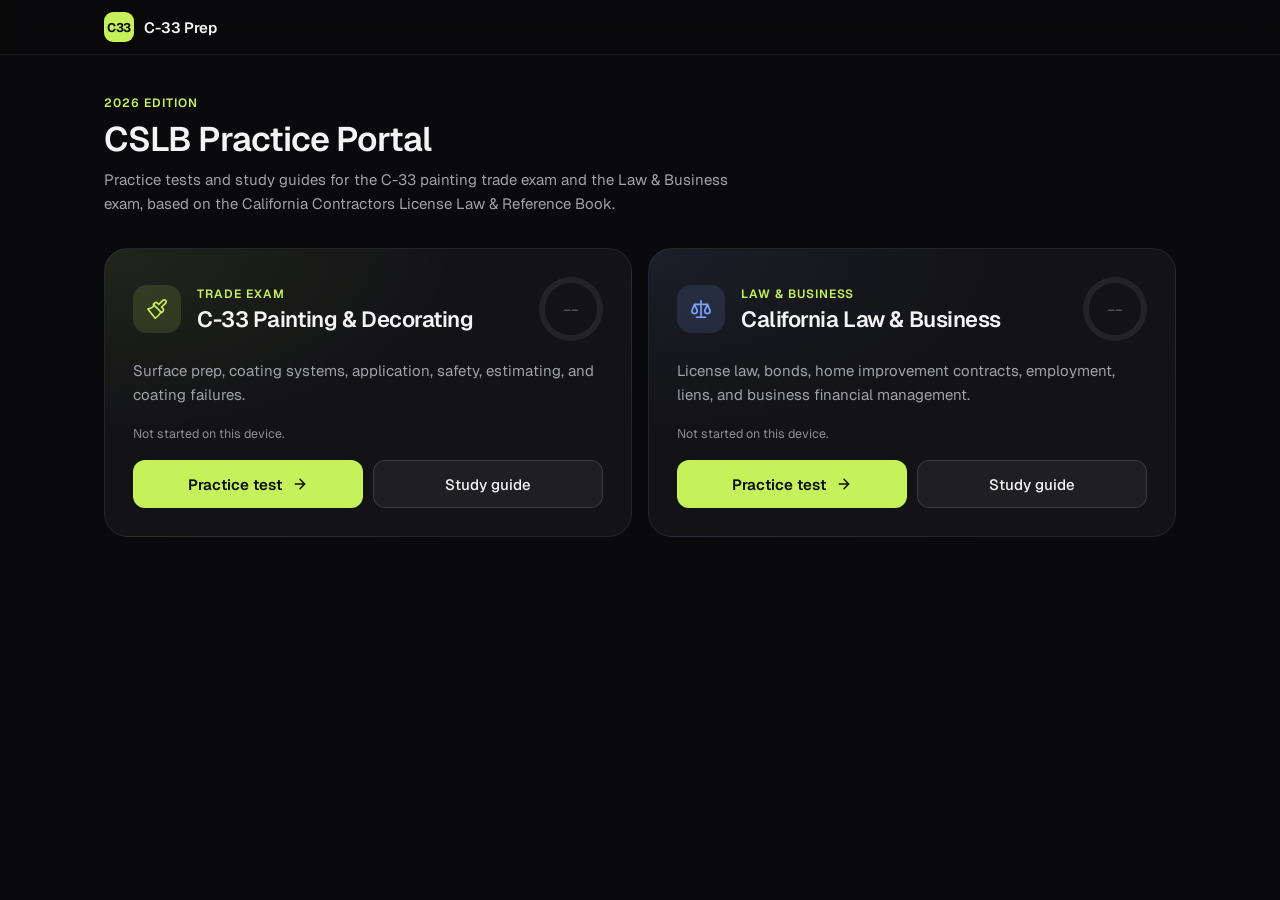
<file: index.html>
<!DOCTYPE html>
<html lang="en">
<head>
<meta charset="UTF-8">
<meta name="viewport" content="width=device-width, initial-scale=1.0">
<title>CSLB Practice Portal</title>
<link rel="manifest" href="/manifest.json">
<link rel="apple-touch-icon" href="/icon-192.svg">
<meta name="theme-color" content="#0A0A0C">
<meta name="mobile-web-app-capable" content="yes">
<meta name="apple-mobile-web-app-capable" content="yes">
<meta name="apple-mobile-web-app-status-bar-style" content="black-translucent">
<meta name="apple-mobile-web-app-title" content="CSLB Prep">
<link rel="preconnect" href="https://fonts.googleapis.com">
<link rel="preconnect" href="https://fonts.gstatic.com" crossorigin>
<link href="https://fonts.googleapis.com/css2?family=Geist:wght@400;500;600;700&family=Geist+Mono:wght@500;600&display=swap" rel="stylesheet">
<link rel="stylesheet" href="/theme.css">
</head>
<body>
<header class="app-header">
  <div class="app-header-in">
    <a class="brand" href="index.html"><span class="brand-mark">C33</span><span class="brand-name">C-33 Prep</span></a>
  </div>
</header>

<main class="wrap">
  <div class="page-head">
    <span class="eyebrow">2026 edition</span>
    <h1>CSLB Practice Portal</h1>
    <p>Practice tests and study guides for the C-33 painting trade exam and the Law &amp; Business exam, based on the California Contractors License Law &amp; Reference Book.</p>
  </div>

  <div class="dash-grid">
    <section class="card exam-card" style="--c:#C5F25A">
      <div class="exam-head">
        <span class="t-icon"><svg class="ic" viewBox="0 0 24 24" aria-hidden="true"><path d="M18.37 2.63 14 7l-1.59-1.59a2 2 0 0 0-2.82 0L8 7l9 9 1.59-1.59a2 2 0 0 0 0-2.82L17 10l4.37-4.37a2.12 2.12 0 1 0-3-3Z"/><path d="M9 8c-2 3-4 3.5-7 4l8 10c2-1 6-5 6-7"/></svg></span>
        <div class="exam-title">
          <span class="eyebrow">Trade exam</span>
          <h2>C-33 Painting &amp; Decorating</h2>
        </div>
        <div class="mini-ring none" id="ready-c33" style="--pct:0" title="Readiness"><span>--</span></div>
      </div>
      <p>Surface prep, coating systems, application, safety, estimating, and coating failures.</p>
      <div class="exam-meta" id="meta-c33">Not started on this device.</div>
      <div class="exam-actions">
        <a class="btn btn-lime btn-lg" href="c33-trade-test.html">Practice test <svg class="ic" viewBox="0 0 24 24" aria-hidden="true"><path d="M5 12h14"/><path d="m12 5 7 7-7 7"/></svg></a>
        <a class="btn btn-ghost btn-lg" href="c33-trade-study-guide.html">Study guide</a>
      </div>
    </section>

    <section class="card exam-card" style="--c:#7DA2FF">
      <div class="exam-head">
        <span class="t-icon"><svg class="ic" viewBox="0 0 24 24" aria-hidden="true"><path d="M12 3v18"/><path d="M7 21h10"/><path d="M5 7h14"/><path d="m5 7-3 7a3 3 0 0 0 6 0z"/><path d="m19 7-3 7a3 3 0 0 0 6 0z"/></svg></span>
        <div class="exam-title">
          <span class="eyebrow">Law &amp; Business</span>
          <h2>California Law &amp; Business</h2>
        </div>
        <div class="mini-ring none" id="ready-lawbiz" style="--pct:0" title="Readiness"><span>--</span></div>
      </div>
      <p>License law, bonds, home improvement contracts, employment, liens, and business financial management.</p>
      <div class="exam-meta" id="meta-lawbiz">Not started on this device.</div>
      <div class="exam-actions">
        <a class="btn btn-lime btn-lg" href="law-and-business-test.html">Practice test <svg class="ic" viewBox="0 0 24 24" aria-hidden="true"><path d="M5 12h14"/><path d="m12 5 7 7-7 7"/></svg></a>
        <a class="btn btn-ghost btn-lg" href="law-and-business-study-guide.html">Study guide</a>
      </div>
    </section>
  </div>
</main>

<script>
// Readiness per exam, read from the store progress.js keeps on this device
// (synced copies land here too once a test page has synced).
(function () {
  var PASS = { c33: 73, lawbiz: 70 };
  var MASTERY_STREAK = 2; // matches progress.js
  var store = null;
  try { store = JSON.parse(localStorage.getItem('cslb-progress-v2') || 'null'); } catch (e) {}
  if (!store || !store.progress) return;

  Object.keys(PASS).forEach(function (exam) {
    var answers = 0, wrong = 0, review = 0, tried = 0;
    Object.keys(store.progress).forEach(function (qid) {
      var r = store.progress[qid];
      if (!r || r.exam !== exam || !r.seen) return;
      tried++;
      answers += r.seen;
      wrong += r.wrong;
      if (r.wrong > 0 && r.streak < MASTERY_STREAK) review++;
    });
    if (!answers) return;
    var pct = Math.round(((answers - wrong) / answers) * 100);
    var ring = document.getElementById('ready-' + exam);
    ring.className = 'mini-ring' + (pct >= PASS[exam] ? '' : ' low');
    ring.style.setProperty('--pct', pct);
    ring.firstChild.textContent = pct + '%';
    ring.title = 'Readiness ' + pct + '% (pass ' + PASS[exam] + '%)';
    document.getElementById('meta-' + exam).textContent =
      tried + (tried === 1 ? ' question' : ' questions') + ' tried · ' + (review ? review + ' to review' : 'nothing to review') + ' · pass mark ' + PASS[exam] + '%';
  });
})();
</script>
<script src="/pwa.js"></script>
</body>
</html>
</file>
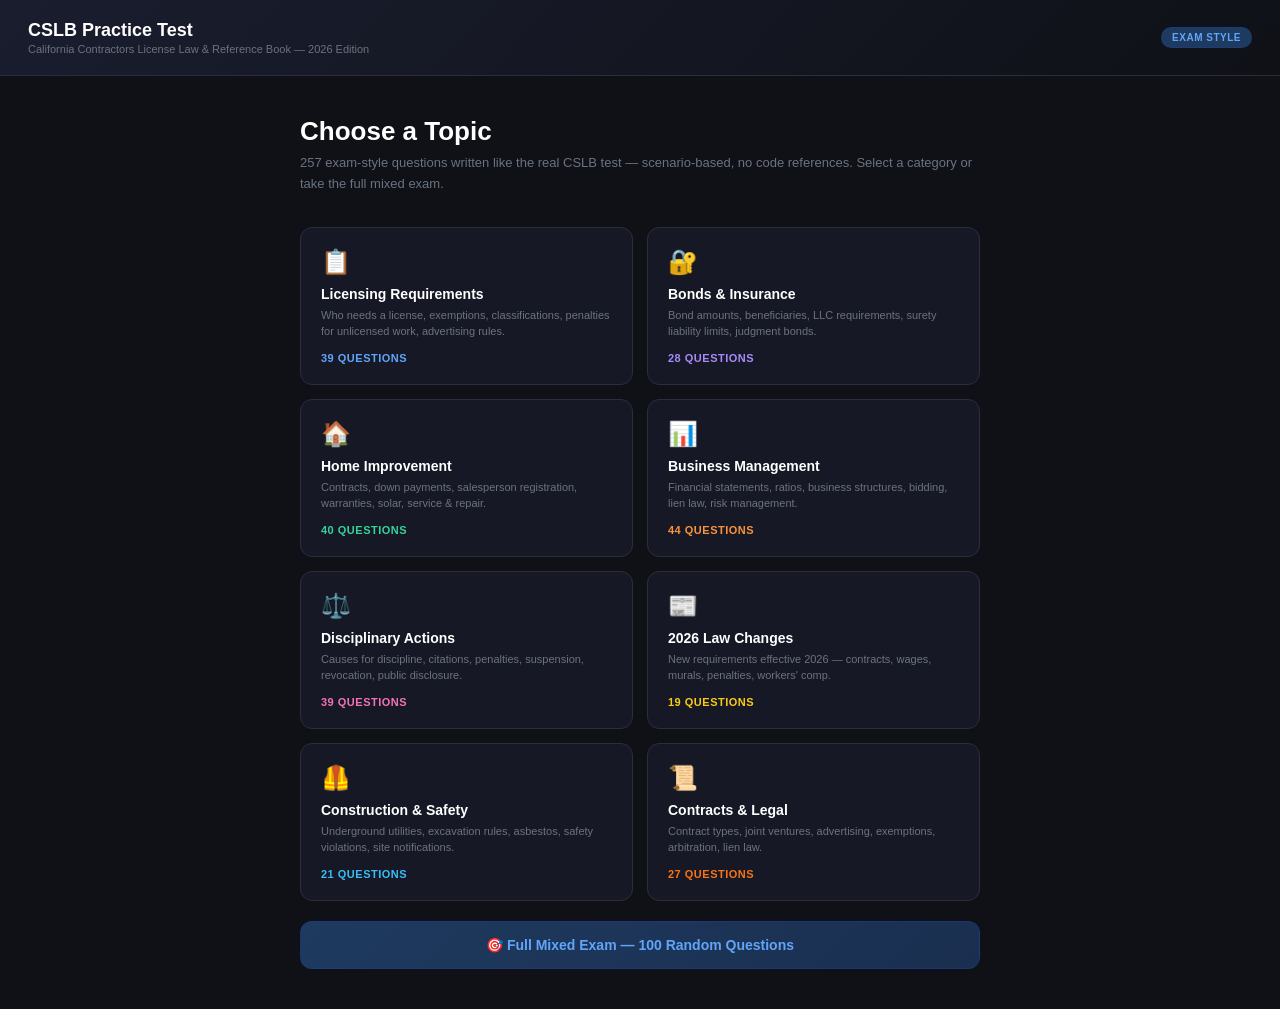
<file: Index.html>
<!DOCTYPE html>
<html lang="en">
<head>
<meta charset="UTF-8">
<meta name="viewport" content="width=device-width, initial-scale=1.0">
<title>CSLB Practice Test — 2026 Edition</title>
<style>
*{box-sizing:border-box;margin:0;padding:0}
body{font-family:-apple-system,BlinkMacSystemFont,'Segoe UI',sans-serif;background:#0f1117;color:#e8eaf0;min-height:100vh}
.header{background:linear-gradient(135deg,#1a1d2e 0%,#0f1117 100%);border-bottom:1px solid #2a2d3e;padding:20px 28px;display:flex;align-items:center;justify-content:space-between}
.header h1{font-size:18px;font-weight:700;color:#fff}.header p{font-size:11px;color:#6b7280;margin-top:2px}
.badge{background:#1e3a5f;color:#60a5fa;font-size:10px;font-weight:700;padding:4px 10px;border-radius:20px;border:1px solid #1e40af44;letter-spacing:.5px;text-transform:uppercase;white-space:nowrap}
#hub{max-width:720px;margin:40px auto;padding:0 20px}
.hub-title{font-size:26px;font-weight:800;color:#fff;margin-bottom:6px}
.hub-sub{color:#6b7280;font-size:13px;margin-bottom:32px;line-height:1.6}
.category-grid{display:grid;grid-template-columns:1fr 1fr;gap:14px}
@media(max-width:580px){.category-grid{grid-template-columns:1fr}}
.cat-card{background:#161925;border:1px solid #2a2d3e;border-radius:12px;padding:20px;cursor:pointer;transition:all .18s;position:relative;overflow:hidden}
.cat-card::before{content:'';position:absolute;top:0;left:0;right:0;height:2px;background:var(--accent);opacity:0;transition:opacity .18s}
.cat-card:hover{border-color:#3a3d50;transform:translateY(-2px);box-shadow:0 8px 32px rgba(0,0,0,.4)}
.cat-card:hover::before{opacity:1}
.cat-icon{font-size:24px;margin-bottom:10px;display:block}
.cat-name{font-size:14px;font-weight:700;color:#fff;margin-bottom:5px}
.cat-desc{font-size:11px;color:#6b7280;line-height:1.5}
.cat-count{margin-top:12px;font-size:11px;font-weight:700;color:var(--accent);text-transform:uppercase;letter-spacing:.5px}
.full-btn{display:block;width:100%;margin-top:20px;padding:15px;background:linear-gradient(135deg,#1e3a5f,#1a2f50);border:1px solid #1e40af55;border-radius:12px;color:#60a5fa;font-size:14px;font-weight:700;cursor:pointer;text-align:center;transition:all .18s}
.full-btn:hover{background:linear-gradient(135deg,#1e40af33,#1e3a5f);transform:translateY(-1px)}
#quiz{display:none;max-width:660px;margin:32px auto;padding:0 20px 80px}
.quiz-meta{display:flex;align-items:center;justify-content:space-between;margin-bottom:24px}
.back-btn{background:none;border:1px solid #2a2d3e;color:#9ca3af;padding:7px 13px;border-radius:8px;cursor:pointer;font-size:12px;transition:all .15s}
.back-btn:hover{color:#fff;border-color:#3a3d50}
.progress-wrap{flex:1;margin:0 14px}
.progress-label{font-size:11px;color:#6b7280;margin-bottom:5px;text-align:right}
.progress-bar{height:3px;background:#2a2d3e;border-radius:4px;overflow:hidden}
.progress-fill{height:100%;background:linear-gradient(90deg,#3b82f6,#60a5fa);border-radius:4px;transition:width .3s ease}
.score-chip{background:#1e3a5f;border:1px solid #1e40af44;border-radius:8px;padding:5px 11px;font-size:11px;font-weight:700;color:#60a5fa;white-space:nowrap}
.q-card{background:#161925;border:1px solid #2a2d3e;border-radius:14px;padding:24px;margin-bottom:16px}
.q-tag{display:inline-block;font-size:10px;font-weight:700;letter-spacing:.8px;text-transform:uppercase;color:var(--accent,#60a5fa);background:rgba(96,165,250,.08);border:1px solid rgba(96,165,250,.15);padding:3px 9px;border-radius:20px;margin-bottom:12px}
.q-text{font-size:15px;font-weight:600;color:#f0f2f8;line-height:1.55;margin-bottom:20px}
.options{display:flex;flex-direction:column;gap:9px}
.opt{display:flex;align-items:flex-start;gap:11px;padding:12px 14px;background:#0f1117;border:1px solid #2a2d3e;border-radius:10px;cursor:pointer;transition:all .15s;text-align:left;width:100%}
.opt:hover:not(.revealed){background:#1a1d2e;border-color:#3a3d50}
.opt.correct{background:#052e16;border-color:#16a34a}
.opt.wrong{background:#2a0a0a;border-color:#dc2626}
.opt.faded{opacity:.35}
.opt-letter{width:24px;height:24px;border-radius:50%;background:#2a2d3e;display:flex;align-items:center;justify-content:center;font-size:11px;font-weight:700;color:#9ca3af;flex-shrink:0;margin-top:1px}
.opt.correct .opt-letter{background:#16a34a;color:#fff}
.opt.wrong .opt-letter{background:#dc2626;color:#fff}
.opt-text{font-size:13px;color:#d1d5db;line-height:1.45}
.opt.correct .opt-text,.opt.wrong .opt-text{color:#fff}
.explanation{margin-top:14px;padding:13px 15px;background:#0d1f3c;border:1px solid #1e3a5f;border-radius:10px;font-size:12px;color:#93c5fd;line-height:1.55;display:none}
.explanation strong{color:#60a5fa}
.explanation.show{display:block}
.next-btn{display:none;width:100%;margin-top:16px;padding:13px;background:#1e3a5f;border:1px solid #1e40af55;border-radius:10px;color:#60a5fa;font-size:13px;font-weight:700;cursor:pointer;transition:all .15s}
.next-btn:hover{background:#1e40af44}
#results{display:none;max-width:580px;margin:48px auto;padding:0 20px;text-align:center}
.result-score{font-size:68px;font-weight:900;line-height:1;margin-bottom:6px}
.result-score.pass{color:#4ade80}.result-score.fail{color:#f87171}
.result-label{font-size:13px;color:#6b7280;margin-bottom:28px}
.result-card{background:#161925;border:1px solid #2a2d3e;border-radius:14px;padding:22px;margin-bottom:14px;text-align:left}
.result-card h3{font-size:12px;font-weight:700;color:#9ca3af;letter-spacing:.5px;text-transform:uppercase;margin-bottom:12px}
.result-row{display:flex;justify-content:space-between;align-items:center;padding:7px 0;border-bottom:1px solid #1f2235;font-size:13px}
.result-row:last-child{border-bottom:none}
.result-row .label{color:#9ca3af}.result-row .val{font-weight:700;color:#fff}
.result-row .val.correct{color:#4ade80}.result-row .val.wrong{color:#f87171}
.restart-btn{display:block;width:100%;padding:15px;background:linear-gradient(135deg,#1e3a5f,#1a2f50);border:1px solid #1e40af55;border-radius:12px;color:#60a5fa;font-size:14px;font-weight:700;cursor:pointer;margin-top:8px;transition:all .15s}
.restart-btn:hover{background:#1e40af33}
.cat-btn{background:#161925;border:1px solid #2a2d3e;border-radius:12px;padding:14px;width:100%;color:#d1d5db;font-size:13px;font-weight:600;cursor:pointer;margin-top:8px;transition:all .15s}
.cat-btn:hover{border-color:#3a3d50;color:#fff}
</style>
</head>
<body>
<div class="header">
  <div><h1>CSLB Practice Test</h1><p>California Contractors License Law & Reference Book — 2026 Edition</p></div>
  <span class="badge">Exam Style</span>
</div>
<div id="hub">
  <h2 class="hub-title">Choose a Topic</h2>
  <p class="hub-sub">257 exam-style questions written like the real CSLB test — scenario-based, no code references. Select a category or take the full mixed exam.</p>
  <div class="category-grid">
    <div class="cat-card" style="--accent:#60a5fa" onclick="startQuiz('licensing')"><span class="cat-icon">📋</span><div class="cat-name">Licensing Requirements</div><div class="cat-desc">Who needs a license, exemptions, classifications, penalties for unlicensed work, advertising rules.</div><div class="cat-count" style="color:#60a5fa">39 questions</div></div>
    <div class="cat-card" style="--accent:#a78bfa" onclick="startQuiz('bonds')"><span class="cat-icon">🔐</span><div class="cat-name">Bonds & Insurance</div><div class="cat-desc">Bond amounts, beneficiaries, LLC requirements, surety liability limits, judgment bonds.</div><div class="cat-count" style="color:#a78bfa">28 questions</div></div>
    <div class="cat-card" style="--accent:#34d399" onclick="startQuiz('home_improvement')"><span class="cat-icon">🏠</span><div class="cat-name">Home Improvement</div><div class="cat-desc">Contracts, down payments, salesperson registration, warranties, solar, service & repair.</div><div class="cat-count" style="color:#34d399">40 questions</div></div>
    <div class="cat-card" style="--accent:#fb923c" onclick="startQuiz('business')"><span class="cat-icon">📊</span><div class="cat-name">Business Management</div><div class="cat-desc">Financial statements, ratios, business structures, bidding, lien law, risk management.</div><div class="cat-count" style="color:#fb923c">44 questions</div></div>
    <div class="cat-card" style="--accent:#f472b6" onclick="startQuiz('discipline')"><span class="cat-icon">⚖️</span><div class="cat-name">Disciplinary Actions</div><div class="cat-desc">Causes for discipline, citations, penalties, suspension, revocation, public disclosure.</div><div class="cat-count" style="color:#f472b6">39 questions</div></div>
    <div class="cat-card" style="--accent:#facc15" onclick="startQuiz('new_laws')"><span class="cat-icon">📰</span><div class="cat-name">2026 Law Changes</div><div class="cat-desc">New requirements effective 2026 — contracts, wages, murals, penalties, workers' comp.</div><div class="cat-count" style="color:#facc15">19 questions</div></div>
    <div class="cat-card" style="--accent:#38bdf8" onclick="startQuiz('construction_safety')"><span class="cat-icon">🦺</span><div class="cat-name">Construction & Safety</div><div class="cat-desc">Underground utilities, excavation rules, asbestos, safety violations, site notifications.</div><div class="cat-count" style="color:#38bdf8">21 questions</div></div>
    <div class="cat-card" style="--accent:#f97316" onclick="startQuiz('contracts_law')"><span class="cat-icon">📜</span><div class="cat-name">Contracts & Legal</div><div class="cat-desc">Contract types, joint ventures, advertising, exemptions, arbitration, lien law.</div><div class="cat-count" style="color:#f97316">27 questions</div></div>
  </div>
  <button class="full-btn" onclick="startQuiz('all')">🎯 Full Mixed Exam — 100 Random Questions</button>
</div>
<div id="quiz">
  <div class="quiz-meta">
    <button class="back-btn" onclick="goHub()">← Back</button>
    <div class="progress-wrap">
      <div class="progress-label" id="prog-label">Question 1 of 39</div>
      <div class="progress-bar"><div class="progress-fill" id="prog-fill" style="width:0%"></div></div>
    </div>
    <div class="score-chip" id="score-chip">0 / 0</div>
  </div>
  <div class="q-card">
    <div class="q-tag" id="q-tag">Licensing</div>
    <div class="q-text" id="q-text"></div>
    <div class="options" id="q-options"></div>
    <div class="explanation" id="q-explanation"></div>
  </div>
  <button class="next-btn" id="next-btn" onclick="nextQuestion()">Next Question →</button>
</div>
<div id="results">
  <div class="result-score" id="res-score"></div>
  <div class="result-label" id="res-label"></div>
  <div class="result-card">
    <h3>Summary</h3>
    <div class="result-row"><span class="label">Correct</span><span class="val correct" id="res-correct"></span></div>
    <div class="result-row"><span class="label">Incorrect</span><span class="val wrong" id="res-wrong"></span></div>
    <div class="result-row"><span class="label">Total Questions</span><span class="val" id="res-total"></span></div>
    <div class="result-row"><span class="label">Passing Score</span><span class="val">70%</span></div>
  </div>
  <button class="restart-btn" id="res-retry">🔄 Retry This Section</button>
  <button class="cat-btn" onclick="goHub()">← Choose Another Topic</button>
</div>
<script>
const Q={
licensing:[
{q:"CSLB was established in 1929 under what original name?",opts:["The State Building Bureau","The Contractors License Bureau","The Department of Contractor Standards","The California Trade Commission"],ans:1,exp:"CSLB was established in 1929 as the Contractors License Bureau under the Department of Professional and Vocational Standards. It is now part of the Department of Consumer Affairs."},
{q:"How many license classifications does CSLB currently regulate?",opts:["32","38","45","52"],ans:2,exp:"CSLB licenses and regulates contractors in 45 license classifications, with approximately 285,000 contractor licenses in the state."},
{q:"The CSLB board has 15 members. How many are appointed by the Governor?",opts:["8","9","11","13"],ans:2,exp:"The Governor makes 11 of the 15 board appointments; the remaining 4 are made by the Legislature. The board includes 9 public members, 5 contractors, and 1 labor representative."},
{q:"A homeowner wants to remodel their primary residence themselves without a contractor's license. How long must they have lived in the home before completing the work to qualify for this exemption?",opts:["6 months","12 months","24 months","No minimum — any homeowner qualifies"],ans:1,exp:"The owner-builder exemption for a principal residence requires the homeowner to have actually resided there for 12 months prior to completion of the work, among other conditions."},
{q:"A neighbor offers to patch your driveway for $800 and has no contractor's license. Are they required to have one?",opts:["No, because the price is under $1,000","Yes, because all work on residential property requires a license","Yes, unless the work does not require a building permit AND the contract is under $1,000","No, driveway work is always exempt"],ans:2,exp:"The small-job exemption applies only when the aggregate contract price is under $1,000, the work is casual and inconsequential, AND it does not require a building permit. The exemption also does not apply if the person advertises as a contractor or employs others to help."},
{q:"A person takes on a small job under $1,000 but posts flyers advertising as a 'local contractor.' Does the small-job exemption still apply?",opts:["Yes, the dollar amount still qualifies them","No — advertising as a contractor eliminates the small-job exemption","Yes, as long as they do the work themselves","Only if the flyers are distributed to fewer than 10 homes"],ans:1,exp:"The small-job exemption does not apply if the person advertises or puts out any sign or card indicating they are a contractor, regardless of the job's dollar amount."},
{q:"A licensed architect designs and oversees construction on a project. Must they also hold a contractor's license?",opts:["Yes, any person managing construction must be licensed","No — a licensed architect acting solely in their professional capacity is exempt from contractor licensing","Only if the project value exceeds $500,000","Yes, unless they hire a licensed general contractor"],ans:1,exp:"Licensed architects and registered civil or professional engineers acting solely within their professional capacity are specifically exempt from contractor licensing requirements."},
{q:"A person works as a salaried employee for a licensed contractor. Do they need their own contractor's license?",opts:["Yes, every person involved in construction must be individually licensed","No — employees receiving wages as their sole compensation are generally exempt, except for home improvement salespeople","Yes, if they earn more than $75,000 per year","Only if they supervise other workers"],ans:1,exp:"Employees who receive wages as their sole compensation and do not independently run a business are generally exempt from licensing requirements — with an important exception for those who solicit home improvement contracts."},
{q:"Someone contracts to build a deck without a license and gets caught for the first time. What is the maximum possible jail sentence?",opts:["30 days","6 months","1 year","No jail — first offense is civil only"],ans:1,exp:"A first conviction for unlicensed contracting is punishable by a fine up to $5,000 and/or imprisonment in county jail not exceeding six months."},
{q:"A contractor has been convicted of unlicensed contracting three times. What is the mandatory minimum jail time for the third conviction?",opts:["30 days","60 days","90 days","180 days"],ans:2,exp:"A third or subsequent conviction carries a mandatory minimum of 90 days in county jail, plus a fine of at least $5,000 up to the greater of $10,000 or 20% of the contract price."},
{q:"An unlicensed person runs an ad saying 'Cheap Remodels — Call Now!' What is the minimum fine just for the illegal advertising?",opts:["$200","$700","$1,500","$5,000"],ans:1,exp:"Advertising for contracting work without a valid license is punishable by a fine of not less than $700 and not more than $1,000, in addition to any other criminal punishment imposed."},
{q:"A contractor uses a false license number in their bid documents intending to defraud a client. What is the maximum fine?",opts:["$1,000","$5,000","$10,000","$25,000"],ans:2,exp:"Willfully using a contractor's license number that does not correspond to a valid license held by that person, with intent to defraud, is punishable by a fine up to $10,000, and/or imprisonment in state prison or county jail up to one year."},
{q:"Two licensed contractors form a joint venture and bid on a project together. One partner's license lapses mid-project. What happens to the joint venture license?",opts:["It continues for 30 days while the partner renews","It is automatically suspended by operation of law","It transfers solely to the active partner","Nothing — a joint venture license is independent"],ans:1,exp:"A joint venture license is automatically suspended by operation of law during any period in which any member of the joint venture does not hold a current, active license in good standing."},
{q:"A homeowner refuses to pay a contractor, who then tries to sue for the money. The contractor turns out to have been unlicensed during the entire job. What is the likely outcome?",opts:["The contractor can collect because the work was done","The contractor cannot bring any action to collect compensation regardless of the quality of work","The contractor can collect up to 50% of the contract price","The contractor can collect only for materials, not labor"],ans:1,exp:"An unlicensed contractor may not bring or maintain any action to recover compensation for work requiring a license — regardless of the merits of the claim. Licensure at all times during performance is required to pursue payment in court."},
{q:"A homeowner paid $15,000 to an unlicensed contractor who did shoddy work. Can the homeowner get their money back?",opts:["Only if they can prove the work was defective","No — they signed a contract so they are bound by it","Yes — they may bring an action to recover ALL compensation paid to the unlicensed contractor","Only up to $12,500 through small claims court"],ans:2,exp:"A person who uses an unlicensed contractor may bring an action in any court to recover all compensation paid to the unlicensed contractor for any work requiring a license."},
{q:"An unlicensed contractor swoops in after a wildfire to offer roof repairs. How does this affect the penalty?",opts:["No difference — standard unlicensed contracting penalties apply","The fine increases because of the disaster context, up to $10,000, and may include state prison time","The contractor gets a warning only because of the emergency situation","The homeowner bears responsibility for hiring them"],ans:1,exp:"Unlicensed contracting connected to disaster repairs after a Governor-proclaimed state of emergency carries a maximum fine of $10,000 and may include imprisonment of up to 3 years in state prison (or up to 1 year in county jail), or both."},
{q:"What type of work is a General Engineering (A) contractor primarily licensed to perform?",opts:["Custom home construction","Fixed works requiring specialized engineering — highways, dams, tunnels, sewers, bridges, pipelines","Remodeling and additions to existing structures","Specialty trade work like plumbing or electrical"],ans:1,exp:"A General Engineering (A) contractor's principal business involves fixed works requiring specialized engineering knowledge: highways, dams, tunnels, sewers, bridges, airports, pipelines, refineries, and similar large-scale infrastructure."},
{q:"A General Building (B) contractor wants to take a prime contract on a project that involves only plumbing work. May they do this?",opts:["Yes, a B-license covers all construction","No — a B-license requires at least two unrelated building trades; a single trade requires the appropriate specialty license","Yes, but only if the project is under $50,000","Yes, as long as they subcontract the plumbing to a licensed C-36"],ans:1,exp:"A General Building (B) contractor's license requires work involving at least two unrelated building trades. For a project involving only a single specialty trade, the B-contractor must either hold that specialty classification or subcontract to one who does."},
{q:"A contractor's license was suspended for failure to pay a civil penalty. The contractor continues working on a project. What are they guilty of?",opts:["A civil infraction only","A misdemeanor","Nothing, because the suspension hasn't been formally communicated","A felony if the project value exceeds $10,000"],ans:1,exp:"Performing contracting work under a license that is suspended for failure to pay a civil penalty or comply with an order of correction is a misdemeanor."},
{q:"CSLB denies a license application. How long must the applicant generally wait before reapplying?",opts:["6 months","1 year","2 years","5 years"],ans:1,exp:"When the board denies an application, it must inform the applicant of the earliest reapplication date, which is generally one year from the effective date of the denial, unless the board prescribes an earlier date."},
{q:"CSLB discovers that an unlicensed contractor performed work on a project 5 years ago and a complaint was just filed. Can CSLB still issue a citation?",opts:["No — the 3-year limit has passed","No — the 4-year limit from the act has passed","Yes — if the complaint was filed within 18 months of the act, CSLB has whichever deadline is later","Yes — there is no time limit for unlicensed activity"],ans:2,exp:"CSLB may issue a citation for unlicensed contracting within four years after the act, OR within 18 months after the date the complaint was filed — whichever is LATER. So a recent complaint can still be valid even years after the work."},
{q:"A licensed contractor is the prime on a home renovation project. What statement must appear in at least 10-point type in their written contract?",opts:["A statement about the contractor's bond amount","A CSLB consumer protection notice stating that CSLB investigates complaints filed within 4 years (10 years for latent structural defects)","A statement listing all subcontractors and their license numbers","A statement about the contractor's workers' compensation carrier"],ans:1,exp:"Every prime contractor must include a CSLB notice in at least 10-point type informing the customer that CSLB regulates contractors and has jurisdiction to investigate complaints filed within four years (or 10 years for latent structural defects), along with CSLB's contact information."},
{q:"A contractor has had their license suspended twice in the past 8 years for violations. They now want to sign a new residential contract. What additional disclosure is required?",opts:["None — past discipline is confidential","They must disclose both suspensions in the contract before signing","They must post a surety bond double the normal amount","They must submit the contract to CSLB for pre-approval"],ans:1,exp:"A contractor with two or more license suspensions or revocations within an eight-year period must disclose this history in a document provided to the customer before entering into a contract for work on residential property with four or fewer units."},
{q:"An owner wants to build four single-family homes for sale this year and hire licensed subcontractors for each trade directly, without using a general contractor. Is this allowed?",opts:["No — selling more than 2 homes per year requires a general contractor's license","Yes — an owner may directly hire licensed subcontractors for up to 4 single-family homes per calendar year intended for sale","Yes — there is no limit on owner-builder homes for sale","No — any home built for sale requires a licensed general contractor"],ans:1,exp:"An owner who directly contracts with licensed subcontractors (rather than using a general contractor) may build for sale without a license, but the exemption is capped at no more than four single-family structures intended or offered for sale in a calendar year."},
{q:"A person who used to be an RME for a licensed corporation wants to now work on their own as a contractor without getting their own license. Is this legal?",opts:["Yes, their prior experience qualifies them to work independently","No — former officers, directors, partners, and RMEs of licensed firms are prohibited from acting individually as contractors without their own license","Yes, as long as they work only on residential projects under $10,000","Yes, for up to one year after leaving the firm"],ans:1,exp:"The law specifically prohibits persons who were partners, officers, directors, managers, RMEs, RMMs, or RMOs of a licensed firm from individually acting as a contractor without having their own license in good standing."},
],
bonds:[
{q:"What is the required contractor's license bond amount that every licensee must maintain?",opts:["$10,000","$15,000","$25,000","$50,000"],ans:2,exp:"Every licensed contractor must maintain a contractor's bond of $25,000 as a condition for issuance, reinstatement, reactivation, renewal, or continued maintenance of a license."},
{q:"A contractor operates as an LLC. In addition to the standard $25,000 contractor's bond, what additional surety bond is required?",opts:["$25,000","$50,000","$75,000","$100,000"],ans:3,exp:"An LLC licensed as a contractor must also file a surety bond of $100,000, which is designed primarily to protect employees from unpaid wages, fringe benefits, and welfare/pension contributions."},
{q:"A homeowner hires a contractor who does shoddy work and violates contractor law. The homeowner files a claim against the contractor's bond. Who are the primary beneficiaries entitled to recover from the bond?",opts:["Only the state of California","Homeowners damaged by license law violations, persons harmed by willful fraud, and employees with unpaid wages","Only subcontractors who weren't paid","CSLB's consumer protection fund"],ans:1,exp:"The contractor's bond protects: homeowners contracting for home improvement on their personal family residence; property owners building a non-sale single-family dwelling; persons damaged by willful violations or fraud; employees with unpaid wages; and entities with unpaid fringe benefits."},
{q:"A property owner sues a contractor for defective work and wins. They want to collect from the contractor's bond. They have no wage claim. How many years do they have to file the action against the bond deposit?",opts:["1 year from the act","2 years from license expiration","3 years from the end of the license period during which the act occurred","5 years from when the damage was discovered"],ans:2,exp:"For non-wage claims, an action against the contractor's bond deposit must be brought within three years after the expiration of the license period during which the act or omission occurred (or three years from license inactivation/cancellation/revocation, whichever is first)."},
{q:"An employee discovers that their contractor-employer hasn't paid their wages. What is the time limit to file a wage claim against the contractor's bond?",opts:["30 days from the missed paycheck","6 months from when the delinquency was discovered, but no later than 2 years from when wages were due","1 year from when the wages were owed","3 years from when the wages were due"],ans:1,exp:"A wage or fringe benefit claim must be brought within six months from the date the delinquency was discovered, but never later than two years from the date the wages were actually due."},
{q:"An applicant was previously cited for unlicensed contracting in a case that caused significant public harm, and that citation became a final order. Can CSLB require a larger bond?",opts:["No — bond amounts are fixed by law","Yes — CSLB may require double the standard bond amount under these circumstances","Yes — CSLB may require triple the standard amount","No — only the courts can increase bond requirements"],ans:1,exp:"When an applicant was convicted of unlicensed contracting or received a final citation for it, AND the violation caused substantial public injury, CSLB may require the applicant to post a bond in twice the normal amount."},
{q:"A contractor places their license on inactive status to take a break from the business. Are they still required to maintain their $25,000 contractor's bond?",opts:["Yes — the bond must always be maintained","No — no bond is required while a license is on inactive status","Yes, but only a $10,000 bond is required while inactive","Yes, but the bond can be suspended for up to 6 months"],ans:1,exp:"A bond is not required while a license is on inactive status. The bond requirement resumes when the license is reactivated."},
{q:"A contractor wants to deposit cash with CSLB instead of getting a surety bond. Their accountant suggests using a certificate of deposit. Is this acceptable?",opts:["Yes — any financial instrument works","Yes — CDs are specifically approved as bond equivalents","No — only surety bonds or a direct cash deposit under the Code of Civil Procedure are acceptable","Yes, if the CD is from a California-chartered bank"],ans:2,exp:"The law specifically prohibits certificates of deposit from satisfying the bond requirement. Only an admitted surety insurer's bond, or a cash deposit made per the specific Code of Civil Procedure provision, is acceptable."},
{q:"The contractor's bond must be executed in favor of which entity?",opts:["The contractor's primary client","The County Recorder of the contractor's home county","The State of California","The CSLB Consumer Affairs Fund"],ans:2,exp:"The contractor's bond must be executed by an admitted surety insurer in favor of the State of California, in a form acceptable to the registrar."},
{q:"A contractor's bond lapses and a new bond is filed with an effective date 60 days earlier. Will the registrar accept the bond as of that earlier date?",opts:["Only if the contractor pays a reinstatement fee","Yes — if received within 90 days of the bond's effective date, the registrar accepts it retroactively","No — bonds are only effective from the date of filing","Only if approved by the surety company"],ans:1,exp:"The registrar will accept a bond as of the effective date shown on the bond if the bond is received within 90 days after that date, and may reinstate the license retroactively to that effective date."},
{q:"A claimant files a civil action against a contractor's bond deposit with CSLB. What happens to the deposit while the lawsuit is pending?",opts:["It is immediately released to the claimant","It cannot be released for any purpose except as determined by the court","It is split equally between CSLB and the claimant","It is transferred to an escrow account"],ans:1,exp:"Once CSLB is notified in writing of a civil action against the deposit, the deposit or any portion thereof cannot be released for any purpose — except as determined by the court."},
{q:"Multiple claimants file claims against a contractor's bond, but the total exceeds the bond amount. How is the money distributed?",opts:["First-come, first-served basis","The homeowner claimant always gets priority and takes all remaining funds","Each claimant receives a proportionate share based on their claim amount","CSLB gets 10% off the top before distribution"],ans:2,exp:"If a bond deposit is insufficient to pay all claims in full, the sum of the bond is distributed to all claimants in proportion to the amount of their respective claims."},
{q:"Aside from the standard contractor's bond, when does a qualifying individual also need to file their own separate bond?",opts:["Always — every qualifier must file their own bond","Only when they qualify for an LLC","When the qualifying individual is neither the proprietor, a general partner, nor a joint licensee","Only when the license is on probation"],ans:2,exp:"A qualifying individual's bond of $25,000 is required when the qualifying individual is neither the proprietor of the business, a general partner in the firm, nor a joint licensee. This is in addition to the standard contractor's bond."},
{q:"An LLC contractor signs a collective bargaining agreement with a union. What does this add to the coverage required under the LLC's additional $100,000 surety bond?",opts:["Nothing additional is required","The bond must also cover welfare fund contributions, pension fund contributions, and apprentice program contributions","The bond amount doubles to $200,000","The bond must also cover unemployment insurance contributions"],ans:1,exp:"When an LLC is party to a collective bargaining agreement, the $100,000 bond must additionally cover welfare fund contributions, pension fund contributions, and apprentice program contributions — beyond just employee wages and fringe benefits."},
{q:"A contractor's license was revoked due to multiple violations. As a condition of getting it back, a disciplinary bond is required. How long must this bond stay on file?",opts:["6 months","1 year","At least 2 years (and longer if the registrar requires)","Until the contractor completes a mandatory training course"],ans:2,exp:"A disciplinary bond must remain on file with the registrar for at least two years, plus any additional time determined by the registrar. The bond period only counts while the license is current, active, and in good standing."},
{q:"A contractor gets a civil penalty assessed against them. Can CSLB use the contractor's license bond to pay the penalty?",opts:["Yes — that is the primary purpose of the bond","Yes, but only up to $7,500","No — contractor bonds are specifically exempt from civil penalty payment orders","Yes, if the contractor has no other assets"],ans:2,exp:"No order for payment of a civil penalty may be made against any bond required under the contractor licensing articles. Bonds are expressly protected from being used to satisfy civil penalty orders."},
{q:"A contractor files a stop notice on a construction lender. The contractor wants the notice to be binding on the lender. What is required?",opts:["A written letter from the contractor's attorney","A bonded stop notice — the bond must equal 1¼ times the claim amount","A court order authorizing the stop notice","A copy of the original contract filed with the notice"],ans:1,exp:"To bind a construction lender, a stop notice must be bonded. The bond accompanying the stop notice to any construction lender must be in a sum equal to 1¼ times the amount of the claim."},
{q:"A contractor advertises their services with the phrase 'fully bonded!' referring to their required license bond. Is this a problem?",opts:["No — contractors are encouraged to advertise their bond status","Yes — advertising any reference to the required license bond is a ground for license suspension","Only if the claim is false","Only if the bond is less than $25,000"],ans:1,exp:"Any reference by a contractor in their advertising, soliciting, or other public presentments to any bond required to be filed under the contractor licensing law is a ground for suspension of the license."},
{q:"When a payment bond is used on a construction project, what does it replace as security for mechanics lien claimants?",opts:["The contractor's license bond","The project's performance bond","Real property — the bond substitutes as security instead of the land itself","The owner's title insurance policy"],ans:2,exp:"A payment bond substitutes the bond as security instead of real property, protecting claimants against mechanics liens. Claimants who could file a mechanics lien may instead file a claim against the payment bond."},
{q:"An LLC contractor has 7 people on the personnel of record. What is the minimum liability insurance required?",opts:["$1,000,000","$1,200,000","$1,500,000","$5,000,000"],ans:1,exp:"For an LLC with 5 or fewer personnel of record, the minimum is $1,000,000. For more than 5, add $100,000 per additional person. With 7 personnel (2 over 5), the minimum is $1,000,000 + $200,000 = $1,200,000."},
{q:"A contractor with an unsatisfied final judgment fails to notify CSLB within 90 days. What happens automatically?",opts:["CSLB sends a formal warning letter","The license is automatically suspended on the date CSLB becomes aware of the judgment","CSLB initiates a formal disciplinary hearing","The contractor must appear at a CSLB board meeting"],ans:1,exp:"If a licensee fails to notify the registrar of an unsatisfied final judgment within 90 days, the license is automatically suspended on the date the registrar is informed or becomes aware of the judgment."},
{q:"A contractor applies for a blanket performance and payment bond approval. To qualify, their reviewed financial statements must show which minimum ratio?",opts:["A debt-to-equity ratio of 1:1","A quick ratio of at least 1:1, or in lieu thereof, a current ratio of at least 2:1","A profit margin of at least 10%","A current ratio of at least 1:1"],ans:1,exp:"To qualify for blanket performance and payment bond approval, the licensee's financial statements must show a quick ratio of at least 1:1 — or, alternatively, a current ratio of at least 2:1 — for each year-end statement reviewed."},
{q:"An LLC is denied a surety bond solely because of the owner's national origin. What remedy is available?",opts:["The LLC may file a complaint with CSLB only","The person denied may sue for actual damages plus $250 per offense","The LLC may appeal to the Director of Consumer Affairs","No legal remedy exists since bond companies are private"],ans:1,exp:"Denying a contractor's license bond solely because of race, religious creed, color, national origin, ancestry, or sex is illegal. The violator is liable for the actual damages suffered plus $250 per offense."},
{q:"A contractor fails to maintain their required bond and the bond lapses. What happens to their license?",opts:["The license enters a 90-day cure period","The license is immediately and automatically subject to suspension or revocation","The license is downgraded to inactive status","Nothing — CSLB sends a reminder and gives 30 days to comply"],ans:1,exp:"If a licensee fails to maintain a sufficient bond, the license is subject to suspension or revocation under the applicable Code of Civil Procedure provision."},
{q:"An aggregate surety liability limit applies to wage and fringe benefit claims against a standard contractor's bond. What is that limit?",opts:["$2,000","$4,000","$7,500","$10,000"],ans:1,exp:"The aggregate liability of a surety on wage and fringe benefit claims against a standard contractor's bond (not a disciplinary bond) shall not exceed $4,000. If multiple claimants exceed this, the sum is distributed proportionally."},
{q:"A contractor has not repaid the surety after the surety paid out a claim on their bond. Can the contractor's license be renewed?",opts:["Yes — the surety's reimbursement claim is a separate matter","No — a license may not be renewed, reissued, or reinstated while a judgment or admitted claim in excess of the bond remains unsatisfied","Yes, if the contractor pays a reinstatement fee","Only if the contractor posts an additional bond"],ans:1,exp:"No license may be renewed, reissued, or reinstated while a judgment or admitted claim in excess of the bond amount remains unsatisfied."},
{q:"A licensee wants to apply for a blanket performance and payment bond. How long must they have been continuously licensed and active in California first?",opts:["6 months","1 year","2 years","5 years"],ans:2,exp:"A licensee must have been continuously licensed and active in California for at least two years before submitting an application for blanket performance and payment bond approval."},
],
home_improvement:[
{q:"A contractor is bidding on a $12,000 kitchen remodel. What is the maximum down payment they can legally collect before starting work?",opts:["$1,200 (10% of $12,000)","$1,000 (the maximum allowed)","$600 (5% of $12,000)","$2,400 (20% of $12,000)"],ans:1,exp:"The down payment for any home improvement contract cannot exceed $1,000 OR 10% of the contract price, whichever is LESS. On a $12,000 contract, 10% is $1,200 — but the absolute cap is $1,000, so $1,000 is the maximum."},
{q:"A plumber gets a call from a homeowner whose toilet is overflowing. The plumber fixes it for $650. What type of contract applies?",opts:["A standard home improvement contract","A service and repair contract","No written contract is required under $1,000","A verbal agreement is sufficient"],ans:1,exp:"A service and repair contract is required for jobs of $750 or less where: the homeowner initiated contact, the contractor doesn't sell beyond what's needed, and no payment is accepted until the work is fully completed."},
{q:"A salesperson visits homeowners in their neighborhood each afternoon to sell kitchen cabinet installations for a licensed contractor. Must this person register with CSLB?",opts:["No — salesperson registration is optional","No — only salespersons who close deals over $5,000 need to register","Yes — anyone soliciting home improvement contracts outside the contractor's place of business must register as an HIS","Yes, but only if they also negotiate the contract price"],ans:2,exp:"Anyone who solicits, sells, negotiates, or executes home improvement contracts for a licensed contractor outside of the contractor's normal place of business must register as a Home Improvement Salesperson (HIS), regardless of the dollar amount involved."},
{q:"A person applies to become a registered Home Improvement Salesperson. How much is the application fee?",opts:["$100, refundable if denied","$150, nonrefundable","$200, nonrefundable and nontransferable","$300, refundable only if processed within 30 days"],ans:2,exp:"The HIS registration application fee is $200, which is nonrefundable and nontransferable, submitted to CSLB headquarters."},
{q:"A Home Improvement Salesperson's registration was issued in March 2025. When does it expire?",opts:["March 2026","March 31, 2027","April 30, 2027","After 2 years from the date of the last renewal"],ans:1,exp:"HIS registrations expire two years from the LAST DAY OF THE MONTH in which the registration was issued. Issued in March 2025, the last day of March 2025 is March 31, so the registration expires March 31, 2027."},
{q:"A registered HIS moves to a new address. Within how many days must they notify CSLB in writing?",opts:["30 days","60 days","90 days","120 days"],ans:2,exp:"An HIS whose address changes must notify CSLB in writing within 90 days of the change."},
{q:"Someone sells home improvement contracts door-to-door for a licensed contractor without registering as an HIS. What can happen to them?",opts:["Only the contractor faces consequences, not the salesperson","They may be charged with a misdemeanor and also receive an administrative citation","They receive a $50 fine only","Nothing — HIS registration is optional"],ans:1,exp:"Acting as a home improvement salesperson without being registered is a misdemeanor. In addition to possible criminal action, an administrative citation may also be issued to the unregistered person."},
{q:"A company employee calls homeowners to schedule free estimates for a registered HIS. Must this employee also register as an HIS?",opts:["Yes — any contact with potential customers requires registration","No — people who contact buyers solely to schedule appointments for a registered HIS are exempt","Yes, but only a reduced-fee registration is needed","Only if they also explain the pricing to customers"],ans:1,exp:"Persons who contact prospective buyers for the EXCLUSIVE purpose of scheduling appointments for a registered home improvement salesperson are specifically exempt from the HIS registration requirement."},
{q:"Before any work begins on a home improvement project, the contractor must provide the buyer with:",opts:["Only a verbal confirmation of the start date","A copy of the signed and dated contract","A preliminary lien notice","An estimate of completion time"],ans:1,exp:"Before any work is started, the contractor must give the buyer a copy of the contract signed and dated by both the contractor and the buyer."},
{q:"A contractor prints out a home improvement contract and the fine print is in 8-point type. Is this contract compliant?",opts:["Yes — any readable font size is acceptable","No — printed text in a home improvement contract must be at least 10-point typeface, with headings in 10-point boldface","No — all text must be at least 12-point","Yes, as long as the total price and payment schedule are in larger print"],ans:1,exp:"Text in any printed home improvement contract form must be in at least 10-point typeface, and headings must be in at least 10-point boldface type."},
{q:"Which of the following projects qualifies as home improvement work?",opts:["Constructing a new office building","Installing a new fence around a residential property","Building a warehouse for a small business","Paving a commercial parking lot"],ans:1,exp:"Home improvement includes repairing, remodeling, altering, or adding to residential property — including driveways, swimming pools, landscaping, fences, porches, and solar energy systems. Commercial construction is not home improvement."},
{q:"A home improvement contract must warn the homeowner about which of the following?",opts:["The contractor's profit margin","Their right to file a mechanics lien against the contractor","The possibility that unpaid subcontractors or suppliers could place a lien on the homeowner's property","The cost of obtaining a building permit"],ans:2,exp:"The Mechanics Lien Warning is a required notice in a home improvement contract. It informs homeowners that unpaid subcontractors and material suppliers can record a mechanics lien against the property — even if the homeowner paid the prime contractor in full."},
{q:"A home improvement contract is missing the start date, completion date, and payment schedule. Is this contract compliant?",opts:["Yes — only the price needs to be in writing","No — contracts must include start and completion dates, payment schedule, description of work and materials, permits, and other required items","Yes, as long as both parties signed it","Only the payment schedule is required by law"],ans:1,exp:"Home improvement contracts must include full descriptions of: work, materials and equipment, contract price, payment schedule, start and completion dates, permits and tests, permissible delays, extra work provisions, lien release statements, and the owner's right to cancellation."},
{q:"Starting January 1, 2026, what new contact method must every home improvement contract include for the contractor?",opts:["A fax number","A physical address only","An email address, and the contract must allow the buyer to cancel via email","A 24-hour emergency phone number"],ans:2,exp:"Effective January 1, 2026 (AB 1327), home improvement contracts must include the contractor's email address and must allow the buyer to cancel the contract via email. A telephone number to help locate the Notice of Cancellation form is also required."},
{q:"A homeowner asks their roofing contractor to list which subcontractors will be doing work on their roof. What does the law now require?",opts:["The contractor may decline — subcontractor lists are proprietary","The contractor must disclose the subcontractors' names, contact information, license numbers, and classifications upon request","The contractor only needs to list subcontractors if their contract exceeds $10,000","The contractor must provide this information before the contract is signed, without being asked"],ans:1,exp:"Effective January 1, 2026 (SB 517), when a consumer requests it, the home improvement contractor must disclose the name, contact information, license number, and classification of any subcontractors used on the project."},
{q:"A homeowner's new roof has a 5-year warranty. The homeowner sells the house 2 years later. Is the remaining roof warranty transferable to the buyer?",opts:["No — all home improvement warranties are personal and non-transferable","Yes — roof warranties specifically must transfer to all subsequent purchasers unless the contract contains a clear provision limiting transferability","Only if the contractor agrees in writing to the transfer","Only if the new buyer pays a transfer fee to the contractor"],ans:1,exp:"Home warranties are generally not transferable. However, home ROOF warranties are a specific exception — they transfer to all subsequent purchasers of the residence without limitation, unless the contract contains a clear and conspicuous provision limiting transferability."},
{q:"A contractor includes a joint control agreement in their home improvement contract. What financial rule applies to the contractor?",opts:["The contractor must fund the joint control account themselves","The contractor is prohibited from having any financial interest in the joint control company","The contractor must match each customer payment into the joint control account","The contractor must insure the joint control account"],ans:1,exp:"The law prohibits a contractor from having any financial or other interest in the joint control company they use. Responsibility for the joint control addendum rests solely with the joint control company."},
{q:"A homeowner has questions about using a joint control agreement in their remodel. What should the contractor advise?",opts:["To call CSLB for a list of approved joint control companies","To contact an attorney before proceeding, and that CSLB does not license or monitor joint control companies","That joint control agreements are always the safest option","That the contractor handles all joint control paperwork as part of the service"],ans:1,exp:"CSLB does not license, regulate, or monitor joint control companies and maintains no list of approved companies. Contractors considering joint control agreements should advise customers to first consult an attorney."},
{q:"A home improvement salesperson earns a 10% commission included in a $20,000 contract. The job has 4 equal progress payments. How should the salesperson be paid?",opts:["All $2,000 commission upon signing the contract","$500 commission paid out with each of the 4 progress payments (pro rata)","$2,000 only after the project is fully completed","Commission is paid by the homeowner directly, not the contractor"],ans:1,exp:"When a salesperson's commission is part of the contract price, it must be paid on a pro rata basis in proportion to the payment schedule. With 4 equal payments, the salesperson receives their proportional share with each payment."},
{q:"Except for the down payment, when may a contractor request additional payment during a home improvement project?",opts:["After 25% of the work is complete","At any milestone agreed to in the contract","Only when the work is completed or materials are actually delivered","Whenever the contractor issues an invoice"],ans:2,exp:"Except for the permitted down payment, a contractor cannot demand or accept payment for work or materials until the work is actually completed or the materials are actually delivered. This protects homeowners from paying for work not yet done."},
{q:"A home improvement contract lists the contractor's name and license number but omits the business address. Is this contract compliant?",opts:["Yes — the license number is sufficient","No — the contract must include the contractor's name, BUSINESS ADDRESS, and license number","Yes — address is only required for commercial contracts","Only if the address appears on the contractor's business card, which is attached"],ans:1,exp:"Home improvement contracts must include the contractor's name, business address, AND license number. All three are required — none may be omitted."},
{q:"A contractor hires an unregistered person to negotiate home improvement contracts on their behalf. What can happen to the CONTRACTOR?",opts:["Only the unregistered salesperson faces penalties","The contractor may face disciplinary action by the registrar","The contractor faces a $100 fine per contract negotiated","Nothing — the contractor is responsible only for their own conduct"],ans:1,exp:"A contractor who employs an unregistered person to negotiate home improvement contracts is subject to disciplinary action by the registrar. Both the contractor and the unlicensed salesperson face legal consequences."},
{q:"A contractor's home improvement contract contains specific representations about a brand-name countertop model. During construction, the contractor installs a different brand without notifying the owner. What are the consequences?",opts:["No consequence if the substitute is of equal quality","This is a cause for disciplinary action, regardless of quality","The contractor must simply give the owner a credit","The contractor may substitute materials if they are less expensive"],ans:1,exp:"When a contractor makes specific representations about brand names, model numbers, or material quality in a home improvement contract, failure to install those specific goods or materials — regardless of quality — is a cause for disciplinary action."},
{q:"A contractor signs a home improvement contract contingent on the homeowner getting a loan to finance it. The lender later refuses the loan. What must the contractor do?",opts:["Sue the homeowner for breach of contract","Keep any down payment as compensation for time spent","Immediately and without condition return all money and consideration given by the buyer","File a mechanics lien to protect their interest"],ans:2,exp:"When a home improvement contract is contingent on the buyer obtaining a loan and the loan doesn't come through, making the contract unenforceable, the contractor must immediately and without condition return all money, property, and other consideration given by the buyer."},
{q:"A senior citizen homeowner signs a service and repair contract on Monday. By Wednesday she changes her mind and wants to cancel. How many business days does she have to cancel?",opts:["3 business days (same as all buyers)","5 business days — senior citizens get an extended cancellation period","7 business days","10 business days"],ans:1,exp:"The standard cancellation period for a service and repair contract is 3 business days. However, for senior citizen buyers, this is extended to 5 business days."},
{q:"What type size must the solar energy system disclosure document appear in on the front page of a solar energy contract?",opts:["10-point boldface","12-point boldface","14-point boldface","16-point boldface"],ans:3,exp:"The solar energy system disclosure document must be printed on the front page or cover page of every solar energy contract in boldface 16-point type."},
{q:"A homeowner is lured into a home improvement contract because the contractor falsely claimed they could cut the homeowner's electricity bill in half. The homeowner later sues. What special penalty may they recover?",opts:["Only the actual damages they suffered","A penalty of $500 plus reasonable attorney's fees, in addition to actual damages","Triple damages","$1,000 plus attorney's fees automatically"],ans:1,exp:"A person induced to contract for home improvement based on false or fraudulent representations may recover a penalty of $500 plus reasonable attorney's fees, in addition to any actual damages sustained."},
{q:"Using false, misleading, or deceptive advertising to induce someone to sign a home improvement contract is:",opts:["Only a civil violation","A misdemeanor","Only subject to a CSLB fine","Not regulated — false advertising is a FTC matter only"],ans:1,exp:"Using false, misleading, or deceptive advertising as an inducement to enter into a home improvement contract is a misdemeanor and also a cause for disciplinary action against a licensee."},
{q:"A change order on a home improvement project specifies the additional scope of work but forgets to state the adjusted completion date. Is this change order enforceable?",opts:["Yes — scope of work is the only required element","No — a change order must include scope of work, amount added or subtracted, AND the effect on progress payments or completion date","Yes — the contractor can determine completion timing","Only if both parties signed it"],ans:1,exp:"An extra work or change order is NOT enforceable against a buyer unless it sets forth: (1) the scope of work encompassed by the order; (2) the amount to be added or subtracted; and (3) the effect on progress payments or the completion date."},
{q:"The §7159 standard home improvement contract requirements do NOT apply to which type of contract?",opts:["Any remodel under $5,000","Swimming pool contracts that are part of an original building plan by the same contractor building the single-family home","All contracts with senior citizens","Contracts for residential rental property"],ans:1,exp:"The home improvement Article 10 provisions do not apply to swimming pools built as part of an original building plan by the same contractor who builds the single-family dwelling on the premises."},
{q:"In a swimming pool construction dispute, the court awards the homeowner their legal fees. Who pays them?",opts:["CSLB pays through the bond","The contractor always pays legal fees in construction disputes","The prevailing party is entitled to reasonable attorney's fees","Neither party pays — small claims rules apply to pool disputes"],ans:2,exp:"In any action between a person contracting for swimming pool construction and a swimming pool contractor, the court shall award reasonable attorney's fees to the prevailing party."},
{q:"A service and repair contractor replaces an old faucet. At the end of the job, does the contractor have to offer the old faucet back to the homeowner?",opts:["No — replaced parts become contractor property","Yes — the contractor must offer to return any replaced parts to the customer","Only if the parts are worth more than $50","Only for parts that are still functional"],ans:1,exp:"Service and repair contracts must include a statement that the law requires the contractor to offer the customer any parts that were replaced during the service call."},
],
business:[
{q:"What does 'working capital' measure in a contracting business?",opts:["Total assets minus total liabilities","Total current assets minus total current liabilities","Net profit for the year","Cash in the bank plus accounts receivable"],ans:1,exp:"Working capital is calculated as total current assets minus total current liabilities. It represents what remains if all current debts are paid off immediately and indicates the company's ability to meet near-term financial obligations."},
{q:"A contractor has current assets of $250,000 and current liabilities of $180,000. What is the current ratio?",opts:["0.72","1.19","1.39","2.08"],ans:2,exp:"Current Ratio = Current Assets ÷ Current Liabilities = $250,000 ÷ $180,000 = 1.39. This means for every $1 of current liabilities, the company has $1.39 of current assets backing it up."},
{q:"What does the quick ratio (acid-test ratio) measure, and how is it different from the current ratio?",opts:["It measures long-term solvency; the current ratio measures short-term","It is more conservative — it excludes inventories from the calculation because they aren't as quickly converted to cash","It includes future receivables; the current ratio does not","They are the same calculation expressed differently"],ans:1,exp:"The quick ratio = (Current Assets − Inventories) ÷ Current Liabilities. It is more conservative than the current ratio because inventories are excluded — they cannot be as quickly converted to cash as other current assets."},
{q:"A contractor has current assets of $250,000, inventories of $110,000, and current liabilities of $180,000. What is their quick ratio?",opts:["0.56","0.78","1.12","1.39"],ans:1,exp:"Quick Ratio = ($250,000 − $110,000) ÷ $180,000 = $140,000 ÷ $180,000 = 0.78. This means $0.78 of easily convertible assets exists for every $1 of current liabilities."},
{q:"According to the CSLB Law Book, what is the most common reason contracting businesses fail or go bankrupt?",opts:["Adverse weather conditions causing project delays","Poor management — including inability to plan, insufficient supervisory experience, and lack of business knowledge","Excessive bond and insurance premiums","Competition from larger national contractors"],ans:1,exp:"The law book states that a significant percentage of bankruptcies and business closures result from poor management — specifically: inability to plan, manage, and control business affairs; insufficient supervisory experience; and lack of business knowledge."},
{q:"What is the simplest form of business organization where the owner has complete control but is personally liable for all business debts?",opts:["A limited partnership","A general partnership","A sole proprietorship","An S corporation"],ans:2,exp:"A sole proprietorship (also called sole ownership or personal ownership) is the simplest business form. The owner has sole responsibility, complete control, and relies on their own financial resources — but is also personally liable for any claims against the business."},
{q:"A licensed general partnership has three partners. One partner retires. What happens to the contractor's license?",opts:["The license automatically transfers to the remaining partners","The license is canceled — any change to general partners cancels the license","The license continues for 90 days while the partnership reorganizes","The license becomes inactive until a new partner is added"],ans:1,exp:"When a contractor's license is issued to a general partnership and a general partner leaves for any reason — or a new general partner is added — the license is canceled. Partnerships must reapply for licensure."},
{q:"Why is a corporation often preferred over a sole proprietorship for a contracting business regarding personal financial risk?",opts:["Corporations pay lower tax rates","Stockholders are generally not personally liable for claims against the corporation beyond their original investment","Corporations are exempt from contractor licensing requirements","Corporate officers automatically receive workers' compensation coverage"],ans:1,exp:"In a corporation, stockholders' personal liability is generally limited to their original investment in the company. Creditors may only claim corporate assets — though corporate officers may still be personally liable in some circumstances."},
{q:"A limited partnership has two partners — one general, one limited. The limited partner invested $50,000. The business is sued for $500,000. What is the limited partner's maximum exposure?",opts:["$500,000 — all partners share equal liability","$250,000 — half the judgment","$50,000 — limited to their original investment","Nothing — limited partners have no liability"],ans:2,exp:"In a limited partnership, limited partners risk only their original investment. The limited partner's maximum exposure is their $50,000 investment. The general partner, however, bears full personal liability."},
{q:"What is the 'bottom line' of an income statement, and what does it represent?",opts:["The first line — total revenues before any deductions","The gross profit line before overhead is subtracted","Net profit — all revenues minus all expenses including applicable taxes","The total of all operating expenses"],ans:2,exp:"Net profit (net income) is called the 'bottom line' because it appears at the bottom of the income statement and represents the sum of all revenues minus all expenses, including applicable taxes."},
{q:"On a contractor's income statement, which expense category is typically the single largest?",opts:["Direct labor burden","General and administrative expenses","Materials used on jobs","Permit and insurance costs"],ans:2,exp:"Materials used is typically the largest single expense item on a contractor's income statement, making efficient purchasing and materials management critically important to profitability."},
{q:"What does 'Direct Labor Burden' include on a contractor's income statement?",opts:["Only the hourly wages paid to field workers","Payroll taxes, insurance, and all employee benefits associated with the labor payroll, including union assessments when applicable","General office salaries and management compensation","Equipment purchase costs and depreciation"],ans:1,exp:"Direct Labor Burden includes all payroll taxes, insurance, and employee benefits associated with the labor payroll. For union workers, it also includes union benefit assessments and in some cases association fees."},
{q:"Permits, bonds, insurance, and equipment rentals that can be charged directly to a specific job appear on the income statement as:",opts:["General and administrative expenses","Direct labor burden","Other direct costs","Capital expenditures"],ans:2,exp:"Other direct costs include all items directly chargeable to individual jobs beyond labor, labor burden, and materials — such as permits, bonds, insurance, and equipment rentals."},
{q:"The third major financial statement — sometimes called the 'Statement of Sources and Applications of Funds' — shows:",opts:["The company's assets and liabilities at year-end","How funds were obtained during the period and where those funds were used","Net profit for the current and prior year side by side","The contractor's job-cost breakdown by project"],ans:1,exp:"The Statement of Changes in Financial Position (also called the Statement of Sources and Applications of Funds) is the third major financial statement. It shows how funds were obtained and where they were used during the accounting period."},
{q:"On a corporation's balance sheet, 'Retained Earnings' represents:",opts:["Cash currently sitting in the company's bank account","Capital invested by new stockholders during the year","Total corporate earnings since founding minus total dividends declared over that period","The profit earned only in the most recent fiscal year"],ans:2,exp:"Retained Earnings represents total corporate earnings from the beginning of the corporation's existence, minus all dividends declared over that period. It reflects the share of earnings owners chose to keep in the business rather than distribute."},
{q:"Bills for interest, insurance premiums, and services that have been incurred but are not yet due for payment appear on the balance sheet as:",opts:["Accounts payable","Accrued expenses payable","Long-term liabilities","Notes payable"],ans:1,exp:"Accrued Expenses Payable includes money owed for interest, services, insurance premiums, and other fees that have been incurred but are not yet due for payment on the balance sheet date."},
{q:"A construction contract typically withholds the final 10% from the contractor until project completion and the lien period expires. What is this called?",opts:["The profit margin","The retention or retainage","The contractor's guarantee fund","The completion incentive"],ans:1,exp:"The final 10% withheld until completion and expiration of the lien period is called the retention (or retainage). The law book notes that retention usually exceeds profits and represents a significant claim on the contractor's working capital."},
{q:"Which scheduling tool does the law book describe as identifying the 'key path' through a project where any delay causes an overall project delay?",opts:["The bar chart (Gantt chart)","The critical path method (CPM)","The milestone schedule","The work breakdown structure (WBS)"],ans:1,exp:"The critical path method (CPM) is described as the more complex scheduling tool that interrelates all tasks. It derives its name from the key path through the network — any delay in a critical-path task causes an overall project delay."},
{q:"When a bank loan officer evaluates a contractor for a line of credit, they consider three 'C's. What does 'Capacity' refer to?",opts:["The contractor's personal credit history and net worth","Evaluation of current workload, equipment availability, and financial resources to withstand reasonable losses","The contractor's reputation with previous clients","The contractor's education and years of experience"],ans:1,exp:"Capacity involves an evaluation of the contractor's current workload, availability of equipment, and financial resources available to withstand any reasonable loss. The financial strength of the awarding agency and subcontractors is also considered."},
{q:"The Small Business Administration (SBA) helps contractors seeking financing primarily by:",opts:["Making direct loans to qualified small contractors","Guaranteeing loan repayment — but NOT making the loans themselves","Providing free workers' compensation insurance to small businesses","Issuing contractor licenses for federal projects"],ans:1,exp:"The SBA does not make direct loans. Instead, it guarantees the repayment of loans made by banks and other lenders, reducing the lender's risk and making it easier for contractors to obtain financing."},
{q:"A subcontractor completes their portion of a project but is never paid. They want to file a mechanics lien. What must they file first, and within what timeframe?",opts:["A Claim of Lien within 30 days of completing work","A Preliminary 20-Day Notice within 20 days of first furnishing labor or materials","A Stop Notice with the county recorder","A demand letter to the general contractor"],ans:1,exp:"A subcontractor must serve a Preliminary 20-Day Notice on the owner, original contractor, and construction lender within 20 days of first furnishing labor or materials. This is a prerequisite to later filing a mechanics lien."},
{q:"What is the key difference between a mechanics lien and a stop notice?",opts:["A mechanics lien is for public works; a stop notice is for private works","A mechanics lien is a lien on the property itself; a stop notice is a lien on construction funds held by a lender","A mechanics lien requires a court order; a stop notice does not","A stop notice can only be used by prime contractors"],ans:1,exp:"A mechanics lien attaches to the property itself. A stop notice attaches to construction funds — typically held by a lender or the owner. In public works, you cannot file a mechanics lien, so a stop notice may be your only remedy."},
{q:"After a prime contractor records a Notice of Completion, how long does a subcontractor have to record their Claim of Lien?",opts:["15 days","30 days","60 days","90 days"],ans:1,exp:"After an owner records a Notice of Completion, a subcontractor has 30 days to record their Claim of Lien. Prime contractors have 60 days. If no Notice of Completion is recorded, both have 90 days from project completion."},
{q:"The four basic types of construction contracts are:",opts:["Verbal, written, email, and notarized","Lump-sum, cost-plus, unit-price, and guaranteed-maximum cost","Fixed-fee, time-and-materials, turnkey, and design-build","Standard, custom, premium, and hybrid"],ans:1,exp:"The four basic construction contract types are: lump-sum (fixed price), cost-plus (cost plus a fee), unit-price (priced per unit of work), and guaranteed-maximum cost (cost not to exceed a set amount). Each creates different obligations and risk allocations."},
{q:"A contractor disputes $3,500 owed by a client. What is the maximum judgment available in small claims court for a contractor?",opts:["$7,500","$10,000","$12,500","$25,000"],ans:2,exp:"Small claims court allows a monetary judgment of up to $12,500 for contractors. Note: you cannot foreclose a mechanics lien in small claims court. A losing defendant has an automatic right of appeal within 30 days."},
{q:"CSLB offers two free arbitration programs. Which type of dispute goes through the MANDATORY program?",opts:["Disputes with alleged damages under $10,000","Disputes with alleged damages under $25,000","Disputes with alleged damages between $25,000 and $50,000","All disputes between licensed contractors and homeowners"],ans:1,exp:"CSLB's mandatory arbitration program covers disputes involving alleged damages of less than $25,000. The voluntary program covers disputes between $25,000 and $50,000. Both require the contractor's license to be in good standing with no prior violations."},
{q:"A corporation is in a contract dispute with a subcontractor and wants to represent itself in Superior Court. Can it?",opts:["Yes — any business entity may represent itself in California courts","No — corporations and LLCs cannot represent themselves in court (other than small claims) and must hire an attorney","Yes — the corporate officer may serve as legal representative","Only with prior court approval"],ans:1,exp:"A corporation or LLC cannot represent itself in court (other than small claims court) and must obtain the services of an attorney. Sole proprietors and partners, on the other hand, may represent themselves."},
{q:"A 'lis pendens' recorded against a property means:",opts:["A mechanics lien has been foreclosed upon","A lawsuit affecting the property is pending, warning any potential buyer that they may be bound by an adverse judgment","The owner has filed a Notice of Non-Responsibility","A stop notice has been served on the construction lender"],ans:1,exp:"Lis pendens is a notice that a lawsuit is pending affecting real property. It warns anyone who might acquire the property that they may be bound by an adverse judgment in that lawsuit."},
{q:"Before the owner may record a Notice of Cessation, how long must labor have been stopped on the project?",opts:["10 days","20 days","30 days","60 days"],ans:2,exp:"Labor must have ceased for at least 30 days before the owner is entitled to record a Notice of Cessation."},
{q:"A contractor receives a change order request from the homeowner. The contractor and homeowner agree to the change. What must happen next?",opts:["The contractor may proceed immediately and document it later","Both parties must sign a written change order before the work begins","The contractor submits a verbal confirmation and begins the work","The contractor must file the change order with the local building department"],ans:1,exp:"The law book emphasizes that once parties agree on a change, it must be documented in writing with both parties signing the written change order before proceeding. Verbal agreements on extras are a major source of disputes."},
{q:"A contractor is hired to remodel a master bedroom. During the project, the homeowner keeps requesting extra work. The contractor never puts these changes in writing. What risk does this create?",opts:["None — verbal agreements on extras are always enforceable","Change orders without written documentation may be unenforceable against the buyer","The contractor can collect for extras through a mechanics lien even without written orders","The homeowner is legally obligated to pay for any work requested, written or not"],ans:1,exp:"A change order is not enforceable against a buyer unless it is in writing and sets forth the scope of work, the amount added or subtracted, and the effect on the schedule. Verbal change orders expose the contractor to significant collection risk."},
{q:"On a contractor's balance sheet, 'Accrued Payroll' under current liabilities represents:",opts:["Payroll taxes deposited with the IRS last quarter","Salaries and wages the contractor currently owes to employees but has not yet paid","Employee benefits paid in advance","The owner's draw taken from the company"],ans:1,exp:"Accrued Payroll represents salaries and wages the contractor currently owes to employees — compensation that has been earned but not yet paid as of the balance sheet date."},
{q:"In sole proprietorship and general partnership businesses, income taxes are handled differently than in corporations. How?",opts:["They pay a flat corporate tax rate","Business income is reported as personal income on the owner's personal tax return","They are exempt from state income tax","They pay taxes at twice the rate of corporations"],ans:1,exp:"In sole proprietorships and partnerships, business income is reported directly on the owner's personal income tax return (pass-through taxation). This is different from a standard corporation, which pays corporate income tax and then shareholders pay again on dividends."},
{q:"A contractor notices their receivables are increasing but cash is shrinking. According to the law book, what financial management principle applies?",opts:["Increase bonding to protect cash flow","More vigorous collection effort to reduce the size of receivables and convert them to cash","Immediately take on more jobs to generate revenue","Lay off workers to reduce expenses"],ans:1,exp:"The law book states that financial ratios are interdependent — if receivables are too large relative to sales, this may indicate a collection problem. A more vigorous collection effort reduces receivables and generates cash, which can then be used to reduce liabilities and improve financial ratios."},
{q:"A contractor's income statement shows $1,250,000 in revenue, $1,145,000 in total operating expenses, and $30,000 in federal income tax. What is the net profit?",opts:["$105,000","$75,000","$1,145,000","$220,000"],ans:1,exp:"Net profit = Revenue − Total Operating Expenses − Income Tax = $1,250,000 − $1,145,000 − $30,000 = $75,000. The $105,000 represents pretax income (income before taxes)."},
{q:"A speculative builder needs more capital than a custom builder. Why?",opts:["They must pay higher license fees","They must provide substantial financial resources to qualify for loan commitments since there is no guaranteed buyer yet","They are required to carry higher insurance limits","Their projects are always larger than custom builds"],ans:1,exp:"Speculative builders require larger amounts of capital because they build without a committed buyer in place. They must provide substantial financial resources to qualify for loan commitments, unlike custom builders who have owner-clients funding the projects."},
{q:"In job cost estimation, should a contractor include expected cash discounts from suppliers in their bid?",opts:["Yes — always include discounts to keep the bid competitive","No — cash discounts should not be included unless the contractor is certain sufficient funds will be available to pay during the discount period","Yes — discounts are guaranteed once you establish a supplier relationship","Only if the discount exceeds 5%"],ans:1,exp:"The law book cautions that cash discounts should NOT be included in a bid unless the contractor is certain that sufficient financial resources will be available to pay accounts payable during the discount period. If cash gets tight, losing the discount could eat into margins."},
{q:"A Notice of Non-Responsibility must be posted and recorded within how many days of the owner discovering the work of improvement being done by their tenant?",opts:["5 days","10 days","20 days","30 days"],ans:1,exp:"The Notice of Non-Responsibility must be posted conspicuously on the property AND recorded with the County Recorder within 10 days of the owner discovering the work of improvement."},
{q:"How soon after project completion must the Notice of Completion be recorded with the County Recorder?",opts:["Within 5 days","Within 10 days","Within 15 days","Within 30 days"],ans:1,exp:"The Notice of Completion must be recorded in the Office of the County Recorder within 10 days after completion of the project. Timely recording gives prime contractors 60 days and subcontractors 30 days to record their Claim of Lien."},
],
discipline:[
{q:"A licensed contractor walks off a job midway through a remodel, leaving the homeowner with an unfinished kitchen. No legal excuse is given. What can CSLB do?",opts:["Nothing — contract disputes are civil matters only","Take disciplinary action against the contractor's license for abandonment of a construction project","Issue only a written warning for a first offense","Refer the matter to the Attorney General only"],ans:1,exp:"Abandonment of a construction project or operation without legal excuse is a cause for disciplinary action. CSLB may suspend or revoke the contractor's license for this conduct."},
{q:"A contractor receives $50,000 from a homeowner to purchase materials for a kitchen remodel. Instead, the contractor uses the money to pay another client's overdue invoice. What can happen?",opts:["Nothing unless the homeowner sues in civil court","This is a cause for disciplinary action — diversion of construction funds is prohibited","The contractor must simply repay the funds with interest","This is only actionable if the amount exceeds $10,000"],ans:1,exp:"Diversion of funds received for the prosecution or completion of a specific construction project — or failure to account for their use on that project — is a cause for disciplinary action regardless of the amount."},
{q:"A general contractor receives a progress payment of $40,000 and must pay their framing subcontractor's portion within how many days?",opts:["3 days","7 days","14 days","30 days"],ans:1,exp:"A prime contractor or subcontractor must pay any subcontractor their share of progress payments within 7 days of receipt, unless otherwise agreed to in writing."},
{q:"A contractor refuses in bad faith to pay a subcontractor $10,000 that is clearly owed. What financial penalty accrues to the subcontractor?",opts:["A flat $500 late fee","5% of the amount due as a one-time penalty","2% of the amount due per month for every month payment is not made","10% annual interest on the unpaid balance"],ans:2,exp:"Wrongfully withholding payment from a subcontractor (beyond any legitimate good-faith dispute) is a cause for discipline AND subjects the contractor to a penalty of 2% of the amount due per month for every month payment is not made, payable directly to the subcontractor."},
{q:"A contractor builds a deck that doesn't match the plans, and the homeowner didn't approve the change. Under what condition is this NOT a cause for discipline?",opts:["If the change was made to improve the structural integrity","If the departure was in accordance with plans prepared by or under the direct supervision of an architect","If the contractor documents the reason for the change in writing","If the change reduced the overall cost of the project"],ans:1,exp:"A willful departure from plans or specifications in any material respect is a cause for discipline — UNLESS the departure was made in accordance with plans and specifications prepared by or under the direct supervision of an architect."},
{q:"A safety violation on a job site is discovered during a CSLB inspection. No one was hurt. Can CSLB still take disciplinary action?",opts:["No — discipline for safety violations requires a death or serious injury","Yes — violation of certain safety provisions in Title 8 of the California Code of Regulations is cause for discipline regardless of whether any injury occurred","Only if OSHA also issues a citation","Only if the violation was reported by an employee"],ans:1,exp:"Violation of certain safety provisions (specifically those in Title 8, Article 12 of the California Code of Regulations) constitutes cause for disciplinary action without regard to whether death or serious injury to an employee resulted."},
{q:"A contractor refuses to let the CSLB registrar's representative inspect their project records from a job completed 3 years ago. What can happen?",opts:["Nothing — past project records are private","This is a cause for disciplinary action — contractors must keep records for at least 5 years and make them available to the registrar","The registrar can only review records from the current year","CSLB needs a court order to inspect records"],ans:1,exp:"Contractors must keep all contracts, documents, records, receipts, and disbursements available for inspection by the registrar for at least FIVE YEARS after project completion. Refusing or failing to make them available is a cause for disciplinary action."},
{q:"A contractor falsely states on their license renewal application that they have no prior disciplinary history. What can CSLB do?",opts:["Issue a written warning for the first offense","Take disciplinary action — misrepresentation of a material fact on a license application or renewal is a specific cause for discipline","Only deny the renewal, not impose additional discipline","Refer the matter to the Attorney General only"],ans:1,exp:"Omission or misrepresentation of a material fact by an applicant or licensee in obtaining, renewing, or adding a classification to a license constitutes a cause for disciplinary action."},
{q:"A license is revoked. How long before a former licensee who participated in the violations can apply for a new license?",opts:["6 months","At least 1 year and no more than 5 years after the final revocation decision","3 years automatically","5 years automatically"],ans:1,exp:"After revocation, a new license shall not be issued to personnel found to have had knowledge of or participated in the revocation-causing acts for a minimum of 1 year and maximum of 5 years after the final revocation decision."},
{q:"A contractor receives a CSLB citation. If they want to contest it, how long do they have to notify the registrar?",opts:["7 working days","10 working days","15 working days","30 calendar days"],ans:2,exp:"A licensee who wishes to contest a citation must notify the registrar of their intent within 15 working days from service of the citation. Failure to do so makes the citation a final order not reviewable by any court."},
{q:"A contractor receives a citation but does nothing for 20 working days. What happens to the citation?",opts:["It is automatically dismissed after 30 days","It becomes a final order of the registrar, not subject to review by any court or agency","It converts to a written warning after 30 days","CSLB must schedule a formal hearing before it becomes final"],ans:1,exp:"If the licensee fails to notify the registrar of intent to contest within 15 working days, the citation automatically becomes a final order of the registrar and is not subject to review by any court or agency."},
{q:"A licensee fails to comply with a citation that has become final. What can CSLB do?",opts:["Issue a second citation only","Use this as grounds for suspension or revocation of the license","Place the license on probation only","Refer the matter to the district attorney"],ans:1,exp:"Failure of a licensee to comply with a citation after it has become final is a specific ground for suspension or revocation of their license."},
{q:"A California contractor's license was disciplined in Nevada for fraud. Does this affect their California license?",opts:["No — California only recognizes actions by California courts and agencies","Yes — disciplinary action by another state constitutes grounds for disciplinary action in California","Only if the California licensee committed the fraud in Nevada","Only if the Nevada action resulted in permanent revocation"],ans:1,exp:"The revocation, suspension, or other disciplinary action of a contractor's license by another state constitutes grounds for disciplinary action in California if the individual is a California licensee or applies for a California license."},
{q:"A contractor's license expired while CSLB was investigating a complaint against them. Can CSLB still proceed with the investigation?",opts:["No — CSLB loses jurisdiction once a license expires","Yes — expiration, cancellation, or surrender of a license does not deprive the registrar of jurisdiction to investigate or take disciplinary action","Only if the contractor holds another active license","Only if criminal charges are also pending"],ans:1,exp:"The expiration, cancellation, forfeiture, revocation, suspension, or voluntary surrender of a license does not deprive the registrar of jurisdiction to proceed with any investigation, disciplinary proceeding, or to render a decision."},
{q:"The Labor Commissioner finds that a contractor willfully violated the Labor Code. How long does the registrar have to initiate disciplinary action from the date they receive notice?",opts:["6 months","18 months","2 years","3 years"],ans:1,exp:"Upon receipt of a certified copy of the Labor Commissioner's finding of a willful Labor Code violation by a licensee, the registrar must initiate disciplinary action within 18 months from the date of receipt."},
{q:"CSLB is considering issuing a letter of admonishment instead of a formal citation. The alleged violation involved financial harm to an elderly homeowner. Can CSLB proceed with the admonishment?",opts:["Yes — a letter of admonishment is appropriate for any first-time violation","No — a letter of admonishment cannot be issued when the victim is an elder or dependent adult, or when the violation caused financial harm","Yes — elder victims always receive a formal citation anyway","Only if the registrar approves each individual admonishment"],ans:1,exp:"A letter of admonishment shall NOT be issued when: the licensee was unlicensed at the time; there is a history of similar violations; the violation caused financial harm to another; the victim is an elder or dependent adult; or the violation is related to disaster repair."},
{q:"A letter of admonishment is issued to a contractor. Does this count as 'discipline' on their license record?",opts:["Yes — it is the lowest level of formal discipline","No — a letter of admonishment is NOT construed as disciplinary action for purposes of licensure or reporting","Yes, but it expires after 1 year","Only if the contractor fails to comply with the corrective action plan"],ans:1,exp:"A letter of admonishment shall not be construed as disciplinary action or discipline for purposes of licensure or the reporting of discipline for licensure purposes."},
{q:"A contractor advertises their business as 'insured' without saying what type. Is this a problem?",opts:["No — advertising as insured is encouraged","Yes — contractors must identify the TYPE of insurance (e.g., 'commercial general liability insurance') or it is a cause for discipline","Only if the contractor actually has no insurance","Only if the ad runs in a statewide publication"],ans:1,exp:"It is a cause for discipline for any contractor to advertise as 'insured' or having 'insurance' without identifying in the advertisement the specific TYPE of insurance carried — for example, 'commercial general liability insurance' or 'workers' compensation insurance.'"},
{q:"A contractor's subcontractor violates safety laws on the job site. The general contractor knew about it. Can the general contractor face CSLB discipline?",opts:["No — each licensee is only responsible for their own direct actions","Yes — willful or deliberate disregard of safety laws is a cause for discipline against any licensee who knew of and permitted the violation","Only if the general contractor is directly cited by Cal/OSHA","Only if an employee is actually injured"],ans:1,exp:"Willful or deliberate disregard and violation of building laws, safety laws, labor laws, or compensation insurance laws constitutes a cause for disciplinary action. A contractor who knew about and permitted a safety violation can face discipline."},
{q:"A contractor with a judgment suspending their license continues to take on jobs. A court reviews the case. Can the court allow the contractor to keep working while the appeal is pending?",opts:["No — a suspended license can never be stayed pending appeal","Yes — a court may in its discretion allow the contractor to continue business if the contractor files a proper bond of at least $1,000 or an amount sufficient to protect the public","Yes — filing the appeal automatically stays the suspension","Only if the contractor agrees to work under supervision"],ans:1,exp:"A court may, in its discretion, permit the licensee to continue business as a contractor pending the outcome of a court review, provided the licensee files a proper bond of not less than $1,000 (or whatever amount the court deems sufficient to protect the public)."},
{q:"After a major earthquake, a contractor charges 3 times the normal rate for foundation repairs. They are later convicted of price gouging under Penal Code 396. What must CSLB do?",opts:["Issue a written warning only","Take disciplinary action including a minimum 6-month suspension or permanent revocation","Impose a fine equal to the overcharge and let the contractor continue working","Refer the matter to the district attorney without taking any license action"],ans:1,exp:"If a contractor is convicted of violating the price-gouging law in connection with disaster repairs, CSLB must take disciplinary action that shall include a suspension of at least six months or the permanent revocation of the contractor's license."},
{q:"A person threatens to file a false complaint against a contractor unless the contractor pays them. The contractor reports the threat to CSLB. Is trying to impede CSLB's investigation a disciplinary issue for other licensees involved?",opts:["No — only the contractor under investigation can be disciplined","Yes — attempting to subvert a CSLB investigation or threatening a witness is a specific cause for discipline","Only if the threat is also a criminal offense","Only if the threatening party is also a licensee"],ans:1,exp:"It is a cause for discipline for a licensee to engage in any conduct that subverts or attempts to subvert a board investigation, or to threaten or harass any person for providing evidence in any possible or actual disciplinary action, arbitration, or legal proceeding."},
{q:"A contractor performs work under a license name that differs from the name on their actual license. Is this a problem?",opts:["No — contractors may use any business name","Yes — acting as a contractor under any name other than the name as set forth on the license is a cause for disciplinary action","Only if the name difference causes confusion for the customer","Only if the contractor is advertising under the false name"],ans:1,exp:"Acting in the capacity of a contractor under any name other than the name set forth on the license, or with personnel not listed on the license application or as subsequently updated, is a cause for disciplinary action."},
{q:"A contractor operates under an expired license, continuing to take jobs and collect payments. What is this a cause for?",opts:["Only a written warning from CSLB","Disciplinary action, and it is also a misdemeanor","A civil infraction with a $250 fine","Nothing — expired licenses only require a renewal fee"],ans:1,exp:"Acting in the capacity of a contractor under an expired license is a cause for disciplinary action, separate from and in addition to all other civil or criminal remedies available."},
{q:"A contractor knowingly enters into a subcontract with an unlicensed subcontractor. Can the licensed contractor be disciplined?",opts:["No — the licensed contractor is not responsible for the subcontractor's licensing status","Yes — entering into a contract with an unlicensed contractor is a specific cause for discipline","Only if the subcontractor causes damages","Only if the work required a licensed contractor by law"],ans:1,exp:"Entering into a contract with a contractor who is not licensed as required by law is a specific cause for disciplinary action against the licensed contractor who contracts with them."},
{q:"A contractor is convicted of a crime that is substantially related to their duties and qualifications as a contractor. Can CSLB take disciplinary action even though it's a criminal matter?",opts:["No — criminal matters are handled by the courts, not CSLB","Yes — a conviction substantially related to contracting qualifications and duties is a specific cause for disciplinary action","Only if the contractor was also cited by CSLB for a related violation","Only if the crime resulted in incarceration"],ans:1,exp:"A conviction of a crime substantially related to the qualifications, functions, and duties of a contractor constitutes a cause for disciplinary action. The record of conviction is conclusive evidence."},
{q:"CSLB investigates a complaint and discovers a probable violation. Instead of issuing a formal citation, the registrar sends a letter describing the violation and what the contractor must do to correct it. What is this document called?",opts:["A Notice of Non-Compliance","A Corrective Action Order","A Letter of Admonishment","A Pre-Citation Notice"],ans:2,exp:"A letter of admonishment may be issued in lieu of a formal citation when the registrar has probable cause to believe a violation occurred. It describes the violation in detail and is not considered formal discipline for licensure reporting purposes."},
{q:"How long after the date of compliance with a citation will that citation continue to appear in CSLB's public records (assuming no additional discipline)?",opts:["1 year","3 years","5 years","Indefinitely"],ans:2,exp:"Citations are disclosed from the date of issuance and for five years after the date of compliance, provided no additional disciplinary actions are filed during that five-year period."},
{q:"A contractor's license is revoked (not stayed) by CSLB. How long does this revocation appear in CSLB's public records?",opts:["5 years","7 years","10 years","Indefinitely"],ans:3,exp:"All revocations that are not stayed are disclosed indefinitely from the effective date of the revocation. There is no time limit on the public disclosure of a final, non-stayed revocation."},
{q:"A qualifying individual on a license is automatically prohibited from serving as a qualifying individual on any other license — even without knowledge or participation — when:",opts:["They are listed on a license that receives any complaint","They were the qualifying individual on a license that was REVOKED","They are on a license that is temporarily suspended","They take on a second job with another contractor"],ans:1,exp:"A person who was the qualifying individual on a revoked license is prohibited from serving as an officer, director, associate, partner, manager, or qualifying individual of ANY licensee — whether or not they had knowledge of or participated in the acts that caused the revocation."},
{q:"Before getting hired by a new contracting company, a person whose prior license was revoked must do what?",opts:["Pass a new qualifying examination","Post a personal surety bond with CSLB","Provide the prospective employer with written notice of the license revocation","Obtain CSLB's pre-approval for employment"],ans:2,exp:"Prior to becoming employed in any capacity by any entity subject to licensing, a person associated with a revoked license must provide the prospective employer with written notice of the license revocation."},
{q:"A licensing officer at a contracting company knowingly hires a person whose prior license was revoked in a supervisory role. What is the minimum fine the officer faces?",opts:["$1,000","$2,500","$4,500","$10,000"],ans:2,exp:"Knowingly employing a person with a revoked license in any capacity beyond a bona fide nonsupervising employee role is a misdemeanor punishable by a fine of not less than $4,500, and/or county jail time of not less than 30 days nor more than one year."},
{q:"The qualifying individual of a licensed company is responsible if the company commits a violation — even if the QI had no idea it was happening. True or false in California contractor law?",opts:["False — knowledge or participation is always required for QI liability","True — the qualifying individual may face disciplinary action whether or not they had knowledge of or participated in the prohibited act","Only true if the QI was also an officer of the company","Only true for LLC qualifying individuals"],ans:1,exp:"Under California contractor law, the performance of a disciplinary act by a licensed firm constitutes cause for disciplinary action against its qualifying individual, whether or not the QI had knowledge of or participated in the prohibited act or omission."},
{q:"A contractor is found guilty of willfully failing to pay a subcontractor who had already completed their work. Beyond CSLB discipline, what additional financial penalty applies?",opts:["None beyond the original owed amount","A 2% per month penalty on the amount due, payable to the subcontractor, plus the contractor is responsible for the subcontractor's attorney's fees if they sue to collect","A flat $1,000 late fee plus 10% annual interest","Double damages plus attorney's fees"],ans:1,exp:"Wrongfully withholding payment from a subcontractor is both a cause for disciplinary action AND subjects the contractor to a 2% per month penalty on the owed amount, payable to the subcontractor. The prevailing party in a collection action is also entitled to attorney's fees and costs."},
],
new_laws:[
{q:"Effective 2026, CSLB is not liable for attorney fees when a civil action is filed against a contractor's cash deposit held in lieu of a license bond. Which new law established this?",opts:["SB 291","AB 521","SB 779","AB 1002"],ans:1,exp:"AB 521 amended the contractor bonding provisions to expressly provide that CSLB is not liable for attorney fees in civil claims involving a contractor's cash deposit filed with CSLB in lieu of a license bond."},
{q:"A contractor repeatedly fails to pay their workers the wages they are owed and refuses to comply with wage judgments. Starting in 2026, who can seek to suspend or revoke the contractor's license through a civil action?",opts:["Only CSLB acting through its normal disciplinary process","The Labor Commissioner independently","The Attorney General, after notifying CSLB at least 30 days before filing","Any affected worker directly in Superior Court"],ans:2,exp:"AB 1002 (adding Business and Professions Code §7036) authorizes the Attorney General to bring a civil action to impose discipline, deny a license application, or deny continued maintenance of a contractor's license when a contractor fails to pay workers, ignores wage judgments, or violates wage-related court orders."},
{q:"After the Attorney General files a wage-related action against a contractor, within how many days may CSLB intervene in the court proceedings as of right?",opts:["15 days","30 days","60 days","90 days"],ans:2,exp:"CSLB may intervene in the Attorney General's court proceedings within 60 days of the filing of the initial complaint. After that period, intervention requires leave of court upon good cause shown."},
{q:"A home improvement contract is missing the Notice of Cancellation form. Under the 2026 law change, what remedy does the buyer specifically have?",opts:["They may immediately void the contract with no further obligation","They may file a complaint with CSLB","They may withhold all future payments until the notice is provided","They may sue the contractor for treble damages"],ans:1,exp:"AB 1327 provides that if the Notice of Cancellation is not included in or attached to the home improvement contract, the buyer may file a complaint with the Contractors State License Board."},
{q:"Effective 2026, a contractor fails to include their email address in a home improvement contract. What other requirement related to email did AB 1327 add?",opts:["The contractor must email all receipts within 24 hours","The buyer must be allowed to cancel the contract via email","The contractor must email CSLB a copy of every home improvement contract","All change orders must be sent and acknowledged via email"],ans:1,exp:"AB 1327 requires home improvement contracts to include the contractor's email address AND allow the buyer to cancel the contract via email. It also requires a telephone number to help the buyer locate the Notice of Cancellation."},
{q:"Starting 2026, CSLB significantly increased penalties for violations of workers' compensation insurance requirements. Which bill made these changes?",opts:["AB 521","AB 1002","SB 291","SB 779"],ans:2,exp:"SB 291 significantly increased civil penalties for workers' compensation violations and also prohibited CSLB from renewing or reinstating a license until the applicant or licensee provides a current and valid workers' compensation insurance certificate."},
{q:"CSLB must now report to the Legislature by 2027 about their process for verifying eligibility for a workers' compensation exemption. Which bill requires this?",opts:["AB 1327","SB 517","SB 291","SB 779"],ans:2,exp:"SB 291 requires CSLB to develop an evidence-based process and procedure to verify eligibility for the workers' compensation insurance exemption and report its findings to the Legislature by January 1, 2027."},
{q:"An artist is hired to paint a large mural on the exterior wall of a restaurant. Does the artist need a contractor's license?",opts:["Yes — any work on a building's exterior requires a contractor's license","No — as of 2026, artists who paint or restore murals pursuant to an authorized agreement are exempt from licensure","Only if the mural involves structural modifications","Yes, unless the mural costs less than $1,000"],ans:1,exp:"SB 456 added a specific exemption from contractor licensing for artists who draw, paint, apply, execute, restore, or conserve a mural pursuant to an agreement with a person who can legally authorize the work."},
{q:"A company paints a large sign on the side of a building advertising a business. Can they claim the 2026 mural exemption?",opts:["Yes — any painting on a building wall qualifies","No — the mural exemption specifically excludes painted wall signs","Yes, as long as the sign is hand-painted","Only if the sign does not include the business name"],ans:1,exp:"The 2026 mural exemption defines a mural as a unique work of fine art protected by copyright, trademark, label, or patent. A 'mural' specifically does NOT include painted wall signs."},
{q:"A homeowner's contractor uses three subcontractors but didn't mention them in the contract. The homeowner asks for their information. What must happen under the 2026 rules?",opts:["The contractor may decline — subcontractor information is confidential","The contractor must provide names, contact information, license numbers, and classifications of all subcontractors upon the homeowner's request","The contractor must provide this information only in writing within 30 days","The prime contractor may provide a general description without specific names"],ans:1,exp:"SB 517 (effective January 1, 2026) requires disclosure of each subcontractor's name, contact information, license number, and classification upon request by the consumer."},
{q:"SB 517 (2026) makes clear that even though the prime contractor is responsible for the project, other parties can still face consequences. Who specifically?",opts:["Property owners who directed the work","Any subcontractor or home improvement salesperson for their own violations of Contractors State License Law","Workers who perform the work","The bonding company if claims arise"],ans:1,exp:"SB 517 specifies that the prime contractor's responsibility for the project does not preclude administrative discipline against any subcontractor or home improvement salesperson for their own violations of Contractors State License Law."},
{q:"Starting July 1, 2026, what is the minimum civil penalty for a citation issued for unlicensed contracting?",opts:["$200","$500","$1,000","$1,500"],ans:3,exp:"SB 779 raised the minimum civil penalty for unlicensed contracting citations to $1,500 (operative July 1, 2026). The prior minimum was $200."},
{q:"SB 779 allows CSLB to periodically increase civil penalty minimums to keep pace with inflation. How often may these adjustments be made?",opts:["Annually","Every 2 years","Every 3 years","Every 5 years"],ans:3,exp:"SB 779 allows CSLB to adjust minimum civil penalty amounts for inflation every five years, based on changes to the Consumer Price Index."},
{q:"SB 779 changed the CSLB revenue fund reserve cap. What did it change from and to?",opts:["3 months to 6 months","6 months to 12 months","9 months to 18 months","12 months to 24 months"],ans:1,exp:"SB 779 increased CSLB's revenue fund reserve cap from six months to twelve months, providing the board with greater financial stability for enforcement operations."},
{q:"Under SB 291, CSLB must also provide the Legislature with annual data. What is required?",opts:["Annual data on contractor licensing test pass rates","Annual reporting of enforcement data regarding workers' compensation violations","Annual report on bond claim frequency by trade","Annual report on complaint resolution times"],ans:1,exp:"SB 291 requires CSLB to report enforcement data regarding workers' compensation violations annually to the Legislature, in addition to the one-time study of WC exemption verification."},
{q:"The 2026 minimum penalty for violations of the most serious safety, aiding-unlicensed, or acting-under-wrong-name provisions increased to what range?",opts:["$200 to $8,000","$500 to $8,000","$1,500 to $30,000","$5,000 to $50,000"],ans:2,exp:"Effective July 1, 2026, the civil penalty range for violations of the most serious categories (including safety law violations, aiding unlicensed persons, and acting under an unlicensed name) is $1,500 to $30,000. Standard violations are $500 to $8,000."},
{q:"Under the 2026 Attorney General provision (AB 1002), if CSLB elects NOT to intervene in the AG's lawsuit against a contractor, what does that election mean?",opts:["CSLB disputes the AG's position","CSLB consents to comply with any court order issued in the case and subjects itself to the court's jurisdiction to enforce that order","CSLB automatically opposes the AG's requested discipline","CSLB must wait 60 more days before taking any independent action"],ans:1,exp:"Under the new law, if CSLB elects not to intervene in the AG's proceedings, this election is deemed consent by the board to comply with any order of the court and to be subject to the court's jurisdiction to enforce that order."},
{q:"The 2026 law changes now require CSLB to also enforce minimum penalty amounts based on the Consumer Price Index. What types of adjustments must the CPI-based increases be rounded to for penalties over $1,000?",opts:["Multiples of $10","Multiples of $100","Multiples of $500","Multiples of $1,000"],ans:3,exp:"SB 779 specifies that any CPI-based increase in civil penalties shall be rounded in multiples of $1,000 for penalties greater than $1,000. For penalties between $100 and $1,000, rounding is in multiples of $100."},
{q:"Which 2026 bill specifically bars CSLB from renewing or reinstating any license until the contractor provides a current and valid workers' compensation insurance certificate?",opts:["AB 521","AB 1002","AB 1327","SB 291"],ans:3,exp:"SB 291 prohibits CSLB from renewing or reinstating a license in violation of workers' compensation requirements until the applicant or licensee provides a current and valid workers' compensation insurance certificate."},
],
construction_safety:[
{q:"You're a contractor about to dig a trench for a new irrigation system. How far in advance must you notify the regional notification center?",opts:["At least 1 working day, no more than 7 calendar days before","At least 2 working days, no more than 14 calendar days before","At least 3 working days, no more than 21 calendar days before","Same day of excavation"],ans:1,exp:"California law requires anyone planning to excavate to contact the appropriate regional notification center at least two working days (but no more than 14 calendar days) before beginning excavation."},
{q:"You call the USA hotline before excavating. A ticket is issued. How long is that ticket valid before you need to revalidate it?",opts:["7 calendar days","14 calendar days","28 calendar days","90 calendar days"],ans:2,exp:"The Underground Service Alert (USA) ticket number is valid for 28 calendar days. If excavation continues beyond 28 days, the contractor must notify the center again to revalidate the ticket before it expires."},
{q:"What is the phone number and cost to call the Underground Service Alert (USA) regional notification center?",opts:["(800) 555-DIRT — $25 per call","811 or (800) 640-5137 — completely free","(916) 555-SAFE — $10 per ticket","(800) 321-CSLB — free for licensed contractors only"],ans:1,exp:"The regional notification center call is completely FREE. Dial 811 or (800) 640-5137. Every contractor or subcontractor excavating at a jobsite must obtain their own USA identification ticket number."},
{q:"A homeowner hires a licensed contractor to trench through their backyard for new drainage. The homeowner's property line work doesn't require a permit. Who must call the USA notification center?",opts:["The homeowner must call since it's their property","The licensed contractor must call — the homeowner exemption applies only when the owner contracts the work","Nobody — this type of work is always exempt","The general contractor only, not the drainage subcontractor"],ans:1,exp:"The owner exemption from the notification requirement applies only to work performed by the owner themselves (not requiring a permit). When a licensed contractor or subcontractor is hired, the contractor must obtain their own USA ticket."},
{q:"A contractor gets a USA excavation ticket but starts work without it on the job site. The building inspector notes the permit was issued before the USA ticket. What is the consequence?",opts:["No consequence — the permit is the important document","The excavation permit is invalid without the USA ticket number","The contractor gets a 10-day grace period to obtain the ticket","Only a written warning is issued"],ans:1,exp:"An excavation permit is not valid without the USA identification (ticket) number. The permit and the notification center ticket number are both required."},
{q:"The gas company owns underground gas lines on a street. The electric company owns the power lines. Who is responsible for marking and providing location information for each utility?",opts:["The city public works department is responsible for all underground utilities","Each operator is only responsible for the facilities they own — the gas company marks its lines, the electric company marks its own","The excavating contractor is responsible for locating all underground facilities before digging","The property owner is responsible for all underground utilities on their property"],ans:1,exp:"Operators of underground installations are responsible only for marking and providing location information for the facilities they own. They are not responsible for facilities they do not own."},
{q:"Workers discover what appears to be human skeletal remains that may be Native American in origin during a grading operation. What should the contractor do first?",opts:["Continue work and report to CSLB within 48 hours","Stop excavation immediately and notify the county coroner","Notify the local historical society and continue work","File a report with the State Department of Transportation"],ans:1,exp:"Upon discovering possible human remains that may be of Native American origin, the first required action is to stop excavation and immediately notify the county coroner."},
{q:"Which license classification is specifically required to drill a new water well in California?",opts:["Any A-license (General Engineering) contractor","A C-57 (Water Well Drilling) license","Any B-license contractor with engineering supervision","A specialty license in any water-related classification"],ans:1,exp:"Drilling water wells specifically requires a C-57 (Water Well Drilling) classification. General contractor licenses do not authorize well drilling without this specific classification."},
{q:"A safety inspector finds a serious violation of California safety regulations on a job site. No workers were injured. Can CSLB take disciplinary action against the contractor's license?",opts:["No — only Cal/OSHA handles safety violations","No — discipline requires actual injury or death","Yes — violations of certain Title 8 safety provisions are cause for discipline regardless of whether anyone was hurt","Only if the contractor has prior safety violations on record"],ans:2,exp:"Violation of certain California safety provisions (specifically those in Title 8, Article 12) constitutes cause for disciplinary action without regard to whether death or serious injury to an employee resulted from the violation."},
{q:"CSLB's dedicated investigative team that focuses specifically on unlicensed contracting activity is called:",opts:["The Consumer Protection Unit (CPU)","The Statewide Investigative Fraud Team (SWIFT)","The License Enforcement Division (LED)","The Field Investigation Bureau (FIB)"],ans:1,exp:"CSLB's Statewide Investigative Fraud Team (SWIFT) is specifically dedicated to addressing unlicensed contracting activity throughout California."},
{q:"When prioritizing business insurance coverage, which risk should a contractor address first?",opts:["Key person insurance for the owner","The largest loss exposure — property and liability insurance, reviewed annually","Employee health and life insurance","Fidelity bonds for employees"],ans:1,exp:"The law book's risk management section states that contractors should cover the largest loss exposure first. Property and liability insurance should be reviewed yearly to reflect changes in valuation and take into account current court judgments."},
{q:"Willfully violating the regional notification center requirements (calling before you dig) is:",opts:["Only a civil matter between the utility company and the contractor","A cause for disciplinary action against the contractor's license","Handled exclusively by Cal/OSHA","Subject only to a project stop order"],ans:1,exp:"Willful or deliberate disregard and violation of the regional notification center law (Article 2, Government Code §4216 et seq.) constitutes a cause for disciplinary action against a contractor's license."},
{q:"A contractor asbestos inspector knows their inspection report was required by a lender as a condition of making a loan. The inspector also owns a stake in a remediation company that might do the cleanup. What must the inspector disclose?",opts:["Nothing — the inspection and remediation are separate services","They must disclose orally and in writing any ownership, common ownership, or financial relationship with entities performing the corrective work","Only the financial relationship needs to be in writing","Only if the financial interest exceeds 10%"],ans:1,exp:"If a contractor performs an asbestos inspection and knows the report was required by a lender or public entity, the contractor must disclose orally and in writing any ownership, common ownership, or financial relationship with any entity in the business of performing the corrective remediation work."},
{q:"A contractor hires an asbestos abatement worker who is not properly certified. This is the contractor's first such offense. What is the penalty?",opts:["A misdemeanor with a $5,000 fine","An infraction with a fine of $1,000 to $3,000, and possible license suspension or revocation","A mandatory license revocation","A civil fine of $500 only"],ans:1,exp:"A first conviction for hiring an uncertified person to perform asbestos-related work is an infraction punishable by a fine of not less than $1,000 or more than $3,000, and by possible revocation or suspension of any contractor's license."},
{q:"A C-36 plumbing contractor's work truck has 'ABC Plumbing' on the door but no contractor's license number. Is this truck properly identified?",opts:["Yes — the name of the business is sufficient","No — C-36 plumbing contractors must display their name, permanent business address, AND license number on each side of commercial vehicles in letters at least 1½ inches high","Only if the truck is parked at a job site","Yes — the license number only needs to appear on written contracts"],ans:1,exp:"C-36 plumbing contractors, C-45 sign contractors, and C-57 well-drilling contractors are specifically required to display their name, permanent business address, and contractor's license number on each side of every commercial motor vehicle in letters and numerals not less than 1½ inches high."},
{q:"A contractor is late paying a dump truck carrier who transported materials from the job site. A 2% per month late penalty applies. When is that payment deadline?",opts:["Within 10 days of the last day of the calendar month the service was performed","By the 20th day following the last day of the calendar month the service was performed, if the carrier submitted charges by the 5th of the following month","Within 30 days of receipt of the invoice","Within 7 days of receipt of payment from the owner"],ans:1,exp:"Licensed contractors must pay dump truck carrier transportation charges by the 20th day following the last day of the calendar month in which the transportation was performed, provided the carrier submitted the charges and documentation by the 5th of the following month."},
{q:"A subcontractor completes their work and wants to preserve their right to file a mechanics lien later if needed. What must they do and when?",opts:["File a Claim of Lien within 90 days of completing the work","Serve a Preliminary 20-Day Notice within 20 days of first furnishing labor or materials","Record a lis pendens at the county recorder's office","Notify the owner in writing within 10 days of starting work"],ans:1,exp:"A subcontractor must serve a Preliminary 20-Day Notice on the owner, original contractor, and construction lender within 20 days of first furnishing labor or materials. This is the required prerequisite to later recording a mechanics lien."},
{q:"A material supplier provided lumber to a framing subcontractor. The framing sub wasn't paid, so the lumber supplier wasn't paid either. Can the lumber supplier file a mechanics lien?",opts:["Yes — all unpaid parties in the construction chain can file liens","No — a material supplier to a subcontractor (not directly to the owner) is NOT entitled to a statutory mechanics lien","Yes, but only for half the amount owed","Only if the lumber was incorporated into the structure"],ans:1,exp:"A material supplier's supplier is NOT entitled to a statutory mechanics lien because a material supplier is not the agent of the owner. The lien right requires a direct or agency relationship tracing back to the owner."},
{q:"A contractor completes a remodel and wants to limit the subcontractors' time to file mechanics liens. What document should the owner record and within what timeframe?",opts:["A Notice of Non-Responsibility within 10 days of project start","A Notice of Completion within 10 days after project completion","A Preliminary Notice within 20 days of project completion","A lis pendens immediately upon completion"],ans:1,exp:"An owner should record a Notice of Completion within 10 days after the project is complete. This recording shortens the deadline for subcontractors to record their Claims of Lien from 90 days to just 30 days."},
{q:"After a foreclosure lien action is filed in court, what must also be recorded simultaneously to warn potential buyers?",opts:["A Notice of Non-Responsibility","A lis pendens","A stop notice","A Notice of Cessation"],ans:1,exp:"When filing a Lien Foreclosure Action, the claimant must also simultaneously record a lis pendens — a notice warning anyone who might acquire the property that they may be bound by an adverse judgment in the lawsuit."},
],
contracts_law:[
{q:"A contractor's advertising includes vehicle lettering, business cards, brochures, and a newspaper ad. Must the license number appear in all of these?",opts:["Only in the newspaper ad — vehicle lettering is exempt","Only in written contracts — advertising is separate","Yes — the license number must appear in all forms of advertising, all contracts, and all subcontracts and calls for bid","Only in contracts over $500"],ans:2,exp:"Every licensed contractor must include their license number in: all construction contracts, subcontracts and calls for bid, and all forms of advertising. The term 'advertising' includes vehicle lettering, cards, signs, brochures, newspapers, magazines, and electronic media."},
{q:"Most contractors (not plumbing, sign, or well-drilling specialty contractors) must display their business name and license number inside their commercial vehicles in a font of at least:",opts:["36-point / ¼-inch high","48-point / ½-inch high","72-point / ¾-inch high","96-point / 1-inch high"],ans:2,exp:"All contractors (other than C-36, C-45, and C-57 who have separate on-vehicle requirements) must display their business name and contractors' license number in or on each commercial motor vehicle in print type of at least 72-point font or ¾-inch in height and width, in a clearly visible location."},
{q:"An unlicensed contractor completes a garage addition and installs a lien against the property when they aren't paid. Is this lien enforceable?",opts:["Yes — anyone who improves property can file a lien","No — a security interest taken to secure payment for licensed work is unenforceable if the contractor was not licensed during performance","Yes, but only for the cost of materials, not labor","Only if the work was satisfactorily completed"],ans:1,exp:"A security interest taken to secure any payment for the performance of any act or contract where a license is required is unenforceable if the contractor was not duly licensed at all times during performance of the work."},
{q:"An unlicensed contractor claims they 'substantially complied' with licensing requirements and wants to collect payment. Under what limited circumstances might this argument succeed?",opts:["Whenever the work was performed satisfactorily","Only if the contractor had been previously licensed, acted in good faith to maintain licensure, and promptly remedied the lapse upon discovering it","Any time the contractor was licensed in another state","Only for projects under $10,000"],ans:1,exp:"The 'substantial compliance' doctrine may apply ONLY if: (1) the contractor had been duly licensed in California prior to performance; (2) acted reasonably and in good faith to maintain licensure; and (3) acted promptly and in good faith to remedy the failure upon learning of it. It cannot apply if the person was NEVER licensed."},
{q:"A general contractor wants to include a contract clause requiring a subcontractor to indemnify the GC for any harm caused by the GC's own negligence. Is this allowed?",opts:["Yes — indemnification terms are freely negotiable","No — provisions in construction contracts that indemnify a party against liability for their own negligence are void and unenforceable under Civil Code","Yes, but only if the subcontractor agrees in writing","Only on public works projects"],ans:1,exp:"A licensed contractor shall not insert into any contract a provision void or unenforceable under Civil Code provisions addressing indemnification in construction contracts — specifically, clauses seeking to indemnify the promissee against liability for their own negligence."},
{q:"A general contractor pressures a subcontractor to sign an unconditional lien waiver before the payment check has even cleared. Is this allowed?",opts:["Yes — lien waivers are a standard industry practice","No — a contractor may not require a waiver of lien rights from any subcontractor, employee, or supplier before payment is actually received","Yes, as long as both parties sign","Only if the project is a public works project"],ans:1,exp:"A licensed contractor may not require a waiver of lien rights from any subcontractor, employee, or supplier in violation of Civil Code provisions that protect against requiring unconditional lien waivers before payment is actually received."},
{q:"An unlicensed person puts up flyers offering to do yard work and minor repairs for $900. Do they need a contractor's license?",opts:["No — work under $1,000 never requires a license","Yes, because they are advertising as a contractor — advertising eliminates the small-job exemption","No, if the work doesn't require a building permit","Only if they employ another worker to help"],ans:1,exp:"An unlicensed person may advertise for construction work under $1,000 only if they STATE IN THE ADVERTISEMENT that they are not licensed. If they advertise as a contractor without that disclaimer, they violate the licensing law — the advertising itself eliminates the small-job exemption."},
{q:"A contractor has been suspended twice in the last 6 years for violations. They're bidding on a new residential project. What penalty applies to the THIRD violation of failing to disclose this history to a client?",opts:["$1,000 fine","$2,500 fine","$5,000 fine plus a one-year suspension by operation of law","Automatic license revocation"],ans:2,exp:"The third violation of the disciplinary history disclosure requirement results in a $5,000 fine plus a one-year suspension of the contractor's license by operation of law. A fourth violation results in revocation."},
{q:"A specialty contractor working on a large commercial tenant improvement project wants to use two different plumbing subcontractors on the same project — both are in the same C-36 classification as the prime contractor. When is this allowed?",opts:["Never — a specialty contractor may only use one subcontractor per classification per project","When each subcontractor employs persons classified as employees to perform the work, OR when the specialty contractor is a signatory to a relevant collective bargaining agreement","Only if the project value exceeds $1 million","Only with prior CSLB approval"],ans:1,exp:"A specialty contractor may use more than one subcontractor in the same classification on a single project only if: (1) the subcontractor employs persons classified as employees to perform that work on the project; OR (2) the specialty contractor is a signatory to a bona fide collective bargaining agreement addressing subcontracting."},
{q:"A private dispute arises between a homeowner and contractor. The contract included a private arbitration clause. Can they also use CSLB's free arbitration program?",opts:["Yes — the CSLB program is always available regardless of contract terms","No — agreeing to private arbitration in the contract bars them from CSLB arbitration, unless both parties later sign a waiver of the contractual clause","Yes, but only if CSLB initiates it","Only if the dispute involves less than $10,000"],ans:1,exp:"If parties agree to private arbitration in their contract, they will NOT have access to CSLB's arbitration program — unless both parties later sign a written waiver of the contractual arbitration clause."},
{q:"A public utility company performs maintenance work on their underground pipelines. Do they need a contractor's license for this work?",opts:["Yes — all construction work in California requires a license","No — public utilities operating under the regulation of the Public Utilities Commission are exempt for construction, maintenance, and development work incidental to their own business","Only if they hire outside crews","Yes, but a reduced-fee license is available"],ans:1,exp:"Public utilities operating under the regulation of the Public Utilities Commission are specifically exempt from contractor licensing for construction, maintenance, and development work incidental to their own business operations."},
{q:"A real estate property manager hires contractors to do repairs on a rental property. Do they need their own contractor's license?",opts:["No — a real estate license covers all property-related activities including hiring and managing contractors","No — property managers are fully exempt from contractor licensing","Their real estate license exempts them when acting within their real estate license scope, but they cannot act AS a contractor themselves unless they hold a CSLB license","Yes — anyone overseeing construction must be licensed"],ans:2,exp:"A real estate licensee acting within the course and scope of their real estate license is exempt from contractor licensing. However, nothing in this exemption authorizes a real estate licensee or property manager to act IN THE CAPACITY OF A CONTRACTOR unless they are licensed by CSLB."},
{q:"An owner leases their property to a tenant who hires a contractor to build out the space without the owner's direction. The owner wants to protect themselves from mechanics liens. What must they do and within what timeframe?",opts:["File a Notice of Completion within 10 days of discovering the work","Record a Notice of Non-Responsibility at the County Recorder's office AND post it conspicuously on the site within 10 days of discovering the work","File a lis pendens within 20 days","Simply provide written notice to the tenant forbidding the work"],ans:1,exp:"An owner who did not cause or authorize work of improvement may record a Notice of Non-Responsibility. It must be posted conspicuously on the site AND recorded with the County Recorder within 10 days of the owner discovering the work of improvement."},
{q:"A drilling company rents a backhoe to a licensed contractor for excavation. The rental agreement clearly states the contractor is responsible for all regional notification center requirements. Must the rental company also obtain a USA ticket?",opts:["Yes — every party involved in excavation must have their own ticket","No — if the signed rental agreement contains the specific required provision about notification center responsibility, the rental company is exempt","Only if the rental includes an operator","Yes, but only if the excavation is deeper than 5 feet"],ans:1,exp:"Equipment rental companies that lease power-operated excavating equipment to licensed contractors are exempt from the notification center requirement IF the signed rental agreement contains the specific required provision placing all notification center responsibility on the lessee/renter."},
{q:"A contractor advertises their services claiming to have 'commercial general liability insurance.' Do they need to identify the specific type of insurance?",opts:["No — just saying 'insured' is sufficient","Yes — they must identify the specific type of insurance, though abbreviations of the type name are permitted","Yes, and they must list their policy number and coverage limits","No — only the name of the insurance company is required"],ans:1,exp:"When advertising as insured, a contractor must identify the specific TYPE of insurance — for example, 'commercial general liability insurance' or 'workers' compensation insurance.' Abbreviations of the type name are permitted, but simply saying 'insured' without the type is cause for discipline."},
{q:"A CSLB regulation states that violating board rules and regulations is grounds for what?",opts:["Only a written warning for first-time violations","Disciplinary action or denial of a license","Only a civil fine","A mandatory hearing before the board"],ans:1,exp:"Licensees and applicants must comply with all rules and regulations of the board and the registrar. Violation of such rules and regulations constitutes grounds for disciplinary action, or for the denial of a license."},
{q:"A home improvement contract includes a provision stating the homeowner cannot sue for any reason. Is this enforceable?",opts:["Yes — parties may agree to limit remedies in a contract","No — any waiver of the home improvement contract protections is contrary to public policy and void, except in narrow emergency repair situations","Yes, if both parties initialed the waiver provision","Only unenforceable in the first 72 hours after signing"],ans:1,exp:"Any waiver of the home improvement contract protections is deemed contrary to public policy and void and unenforceable — except for the narrow emergency repair waiver, which must be in a signed dated written statement (not a printed form) describing the emergency."},
{q:"A contractor completes work before a financing loan is fully arranged. The buyer hasn't received final loan approval yet. What does the contractor risk?",opts:["Nothing — completing the work proves good faith","The contract becomes unenforceable and the contractor may have to return all money already paid by the buyer","The contractor may withhold title to any installed materials","The contractor may file a mechanics lien immediately"],ans:1,exp:"A home improvement contract contingent on the buyer obtaining a loan is not enforceable until the lender agrees to the loan, the buyer accepts it, and the rescission period passes. A contractor who performs work before these conditions are met risks the contract being voided and being required to return all consideration received."},
{q:"An oil company is drilling a test well on property they lease. Do they need a contractor's license?",opts:["Yes — any drilling work requires a C-57 license","No — construction or repair incidental to oil or gas well operations performed by the owner or lessee is exempt from contractor licensing","Only if employees from outside the company are used","Yes, unless supervised by a licensed petroleum engineer"],ans:1,exp:"The contractor licensing chapter does not apply to any construction, repair, or operation incidental to the discovering or producing of petroleum or gas, or the drilling, testing, abandoning, or other operation of any petroleum or gas well, when performed by an owner or lessee."},
{q:"A company installs alarm systems in homes and holds an alarm company operator's license. Do they also need a contractor's license for this installation work?",opts:["Yes — installing anything in a home requires a contractor's license","No — persons holding a valid alarm company operator's license who perform only alarm system installation, maintenance, and servicing are exempt from contractor licensing","Only if the alarm system involves electrical wiring","Yes, unless the total job price is under $1,000"],ans:1,exp:"Persons who perform work in the installation, maintenance, monitoring, selling, alteration, or servicing of alarm systems and who hold a valid alarm company operator's license are specifically exempt from contractor licensing requirements for that scope of work."},
{q:"A material supplier sells and delivers concrete to a job site but does not pour it. Do they need a contractor's license?",opts:["Yes — delivering materials to a construction site requires a license","No — persons who only furnish materials or supplies without fabricating them into or consuming them in the work are exempt","Only if the material value exceeds $5,000","Yes, unless they have a supplier's permit from the county"],ans:1,exp:"The contractor licensing chapter does not apply to any person who only furnishes materials or supplies without fabricating them into, or consuming them in, the performance of the work of the contractor."},
{q:"A swimming pool contractor completes a pool but there is a dispute about the final payment. The homeowner sues and wins. Who pays the attorney's fees?",opts:["Each party pays their own attorney's fees","The homeowner always pays since they brought the suit","The prevailing party is entitled to reasonable attorney's fees","Neither party — small claims rules apply to pool disputes"],ans:2,exp:"In any action between a person contracting for swimming pool construction and a swimming pool contractor, the court shall award reasonable attorney's fees to the prevailing party."},
{q:"CSLB requires licensed contractors to include a specific consumer information statement in home improvement contracts. What minimum type size does this statement require in HI contracts?",opts:["8-point","10-point","12-point","14-point"],ans:2,exp:"The CSLB consumer information statement required in home improvement contracts must appear in at least 12-point type — a larger size than the 10-point minimum required for other text in the contract."},
]
};

const TC={licensing:'#60a5fa',bonds:'#a78bfa',home_improvement:'#34d399',business:'#fb923c',discipline:'#f472b6',new_laws:'#facc15',construction_safety:'#38bdf8',contracts_law:'#f97316'};
const TL={licensing:'Licensing',bonds:'Bonds & Insurance',home_improvement:'Home Improvement',business:'Business Management',discipline:'Disciplinary Actions',new_laws:'2026 Law Changes',construction_safety:'Construction & Safety',contracts_law:'Contracts & Legal'};

let cat='',pool=[],idx=0,score=0,answered=false,retryFn=null;

function shuffle(a){const b=[...a];for(let i=b.length-1;i>0;i--){const j=Math.floor(Math.random()*(i+1));[b[i],b[j]]=[b[j],b[i]]}return b;}

function startQuiz(c){
  cat=c;
  if(c==='all'){pool=[];Object.entries(Q).forEach(([k,v])=>{v.forEach(q=>pool.push({...q,cat:k}));});pool=shuffle(pool).slice(0,100);}
  else{pool=shuffle(Q[c]).map(q=>({...q,cat:c}));}
  idx=0;score=0;answered=false;
  document.getElementById('hub').style.display='none';
  document.getElementById('results').style.display='none';
  document.getElementById('quiz').style.display='block';
  retryFn=()=>startQuiz(c);
  render();
}

function render(){
  answered=false;
  const q=pool[idx],total=pool.length;
  document.getElementById('prog-label').textContent=`Question ${idx+1} of ${total}`;
  document.getElementById('prog-fill').style.width=`${(idx/total)*100}%`;
  document.getElementById('score-chip').textContent=`${score} / ${idx}`;
  const qcat=q.cat||cat;
  const tag=document.getElementById('q-tag');
  tag.textContent=TL[qcat]||qcat;tag.style.color=TC[qcat]||'#60a5fa';
  tag.style.background=(TC[qcat]||'#60a5fa')+'14';tag.style.borderColor=(TC[qcat]||'#60a5fa')+'28';
  document.getElementById('q-text').textContent=q.q;
  const opts=document.getElementById('q-options');
  opts.innerHTML='';
  ['A','B','C','D'].forEach((l,i)=>{
    const btn=document.createElement('button');
    btn.className='opt';
    btn.innerHTML=`<span class="opt-letter">${l}</span><span class="opt-text">${q.opts[i]}</span>`;
    btn.onclick=()=>pick(i);
    opts.appendChild(btn);
  });
  document.getElementById('q-explanation').textContent='';
  document.getElementById('q-explanation').className='explanation';
  document.getElementById('next-btn').style.display='none';
}

function pick(chosen){
  if(answered)return;
  answered=true;
  const q=pool[idx];
  document.querySelectorAll('.opt').forEach((btn,i)=>{
    btn.classList.add('revealed');
    if(i===q.ans)btn.classList.add('correct');
    else if(i===chosen&&chosen!==q.ans)btn.classList.add('wrong');
    else btn.classList.add('faded');
  });
  if(chosen===q.ans)score++;
  const exp=document.getElementById('q-explanation');
  exp.innerHTML=`<strong>Explanation:</strong> ${q.exp}`;exp.classList.add('show');
  const nb=document.getElementById('next-btn');nb.style.display='block';
  nb.textContent=idx===pool.length-1?'See Results →':'Next Question →';
  document.getElementById('score-chip').textContent=`${score} / ${idx+1}`;
}

function nextQuestion(){idx++;if(idx>=pool.length)showResults();else render();}

function showResults(){
  document.getElementById('quiz').style.display='none';
  document.getElementById('results').style.display='block';
  const total=pool.length,pct=Math.round((score/total)*100),pass=pct>=70;
  const s=document.getElementById('res-score');s.textContent=`${pct}%`;s.className='result-score '+(pass?'pass':'fail');
  document.getElementById('res-label').textContent=pass?'✅ Passing Score — Great work!':'❌ Below 70% — Keep studying!';
  document.getElementById('res-correct').textContent=score;
  document.getElementById('res-wrong').textContent=total-score;
  document.getElementById('res-total').textContent=total;
  document.getElementById('res-retry').onclick=retryFn;
}

function goHub(){
  document.getElementById('quiz').style.display='none';
  document.getElementById('results').style.display='none';
  document.getElementById('hub').style.display='block';
}
</script>
</body>
</html>
</file>
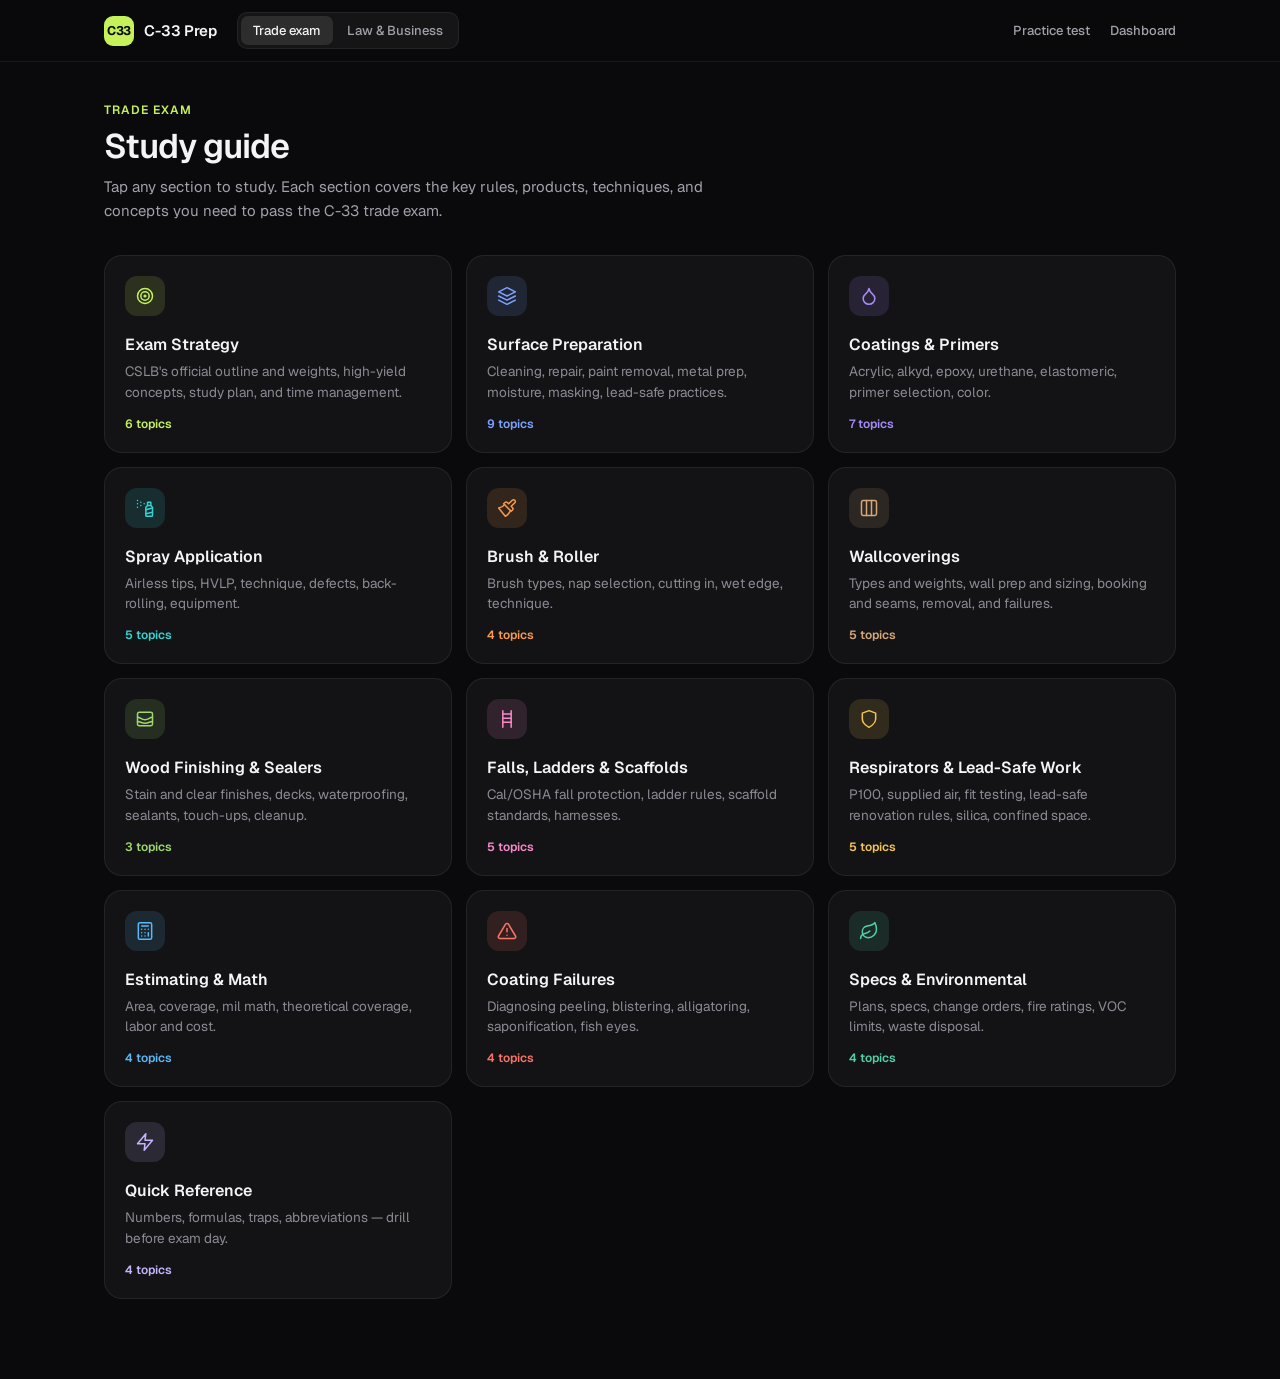
<file: c33-trade-study-guide.html>
<!DOCTYPE html>
<html lang="en">
<head>
<meta charset="UTF-8">
<meta name="viewport" content="width=device-width, initial-scale=1.0">
<title>C-33 Study Guide — Painting & Decorating</title>
<link rel="manifest" href="/manifest.json">
<link rel="apple-touch-icon" href="/icon-192.svg">
<meta name="theme-color" content="#0A0A0C">
<meta name="mobile-web-app-capable" content="yes">
<meta name="apple-mobile-web-app-capable" content="yes">
<meta name="apple-mobile-web-app-status-bar-style" content="black-translucent">
<meta name="apple-mobile-web-app-title" content="CSLB Prep">
<link rel="preconnect" href="https://fonts.googleapis.com">
<link rel="preconnect" href="https://fonts.gstatic.com" crossorigin>
<link href="https://fonts.googleapis.com/css2?family=Geist:wght@400;500;600;700&family=Geist+Mono:wght@500;600&display=swap" rel="stylesheet">
<link rel="stylesheet" href="/theme.css">
</head>
<body>
<header class="app-header">
  <div class="app-header-in">
    <a class="brand" href="index.html"><span class="brand-mark">C33</span><span class="brand-name">C-33 Prep</span></a>
    <nav class="exam-switch" aria-label="Exam">
      <a href="c33-trade-study-guide.html" class="on" aria-current="page">Trade exam</a>
      <a href="law-and-business-study-guide.html">Law &amp; Business</a>
    </nav>
    <div class="hdr-space"></div>
    <nav class="hdr-links" aria-label="Site">
      <a href="c33-trade-test.html">Practice test</a>
      <a href="index.html">Dashboard</a>
    </nav>
  </div>
</header>

<!-- HUB -->
<main id="hub" class="wrap">
  <div class="page-head">
    <span class="eyebrow">Trade exam</span>
    <h1>Study guide</h1>
    <p>Tap any section to study. Each section covers the key rules, products, techniques, and concepts you need to pass the C-33 trade exam.</p>
  </div>
  <div class="guide-grid">
    <button type="button" class="guide-card" style="--c:#C5F25A" onclick="openSection('exam_strategy')"><span class="t-icon"><svg class="ic" viewBox="0 0 24 24" aria-hidden="true"><circle cx="12" cy="12" r="9"/><circle cx="12" cy="12" r="5"/><circle cx="12" cy="12" r="1"/></svg></span><span class="gc-name">Exam Strategy</span><span class="gc-desc">CSLB's official outline and weights, high-yield concepts, study plan, and time management.</span><span class="gc-count">6 topics</span></button>
    <button type="button" class="guide-card" style="--c:#7DA2FF" onclick="openSection('surface_prep')"><span class="t-icon"><svg class="ic" viewBox="0 0 24 24" aria-hidden="true"><path d="m12 2 10 5-10 5L2 7z"/><path d="m2 17 10 5 10-5"/><path d="m2 12 10 5 10-5"/></svg></span><span class="gc-name">Surface Preparation</span><span class="gc-desc">Cleaning, repair, paint removal, metal prep, moisture, masking, lead-safe practices.</span><span class="gc-count">9 topics</span></button>
    <button type="button" class="guide-card" style="--c:#A78BFA" onclick="openSection('coatings')"><span class="t-icon"><svg class="ic" viewBox="0 0 24 24" aria-hidden="true"><path d="M12 22a7 7 0 0 0 7-7c0-2-1-3.9-3-5.5s-3.5-4-4-6.5c-.5 2.5-2 4.9-4 6.5C6 11.1 5 13 5 15a7 7 0 0 0 7 7z"/></svg></span><span class="gc-name">Coatings & Primers</span><span class="gc-desc">Acrylic, alkyd, epoxy, urethane, elastomeric, primer selection, color.</span><span class="gc-count">7 topics</span></button>
    <button type="button" class="guide-card" style="--c:#34D3D3" onclick="openSection('spray')"><span class="t-icon"><svg class="ic" viewBox="0 0 24 24" aria-hidden="true"><path d="M3 3h.01M7 5h.01M11 7h.01M3 7h.01M7 9h.01M3 11h.01"/><rect x="15" y="5" width="4" height="4"/><path d="m19 9 2 2v10c0 .6-.4 1-1 1h-6c-.6 0-1-.4-1-1V11l2-2"/><path d="m13 14 8-2"/><path d="m13 19 8-2"/></svg></span><span class="gc-name">Spray Application</span><span class="gc-desc">Airless tips, HVLP, technique, defects, back-rolling, equipment.</span><span class="gc-count">5 topics</span></button>
    <button type="button" class="guide-card" style="--c:#FB9A4B" onclick="openSection('brush_roller')"><span class="t-icon"><svg class="ic" viewBox="0 0 24 24" aria-hidden="true"><path d="M18.37 2.63 14 7l-1.59-1.59a2 2 0 0 0-2.82 0L8 7l9 9 1.59-1.59a2 2 0 0 0 0-2.82L17 10l4.37-4.37a2.12 2.12 0 1 0-3-3Z"/><path d="M9 8c-2 3-4 3.5-7 4l8 10c2-1 6-5 6-7"/></svg></span><span class="gc-name">Brush & Roller</span><span class="gc-desc">Brush types, nap selection, cutting in, wet edge, technique.</span><span class="gc-count">4 topics</span></button>
    <button type="button" class="guide-card" style="--c:#D6A77A" onclick="openSection('wallcoverings')"><span class="t-icon"><svg class="ic" viewBox="0 0 24 24" aria-hidden="true"><rect x="3" y="3" width="18" height="18" rx="2"/><path d="M9 3v18"/><path d="M15 3v18"/></svg></span><span class="gc-name">Wallcoverings</span><span class="gc-desc">Types and weights, wall prep and sizing, booking and seams, removal, and failures.</span><span class="gc-count">5 topics</span></button>
    <button type="button" class="guide-card" style="--c:#9FD86B" onclick="openSection('finishing')"><span class="t-icon"><svg class="ic" viewBox="0 0 24 24" aria-hidden="true"><rect x="3" y="4" width="18" height="16" rx="2"/><path d="M3 10c4 0 4 3 9 3s5-3 9-3"/><path d="M3 15c4 0 4 2 9 2s5-2 9-2"/></svg></span><span class="gc-name">Wood Finishing &amp; Sealers</span><span class="gc-desc">Stain and clear finishes, decks, waterproofing, sealants, touch-ups, cleanup.</span><span class="gc-count">3 topics</span></button>
    <button type="button" class="guide-card" style="--c:#F58BC8" onclick="openSection('safety_falls')"><span class="t-icon"><svg class="ic" viewBox="0 0 24 24" aria-hidden="true"><path d="M7 2v20"/><path d="M17 2v20"/><path d="M7 6h10"/><path d="M7 11h10"/><path d="M7 16h10"/></svg></span><span class="gc-name">Falls, Ladders & Scaffolds</span><span class="gc-desc">Cal/OSHA fall protection, ladder rules, scaffold standards, harnesses.</span><span class="gc-count">5 topics</span></button>
    <button type="button" class="guide-card" style="--c:#F5C451" onclick="openSection('safety_resp')"><span class="t-icon"><svg class="ic" viewBox="0 0 24 24" aria-hidden="true"><path d="M12 22s8-4 8-10V5l-8-3-8 3v7c0 6 8 10 8 10z"/></svg></span><span class="gc-name">Respirators & Lead-Safe Work</span><span class="gc-desc">P100, supplied air, fit testing, lead-safe renovation rules, silica, confined space.</span><span class="gc-count">5 topics</span></button>
    <button type="button" class="guide-card" style="--c:#5AB8F5" onclick="openSection('estimating')"><span class="t-icon"><svg class="ic" viewBox="0 0 24 24" aria-hidden="true"><rect x="4" y="2" width="16" height="20" rx="2"/><path d="M8 6h8"/><path d="M8 10h.01M12 10h.01M16 10h.01M8 14h.01M12 14h.01M8 18h.01M12 18h.01"/><path d="M16 14v4"/></svg></span><span class="gc-name">Estimating & Math</span><span class="gc-desc">Area, coverage, mil math, theoretical coverage, labor and cost.</span><span class="gc-count">4 topics</span></button>
    <button type="button" class="guide-card" style="--c:#F97366" onclick="openSection('failures')"><span class="t-icon"><svg class="ic" viewBox="0 0 24 24" aria-hidden="true"><path d="M10.29 3.86 1.82 18a2 2 0 0 0 1.71 3h16.94a2 2 0 0 0 1.71-3L13.71 3.86a2 2 0 0 0-3.42 0z"/><path d="M12 9v4"/><path d="M12 17h.01"/></svg></span><span class="gc-name">Coating Failures</span><span class="gc-desc">Diagnosing peeling, blistering, alligatoring, saponification, fish eyes.</span><span class="gc-count">4 topics</span></button>
    <button type="button" class="guide-card" style="--c:#4FD1A5" onclick="openSection('environmental')"><span class="t-icon"><svg class="ic" viewBox="0 0 24 24" aria-hidden="true"><path d="M11 20A7 7 0 0 1 9.8 6.1C15.5 5 17 4.48 19 2c1 2 2 4.18 2 8 0 5.5-4.78 10-10 10Z"/><path d="M2 21c0-3 1.85-5.36 5.08-6C9.5 14.52 12 13 13 12"/></svg></span><span class="gc-name">Specs & Environmental</span><span class="gc-desc">Plans, specs, change orders, fire ratings, VOC limits, waste disposal.</span><span class="gc-count">4 topics</span></button>
    <button type="button" class="guide-card" style="--c:#C4B5FD" onclick="openSection('quickref')"><span class="t-icon"><svg class="ic" viewBox="0 0 24 24" aria-hidden="true"><path d="M13 2 3 14h9l-1 8 10-12h-9l1-8z"/></svg></span><span class="gc-name">Quick Reference</span><span class="gc-desc">Numbers, formulas, traps, abbreviations — drill before exam day.</span><span class="gc-count">4 topics</span></button>
  </div>
</main>

<!-- SECTION VIEW -->
<main id="section-view" class="wrap">
  <div class="view-top">
    <button type="button" class="icon-btn" onclick="goHub()" aria-label="Back to sections"><svg class="ic" viewBox="0 0 24 24" aria-hidden="true"><path d="m15 18-6-6 6-6"/></svg></button>
  </div>
  <div class="section-title-bar">
    <span class="section-icon-lg" id="sv-icon"></span>
    <div class="section-title-text">
      <h2 id="sv-title"></h2>
      <p id="sv-subtitle"></p>
    </div>
  </div>
  <div class="topic-list" id="sv-topics"></div>
</main>

<!-- CONTENT VIEW -->
<main id="content-view" class="wrap">
  <div class="view-top">
    <button type="button" class="icon-btn" id="cv-back" aria-label="Back to topics"><svg class="ic" viewBox="0 0 24 24" aria-hidden="true"><path d="m15 18-6-6 6-6"/></svg></button>
    <div class="content-breadcrumb" id="cv-breadcrumb"></div>
  </div>
  <div class="content-header">
    <h2 id="cv-title"></h2>
  </div>
  <div class="content-body" id="cv-body"></div>
  <div class="audio-bar" id="audio-bar">
    <button type="button" class="audio-btn" id="audio-play" onclick="audioToggle()" aria-label="Play or pause"><svg class="ic" viewBox="0 0 24 24" aria-hidden="true"><path d="M7 4.5v15l12-7.5z"/></svg></button>
    <button type="button" class="audio-btn secondary" id="audio-stop" onclick="audioStop()" aria-label="Stop"><svg class="ic" viewBox="0 0 24 24" aria-hidden="true"><rect x="6" y="6" width="12" height="12" rx="2"/></svg></button>
    <div class="audio-label" id="audio-label">
      <strong>Listen to this section</strong>
      Tap play to hear it read aloud
      <div class="audio-progress"><div class="audio-progress-fill" id="audio-progress-fill"></div></div>
    </div>
    <button type="button" class="audio-speed" id="audio-speed" onclick="audioSpeedCycle()" aria-label="Change speed">1.0×</button>
  </div>
  <div class="content-nav">
    <button type="button" class="btn btn-ghost" id="cv-prev" onclick="navTopic(-1)"><svg class="ic" viewBox="0 0 24 24" aria-hidden="true"><path d="m15 18-6-6 6-6"/></svg><span>Prev</span></button>
    <button type="button" class="btn btn-ghost" onclick="backToSection()">All topics</button>
    <button type="button" class="btn btn-lime" id="cv-next" onclick="navTopic(1)"></button>
  </div>
</main>

<nav class="bottom-nav three" aria-label="Sections">
  <a href="c33-trade-test.html"><svg class="ic" viewBox="0 0 24 24" aria-hidden="true"><rect x="3" y="3" width="7" height="7" rx="1.5"/><rect x="14" y="3" width="7" height="7" rx="1.5"/><rect x="3" y="14" width="7" height="7" rx="1.5"/><rect x="14" y="14" width="7" height="7" rx="1.5"/></svg><span>Practice</span></a>
  <button type="button" class="on" onclick="goHub()"><svg class="ic" viewBox="0 0 24 24" aria-hidden="true"><path d="M4 19.5A2.5 2.5 0 0 1 6.5 17H20V3H6.5A2.5 2.5 0 0 0 4 5.5z"/><path d="M4 19.5V21h16v-4"/></svg><span>Guide</span></button>
  <a href="index.html"><svg class="ic" viewBox="0 0 24 24" aria-hidden="true"><path d="m3 10 9-7 9 7"/><path d="M5 9v12h14V9"/><path d="M10 21v-6h4v6"/></svg><span>Dashboard</span></a>
</nav>

<script>
// ─── SECTIONS DEFINITION ──────────────────────────────────────────────────
const SECTIONS = {

exam_strategy:{
  icon:'<circle cx="12" cy="12" r="9"/><circle cx="12" cy="12" r="5"/><circle cx="12" cy="12" r="1"/>', title:'Exam Strategy', subtitle:'How to study, what to prioritize, how to take the exam',
  accent:'#C5F25A',
  topics:[
    {name:'The Official Exam Outline', id:'st_weighting'},
    {name:'Top 25 High-Yield Concepts', id:'st_top25'},
    {name:'How CSLB Tries to Trick You', id:'st_distractors'},
    {name:'30-Day Accelerated Study Plan', id:'st_30day'},
    {name:'Exam Day Time Management', id:'st_timemgmt'},
    {name:'Final Day Checklist', id:'st_checklist'},
  ]
},

surface_prep:{
  icon:'<path d="m12 2 10 5-10 5L2 7z"/><path d="m2 17 10 5 10-5"/><path d="m2 12 10 5 10-5"/>', title:'Surface Preparation', subtitle:'The single largest exam category — master this first',
  accent:'#7DA2FF',
  topics:[
    {name:'Why Prep Is Everything', id:'sp_why'},
    {name:'The Universal Prep Sequence', id:'sp_sequence'},
    {name:'Cleaning by Substrate', id:'sp_cleaning'},
    {name:'Removing Paint & Strippers', id:'sp_removal'},
    {name:'Preparing Metal Surfaces', id:'sp_metal'},
    {name:'Moisture — The Silent Killer', id:'sp_moisture'},
    {name:'Lead-Safe Work Practices', id:'sp_rrp'},
    {name:'Masking & Protecting the Job', id:'sp_masking'},
    {name:'Common Prep Mistakes', id:'sp_mistakes'},
  ]
},

coatings:{
  icon:'<path d="M12 22a7 7 0 0 0 7-7c0-2-1-3.9-3-5.5s-3.5-4-4-6.5c-.5 2.5-2 4.9-4 6.5C6 11.1 5 13 5 15a7 7 0 0 0 7 7z"/>', title:'Coatings & Primers', subtitle:'Right product for the substrate and environment',
  accent:'#A78BFA',
  topics:[
    {name:'Anatomy of a Paint', id:'co_anatomy'},
    {name:'Binder Types & Their Properties', id:'co_binders'},
    {name:'Primers — Match to the Problem', id:'co_primers'},
    {name:'Specialty Coatings', id:'co_specialty'},
    {name:'Sheens & PVC Explained', id:'co_sheens'},
    {name:'Selecting & Matching Colors', id:'co_color'},
    {name:'Recoat Windows & Two-Component Mixing', id:'co_recoat'},
  ]
},

spray:{
  icon:'<path d="M3 3h.01M7 5h.01M11 7h.01M3 7h.01M7 9h.01M3 11h.01"/><rect x="15" y="5" width="4" height="4"/><path d="m19 9 2 2v10c0 .6-.4 1-1 1h-6c-.6 0-1-.4-1-1V11l2-2"/><path d="m13 14 8-2"/><path d="m13 19 8-2"/>', title:'Spray Application', subtitle:'Airless, HVLP, technique, and troubleshooting',
  accent:'#34D3D3',
  topics:[
    {name:'Three Spray Systems Compared', id:'sp2_systems'},
    {name:'Airless Tip Numbering — The Math', id:'sp2_tips'},
    {name:'Spray Technique Fundamentals', id:'sp2_technique'},
    {name:'Spray Defects — Diagnosis & Fix', id:'sp2_defects'},
    {name:'Spray Safety & Equipment Care', id:'sp2_safety'},
  ]
},

brush_roller:{
  icon:'<path d="M18.37 2.63 14 7l-1.59-1.59a2 2 0 0 0-2.82 0L8 7l9 9 1.59-1.59a2 2 0 0 0 0-2.82L17 10l4.37-4.37a2.12 2.12 0 1 0-3-3Z"/><path d="M9 8c-2 3-4 3.5-7 4l8 10c2-1 6-5 6-7"/>', title:'Brush & Roller', subtitle:'Brush types, roller naps, and proper technique',
  accent:'#FB9A4B',
  topics:[
    {name:'Brush Selection by Paint Type', id:'br_brushes'},
    {name:'Roller Nap to Surface Texture', id:'br_naps'},
    {name:'Cutting In & Wet Edge', id:'br_technique'},
    {name:'Tool Care & Storage', id:'br_care'},
  ]
},

wallcoverings:{
  icon:'<rect x="3" y="3" width="18" height="18" rx="2"/><path d="M9 3v18"/><path d="M15 3v18"/>', title:'Wallcoverings', subtitle:'Types, wall prep, hanging, removal, and the problems that follow',
  accent:'#D6A77A',
  topics:[
    {name:'Types of Wallcovering', id:'wc_types'},
    {name:'Preparing Walls for Wallcovering', id:'wc_prep'},
    {name:'Hanging Wallcovering', id:'wc_hanging'},
    {name:'Removing Old Wallcovering', id:'wc_removal'},
    {name:'Wallcovering Problems & Fixes', id:'wc_problems'},
  ]
},

finishing:{
  icon:'<rect x="3" y="4" width="18" height="16" rx="2"/><path d="M3 10c4 0 4 3 9 3s5-3 9-3"/><path d="M3 15c4 0 4 2 9 2s5-2 9-2"/>', title:'Wood Finishing & Sealers', subtitle:'Stain and clear finishes, waterproofing, sealants, touch-ups, cleanup',
  accent:'#9FD86B',
  topics:[
    {name:'Staining & Finishing Wood', id:'fi_wood'},
    {name:'Waterproofing & Sealers', id:'fi_sealers'},
    {name:'Touch-Ups & Cleanup', id:'fi_touchup'},
  ]
},
safety_falls:{
  icon:'<path d="M7 2v20"/><path d="M17 2v20"/><path d="M7 6h10"/><path d="M7 11h10"/><path d="M7 16h10"/>', title:'Falls, Ladders & Scaffolds', subtitle:'Cal/OSHA fall protection and access equipment',
  accent:'#F58BC8',
  topics:[
    {name:'Cal/OSHA Fall Protection Triggers', id:'sf_triggers'},
    {name:'Ladder Safety Rules', id:'sf_ladders'},
    {name:'Scaffold Requirements', id:'sf_scaffolds'},
    {name:'Personal Fall Arrest Systems', id:'sf_pfas'},
    {name:'Aerial Lifts & Mobile Scaffolds', id:'sf_lifts'},
  ]
},

safety_resp:{
  icon:'<path d="M12 22s8-4 8-10V5l-8-3-8 3v7c0 6 8 10 8 10z"/>', title:'Respirators & Lead-Safe Work', subtitle:'Respiratory protection, lead-safe work, hazardous exposures',
  accent:'#F5C451',
  topics:[
    {name:'Respirator Types & Filter Ratings', id:'sr_respirators'},
    {name:'Lead-Based Paint Rules', id:'sr_rrp'},
    {name:'Silica & Solvent Hazards', id:'sr_silica'},
    {name:'SDS — Right to Know', id:'sr_sds'},
    {name:'Confined Space Entry', id:'sr_confined'},
  ]
},

estimating:{
  icon:'<rect x="4" y="2" width="16" height="20" rx="2"/><path d="M8 6h8"/><path d="M8 10h.01M12 10h.01M16 10h.01M8 14h.01M12 14h.01M8 18h.01M12 18h.01"/><path d="M16 14v4"/>', title:'Estimating & Math', subtitle:'Area, coverage, mils, labor, materials',
  accent:'#5AB8F5',
  topics:[
    {name:'Area Calculations', id:'es_area'},
    {name:'Coverage & Gallons Math', id:'es_coverage'},
    {name:'Mil Thickness Formulas', id:'es_mils'},
    {name:'Labor & Bid Pricing', id:'es_labor'},
  ]
},

failures:{
  icon:'<path d="M10.29 3.86 1.82 18a2 2 0 0 0 1.71 3h16.94a2 2 0 0 0 1.71-3L13.71 3.86a2 2 0 0 0-3.42 0z"/><path d="M12 9v4"/><path d="M12 17h.01"/>', title:'Coating Failures', subtitle:'Diagnosing problems and identifying root causes',
  accent:'#F97366',
  topics:[
    {name:'The Diagnostic Mindset', id:'fa_diagnostic'},
    {name:'Adhesion Failures (Peeling, Lifting)', id:'fa_adhesion'},
    {name:'Surface Defects (Blisters, Cracks, Fish Eyes)', id:'fa_surface'},
    {name:'Chemistry Failures (Saponification, Efflorescence)', id:'fa_chemistry'},
  ]
},

environmental:{
  icon:'<path d="M11 20A7 7 0 0 1 9.8 6.1C15.5 5 17 4.48 19 2c1 2 2 4.18 2 8 0 5.5-4.78 10-10 10Z"/><path d="M2 21c0-3 1.85-5.36 5.08-6C9.5 14.52 12 13 13 12"/>', title:'Specs & Environmental', subtitle:'Plans, specs, fire ratings, VOC rules, and waste',
  accent:'#4FD1A5',
  topics:[
    {name:'VOC Limits & Air Districts', id:'en_voc'},
    {name:'Hazardous Waste & Disposal', id:'en_waste'},
    {name:'Plans, Specs & Change Orders', id:'en_plans'},
    {name:'Flame Spread & Fire Ratings', id:'env_flamespread'},
  ]
},

quickref:{
  icon:'<path d="M13 2 3 14h9l-1 8 10-12h-9l1-8z"/>', title:'Quick Reference', subtitle:'Numbers, formulas, and exam traps to drill last',
  accent:'#C4B5FD',
  topics:[
    {name:'Every Number You Must Memorize', id:'qr_numbers'},
    {name:'Math Formulas Cheat Sheet', id:'qr_formulas'},
    {name:'Exam Traps & Distractor Patterns', id:'qr_traps'},
    {name:'Abbreviations Explained', id:'qr_abbrev'},
  ]
},

};

// ─── CONTENT ───────────────────────────────────────────────────────────────
const CONTENT = {

env_flamespread: {title: "Flame Spread & Fire Ratings", html: "\n<div class=\"block-p\">A specification that calls for a Class A finish is telling you how the surface must behave in a fire. Coatings can change that behavior, so knowing what the classes mean and what your product is rated for is part of reading the spec correctly.</div>\n\n<div class=\"block-h2\">How the Rating Is Measured</div>\n<ul class=\"block-ul\">\n<li class=\"block-li\">The test is a <strong>surface burning</strong> test, commonly called the <strong>Steiner tunnel test</strong>, and it runs for <strong>10 minutes</strong></li>\n<li class=\"block-li\">It produces two numbers: the <strong>flame spread index</strong>, which is how fast flame travels across the surface, and the <strong>smoke developed index</strong>, which is how much smoke the material produces</li>\n<li class=\"block-li\">Both numbers are comparative, set against two reference materials</li>\n</ul>\n<table class=\"block-table\"><thead><tr><th>Reference Material</th><th>Assigned Flame Spread Index</th></tr></thead><tbody>\n<tr><td>Fiber-cement board (a material that essentially does not burn)</td><td><strong>0</strong></td></tr>\n<tr><td>Select-grade red oak flooring</td><td><strong>100</strong></td></tr>\n</tbody></table>\n<div class=\"block-p\">So an index of 50 means flame travels about half as fast as it does across red oak. The scale is not a percentage and it does not stop at 100.</div>\n\n<div class=\"block-h2\">The Three Classes</div>\n<table class=\"block-table\"><thead><tr><th>Class</th><th>Flame Spread Index</th><th>Smoke Developed Index</th><th>Meaning</th></tr></thead><tbody>\n<tr><td><strong>Class A</strong></td><td><strong>0 to 25</strong></td><td>0 to 450</td><td>Best performance. Required where escape matters most.</td></tr>\n<tr><td><strong>Class B</strong></td><td><strong>26 to 75</strong></td><td>0 to 450</td><td>Intermediate performance</td></tr>\n<tr><td><strong>Class C</strong></td><td><strong>76 to 200</strong></td><td>0 to 450</td><td>Lowest class still permitted as an interior finish</td></tr>\n</tbody></table>\n\n<div class=\"callout gold\"><div class=\"callout-title\">Two Numbers, Not One</div><div class=\"callout-body\">\n<div class=\"callout-item\">The <strong>smoke developed index limit is 450 for all three classes.</strong> It does not change between A, B, and C.</div>\n<div class=\"callout-item\">A material can pass on flame spread and still <strong>fail on smoke</strong>. Both numbers have to be within limits.</div>\n<div class=\"callout-item\">Anything above a flame spread index of 200 is not rated as an interior finish at all.</div>\n</div></div>\n\n<div class=\"block-h2\">Where Each Class Is Required</div>\n<div class=\"block-p\">The required class comes from a code table that combines the building's <strong>occupancy</strong> with the <strong>location</strong> inside it. The pattern to remember is that the requirement gets stricter the closer you are to the way out.</div>\n<table class=\"block-table\"><thead><tr><th>Location</th><th>Requirement</th></tr></thead><tbody>\n<tr><td><strong>Exit stairways and exit passageways</strong></td><td><strong>Strictest.</strong> This is the protected path out of the building.</td></tr>\n<tr><td><strong>Exit access corridors</strong></td><td>Intermediate</td></tr>\n<tr><td><strong>Rooms and enclosed spaces</strong></td><td>Least restrictive</td></tr>\n</tbody></table>\n\n<div class=\"callout blue\"><div class=\"callout-title\">The Sprinkler Reduction</div><div class=\"callout-body\">\n<div class=\"callout-item\">In a building with an approved <strong>automatic sprinkler system</strong>, the required interior finish class is generally permitted to drop <strong>one class</strong>.</div>\n<div class=\"callout-item\">Class A becomes Class B, and Class B becomes Class C.</div>\n<div class=\"callout-item\">This is why the same corridor finish can be acceptable in one building and rejected in another.</div>\n</div></div>\n\n<div class=\"block-h2\">What This Means When You Are the Painter</div>\n<ul class=\"block-ul\">\n<li class=\"block-li\">A rating belongs to the <strong>tested assembly</strong>, not to the can. A fire-retardant coating is tested over a specific substrate, and the rating only holds on that substrate.</li>\n<li class=\"block-li\">Applying <strong>below the specified thickness voids the rating.</strong> These products are rated at a stated spread rate or film build, and stretching the material to save a gallon destroys compliance.</li>\n<li class=\"block-li\">Heavy <strong>built-up layers</strong> of ordinary paint, accumulated over many repaints, can <strong>raise</strong> the flame spread of a surface. This matters most in corridors and stairwells that have been repainted for decades.</li>\n<li class=\"block-li\">Keep the product data sheet and the tested rating with your job records. On a commercial job an inspector may ask you to prove the finish meets the specified class.</li>\n</ul>\n\n<div class=\"block-h2\">Fire-Retardant vs. Intumescent</div>\n<table class=\"block-table\"><thead><tr><th>Product</th><th>What It Does</th><th>What It Protects</th></tr></thead><tbody>\n<tr><td><strong>Fire-retardant coating</strong></td><td>Lowers the flame spread of the <strong>surface</strong> so flame does not travel across it</td><td>The finish itself, to meet an interior finish class</td></tr>\n<tr><td><strong>Intumescent coating</strong></td><td><strong>Swells and chars</strong> when heated, forming an insulating layer</td><td>The <strong>structure underneath</strong>, typically steel, buying time before it loses strength</td></tr>\n</tbody></table>\n<div class=\"block-p\">The distinction gets tested: fire-retardant is about how the <strong>surface burns</strong>, intumescent is about <strong>insulating what is behind it</strong>. Intumescent products are specified by a fire-resistance rating in hours and by required film thickness.</div>\n"},


sp_masking: {title: "Masking & Protecting the Job", html: "\n<div class=\"block-p\">Masking and protecting the jobsite is named directly in the exam outline under surface preparation. It is also where a job quietly loses money: overspray on a neighbor's car or paint on a hardwood floor costs more than the whole prep phase.</div>\n\n<div class=\"block-h2\">Drop Cloths - Match the Material to the Surface</div>\n<table class=\"block-table\"><thead><tr><th>Type</th><th>Best Use</th><th>Watch Out</th></tr></thead><tbody>\n<tr><td><strong>Canvas</strong></td><td>Floors and walkways. Absorbs spills, lies flat, reusable, does not slide underfoot.</td><td>Heavy spills soak through to the floor if left</td></tr>\n<tr><td><strong>Plastic sheeting</strong></td><td>Covering furniture, fixtures, and vertical surfaces. Fully waterproof.</td><td><strong>Never walk on plastic</strong> - it is slippery and paint stays wet on it</td></tr>\n<tr><td><strong>Paper with poly backing</strong></td><td>Floors during spray work. Absorbent face, waterproof back.</td><td>Single use, tears at seams</td></tr>\n<tr><td><strong>Rosin paper</strong></td><td>Taped down over finished floors for extended jobs</td><td>Not waterproof on its own</td></tr>\n</tbody></table>\n\n<div class=\"block-h2\">Tape Selection</div>\n<table class=\"block-table\"><thead><tr><th>Tape</th><th>Clean-Removal Window</th><th>Use For</th></tr></thead><tbody>\n<tr><td><strong>General-purpose masking (tan)</strong></td><td>1 to 3 days</td><td>Rough work, bundling, temporary holds. Leaves residue if left longer or in sun.</td></tr>\n<tr><td><strong>Blue painter's tape</strong></td><td>Around 14 days</td><td>The general-purpose choice. Multi-surface, medium adhesion.</td></tr>\n<tr><td><strong>Green</strong></td><td>Shorter</td><td>Higher adhesion for sharper lines and rougher surfaces</td></tr>\n<tr><td><strong>Delicate-surface (purple or yellow)</strong></td><td>Up to 60 days</td><td>Fresh paint, wallcovering, faux finishes, and anything that might lift</td></tr>\n</tbody></table>\n\n<div class=\"callout gold\"><div class=\"callout-title\">The Rules That Get Tested</div><div class=\"callout-body\">\n<div class=\"callout-item\">Tape only to a surface that is <strong>clean and dry</strong>. Dust under tape is what lets paint bleed.</div>\n<div class=\"callout-item\"><strong>Burnish the edge</strong> - press the tape edge down firmly with a putty knife so paint cannot creep under it.</div>\n<div class=\"callout-item\">Pull tape back on itself at about <strong>45 degrees</strong>, while the paint is still slightly soft, or score the edge first with a blade. Cured paint bridges the tape edge and tears.</div>\n<div class=\"callout-item\">Never leave tape in direct <strong>sun or heat</strong> - the adhesive bakes on and takes the finish with it.</div>\n</div></div>\n\n<div class=\"block-h2\">What Gets Covered</div>\n<ul class=\"block-ul\">\n<li class=\"block-li\">Floors, stairs, and the path from the truck to the work</li>\n<li class=\"block-li\">Fixtures, hardware, switch plates, and thermostats. <strong>Removing hardware is usually faster and cleaner than masking it.</strong></li>\n<li class=\"block-li\">Landscaping, walkways, and roofing on exterior work</li>\n<li class=\"block-li\">Vehicles - your customer's and the neighbors'</li>\n<li class=\"block-li\">Adjacent finished surfaces, glass, and anything downwind</li>\n</ul>\n\n<div class=\"callout red\"><div class=\"callout-title\">Spray Changes the Math</div><div class=\"callout-body\">\n<div class=\"callout-item\">Spraying demands far more masking than brush or roller work, because overspray drifts well beyond the surface being coated.</div>\n<div class=\"callout-item\">Mask a wide margin around the work, and check wind direction before starting outside. The practical wind limit for outdoor spraying is about <strong>10 to 15 miles per hour</strong>.</div>\n<div class=\"callout-item\">Pre-taped masking film speeds up large areas and covers openings quickly.</div>\n</div></div>\n"},

co_color: {title: "Selecting & Matching Colors", html: "\n<div class=\"block-p\">Selecting paint, stain, and finish colors is listed in the exam outline under planning and estimating, the largest section of the exam. Expect questions on color relationships, how light changes a color, and why some colors cover poorly.</div>\n\n<div class=\"block-h2\">The Vocabulary</div>\n<table class=\"block-table\"><thead><tr><th>Term</th><th>Meaning</th></tr></thead><tbody>\n<tr><td><strong>Hue</strong></td><td>The color itself - red, blue, green</td></tr>\n<tr><td><strong>Value</strong></td><td>How light or dark it is</td></tr>\n<tr><td><strong>Chroma or saturation</strong></td><td>How intense or dull it is</td></tr>\n<tr><td><strong>Tint</strong></td><td>A color with <strong>white</strong> added - lighter</td></tr>\n<tr><td><strong>Shade</strong></td><td>A color with <strong>black</strong> added - darker</td></tr>\n<tr><td><strong>Tone</strong></td><td>A color with <strong>gray</strong> added - duller</td></tr>\n<tr><td><strong>Undertone</strong></td><td>The faint underlying hue inside a neutral. The usual reason a \"simple beige\" reads pink or green on the wall.</td></tr>\n</tbody></table>\n\n<div class=\"block-h2\">Color Relationships</div>\n<ul class=\"block-ul\">\n<li class=\"block-li\"><strong>Primary</strong> colors are red, yellow, and blue. Mixing two primaries gives a <strong>secondary</strong> - orange, green, or violet.</li>\n<li class=\"block-li\"><strong>Complementary</strong> colors sit opposite each other on the wheel and give maximum contrast. Mixed together they <strong>neutralize</strong> each other toward gray or brown.</li>\n<li class=\"block-li\"><strong>Analogous</strong> colors sit next to each other and read as harmonious</li>\n<li class=\"block-li\"><strong>Warm</strong> colors (red, orange, yellow) appear to advance, making a room feel smaller and closer</li>\n<li class=\"block-li\"><strong>Cool</strong> colors (blue, green, violet) appear to recede, making a space feel larger</li>\n</ul>\n\n<div class=\"callout gold\"><div class=\"callout-title\">Metamerism - A Favorite Exam Concept</div><div class=\"callout-body\">\n<div class=\"callout-item\">Two colors can <strong>match under one light source and clearly differ under another</strong>. That is metamerism.</div>\n<div class=\"callout-item\">It is why a touch-up that matched in the shop looks wrong on the wall, and why a color chosen under store fluorescents disappoints at home.</div>\n<div class=\"callout-item\">Always evaluate color <strong>under the lighting the space actually uses</strong>, at more than one time of day.</div>\n</div></div>\n\n<div class=\"block-h2\">How Light Changes a Color</div>\n<ul class=\"block-ul\">\n<li class=\"block-li\"><strong>North-facing</strong> light is cool and steady, pushing colors bluer</li>\n<li class=\"block-li\"><strong>South-facing</strong> light is warm and strong, intensifying warm colors</li>\n<li class=\"block-li\"><strong>Incandescent</strong> light adds yellow and warms everything</li>\n<li class=\"block-li\"><strong>Fluorescent</strong> can push colors green unless it is a corrected lamp</li>\n<li class=\"block-li\">Higher <strong>sheen</strong> reflects more light and makes a color read deeper and more saturated. The same color in flat and in semi-gloss will not look identical.</li>\n</ul>\n\n<div class=\"block-h2\">Hide, Bases, and Tinting</div>\n<ul class=\"block-ul\">\n<li class=\"block-li\">Deep, saturated colors - especially <strong>reds and bright yellows</strong> - have poor hiding power and often need extra coats</li>\n<li class=\"block-li\">Those colors are mixed into a <strong>deep base</strong> or clear base, which contains little or no white pigment. Less white pigment means less hide.</li>\n<li class=\"block-li\">A <strong>gray-tinted primer</strong> under a deep color dramatically reduces the number of finish coats needed</li>\n<li class=\"block-li\">Adding excessive colorant can slow dry time and soften the film, which is why deep colors are formulated into their own bases rather than over-tinted into a pastel base</li>\n</ul>\n\n<div class=\"callout blue\"><div class=\"callout-title\">Practical Selection Rules</div><div class=\"callout-body\">\n<div class=\"callout-item\">A color reads <strong>more intense over a large area</strong> than it does on a small chip. When in doubt, go a step lighter than the chip.</div>\n<div class=\"callout-item\">Always put a <strong>sample on the actual wall</strong>, not just a chip held against it, and look at it morning and evening.</div>\n<div class=\"callout-item\">A color-matching instrument reads a sample and produces a formula, but the result still needs a <strong>drawdown and an eye check</strong> - especially across different sheens or substrates.</div>\n</div></div>\n"},

wc_types: {title: "Types of Wallcovering", html: "\n<div class=\"block-p\">Wallcovering appears twice in the exam outline: removal falls under surface preparation, and hanging falls under application. Know the material types, how they are rated, and which ones are unforgiving.</div>\n\n<div class=\"block-h2\">Material Types</div>\n<table class=\"block-table\"><thead><tr><th>Type</th><th>Character</th><th>Where It Belongs</th></tr></thead><tbody>\n<tr><td><strong>Solid vinyl</strong></td><td>Most durable and fully washable</td><td>Kitchens, baths, commercial corridors, high traffic</td></tr>\n<tr><td><strong>Fabric-backed vinyl</strong></td><td>Heavy, strong, dimensionally stable</td><td>The commercial workhorse</td></tr>\n<tr><td><strong>Vinyl-coated paper</strong></td><td>Paper with a thin vinyl surface. Moderate durability.</td><td>Residential living spaces</td></tr>\n<tr><td><strong>Paper</strong></td><td>Delicate, not washable, tears when wet</td><td>Low-traffic residential only</td></tr>\n<tr><td><strong>Grasscloth and natural fiber</strong></td><td>Natural material bonded to a paper backing. Shading varies bolt to bolt.</td><td>Accent walls. <strong>Seams always show and no pattern matches.</strong></td></tr>\n<tr><td><strong>Foil and mylar</strong></td><td>Reflective metallic face</td><td>Shows <strong>every</strong> wall flaw. Requires a liner and near-perfect prep.</td></tr>\n<tr><td><strong>Flocked</strong></td><td>Raised velvet-like fibers</td><td>Never roll the seams - it crushes the pile</td></tr>\n<tr><td><strong>Non-woven</strong></td><td>Dimensionally stable, does not expand. Often paste-the-wall.</td><td>Modern residential. Strips off dry later.</td></tr>\n</tbody></table>\n\n<div class=\"block-h2\">Commercial Weight Classifications</div>\n<table class=\"block-table\"><thead><tr><th>Type</th><th>Duty</th><th>Typical Use</th></tr></thead><tbody>\n<tr><td><strong>Type I</strong></td><td>Light duty</td><td>Ceilings and low-traffic rooms</td></tr>\n<tr><td><strong>Type II</strong></td><td>Medium duty</td><td>The common commercial specification - offices, corridors, hospitality</td></tr>\n<tr><td><strong>Type III</strong></td><td>Heavy duty</td><td>High-abuse areas such as hospitals and schools</td></tr>\n</tbody></table>\n\n<div class=\"block-h2\">How It Is Pasted</div>\n<ul class=\"block-ul\">\n<li class=\"block-li\"><strong>Prepasted</strong> - adhesive is already on the back and is activated with water</li>\n<li class=\"block-li\"><strong>Unpasted</strong> - you apply adhesive to the back, then book it</li>\n<li class=\"block-li\"><strong>Paste-the-wall</strong> - adhesive goes on the wall, and the dry goods hang straight from the roll. Common with non-woven.</li>\n</ul>\n\n<div class=\"callout gold\"><div class=\"callout-title\">Check Before You Cut</div><div class=\"callout-body\">\n<div class=\"callout-item\">Confirm every bolt carries the same <strong>run or lot number</strong>. Different runs can differ noticeably in shade.</div>\n<div class=\"callout-item\">Inspect goods for defects <strong>before</strong> hanging. Once it is on the wall, a manufacturer will generally not honor a claim.</div>\n<div class=\"callout-item\">Note the <strong>pattern repeat</strong> - the vertical distance before the design starts over. A long repeat drives up waste and material cost.</div>\n</div></div>\n"},

wc_prep: {title: "Preparing Walls for Wallcovering", html: "\n<div class=\"block-p\">Almost every wallcovering failure traces back to the wall underneath. Prep decides whether the job lasts and whether the next painter can get it off without destroying the drywall.</div>\n\n<div class=\"block-h2\">The Wall Must Be</div>\n<ul class=\"block-ul\">\n<li class=\"block-li\"><strong>Sound</strong> - no loose paint, no failing patches, no crumbling texture</li>\n<li class=\"block-li\"><strong>Clean</strong> - free of grease, dust, and old adhesive residue</li>\n<li class=\"block-li\"><strong>Dry</strong> - moisture behind wallcovering produces mildew and loss of adhesion</li>\n<li class=\"block-li\"><strong>Smooth</strong> - fill and sand every hole and seam. Texture telegraphs straight through, and it shows worst under foils and thin papers.</li>\n<li class=\"block-li\"><strong>Uniform in porosity</strong> - patches absorb adhesive faster than surrounding paint, causing uneven set and blisters</li>\n</ul>\n\n<div class=\"block-h2\">Primer and Sizing - Do Not Skip This</div>\n<div class=\"block-p\">A wallcovering primer, sometimes called sizing, does three jobs at once. Questions about why it is needed usually key on the third.</div>\n<table class=\"block-table\"><thead><tr><th>Function</th><th>Why It Matters</th></tr></thead><tbody>\n<tr><td><strong>Seals the surface</strong></td><td>Evens out porosity so adhesive sets at the same rate everywhere</td></tr>\n<tr><td><strong>Provides slip</strong></td><td>Lets you slide a strip into position rather than fighting it</td></tr>\n<tr><td><strong>Makes future removal possible</strong></td><td>Without primer, adhesive bonds directly to the drywall paper face. Removal then <strong>tears the paper off the drywall.</strong></td></tr>\n</tbody></table>\n\n<div class=\"callout red\"><div class=\"callout-title\">Never Hang Over</div><div class=\"callout-body\">\n<div class=\"callout-item\"><strong>Bare, unprimed drywall</strong> - guarantees the paper face tears on removal</div>\n<div class=\"callout-item\"><strong>Fresh joint compound that has not been primed</strong> - it is far more porous than the surrounding wall</div>\n<div class=\"callout-item\"><strong>Glossy paint</strong> without dulling it first - there is nothing for the adhesive to grip</div>\n<div class=\"callout-item\"><strong>Mildew</strong> - kill and remove it and correct the moisture source first, or it grows straight through</div>\n<div class=\"callout-item\"><strong>Existing wallcovering</strong> - seams and edges telegraph, and the old adhesive lets go under the new</div>\n</div></div>\n\n<div class=\"block-h2\">Liner Paper</div>\n<ul class=\"block-ul\">\n<li class=\"block-li\">A blank underlayment hung <strong>horizontally</strong> so its seams never line up with the finish seams</li>\n<li class=\"block-li\">Used over rough or uneven walls, over old paneling, and under foils and delicate goods</li>\n<li class=\"block-li\">Let the liner dry fully before hanging the finish material</li>\n</ul>\n"},

wc_hanging: {title: "Hanging Wallcovering", html: "\n<div class=\"block-h2\">Start From a Plumb Line, Not a Corner</div>\n<ul class=\"block-ul\">\n<li class=\"block-li\">Walls, corners, and ceilings are rarely plumb or level. <strong>Strike a plumb line first</strong> and hang the first strip to it.</li>\n<li class=\"block-li\">Begin near a focal point, or in the least conspicuous corner, because the final strip will almost never match the first</li>\n<li class=\"block-li\">The point where the last strip meets the first is the <strong>kill point</strong>. Put it somewhere it will not be noticed - behind a door or in a corner.</li>\n</ul>\n\n<div class=\"block-h2\">Booking and Relaxation</div>\n<div class=\"block-p\">After pasting, fold the strip paste-to-paste without creasing the fold. That is <strong>booking</strong>, and it lets the adhesive soak in while the material expands to its final size.</div>\n<ul class=\"block-ul\">\n<li class=\"block-li\">Typical booking time is roughly <strong>3 to 10 minutes</strong> - follow the manufacturer's instruction, which is the correct answer whenever it is offered</li>\n<li class=\"block-li\">Wet material <strong>expands</strong>. Hanging it before it has finished expanding means it expands on the wall and then shrinks back, which <strong>opens the seams</strong>.</li>\n<li class=\"block-li\">Book every strip for the <strong>same</strong> length of time so all strips expand equally</li>\n<li class=\"block-li\">Non-woven goods are dimensionally stable and do not require booking, which is why they are hung paste-the-wall</li>\n</ul>\n\n<div class=\"block-h2\">Pattern Match Types</div>\n<table class=\"block-table\"><thead><tr><th>Match</th><th>How It Behaves</th></tr></thead><tbody>\n<tr><td><strong>Random or free match</strong></td><td>No alignment needed. Vertical textures and grasscloth. Least waste.</td></tr>\n<tr><td><strong>Straight match</strong></td><td>The design meets at the <strong>same height</strong> on every strip</td></tr>\n<tr><td><strong>Drop match</strong></td><td>The design drops part of a repeat on each successive strip. A <strong>half-drop</strong> repeats every third strip and produces the <strong>most waste</strong>.</td></tr>\n</tbody></table>\n\n<div class=\"block-h2\">Seams and Smoothing</div>\n<ul class=\"block-ul\">\n<li class=\"block-li\"><strong>Butt seam</strong> - edges meet with no gap and no overlap. The standard.</li>\n<li class=\"block-li\"><strong>Double cut</strong> - overlap two strips, cut through both, remove the waste for a perfect seam. Protect the wall beneath from the blade.</li>\n<li class=\"block-li\">Smooth from the <strong>center outward</strong> with a smoothing tool to drive air and excess adhesive to the edges</li>\n<li class=\"block-li\">Roll seams lightly after a short set. <strong>Do not roll</strong> flocked, embossed, or delicate goods - it crushes the texture and squeezes out adhesive.</li>\n<li class=\"block-li\">Wipe adhesive off the face immediately. Dried adhesive leaves a permanent gloss haze.</li>\n</ul>\n\n<div class=\"callout gold\"><div class=\"callout-title\">Corners and Reverse Hanging</div><div class=\"callout-body\">\n<div class=\"callout-item\"><strong>Never wrap a full strip around an inside corner.</strong> Cut the strip, wrap a small amount onto the next wall, and overlap the following strip on a fresh plumb line.</div>\n<div class=\"callout-item\"><strong>Reverse hang</strong> solid vinyls and grasscloth - alternate every other strip end for end - to keep slight shading differences from stacking up across the wall.</div>\n<div class=\"callout-item\">Cut around outlets and switches with the power <strong>off</strong>, and remove the cover plates before hanging.</div>\n</div></div>\n"},

wc_removal: {title: "Removing Old Wallcovering", html: "\n<div class=\"block-p\">Removal is listed in the exam outline right alongside scraping and sanding. Which method you use depends on how the goods were built.</div>\n\n<div class=\"block-h2\">Three Removal Categories</div>\n<table class=\"block-table\"><thead><tr><th>Category</th><th>Behavior</th></tr></thead><tbody>\n<tr><td><strong>Strippable</strong></td><td>Pulls off <strong>dry</strong> in full sheets, leaving little or nothing behind</td></tr>\n<tr><td><strong>Peelable</strong></td><td>The decorative <strong>top layer peels away dry</strong> and the paper backing stays on the wall. That backing must then be soaked and removed.</td></tr>\n<tr><td><strong>Traditional</strong></td><td>Will not release dry. Must be scored, soaked, and scraped.</td></tr>\n</tbody></table>\n\n<div class=\"block-h2\">The Wet Removal Sequence</div>\n<ul class=\"block-ul\">\n<li class=\"block-li\">Protect floors and trim, and mask off or shut off power to outlets - you are combining <strong>water and electricity</strong></li>\n<li class=\"block-li\"><strong>Score</strong> the surface so liquid can get behind it. Use light pressure - a scoring tool pressed too hard gouges the drywall.</li>\n<li class=\"block-li\">Apply hot water with a chemical stripper or enzyme remover</li>\n<li class=\"block-li\"><strong>Let it soak</strong> and reapply. Most removal failures are impatience, not technique.</li>\n<li class=\"block-li\">Scrape with a broad knife held at a low angle to avoid digging in</li>\n<li class=\"block-li\">A <strong>steamer</strong> handles stubborn or multi-layer goods. Keep it moving, and wear gloves and eye protection.</li>\n</ul>\n\n<div class=\"callout red\"><div class=\"callout-title\">The Step Everyone Skips</div><div class=\"callout-body\">\n<div class=\"callout-item\">After the covering is off, <strong>wash the wall to remove every trace of old adhesive.</strong> Residue is invisible when dry and glossy when wet.</div>\n<div class=\"callout-item\">Paint applied over leftover adhesive <strong>bubbles, streaks, and fails to adhere</strong>, because the adhesive re-wets under the fresh coating.</div>\n<div class=\"callout-item\">Rinse with clean water, let the wall dry completely, repair any damage, then prime before painting or re-covering.</div>\n</div></div>\n\n<div class=\"callout gold\"><div class=\"callout-title\">Age Matters</div><div class=\"callout-body\">\n<div class=\"callout-item\">Buildings from <strong>before 1978</strong> may have lead paint beneath the wallcovering. Scoring and scraping disturbs it, which brings the lead-safe work rules into play.</div>\n<div class=\"callout-item\">Test before disturbing painted surfaces in pre-1978 housing and child-occupied facilities.</div>\n</div></div>\n"},

wc_problems: {title: "Wallcovering Problems & Fixes", html: "\n<div class=\"block-p\">Diagnosis follows the same logic as coating failures: the symptom tells you which step went wrong.</div>\n\n<table class=\"block-table\"><thead><tr><th>Problem</th><th>Cause</th><th>Fix</th></tr></thead><tbody>\n<tr><td><strong>Bubbles or blisters</strong></td><td>Trapped air, or a dry spot with no adhesive behind it</td><td>Slit the bubble, inject adhesive, roll it flat. Small bubbles from moisture often disappear as it dries.</td></tr>\n<tr><td><strong>Open or gapping seams</strong></td><td>Insufficient or uneven <strong>booking</strong>, so the material expanded on the wall and shrank back. Also dried-out adhesive or a very dry room.</td><td>Re-paste and roll the edge. Prevention is consistent booking time on every strip.</td></tr>\n<tr><td><strong>Curling edges</strong></td><td>Not enough adhesive carried to the very edge, or a porous unprimed wall drinking it out</td><td>Lift, apply seam adhesive, roll down</td></tr>\n<tr><td><strong>Whole sheets peeling</strong></td><td>Unprimed or glossy wall, or hanging over existing covering</td><td>Remove, prep and prime correctly, rehang</td></tr>\n<tr><td><strong>Visible seams on grasscloth</strong></td><td>Nothing - this is <strong>normal and expected</strong> for natural materials</td><td>Set the customer's expectation before the job starts</td></tr>\n<tr><td><strong>Shading differences between strips</strong></td><td>Bolts from different <strong>run numbers</strong>, or failure to reverse hang</td><td>Check run numbers before cutting; reverse hang solid vinyls and grasscloth</td></tr>\n<tr><td><strong>Stains bleeding through</strong></td><td>Marker, crayon, water stains, or tannin migrating from the substrate</td><td>Remove, seal with a <strong>stain-blocking primer</strong>, then rehang</td></tr>\n<tr><td><strong>Mildew growth</strong></td><td>Moisture behind the covering from a leak, or from a bathroom with no ventilation</td><td>Correct the moisture source first, remove and treat, then use a vinyl rated for wet areas</td></tr>\n<tr><td><strong>Gloss haze on the face</strong></td><td>Adhesive left on the surface and allowed to dry</td><td>Prevention only - wipe each strip clean as you hang it</td></tr>\n<tr><td><strong>Pattern drifting out of level</strong></td><td>Hung to a crooked ceiling or corner instead of a struck plumb line</td><td>Rehang from a true plumb line</td></tr>\n</tbody></table>\n\n<div class=\"callout blue\"><div class=\"callout-title\">Ask the Diagnostic Question</div><div class=\"callout-body\">\n<div class=\"callout-item\">Is the failure at the <strong>seams</strong>? Look at booking, adhesive at the edges, and room humidity.</div>\n<div class=\"callout-item\">Is it across the <strong>whole sheet</strong>? Look at wall prep and priming.</div>\n<div class=\"callout-item\">Is it <strong>coming through</strong> the face? Look at the substrate and whether it was sealed.</div>\n</div></div>\n"},


  st_weighting: {title: "The Official Exam Outline", html: "\n<div class=\"block-p\">This page follows CSLB's own study guide for the Painting and Decorating (C-33) exam (form 13E-33, March 2026). The four sections and their weights below are CSLB's numbers, which CSLB calls approximate.</div>\n\n<div class=\"block-h2\">The Four Sections</div>\n<table class=\"block-table\"><thead><tr><th>Section</th><th>Weight</th><th>What CSLB Lists</th><th>Study It In</th></tr></thead><tbody>\n<tr><td><strong>1. Planning and Estimating</strong></td><td>28%</td><td>Evaluating job sites; selecting tools, equipment, and materials; selecting paint, stain, and finish colors and products; reading blueprints and specifications; estimating job costs for materials, supplies, equipment, and labor</td><td>Estimating &amp; Math; Coatings &amp; Primers; Specs &amp; Environmental (plans, specs, fire ratings)</td></tr>\n<tr><td><strong>2. Substrate Repair and Surface Preparation</strong></td><td>30%</td><td>Identifying problems; scraping, sanding, and wallpaper removal; patching, caulking, and repairing; masking and protecting job sites; removing paint and cleaning surfaces; applying primer</td><td>Surface Preparation; Coating Failures; Wallcoverings (wall prep and removal)</td></tr>\n<tr><td><strong>3. Application of Paint, Wallcoverings, and Finishes</strong></td><td>21%</td><td>Applying paint and wallcoverings to surfaces; applying waterproofing or sealant; staining, sealing, and finishing wood surfaces; applying touch-ups and cleaning work areas</td><td>Spray Application; Brush &amp; Roller; Wallcoverings (hanging); Wood Finishing &amp; Sealers</td></tr>\n<tr><td><strong>4. Safety</strong></td><td>21%</td><td>Tool and equipment safety; personnel and job site safety; environmental safety; handling hazardous materials; Cal/OSHA safety requirements</td><td>Falls, Ladders &amp; Scaffolds; Respirators &amp; Lead-Safe Work; Specs &amp; Environmental (VOC and waste)</td></tr>\n</tbody></table>\n\n<div class=\"callout gold\"><div class=\"callout-title\">What the Weights Mean for You</div><div class=\"callout-body\">\n<div class=\"callout-item\">Surface prep is the biggest section at 30%. Planning and estimating is close behind at 28%, so the math, the specs, and product selection deserve real study time.</div>\n<div class=\"callout-item\">Application and safety are 21% each. Neither is small enough to skip.</div>\n<div class=\"callout-item\">The practice test's full exam draws its questions from each section in these same proportions.</div>\n</div></div>\n\n<div class=\"block-h2\">Exam Rules From CSLB</div>\n<ul class=\"block-ul\">\n<li class=\"block-li\">Closed book. No reference materials may be used.</li>\n<li class=\"block-li\">Multiple choice with four choices per question, written so only one is the <strong>BEST</strong> answer</li>\n<li class=\"block-li\">Some questions need math. <strong>A calculator is provided.</strong></li>\n<li class=\"block-li\">No penalty for guessing, so answer every question</li>\n<li class=\"block-li\">Plenty of time is provided. Read each question and all four choices completely before answering.</li>\n<li class=\"block-li\">Questions are written and reviewed by licensed contractors actively working in the trade</li>\n</ul>\n\n<div class=\"block-h2\">CSLB's Sample Questions</div>\n<div class=\"block-p\">These three come straight from the CSLB guide and show the style: short, practical, one best answer. All three are in the practice test.</div>\n<ol class=\"block-ul\">\n<li class=\"block-li\"><strong>What is the square footage of a gable 12 ft. wide by 6 ft. high?</strong> 36 sq ft. A gable is a triangle, so 1/2 x 12 x 6.</li>\n<li class=\"block-li\"><strong>Which tool should be used to apply chemical strippers?</strong> A bristle brush.</li>\n<li class=\"block-li\"><strong>What effect will cold, damp days have on primers?</strong> The drying time will increase.</li>\n</ol>\n\n<div class=\"block-h2\">CSLB's Reference List</div>\n<div class=\"block-p\">CSLB lists these references for the exam. Where a number in this guide matters, it follows them, and safety numbers follow Cal/OSHA.</div>\n<ul class=\"block-ul\">\n<li class=\"block-li\">Painter's Handbook, Mark David Gottsegen</li>\n<li class=\"block-li\">PCA Industry Standards and the PCA Craftsman Manual and Textbook (Painting Contractors Association)</li>\n<li class=\"block-li\">Cal/OSHA General Industry, Construction, and Electrical Safety Orders (California Code of Regulations, Title 8)</li>\n<li class=\"block-li\">EPA, Steps to Lead Safe Renovation, Repair and Painting</li>\n</ul>\n\n<div class=\"callout blue\"><div class=\"callout-title\">Cal/OSHA, Not Federal OSHA</div><div class=\"callout-body\">\n<div class=\"callout-item\">A lot of national study material uses federal OSHA numbers. California's differ in places, and the exam lists Cal/OSHA.</div>\n<div class=\"callout-item\">Fall protection: falls of more than <strong>7 1/2 feet</strong> (federal uses 6). Scaffold railings: platforms <strong>7 1/2 feet or more</strong> above grade (federal uses 10). Power lines up to 50 kV: <strong>6 feet</strong> for people, ladders, and tools.</div>\n</div></div>\n\n<div class=\"block-h2\">The Tiebreaker Strategy</div>\n<div class=\"callout blue\"><div class=\"callout-title\">When You Don't Know an Answer</div><div class=\"callout-body\">\n<div class=\"callout-item\">Lean toward whatever option emphasizes <strong>surface preparation</strong></div>\n<div class=\"callout-item\">Lean toward <strong>safety-first</strong> approaches</div>\n<div class=\"callout-item\">Lean toward <strong>following manufacturer's instructions</strong></div>\n</div></div>\n\n<div class=\"block-h2\">What This Means for Study Time</div>\n<table class=\"block-table\"><thead><tr><th>If You Have...</th><th>Spend Time On</th></tr></thead><tbody>\n<tr><td><strong>30 days</strong></td><td>All four sections, with time in proportion to the weights</td></tr>\n<tr><td><strong>14 days</strong></td><td>Surface prep and planning/estimating deep, then safety and application</td></tr>\n<tr><td><strong>7 days</strong></td><td>Surface prep, estimating math, Cal/OSHA numbers, top 25 concepts</td></tr>\n<tr><td><strong>48 hours</strong></td><td>Top 25 concepts + practice test review only</td></tr>\n</tbody></table>\n\n<div class=\"block-h2\">Combined With Law and Business Exam</div>\n<div class=\"block-p\">Remember the C-33 trade exam is one of two exams required:</div>\n<ul class=\"block-ul\">\n<li class=\"block-li\"><strong>Law and Business</strong> — separate exam, covered in your other study guide. Contracts, liens, bonds, insurance, and licensing live there, not on the trade exam.</li>\n<li class=\"block-li\"><strong>C-33 Trade Exam</strong> — what this guide prepares you for</li>\n<li class=\"block-li\">Both must be passed within 18 months of application approval</li>\n<li class=\"block-li\">Schedule them strategically — don't overload yourself</li>\n</ul>\n"},

  st_top25: {title: "Top 25 High-Yield Concepts", html: "\n<div class=\"block-h2\">The Cram Sheet</div>\n<div class=\"callout gold\"><div class=\"callout-title\">If You Only Had 48 Hours</div><div class=\"callout-body\">\n<div class=\"callout-item\">Drill these 25 concepts</div>\n<div class=\"callout-item\">Each appears or is referenced repeatedly across exam categories</div>\n<div class=\"callout-item\">Knowing these well = passing-grade foundation</div>\n</div></div>\n\n<div class=\"block-h2\">Universal Principles</div>\n\n<div class=\"block-h3\">1. Manufacturer's Recommendations Override Field Judgment</div>\n<div class=\"block-p\">When in doubt, \"follow manufacturer's instructions\" is almost always correct. The technical data sheet (Technical Data Sheet) is the authoritative source for application details.</div>\n\n<div class=\"block-h3\">2. Surface Prep Is the #1 Cause of Coating Failure</div>\n<div class=\"block-p\">Adhesion problems = prep problems, not paint problems. Most exam scenarios involving \"why did this fail\" trace back to inadequate prep.</div>\n\n<div class=\"block-h3\">3. Lead-Safe Work Practices (lead-safe renovation rule) Apply to Pre-1978 Housing</div>\n<div class=\"block-p\">Renovation that disturbs more than 6 sq ft interior or 20 sq ft exterior triggers lead-safe renovation rule. Window replacement triggers regardless of area.</div>\n\n<div class=\"block-h2\">Substrate Numbers</div>\n\n<div class=\"block-h3\">4. Wood Moisture Content</div>\n<div class=\"block-p\">Generally below ~15% before painting. Higher moisture = adhesion failure within months.</div>\n\n<div class=\"block-h3\">5. Concrete Cure Time</div>\n<div class=\"block-p\">Typically ~28 days minimum. Test below ~4 lbs/1000 sq ft/24 hr (calcium chloride) for many coatings.</div>\n\n<div class=\"block-h3\">6. Mil Thickness Basics</div>\n<div class=\"block-p\">1 mil = 0.001\". Dry film thickness (Dry Film Thickness) is what's specified. Use a wet mil gauge during application. <strong>Wet film thickness × % solids = dry film thickness</strong>.</div>\n\n<div class=\"block-h2\">Coverage and Application Math</div>\n\n<div class=\"block-h3\">7. Theoretical Coverage Formula</div>\n<div class=\"callout blue\"><div class=\"callout-title\">Memorize</div><div class=\"callout-body\">\n<div class=\"callout-item nobullet\"><strong>Coverage (sq ft/gal) = 1604 × % volume solids ÷ dry film thickness in mils</strong></div>\n<div class=\"callout-item nobullet\">1604 comes from 1 gal = 231 cubic inches spread to 1 mil over 1 sq ft</div>\n</div></div>\n\n<div class=\"block-h3\">8. Airless Spray Tip Sizing</div>\n<div class=\"block-p\">First digit × 2 = fan width in inches at 12\". Last two digits = orifice in thousandths. Example: 515 = 10\" fan, 0.015\" orifice.</div>\n\n<div class=\"block-h3\">9. HVLP Definition</div>\n<div class=\"block-p\">High Volume Low Pressure. Best transfer efficiency (~65%+). Required in many CA districts for compliance and overspray reduction.</div>\n\n<div class=\"block-h2\">Coating Selection</div>\n\n<div class=\"block-h3\">10. Primer Purposes</div>\n<div class=\"block-p\">Adhesion, stain blocking, sealing porosity, corrosion inhibition. <strong>Not just \"first coat.\"</strong> Each primer type has a specific function.</div>\n\n<div class=\"block-h3\">11. Galvanized Metal</div>\n<div class=\"block-p\">Must be cleaned (vinegar wash or commercial etcher) and primed with a galvanized-compatible primer (direct-to-metal acrylic or zinc-rich). <strong>Never use straight oil-based primer on galvanized</strong> — saponification.</div>\n\n<div class=\"block-h3\">12. Ferrous Metal Prep</div>\n<div class=\"block-p\">Solvent clean first, then remove loose rust and scale with hand or power tools. Prime with rust-inhibitive primer right away to prevent flash rust.</div>\n\n<div class=\"block-h2\">Coating Failures</div>\n\n<div class=\"block-h3\">13. Efflorescence</div>\n<div class=\"block-p\">Soluble salts migrating to masonry surface. Must be removed (dry brush / mild acid wash) and the moisture source addressed before coating. Painting over it = failure within months.</div>\n\n<div class=\"block-h3\">14. Blistering</div>\n<div class=\"block-p\">Moisture or solvent trapped under film, OR application over hot/contaminated surface. Solvent blisters appear quickly; moisture blisters appear after rain or dew.</div>\n\n<div class=\"block-h3\">15. Alligatoring / Checking</div>\n<div class=\"block-p\">Topcoat applied over an under-cured coating, OR hard topcoat over soft undercoat. Strip and rebuild — can't repair from above.</div>\n\n<div class=\"block-h3\">16. Peeling on Exterior Wood</div>\n<div class=\"block-p\">Almost always moisture from behind (no vapor barrier, no flashing, plumbing leaks) — NOT a paint problem. Fix the moisture source.</div>\n\n<div class=\"block-h3\">17. Mildew vs Dirt Test</div>\n<div class=\"block-p\">Dab with bleach solution. Mildew lightens; dirt doesn't. Must be killed and removed before recoating.</div>\n\n<div class=\"block-h2\">Regulations</div>\n\n<div class=\"block-h3\">18. volatile organic compound (VOC) Limits (CA regional air quality district Rule 1113 (the air district&rsquo;s architectural coatings rule))</div>\n<div class=\"block-p\">South Coast Rule 1113: flat and nonflat coatings both ≤50 g/L; primers, sealers, and undercoaters ≤100 g/L. Specialty coatings have separate limits. Verify current rules before exam day.</div>\n\n<div class=\"block-h3\">19. California's workplace safety agency (Cal/OSHA) Fall Protection</div>\n<div class=\"block-p\">Required where a worker could fall <strong>more than 7 1/2 ft</strong> (federal OSHA uses 6 ft). Top rail 42 to 45 inches, with midrail and toeboard.</div>\n\n<div class=\"block-h3\">20. Ladder Safety</div>\n<div class=\"block-p\"><strong>4:1 rule</strong> for extension ladders (1 ft out for every 4 ft up). Extend 3 ft above landing. Never stand on top two rungs of step ladder.</div>\n\n<div class=\"block-h3\">21. Scaffold Platforms</div>\n<div class=\"block-p\">Fully planked. Railings on open sides and ends at 7 1/2 ft or more above grade. Inspected by competent person each shift.</div>\n\n<div class=\"block-h3\">22. Respirator Selection</div>\n<div class=\"block-p\">Half-mask P100 (a filter removing 99.97 percent of particles, oil resistant) for lead dust and most paints. Supplied air for confined space, isocyanates (auto/industrial), or oxygen below 19.5%. Fit testing required annually.</div>\n\n<div class=\"block-h2\">Application Best Practices</div>\n\n<div class=\"block-h3\">23. Stir, Don't Shake</div>\n<div class=\"block-p\">Most paints. Boxing = combining multiple cans of same color to ensure consistent shade across a job.</div>\n\n<div class=\"block-h3\">24. Recoat Windows</div>\n<div class=\"block-p\">Read the technical data sheet. Too soon = solvent entrapment / lifting. Too late = adhesion problems, may need to scuff sand.</div>\n\n<div class=\"block-h3\">25. Temperature Limits</div>\n<div class=\"block-p\">Most latex 50°F surface min. Most alkyd 45°F. Low-temp latex down to 35°F. <strong>Surface temp must be 5°F above dew point during application AND through cure.</strong></div>\n\n<div class=\"callout green\"><div class=\"callout-title\">Bonus: Sheen Progression</div><div class=\"callout-body\">\n<div class=\"callout-item nobullet\">Least to most shiny: <strong>flat → matte → eggshell → satin → semi-gloss → gloss</strong></div>\n<div class=\"callout-item nobullet\">Higher sheen = more durable, more washable</div>\n<div class=\"callout-item nobullet\">Higher sheen = shows more substrate imperfections</div>\n</div></div>\n"},

  st_distractors: {title: "How CSLB Tries to Trick You", html: "\n<div class=\"block-h2\">Distractor Pattern Recognition</div>\n<div class=\"block-p\">Trade exams use predictable distractor patterns. Once you see them, you can't unsee them. These are the 10 most common.</div>\n\n<div class=\"block-h2\">Trap #1: The \"Sounds Right But Skips Prep\" Answer</div>\n<div class=\"callout red\"><div class=\"callout-title\">The Setup</div><div class=\"callout-body\">\n<div class=\"callout-item\">Question describes a problem (peeling, blistering, poor adhesion)</div>\n<div class=\"callout-item\">One answer says \"apply a higher-quality paint\" or \"add a second coat\"</div>\n<div class=\"callout-item\">The correct answer almost always involves identifying or fixing the underlying substrate / prep / moisture issue first</div>\n</div></div>\n\n<div class=\"block-h2\">Trap #2: The Absolute Word</div>\n<div class=\"block-p\">Answers containing <strong>\"always,\" \"never,\" \"all,\" \"every,\" \"only\"</strong> are usually wrong. Trade work is conditional.</div>\n<ul class=\"block-ul\">\n<li class=\"block-li\">\"Generally,\" \"typically,\" \"usually,\" \"in most cases\" → more often correct</li>\n<li class=\"block-li\"><strong>Exception:</strong> Code/safety minimums ARE absolute (e.g., \"fall protection is required for falls over 7 1/2 ft\" — that IS absolute)</li>\n</ul>\n\n<div class=\"block-h2\">Trap #3: The Plausible Wrong Tool</div>\n<div class=\"block-p\">A spray question lists 4 tip sizes. Three are plausible; one is obviously wrong. Contractors State License Board (CSLB) pulls you toward the middle plausible answer. <strong>Solve it with the math</strong> (fan width and orifice) — don't pattern-match.</div>\n\n<div class=\"block-h2\">Trap #4: The \"Almost Right\" Sequence</div>\n<div class=\"callout blue\"><div class=\"callout-title\">Memorize the Canonical Sequence</div><div class=\"callout-body\">\n<div class=\"callout-item nobullet\"><strong>Clean → Repair → Sand/Profile → Spot Prime → Full Prime → Topcoat</strong></div>\n<div class=\"callout-item nobullet\">For exterior wood: pressure wash → scrape → sand → spot prime bare wood → caulk → full prime if needed → topcoat</div>\n</div></div>\n<div class=\"block-p\">Wrong answers swap two adjacent steps. If you've memorized the canonical sequence, you can spot the swap instantly.</div>\n\n<div class=\"block-h2\">Trap #5: The Generous Coverage Claim</div>\n<ul class=\"block-ul\">\n<li class=\"block-li\">Estimating questions sometimes inflate coverage to make the math come out clean</li>\n<li class=\"block-li\">Real-world rough stucco: 100-150 sq ft/gal</li>\n<li class=\"block-li\">Real-world smooth drywall: 350-400 sq ft/gal</li>\n<li class=\"block-li\">If a question gives \"400 sq ft per gallon on rough stucco\" — they may be testing whether you'll question unrealistic numbers, OR providing theoretical not practical</li>\n</ul>\n\n<div class=\"block-h2\">Trap #6: The Mixed Code Reference</div>\n<div class=\"callout red\"><div class=\"callout-title\">Federal OSHA vs Cal/OSHA</div><div class=\"callout-body\">\n<div class=\"callout-item\">National study material often uses federal OSHA numbers. The C-33 exam lists Cal/OSHA, and the numbers differ.</div>\n<div class=\"callout-item\">Fall protection: <strong>more than 7 1/2 ft</strong> (federal 6 ft). Scaffold railings: <strong>7 1/2 ft</strong> or more above grade (federal 10 ft).</div>\n<div class=\"callout-item\">Power lines up to 50 kV: <strong>6 ft</strong> for people, ladders, and tools (10 ft is for boom-type equipment)</div>\n</div></div>\n\n<div class=\"block-h2\">Trap #7: The \"All of the Above\" Lure</div>\n<div class=\"block-p\">On safety questions, \"all of the above\" is correct surprisingly often when each individual answer is true. But on technical questions, watch for one item that's subtly wrong — it disqualifies the all-of-above choice.</div>\n\n<div class=\"block-h2\">Trap #8: Manufacturer vs Code vs Best Practice</div>\n<div class=\"block-p\">When choices conflict between three sources:</div>\n<table class=\"block-table\"><thead><tr><th>Question Type</th><th>Usually Pick</th></tr></thead><tbody>\n<tr><td>Product / coating questions</td><td>Manufacturer's instructions</td></tr>\n<tr><td>Safety questions</td><td>Code / Cal-OSHA</td></tr>\n<tr><td>Generic best-practice questions</td><td>Industry standard practice</td></tr>\n</tbody></table>\n\n<div class=\"block-h2\">Trap #9: The Estimating Decimal Trick</div>\n<div class=\"callout gold\"><div class=\"callout-title\">Math Right, Units Wrong</div><div class=\"callout-body\">\n<div class=\"callout-item\">Gallons calculated when they asked for quarts</div>\n<div class=\"callout-item\">Hours when they asked for days</div>\n<div class=\"callout-item\">Linear feet vs square feet</div>\n<div class=\"callout-item\"><strong>Always re-read what unit is being requested before circling</strong></div>\n</div></div>\n\n<div class=\"block-h2\">Trap #10: The Old Standard</div>\n<div class=\"block-p\">Older study materials reference outdated volatile organic compound (VOC) limits, lead disclosure rules, or Occupational Safety and Health Administration (OSHA) thresholds. <strong>Trust the most current and most stringent California-specific rule when in doubt</strong> (regional air quality district limits are typically the strictest).</div>\n\n<div class=\"block-h2\">Process for Hard Questions</div>\n<ol class=\"block-ul\">\n<li class=\"block-li\"><strong>Read carefully</strong> — watch for NOT, EXCEPT, ALL, ONLY</li>\n<li class=\"block-li\"><strong>Eliminate first</strong> — cross out obvious wrong answers</li>\n<li class=\"block-li\"><strong>Check for traps</strong> — is the \"easy\" answer skipping prep? An absolute word? A unit mismatch?</li>\n<li class=\"block-li\"><strong>Apply tiebreaker bias</strong> — surface prep, safety, manufacturer's instructions</li>\n<li class=\"block-li\"><strong>Trust the math</strong> — calculate, don't pattern-match</li>\n<li class=\"block-li\"><strong>Flag and return</strong> — don't get stuck; come back to hard ones</li>\n</ol>\n\n<div class=\"callout green\"><div class=\"callout-title\">Reading Comprehension Matters</div><div class=\"callout-body\">\n<div class=\"callout-item\">Many wrong answers come from misreading the question — not from not knowing</div>\n<div class=\"callout-item\">Read the question stem twice before looking at answers</div>\n<div class=\"callout-item\">Underline key terms mentally: NOT, EXCEPT, MOST, LEAST, FIRST</div>\n</div></div>\n"},

  st_30day: {title: "30-Day Accelerated Study Plan", html: "\n<div class=\"block-h2\">Plan Overview</div>\n<div class=\"callout blue\"><div class=\"callout-title\">Designed For</div><div class=\"callout-body\">\n<div class=\"callout-item\">Working contractor preparing while running a business</div>\n<div class=\"callout-item\">~1 hour per weekday + 2 hours per weekend day</div>\n<div class=\"callout-item\">Total ~50 hours over 30 days</div>\n<div class=\"callout-item\">Pace can be compressed to 14 days at ~3.5 hrs/day if needed</div>\n</div></div>\n\n<div class=\"block-h2\">Week 1: Foundation (Days 1-7)</div>\n<div class=\"block-p\"><strong>Goal:</strong> Build the substrate and coating selection foundation. Surface prep alone is 30% of the exam.</div>\n\n<div class=\"block-h3\">Daily Plan</div>\n<table class=\"block-table\"><thead><tr><th>Day</th><th>Focus</th></tr></thead><tbody>\n<tr><td>Day 1</td><td>Surface Preparation — Why Prep Is Everything; Universal Sequence</td></tr>\n<tr><td>Day 2</td><td>Surface Preparation — Cleaning by Substrate; Removing Paint &amp; Strippers; Metal Prep</td></tr>\n<tr><td>Day 3</td><td>Surface Preparation — Moisture; lead-safe renovation rules; Common Mistakes</td></tr>\n<tr><td>Day 4</td><td>Coatings — Anatomy of Paint; Binder Types</td></tr>\n<tr><td>Day 5</td><td>Coatings — Primers; Specialty Coatings</td></tr>\n<tr><td>Day 6</td><td>Coatings — Sheens & pigment volume concentration (PVC); Recoat Windows</td></tr>\n<tr><td>Day 7</td><td>Review week 1; take 50 questions from Practice Test (sections 1-3)</td></tr>\n</tbody></table>\n\n<div class=\"block-h2\">Week 2: Application & Tools (Days 8-14)</div>\n<div class=\"block-p\"><strong>Goal:</strong> Master spray, brush/roller, and tool fundamentals.</div>\n\n<table class=\"block-table\"><thead><tr><th>Day</th><th>Focus</th></tr></thead><tbody>\n<tr><td>Day 8</td><td>Spray — Three Systems Compared; Tip Numbering</td></tr>\n<tr><td>Day 9</td><td>Spray — Technique; Defects diagnosis</td></tr>\n<tr><td>Day 10</td><td>Spray — Safety & Equipment Care</td></tr>\n<tr><td>Day 11</td><td>Brush & Roller — Brush Selection; Roller Naps</td></tr>\n<tr><td>Day 12</td><td>Brush & Roller — Cutting In; Tool Care. Wood Finishing &amp; Sealers; Touch-Ups &amp; Cleanup</td></tr>\n<tr><td>Day 13</td><td>Practice 75 questions (sections 4-6)</td></tr>\n<tr><td>Day 14</td><td>Review weak areas from week 2 practice; re-read missed-topic study guides</td></tr>\n</tbody></table>\n\n<div class=\"block-h2\">Week 3: Safety, Failures, Math (Days 15-21)</div>\n<div class=\"block-p\"><strong>Goal:</strong> Cover safety regulations, failure diagnostics, and estimating math.</div>\n\n<table class=\"block-table\"><thead><tr><th>Day</th><th>Focus</th></tr></thead><tbody>\n<tr><td>Day 15</td><td>Safety/Falls — Fall Protection Triggers; Ladder Safety</td></tr>\n<tr><td>Day 16</td><td>Safety/Falls — Scaffolds; personal fall arrest systems (PFAS); Aerial Lifts</td></tr>\n<tr><td>Day 17</td><td>Safety/Resp — Respirators; Lead-Safe Work; Silica</td></tr>\n<tr><td>Day 18</td><td>Safety/Resp — SDS; Confined Space</td></tr>\n<tr><td>Day 19</td><td>Coating Failures — Diagnostic Mindset; All four failure topics</td></tr>\n<tr><td>Day 20</td><td>Estimating — Area; Coverage; Mils; Labor (work all examples)</td></tr>\n<tr><td>Day 21</td><td>Practice 75 questions (sections 7-9); review</td></tr>\n</tbody></table>\n\n<div class=\"block-h2\">Week 4: Environmental, Review, Drill (Days 22-30)</div>\n<div class=\"block-p\"><strong>Goal:</strong> Complete remaining topics, drill weak areas, take full practice exams.</div>\n\n<table class=\"block-table\"><thead><tr><th>Day</th><th>Focus</th></tr></thead><tbody>\n<tr><td>Day 22</td><td>Specs &amp; Environmental — volatile organic compound (VOC); Hazardous Waste; Plans/Specs; Fire Ratings</td></tr>\n<tr><td>Day 23</td><td>Quick Reference — Numbers; Formulas; Exam Traps</td></tr>\n<tr><td>Day 24</td><td>Take full Practice Test (any 115 questions in 3.5 hrs simulated conditions)</td></tr>\n<tr><td>Day 25</td><td>Review every missed question; re-read those sections</td></tr>\n<tr><td>Day 26</td><td>Re-read Top 25 Concepts; Distractor Patterns</td></tr>\n<tr><td>Day 27</td><td>Take second full Practice Test (different 115 questions)</td></tr>\n<tr><td>Day 28</td><td>Review missed questions; final weak area review</td></tr>\n<tr><td>Day 29</td><td>Light review only — Quick Reference numbers and formulas</td></tr>\n<tr><td>Day 30</td><td>Rest day. Do NOT cram. Light review of cheat sheets only.</td></tr>\n</tbody></table>\n\n<div class=\"block-h2\">Compressed 14-Day Plan</div>\n<div class=\"callout gold\"><div class=\"callout-title\">If You Have Less Time</div><div class=\"callout-body\">\n<div class=\"callout-item\">Days 1-3: Surface prep + coatings (the largest categories)</div>\n<div class=\"callout-item\">Days 4-6: Spray + brush/roller + wood finishing and sealers</div>\n<div class=\"callout-item\">Days 7-8: All safety topics</div>\n<div class=\"callout-item\">Days 9-10: Failures + estimating</div>\n<div class=\"callout-item\">Days 11-12: Environmental + Quick Reference + Top 25</div>\n<div class=\"callout-item\">Days 13-14: Practice tests, review missed questions, light review only</div>\n</div></div>\n\n<div class=\"block-h2\">Daily Study Routine</div>\n<ol class=\"block-ul\">\n<li class=\"block-li\"><strong>Read the topic</strong> in the study guide (15 min)</li>\n<li class=\"block-li\"><strong>Identify weak spots</strong> — what was new, what was confusing</li>\n<li class=\"block-li\"><strong>Drill questions</strong> from the practice test on that topic (20-30 min)</li>\n<li class=\"block-li\"><strong>Review wrong answers</strong> — go back to the study guide for those areas (15 min)</li>\n<li class=\"block-li\"><strong>Note recurring weaknesses</strong> for follow-up review</li>\n</ol>\n\n<div class=\"block-h2\">Spaced Repetition</div>\n<div class=\"block-p\">Don't just study once. Revisit material on a schedule:</div>\n<ul class=\"block-ul\">\n<li class=\"block-li\">Review same day after first learning</li>\n<li class=\"block-li\">Review next day briefly</li>\n<li class=\"block-li\">Review one week later</li>\n<li class=\"block-li\">Final review night before exam (just cheat sheets)</li>\n</ul>\n\n<div class=\"block-h2\">Track Your Progress</div>\n<div class=\"callout green\"><div class=\"callout-title\">Practice Test Scoring Goals</div><div class=\"callout-body\">\n<div class=\"callout-item\">First full practice test: aim for 70%+</div>\n<div class=\"callout-item\">Second full practice test: aim for 80%+</div>\n<div class=\"callout-item\">If consistently below 75% near exam day, postpone</div>\n<div class=\"callout-item\">If consistently above 85%, you're ready</div>\n</div></div>\n\n<div class=\"block-h2\">Common Pitfalls to Avoid</div>\n<div class=\"callout red\"><div class=\"callout-title\">Don't Do This</div><div class=\"callout-body\">\n<div class=\"callout-item\">Cramming the night before — sleep is more valuable</div>\n<div class=\"callout-item\">Memorizing answers instead of understanding concepts (questions vary)</div>\n<div class=\"callout-item\">Skipping topics you find boring (they may be exam favorites)</div>\n<div class=\"callout-item\">Studying only one source — use this guide PLUS the practice test</div>\n<div class=\"callout-item\">Ignoring the math — it's calculator-friendly but you need to set up correctly</div>\n</div></div>\n"},

  st_timemgmt: {title: "Exam Day Time Management", html: "\n<div class=\"block-h2\">Pacing the 3.5-Hour Exam</div>\n<div class=\"callout blue\"><div class=\"callout-title\">The Math</div><div class=\"callout-body\">\n<div class=\"callout-item nobullet\">115 questions ÷ 210 minutes = <strong>~1.8 minutes per question average</strong></div>\n<div class=\"callout-item nobullet\">Most questions take 30-60 seconds</div>\n<div class=\"callout-item nobullet\">Math problems may take 2-3 minutes</div>\n<div class=\"callout-item nobullet\">You have buffer time if you pace correctly</div>\n</div></div>\n\n<div class=\"block-h2\">Pacing Targets</div>\n<table class=\"block-table\"><thead><tr><th>Time Elapsed</th><th>Should Be On Question</th></tr></thead><tbody>\n<tr><td>30 minutes</td><td>~25</td></tr>\n<tr><td>60 minutes</td><td>~45-50</td></tr>\n<tr><td>90 minutes</td><td>~70</td></tr>\n<tr><td>120 minutes</td><td>~90-95</td></tr>\n<tr><td>150 minutes</td><td>Done with first pass</td></tr>\n<tr><td>180-210 minutes</td><td>Review flagged questions</td></tr>\n</tbody></table>\n\n<div class=\"block-h2\">The Three-Pass Strategy</div>\n\n<div class=\"block-h3\">Pass 1: Quick Wins (90 minutes)</div>\n<ul class=\"block-ul\">\n<li class=\"block-li\">Go through every question once</li>\n<li class=\"block-li\">Answer questions you know immediately</li>\n<li class=\"block-li\"><strong>Flag</strong> questions you're unsure about — don't get stuck</li>\n<li class=\"block-li\">Skip math problems if they look complex (return on pass 2)</li>\n<li class=\"block-li\">Goal: get 70-80 quick answers down</li>\n</ul>\n\n<div class=\"block-h3\">Pass 2: Calculated Effort (60 minutes)</div>\n<ul class=\"block-ul\">\n<li class=\"block-li\">Return to flagged questions</li>\n<li class=\"block-li\">Work through math problems carefully</li>\n<li class=\"block-li\">Apply elimination strategy on tough ones</li>\n<li class=\"block-li\">Make your best educated guess on any you can't crack</li>\n<li class=\"block-li\"><strong>Don't leave anything blank</strong> — wrong answers don't penalize beyond not getting credit</li>\n</ul>\n\n<div class=\"block-h3\">Pass 3: Final Review (30+ minutes)</div>\n<ul class=\"block-ul\">\n<li class=\"block-li\">Re-read questions you flagged as \"still uncertain\"</li>\n<li class=\"block-li\">Verify math answers (units, decimal places)</li>\n<li class=\"block-li\">Look for misread questions (NOT, EXCEPT)</li>\n<li class=\"block-li\"><strong>Don't second-guess</strong> answers you were initially confident about</li>\n<li class=\"block-li\">First instinct is usually correct unless you have a clear reason to change</li>\n</ul>\n\n<div class=\"block-h2\">When You're Stuck</div>\n<div class=\"callout gold\"><div class=\"callout-title\">The 60-Second Rule</div><div class=\"callout-body\">\n<div class=\"callout-item\">If you've spent 60+ seconds and don't see the answer, move on</div>\n<div class=\"callout-item\">Flag and return</div>\n<div class=\"callout-item\">Time spent stuck = time stolen from easier questions later</div>\n</div></div>\n\n<div class=\"block-h2\">Elimination Strategy</div>\n<div class=\"block-p\">When you don't know the answer outright:</div>\n<ol class=\"block-ul\">\n<li class=\"block-li\"><strong>Eliminate the obviously wrong</strong> — usually 1-2 of the 4 are clearly off</li>\n<li class=\"block-li\"><strong>Check for distractor patterns</strong> — absolute words, prep-skipping, wrong units</li>\n<li class=\"block-li\"><strong>Apply tiebreaker bias</strong> — surface prep, safety, manufacturer's instructions</li>\n<li class=\"block-li\"><strong>Pick and move on</strong> — don't agonize</li>\n</ol>\n\n<div class=\"block-h2\">Math Problem Strategy</div>\n\n<div class=\"block-h3\">Setup First</div>\n<ol class=\"block-ul\">\n<li class=\"block-li\">Write down what's given, and use the calculator CSLB provides</li>\n<li class=\"block-li\">Identify what's asked (gallons? mils? hours?)</li>\n<li class=\"block-li\">Identify the formula needed</li>\n<li class=\"block-li\">Plug in values</li>\n<li class=\"block-li\">Calculate</li>\n<li class=\"block-li\"><strong>Check units</strong> — most math errors are unit errors</li>\n</ol>\n\n<div class=\"block-h3\">Sanity Check</div>\n<ul class=\"block-ul\">\n<li class=\"block-li\">Does the answer make physical sense?</li>\n<li class=\"block-li\">If calculating gallons for a small room and you get 50 gal, recheck</li>\n<li class=\"block-li\">If calculating wall area and you get 50,000 sq ft for a house, recheck</li>\n<li class=\"block-li\">Eliminate obviously absurd answer choices first</li>\n</ul>\n\n<div class=\"block-h2\">Mental State Management</div>\n\n<div class=\"block-h3\">If You Hit a Hard Streak</div>\n<div class=\"callout blue\"><div class=\"callout-title\">Stay Calm</div><div class=\"callout-body\">\n<div class=\"callout-item\">Hard questions are randomly distributed — they cluster sometimes</div>\n<div class=\"callout-item\">A run of unfamiliar questions doesn't mean you're failing</div>\n<div class=\"callout-item\">Take a 30-second breath, refocus, keep moving</div>\n<div class=\"callout-item\">You don't need a perfect score — you can miss plenty</div>\n</div></div>\n\n<div class=\"block-h3\">If You Finish Early</div>\n<ul class=\"block-ul\">\n<li class=\"block-li\"><strong>Don't leave early</strong> — use every minute to review</li>\n<li class=\"block-li\">Re-read questions where you weren't 100% sure</li>\n<li class=\"block-li\">Verify math answers</li>\n<li class=\"block-li\">Check for unanswered questions (everything must have an answer)</li>\n</ul>\n\n<div class=\"block-h2\">Bathroom and Breaks</div>\n<ul class=\"block-ul\">\n<li class=\"block-li\">PSI testing centers usually allow restroom breaks</li>\n<li class=\"block-li\">Clock continues running during breaks</li>\n<li class=\"block-li\">Plan for one if you need it (around the 90-minute mark is common)</li>\n<li class=\"block-li\">Don't drink excessive caffeine right before — needing 3 breaks costs 10+ minutes</li>\n</ul>\n\n<div class=\"block-h2\">Final 15 Minutes</div>\n<div class=\"callout red\"><div class=\"callout-title\">Critical Rules</div><div class=\"callout-body\">\n<div class=\"callout-item\">Make sure EVERY question has an answer — even guesses are better than blank</div>\n<div class=\"callout-item\">Don't change answers you were confident about without strong reason</div>\n<div class=\"callout-item\">Don't panic if you have unanswered questions — quickly mark a default answer (B is statistically common)</div>\n<div class=\"callout-item\">Submit before time runs out — partial submission auto-saves typically work but don't risk it</div>\n</div></div>\n\n<div class=\"block-h2\">Scoring on the Spot</div>\n<div class=\"block-p\">PSI typically gives provisional pass/fail immediately at the testing center. Official notification follows within days. If you fail, you can retake — but with a waiting period and additional fee.</div>\n"},

  st_checklist: {title: "Final Day Checklist", html: "\n<div class=\"block-h2\">Three Days Before</div>\n<ul class=\"block-ul\">\n<li class=\"block-li\">Confirm exam location, time, parking</li>\n<li class=\"block-li\">Review what identification (ID) is required (typically two forms, one government-issued photo ID)</li>\n<li class=\"block-li\">Note: PSI rules prohibit personal items in the exam room — phone, wallet, study materials all stored in lockers</li>\n<li class=\"block-li\">Plan travel route — account for traffic and parking time</li>\n<li class=\"block-li\">Check what items are permitted. CSLB's study guide says a calculator is provided, so don't plan on bringing your own.</li>\n</ul>\n\n<div class=\"block-h2\">Day Before — DO NOT CRAM</div>\n<div class=\"callout red\"><div class=\"callout-title\">Most Important Rule</div><div class=\"callout-body\">\n<div class=\"callout-item\">Cramming the day before lowers performance — sleep matters more than another study session</div>\n<div class=\"callout-item\">Light review of cheat sheets and formulas only — 1 hour maximum</div>\n<div class=\"callout-item\">No new material; only review what you already know</div>\n<div class=\"callout-item\">Goal: confidence, not new knowledge</div>\n</div></div>\n\n<div class=\"block-h3\">Light Review Items</div>\n<ul class=\"block-ul\">\n<li class=\"block-li\">Top 25 high-yield concepts</li>\n<li class=\"block-li\">Quick Reference: Numbers and Formulas</li>\n<li class=\"block-li\">Distractor patterns to watch for</li>\n<li class=\"block-li\"><strong>Stop studying by early evening</strong></li>\n</ul>\n\n<div class=\"block-h3\">Evening Routine</div>\n<ul class=\"block-ul\">\n<li class=\"block-li\">Light dinner (don't try a new restaurant)</li>\n<li class=\"block-li\">Lay out clothes, ID, and snacks for tomorrow</li>\n<li class=\"block-li\">Set two alarms</li>\n<li class=\"block-li\"><strong>Sleep 7-8 hours minimum</strong></li>\n<li class=\"block-li\">No alcohol — affects sleep quality and next-day cognition</li>\n</ul>\n\n<div class=\"block-h2\">Morning Of</div>\n\n<div class=\"block-h3\">Wake Up Early</div>\n<ul class=\"block-ul\">\n<li class=\"block-li\">At least 2 hours before exam start</li>\n<li class=\"block-li\">Time for breakfast, commute, parking, check-in</li>\n<li class=\"block-li\">Don't rush — stress compounds</li>\n</ul>\n\n<div class=\"block-h3\">Eat a Real Breakfast</div>\n<div class=\"callout blue\"><div class=\"callout-title\">Brain Fuel</div><div class=\"callout-body\">\n<div class=\"callout-item\">Protein + complex carbs (eggs + toast, oatmeal + nuts, etc.)</div>\n<div class=\"callout-item\">Avoid sugar bombs (donuts, sweet cereal) — energy crash mid-exam</div>\n<div class=\"callout-item\">Drink water but not so much you need 3 bathroom breaks</div>\n<div class=\"callout-item\">If you drink coffee normally, drink your normal amount — not more</div>\n</div></div>\n\n<div class=\"block-h3\">What to Bring</div>\n<table class=\"block-table\"><thead><tr><th>Item</th><th>Why</th></tr></thead><tbody>\n<tr><td>Two forms of ID</td><td>Government-issued photo + secondary</td></tr>\n<tr><td>Confirmation email/letter</td><td>Some testing centers want it</td></tr>\n<tr><td>Light snack and water</td><td>For your locker — between exams if applicable</td></tr>\n<tr><td>Comfortable layered clothing</td><td>Testing centers run cold or hot</td></tr>\n<tr><td>Watch (if testing center allows)</td><td>Some prohibit; rely on on-screen timer</td></tr>\n</tbody></table>\n\n<div class=\"block-h3\">What NOT to Bring (Cannot Use)</div>\n<ul class=\"block-ul\">\n<li class=\"block-li\">Phone (must be in locker, off)</li>\n<li class=\"block-li\">Smart watch</li>\n<li class=\"block-li\">Study materials (no notes allowed in exam room)</li>\n<li class=\"block-li\">Your own calculator (one is provided)</li>\n<li class=\"block-li\">Hat (sometimes restricted)</li>\n<li class=\"block-li\">Bag (must be in locker)</li>\n</ul>\n\n<div class=\"block-h2\">Arrival</div>\n\n<div class=\"block-h3\">Get There 30 Minutes Early</div>\n<ul class=\"block-ul\">\n<li class=\"block-li\">Parking and check-in take time</li>\n<li class=\"block-li\">Late = not allowed in</li>\n<li class=\"block-li\">Buffer for unexpected issues (traffic, ID problem, locker fumbling)</li>\n</ul>\n\n<div class=\"block-h3\">Check-In Process</div>\n<ul class=\"block-ul\">\n<li class=\"block-li\">Present ID, sign in</li>\n<li class=\"block-li\">Photo and biometric (fingerprint or palm) typically taken</li>\n<li class=\"block-li\">Personal items go in locker</li>\n<li class=\"block-li\">Brief tutorial on testing software</li>\n<li class=\"block-li\">Then escorted to your station</li>\n</ul>\n\n<div class=\"block-h2\">During the Exam</div>\n\n<div class=\"block-h3\">First Few Minutes</div>\n<ol class=\"block-ul\">\n<li class=\"block-li\">Take 3 deep breaths to settle nerves</li>\n<li class=\"block-li\">Read the on-screen tutorial even if rushing — confirms how flagging, navigating, submitting works</li>\n<li class=\"block-li\">Note time on screen — this is your pacing reference</li>\n<li class=\"block-li\">Start the first question</li>\n</ol>\n\n<div class=\"block-h3\">If You Get Anxious</div>\n<ul class=\"block-ul\">\n<li class=\"block-li\">Pause for 30 seconds — close eyes, slow breath</li>\n<li class=\"block-li\">Anxiety steals comprehension; the time spent calming is recovered</li>\n<li class=\"block-li\">Remind yourself: you don't need a perfect score, you can miss plenty</li>\n<li class=\"block-li\">Keep moving</li>\n</ul>\n\n<div class=\"block-h2\">After the Exam</div>\n\n<div class=\"block-h3\">Provisional Result</div>\n<ul class=\"block-ul\">\n<li class=\"block-li\">PSI typically shows pass/fail immediately</li>\n<li class=\"block-li\">Official notification within days</li>\n<li class=\"block-li\">Score reports identify weak categories (useful if retaking)</li>\n</ul>\n\n<div class=\"block-h3\">If You Pass</div>\n<ul class=\"block-ul\">\n<li class=\"block-li\">Congratulations — but the C-33 (painting and decorating) isn't done until Law and Business is also passed (if not already)</li>\n<li class=\"block-li\">Contractors State License Board (CSLB) issues license once both exams cleared, bond posted, fees paid</li>\n<li class=\"block-li\">Don't celebrate too hard if Law and Business is still ahead — pivot to that</li>\n</ul>\n\n<div class=\"block-h3\">If You Don't Pass</div>\n<div class=\"callout gold\"><div class=\"callout-title\">Not the End</div><div class=\"callout-body\">\n<div class=\"callout-item\">Most contractors don't pass on first attempt — it's normal</div>\n<div class=\"callout-item\">Wait period before retake (typically 21+ days)</div>\n<div class=\"callout-item\">Use the score report to focus weak areas</div>\n<div class=\"callout-item\">Take more practice tests before the retake</div>\n<div class=\"callout-item\">Adjust study plan to address gaps</div>\n</div></div>\n\n<div class=\"block-h2\">Final Mindset</div>\n<div class=\"callout green\"><div class=\"callout-title\">You've Prepared</div><div class=\"callout-body\">\n<div class=\"callout-item\">If you've worked through this study guide and the practice test, you've covered the material</div>\n<div class=\"callout-item\">You don't need to know everything — just enough to pass</div>\n<div class=\"callout-item\">Trust your preparation and your trade experience</div>\n<div class=\"callout-item\">Hard work beats raw talent — and you've put in the work</div>\n</div></div>\n"},

  sp_why: {title: "Why Prep Is Everything", html: "\n<div class=\"block-h2\">90% of Coating Failures Trace to Prep</div>\n<div class=\"callout red\"><div class=\"callout-title\">The Iron Rule</div><div class=\"callout-body\">\n<div class=\"callout-item\">No coating system is better than the surface it's applied to</div>\n<div class=\"callout-item\">Brand, technique, and product cost are all secondary to clean, dry, properly profiled substrate</div>\n<div class=\"callout-item\">If you remember nothing else from this guide, remember this</div>\n</div></div>\n\n<div class=\"block-h2\">What Coatings Need to Bond</div>\n<ul class=\"block-ul\">\n<li class=\"block-li\"><strong>Clean</strong> \u2014 no oil, dirt, chalk, mildew, salts, or contamination</li>\n<li class=\"block-li\"><strong>Dry</strong> \u2014 moisture content within product specifications</li>\n<li class=\"block-li\"><strong>Sound</strong> \u2014 no loose paint, rust, rot, or failing material underneath</li>\n<li class=\"block-li\"><strong>Profiled</strong> \u2014 proper \"tooth\" for mechanical adhesion</li>\n<li class=\"block-li\"><strong>Compatible</strong> \u2014 primer chemistry matches the substrate</li>\n</ul>\n\n<div class=\"block-h2\">The Three Failure Modes Prep Prevents</div>\n<table class=\"block-table\"><thead><tr><th>Failure</th><th>Prep Cause</th></tr></thead><tbody>\n<tr><td><strong>Adhesion failure</strong></td><td>Contamination, no profile, wrong primer</td></tr>\n<tr><td><strong>Cohesion failure</strong></td><td>Failing existing coating not removed</td></tr>\n<tr><td><strong>Substrate failure</strong></td><td>Moisture, rot, rust under the new film</td></tr>\n</tbody></table>\n\n<div class=\"callout gold\"><div class=\"callout-title\">Exam Mindset</div><div class=\"callout-body\">\n<div class=\"callout-item\">When in doubt on an exam question, the answer that involves more prep is usually correct</div>\n<div class=\"callout-item\">Watch for distractors that say \"paint over\" or \"apply directly\" \u2014 these are almost always wrong</div>\n</div></div>\n"},

  sp_sequence: {title: "The Universal Prep Sequence", html: "\n<div class=\"block-h2\">Standard Exterior Repaint Sequence</div>\n<div class=\"callout blue\"><div class=\"callout-title\">Memorize This Order</div><div class=\"callout-body\">\n<div class=\"callout-item nobullet\"><strong>Wash \u2192 Scrape \u2192 Sand \u2192 Spot Prime \u2192 Caulk \u2192 Topcoat</strong></div>\n</div></div>\n\n<div class=\"block-h3\">Why This Order Matters</div>\n<table class=\"block-table\"><thead><tr><th>Step</th><th>Why</th></tr></thead><tbody>\n<tr><td><strong>1. Wash</strong></td><td>Don't sand contamination into the wood. Removes chalk, mildew, dirt, salts.</td></tr>\n<tr><td><strong>2. Scrape</strong></td><td>Remove loose, failing paint. Anything not bonded must come off.</td></tr>\n<tr><td><strong>3. Sand</strong></td><td>Feather scraped edges to invisible. Profile glossy areas. Smooth bare wood.</td></tr>\n<tr><td><strong>4. Spot Prime</strong></td><td>Bare wood needs primer BEFORE caulking \u2014 caulk needs sealed substrate to bond.</td></tr>\n<tr><td><strong>5. Caulk</strong></td><td>Seal joints, gaps, and trim seams. Caulk over primer adheres far better than over bare wood.</td></tr>\n<tr><td><strong>6. Topcoat</strong></td><td>Two coats minimum on most exteriors for proper hide and durability.</td></tr>\n</tbody></table>\n\n<div class=\"callout red\"><div class=\"callout-title\">Common Sequence Mistake</div><div class=\"callout-body\">\n<div class=\"callout-item\">Caulking BEFORE priming \u2014 bare wood absorbs caulk binder, caulk releases within months</div>\n<div class=\"callout-item\">Priming BEFORE washing \u2014 sealing in dirt and chalk under the new system</div>\n</div></div>\n\n<div class=\"block-h2\">Interior Repaint Sequence</div>\n<ul class=\"block-ul\">\n<li class=\"block-li\"><strong>Move/protect</strong> \u2014 furniture, floors, fixtures</li>\n<li class=\"block-li\"><strong>Repair</strong> \u2014 patch holes, repair drywall damage</li>\n<li class=\"block-li\"><strong>Sand</strong> \u2014 sand patches smooth, scuff sand glossy areas</li>\n<li class=\"block-li\"><strong>Vacuum/wipe</strong> \u2014 remove dust before priming</li>\n<li class=\"block-li\"><strong>Prime</strong> \u2014 patches, stains, problem areas (or whole surface for color change)</li>\n<li class=\"block-li\"><strong>Topcoat</strong> \u2014 typically two coats; cut in then roll</li>\n</ul>\n"},

  sp_cleaning: {title: "Cleaning by Substrate", html: "\n<div class=\"block-h2\">Match Cleaning Method to Contaminant</div>\n\n<div class=\"block-h3\">Mildew (fungus)</div>\n<ul class=\"block-ul\">\n<li class=\"block-li\">Identification: bleach test \u2014 mildew lightens, dirt does not</li>\n<li class=\"block-li\">Kill it FIRST: 3:1 water-to-bleach OR commercial mildewcide</li>\n<li class=\"block-li\">Rinse thoroughly, allow to dry, then prime</li>\n<li class=\"block-li\">Painting over live mildew = mildew comes through new paint within months</li>\n</ul>\n\n<div class=\"block-h3\">Chalk (ultraviolet (UV)-degraded binder)</div>\n<ul class=\"block-ul\">\n<li class=\"block-li\">Wipe test: dark cloth comes back chalky if present</li>\n<li class=\"block-li\">Wash with trisodium phosphate (TSP)-substitute solution and rinse</li>\n<li class=\"block-li\">Residual chalk = use a bonding/chalk-stop primer</li>\n<li class=\"block-li\">Standard primers fail on chalky surfaces</li>\n</ul>\n\n<div class=\"block-h3\">Efflorescence (soluble salts on masonry)</div>\n<ul class=\"block-ul\">\n<li class=\"block-li\">Dry brush off OR mild muriatic acid wash + thorough rinse</li>\n<li class=\"block-li\">Identify and FIX the moisture source \u2014 efflorescence will keep recurring</li>\n<li class=\"block-li\">NEVER seal it in with elastomeric or oil \u2014 moisture will continue migrating and lift the coating</li>\n</ul>\n\n<div class=\"block-h3\">Oil, Grease, Wax</div>\n<ul class=\"block-ul\">\n<li class=\"block-li\">Solvent cleaning \u2014 appropriate solvent + clean rag (don't recontaminate)</li>\n<li class=\"block-li\">Multiple wipes if needed; one wipe spreads the contamination</li>\n<li class=\"block-li\">Silicone (furniture polish, mold release) is the #1 cause of fish eyes \u2014 VERY hard to remove</li>\n</ul>\n\n<div class=\"block-h3\">Pressure Washing Pressures</div>\n<table class=\"block-table\"><thead><tr><th>Substrate</th><th>Recommended Pressure</th></tr></thead><tbody>\n<tr><td><strong>Wood siding</strong></td><td>1,500\u20132,500 PSI with wide fan tip</td></tr>\n<tr><td><strong>Vinyl/aluminum</strong></td><td>1,500\u20132,000 PSI</td></tr>\n<tr><td><strong>Stucco</strong></td><td>2,000\u20133,000 PSI</td></tr>\n<tr><td><strong>Concrete/masonry</strong></td><td>3,000+ PSI acceptable</td></tr>\n</tbody></table>\n\n<div class=\"callout red\"><div class=\"callout-title\">Pre-1978 Housing Caution</div><div class=\"callout-body\">\n<div class=\"callout-item\">Unrestricted high-pressure washing is PROHIBITED under Environmental Protection Agency (EPA) lead-safe renovation rule for pre-1978 surfaces</div>\n<div class=\"callout-item\">Aerosolizes lead-contaminated water and paint chips</div>\n<div class=\"callout-item\">Use lower pressure with containment, or alternative methods</div>\n</div></div>\n\n<div class=\"block-h2\">Patching Compounds (Drywall & Wood)</div>\n<table class=\"block-table\"><thead><tr><th>Compound</th><th>Properties</th><th>Use</th></tr></thead><tbody>\n<tr><td><strong>All-purpose joint compound</strong></td><td>Air-dry; soft when cured; easy to sand; shrinks more than hot mud</td><td>Standard drywall taping and finishing</td></tr>\n<tr><td><strong>Hot mud (setting compound)</strong> — <strong>45-min</strong> and <strong>90-min</strong> versions</td><td>Cures by chemical reaction (not just drying); HARDER; LESS shrinkage; faster recoat</td><td>Patches needing strength, deep fills, same-day prime/paint</td></tr>\n<tr><td><strong>Lightweight spackle</strong></td><td>Air-dry; very low shrinkage; soft</td><td>Small nail/screw holes, minor dings</td></tr>\n<tr><td><strong>Wood filler — paintable</strong></td><td>Bonds to wood, primes and paints uniformly</td><td>Nail holes, dents, gouges in trim/siding</td></tr>\n<tr><td><strong>Wood filler — stainable</strong></td><td>Accepts stain similarly to the surrounding wood</td><td>Stain-grade work where the patch will be visible</td></tr>\n<tr><td><strong>Epoxy wood filler</strong></td><td>Cures rock-hard; bonds aggressively; can be shaped/sanded</td><td>Stabilizing minor wood rot (active rot still requires replacement)</td></tr>\n</tbody></table>\n<div class=\"callout blue\"><div class=\"callout-title\">Hot Mud — Why Painters Care</div><div class=\"callout-body\">\n<div class=\"callout-item\">Cures in 45 or 90 minutes regardless of humidity — much faster than all-purpose mud</div>\n<div class=\"callout-item\">Harder and stronger — better for patches that get bumped or hit</div>\n<div class=\"callout-item\">Less shrinkage means fewer coats to fill a deep patch</div>\n<div class=\"callout-item\">Trade-off: harder to sand, must be mixed fresh, throws away unused material once it sets in the pan</div>\n</div></div>\n"},

  sp_metal: {title: "Preparing Metal Surfaces", html: "\n<div class=\"block-p\">Painters mostly meet metal on railings, doors and frames, gutters, and light structural steel. What gets tested is getting the metal clean in the right order and choosing the right primer for the metal.</div>\n\n<div class=\"block-h2\">Cleaning Steel and Iron, In Order</div>\n<table class=\"block-table\"><thead><tr><th>Step</th><th>What It Does</th><th>Notes</th></tr></thead><tbody>\n<tr><td><strong>1. Solvent clean</strong></td><td>Removes oil, grease, wax, and other contamination</td><td><strong>Always first.</strong> Wire brushing or sanding over oil smears it into the surface.</td></tr>\n<tr><td><strong>2. Hand tool cleaning</strong></td><td>Wire brush, scraper, and sandpaper take off loose rust, loose mill scale, and flaking paint</td><td>Leaves tight rust and mill scale behind. Fine for light repaint work.</td></tr>\n<tr><td><strong>3. Power tool cleaning</strong></td><td>Power wire brush, sander, needle gun, or grinder</td><td>Faster and more thorough than hand tools. Wear eye and face protection.</td></tr>\n<tr><td><strong>4. Prime right away</strong></td><td>Rust-inhibitive primer on the cleaned steel</td><td>Clean bare steel can flash rust within hours.</td></tr>\n</tbody></table>\n\n<div class=\"callout red\"><div class=\"callout-title\">Degrease Before You Abrade</div><div class=\"callout-body\">\n<div class=\"callout-item\">Any wire brushing or sanding over oil or grease drives the contamination into the surface, and the coating will not hold.</div>\n<div class=\"callout-item\">Solvent clean first, then the mechanical cleaning, then prime.</div>\n</div></div>\n\n<div class=\"block-h2\">Flash Rust</div>\n<ul class=\"block-ul\">\n<li class=\"block-li\">An orange bloom on freshly cleaned steel is active rust</li>\n<li class=\"block-li\">Re-clean to bright metal and prime promptly. Never coat over it.</li>\n</ul>\n\n<div class=\"block-h2\">Galvanized and Aluminum</div>\n<table class=\"block-table\"><thead><tr><th>Metal</th><th>Prep</th><th>Primer</th></tr></thead><tbody>\n<tr><td><strong>New galvanized</strong></td><td>Clean off the oily mill film with a solvent or galvanized cleaner</td><td>Direct-to-metal acrylic or a primer made for galvanized. <strong>Never alkyd</strong> — it saponifies on zinc.</td></tr>\n<tr><td><strong>Aluminum</strong></td><td>Solvent clean to remove oil and loose oxide</td><td>Self-etching primer or direct-to-metal acrylic</td></tr>\n<tr><td><strong>Rusty steel</strong></td><td>Remove loose rust and scale by hand or power tool</td><td>Rust-inhibitive primer</td></tr>\n</tbody></table>\n"},

  sp_moisture: {title: "Moisture \u2014 The Silent Killer", html: "\n<div class=\"block-h2\">Moisture Causes More Failures Than Any Other Single Factor</div>\n\n<div class=\"block-h2\">Wood Moisture Limits</div>\n<table class=\"block-table\"><thead><tr><th>Substrate</th><th>Max Moisture for Painting</th></tr></thead><tbody>\n<tr><td><strong>Most exterior wood</strong></td><td>\u226415%</td></tr>\n<tr><td><strong>Interior wood (kiln-dried)</strong></td><td>6\u201310%</td></tr>\n</tbody></table>\n<div class=\"block-p\">Above 15% on exterior wood, expect blistering, peeling, and adhesion failure as moisture migrates through the coating. Always verify with a moisture meter before painting.</div>\n\n<div class=\"block-h2\">Concrete Cure & Moisture</div>\n<ul class=\"block-ul\">\n<li class=\"block-li\">New concrete: cure <strong>~28 days</strong> before most coatings</li>\n<li class=\"block-li\">Verify moisture with calcium chloride test or relative humidity probe</li>\n<li class=\"block-li\">Most coatings require \u22643\u20135 lb/1000 sq ft/24 hr (calcium chloride)</li>\n<li class=\"block-li\">Specific limits per coating \u2014 check the technical data sheet</li>\n<li class=\"block-li\">High moisture + alkyd binders = saponification</li>\n</ul>\n\n<div class=\"block-h2\">Surface vs. Dew Point</div>\n<div class=\"callout gold\"><div class=\"callout-title\">The 5-Degree Rule</div><div class=\"callout-body\">\n<div class=\"callout-item\">Surface temperature must be at least <strong>5\u00b0F above the dew point</strong></div>\n<div class=\"callout-item\">During application AND through cure</div>\n<div class=\"callout-item\">If surface drops below dew point, condensation forms under the film</div>\n<div class=\"callout-item\">Result: blisters, surfactant leach, adhesion failure</div>\n</div></div>\n\n<div class=\"block-h2\">Application Temperature Ranges</div>\n<table class=\"block-table\"><thead><tr><th>Coating</th><th>Min Surface Temp</th></tr></thead><tbody>\n<tr><td><strong>Standard latex</strong></td><td>50\u00b0F</td></tr>\n<tr><td><strong>Low-temp latex</strong></td><td>~35\u00b0F (varies)</td></tr>\n<tr><td><strong>Most alkyds</strong></td><td>40\u201350\u00b0F</td></tr>\n<tr><td><strong>Two-component products</strong></td><td>varies \u2014 check technical data sheet, often 50\u00b0F+</td></tr>\n</tbody></table>\n\n<div class=\"callout red\"><div class=\"callout-title\">Cold Weather Failure Mode</div><div class=\"callout-body\">\n<div class=\"callout-item\">Latex below ~50\u00b0F won't coalesce \u2014 binder doesn't form continuous film</div>\n<div class=\"callout-item\">Looks dry on surface but cracks and fails after curing</div>\n<div class=\"callout-item\">Especially dangerous: applying late afternoon when temp will drop overnight</div>\n</div></div>\n\n<div class=\"block-h2\">Diagnosing Moisture Problems</div>\n<ul class=\"block-ul\">\n<li class=\"block-li\"><strong>Lower-wall failure</strong> = grade-level moisture (sprinklers, splash-back)</li>\n<li class=\"block-li\"><strong>Upper-wall failure</strong> = roof or flashing leak</li>\n<li class=\"block-li\"><strong>Around windows</strong> = window flashing or caulk failure</li>\n<li class=\"block-li\"><strong>Whole-wall failure</strong> = no vapor barrier, high interior humidity</li>\n<li class=\"block-li\">Always identify and FIX the source before repainting</li>\n</ul>\n"},

  sp_rrp: {title: "Lead-Safe Work Practices", html: "\n<div class=\"block-h2\">Environmental Protection Agency (EPA) Lead-Safe Renovation Rule &mdash; Basics</div>\n<div class=\"block-p\">The lead-safe renovation rule, often called Renovation, Repair and Painting. A federal rule administered by EPA. Applies to disturbance of paint in pre-1978 housing and child-occupied facilities.</div>\n\n<div class=\"callout gold\"><div class=\"callout-title\">Key Thresholds \u2014 MEMORIZE</div><div class=\"callout-body\">\n<div class=\"callout-item\"><strong>Pre-1978</strong> housing or child-occupied facility</div>\n<div class=\"callout-item\"><strong>6 sq ft</strong> or more interior paint disturbance</div>\n<div class=\"callout-item\"><strong>20 sq ft</strong> or more exterior paint disturbance</div>\n<div class=\"callout-item\">OR window replacement (any amount)</div>\n</div></div>\n\n<div class=\"block-h3\">Below the threshold</div>\n<ul class=\"block-ul\">\n<li class=\"block-li\">Lead-safe renovation rule rules don't strictly apply</li>\n<li class=\"block-li\">BUT lead-safe practices remain best practice</li>\n<li class=\"block-li\">Document the area to prove threshold was not exceeded</li>\n</ul>\n\n<div class=\"block-h2\">Required Steps for Covered Work</div>\n<ol class=\"block-ul\">\n<li class=\"block-li\"><strong>Certified renovator</strong> on-site (8-hr training, valid certification)</li>\n<li class=\"block-li\"><strong>Certified firm</strong> (the company is also EPA-certified)</li>\n<li class=\"block-li\"><strong>Distribute \"Renovate Right\"</strong> pamphlet to owner/occupants before work</li>\n<li class=\"block-li\"><strong>Get signed acknowledgment</strong> of pamphlet receipt</li>\n<li class=\"block-li\"><strong>Containment</strong> \u2014 interior 6 ft from work; exterior min 10 ft + extra for wind/multi-story</li>\n<li class=\"block-li\"><strong>Lead-safe work practices</strong> \u2014 no prohibited methods (see below)</li>\n<li class=\"block-li\"><strong>high-efficiency particulate air (HEPA) + wet wipe cleanup</strong></li>\n<li class=\"block-li\"><strong>Cleaning verification</strong> with white-cloth wipe test</li>\n<li class=\"block-li\"><strong>Records retained 3 years</strong> minimum</li>\n</ol>\n\n<div class=\"block-h2\">Prohibited Methods Under lead-safe renovation rule</div>\n<div class=\"callout red\"><div class=\"callout-title\">DO NOT USE</div><div class=\"callout-body\">\n<div class=\"callout-item\">Open flame burning or torching</div>\n<div class=\"callout-item\">Heat guns above 1100\u00b0F</div>\n<div class=\"callout-item\">Power sanding, grinding, planing without HEPA dust collection</div>\n<div class=\"callout-item\">Unrestricted high-pressure washing</div>\n<div class=\"callout-item\">Dry sweeping or compressed air for cleanup</div>\n</div></div>\n\n<div class=\"block-h2\">California Adds Stricter Requirements</div>\n<ul class=\"block-ul\">\n<li class=\"block-li\">CDPH (Cal Dept of Public Health) licenses lead workers separately from EPA lead-safe renovation rule</li>\n<li class=\"block-li\">Lead waste in California (CA) is hazardous waste \u2014 must be packaged, labeled, manifested</li>\n<li class=\"block-li\">Hauled by licensed hazardous waste haulers</li>\n<li class=\"block-li\">Title 17 (California&rsquo;s lead-related regulations) govern California-specific rules</li>\n</ul>\n\n<div class=\"block-h2\">Title X Disclosure (Federal)</div>\n<ul class=\"block-ul\">\n<li class=\"block-li\">Sale or lease of pre-1978 housing requires disclosure of known lead hazards</li>\n<li class=\"block-li\">Different from lead-safe renovation rule (which governs renovation)</li>\n<li class=\"block-li\">Both apply to pre-1978 housing</li>\n</ul>\n"},

  sp_mistakes: {title: "Common Prep Mistakes", html: "\n<div class=\"block-h2\">The Mistakes That Cause Most Field Callbacks</div>\n\n<div class=\"block-h3\">1. Painting Over Glossy Surfaces Without Profiling</div>\n<ul class=\"block-ul\">\n<li class=\"block-li\">Latex over glossy oil-based trim = peeling within months</li>\n<li class=\"block-li\">Fix: sand or chemically degloss + bonding primer</li>\n</ul>\n\n<div class=\"block-h3\">2. Not Killing Mildew</div>\n<ul class=\"block-ul\">\n<li class=\"block-li\">Painting over live mildew = mildew bleeds through new paint</li>\n<li class=\"block-li\">Fix: bleach solution, rinse, dry, prime</li>\n</ul>\n\n<div class=\"block-h3\">3. Caulking Bare Wood</div>\n<ul class=\"block-ul\">\n<li class=\"block-li\">Bare wood absorbs caulk binder, caulk pulls away within months</li>\n<li class=\"block-li\">Fix: spot prime bare wood FIRST, then caulk into sealed substrate</li>\n</ul>\n\n<div class=\"block-h3\">4. Painting Wet Substrates</div>\n<ul class=\"block-ul\">\n<li class=\"block-li\">Above 15% moisture = blistering and peeling</li>\n<li class=\"block-li\">Fix: moisture meter, wait, paint when dry</li>\n</ul>\n\n<div class=\"block-h3\">5. Painting Below Min Temperature</div>\n<ul class=\"block-ul\">\n<li class=\"block-li\">Latex below 50\u00b0F (or low-temp 35\u00b0F) = poor coalescence, cracking</li>\n<li class=\"block-li\">Fix: respect product temperature limits</li>\n</ul>\n\n<div class=\"block-h3\">6. Sealing in Efflorescence</div>\n<ul class=\"block-ul\">\n<li class=\"block-li\">Painting over salt deposits without removing them = repeat failure</li>\n<li class=\"block-li\">Fix: remove salts AND fix moisture source</li>\n</ul>\n\n<div class=\"block-h3\">7. Wrong Primer for Substrate</div>\n<ul class=\"block-ul\">\n<li class=\"block-li\">Alkyd over zinc/galvanized = saponification</li>\n<li class=\"block-li\">Latex over chalky surface without bonding primer = peeling</li>\n<li class=\"block-li\">Fix: match primer chemistry to substrate</li>\n</ul>\n\n<div class=\"block-h3\">8. Skipping Block Filler on concrete block</div>\n<ul class=\"block-ul\">\n<li class=\"block-li\">Concrete block pinholes show through topcoat as porous, pitted finish</li>\n<li class=\"block-li\">Fix: block filler first, THEN primer/topcoat</li>\n</ul>\n\n<div class=\"block-h3\">9. Not Identifying Tannin Bleeders</div>\n<ul class=\"block-ul\">\n<li class=\"block-li\">Cedar and redwood tannins bleed through latex</li>\n<li class=\"block-li\">Fix: stain-blocking primer (shellac or oil-based blocker)</li>\n</ul>\n\n<div class=\"block-h3\">10. Pre-1978 Without lead-safe renovation rule</div>\n<ul class=\"block-ul\">\n<li class=\"block-li\">Disturbing pre-1978 paint without lead-safe renovation rule compliance = federal violation, lead exposure</li>\n<li class=\"block-li\">Fix: certified, contained, lead-safe practices, documented</li>\n</ul>\n\n<div class=\"callout blue\"><div class=\"callout-title\">Exam Pattern</div><div class=\"callout-body\">\n<div class=\"callout-item\">When the question describes \"paint failed in 6 months\" \u2014 the answer is almost always a prep issue from this list</div>\n<div class=\"callout-item\">Read the scenario carefully; the failure pattern points to the cause</div>\n</div></div>\n"},

  co_anatomy: {title: "Anatomy of a Paint", html: "\n<div class=\"block-h2\">The Four Components of Paint</div>\n<table class=\"block-table\"><thead><tr><th>Component</th><th>Function</th></tr></thead><tbody>\n<tr><td><strong>Binder (resin)</strong></td><td>Forms the dry film. Determines virtually all performance properties: durability, flexibility, adhesion, chemical resistance.</td></tr>\n<tr><td><strong>Pigment</strong></td><td>Provides color, hide, and bulk. Inorganic pigments = ultraviolet (UV)-stable; organic pigments = UV-fugitive.</td></tr>\n<tr><td><strong>Solvent (vehicle)</strong></td><td>Carries the binder + pigment so it can be applied. Evaporates as the film dries. Water for latex; mineral spirits for alkyd.</td></tr>\n<tr><td><strong>Additives</strong></td><td>Modify properties: thickeners, surfactants, biocides, defoamers, dryers, UV absorbers, freeze-thaw stabilizers.</td></tr>\n</tbody></table>\n\n<div class=\"block-h2\">Volume Solids \u2014 The Most Important Number</div>\n<div class=\"callout blue\"><div class=\"callout-title\">% Volume Solids</div><div class=\"callout-body\">\n<div class=\"callout-item\">The percentage of the wet film that remains as dry film after solvent evaporates</div>\n<div class=\"callout-item\"><strong>Higher solids = more coverage at given dry film thickness</strong></div>\n<div class=\"callout-item\">Standard latex ~30\u201340% solids</div>\n<div class=\"callout-item\">High-performance industrial coatings 60\u201380% solids</div>\n<div class=\"callout-item\">100% solids epoxies have no solvent at all</div>\n</div></div>\n\n<div class=\"block-h2\">Theoretical Coverage Formula</div>\n<div class=\"callout gold\"><div class=\"callout-title\">Memorize This Formula</div><div class=\"callout-body\">\n<div class=\"callout-item nobullet\"><strong>Coverage (sq ft/gal) = 1604 \u00d7 % volume solids \u00f7 dry film thickness (mils)</strong></div>\n</div></div>\n<ul class=\"block-ul\">\n<li class=\"block-li\">1604 = magic number from 1 gallon spread to 1 mil thickness</li>\n<li class=\"block-li\">A 50%-solids coating at 1 mil dry film thickness = 1604 \u00d7 0.50 \u00f7 1 = 802 sq ft/gal theoretical</li>\n<li class=\"block-li\">A 65%-solids coating at 4 mils dry film thickness = 1604 \u00d7 0.65 \u00f7 4 = 261 sq ft/gal theoretical</li>\n<li class=\"block-li\">PRACTICAL coverage is always less due to overspray, porosity, waste</li>\n</ul>\n\n<div class=\"block-h2\">Wet vs. Dry Film Thickness</div>\n<div class=\"callout blue\"><div class=\"callout-title\">Wet film thickness and dry film thickness Math</div><div class=\"callout-body\">\n<div class=\"callout-item nobullet\"><strong>Wet film thickness \u00d7 % solids = dry film thickness</strong></div>\n<div class=\"callout-item nobullet\"><strong>Dry film thickness \u00f7 % solids = wet film thickness</strong> (use this to know how thick to apply wet)</div>\n</div></div>\n\n<div class=\"block-h3\">Examples</div>\n<ul class=\"block-ul\">\n<li class=\"block-li\">Dry film thickness spec: 4 mils. Product: 50% solids. Wet film thickness = 4 \u00f7 0.50 = 8 mils wet.</li>\n<li class=\"block-li\">Dry film thickness spec: 6 mils. Product: 60% solids. Wet film thickness = 6 \u00f7 0.60 = 10 mils wet.</li>\n<li class=\"block-li\">Dry film thickness spec: 3 mils. Product: 75% solids. Wet film thickness = 3 \u00f7 0.75 = 4 mils wet.</li>\n</ul>\n\n<div class=\"block-h2\">Measuring dry film thickness</div>\n<table class=\"block-table\"><thead><tr><th>Tool</th><th>Use</th></tr></thead><tbody>\n<tr><td><strong>Wet film gauge (notched comb)</strong></td><td>Drag through wet paint immediately after application</td></tr>\n<tr><td><strong>Magnetic gauge</strong></td><td>Dry film over ferrous metal (steel/iron)</td></tr>\n<tr><td><strong>Eddy-current gauge</strong></td><td>Dry film over non-ferrous metal (aluminum)</td></tr>\n<tr><td><strong>Cross-section / Tooke gauge</strong></td><td>Destructive \u2014 cuts through film for direct measurement</td></tr>\n</tbody></table>\n"},

  co_binders: {title: "Binder Types & Their Properties", html: "\n<div class=\"block-h2\">Binder Comparison Chart</div>\n<table class=\"block-table\"><thead><tr><th>Binder</th><th>Strengths</th><th>Weaknesses</th></tr></thead><tbody>\n<tr><td><strong>Vinyl-acrylic latex</strong></td><td>Cheap, easy cleanup</td><td>Lower durability \u2014 interior low-traffic only</td></tr>\n<tr><td><strong>100% acrylic latex</strong></td><td>ultraviolet (UV)-stable, flexible, durable, low volatile organic compound (VOC), soap-and-water cleanup</td><td>Slightly higher cost</td></tr>\n<tr><td><strong>Alkyd (oil-based)</strong></td><td>Hard film, beautiful flow/leveling, good penetration</td><td>High VOC, slow cure, yellows over time, saponifies on alkali</td></tr>\n<tr><td><strong>Epoxy (2-component)</strong></td><td>Chemical resistance, abrasion resistance, adhesion to metal/concrete</td><td>Poor UV stability \u2014 chalks/fades exterior</td></tr>\n<tr><td><strong>Polyurethane (aliphatic)</strong></td><td>Hardness, abrasion resistance, UV stability, gloss/color retention</td><td>High cost, isocyanate hazard during application</td></tr>\n<tr><td><strong>Elastomeric</strong></td><td>Stretches with substrate movement, bridges hairline cracks, waterproof</td><td>Thick film, traps moisture if applied wrong</td></tr>\n<tr><td><strong>Silicone</strong></td><td>Excellent waterproofing, heat resistance</td><td>Almost nothing adheres over cured silicone</td></tr>\n</tbody></table>\n\n<div class=\"block-h2\">When to Use Each</div>\n\n<div class=\"block-h3\">100% Acrylic Latex</div>\n<ul class=\"block-ul\">\n<li class=\"block-li\">Default choice for most architectural exterior and interior</li>\n<li class=\"block-li\">UV-stable, flexible, breathes \u2014 best long-term performer for siding, stucco, trim</li>\n</ul>\n\n<div class=\"block-h3\">Alkyd</div>\n<ul class=\"block-ul\">\n<li class=\"block-li\">Where you need hard film and excellent flow \u2014 fine furniture, doors, trim where leveling matters</li>\n<li class=\"block-li\">AVOID on galvanized, fresh concrete, or any alkali substrate</li>\n</ul>\n\n<div class=\"block-h3\">Epoxy</div>\n<ul class=\"block-ul\">\n<li class=\"block-li\">Industrial floors, secondary containment, high chemical exposure</li>\n<li class=\"block-li\">As a primer under UV-stable urethane topcoats</li>\n<li class=\"block-li\">NEVER as exterior topcoat (chalks badly)</li>\n</ul>\n\n<div class=\"block-h3\">Aliphatic Urethane</div>\n<ul class=\"block-ul\">\n<li class=\"block-li\">High-end exterior topcoats where UV stability + hardness matter</li>\n<li class=\"block-li\">Marine, commercial, industrial topcoat over epoxy primer</li>\n<li class=\"block-li\">Waterborne urethane hybrids combine UV stability with waterborne convenience</li>\n</ul>\n\n<div class=\"block-h3\">Elastomeric</div>\n<ul class=\"block-ul\">\n<li class=\"block-li\">Stucco/masonry with hairline cracking</li>\n<li class=\"block-li\">Apply at manufacturer-spec mil thickness (10\u201320+ mils dry film thickness)</li>\n<li class=\"block-li\">NEVER on wood (traps moisture, causes rot)</li>\n</ul>\n\n<div class=\"callout red\"><div class=\"callout-title\">Aliphatic vs Aromatic Urethane</div><div class=\"callout-body\">\n<div class=\"callout-item\"><strong>Aliphatic</strong> = UV stable. Use for exterior topcoats.</div>\n<div class=\"callout-item\"><strong>Aromatic</strong> = chalks like epoxy. Use only for interior/below-grade.</div>\n<div class=\"callout-item\">Common exam distinction</div>\n</div></div>\n"},

  co_primers: {title: "Primers \u2014 Match to the Problem", html: "\n<div class=\"block-h2\">Primer Selection Logic</div>\n<div class=\"block-p\">Primer chemistry must match BOTH the substrate AND the problem you're solving. Wrong primer = system failure regardless of topcoat quality.</div>\n\n<table class=\"block-table\"><thead><tr><th>Primer Type</th><th>Use For</th></tr></thead><tbody>\n<tr><td><strong>Polyvinyl acetate drywall primer</strong></td><td>New drywall \u2014 equalizes paper and joint compound porosity</td></tr>\n<tr><td><strong>Acrylic exterior primer</strong></td><td>Most exterior wood, previously painted surfaces</td></tr>\n<tr><td><strong>Alkyd/oil primer</strong></td><td>Tannin-bleeding wood (cedar, redwood) \u2014 locks tannins in</td></tr>\n<tr><td><strong>Shellac primer</strong></td><td>Severe water/smoke/odor stains. The gold standard for problem stains. Interior only.</td></tr>\n<tr><td><strong>Bonding primer</strong></td><td>Glossy, slick, non-porous surfaces (laminate, glossy oil paint, fiberglass)</td></tr>\n<tr><td><strong>Chalk-stop / bonding primer</strong></td><td>Chalky exterior surfaces with residual chalk after washing</td></tr>\n<tr><td><strong>Block filler</strong></td><td>concrete block or concrete block \u2014 fills pinholes before topcoat</td></tr>\n<tr><td><strong>Masonry/alkali-resistant primer</strong></td><td>Fresh masonry, concrete, stucco. Standard latex saponifies on high pH.</td></tr>\n<tr><td><strong>Zinc-rich primer</strong></td><td>Industrial steel \u2014 sacrificial cathodic protection</td></tr>\n<tr><td><strong>Self-etching primer</strong></td><td>Aluminum, galvanized \u2014 etches surface for adhesion</td></tr>\n<tr><td><strong>Rust-inhibitive primer</strong></td><td>Ferrous metal with rust history</td></tr>\n<tr><td><strong>Direct-to-metal (Direct-to-Metal)</strong></td><td>Light-duty metal where one product handles primer + topcoat</td></tr>\n</tbody></table>\n\n<div class=\"block-h2\">Substrate-by-Substrate Primer Decisions</div>\n\n<div class=\"block-h3\">Galvanized Steel (zinc-coated)</div>\n<ul class=\"block-ul\">\n<li class=\"block-li\">Direct-to-metal acrylic OR zinc-rich primer</li>\n<li class=\"block-li\"><strong>NEVER alkyd</strong> \u2014 saponifies (alkali in zinc reacts with alkyd binder)</li>\n</ul>\n\n<div class=\"block-h3\">Aluminum</div>\n<ul class=\"block-ul\">\n<li class=\"block-li\">Solvent clean first to remove oxide film</li>\n<li class=\"block-li\">Self-etching primer OR direct-to-metal acrylic</li>\n</ul>\n\n<div class=\"block-h3\">Fresh Concrete (\u226428 days)</div>\n<ul class=\"block-ul\">\n<li class=\"block-li\">Wait if possible \u2014 high pH causes saponification with alkyd</li>\n<li class=\"block-li\">If you must coat early: alkali-resistant masonry primer</li>\n<li class=\"block-li\">Verify moisture with calcium chloride test</li>\n</ul>\n\n<div class=\"block-h3\">Cedar/Redwood</div>\n<ul class=\"block-ul\">\n<li class=\"block-li\">Stain-blocking primer (oil-based or shellac) to lock tannins</li>\n<li class=\"block-li\">Latex over bare cedar = brown bleed-through within weeks</li>\n</ul>\n\n<div class=\"block-h3\">Glossy Oil Trim Going to Latex</div>\n<ul class=\"block-ul\">\n<li class=\"block-li\">Sand or chemically degloss</li>\n<li class=\"block-li\">Bonding primer designed for slick surfaces</li>\n<li class=\"block-li\">Then latex topcoat</li>\n</ul>\n\n<div class=\"block-h3\">Water-Stained Drywall</div>\n<ul class=\"block-ul\">\n<li class=\"block-li\">Stop the leak first</li>\n<li class=\"block-li\">Allow to dry</li>\n<li class=\"block-li\">Spot prime with shellac (best) or oil-based stain blocker</li>\n<li class=\"block-li\">Then standard polyvinyl acetate primer + topcoat</li>\n</ul>\n\n<div class=\"callout gold\"><div class=\"callout-title\">Exam Trap: \"Self-Priming\" Paints</div><div class=\"callout-body\">\n<div class=\"callout-item\">Marketing implies they replace ALL priming</div>\n<div class=\"callout-item\">Reality: still need spot priming for bare wood, rust, stains, tannins</div>\n<div class=\"callout-item\">Self-priming = good build over sound previously painted surfaces</div>\n</div></div>\n"},

  co_specialty: {title: "Specialty Coatings", html: "\n<div class=\"block-h2\">Specialty Coatings You'll Encounter</div>\n\n<div class=\"block-h3\">Elastomeric Coatings</div>\n<ul class=\"block-ul\">\n<li class=\"block-li\">High-build (10\u201320+ mils dry film thickness)</li>\n<li class=\"block-li\">High elongation (200%+)</li>\n<li class=\"block-li\">Bridges hairline cracks in stucco/masonry</li>\n<li class=\"block-li\">Apply at manufacturer-spec mil thickness \u2014 too thin = won't bridge</li>\n<li class=\"block-li\">NEVER on wood (traps moisture, causes rot)</li>\n</ul>\n\n<div class=\"block-h3\">Intumescent Fireproofing</div>\n<ul class=\"block-ul\">\n<li class=\"block-li\">Swells/chars in fire to insulate steel from heat</li>\n<li class=\"block-li\">Specified by fire rating (1-hr, 2-hr, etc.)</li>\n<li class=\"block-li\">Dry film thickness must be exact \u2014 both too thin and too thick fail to perform</li>\n<li class=\"block-li\">Often used on structural steel in commercial buildings</li>\n</ul>\n\n<div class=\"block-h3\">Anti-Graffiti Coatings</div>\n<ul class=\"block-ul\">\n<li class=\"block-li\"><strong>Sacrificial wax</strong> \u2014 cheap, must be reapplied after each cleaning</li>\n<li class=\"block-li\"><strong>Permanent fluoropolymer</strong> \u2014 expensive, lasts decades, reusable cleaning</li>\n<li class=\"block-li\">Both let graffiti be removed without substrate damage</li>\n</ul>\n\n<div class=\"block-h3\">Roof Coatings</div>\n<ul class=\"block-ul\">\n<li class=\"block-li\">100% silicone \u2014 best waterproofing, reflective</li>\n<li class=\"block-li\">Acrylic \u2014 cheaper, less waterproof, easier recoat</li>\n<li class=\"block-li\">Polyurethane \u2014 flexible, traffic-resistant</li>\n<li class=\"block-li\">Silicone is hard to recoat over later \u2014 almost nothing adheres to cured silicone</li>\n</ul>\n\n<div class=\"block-h3\">Industrial Floor Coatings</div>\n<ul class=\"block-ul\">\n<li class=\"block-li\">Two-component epoxy is the workhorse</li>\n<li class=\"block-li\">Polyurethane topcoat for ultraviolet (UV) resistance over epoxy primer</li>\n<li class=\"block-li\">Methyl methacrylate (MMA) for fast-cure, cold-temp installations</li>\n</ul>\n\n<div class=\"block-h3\">Heat-Resistant Coatings</div>\n<ul class=\"block-ul\">\n<li class=\"block-li\">Silicone-based for surfaces over 400\u00b0F (smokestacks, furnace exteriors)</li>\n<li class=\"block-li\">Specialty alkyds for moderate heat</li>\n<li class=\"block-li\">Color limited \u2014 usually black, aluminum, or limited palette</li>\n</ul>\n\n<div class=\"block-h3\">Antimicrobial / Mildewcide Paints</div>\n<ul class=\"block-ul\">\n<li class=\"block-li\">Built-in biocide for high-moisture interiors (bathrooms, kitchens, basements)</li>\n<li class=\"block-li\">Surface must still be cleaned/sanitized before application</li>\n<li class=\"block-li\">Antimicrobial isn't a substitute for proper prep</li>\n</ul>\n\n<div class=\"block-h3\">Waterborne Urethane Hybrids</div>\n<ul class=\"block-ul\">\n<li class=\"block-li\">Combine acrylic UV stability + urethane hardness</li>\n<li class=\"block-li\">Low volatile organic compound (VOC) waterborne format</li>\n<li class=\"block-li\">Common in cabinet finishes, high-traffic floors, fine trim</li>\n</ul>\n\n<div class=\"callout blue\"><div class=\"callout-title\">Specifying Specialty Coatings</div><div class=\"callout-body\">\n<div class=\"callout-item\">Read the technical data sheet \u2014 specialty products have specific application requirements</div>\n<div class=\"callout-item\">dry film thickness, recoat windows, environmental limits often differ from architectural products</div>\n<div class=\"callout-item\">Surface prep requirements are usually stricter</div>\n</div></div>\n"},

  co_sheens: {title: "Sheens & PVC Explained", html: "\n<div class=\"block-h2\">Standard Sheen Levels</div>\n<table class=\"block-table\"><thead><tr><th>Sheen</th><th>~60\u00b0 Gloss</th><th>Use</th></tr></thead><tbody>\n<tr><td><strong>Flat / Matte</strong></td><td>0\u201310</td><td>Ceilings, low-traffic walls, hides surface defects</td></tr>\n<tr><td><strong>Eggshell</strong></td><td>10\u201325</td><td>Walls, light wash-ability, slight defect hide</td></tr>\n<tr><td><strong>Satin</strong></td><td>25\u201335</td><td>High-traffic walls, kitchens, bathrooms</td></tr>\n<tr><td><strong>Semi-gloss</strong></td><td>35\u201370</td><td>Trim, doors, cabinets, high-wash areas</td></tr>\n<tr><td><strong>Gloss</strong></td><td>70+</td><td>Fine trim, doors, industrial \u2014 shows every defect</td></tr>\n</tbody></table>\n\n<div class=\"block-h2\">PVC (Pigment Volume Concentration)</div>\n<div class=\"callout blue\"><div class=\"callout-title\">What PVC Means</div><div class=\"callout-body\">\n<div class=\"callout-item nobullet\"><strong>PVC = pigment volume \u00f7 (pigment + binder volume), expressed as %</strong></div>\n<div class=\"callout-item\">Determines whether the finish is glossy/hard or flat/porous</div>\n</div></div>\n\n<div class=\"block-h3\">Critical PVC (CPVC)</div>\n<ul class=\"block-ul\">\n<li class=\"block-li\">The inflection point where the finish properties shift</li>\n<li class=\"block-li\"><strong>Below CPVC:</strong> binder fills all spaces \u2014 glossy, hard, durable, low porosity</li>\n<li class=\"block-li\"><strong>Above CPVC:</strong> not enough binder to fill all spaces \u2014 flat, porous, breathable, less durable</li>\n</ul>\n\n<table class=\"block-table\"><thead><tr><th>Sheen</th><th>Approximate PVC</th></tr></thead><tbody>\n<tr><td>Gloss</td><td>15\u201325%</td></tr>\n<tr><td>Semi-gloss</td><td>25\u201335%</td></tr>\n<tr><td>Eggshell</td><td>35\u201345%</td></tr>\n<tr><td>Flat (interior)</td><td>45\u201360%+</td></tr>\n<tr><td>Flat ceiling / masonry primer</td><td>Above CPVC</td></tr>\n</tbody></table>\n\n<div class=\"block-h2\">Sheen Selection Logic</div>\n\n<div class=\"block-h3\">Higher Sheen Pros</div>\n<ul class=\"block-ul\">\n<li class=\"block-li\">More durable, better stain/wash resistance</li>\n<li class=\"block-li\">Better moisture resistance (kitchens, bathrooms)</li>\n<li class=\"block-li\">Easier to clean</li>\n</ul>\n\n<div class=\"block-h3\">Higher Sheen Cons</div>\n<ul class=\"block-ul\">\n<li class=\"block-li\">Shows every surface defect</li>\n<li class=\"block-li\">Shows brush/roller marks more</li>\n<li class=\"block-li\">Less forgiving of application inconsistency</li>\n</ul>\n\n<div class=\"block-h3\">Lower Sheen Pros</div>\n<ul class=\"block-ul\">\n<li class=\"block-li\">Hides defects in surface and application</li>\n<li class=\"block-li\">Reflects less light, gentler appearance</li>\n</ul>\n\n<div class=\"block-h3\">Lower Sheen Cons</div>\n<ul class=\"block-ul\">\n<li class=\"block-li\">Less wash-able, marks easily</li>\n<li class=\"block-li\">Can burnish (shiny spots from rubbing)</li>\n<li class=\"block-li\">Less moisture-resistant</li>\n</ul>\n\n<div class=\"callout gold\"><div class=\"callout-title\">Burnishing Trap</div><div class=\"callout-body\">\n<div class=\"callout-item\">Flat paint in high-touch areas (hallways, doors, around switches) develops shiny spots from friction</div>\n<div class=\"callout-item\">Solution: spec eggshell or higher in high-touch areas \u2014 not just for walls in general</div>\n</div></div>\n"},

  co_recoat: {title: "Recoat Windows & Two-Component Mixing", html: "\n<div class=\"block-h2\">Recoat Windows</div>\n<div class=\"callout blue\"><div class=\"callout-title\">What the technical data sheet Says</div><div class=\"callout-body\">\n<div class=\"callout-item nobullet\"><strong>Min recoat time:</strong> the earliest you can apply the next coat without lifting</div>\n<div class=\"callout-item nobullet\"><strong>Max recoat time:</strong> the latest you can recoat without scuff sanding for adhesion</div>\n</div></div>\n\n<div class=\"block-h3\">Why Min Time Exists</div>\n<ul class=\"block-ul\">\n<li class=\"block-li\">Coating below not yet cured</li>\n<li class=\"block-li\">Solvent in topcoat can lift the undercoat</li>\n<li class=\"block-li\">Solvent traps under topcoat = wrinkles, blisters</li>\n</ul>\n\n<div class=\"block-h3\">Why Max Time Exists</div>\n<ul class=\"block-ul\">\n<li class=\"block-li\">Coating below fully cures and surface tightens</li>\n<li class=\"block-li\">Topcoat can't bite into the cured film</li>\n<li class=\"block-li\">Result: poor adhesion, peeling at the interface</li>\n</ul>\n\n<div class=\"block-h3\">Past the Max Recoat Window</div>\n<ul class=\"block-ul\">\n<li class=\"block-li\">Scuff sand the entire surface lightly</li>\n<li class=\"block-li\">Wipe down to remove dust</li>\n<li class=\"block-li\">Then proceed with topcoat</li>\n</ul>\n\n<div class=\"block-h2\">Two-Component (2K) Coating Mixing</div>\n\n<div class=\"block-h3\">Common Two-Component Products</div>\n<ul class=\"block-ul\">\n<li class=\"block-li\">Epoxies (resin + hardener)</li>\n<li class=\"block-li\">Polyurethanes (often resin + isocyanate)</li>\n<li class=\"block-li\">Some industrial coatings, fillers, adhesives</li>\n</ul>\n\n<div class=\"block-h3\">Key Terms</div>\n<table class=\"block-table\"><thead><tr><th>Term</th><th>Meaning</th></tr></thead><tbody>\n<tr><td><strong>Mix ratio</strong></td><td>Proportion of Part A to Part B (e.g., 2:1, 4:1, 1:1) \u2014 by volume unless specified by weight</td></tr>\n<tr><td><strong>Induction time</strong></td><td>Wait time AFTER mixing before applying \u2014 lets the chemistry start</td></tr>\n<tr><td><strong>Pot life</strong></td><td>Working time after mixing before material is no longer usable</td></tr>\n<tr><td><strong>Cure time</strong></td><td>Time until full chemical cure (longer than dry time)</td></tr>\n</tbody></table>\n\n<div class=\"callout red\"><div class=\"callout-title\">Critical Rules for Two-Component</div><div class=\"callout-body\">\n<div class=\"callout-item\">Mix EXACT ratio per the technical data sheet \u2014 off-ratio won't cure properly</div>\n<div class=\"callout-item\">Mix ratio is by VOLUME unless technical data sheet specifies by WEIGHT \u2014 don't confuse</div>\n<div class=\"callout-item\">Discard material past pot life \u2014 adding solvent does NOT extend pot life</div>\n<div class=\"callout-item\">Pot life shrinks with higher temperatures \u2014 hot day = much shorter window</div>\n</div></div>\n\n<div class=\"block-h2\">Practical Mixing Example</div>\n<div class=\"block-p\"><strong>Product:</strong> 2:1 mix ratio epoxy. <strong>Need:</strong> 3 gallons of mixed material.</div>\n<ul class=\"block-ul\">\n<li class=\"block-li\">Total parts in ratio = 2 + 1 = 3 parts</li>\n<li class=\"block-li\">Each \"part\" = 3 gallons total \u00f7 3 parts = 1 gallon</li>\n<li class=\"block-li\">Mix 2 gallons of Part A + 1 gallon of Part B = 3 gallons total</li>\n</ul>\n\n<div class=\"block-h2\">Off-Ratio Failure Modes</div>\n<ul class=\"block-ul\">\n<li class=\"block-li\"><strong>Too much hardener:</strong> brittle film, surface tackiness, premature cracking</li>\n<li class=\"block-li\"><strong>Not enough hardener:</strong> stays soft, never fully cures, fingernail-marks</li>\n<li class=\"block-li\"><strong>Either way:</strong> film performance compromised, often must be removed and redone</li>\n</ul>\n\n<div class=\"callout gold\"><div class=\"callout-title\">Mix Small Batches</div><div class=\"callout-body\">\n<div class=\"callout-item\">Mix only what you can apply within pot life</div>\n<div class=\"callout-item\">Hot day with 2-hour pot life = mix \u00bd to 1 gallon batches</div>\n<div class=\"callout-item\">Cool day with 4-hour pot life = mix larger batches</div>\n</div></div>\n"},

  sp2_systems: {title: "Three Spray Systems Compared", html: "\n<div class=\"block-h2\">The Three Main Spray Systems</div>\n<table class=\"block-table\"><thead><tr><th>System</th><th>Transfer Efficiency</th><th>Best For</th></tr></thead><tbody>\n<tr><td><strong>Conventional Air Spray</strong></td><td>~25\u201335%</td><td>Fine atomization for automotive/specialty industrial \u2014 largely replaced by HVLP</td></tr>\n<tr><td><strong>HVLP (High Volume Low Pressure)</strong></td><td>65%+</td><td>Cabinets, fine finish, fine trim \u2014 required by some air districts</td></tr>\n<tr><td><strong>Airless</strong></td><td>40\u201350%</td><td>Production architectural \u2014 walls, ceilings, exteriors, heavy bodied coatings</td></tr>\n</tbody></table>\n\n<div class=\"block-h2\">Conventional Air Spray</div>\n<ul class=\"block-ul\">\n<li class=\"block-li\">Compressed air atomizes the paint</li>\n<li class=\"block-li\">Lowest transfer efficiency, highest overspray</li>\n<li class=\"block-li\">Excellent atomization of light viscosity coatings</li>\n<li class=\"block-li\">Largely replaced by HVLP for environmental reasons</li>\n</ul>\n\n<div class=\"block-h2\">HVLP (High Volume, Low Pressure)</div>\n<ul class=\"block-ul\">\n<li class=\"block-li\">Uses a high volume of low-pressure air</li>\n<li class=\"block-li\">Transfer efficiency 65%+ vs. 25-35% for conventional</li>\n<li class=\"block-li\">Less overspray, less wasted paint</li>\n<li class=\"block-li\">Slower than airless for production work</li>\n<li class=\"block-li\">Required by some California air districts for volatile organic compound (VOC) compliance</li>\n<li class=\"block-li\">Standard for cabinets, fine finishes, automotive-style work</li>\n</ul>\n\n<div class=\"block-h2\">Airless</div>\n<ul class=\"block-ul\">\n<li class=\"block-li\">High pressure (1,500\u20133,000 PSI typical) forces paint through small orifice</li>\n<li class=\"block-li\">No air = atomization comes from pressure</li>\n<li class=\"block-li\">Production tool \u2014 fast, sprays heavy coatings without thinning</li>\n<li class=\"block-li\">More overspray than HVLP</li>\n<li class=\"block-li\">Standard for walls, ceilings, exteriors, industrial production</li>\n</ul>\n\n<div class=\"block-h3\">Air-Assisted Airless</div>\n<ul class=\"block-ul\">\n<li class=\"block-li\">Hybrid \u2014 airless atomization plus a small amount of air to refine the spray pattern</li>\n<li class=\"block-li\">Higher transfer efficiency than pure airless</li>\n<li class=\"block-li\">Better atomization for finish work that needs more than airless can deliver</li>\n</ul>\n\n<div class=\"callout blue\"><div class=\"callout-title\">Selecting the Right System</div><div class=\"callout-body\">\n<div class=\"callout-item\">Production walls/ceilings/exteriors \u2192 airless</div>\n<div class=\"callout-item\">Cabinets, fine furniture, fine trim \u2192 HVLP or air-assisted airless</div>\n<div class=\"callout-item\">Where transfer efficiency matters (compliance, expensive coatings) \u2192 HVLP</div>\n<div class=\"callout-item\">Heavy-bodied elastomeric, block filler \u2192 airless with large tip</div>\n</div></div>\n"},

  sp2_tips: {title: "Airless Tip Numbering \u2014 The Math", html: "\n<div class=\"block-h2\">Decoding the 3-Digit Tip Number</div>\n<div class=\"callout gold\"><div class=\"callout-title\">The Formula \u2014 MEMORIZE</div><div class=\"callout-body\">\n<div class=\"callout-item nobullet\"><strong>First digit \u00d7 2 = fan width in inches at 12\" from substrate</strong></div>\n<div class=\"callout-item nobullet\"><strong>Last two digits = orifice size in thousandths of an inch</strong></div>\n</div></div>\n\n<div class=\"block-h2\">Examples to Drill</div>\n<table class=\"block-table\"><thead><tr><th>Tip</th><th>Fan Width</th><th>Orifice</th><th>Common Use</th></tr></thead><tbody>\n<tr><td><strong>213</strong></td><td>4\"</td><td>0.013\"</td><td>Trim, doors, cabinet work</td></tr>\n<tr><td><strong>313</strong></td><td>6\"</td><td>0.013\"</td><td>Trim, fine finish</td></tr>\n<tr><td><strong>415</strong></td><td>8\"</td><td>0.015\"</td><td>Primers, medium-body latex</td></tr>\n<tr><td><strong>517</strong></td><td>10\"</td><td>0.017\"</td><td>Interior latex on walls/ceilings</td></tr>\n<tr><td><strong>619</strong></td><td>12\"</td><td>0.019\"</td><td>Exterior latex, primers</td></tr>\n<tr><td><strong>521</strong></td><td>10\"</td><td>0.021\"</td><td>Heavy-bodied latex, primers</td></tr>\n<tr><td><strong>625</strong></td><td>12\"</td><td>0.025\"</td><td>Block filler, light elastomeric</td></tr>\n<tr><td><strong>631</strong></td><td>12\"</td><td>0.031\"</td><td>Heavy elastomeric, block filler</td></tr>\n</tbody></table>\n\n<div class=\"block-h2\">Match Orifice to Material Viscosity</div>\n<table class=\"block-table\"><thead><tr><th>Material</th><th>Orifice Range</th></tr></thead><tbody>\n<tr><td><strong>Lacquer, thin stains</strong></td><td>0.009\"\u20130.013\"</td></tr>\n<tr><td><strong>Standard architectural latex</strong></td><td>0.013\"\u20130.019\"</td></tr>\n<tr><td><strong>Heavy-bodied latex, primers</strong></td><td>0.017\"\u20130.021\"</td></tr>\n<tr><td><strong>Block filler</strong></td><td>0.025\"\u20130.031\" or larger</td></tr>\n<tr><td><strong>Elastomeric</strong></td><td>0.021\"\u20130.035\"</td></tr>\n</tbody></table>\n\n<div class=\"block-h2\">Match Fan Width to Surface</div>\n<ul class=\"block-ul\">\n<li class=\"block-li\">Wide fan (10\u201312\") = large flat surfaces (walls, ceilings) \u2014 fewer passes</li>\n<li class=\"block-li\">Narrow fan (4\u20136\") = trim, doors, cabinet work \u2014 more control</li>\n<li class=\"block-li\">Right fan width matters for both speed and finish quality</li>\n</ul>\n\n<div class=\"block-h2\">Reading the Spray Pattern</div>\n\n<div class=\"block-h3\">Healthy Pattern</div>\n<ul class=\"block-ul\">\n<li class=\"block-li\">Even oval shape</li>\n<li class=\"block-li\">Heaviest material in the center, tapering at edges</li>\n<li class=\"block-li\">Clean break at the ends of the fan</li>\n</ul>\n\n<div class=\"block-h3\">Worn Tip Symptoms</div>\n<ul class=\"block-ul\">\n<li class=\"block-li\"><strong>Tails/fingers</strong> at the edges \u2014 orifice eroded oval, replace tip</li>\n<li class=\"block-li\"><strong>Hourglass pattern</strong> \u2014 partial clog or asymmetric wear</li>\n<li class=\"block-li\"><strong>Pattern won't break properly</strong> \u2014 replace tip, don't compensate with more pressure</li>\n</ul>\n\n<div class=\"callout red\"><div class=\"callout-title\">Why This Matters</div><div class=\"callout-body\">\n<div class=\"callout-item\">Cranking up pressure to compensate for a worn tip wastes paint and accelerates pump wear</div>\n<div class=\"callout-item\">A new tip is $20\u201340; replacing a pump is $1,000+</div>\n<div class=\"callout-item\">Inspect the tip daily; replace at first sign of wear</div>\n</div></div>\n"},

  sp2_technique: {title: "Spray Technique Fundamentals", html: "\n<div class=\"block-h2\">The Six Variables You Control</div>\n<ol class=\"block-ul\">\n<li class=\"block-li\"><strong>Distance</strong> from gun to substrate</li>\n<li class=\"block-li\"><strong>Speed</strong> of gun movement</li>\n<li class=\"block-li\"><strong>Pressure</strong> setting</li>\n<li class=\"block-li\"><strong>Tip size</strong> and condition</li>\n<li class=\"block-li\"><strong>Overlap</strong> between passes</li>\n<li class=\"block-li\"><strong>Trigger discipline</strong> (start/stop)</li>\n</ol>\n\n<div class=\"block-h2\">Distance: 12 Inches Standard</div>\n<ul class=\"block-ul\">\n<li class=\"block-li\">Closer than 12\" = sags, runs, excessive build</li>\n<li class=\"block-li\">Farther than 12\" = dry spray, poor coverage, low transfer efficiency</li>\n<li class=\"block-li\">Maintain consistent distance throughout each pass</li>\n</ul>\n\n<div class=\"block-h2\">Gun Angle: Perpendicular to Surface</div>\n<ul class=\"block-ul\">\n<li class=\"block-li\">Tilting changes effective distance across the fan</li>\n<li class=\"block-li\">Closer side = thicker film (sags); farther side = thinner film (dry)</li>\n<li class=\"block-li\">Move the gun parallel to the wall, not arcing</li>\n</ul>\n\n<div class=\"block-h2\">Speed: Match to Output</div>\n<ul class=\"block-ul\">\n<li class=\"block-li\">Too slow = excessive build, runs and sags</li>\n<li class=\"block-li\">Too fast = inadequate coverage, dry spray</li>\n<li class=\"block-li\">Speed determines film thickness \u2014 practice on cardboard before each new material</li>\n</ul>\n\n<div class=\"block-h2\">Overlap: 50% Standard</div>\n<ul class=\"block-ul\">\n<li class=\"block-li\">Each pass covers half the previous one</li>\n<li class=\"block-li\">Less overlap = stripes (visible variation in film build)</li>\n<li class=\"block-li\">More overlap = double film build (sags) and wasted paint</li>\n</ul>\n\n<div class=\"block-h2\">Trigger Discipline</div>\n<div class=\"callout blue\"><div class=\"callout-title\">The Sequence</div><div class=\"callout-body\">\n<div class=\"callout-item\">START moving the gun first</div>\n<div class=\"callout-item\">THEN pull the trigger</div>\n<div class=\"callout-item\">Release the trigger BEFORE stopping</div>\n<div class=\"callout-item\">Then stop the gun</div>\n</div></div>\n\n<div class=\"block-p\">If you trigger before moving (or release after stopping), you concentrate material at start/stop points and create runs.</div>\n\n<div class=\"block-h2\">Pressure: Lowest That Atomizes</div>\n<ul class=\"block-ul\">\n<li class=\"block-li\">Start at the manufacturer's recommended pressure for the tip and material</li>\n<li class=\"block-li\">Higher pressure = more overspray, faster tip wear, more wasted paint</li>\n<li class=\"block-li\">Lower pressure = poor atomization (orange peel, poor flow-out)</li>\n<li class=\"block-li\">Find the lowest pressure that atomizes properly</li>\n</ul>\n\n<div class=\"block-h2\">Cross-Coating (Cross-Hatching)</div>\n<ul class=\"block-ul\">\n<li class=\"block-li\">Spray the surface once vertically</li>\n<li class=\"block-li\">Spray the surface again horizontally</li>\n<li class=\"block-li\">Evens out film build and eliminates stripes</li>\n<li class=\"block-li\">Standard for fine-finish work and industrial coatings</li>\n</ul>\n\n<div class=\"block-h2\">Back-Rolling</div>\n<div class=\"callout green\"><div class=\"callout-title\">When to Back-Roll</div><div class=\"callout-body\">\n<div class=\"callout-item\">First coat on porous exterior wood, stucco, or masonry</div>\n<div class=\"callout-item\">Drives coating INTO the substrate for better adhesion</div>\n<div class=\"callout-item\">Without back-rolling, coating sits on top and can peel</div>\n<div class=\"callout-item\">Subsequent coats: spray-only is usually fine</div>\n</div></div>\n\n<div class=\"block-h2\">Maintaining a Wet Edge</div>\n<ul class=\"block-ul\">\n<li class=\"block-li\">Plan the wall so you don't stop in the middle</li>\n<li class=\"block-li\">Each new pass blends into still-wet material from the previous pass</li>\n<li class=\"block-li\">If the leading edge dries before you blend in, you'll see lap marks</li>\n</ul>\n"},

  sp2_defects: {title: "Spray Defects \u2014 Diagnosis & Fix", html: "\n<div class=\"block-h2\">Diagnosing Spray Defects</div>\n\n<div class=\"block-h3\">Runs and Sags</div>\n<ul class=\"block-ul\">\n<li class=\"block-li\"><strong>Cause:</strong> Too much material in one pass</li>\n<li class=\"block-li\"><strong>Common reasons:</strong> Gun too close, moving too slow, overthinned material, excessive overlap</li>\n<li class=\"block-li\"><strong>Fix:</strong> Back to 12\", speed up, check thinning, reduce overlap</li>\n</ul>\n\n<div class=\"block-h3\">Dry Spray (Overspray as Dust)</div>\n<ul class=\"block-ul\">\n<li class=\"block-li\"><strong>Cause:</strong> Solvent evaporates before paint reaches surface</li>\n<li class=\"block-li\"><strong>Common reasons:</strong> Gun too far away, excessive pressure, hot/dry environment</li>\n<li class=\"block-li\"><strong>Fix:</strong> Bring gun to 12\", lower pressure, paint earlier in day if hot</li>\n</ul>\n\n<div class=\"block-h3\">Orange Peel</div>\n<ul class=\"block-ul\">\n<li class=\"block-li\"><strong>Cause:</strong> Material doesn't flow out before drying</li>\n<li class=\"block-li\"><strong>Common reasons:</strong> Gun too far, excessive pressure, viscosity too high, fast solvent flash</li>\n<li class=\"block-li\"><strong>Fix:</strong> Bring gun closer, reduce pressure, adjust thinning, slower solvent if available</li>\n</ul>\n\n<div class=\"block-h3\">Fish Eyes (Small Craters)</div>\n<ul class=\"block-ul\">\n<li class=\"block-li\"><strong>Cause:</strong> Surface contamination \u2014 silicone, oil, wax, polish</li>\n<li class=\"block-li\"><strong>Most common:</strong> Silicone from furniture polish, mold release, lubricants</li>\n<li class=\"block-li\"><strong>Fix:</strong> Wipe with appropriate solvent or use fish-eye eliminator additive; for severe cases, prime over with shellac to seal contamination</li>\n</ul>\n\n<div class=\"block-h3\">Pinholes / Cratering</div>\n<ul class=\"block-ul\">\n<li class=\"block-li\"><strong>Cause:</strong> Trapped air or solvent escaping wet film</li>\n<li class=\"block-li\"><strong>Common reasons:</strong> Over-stirring (bubbles), substrate outgassing (concrete, MDF)</li>\n<li class=\"block-li\"><strong>Fix:</strong> Stir gently, allow material to de-aerate, prime porous substrates first</li>\n</ul>\n\n<div class=\"block-h3\">Tails / Fingers in Pattern</div>\n<ul class=\"block-ul\">\n<li class=\"block-li\"><strong>Cause:</strong> Worn or partially clogged tip</li>\n<li class=\"block-li\"><strong>Fix:</strong> Replace the tip \u2014 don't try to compensate with pressure</li>\n</ul>\n\n<div class=\"block-h3\">Hourglass Pattern</div>\n<ul class=\"block-ul\">\n<li class=\"block-li\"><strong>Cause:</strong> Partial obstruction or asymmetric tip wear</li>\n<li class=\"block-li\"><strong>Fix:</strong> Reverse-clean tip if reversible; replace if worn</li>\n</ul>\n\n<div class=\"block-h3\">Spitting (Intermittent Discharge)</div>\n<ul class=\"block-ul\">\n<li class=\"block-li\"><strong>Cause:</strong> Air in the fluid stream</li>\n<li class=\"block-li\"><strong>Common reasons:</strong> Empty container, dirty filters, loose fittings, worn pump packings</li>\n<li class=\"block-li\"><strong>Fix:</strong> Bleed air, clean filters, tighten fittings, check pump</li>\n</ul>\n\n<div class=\"block-h3\">Lap Marks (Sprayed Walls)</div>\n<ul class=\"block-ul\">\n<li class=\"block-li\"><strong>Cause:</strong> Lost wet edge \u2014 first pass dried before second blended in</li>\n<li class=\"block-li\"><strong>Fix:</strong> Work faster, smaller sections, plan walls so you don't stop mid-wall</li>\n</ul>\n\n<div class=\"block-h2\">Quick Diagnostic Reference</div>\n<table class=\"block-table\"><thead><tr><th>Symptom</th><th>Top Suspect</th></tr></thead><tbody>\n<tr><td>Runs/sags</td><td>Too close OR too slow</td></tr>\n<tr><td>Dry spray</td><td>Too far OR too much pressure</td></tr>\n<tr><td>Orange peel</td><td>Pressure/distance/viscosity</td></tr>\n<tr><td>Fish eyes</td><td>Silicone contamination</td></tr>\n<tr><td>Pinholes</td><td>Trapped air or substrate outgassing</td></tr>\n<tr><td>Tails in pattern</td><td>Worn tip</td></tr>\n<tr><td>Hourglass pattern</td><td>Clog or asymmetric wear</td></tr>\n<tr><td>Spitting</td><td>Air in line / dirty filters</td></tr>\n<tr><td>Lap marks</td><td>Lost wet edge</td></tr>\n</tbody></table>\n"},

  sp2_safety: {title: "Spray Safety & Equipment Care", html: "\n<div class=\"block-h2\">Airless Injection Hazard</div>\n<div class=\"callout red\"><div class=\"callout-title\">Life-Threatening Injury</div><div class=\"callout-body\">\n<div class=\"callout-item\">Airless equipment can inject paint through skin and into deep tissue</div>\n<div class=\"callout-item\">Looks like a small puncture but causes chemical burns, infection, compartment syndrome</div>\n<div class=\"callout-item\">Limb-threatening \u2014 go to emergency room (ER) immediately, bring safety data sheet (SDS)</div>\n<div class=\"callout-item\">Don't wait, don't bandage and continue working</div>\n</div></div>\n\n<div class=\"block-h2\">Daily Safety Practices</div>\n<ul class=\"block-ul\">\n<li class=\"block-li\"><strong>Tip guard</strong> always engaged when spraying</li>\n<li class=\"block-li\"><strong>Trigger lock</strong> engaged whenever not actively spraying</li>\n<li class=\"block-li\"><strong>Never aim</strong> the gun at yourself or anyone else, even for testing</li>\n<li class=\"block-li\"><strong>Pressure relief</strong> the system before any disassembly (tip change, fitting, etc.)</li>\n<li class=\"block-li\"><strong>Inspect</strong> hose for damage daily \u2014 replace if cracked or worn</li>\n</ul>\n\n<div class=\"block-h2\">Respiratory Protection</div>\n<ul class=\"block-ul\">\n<li class=\"block-li\">ALWAYS wear a respirator when spraying \u2014 atomized particles reach deep lung tissue</li>\n<li class=\"block-li\">Even waterborne products contain pigments and additives that shouldn't be inhaled</li>\n<li class=\"block-li\"><strong>Half-face P100 (a filter removing 99.97 percent of particles, oil resistant)</strong> minimum for most architectural latex</li>\n<li class=\"block-li\"><strong>Cartridge respirator with organic vapor</strong> for solvent-based</li>\n<li class=\"block-li\"><strong>Supplied air</strong> required for isocyanate-containing 2K urethanes</li>\n</ul>\n\n<div class=\"block-h2\">Eye and Face Protection</div>\n<ul class=\"block-ul\">\n<li class=\"block-li\">Goggles or full-face shield, especially when spraying overhead</li>\n<li class=\"block-li\">Ceiling overspray comes straight down into eyes</li>\n<li class=\"block-li\">Splash hazard from cleaning solvents and pump bleed</li>\n</ul>\n\n<div class=\"block-h2\">Static Electricity (Solvent Spray)</div>\n<ul class=\"block-ul\">\n<li class=\"block-li\">Solvent vapors are flammable; static can ignite them</li>\n<li class=\"block-li\">Ground the work, the painter, and the equipment</li>\n<li class=\"block-li\">Bond conductive containers together (jumper cable between metal containers)</li>\n<li class=\"block-li\">Real fire/explosion hazard \u2014 not theoretical</li>\n</ul>\n\n<div class=\"block-h2\">Equipment Cleanup</div>\n\n<div class=\"block-h3\">Waterborne Products</div>\n<ul class=\"block-ul\">\n<li class=\"block-li\">Run clean water through pump until discharge is clear</li>\n<li class=\"block-li\">Flush filters and tip</li>\n<li class=\"block-li\">Pump preserver (anti-freeze type) for long-term storage to protect packings</li>\n</ul>\n\n<div class=\"block-h3\">Solvent-Based Products</div>\n<ul class=\"block-ul\">\n<li class=\"block-li\">Mineral spirits or manufacturer-specified solvent</li>\n<li class=\"block-li\">Run through until discharge is clear</li>\n<li class=\"block-li\">Switching solvents (e.g., to lacquer thinner): verify compatibility with packings</li>\n</ul>\n\n<div class=\"block-h3\">Daily Maintenance</div>\n<ul class=\"block-ul\">\n<li class=\"block-li\">Clean fluid filter \u2014 clogs reduce flow and damage tip</li>\n<li class=\"block-li\">Inspect tip for wear (replace at first sign of pattern degradation)</li>\n<li class=\"block-li\">Check hose for cracks/wear</li>\n<li class=\"block-li\">Verify pressure relief valve functions</li>\n</ul>\n\n<div class=\"block-h2\">Storing Equipment</div>\n<ul class=\"block-ul\">\n<li class=\"block-li\"><strong>Overnight or short-term:</strong> wrap tip and gun, keep loaded with material</li>\n<li class=\"block-li\"><strong>End of project:</strong> clean thoroughly, fill with pump preserver</li>\n<li class=\"block-li\"><strong>Long-term storage:</strong> pump preserver mandatory; protect packings from drying out</li>\n<li class=\"block-li\">Never leave paint to dry inside pump or hose</li>\n</ul>\n\n<div class=\"callout gold\"><div class=\"callout-title\">Wind and Weather</div><div class=\"callout-body\">\n<div class=\"callout-item\">Avoid spraying outdoors when wind exceeds ~10\u201315 mph</div>\n<div class=\"callout-item\">Overspray drifts onto neighbors' cars, vegetation, structures</div>\n<div class=\"callout-item\">Wind also disrupts spray pattern \u2014 uneven application</div>\n<div class=\"callout-item\">Switch to brush/roll or wait for calmer conditions</div>\n</div></div>\n"},

  br_brushes: {title: "Brush Selection by Paint Type", html: "\n<div class=\"block-h2\">Bristle Type Matches Paint Type</div>\n<table class=\"block-table\"><thead><tr><th>Bristle</th><th>Use With</th><th>Why</th></tr></thead><tbody>\n<tr><td><strong>Natural (China bristle)</strong></td><td>Solvent-borne paints (alkyd, varnish, shellac, lacquer)</td><td>Absorbent \u2014 water swells natural bristles and ruins shape</td></tr>\n<tr><td><strong>Synthetic (nylon, polyester, blends)</strong></td><td>Waterborne paints (latex, acrylic)</td><td>Holds shape in water; quality blends also work with solvents</td></tr>\n<tr><td><strong>Premium nylon/polyester blend</strong></td><td>Versatile \u2014 water and solvent</td><td>The workhorse \u2014 quality blends last for years</td></tr>\n</tbody></table>\n\n<div class=\"block-h2\">Brush Shapes</div>\n<ul class=\"block-ul\">\n<li class=\"block-li\"><strong>Flat</strong> \u2014 large flat areas, walls, decks. Standard 2.5\"\u20134\" widths.</li>\n<li class=\"block-li\"><strong>Angled sash</strong> \u2014 cutting in trim, edges, corners, windows. Angle walks a clean line.</li>\n<li class=\"block-li\"><strong>Round / oval</strong> \u2014 heavy work, irregular shapes, exterior siding</li>\n<li class=\"block-li\"><strong>Trim brush</strong> \u2014 narrow profile (1.5\"\u20132\") for narrow trim and detail</li>\n</ul>\n\n<div class=\"block-h2\">Brush Width Selection</div>\n<table class=\"block-table\"><thead><tr><th>Width</th><th>Best For</th></tr></thead><tbody>\n<tr><td>1\"\u20131.5\"</td><td>Detail work, small trim, sash bars</td></tr>\n<tr><td>2\"\u20132.5\"</td><td>Standard trim, doors, cutting in</td></tr>\n<tr><td>3\"\u20134\"</td><td>Larger trim, cabinet work, fast cutting in</td></tr>\n<tr><td>4\"+</td><td>Decks, fences, broad flat surfaces</td></tr>\n</tbody></table>\n\n<div class=\"block-h2\">Loading and Tipping Off</div>\n\n<div class=\"block-h3\">Loading the Brush</div>\n<ul class=\"block-ul\">\n<li class=\"block-li\">Dip brush 1/3 of the bristle length into paint</li>\n<li class=\"block-li\">Tap (don't wipe) excess on the inside of the can</li>\n<li class=\"block-li\">Wiping wastes paint and drips down the can side</li>\n</ul>\n\n<div class=\"block-h3\">Application Strokes</div>\n<ul class=\"block-ul\">\n<li class=\"block-li\">Lay paint on with several strokes to distribute material</li>\n<li class=\"block-li\">Smooth in one direction with light final strokes (tip off)</li>\n<li class=\"block-li\">On wood: tip off WITH the grain</li>\n<li class=\"block-li\">On panel doors: panels first, then horizontal rails, then vertical stiles</li>\n</ul>\n\n<div class=\"callout blue\"><div class=\"callout-title\">Quality Brush Investment</div><div class=\"callout-body\">\n<div class=\"callout-item\">Buy a few quality brushes and treat them well \u2014 they last years</div>\n<div class=\"callout-item\">Quality blend brushes (Wooster, Purdy, Corona) work for both water and solvent</div>\n<div class=\"callout-item\">A $25 brush vs a $5 brush \u2014 over a career, the quality brush is far cheaper</div>\n</div></div>\n"},

  br_naps: {title: "Roller Nap to Surface Texture", html: "\n<div class=\"block-h2\">Match Nap Length to Surface</div>\n<div class=\"callout blue\"><div class=\"callout-title\">The Rule</div><div class=\"callout-body\">\n<div class=\"callout-item nobullet\">Smooth surfaces \u2192 short nap. Rough surfaces \u2192 long nap.</div>\n<div class=\"callout-item nobullet\">Wrong nap = poor coverage, stipple, or skipped texture</div>\n</div></div>\n\n<table class=\"block-table\"><thead><tr><th>Nap Length</th><th>Best For</th></tr></thead><tbody>\n<tr><td><strong>1/4\" (smooth)</strong></td><td>Doors, cabinets, smooth metal, fine finish work</td></tr>\n<tr><td><strong>3/8\" (semi-smooth)</strong></td><td>Smooth drywall walls and ceilings \u2014 workhorse for interior</td></tr>\n<tr><td><strong>1/2\" (light texture)</strong></td><td>Light-textured drywall, knockdown, most exterior wood siding</td></tr>\n<tr><td><strong>3/4\" (medium)</strong></td><td>Medium-textured stucco, popcorn ceilings, masonry</td></tr>\n<tr><td><strong>1\" or longer</strong></td><td>Heavy stucco, concrete block, brick, rough textures</td></tr>\n</tbody></table>\n\n<div class=\"block-h2\">Nap Material Types</div>\n\n<div class=\"block-h3\">Natural Wool / Lambswool</div>\n<ul class=\"block-ul\">\n<li class=\"block-li\">Holds more paint than synthetic</li>\n<li class=\"block-li\">Best with solvent-borne products on smooth surfaces</li>\n<li class=\"block-li\">Lays down a smooth finish for varnish, alkyd enamel, fine work</li>\n</ul>\n\n<div class=\"block-h3\">Synthetic (Polyester, Nylon, Blends)</div>\n<ul class=\"block-ul\">\n<li class=\"block-li\">Standard for waterborne paint</li>\n<li class=\"block-li\">Holds shape in water; doesn't shed easily</li>\n<li class=\"block-li\">Quality covers (woven backing) shed less lint</li>\n</ul>\n\n<div class=\"block-h3\">Foam</div>\n<ul class=\"block-ul\">\n<li class=\"block-li\">Smooth surfaces, small jobs, fine trim</li>\n<li class=\"block-li\">Tends to leave pinholes from trapped air</li>\n<li class=\"block-li\">Cheap, sometimes disposable</li>\n</ul>\n\n<div class=\"block-h2\">Roller Cover Sizes</div>\n<table class=\"block-table\"><thead><tr><th>Size</th><th>Use</th></tr></thead><tbody>\n<tr><td>3\" mini</td><td>Cabinets, doors, trim</td></tr>\n<tr><td>6\"\u20137\"</td><td>Detail work, behind toilets, small areas</td></tr>\n<tr><td>9\" standard</td><td>Most interior walls and ceilings</td></tr>\n<tr><td>12\"\u201314\"</td><td>Large walls, commercial work, exteriors</td></tr>\n<tr><td>18\"</td><td>Production walls, large commercial</td></tr>\n</tbody></table>\n\n<div class=\"callout red\"><div class=\"callout-title\">Wrong Nap Symptoms</div><div class=\"callout-body\">\n<div class=\"callout-item\">Too short on rough surface \u2192 high spots painted, low spots missed</div>\n<div class=\"callout-item\">Too long on smooth surface \u2192 orange peel stipple, excessive texture</div>\n<div class=\"callout-item\">Cheap cover shedding \u2192 lint stuck in the finish</div>\n</div></div>\n"},

  br_technique: {title: "Cutting In & Wet Edge", html: "\n<div class=\"block-h2\">Cutting In</div>\n<div class=\"block-p\">Cutting in = painting edges, corners, and trim borders by brush before rolling. The roller can't reach into corners and against trim \u2014 the brush creates a clean transition.</div>\n\n<div class=\"block-h3\">The Standard Sequence</div>\n<ol class=\"block-ul\">\n<li class=\"block-li\">Cut in one section (e.g., one wall) with brush</li>\n<li class=\"block-li\">Immediately roll into the wet cut-in</li>\n<li class=\"block-li\">Cut in next section, roll into it</li>\n<li class=\"block-li\">Repeat around the room</li>\n</ol>\n\n<div class=\"callout red\"><div class=\"callout-title\">Don't Cut In the Whole Room First</div><div class=\"callout-body\">\n<div class=\"callout-item\">If you cut in the whole room then roll, the brushwork dries before you reach it</div>\n<div class=\"callout-item\">Result: visible \"picture frame\" band around every wall edge</div>\n<div class=\"callout-item\">Always cut in a section, then roll into it while the cut-in is wet</div>\n</div></div>\n\n<div class=\"block-h2\">Brushing the Cut-In Line</div>\n<ul class=\"block-ul\">\n<li class=\"block-li\">Use an angled sash brush for precision</li>\n<li class=\"block-li\">Cut in 2\u20133 inches wide so the roller can reach in without hitting the ceiling/trim</li>\n<li class=\"block-li\">Walk the line gradually \u2014 the brush leaves a clean feather edge</li>\n<li class=\"block-li\">Skilled painters cut in faster freehand than they can tape</li>\n</ul>\n\n<div class=\"block-h2\">Wet Edge Concept</div>\n<div class=\"callout blue\"><div class=\"callout-title\">What \"Wet Edge\" Means</div><div class=\"callout-body\">\n<div class=\"callout-item\">The leading edge of fresh paint hasn't dried yet</div>\n<div class=\"callout-item\">New paint blends into wet edge seamlessly</div>\n<div class=\"callout-item\">If wet edge dries first, blending in produces a visible lap mark</div>\n</div></div>\n\n<div class=\"block-h3\">Maintaining a Wet Edge</div>\n<ul class=\"block-ul\">\n<li class=\"block-li\">Plan walls so you don't stop in the middle</li>\n<li class=\"block-li\">Work top-to-bottom or left-to-right consistently</li>\n<li class=\"block-li\">Move quickly enough that the leading edge stays wet</li>\n<li class=\"block-li\">In hot/dry conditions, work smaller sections</li>\n</ul>\n\n<div class=\"block-h2\">The \"W\" or \"M\" Roller Pattern</div>\n<ol class=\"block-ul\">\n<li class=\"block-li\">Load roller fully on the screen/pan</li>\n<li class=\"block-li\">Apply paint in a \"W\" or \"M\" pattern (zigzag) on the wall</li>\n<li class=\"block-li\">Without reloading, fill in the gaps</li>\n<li class=\"block-li\">Lay off with light strokes in one direction (typically top to bottom)</li>\n<li class=\"block-li\">Move to the next section, working into the wet edge</li>\n</ol>\n\n<div class=\"block-h2\">Rolling Pressure</div>\n<div class=\"callout gold\"><div class=\"callout-title\">Light Pressure</div><div class=\"callout-body\">\n<div class=\"callout-item\">The roller releases paint regardless of pressure</div>\n<div class=\"callout-item\">Hard pressure squeezes paint out unevenly, creating streaks</div>\n<div class=\"callout-item\">Let the roller's weight do the work</div>\n</div></div>\n\n<div class=\"block-h2\">Painting Doors</div>\n<table class=\"block-table\"><thead><tr><th>Step</th><th>Detail</th></tr></thead><tbody>\n<tr><td>1. Panels first</td><td>Recessed panels \u2014 paint with grain inside the panel</td></tr>\n<tr><td>2. Rails (horizontal)</td><td>Top, middle, bottom horizontal pieces</td></tr>\n<tr><td>3. Stiles (vertical)</td><td>Outer vertical pieces \u2014 paint last, tipping off vertically</td></tr>\n<tr><td>4. Edges</td><td>Hinge edge stays original color (or match latch side per industry convention)</td></tr>\n</tbody></table>\n"},

  br_care: {title: "Tool Care & Storage", html: "\n<div class=\"block-h2\">Brush Cleanup</div>\n\n<div class=\"block-h3\">Latex Paint</div>\n<ol class=\"block-ul\">\n<li class=\"block-li\">Scrape excess paint off into the can</li>\n<li class=\"block-li\">Rinse under warm water, working paint out of bristles</li>\n<li class=\"block-li\">Add dish soap, work through bristles</li>\n<li class=\"block-li\">Rinse until water runs clear</li>\n<li class=\"block-li\">Comb out with brush comb</li>\n<li class=\"block-li\">Shake out water, wrap in keeper, hang or lay flat</li>\n</ol>\n\n<div class=\"block-h3\">Alkyd / Oil-Based</div>\n<ol class=\"block-ul\">\n<li class=\"block-li\">Scrape excess paint off into the can</li>\n<li class=\"block-li\">Work brush in mineral spirits in a clean container</li>\n<li class=\"block-li\">Repeat with clean spirits until clear</li>\n<li class=\"block-li\">Final rinse with soap and water (removes solvent residue)</li>\n<li class=\"block-li\">Comb, shake, wrap in keeper</li>\n</ol>\n\n<div class=\"block-h2\">Brush Storage</div>\n<ul class=\"block-ul\">\n<li class=\"block-li\">Store in original keeper (cardboard sleeve) when possible</li>\n<li class=\"block-li\">Hang bristle-down OR lay flat</li>\n<li class=\"block-li\"><strong>NEVER store bristle-up</strong> \u2014 paint and water settle into ferrule, ruining the brush</li>\n<li class=\"block-li\">Don't leave brushes soaking in solvent or water for extended periods</li>\n</ul>\n\n<div class=\"block-h2\">Mid-Job Storage (Continuing Tomorrow)</div>\n<div class=\"callout green\"><div class=\"callout-title\">The Bag Trick</div><div class=\"callout-body\">\n<div class=\"callout-item\">Wrap loaded brush or roller cover tightly in plastic (grocery bag, plastic wrap)</div>\n<div class=\"callout-item\">Squeeze out air, seal tightly</div>\n<div class=\"callout-item\">Refrigerator works for longer storage (24+ hours)</div>\n<div class=\"callout-item\">Saves cleanup time; paint stays usable</div>\n</div></div>\n\n<div class=\"block-h2\">Solvent-Soaked Rags Hazard</div>\n<div class=\"callout red\"><div class=\"callout-title\">Spontaneous Combustion</div><div class=\"callout-body\">\n<div class=\"callout-item\">Linseed-oil and many solvent rags self-combust when piled \u2014 heat from oxidation has no escape</div>\n<div class=\"callout-item\">Store in a covered metal container (Underwriters Laboratories (UL)-listed safety can with self-closing lid)</div>\n<div class=\"callout-item\">Empty container regularly \u2014 don't let rags accumulate</div>\n<div class=\"callout-item\">Never pile rags loose on a flat surface or in a regular trash can</div>\n</div></div>\n\n<div class=\"block-h2\">Paint Storage</div>\n<ul class=\"block-ul\">\n<li class=\"block-li\">Tightly seal lid before storing \u2014 air dries out paint</li>\n<li class=\"block-li\">Store at 50\u201380\u00b0F</li>\n<li class=\"block-li\">Don't let latex freeze \u2014 destroys the binder permanently</li>\n<li class=\"block-li\">Label can with date opened, project, color formula</li>\n</ul>\n\n<div class=\"block-h2\">Boxing Paint</div>\n<div class=\"callout blue\"><div class=\"callout-title\">What Boxing Means</div><div class=\"callout-body\">\n<div class=\"callout-item\">Combining multiple cans of the same color into one container and mixing</div>\n<div class=\"callout-item\">Eliminates batch-to-batch variation that would show as color changes mid-wall</div>\n<div class=\"callout-item\">Standard practice for any job using multiple gallons of the same color</div>\n</div></div>\n"},

  sf_triggers: {title: "Cal/OSHA Fall Protection Triggers", html: "\n<div class=\"block-h2\">The 7 1/2-Foot Trigger</div>\n<div class=\"callout gold\"><div class=\"callout-title\">Cal/OSHA Construction Safety Orders, Section 1670</div><div class=\"callout-body\">\n<div class=\"callout-item nobullet\"><strong>Fall protection is required where a worker could fall more than 7 1/2 feet</strong></div>\n<div class=\"callout-item\">The same section also covers work on roofs steeper than 7:12 and other surfaces steeper than 40 degrees</div>\n<div class=\"callout-item\">CSLB lists Cal/OSHA as the safety reference for the C-33 exam</div>\n</div></div>\n\n<div class=\"block-h3\">Don't Confuse with Federal OSHA</div>\n<ul class=\"block-ul\">\n<li class=\"block-li\">Federal OSHA construction rules use 6 feet, and a lot of national study material repeats that number</li>\n<li class=\"block-li\">Cal/OSHA uses more than 7 1/2 feet for falls and 7 1/2 feet or more for scaffold railings</li>\n<li class=\"block-li\">On the exam, use the Cal/OSHA number</li>\n</ul>\n\n<div class=\"block-h2\">Acceptable Fall Protection Methods</div>\n<table class=\"block-table\"><thead><tr><th>Method</th><th>Description</th></tr></thead><tbody>\n<tr><td><strong>Guardrails</strong></td><td>Passive — physical barrier at edge. Preferred when feasible.</td></tr>\n<tr><td><strong>Personal Fall Arrest System (PFAS)</strong></td><td>Harness + lanyard + anchor. Catches a worker who falls.</td></tr>\n<tr><td><strong>Safety nets</strong></td><td>Catch a worker who falls. Used in commercial/industrial.</td></tr>\n<tr><td><strong>Positioning devices</strong></td><td>Limit reach so worker can't fall</td></tr>\n<tr><td><strong>Travel restraint</strong></td><td>Lanyard prevents worker from reaching the fall edge</td></tr>\n</tbody></table>\n\n<div class=\"block-h2\">Hierarchy of Protection</div>\n<ol class=\"block-ul\">\n<li class=\"block-li\"><strong>Eliminate the hazard</strong> — work from the ground or fully enclosed platform</li>\n<li class=\"block-li\"><strong>Passive systems</strong> — guardrails, covers, barriers (no worker action required)</li>\n<li class=\"block-li\"><strong>Restraint systems</strong> — prevent the fall from happening</li>\n<li class=\"block-li\"><strong>Active fall arrest</strong> — catches a worker who falls (PFAS, nets)</li>\n</ol>\n\n<div class=\"block-h2\">Specific Trigger Heights</div>\n<table class=\"block-table\"><thead><tr><th>Situation</th><th>Trigger Height</th></tr></thead><tbody>\n<tr><td>Falls from the perimeter of a structure</td><td>More than 7 1/2 feet (section 1670)</td></tr>\n<tr><td>Scaffold platform open sides and ends</td><td>Railings at 7 1/2 feet or more above grade (section 1644)</td></tr>\n<tr><td>Roofs steeper than 7:12, surfaces steeper than 40 degrees</td><td>Covered by section 1670 unless otherwise protected</td></tr>\n</tbody></table>\n\n<div class=\"callout red\"><div class=\"callout-title\">Common Violations</div><div class=\"callout-body\">\n<div class=\"callout-item\">Working at height without planning fall protection for the task</div>\n<div class=\"callout-item\">Removing guardrails for \"just a minute\" of work</div>\n<div class=\"callout-item\">Tying off to non-rated anchor points (gutters, vents, drywall)</div>\n<div class=\"callout-item\">Using a body belt instead of full-body harness for fall arrest</div>\n</div></div>\n"},

  sf_ladders: {title: "Ladder Safety Rules", html: "\n<div class=\"block-h2\">Three Points of Contact</div>\n<div class=\"callout blue\"><div class=\"callout-title\">The Universal Rule</div><div class=\"callout-body\">\n<div class=\"callout-item\">Always maintain three points of contact when climbing</div>\n<div class=\"callout-item\">Two hands and one foot, OR two feet and one hand</div>\n<div class=\"callout-item\">Don't carry tools in your hands — use a tool belt or hoist</div>\n</div></div>\n\n<div class=\"block-h2\">Extension Ladder Setup — The 4:1 Rule</div>\n<div class=\"callout gold\"><div class=\"callout-title\">Set the Base 1 Foot Out for Every 4 Feet of Rise</div><div class=\"callout-body\">\n<div class=\"callout-item\">Working height 16 ft → base 4 ft from wall</div>\n<div class=\"callout-item\">Working height 20 ft → base 5 ft from wall</div>\n<div class=\"callout-item\">Too steep → ladder tips backward when climbing</div>\n<div class=\"callout-item\">Too shallow → base slides out</div>\n</div></div>\n\n<div class=\"block-h3\">Three Feet Above the Landing</div>\n<ul class=\"block-ul\">\n<li class=\"block-li\">When using a ladder to access a roof or platform, the ladder must extend at least 3 feet above the landing surface</li>\n<li class=\"block-li\">Gives the worker something to hold while transitioning on/off</li>\n<li class=\"block-li\">Tie off the top to prevent ladder slip</li>\n</ul>\n\n<div class=\"block-h2\">Step Ladder Rules</div>\n<ul class=\"block-ul\">\n<li class=\"block-li\">Use only with the spreader fully open and locked</li>\n<li class=\"block-li\"><strong>NEVER</strong> use as a straight ladder leaned against a wall</li>\n<li class=\"block-li\"><strong>NEVER</strong> stand on the top two rungs</li>\n<li class=\"block-li\">The very top is labeled \"Not a Step\" — standing on it tips the ladder forward</li>\n</ul>\n\n<div class=\"block-h2\">Ladder Material Selection</div>\n<table class=\"block-table\"><thead><tr><th>Material</th><th>Use For</th></tr></thead><tbody>\n<tr><td><strong>Aluminum</strong></td><td>General use; lightweight; <strong>NEVER near electrical work</strong></td></tr>\n<tr><td><strong>Fiberglass</strong></td><td>Required near electrical work (non-conductive); slightly heavier</td></tr>\n<tr><td><strong>Wood</strong></td><td>Non-conductive but heavier and prone to weather damage</td></tr>\n</tbody></table>\n\n<div class=\"block-h2\">Power Line Clearance</div>\n<div class=\"callout red\"><div class=\"callout-title\">Minimum Distances</div><div class=\"callout-body\">\n<div class=\"callout-item\"><strong>6 feet minimum</strong> for people, ladders, tools, and materials from lines of 600 volts to 50 kV (Cal/OSHA section 2946)</div>\n<div class=\"callout-item\">Boom-type equipment needs 10 feet. Federal OSHA material often says 10 feet for everything.</div>\n<div class=\"callout-item\">Greater distances for higher voltages</div>\n<div class=\"callout-item\">Metal ladders are conductive — fiberglass required for any work near power</div>\n<div class=\"callout-item\">Service drops, transformers, and overhead lines all count</div>\n</div></div>\n\n<div class=\"block-h2\">Ladder Duty Ratings</div>\n<table class=\"block-table\"><thead><tr><th>Type</th><th>Capacity</th><th>Use</th></tr></thead><tbody>\n<tr><td><strong>Type IAA (special duty)</strong></td><td>375 lbs</td><td>Special duty</td></tr>\n<tr><td><strong>Type IA (extra heavy duty)</strong></td><td>300 lbs</td><td>Extra heavy duty / industrial</td></tr>\n<tr><td><strong>Type I</strong></td><td>250 lbs</td><td>Heavy duty / commercial</td></tr>\n<tr><td><strong>Type II</strong></td><td>225 lbs</td><td>Medium duty / commercial light</td></tr>\n<tr><td><strong>Type III</strong></td><td>200 lbs</td><td>Light duty / household</td></tr>\n</tbody></table>\n\n<div class=\"block-h2\">Daily Inspection</div>\n<ul class=\"block-ul\">\n<li class=\"block-li\">Rungs intact, no cracks or damage</li>\n<li class=\"block-li\">Side rails undamaged</li>\n<li class=\"block-li\">Feet (shoes) present and not worn smooth</li>\n<li class=\"block-li\">Locks (extension ladders) engage properly</li>\n<li class=\"block-li\">Spreader (step ladders) opens and locks</li>\n</ul>\n\n<div class=\"callout red\"><div class=\"callout-title\">Damaged Ladders</div><div class=\"callout-body\">\n<div class=\"callout-item\">Tag \"Do Not Use\" and remove from service</div>\n<div class=\"callout-item\">Don't field-repair structural damage</div>\n<div class=\"callout-item\">Cost of new ladder vs cost of fall = no contest</div>\n</div></div>\n"},

  sf_scaffolds: {title: "Scaffold Requirements", html: "\n<div class=\"block-h2\">Guardrail Requirements</div>\n<div class=\"callout blue\"><div class=\"callout-title\">The 42-Inch Standard</div><div class=\"callout-body\">\n<div class=\"callout-item nobullet\"><strong>Top rail:</strong> 42 to 45 inches above the platform</div>\n<div class=\"callout-item nobullet\"><strong>Midrail:</strong> halfway between top rail and platform (~21\")</div>\n<div class=\"callout-item nobullet\"><strong>Toeboard:</strong> at least 4 inches high, on open sides and ends where people work or pass below</div>\n</div></div>\n\n<div class=\"block-h3\">When Guardrails Are Required</div>\n<ul class=\"block-ul\">\n<li class=\"block-li\">On open sides and ends of platforms <strong>7 1/2 feet or more above grade</strong> (Cal/OSHA section 1644)</li>\n<li class=\"block-li\">Federal OSHA uses 10 feet for scaffolds. The exam lists Cal/OSHA, so use 7 1/2 feet.</li>\n<li class=\"block-li\">Below that height, railings are still good practice</li>\n</ul>\n\n<div class=\"block-h2\">Platform Requirements</div>\n<ul class=\"block-ul\">\n<li class=\"block-li\">Fully planked or decked</li>\n<li class=\"block-li\">No gaps wider than 1\" between planks</li>\n<li class=\"block-li\">Workers must not be able to step through and fall</li>\n<li class=\"block-li\">Plank overlap: at least 6\" (12\" preferred); plank ends cleated or extended to supports</li>\n</ul>\n\n<div class=\"block-h2\">Capacity Ratings</div>\n<table class=\"block-table\"><thead><tr><th>Duty</th><th>Load Per Square Foot</th></tr></thead><tbody>\n<tr><td><strong>Light duty</strong></td><td>25 psf — workers, hand tools</td></tr>\n<tr><td><strong>Medium duty</strong></td><td>50 psf — typical materials</td></tr>\n<tr><td><strong>Heavy duty</strong></td><td>75 psf — masonry, heavy materials</td></tr>\n</tbody></table>\n<div class=\"block-p\">Cal/OSHA requires scaffold + components rated 4× the maximum intended load.</div>\n\n<div class=\"block-h2\">Competent Person</div>\n<div class=\"callout gold\"><div class=\"callout-title\">Cal/OSHA Definition</div><div class=\"callout-body\">\n<div class=\"callout-item\">Capable of identifying existing and predictable hazards</div>\n<div class=\"callout-item\">Authorized to take prompt corrective action</div>\n<div class=\"callout-item\">Required for scaffold erection, dismantling, modification</div>\n<div class=\"callout-item\">Required for daily inspection</div>\n</div></div>\n\n<div class=\"block-h2\">Inspection Schedule</div>\n<ul class=\"block-ul\">\n<li class=\"block-li\">Daily inspection by competent person before each work shift</li>\n<li class=\"block-li\">Reinspection after wind storms, vehicle impact, or modifications</li>\n<li class=\"block-li\">Document inspections — required for Cal/OSHA records</li>\n</ul>\n\n<div class=\"block-h2\">Base Plates and Mud Sills</div>\n<ul class=\"block-ul\">\n<li class=\"block-li\">Base plates spread the leg load on uneven ground</li>\n<li class=\"block-li\">Mud sills (large planks) further distribute on soft soil</li>\n<li class=\"block-li\">Without them, scaffold legs sink and the platform tilts</li>\n<li class=\"block-li\">Required for safe erection on most jobsites</li>\n</ul>\n\n<div class=\"block-h2\">Scaffold Near Power Lines</div>\n<div class=\"callout red\"><div class=\"callout-title\">Same Clearance as Ladders</div><div class=\"callout-body\">\n<div class=\"callout-item\">Keep people, scaffolds, tools, and materials at least 6 feet from lines of 600 volts to 50 kV (Cal/OSHA section 2946), and farther at higher voltages</div>\n<div class=\"callout-item\">Steel scaffolds are conductive — same hazard as metal ladders</div>\n<div class=\"callout-item\">Coordinate with utility for de-energization or insulation if closer work needed</div>\n</div></div>\n\n<div class=\"block-h2\">Suspended (Swing Stage) Scaffolds</div>\n<ul class=\"block-ul\">\n<li class=\"block-li\">Workers must wear a personal fall arrest system attached to a SEPARATE vertical lifeline</li>\n<li class=\"block-li\">Lifeline independent of the scaffold itself (belt + suspenders approach)</li>\n<li class=\"block-li\">Counterweights must be approved fixed weights — never sand bags or removable items</li>\n<li class=\"block-li\">Daily rigging inspection by competent person</li>\n</ul>\n"},

  sf_pfas: {title: "Personal Fall Arrest Systems", html: "\n<div class=\"block-h2\">The Three Components of a Personal Fall Arrest System (PFAS)</div>\n<table class=\"block-table\"><thead><tr><th>Component</th><th>Function</th></tr></thead><tbody>\n<tr><td><strong>Full-body harness</strong></td><td>Distributes arrest force across thighs, chest, shoulders</td></tr>\n<tr><td><strong>Lanyard or self-retracting lifeline</strong></td><td>Connects harness to anchor; absorbs deceleration force</td></tr>\n<tr><td><strong>Anchor point</strong></td><td>Capable of supporting required loads</td></tr>\n</tbody></table>\n\n<div class=\"callout red\"><div class=\"callout-title\">Body Belts Are Banned</div><div class=\"callout-body\">\n<div class=\"callout-item\">Body belts cause internal injuries during fall arrest</div>\n<div class=\"callout-item\">Concentrate force on the abdomen \u2014 can rupture organs</div>\n<div class=\"callout-item\"><strong>Full-body harnesses required</strong> for fall arrest</div>\n<div class=\"callout-item\">Body belts may still be used for positioning (not arrest)</div>\n</div></div>\n\n<div class=\"block-h2\">Anchor Point Requirements</div>\n<div class=\"callout gold\"><div class=\"callout-title\">5,000 lbs Per Worker</div><div class=\"callout-body\">\n<div class=\"callout-item\">Anchor must support at least 5,000 lbs per attached worker</div>\n<div class=\"callout-item\">OR 2\u00d7 the maximum arresting force in engineered systems certified by qualified person</div>\n<div class=\"callout-item\">Don't anchor to: gutters, vents, drywall, plumbing, decorative trim</div>\n<div class=\"callout-item\">Do anchor to: structural steel, certified roof anchors, engineered points</div>\n</div></div>\n\n<div class=\"block-h2\">Free Fall and Total Fall Distance</div>\n\n<div class=\"block-h3\">Maximum Free Fall</div>\n<ul class=\"block-ul\">\n<li class=\"block-li\">Standard shock-absorbing lanyard: <strong>6 feet maximum free fall</strong></li>\n<li class=\"block-li\">Self-retracting lifelines: typically less than 2 feet free fall</li>\n<li class=\"block-li\">Beyond max free fall, deceleration forces exceed safe limits</li>\n</ul>\n\n<div class=\"block-h3\">Total Fall Clearance Math</div>\n<div class=\"callout blue\"><div class=\"callout-title\">What Goes Below the Worker</div><div class=\"callout-body\">\n<div class=\"callout-item nobullet\">Lanyard length (e.g., 6 ft)</div>\n<div class=\"callout-item nobullet\">+ Deceleration distance (~3.5 ft for shock-absorbing lanyard)</div>\n<div class=\"callout-item nobullet\">+ Harness stretch (~1 ft)</div>\n<div class=\"callout-item nobullet\">+ Worker height (~6 ft)</div>\n<div class=\"callout-item nobullet\">+ Safety factor (~1 ft)</div>\n<div class=\"callout-item nobullet\"><strong>= ~17.5 ft minimum clearance below anchor</strong></div>\n</div></div>\n\n<div class=\"block-p\">If clearance is less than the calculated total, the worker hits the ground/lower level before the system arrests the fall. Critical calculation when working at moderate heights.</div>\n\n<div class=\"block-h2\">Self-Retracting Lifelines (SRLs)</div>\n<ul class=\"block-ul\">\n<li class=\"block-li\">Pay out smoothly during normal movement</li>\n<li class=\"block-li\">Lock on rapid extension (like a seatbelt)</li>\n<li class=\"block-li\">Free fall typically &lt;2 feet vs 6 feet for shock-absorbing lanyard</li>\n<li class=\"block-li\">Less fall clearance needed</li>\n<li class=\"block-li\">Still requires harness and rated anchor</li>\n</ul>\n\n<div class=\"block-h2\">Suspension Trauma</div>\n<div class=\"callout red\"><div class=\"callout-title\">A Hanging Worker Can Die in 30 Minutes</div><div class=\"callout-body\">\n<div class=\"callout-item\">Hanging in a harness restricts blood flow in the legs</div>\n<div class=\"callout-item\">Can cause cardiac arrest within ~30 minutes</div>\n<div class=\"callout-item\">Rescue plan must be in place BEFORE work begins</div>\n<div class=\"callout-item\">Calling 911 is NOT a rescue plan \u2014 too slow</div>\n<div class=\"callout-item\">Rescue equipment on-site: rescue ladder, descent device, or aerial lift</div>\n</div></div>\n\n<div class=\"block-h2\">Inspection</div>\n<ul class=\"block-ul\">\n<li class=\"block-li\">Daily pre-use inspection of harness, lanyard, hardware</li>\n<li class=\"block-li\">Webbing: cuts, burns, fraying, chemical damage</li>\n<li class=\"block-li\">Hardware: bent buckles, corrosion, damaged D-rings</li>\n<li class=\"block-li\">Stitching: separation or pulling</li>\n<li class=\"block-li\">Any harness that arrested a fall must be removed from service immediately \u2014 internal damage may not be visible</li>\n</ul>\n\n<div class=\"block-h2\">Fit and Sizing</div>\n<ul class=\"block-ul\">\n<li class=\"block-li\">Harnesses come in sizes \u2014 improper fit defeats the protection</li>\n<li class=\"block-li\">Train workers on proper donning</li>\n<li class=\"block-li\">Adjust shoulder, chest, and leg straps so harness fits snugly</li>\n<li class=\"block-li\">D-ring should sit between shoulder blades</li>\n</ul>\n"},

  sf_lifts: {title: "Aerial Lifts & Mobile Scaffolds", html: "\n<div class=\"block-h2\">Aerial Lift Types</div>\n<table class=\"block-table\"><thead><tr><th>Lift Type</th><th>Description</th></tr></thead><tbody>\n<tr><td><strong>Scissor lift</strong></td><td>Vertical lift only; platform with guardrails</td></tr>\n<tr><td><strong>Boom lift (cherry picker)</strong></td><td>Articulating or telescoping arm; reaches over obstacles</td></tr>\n<tr><td><strong>Personnel lift</strong></td><td>Single-person vertical lift</td></tr>\n</tbody></table>\n\n<div class=\"block-h2\">Operator Training Required</div>\n<ul class=\"block-ul\">\n<li class=\"block-li\">California's workplace safety agency (Cal/OSHA) requires documented training for each lift type</li>\n<li class=\"block-li\">Training covers: pre-use inspection, controls, hazards, emergency procedures</li>\n<li class=\"block-li\">Trainer must be qualified</li>\n<li class=\"block-li\">Records retained for the duration of employment</li>\n</ul>\n\n<div class=\"block-h2\">Daily Pre-Use Inspection</div>\n<ul class=\"block-ul\">\n<li class=\"block-li\">Tires, hydraulics, hoses, fluid levels</li>\n<li class=\"block-li\">Controls (both base and platform) functional</li>\n<li class=\"block-li\">Emergency lowering system tested</li>\n<li class=\"block-li\">Safety devices (limit switches, alarms) operational</li>\n<li class=\"block-li\">Platform guardrails secure</li>\n<li class=\"block-li\">Document inspection</li>\n</ul>\n\n<div class=\"block-h2\">Fall Protection in Lifts</div>\n\n<div class=\"block-h3\">Boom Lifts</div>\n<div class=\"callout red\"><div class=\"callout-title\">Always Tie Off in a Boom Lift</div><div class=\"callout-body\">\n<div class=\"callout-item\">Personal fall arrest system (PFAS) attached to the platform's anchor point (not external anchor)</div>\n<div class=\"callout-item\">If the boom snaps or basket dislodges, the worker stays with the lift</div>\n<div class=\"callout-item\"><strong>Stay inside the basket</strong> — climbing out leaves the anchor with the basket</div>\n</div></div>\n\n<div class=\"block-h3\">Scissor Lifts</div>\n<ul class=\"block-ul\">\n<li class=\"block-li\">Fall protection generally provided by guardrails (not PFAS)</li>\n<li class=\"block-li\">Don't lean over guardrails</li>\n<li class=\"block-li\">Don't use ladders or boxes inside the platform to gain height</li>\n</ul>\n\n<div class=\"block-h2\">Position and Setup</div>\n<ul class=\"block-ul\">\n<li class=\"block-li\">Level, stable ground</li>\n<li class=\"block-li\">Clear of overhead hazards (power lines, structures)</li>\n<li class=\"block-li\">Keep the Cal/OSHA section 2946 clearances from power lines: 10 feet for boom-type equipment up to 50 kV</li>\n<li class=\"block-li\">Outriggers deployed if equipped</li>\n<li class=\"block-li\">Wheels chocked on inclines</li>\n</ul>\n\n<div class=\"block-h2\">Mobile (Rolling) Scaffolds</div>\n\n<div class=\"block-h3\">Wheels Locked During Use</div>\n<ul class=\"block-ul\">\n<li class=\"block-li\">All four wheels locked when work begins</li>\n<li class=\"block-li\">Unlocked wheels can roll from worker movement, vibration, slope</li>\n</ul>\n\n<div class=\"block-h3\">Riding During Movement</div>\n<div class=\"callout red\"><div class=\"callout-title\">Only Under Cal/OSHA's Conditions</div><div class=\"callout-body\">\n<div class=\"callout-item\">Cal/OSHA section 1646 allows riding only when the floor is nearly level and free of holes and obstructions</div>\n<div class=\"callout-item\">The base must be at least half the scaffold's height, the push is applied near the base, and every rider is told before it moves</div>\n<div class=\"callout-item\">No one stands on any part that extends beyond the wheels. If any condition isn't met, everyone climbs down first.</div>\n</div></div>\n\n<div class=\"block-h3\">Height-to-Base Ratio</div>\n<ul class=\"block-ul\">\n<li class=\"block-li\">Base at least <strong>one third of the height</strong>, unless the scaffold is guyed or tied (Cal/OSHA section 1646)</li>\n<li class=\"block-li\">If workers will ride it while it moves, the base must be at least <strong>half the height</strong></li>\n<li class=\"block-li\">Outriggers widen the base when more height is needed</li>\n<li class=\"block-li\">Tall narrow scaffolds tip over without outriggers</li>\n</ul>\n\n<div class=\"block-h2\">Wind and Weather</div>\n<ul class=\"block-ul\">\n<li class=\"block-li\">Discontinue use in high winds (typically 28+ mph or per equipment specs)</li>\n<li class=\"block-li\">Avoid lifts in lightning</li>\n<li class=\"block-li\">Cold weather: hydraulics may operate slowly — allow warm-up</li>\n</ul>\n\n<div class=\"block-h2\">Emergency Procedures</div>\n<ul class=\"block-ul\">\n<li class=\"block-li\">Know the emergency lower controls (usually at base of lift)</li>\n<li class=\"block-li\">Have a ground person who can operate base controls if needed</li>\n<li class=\"block-li\">Don't work alone in a boom lift — stuck operator at height = serious problem</li>\n<li class=\"block-li\">Communication with ground crew (radio, hand signals) when needed</li>\n</ul>\n"},

  sr_respirators: {title: "Respirator Types & Filter Ratings", html: "\n<div class=\"block-h2\">National Institute for Occupational Safety and Health (NIOSH) Filter Ratings</div>\n<table class=\"block-table\"><thead><tr><th>Letter</th><th>Meaning</th><th>Use For</th></tr></thead><tbody>\n<tr><td><strong>N</strong></td><td>Not oil-resistant</td><td>Non-oil environments only</td></tr>\n<tr><td><strong>R</strong></td><td>Oil-Resistant</td><td>Some oil exposure (8-hour limit)</td></tr>\n<tr><td><strong>P</strong></td><td>Oil-Proof</td><td>Any environment, including oily aerosols</td></tr>\n</tbody></table>\n\n<table class=\"block-table\"><thead><tr><th>Number</th><th>Filtration Efficiency</th></tr></thead><tbody>\n<tr><td>95</td><td>95% of particles \u22650.3 micron</td></tr>\n<tr><td>99</td><td>99%</td></tr>\n<tr><td>100</td><td>99.97% (high-efficiency particulate air (HEPA) equivalent)</td></tr>\n</tbody></table>\n\n<div class=\"callout blue\"><div class=\"callout-title\">P100 (a filter removing 99.97 percent of particles, oil resistant) \u2014 The Painter's Standard</div><div class=\"callout-body\">\n<div class=\"callout-item\">99.97% filtration of all particulate including lead dust</div>\n<div class=\"callout-item\">Works in any environment (oil-proof)</div>\n<div class=\"callout-item\">Standard for paint spray, sanding, lead, silica</div>\n<div class=\"callout-item\">Does NOT filter gases or vapors \u2014 those need cartridges</div>\n</div></div>\n\n<div class=\"block-h2\">Respirator Types</div>\n\n<div class=\"block-h3\">Disposable Filtering Facepiece (e.g., N95 (a filter removing 95 percent of non-oil particles))</div>\n<ul class=\"block-ul\">\n<li class=\"block-li\">Single-use; whole respirator is the filter</li>\n<li class=\"block-li\">Limited protection level</li>\n<li class=\"block-li\">Not appropriate for spray painting (use half-face minimum)</li>\n</ul>\n\n<div class=\"block-h3\">Half-Face Air-Purifying Respirator (APR)</div>\n<ul class=\"block-ul\">\n<li class=\"block-li\">Reusable rubber/silicone facepiece with replaceable cartridges/filters</li>\n<li class=\"block-li\">Combines particulate filter + chemical cartridge as needed</li>\n<li class=\"block-li\">Workhorse for most painter applications</li>\n</ul>\n\n<div class=\"block-h3\">Full-Face APR</div>\n<ul class=\"block-ul\">\n<li class=\"block-li\">Covers eyes too \u2014 protects against splash and irritants</li>\n<li class=\"block-li\">Higher protection factor than half-face</li>\n<li class=\"block-li\">Used for spray work, especially overhead</li>\n</ul>\n\n<div class=\"block-h3\">Powered Air-Purifying Respirator (PAPR)</div>\n<ul class=\"block-ul\">\n<li class=\"block-li\">Battery-powered fan blows filtered air into hood/helmet</li>\n<li class=\"block-li\">Higher protection factor than APR</li>\n<li class=\"block-li\">Works for users with facial hair (loose-fitting hood version)</li>\n<li class=\"block-li\">More comfortable for long durations</li>\n</ul>\n\n<div class=\"block-h3\">Supplied-Air Respirator (SAR)</div>\n<ul class=\"block-ul\">\n<li class=\"block-li\">Air supplied from external source via hose</li>\n<li class=\"block-li\">Required for: isocyanate spray, oxygen-deficient atmospheres, immediately dangerous to life or health (IDLH)</li>\n<li class=\"block-li\">Source air must be Grade D or better breathing air</li>\n</ul>\n\n<div class=\"block-h2\">Cartridge Types</div>\n<table class=\"block-table\"><thead><tr><th>Color Code</th><th>Cartridge</th></tr></thead><tbody>\n<tr><td>Magenta</td><td>P100 particulate</td></tr>\n<tr><td>Black</td><td>Organic vapor (OV)</td></tr>\n<tr><td>White</td><td>Acid gas</td></tr>\n<tr><td>Yellow</td><td>OV + acid gas combination</td></tr>\n<tr><td>Olive</td><td>Multi-gas / multi-contaminant</td></tr>\n</tbody></table>\n\n<div class=\"block-h2\">Required Program Elements (California's workplace safety agency (Cal/OSHA))</div>\n<ol class=\"block-ul\">\n<li class=\"block-li\"><strong>Written program</strong> with selection logic</li>\n<li class=\"block-li\"><strong>Medical evaluation</strong> before fit testing/use</li>\n<li class=\"block-li\"><strong>Fit testing</strong> \u2014 annually for tight-fitting facepieces</li>\n<li class=\"block-li\"><strong>Training</strong> on use, limitations, maintenance</li>\n<li class=\"block-li\"><strong>User seal check</strong> \u2014 every time donned</li>\n<li class=\"block-li\"><strong>Cartridge change schedule</strong> based on service life or breakthrough</li>\n<li class=\"block-li\"><strong>Maintenance</strong> \u2014 clean, inspect, store properly</li>\n<li class=\"block-li\"><strong>Program evaluation</strong> \u2014 periodic review</li>\n</ol>\n\n<div class=\"block-h2\">Facial Hair</div>\n<div class=\"callout red\"><div class=\"callout-title\">No Stubble at the Seal</div><div class=\"callout-body\">\n<div class=\"callout-item\">Facial hair crossing the respirator seal area defeats the seal</div>\n<div class=\"callout-item\">Workers must be clean-shaven where the respirator seals</div>\n<div class=\"callout-item\">Beards/mustaches that extend past the seal = leaks</div>\n<div class=\"callout-item\">PAPR with hood is an alternative for workers with beards</div>\n</div></div>\n\n<div class=\"block-h2\">Cartridge Service Life</div>\n<ul class=\"block-ul\">\n<li class=\"block-li\">Most chemical cartridges have NO visual indicator of breakthrough</li>\n<li class=\"block-li\">Change schedule based on service life calculator (use, contaminant, humidity)</li>\n<li class=\"block-li\">Some products have end-of-service-life indicators (ESLI)</li>\n<li class=\"block-li\">Don't rely on smell \u2014 by the time you smell it, you've been exposed</li>\n</ul>\n\n<div class=\"block-h2\">Two-Component Urethane = Supplied Air</div>\n<div class=\"callout red\"><div class=\"callout-title\">Isocyanate Hazard</div><div class=\"callout-body\">\n<div class=\"callout-item\">Isocyanates are sensitizers \u2014 chronic exposure causes occupational asthma</div>\n<div class=\"callout-item\">APR cartridges have NO breakthrough indicator for isocyanates</div>\n<div class=\"callout-item\">You cannot know when the cartridge has failed</div>\n<div class=\"callout-item\">Supplied air is required during application</div>\n</div></div>\n"},

  sr_rrp: {title: "Lead-Based Paint Rules", html: "\n<div class=\"block-h2\">The Pre-1978 Rule</div>\n<div class=\"callout gold\"><div class=\"callout-title\">Lead Paint Was Banned in 1978</div><div class=\"callout-body\">\n<div class=\"callout-item\">Pre-1978 housing presumed to contain lead-based paint</div>\n<div class=\"callout-item\">Until certified test proves otherwise</div>\n<div class=\"callout-item\">Verbal claims, sale dates, repaint history don't override testing requirement</div>\n</div></div>\n\n<div class=\"block-h2\">Lead-safe renovation rule Triggers</div>\n<table class=\"block-table\"><thead><tr><th>Disturbance</th><th>Lead-safe renovation rule Required?</th></tr></thead><tbody>\n<tr><td>Interior &lt;6 sq ft</td><td>No (but lead-safe practices recommended)</td></tr>\n<tr><td>Interior \u22656 sq ft</td><td><strong>YES</strong></td></tr>\n<tr><td>Exterior &lt;20 sq ft</td><td>No (but lead-safe practices recommended)</td></tr>\n<tr><td>Exterior \u226520 sq ft</td><td><strong>YES</strong></td></tr>\n<tr><td>Window replacement (any amount)</td><td><strong>YES</strong></td></tr>\n</tbody></table>\n\n<div class=\"block-h2\">Required Compliance Elements</div>\n<ol class=\"block-ul\">\n<li class=\"block-li\"><strong>Certified renovator</strong> on-site (8-hr training, valid certification)</li>\n<li class=\"block-li\"><strong>Certified firm</strong> (the company is also Environmental Protection Agency (EPA)-certified)</li>\n<li class=\"block-li\"><strong>Distribute \"Renovate Right\"</strong> pamphlet to owner/occupants before work</li>\n<li class=\"block-li\"><strong>Get signed acknowledgment</strong> of pamphlet receipt</li>\n<li class=\"block-li\"><strong>Containment</strong> \u2014 interior 6 ft from work; exterior 10 ft min + extra for wind/multi-story</li>\n<li class=\"block-li\"><strong>Lead-safe work practices</strong> \u2014 no prohibited methods</li>\n<li class=\"block-li\"><strong>high-efficiency particulate air (HEPA) + wet wipe cleanup</strong></li>\n<li class=\"block-li\"><strong>Cleaning verification</strong> with white-cloth wipe test</li>\n<li class=\"block-li\"><strong>Records retained 3 years</strong> minimum</li>\n</ol>\n\n<div class=\"block-h2\">Prohibited Methods</div>\n<div class=\"callout red\"><div class=\"callout-title\">DO NOT USE</div><div class=\"callout-body\">\n<div class=\"callout-item\">Open flame burning or torching</div>\n<div class=\"callout-item\">Heat guns above 1100\u00b0F</div>\n<div class=\"callout-item\">Power sanding, grinding, planing without HEPA dust collection</div>\n<div class=\"callout-item\">Unrestricted high-pressure washing</div>\n<div class=\"callout-item\">Dry sweeping or compressed air for cleanup</div>\n</div></div>\n\n<div class=\"block-h2\">Cleaning Verification</div>\n<ul class=\"block-ul\">\n<li class=\"block-li\">After cleanup, perform white-cloth wipe test of cleaned surfaces</li>\n<li class=\"block-li\">Compare wipe against printed verification card</li>\n<li class=\"block-li\">If too dirty, re-clean and re-verify</li>\n<li class=\"block-li\">Documents the work area is safe to release</li>\n</ul>\n\n<div class=\"block-h2\">California-Specific Rules</div>\n<div class=\"callout blue\"><div class=\"callout-title\">California (CA) Adds Stricter Requirements</div><div class=\"callout-body\">\n<div class=\"callout-item\">CDPH (Cal Dept of Public Health) licenses lead workers separately from EPA lead-safe renovation rule</li>\n<div class=\"callout-item\">Lead waste in CA is hazardous waste \u2014 manifested haulers required</div>\n<div class=\"callout-item\">Title 17 (California&rsquo;s lead-related regulations) governs California-specific rules</div>\n<div class=\"callout-item\">Some local jurisdictions have additional requirements</div>\n</div></div>\n\n<div class=\"block-h2\">Lead-safe renovation rule vs Abatement</div>\n<table class=\"block-table\"><thead><tr><th>lead-safe renovation rule</th><th>Abatement</th></tr></thead><tbody>\n<tr><td>Renovation work that incidentally disturbs lead</td><td>Deliberate removal of lead hazards</td></tr>\n<tr><td>EPA lead-safe renovation rule rule applies</td><td>Stricter rules; separate California license</td></tr>\n<tr><td>\"Side effect\" lead disturbance</td><td>Lead removal is the primary purpose</td></tr>\n</tbody></table>\n\n<div class=\"block-h2\">Title X Disclosure</div>\n<ul class=\"block-ul\">\n<li class=\"block-li\">Federal law (separate from lead-safe renovation rule)</li>\n<li class=\"block-li\">Sale or lease of pre-1978 housing requires disclosure of known lead hazards</li>\n<li class=\"block-li\">Different from lead-safe renovation rule (which governs renovation activity)</li>\n<li class=\"block-li\">Both apply to pre-1978 housing</li>\n</ul>\n\n<div class=\"block-h2\">Renovate Right Pamphlet</div>\n<ul class=\"block-ul\">\n<li class=\"block-li\">EPA-published pamphlet</li>\n<li class=\"block-li\">Must be distributed to owner/occupants BEFORE starting covered by the lead-safe rule work</li>\n<li class=\"block-li\">Get signed acknowledgment of receipt</li>\n<li class=\"block-li\">Failure to distribute = penalty per occurrence</li>\n</ul>\n"},

  sr_silica: {title: "Silica & Solvent Hazards", html: "\n<div class=\"block-h2\">Crystalline Silica</div>\n<div class=\"callout red\"><div class=\"callout-title\">Silicosis Is Incurable</div><div class=\"callout-body\">\n<div class=\"callout-item\">Silicosis = irreversible, progressive, disabling lung disease</div>\n<div class=\"callout-item\">Crystalline silica is a Group 1 human carcinogen</div>\n<div class=\"callout-item\">Painters encounter it dry sanding, grinding, or cutting concrete, stucco, and masonry</div>\n</div></div>\n\n<div class=\"block-h2\">Occupational Safety and Health Administration (OSHA) Silica permissible exposure limit (PEL)</div>\n<table class=\"block-table\"><thead><tr><th>Threshold</th><th>Value</th></tr></thead><tbody>\n<tr><td><strong>PEL (8-hr TWA)</strong></td><td>50 µg/m³</td></tr>\n<tr><td><strong>Action level</strong></td><td>25 µg/m³ (triggers exposure assessment)</td></tr>\n</tbody></table>\n\n<div class=\"block-h2\">Engineering Controls (Hierarchy)</div>\n<ol class=\"block-ul\">\n<li class=\"block-li\"><strong>Wet methods</strong> — water suppresses dust at the source</li>\n<li class=\"block-li\"><strong>Local exhaust ventilation</strong> — high-efficiency particulate air (HEPA) dust collection on power tools</li>\n<li class=\"block-li\"><strong>Isolation/enclosure</strong> — separate the work from other workers</li>\n<li class=\"block-li\"><strong>personal protective equipment (PPE)</strong> — last line of defense (P100 (a filter removing 99.97 percent of particles, oil resistant) minimum, supplied air for high exposures)</li>\n</ol>\n\n<div class=\"block-h2\">Required Program Elements</div>\n<ul class=\"block-ul\">\n<li class=\"block-li\">Written exposure control plan</li>\n<li class=\"block-li\">Identifies tasks that generate silica</li>\n<li class=\"block-li\">Specifies controls for each task</li>\n<li class=\"block-li\">Updated periodically</li>\n<li class=\"block-li\">Trained competent person to enforce</li>\n<li class=\"block-li\">Medical surveillance for workers exposed above action level for 30+ days/year</li>\n</ul>\n\n<div class=\"block-h2\">Solvent Hazards</div>\n\n<div class=\"block-h3\">Inhalation</div>\n<ul class=\"block-ul\">\n<li class=\"block-li\">Solvent vapors are heavier than air — pool at floor level</li>\n<li class=\"block-li\">Cause central nervous system depression (dizziness, headache, confusion)</li>\n<li class=\"block-li\">Long-term exposure damages liver, kidneys, brain</li>\n<li class=\"block-li\">Ventilate or stop work in enclosed spaces</li>\n</ul>\n\n<div class=\"block-h3\">Skin Absorption</div>\n<ul class=\"block-ul\">\n<li class=\"block-li\">Many solvents absorb through skin into bloodstream</li>\n<li class=\"block-li\">Wear chemical-resistant gloves (nitrile is common)</li>\n<li class=\"block-li\">Wash exposed skin promptly</li>\n</ul>\n\n<div class=\"block-h3\">Fire and Explosion</div>\n<div class=\"callout red\"><div class=\"callout-title\">Vapor + Static = Fire</div><div class=\"callout-body\">\n<div class=\"callout-item\">Solvent vapors are flammable</div>\n<div class=\"callout-item\">Static electricity can ignite them</div>\n<div class=\"callout-item\">Ground the work, painter, equipment</div>\n<div class=\"callout-item\">Bond conductive containers together</div>\n<div class=\"callout-item\">Extinguish all ignition sources (pilot lights, switches, smoking)</div>\n</div></div>\n\n<div class=\"block-h2\">Sources of Ignition to Control</div>\n<ul class=\"block-ul\">\n<li class=\"block-li\">Pilot lights (water heater, furnace, dryer)</li>\n<li class=\"block-li\">Electrical sparks (light switches, drills, refrigerator compressors)</li>\n<li class=\"block-li\">Static electricity (clothing, plastic, ungrounded equipment)</li>\n<li class=\"block-li\">Smoking, lighters, matches</li>\n<li class=\"block-li\">Open flames (gas stoves, candles)</li>\n</ul>\n\n<div class=\"block-h2\">Solvent-Soaked Rags</div>\n<ul class=\"block-ul\">\n<li class=\"block-li\">Linseed-oil and many solvent rags self-combust when piled</li>\n<li class=\"block-li\">Heat from oxidation has no escape</li>\n<li class=\"block-li\">Store in covered metal container (Underwriters Laboratories (UL)-listed safety can with self-closing lid)</li>\n<li class=\"block-li\">Empty container regularly</li>\n</ul>\n\n<div class=\"block-h2\">Lead vs Silica vs Asbestos — Quick Distinction</div>\n<table class=\"block-table\"><thead><tr><th>Hazard</th><th>Where</th><th>Regulation</th></tr></thead><tbody>\n<tr><td><strong>Lead</strong></td><td>Pre-1978 paint</td><td>Environmental Protection Agency (EPA) lead-safe renovation rule, California (CA)-California Department of Public Health (CDPH), OSHA Lead</td></tr>\n<tr><td><strong>Silica</strong></td><td>Sanding, grinding, or cutting concrete, stucco, masonry</td><td>OSHA Silica Standard</td></tr>\n<tr><td><strong>Asbestos</strong></td><td>Pre-1980 popcorn ceilings, some old paints, insulation</td><td>OSHA Asbestos, CA-Division of Occupational Safety and Health (DOSH); abatement is C-22 (asbestos abatement) license</td></tr>\n</tbody></table>\n"},

  sr_sds: {title: "SDS \u2014 Right to Know", html: "\n<div class=\"block-h2\">What an SDS Is</div>\n<ul class=\"block-ul\">\n<li class=\"block-li\">Safety Data Sheet (formerly safety data sheet)</li>\n<li class=\"block-li\">Required by Occupational Safety and Health Administration (OSHA) Hazard Communication Standard</li>\n<li class=\"block-li\">Standardized 16-section format under Globally Harmonized System (GHS)</li>\n<li class=\"block-li\">Right-to-Know: workers using a chemical must be able to access the SDS during their shift</li>\n</ul>\n\n<div class=\"block-h2\">The 16 Standard Sections</div>\n<table class=\"block-table\"><thead><tr><th>Section</th><th>Content</th></tr></thead><tbody>\n<tr><td>1</td><td>Identification (product name, supplier, emergency contact)</td></tr>\n<tr><td>2</td><td>Hazard identification (signal word, hazard statements, pictograms)</td></tr>\n<tr><td>3</td><td>Composition / ingredients</td></tr>\n<tr><td><strong>4</strong></td><td><strong>First-aid measures</strong></td></tr>\n<tr><td>5</td><td>Fire-fighting measures</td></tr>\n<tr><td>6</td><td>Accidental release (spill response)</td></tr>\n<tr><td>7</td><td>Handling and storage</td></tr>\n<tr><td><strong>8</strong></td><td><strong>Exposure controls / Personal Protection</strong></td></tr>\n<tr><td>9</td><td>Physical and chemical properties</td></tr>\n<tr><td>10</td><td>Stability and reactivity</td></tr>\n<tr><td>11</td><td>Toxicological information</td></tr>\n<tr><td>12</td><td>Ecological information</td></tr>\n<tr><td>13</td><td>Disposal considerations</td></tr>\n<tr><td>14</td><td>Transport information</td></tr>\n<tr><td>15</td><td>Regulatory information</td></tr>\n<tr><td>16</td><td>Other information (date, version)</td></tr>\n</tbody></table>\n\n<div class=\"callout blue\"><div class=\"callout-title\">Memorize Sections 4 and 8</div><div class=\"callout-body\">\n<div class=\"callout-item nobullet\"><strong>Section 4 = First Aid</strong> (commonly tested)</div>\n<div class=\"callout-item nobullet\"><strong>Section 8 = personal protective equipment (PPE) and Exposure Limits</strong> (commonly tested)</div>\n</div></div>\n\n<div class=\"block-h2\">Access Requirements</div>\n<ul class=\"block-ul\">\n<li class=\"block-li\">SDS must be readily accessible to workers using the chemical</li>\n<li class=\"block-li\">Binder on the truck</li>\n<li class=\"block-li\">Electronic access on phones (acceptable per OSHA)</li>\n<li class=\"block-li\">Cannot be locked in the office or filed only at headquarters (HQ)</li>\n<li class=\"block-li\">Available during the shift the chemical is used</li>\n</ul>\n\n<div class=\"block-h2\">GHS Pictograms</div>\n<ul class=\"block-ul\">\n<li class=\"block-li\">Standardized symbols on labels</li>\n<li class=\"block-li\">Diamond shape with red border</li>\n<li class=\"block-li\">Includes: flame, exclamation mark, health hazard, exploding bomb, corrosion, etc.</li>\n<li class=\"block-li\">Painters should recognize the major ones</li>\n</ul>\n\n<div class=\"block-h2\">Signal Words</div>\n<table class=\"block-table\"><thead><tr><th>Signal Word</th><th>Meaning</th></tr></thead><tbody>\n<tr><td><strong>DANGER</strong></td><td>Severe hazard</td></tr>\n<tr><td><strong>WARNING</strong></td><td>Less severe hazard</td></tr>\n</tbody></table>\n\n<div class=\"block-h2\">Workers' Right to Know</div>\n<ul class=\"block-ul\">\n<li class=\"block-li\">Workers must be trained on chemicals they use</li>\n<li class=\"block-li\">Training documented</li>\n<li class=\"block-li\">New chemicals added to inventory require training update</li>\n<li class=\"block-li\">Part of the IIPP (Injury and Illness Prevention Program)</li>\n</ul>\n\n<div class=\"block-h2\">California's workplace safety agency (Cal/OSHA) Injury Recordkeeping</div>\n<div class=\"callout gold\"><div class=\"callout-title\">Form 300 (the injury and illness log) / Form 300A (the posted annual summary) — Memorize</div><div class=\"callout-body\">\n<div class=\"callout-item\"><strong>Form 300</strong> = the injury and illness log. Records every work-related injury or illness</div>\n<div class=\"callout-item\">Required if you have <strong>11 or more employees</strong> at any point in the previous calendar year</div>\n<div class=\"callout-item\"><strong>Form 300A</strong> = the annual summary. Must be posted <strong>February 1 through April 30</strong> each year in a conspicuous location where employees gather</div>\n<div class=\"callout-item\">Cal/OSHA can demand these on inspection — failure to maintain = citation</div>\n<div class=\"callout-item\">Form 301 (the individual incident report) = the individual incident report behind each Form 300 entry</div>\n</div></div>\n\n<div class=\"block-h2\">Toolbox Talks (IIPP Communication)</div>\n<ul class=\"block-ul\">\n<li class=\"block-li\">Brief daily or weekly safety discussions tied to that day's work</li>\n<li class=\"block-li\">California IIPP requires periodic safety communication with workers</li>\n<li class=\"block-li\">Document attendance — protects the contractor in a Cal/OSHA inspection</li>\n</ul>\n\n<div class=\"block-h2\">Practical Use of SDS</div>\n\n<div class=\"block-h3\">Before Starting Work</div>\n<ul class=\"block-ul\">\n<li class=\"block-li\">Section 8: verify required PPE</li>\n<li class=\"block-li\">Section 8: check exposure limits</li>\n<li class=\"block-li\">Section 7: handling and storage requirements</li>\n<li class=\"block-li\">Section 5: appropriate fire extinguisher type</li>\n</ul>\n\n<div class=\"block-h3\">In an Emergency</div>\n<ul class=\"block-ul\">\n<li class=\"block-li\">Section 4: first aid measures</li>\n<li class=\"block-li\">Section 6: spill response</li>\n<li class=\"block-li\">Section 1: emergency phone numbers</li>\n<li class=\"block-li\">Bring SDS to emergency room (ER) if exposure occurs \u2014 helps medical staff treat correctly</li>\n</ul>\n"},

  sr_confined: {title: "Confined Space Entry", html: "\n<div class=\"block-h2\">What Is a Confined Space?</div>\n<div class=\"callout blue\"><div class=\"callout-title\">Three Criteria \u2014 All Must Be Met</div><div class=\"callout-body\">\n<div class=\"callout-item\">1. Large enough to bodily enter and perform work</div>\n<div class=\"callout-item\">2. Limited or restricted means for entry/exit</div>\n<div class=\"callout-item\">3. Not designed for continuous occupancy</div>\n</div></div>\n\n<div class=\"block-h3\">Examples</div>\n<ul class=\"block-ul\">\n<li class=\"block-li\">Tanks, silos, vaults</li>\n<li class=\"block-li\">Manholes, sewers</li>\n<li class=\"block-li\">Large piping</li>\n<li class=\"block-li\">Crawl spaces (sometimes)</li>\n<li class=\"block-li\">Storage bins, hoppers</li>\n</ul>\n\n<div class=\"block-h3\">NOT Confined Spaces</div>\n<ul class=\"block-ul\">\n<li class=\"block-li\">Small offices (designed for occupancy)</li>\n<li class=\"block-li\">Walk-in closets</li>\n<li class=\"block-li\">Standard rooms (multiple entries, designed for use)</li>\n</ul>\n\n<div class=\"block-h2\">Permit-Required Confined Space</div>\n<div class=\"callout red\"><div class=\"callout-title\">Confined Space + One of These</div><div class=\"callout-body\">\n<div class=\"callout-item\">Hazardous atmosphere (toxic, oxygen-deficient, oxygen-enriched, flammable)</div>\n<div class=\"callout-item\">Engulfment risk (liquid, granular material)</div>\n<div class=\"callout-item\">Internal configuration that could trap or asphyxiate</div>\n<div class=\"callout-item\">Other recognized serious hazard</div>\n</div></div>\n\n<div class=\"block-h2\">Atmospheric Testing Limits</div>\n<table class=\"block-table\"><thead><tr><th>Parameter</th><th>Safe Range</th></tr></thead><tbody>\n<tr><td><strong>Oxygen \u2014 minimum</strong></td><td>19.5%</td></tr>\n<tr><td><strong>Oxygen \u2014 maximum</strong></td><td>23.5%</td></tr>\n<tr><td><strong>Lower explosive limit (flammable)</strong></td><td>\u226410% of lower explosive limit</td></tr>\n<tr><td><strong>Toxic substances</strong></td><td>Below permissible exposure limit (PEL)</td></tr>\n</tbody></table>\n\n<div class=\"block-h3\">Why These Limits</div>\n<ul class=\"block-ul\">\n<li class=\"block-li\">Below 19.5% O2 = oxygen-deficient (impaired judgment, unconsciousness)</li>\n<li class=\"block-li\">Above 23.5% O2 = oxygen-enriched (fire risk; even fire-resistant materials burn)</li>\n<li class=\"block-li\">Above 10% lower explosive limit = approaching explosive concentration (evacuate, ventilate)</li>\n</ul>\n\n<div class=\"block-h2\">Required Entry Program</div>\n<ol class=\"block-ul\">\n<li class=\"block-li\"><strong>Atmospheric testing</strong> before entry; continuous monitoring during entry</li>\n<li class=\"block-li\"><strong>Ventilation</strong> if needed to maintain safe atmosphere</li>\n<li class=\"block-li\"><strong>Written permit</strong> identifying hazards, controls, authorized entrants</li>\n<li class=\"block-li\"><strong>Attendant outside</strong> in continuous communication</li>\n<li class=\"block-li\"><strong>Rescue equipment</strong> ready (retrieval lines, harnesses, etc.)</li>\n<li class=\"block-li\"><strong>Trained entrant, attendant, supervisor</strong></li>\n<li class=\"block-li\"><strong>Emergency contact</strong> and rescue plan</li>\n</ol>\n\n<div class=\"block-h2\">Roles in Confined Space Entry</div>\n<table class=\"block-table\"><thead><tr><th>Role</th><th>Responsibility</th></tr></thead><tbody>\n<tr><td><strong>Entrant</strong></td><td>Enters the space; performs work; recognizes warning signs</td></tr>\n<tr><td><strong>Attendant</strong></td><td>Stays outside; maintains communication; summons rescue if needed</td></tr>\n<tr><td><strong>Entry Supervisor</strong></td><td>Authorizes entry; verifies safe conditions; cancels permit if conditions change</td></tr>\n</tbody></table>\n\n<div class=\"callout red\"><div class=\"callout-title\">Attendant Cannot Enter</div><div class=\"callout-body\">\n<div class=\"callout-item\">Attendant stays outside, no exceptions</div>\n<div class=\"callout-item\">Entering to \"help\" creates a second victim</div>\n<div class=\"callout-item\">Most confined-space deaths involve untrained rescuers</div>\n<div class=\"callout-item\">Summon trained rescue; don't rush in</div>\n</div></div>\n\n<div class=\"block-h2\">Painter Application</div>\n<ul class=\"block-ul\">\n<li class=\"block-li\">Painting tank interiors = confined space (often permit-required due to solvent vapor)</li>\n<li class=\"block-li\">Painting in vaults, large pipe interiors = confined space</li>\n<li class=\"block-li\">Some commercial water tanks, oil tanks, industrial vessels</li>\n<li class=\"block-li\">Solvent-borne coatings dramatically increase the hazard (lower explosive limit, toxic vapor, and oxygen displacement)</li>\n</ul>\n\n<div class=\"block-h2\">Continuous Atmospheric Monitoring</div>\n<ul class=\"block-ul\">\n<li class=\"block-li\">Conditions can change during entry</li>\n<li class=\"block-li\">Multi-gas meter (O2, lower explosive limit, toxic gases) carried by entrant</li>\n<li class=\"block-li\">Audible/visual alarms for unsafe conditions</li>\n<li class=\"block-li\">Calibrated daily before use</li>\n</ul>\n"},

  es_area: {title: "Area Calculations", html: "\n<div class=\"block-h2\">Basic Wall Area</div>\n<div class=\"callout blue\"><div class=\"callout-title\">Standard Formulas</div><div class=\"callout-body\">\n<div class=\"callout-item nobullet\"><strong>Single wall area = length \u00d7 height</strong></div>\n<div class=\"callout-item nobullet\"><strong>Total room walls = perimeter \u00d7 height</strong></div>\n<div class=\"callout-item nobullet\"><strong>Perimeter of rectangle = 2 \u00d7 (length + width)</strong></div>\n</div></div>\n\n<div class=\"block-h2\">Worked Examples</div>\n\n<div class=\"block-h3\">Example 1: Single Wall</div>\n<ul class=\"block-ul\">\n<li class=\"block-li\">Wall: 25 ft long \u00d7 8 ft tall</li>\n<li class=\"block-li\">Area = 25 \u00d7 8 = <strong>200 sq ft</strong></li>\n</ul>\n\n<div class=\"block-h3\">Example 2: Whole Room</div>\n<ul class=\"block-ul\">\n<li class=\"block-li\">Room: 12 ft \u00d7 14 ft \u00d7 9 ft ceiling</li>\n<li class=\"block-li\">Perimeter: 2(12+14) = 52 ft</li>\n<li class=\"block-li\">Wall area: 52 \u00d7 9 = <strong>468 sq ft</strong></li>\n</ul>\n\n<div class=\"block-h3\">Example 3: Larger Room</div>\n<ul class=\"block-ul\">\n<li class=\"block-li\">Room: 16 ft \u00d7 20 ft \u00d7 9 ft ceiling</li>\n<li class=\"block-li\">Perimeter: 2(16+20) = 72 ft</li>\n<li class=\"block-li\">Wall area: 72 \u00d7 9 = <strong>648 sq ft</strong></li>\n</ul>\n\n<div class=\"callout red\"><div class=\"callout-title\">Don't Confuse Volume with Area</div><div class=\"callout-body\">\n<div class=\"callout-item\">Length \u00d7 width \u00d7 height = volume (cubic feet) \u2014 NOT wall area</div>\n<div class=\"callout-item\">For wall area, use perimeter \u00d7 height</div>\n<div class=\"callout-item\">Common exam trap distractor</div>\n</div></div>\n\n<div class=\"block-h2\">Other Shape Calculations</div>\n\n<div class=\"block-h3\">Triangle (Gable End)</div>\n<ul class=\"block-ul\">\n<li class=\"block-li\">Area = \u00bd \u00d7 base \u00d7 height</li>\n<li class=\"block-li\">30 ft base \u00d7 8 ft peak = \u00bd \u00d7 30 \u00d7 8 = <strong>120 sq ft</strong></li>\n<li class=\"block-li\">Common distractor: forgetting to multiply by \u00bd (gives 240 sq ft)</li>\n</ul>\n\n<div class=\"block-h3\">Cylinder (Tank)</div>\n<ul class=\"block-ul\">\n<li class=\"block-li\">Side surface = \u03c0 \u00d7 diameter \u00d7 height</li>\n<li class=\"block-li\">20 ft diameter \u00d7 30 ft tall: \u03c0 \u00d7 20 \u00d7 30 = <strong>1,884 sq ft</strong></li>\n<li class=\"block-li\">If full tank surface needed, add top and bottom (2 \u00d7 \u03c0 \u00d7 radius\u00b2)</li>\n</ul>\n\n<div class=\"block-h3\">Door</div>\n<ul class=\"block-ul\">\n<li class=\"block-li\">Standard interior door: 3 ft \u00d7 6'8\" = ~20 sq ft per side</li>\n<li class=\"block-li\">Both sides + edges = ~42-45 sq ft total</li>\n<li class=\"block-li\">Memorize 20 sq ft per side for quick estimates</li>\n</ul>\n\n<div class=\"block-h2\">Deductions for Openings</div>\n<table class=\"block-table\"><thead><tr><th>Opening</th><th>Typical Area</th></tr></thead><tbody>\n<tr><td>Standard door</td><td>~20 sq ft (one side)</td></tr>\n<tr><td>Standard window (3' \u00d7 4')</td><td>~12 sq ft</td></tr>\n<tr><td>Large window</td><td>20-40 sq ft</td></tr>\n<tr><td>Sliding door</td><td>~50-70 sq ft</td></tr>\n</tbody></table>\n\n<div class=\"block-p\">For repaint estimates, many painters don't deduct for openings \u2014 the trim work and cutting in around them takes more time than the missing wall area saves. Verify your shop's estimating standard.</div>\n\n<div class=\"block-h2\">Linear Feet vs Square Feet</div>\n<div class=\"callout gold\"><div class=\"callout-title\">Match the Unit to the Item</div><div class=\"callout-body\">\n<div class=\"callout-item\">Trim, baseboard, crown molding, fence rails \u2192 <strong>linear feet</strong></div>\n<div class=\"callout-item\">Walls, ceilings, surfaces \u2192 <strong>square feet</strong></div>\n<div class=\"callout-item\">Paint volume \u2192 <strong>cubic feet (rare)</strong> or gallons</div>\n</div></div>\n\n<div class=\"block-h3\">Crown Molding Example</div>\n<ul class=\"block-ul\">\n<li class=\"block-li\">14 ft \u00d7 18 ft room</li>\n<li class=\"block-li\">Perimeter = 2(14+18) = <strong>64 linear feet (LF)</strong></li>\n<li class=\"block-li\">Distractor: 252 (the floor area in sq ft) \u2014 wrong unit</li>\n</ul>\n"},

  es_coverage: {title: "Coverage & Gallons Math", html: "\n<div class=\"block-h2\">The Basic Coverage Formula</div>\n<div class=\"callout blue\"><div class=\"callout-title\">Gallons Needed</div><div class=\"callout-body\">\n<div class=\"callout-item nobullet\"><strong>Gallons = (Total Area \u00d7 Number of Coats) \u00f7 Coverage Per Gallon</strong></div>\n</div></div>\n\n<div class=\"block-h2\">Worked Examples</div>\n\n<div class=\"block-h3\">Example 1: Single Coat</div>\n<ul class=\"block-ul\">\n<li class=\"block-li\">Area: 1,500 sq ft</li>\n<li class=\"block-li\">Coverage: 300 sq ft/gal</li>\n<li class=\"block-li\">Coats: 1</li>\n<li class=\"block-li\">Gallons = 1,500 \u00f7 300 = <strong>5 gallons</strong></li>\n</ul>\n\n<div class=\"block-h3\">Example 2: Two Coats</div>\n<ul class=\"block-ul\">\n<li class=\"block-li\">Area: 2,800 sq ft</li>\n<li class=\"block-li\">Coverage: 350 sq ft/gal</li>\n<li class=\"block-li\">Coats: 2</li>\n<li class=\"block-li\">Total surface coverage: 2,800 \u00d7 2 = 5,600 sq ft</li>\n<li class=\"block-li\">Gallons = 5,600 \u00f7 350 = <strong>16 gallons</strong></li>\n</ul>\n\n<div class=\"callout red\"><div class=\"callout-title\">Don't Forget to Multiply by Coats</div><div class=\"callout-body\">\n<div class=\"callout-item\">Two coats means twice the paint</div>\n<div class=\"callout-item\">Common distractor: forgetting the \u00d7 2 step</div>\n<div class=\"callout-item\">Always multiply area by number of coats first</div>\n</div></div>\n\n<div class=\"block-h2\">Different Coverage Per Coat</div>\n<div class=\"block-p\">First coat on porous substrate often covers less than subsequent coats. Calculate each coat separately.</div>\n\n<div class=\"block-h3\">Example: 1,800 sq ft Exterior, 2 Coats</div>\n<ul class=\"block-ul\">\n<li class=\"block-li\">Coat 1 (porous): 250 sq ft/gal \u2192 1,800 \u00f7 250 = 7.2 gal</li>\n<li class=\"block-li\">Coat 2 (sealed): 350 sq ft/gal \u2192 1,800 \u00f7 350 = 5.14 gal</li>\n<li class=\"block-li\">Total: 7.2 + 5.14 = <strong>12.34 gal</strong></li>\n</ul>\n\n<div class=\"block-h2\">Practical vs Theoretical Coverage</div>\n<table class=\"block-table\"><thead><tr><th>Type</th><th>Description</th></tr></thead><tbody>\n<tr><td><strong>Theoretical coverage</strong></td><td>From the technical data sheet \u2014 what the paint covers in a perfect world (no waste)</td></tr>\n<tr><td><strong>Practical coverage</strong></td><td>What you actually achieve \u2014 typically 75-85% of theoretical</td></tr>\n</tbody></table>\n\n<div class=\"block-h3\">Theoretical Coverage Formula</div>\n<div class=\"callout gold\"><div class=\"callout-title\">Memorize</div><div class=\"callout-body\">\n<div class=\"callout-item nobullet\"><strong>Coverage (sq ft/gal) = 1604 \u00d7 % volume solids \u00f7 dry film thickness (mils)</strong></div>\n</div></div>\n\n<div class=\"block-h3\">Examples</div>\n<ul class=\"block-ul\">\n<li class=\"block-li\">50% solids at 1 mil: 1604 \u00d7 0.50 \u00f7 1 = <strong>802 sq ft/gal</strong></li>\n<li class=\"block-li\">60% solids at 1 mil: 1604 \u00d7 0.60 \u00f7 1 = <strong>962 sq ft/gal</strong></li>\n<li class=\"block-li\">65% solids at 4 mils: 1604 \u00d7 0.65 \u00f7 4 = <strong>261 sq ft/gal</strong></li>\n</ul>\n\n<div class=\"block-h2\">Waste Factor</div>\n<div class=\"block-p\">Always add a waste factor to gallons calculated. Then round UP to the next whole gallon.</div>\n\n<table class=\"block-table\"><thead><tr><th>Conditions</th><th>Waste Factor</th></tr></thead><tbody>\n<tr><td>Smooth surfaces, experienced crew</td><td>5-10%</td></tr>\n<tr><td>Standard architectural, mixed surfaces</td><td>10%</td></tr>\n<tr><td>Difficult surfaces, less experienced crew</td><td>10-15%</td></tr>\n<tr><td>Very rough, complex, or new substrate</td><td>15-20%</td></tr>\n</tbody></table>\n\n<div class=\"block-h3\">Worked Example</div>\n<ul class=\"block-ul\">\n<li class=\"block-li\">Calculated: 28 gallons</li>\n<li class=\"block-li\">Waste factor: 10%</li>\n<li class=\"block-li\">28 \u00d7 1.10 = 30.8 \u2192 round UP to <strong>31 gallons</strong></li>\n</ul>\n\n<div class=\"callout blue\"><div class=\"callout-title\">Always Round Up</div><div class=\"callout-body\">\n<div class=\"callout-item\">Can't easily buy partial gallons</div>\n<div class=\"callout-item\">Running short mid-job is worse than slight waste</div>\n<div class=\"callout-item\">Slight surplus is normal and useful for touch-ups</div>\n</div></div>\n\n<div class=\"block-h2\">Production Rates</div>\n<div class=\"block-p\">Estimate labor by dividing area by production rate.</div>\n\n<div class=\"block-h3\">Example: Spray Production</div>\n<ul class=\"block-ul\">\n<li class=\"block-li\">Area: 9,600 sq ft warehouse interior</li>\n<li class=\"block-li\">Spray rate: 1,200 sq ft/hr</li>\n<li class=\"block-li\">Time = 9,600 \u00f7 1,200 = <strong>8 hours</strong></li>\n</ul>\n\n<div class=\"block-h3\">Typical Production Rates (Single Coat)</div>\n<table class=\"block-table\"><thead><tr><th>Method/Surface</th><th>Rate (sq ft/hr)</th></tr></thead><tbody>\n<tr><td>Spray, flat ceilings</td><td>800-1,500</td></tr>\n<tr><td>Spray, exterior siding</td><td>500-1,000</td></tr>\n<tr><td>Roll, smooth walls</td><td>200-400</td></tr>\n<tr><td>Brush, trim</td><td>50-150 linear feet (LF)</td></tr>\n</tbody></table>\n<div class=\"block-p\">Actual production varies by substrate, crew, conditions. Develop your own historical rates from past jobs.</div>\n"},

  es_mils: {title: "Mil Thickness Formulas", html: "\n<div class=\"block-h2\">Wet vs Dry Film Thickness</div>\n<div class=\"callout blue\"><div class=\"callout-title\">The Two Key Formulas</div><div class=\"callout-body\">\n<div class=\"callout-item nobullet\"><strong>Wet film thickness \u00d7 % solids = dry film thickness</strong> (predict dry from wet)</div>\n<div class=\"callout-item nobullet\"><strong>Dry film thickness \u00f7 % solids = wet film thickness</strong> (calculate wet target from spec dry film thickness)</div>\n</div></div>\n\n<div class=\"block-h2\">Worked Examples \u2014 Calculating wet film thickness from Spec dry film thickness</div>\n\n<div class=\"block-h3\">Example 1</div>\n<ul class=\"block-ul\">\n<li class=\"block-li\">Spec: 4 mils dry film thickness</li>\n<li class=\"block-li\">Product: 50% solids</li>\n<li class=\"block-li\">Wet film thickness = 4 \u00f7 0.50 = <strong>8 mils wet</strong></li>\n<li class=\"block-li\">Apply at 8 mils wet, ends up 4 mils dry after solvent evaporates</li>\n</ul>\n\n<div class=\"block-h3\">Example 2</div>\n<ul class=\"block-ul\">\n<li class=\"block-li\">Spec: 6 mils dry film thickness</li>\n<li class=\"block-li\">Product: 60% solids</li>\n<li class=\"block-li\">Wet film thickness = 6 \u00f7 0.60 = <strong>10 mils wet</strong></li>\n</ul>\n\n<div class=\"block-h3\">Example 3</div>\n<ul class=\"block-ul\">\n<li class=\"block-li\">Spec: 3 mils dry film thickness</li>\n<li class=\"block-li\">Product: 75% solids</li>\n<li class=\"block-li\">Wet film thickness = 3 \u00f7 0.75 = <strong>4 mils wet</strong></li>\n<li class=\"block-li\">High-solids product, only minor solvent evaporation</li>\n</ul>\n\n<div class=\"block-h2\">Worked Examples \u2014 Calculating dry film thickness from Wet</div>\n\n<div class=\"block-h3\">Example 1</div>\n<ul class=\"block-ul\">\n<li class=\"block-li\">Applied: 10 mils wet</li>\n<li class=\"block-li\">Product: 50% solids</li>\n<li class=\"block-li\">Dry film thickness = 10 \u00d7 0.50 = <strong>5 mils dry</strong></li>\n</ul>\n\n<div class=\"block-h3\">Example 2</div>\n<ul class=\"block-ul\">\n<li class=\"block-li\">Applied: 8 mils wet</li>\n<li class=\"block-li\">Product: 65% solids</li>\n<li class=\"block-li\">Dry film thickness = 8 \u00d7 0.65 = <strong>5.2 mils dry</strong></li>\n</ul>\n\n<div class=\"block-h2\">Measuring Wet Film Thickness</div>\n<ul class=\"block-ul\">\n<li class=\"block-li\">Use a notched comb (wet mil gauge)</li>\n<li class=\"block-li\">Drag the gauge perpendicular through the wet film immediately after application</li>\n<li class=\"block-li\">Highest tooth that left a mark = wet film thickness</li>\n<li class=\"block-li\">Use immediately \u2014 film starts to dry within minutes</li>\n</ul>\n\n<div class=\"block-h2\">Measuring Dry Film Thickness</div>\n<table class=\"block-table\"><thead><tr><th>Tool</th><th>Use On</th></tr></thead><tbody>\n<tr><td><strong>Magnetic gauge</strong></td><td>Ferrous metal (steel, iron)</td></tr>\n<tr><td><strong>Eddy-current gauge</strong></td><td>Non-ferrous metal (aluminum)</td></tr>\n<tr><td><strong>Cross-section / Tooke</strong></td><td>Destructive \u2014 works on any substrate</td></tr>\n<tr><td><strong>Ultrasonic</strong></td><td>Non-destructive on various substrates</td></tr>\n</tbody></table>\n\n<div class=\"block-h2\">Practical Applications</div>\n\n<div class=\"block-h3\">During Application</div>\n<ol class=\"block-ul\">\n<li class=\"block-li\">Calculate target wet film thickness from spec dry film thickness and product solids</li>\n<li class=\"block-li\">Check wet film thickness every few minutes with notched comb</li>\n<li class=\"block-li\">Adjust application speed/pressure to maintain target</li>\n</ol>\n\n<div class=\"block-h3\">After Cure (Industrial quality assurance (QA))</div>\n<ol class=\"block-ul\">\n<li class=\"block-li\">Measure dry film thickness with appropriate gauge</li>\n<li class=\"block-li\">Multiple readings per area (typically 5 readings minimum)</li>\n<li class=\"block-li\">Average must meet spec; individual readings within tolerance</li>\n<li class=\"block-li\">Record for documentation</li>\n</ol>\n\n<div class=\"block-h2\">Coverage Rate from dry film thickness</div>\n<div class=\"callout gold\"><div class=\"callout-title\">Theoretical Coverage Formula Again</div><div class=\"callout-body\">\n<div class=\"callout-item nobullet\"><strong>Coverage (sq ft/gal) = 1604 \u00d7 % solids \u00f7 dry film thickness (mils)</strong></div>\n</div></div>\n\n<div class=\"block-h3\">Sanity Check Examples</div>\n<ul class=\"block-ul\">\n<li class=\"block-li\">Standard latex (35% solids) at 1 mil dry film thickness: 1604 \u00d7 0.35 \u00f7 1 = ~561 sq ft/gal</li>\n<li class=\"block-li\">Premium acrylic (40% solids) at 1.5 mil dry film thickness: 1604 \u00d7 0.40 \u00f7 1.5 = ~427 sq ft/gal</li>\n<li class=\"block-li\">High-build epoxy (65% solids) at 6 mils dry film thickness: 1604 \u00d7 0.65 \u00f7 6 = ~174 sq ft/gal</li>\n</ul>\n\n<div class=\"block-h2\">Common Math Traps</div>\n<div class=\"callout red\"><div class=\"callout-title\">Watch For</div><div class=\"callout-body\">\n<div class=\"callout-item\">Using dry film thickness instead of wet film thickness in wet checks during application</div>\n<div class=\"callout-item\">Forgetting to multiply solids as a decimal (0.50, not 50)</div>\n<div class=\"callout-item\">Confusing wet film thickness with thickness of paint can label</div>\n<div class=\"callout-item\">Not adjusting target if substrate absorbs heavily</div>\n</div></div>\n"},

  es_labor: {title: "Labor & Bid Pricing", html: "\n<div class=\"block-h2\">Basic Labor Cost</div>\n<div class=\"callout blue\"><div class=\"callout-title\">Formula</div><div class=\"callout-body\">\n<div class=\"callout-item nobullet\"><strong>Labor cost = hourly rate \u00d7 hours</strong></div>\n<div class=\"callout-item nobullet\">Use loaded hourly rate including burden (taxes, insurance, benefits)</div>\n</div></div>\n\n<div class=\"block-h2\">Worked Examples</div>\n<ul class=\"block-ul\">\n<li class=\"block-li\">$55/hr \u00d7 36 hrs = <strong>$1,980</strong></li>\n<li class=\"block-li\">$65/hr \u00d7 50 hrs = <strong>$3,250</strong></li>\n<li class=\"block-li\">$45/hr \u00d7 80 hrs = <strong>$3,600</strong></li>\n</ul>\n\n<div class=\"block-h2\">Bid Calculation Structure</div>\n<div class=\"callout gold\"><div class=\"callout-title\">Standard Bid Formula</div><div class=\"callout-body\">\n<div class=\"callout-item nobullet\"><strong>Materials + Labor + Overhead and Profit (overhead and profit) = Total Bid</strong></div>\n</div></div>\n\n<div class=\"block-h3\">Example 1: 20% overhead and profit</div>\n<ul class=\"block-ul\">\n<li class=\"block-li\">Materials: $2,400</li>\n<li class=\"block-li\">Labor: $5,600</li>\n<li class=\"block-li\">Subtotal: $8,000</li>\n<li class=\"block-li\">Overhead and profit at 20%: 8,000 \u00d7 1.20 = <strong>$9,600 total bid</strong></li>\n</ul>\n\n<div class=\"block-h3\">Example 2: 15% overhead and profit</div>\n<ul class=\"block-ul\">\n<li class=\"block-li\">Materials: $1,500</li>\n<li class=\"block-li\">Labor: $4,000</li>\n<li class=\"block-li\">Subtotal: $5,500</li>\n<li class=\"block-li\">Overhead and profit at 15%: 5,500 \u00d7 1.15 = <strong>$6,325 total bid</strong></li>\n</ul>\n\n<div class=\"block-h2\">Markup vs Margin</div>\n<div class=\"callout red\"><div class=\"callout-title\">Critical Distinction</div><div class=\"callout-body\">\n<div class=\"callout-item nobullet\"><strong>Markup</strong> = % added to cost (cost \u00d7 1.markup = price)</div>\n<div class=\"callout-item nobullet\"><strong>Margin</strong> = % of sale price (sale \u00d7 margin% = profit)</div>\n<div class=\"callout-item\">A 50% markup is NOT a 50% margin</div>\n</div></div>\n\n<div class=\"block-h3\">Markup Example</div>\n<ul class=\"block-ul\">\n<li class=\"block-li\">Cost: $1,000</li>\n<li class=\"block-li\">Markup: 50%</li>\n<li class=\"block-li\">Sale price: $1,000 \u00d7 1.50 = <strong>$1,500</strong></li>\n<li class=\"block-li\">Profit: $500 (33% margin on the $1,500 sale)</li>\n</ul>\n\n<div class=\"block-h3\">Margin Example</div>\n<ul class=\"block-ul\">\n<li class=\"block-li\">Sale price: $1,500</li>\n<li class=\"block-li\">Margin: 50%</li>\n<li class=\"block-li\">Cost = $1,500 \u00d7 0.50 = <strong>$750</strong></li>\n<li class=\"block-li\">Profit: $750 (100% markup on the $750 cost)</li>\n</ul>\n\n<div class=\"block-h2\">Discount Calculations</div>\n<ul class=\"block-ul\">\n<li class=\"block-li\">10% off $4,500: 4,500 \u00d7 0.90 = <strong>$4,050</strong></li>\n<li class=\"block-li\">15% off $8,000: 8,000 \u00d7 0.85 = <strong>$6,800</strong></li>\n<li class=\"block-li\">Method: subtract discount from 100%, multiply</li>\n</ul>\n\n<div class=\"block-h2\">Unit Pricing</div>\n<ul class=\"block-ul\">\n<li class=\"block-li\">$1.25/sq ft \u00d7 2,400 sq ft = <strong>$3,000</strong></li>\n<li class=\"block-li\">$3.50/linear feet (LF) \u00d7 280 LF = <strong>$980</strong></li>\n<li class=\"block-li\">Useful for repeat-type work where production rates are consistent</li>\n</ul>\n\n<div class=\"block-h2\">Two-Component Mixing Math</div>\n\n<div class=\"block-h3\">Example: 2:1 Ratio, 3 Gallons Needed</div>\n<ul class=\"block-ul\">\n<li class=\"block-li\">Total parts in ratio: 2 + 1 = 3</li>\n<li class=\"block-li\">Each \"part\" = 3 gallons total \u00f7 3 parts = 1 gallon</li>\n<li class=\"block-li\">Mix: <strong>2 gallons Part A + 1 gallon Part B</strong> = 3 gallons total</li>\n</ul>\n\n<div class=\"block-h3\">Example: 4:1 Ratio, 5 Gallons Needed</div>\n<ul class=\"block-ul\">\n<li class=\"block-li\">Total parts: 4 + 1 = 5</li>\n<li class=\"block-li\">Each part = 5 \u00f7 5 = 1 gallon</li>\n<li class=\"block-li\">Mix: <strong>4 gallons Part A + 1 gallon Part B</strong></li>\n</ul>\n\n<div class=\"block-h2\">Thinning Math</div>\n<table class=\"block-table\"><thead><tr><th>Container</th><th>Volume</th></tr></thead><tbody>\n<tr><td>1 gallon</td><td>128 fl oz</td></tr>\n<tr><td>1 quart</td><td>32 fl oz</td></tr>\n<tr><td>1 pint</td><td>16 fl oz</td></tr>\n</tbody></table>\n\n<div class=\"block-h3\">Thinning 10%</div>\n<ul class=\"block-ul\">\n<li class=\"block-li\">10% of 128 oz = 12.8 oz of water/solvent per gallon</li>\n<li class=\"block-li\">Verify thinning is allowed by technical data sheet \u2014 some products lose performance when thinned</li>\n</ul>\n\n<div class=\"block-h2\">Profit Margin Reverse Calculation</div>\n<div class=\"block-h3\">Example</div>\n<ul class=\"block-ul\">\n<li class=\"block-li\">Sale price: $10,000</li>\n<li class=\"block-li\">Margin: 20%</li>\n<li class=\"block-li\">Cost = sale \u00d7 (1 - margin%) = 10,000 \u00d7 0.80 = <strong>$8,000</strong></li>\n<li class=\"block-li\">Profit: $2,000 (which is 20% of $10,000 sale)</li>\n</ul>\n\n<div class=\"block-h2\">Practical Bidding Tips</div>\n<ul class=\"block-ul\">\n<li class=\"block-li\">Track historical production rates for your crew</li>\n<li class=\"block-li\">Add contingency for unknowns (10-15% on unfamiliar work)</li>\n<li class=\"block-li\">Detailed scope prevents disputes \u2014 list everything included AND excluded</li>\n<li class=\"block-li\">Don't bid against your own historical loss rate \u2014 markup must cover average bad jobs</li>\n</ul>\n"},

  fa_diagnostic: {title: "The Diagnostic Mindset", html: "\n<div class=\"block-h2\">Diagnose Before You Repaint</div>\n<div class=\"callout red\"><div class=\"callout-title\">The First Rule</div><div class=\"callout-body\">\n<div class=\"callout-item\">Just repainting without understanding why a coating failed = guaranteed callback</div>\n<div class=\"callout-item\">Identify the root cause before doing any work</div>\n<div class=\"callout-item\">Then fix the cause, then prep, then repaint</div>\n</div></div>\n\n<div class=\"block-h2\">The Four Diagnostic Questions</div>\n<ol class=\"block-ul\">\n<li class=\"block-li\"><strong>What's the substrate?</strong> Wood, metal, masonry, drywall \u2014 different chemistries, different failure modes</li>\n<li class=\"block-li\"><strong>What was the previous coating system?</strong> Layers, type, age</li>\n<li class=\"block-li\"><strong>What were the application conditions?</strong> Temperature, humidity, time of year</li>\n<li class=\"block-li\"><strong>What's the failure pattern?</strong> Where does it fail? Where does it hold?</li>\n</ol>\n\n<div class=\"block-h2\">Failure Patterns Tell You the Cause</div>\n<table class=\"block-table\"><thead><tr><th>Pattern</th><th>Likely Cause</th></tr></thead><tbody>\n<tr><td><strong>Lower wall fails, upper wall OK</strong></td><td>Splash-back moisture from grade, sprinklers</td></tr>\n<tr><td><strong>Upper wall fails, lower OK</strong></td><td>Roof or flashing leak</td></tr>\n<tr><td><strong>Around windows fails</strong></td><td>Window flashing or caulk failure</td></tr>\n<tr><td><strong>Whole wall fails uniformly</strong></td><td>Substrate prep, no vapor barrier, high interior humidity</td></tr>\n<tr><td><strong>Cracks following grain</strong></td><td>Wood movement, brittle coating</td></tr>\n<tr><td><strong>Cracks across grain</strong></td><td>Severe substrate movement (structural?)</td></tr>\n<tr><td><strong>Random spots</strong></td><td>Surface contamination, fish eyes</td></tr>\n</tbody></table>\n\n<div class=\"block-h2\">Three Categories of Coating Failure</div>\n\n<div class=\"block-h3\">1. Adhesion Failure</div>\n<ul class=\"block-ul\">\n<li class=\"block-li\">Coating peels, lifts, or comes off the substrate</li>\n<li class=\"block-li\">Causes: contamination, no profile, wrong primer, moisture</li>\n</ul>\n\n<div class=\"block-h3\">2. Cohesion Failure</div>\n<ul class=\"block-ul\">\n<li class=\"block-li\">Coating breaks within itself (cracks, alligators)</li>\n<li class=\"block-li\">Causes: aged binder, wrong product, excessive build, substrate movement</li>\n</ul>\n\n<div class=\"block-h3\">3. Substrate Failure</div>\n<ul class=\"block-ul\">\n<li class=\"block-li\">The substrate itself fails (rot, rust, efflorescence)</li>\n<li class=\"block-li\">Coating just shows the failure</li>\n</ul>\n\n<div class=\"block-h2\">Common Diagnostic Tests</div>\n<ul class=\"block-ul\">\n<li class=\"block-li\"><strong>Cross-hatch tape test</strong> (ASTM D3359) \u2014 adhesion of existing coating</li>\n<li class=\"block-li\"><strong>Bleach test</strong> \u2014 distinguishes mildew from dirt</li>\n<li class=\"block-li\"><strong>Dark cloth wipe</strong> \u2014 detects chalking</li>\n<li class=\"block-li\"><strong>Moisture meter</strong> \u2014 wood and substrate moisture content</li>\n<li class=\"block-li\"><strong>Calcium chloride test</strong> \u2014 concrete moisture vapor emission</li>\n<li class=\"block-li\"><strong>pH test</strong> \u2014 masonry alkalinity</li>\n<li class=\"block-li\"><strong>Lead test kit</strong> \u2014 pre-1978 surfaces</li>\n</ul>\n\n<div class=\"block-h2\">When to Recommend Stripping</div>\n<div class=\"callout gold\"><div class=\"callout-title\">Strip and Rebuild When</div><div class=\"callout-body\">\n<div class=\"callout-item\">Multiple layers are failing together</div>\n<div class=\"callout-item\">Adhesion test shows widespread failure</div>\n<div class=\"callout-item\">Layers exceed reasonable build (e.g., 20+ mils)</div>\n<div class=\"callout-item\">Cracking patterns indicate brittleness throughout</div>\n<div class=\"callout-item\">Fundamental compatibility problem with existing system</div>\n</div></div>\n\n<div class=\"block-h2\">Communicate the Diagnosis</div>\n<ul class=\"block-ul\">\n<li class=\"block-li\">Document what you found (photos, notes)</li>\n<li class=\"block-li\">Explain the root cause to the customer in plain language</li>\n<li class=\"block-li\">Propose the fix (often more expensive than just repainting)</li>\n<li class=\"block-li\">Get sign-off in writing before proceeding</li>\n<li class=\"block-li\">If customer refuses to address root cause, get the rejection in writing \u2014 protects you from callback liability</li>\n</ul>\n"},

  fa_adhesion: {title: "Adhesion Failures (Peeling, Lifting)", html: "\n<div class=\"block-h2\">Sheet Peeling</div>\n<div class=\"block-p\">Large sheets of paint peel off, often down to bare substrate. Most common form of adhesion failure.</div>\n\n<div class=\"block-h3\">Most Common Causes</div>\n<ul class=\"block-ul\">\n<li class=\"block-li\"><strong>Moisture from behind</strong> \u2014 no vapor barrier, leaks, sprinklers, high interior humidity</li>\n<li class=\"block-li\"><strong>Painted over chalky surface</strong> without bonding primer</li>\n<li class=\"block-li\"><strong>Painted over glossy surface</strong> without sanding/bonding primer</li>\n<li class=\"block-li\"><strong>Substrate too cold</strong> at application (latex below 50\u00b0F)</li>\n</ul>\n\n<div class=\"block-h3\">The Fix</div>\n<ol class=\"block-ul\">\n<li class=\"block-li\">Identify and fix the moisture source if applicable</li>\n<li class=\"block-li\">Strip all loose/failing paint to sound substrate</li>\n<li class=\"block-li\">Address root cause (wash chalk, sand glossy areas, etc.)</li>\n<li class=\"block-li\">Spot prime as needed</li>\n<li class=\"block-li\">Topcoat with appropriate system</li>\n</ol>\n\n<div class=\"block-h2\">Lifting</div>\n<div class=\"block-p\">Topcoat wrinkles and pulls away from undercoat shortly after application.</div>\n\n<div class=\"block-h3\">Causes</div>\n<ul class=\"block-ul\">\n<li class=\"block-li\">Solvent in topcoat reactivates an under-cured undercoat</li>\n<li class=\"block-li\">Incompatible chemistry (e.g., strong solvent over latex)</li>\n<li class=\"block-li\">Recoat window violation \u2014 too soon, undercoat not fully cured</li>\n</ul>\n\n<div class=\"block-h3\">The Fix</div>\n<ul class=\"block-ul\">\n<li class=\"block-li\">Strip the lifted area</li>\n<li class=\"block-li\">Allow undercoat to fully cure</li>\n<li class=\"block-li\">Use compatible products</li>\n<li class=\"block-li\">Verify recoat window from technical data sheet</li>\n</ul>\n\n<div class=\"block-h2\">Layer-by-Layer Adhesion Failure</div>\n\n<div class=\"block-h3\">Topcoat Peels, Primer Stays</div>\n<ul class=\"block-ul\">\n<li class=\"block-li\">Problem at primer-topcoat interface</li>\n<li class=\"block-li\">Recoat window exceeded \u2014 primer cured beyond topcoat's ability to bite in</li>\n<li class=\"block-li\">Incompatible primer/topcoat chemistry</li>\n<li class=\"block-li\">Contamination on primer before topcoat</li>\n<li class=\"block-li\"><strong>Fix:</strong> scuff sand primer, then topcoat</li>\n</ul>\n\n<div class=\"block-h3\">Whole System Peels Off</div>\n<ul class=\"block-ul\">\n<li class=\"block-li\">Problem at substrate-primer interface</li>\n<li class=\"block-li\">Substrate prep failure: chalk, contamination, moisture, wrong primer</li>\n<li class=\"block-li\"><strong>Fix:</strong> strip all coatings, address substrate, rebuild system</li>\n</ul>\n\n<div class=\"block-h2\">Galvanized Saponification</div>\n<div class=\"callout red\"><div class=\"callout-title\">Classic Adhesion Failure</div><div class=\"callout-body\">\n<div class=\"callout-item\">Alkyd applied to galvanized \u2192 soft, sticky, soap-like film</div>\n<div class=\"callout-item\">Loss of adhesion within months</div>\n<div class=\"callout-item\"><strong>Cause:</strong> alkali in zinc reacts with alkyd binder ester linkages</div>\n<div class=\"callout-item\"><strong>Fix:</strong> Strip, recoat with direct-to-metal acrylic or zinc-rich primer</div>\n</div></div>\n\n<div class=\"block-h2\">Latex Over Glossy Oil</div>\n<ul class=\"block-ul\">\n<li class=\"block-li\">Latex peels from glossy oil-based trim within months</li>\n<li class=\"block-li\"><strong>Cause:</strong> No mechanical adhesion to slick surface</li>\n<li class=\"block-li\"><strong>Fix:</strong> Strip latex, sand or chemically degloss oil substrate, bonding primer, then latex</li>\n</ul>\n\n<div class=\"block-h2\">Tannin Bleed Through</div>\n<ul class=\"block-ul\">\n<li class=\"block-li\">Cedar/redwood paint stains brown from tannins migrating through</li>\n<li class=\"block-li\">Not a true adhesion failure but cosmetic ruin</li>\n<li class=\"block-li\"><strong>Fix:</strong> Stain-blocking primer (oil or shellac) before latex topcoat</li>\n</ul>\n\n<div class=\"block-h2\">Slow vs Fast Adhesion Failure</div>\n<table class=\"block-table\"><thead><tr><th>Timing</th><th>Likely Cause</th></tr></thead><tbody>\n<tr><td><strong>Within hours/days</strong></td><td>Application conditions (cold, wet, contamination)</td></tr>\n<tr><td><strong>Within weeks</strong></td><td>Chemistry incompatibility, recoat window issue</td></tr>\n<tr><td><strong>Within months</strong></td><td>Prep issues, latent contamination, slow moisture</td></tr>\n<tr><td><strong>Within years</strong></td><td>Aging, weathering, normal end-of-life</td></tr>\n</tbody></table>\n\n<div class=\"block-h2\">Adhesion Testing</div>\n<ul class=\"block-ul\">\n<li class=\"block-li\"><strong>Cross-hatch tape test (ASTM D3359):</strong> cut # pattern through film, apply tape, pull. Rate 0-5.</li>\n<li class=\"block-li\"><strong>Pull-off test (ASTM D4541):</strong> dolly bonded to surface, pulled until coating separates. Quantitative force in psi.</li>\n<li class=\"block-li\">Test before recoating to verify existing system can hold a recoat</li>\n</ul>\n"},

  fa_surface: {title: "Surface Defects (Blisters, Cracks, Fish Eyes)", html: "\n<div class=\"block-h2\">Solvent Blisters</div>\n<ul class=\"block-ul\">\n<li class=\"block-li\"><strong>Symptom:</strong> Blisters within hours of application, often on hot/sunny surfaces</li>\n<li class=\"block-li\"><strong>Cause:</strong> Solvent flashes off the surface and gets trapped in lower film</li>\n<li class=\"block-li\"><strong>Fix:</strong> Don't paint hot substrates in direct sun; follow the shade</li>\n</ul>\n\n<div class=\"block-h2\">Moisture Blisters</div>\n<ul class=\"block-ul\">\n<li class=\"block-li\"><strong>Symptom:</strong> Blisters appear after rain or warm-up, contain water</li>\n<li class=\"block-li\"><strong>Cause:</strong> Water vapor migrating from substrate through coating</li>\n<li class=\"block-li\"><strong>Fix:</strong> Identify moisture source, allow substrate to dry, repaint</li>\n</ul>\n\n<div class=\"block-h2\">Alligatoring</div>\n<ul class=\"block-ul\">\n<li class=\"block-li\"><strong>Symptom:</strong> Network of cracks resembling alligator skin</li>\n<li class=\"block-li\"><strong>Cause:</strong> Hard topcoat over soft undercoat OR topcoat applied over under-cured undercoat</li>\n<li class=\"block-li\"><strong>Fix:</strong> Strip and rebuild with compatible system</li>\n</ul>\n\n<div class=\"block-h2\">Cracking and Crazing</div>\n\n<div class=\"block-h3\">Hairline Crazing (Surface Only)</div>\n<ul class=\"block-ul\">\n<li class=\"block-li\">Small surface cracks, doesn't reach substrate</li>\n<li class=\"block-li\">Cause: coating got brittle with age, or applied too thick</li>\n</ul>\n\n<div class=\"block-h3\">Through-Cracking</div>\n<ul class=\"block-ul\">\n<li class=\"block-li\">Cracks through the entire film to substrate</li>\n<li class=\"block-li\">Cause: substrate movement, brittle binder, excessive build</li>\n</ul>\n\n<div class=\"block-h3\">Following Grain (Wood)</div>\n<ul class=\"block-ul\">\n<li class=\"block-li\">Cracks along the wood grain</li>\n<li class=\"block-li\">Cause: wood expansion/contraction with humidity</li>\n<li class=\"block-li\">Solution: Use flexible 100% acrylic; resin-rich woods may need oil-based primer first</li>\n</ul>\n\n<div class=\"block-h3\">Across Grain</div>\n<ul class=\"block-ul\">\n<li class=\"block-li\">Cracks perpendicular to wood grain \u2014 uncommon and serious</li>\n<li class=\"block-li\">Cause: severe substrate movement, possible structural problem</li>\n<li class=\"block-li\">Investigate before just repainting</li>\n</ul>\n\n<div class=\"block-h2\">Wrinkling</div>\n<ul class=\"block-ul\">\n<li class=\"block-li\"><strong>Symptom:</strong> Surface wrinkles like dried mud</li>\n<li class=\"block-li\"><strong>Cause:</strong> Surface dried before underneath; common with too-thick application or hot sun</li>\n<li class=\"block-li\"><strong>Fix:</strong> Strip wrinkled coating, apply at correct mil thickness in proper conditions</li>\n</ul>\n\n<div class=\"block-h2\">Fish Eyes</div>\n<div class=\"callout red\"><div class=\"callout-title\">Silicone Is Almost Always the Cause</div><div class=\"callout-body\">\n<div class=\"callout-item\">Small craters where the coating refuses to wet</div>\n<div class=\"callout-item\">Common sources: furniture polish, mold release, lubricants, silicone caulk</div>\n<div class=\"callout-item\">Even tiny amounts of silicone cause fish eyes</div>\n</div></div>\n\n<div class=\"block-h3\">Fix</div>\n<ul class=\"block-ul\">\n<li class=\"block-li\">Wipe with appropriate solvent (multiple wipes with clean rag each time)</li>\n<li class=\"block-li\">Use fish-eye eliminator additive in the coating</li>\n<li class=\"block-li\">For severe contamination: prime over with shellac to seal the contamination, then topcoat</li>\n</ul>\n\n<div class=\"block-h2\">Pinholes / Cratering</div>\n<ul class=\"block-ul\">\n<li class=\"block-li\"><strong>Symptom:</strong> Small holes through the wet film</li>\n<li class=\"block-li\"><strong>Causes:</strong> Air bubbles from over-stirring, fast solvent evaporation, substrate outgassing (concrete, MDF)</li>\n<li class=\"block-li\"><strong>Fix:</strong> Stir gently, prime porous substrates first, allow material to de-aerate before application</li>\n</ul>\n\n<div class=\"block-h2\">Runs and Sags</div>\n<ul class=\"block-ul\">\n<li class=\"block-li\"><strong>Symptom:</strong> Drips, curtains, gravity flow in the wet film</li>\n<li class=\"block-li\"><strong>Causes:</strong> Too much material in one pass, gun too close, slow movement, overthinned</li>\n<li class=\"block-li\"><strong>Fix:</strong> Less material per pass, faster movement, correct distance, proper viscosity</li>\n</ul>\n\n<div class=\"block-h2\">Orange Peel</div>\n<ul class=\"block-ul\">\n<li class=\"block-li\"><strong>Symptom:</strong> Bumpy texture like an orange peel</li>\n<li class=\"block-li\"><strong>Causes:</strong> Material doesn't flow out before drying \u2014 gun too far, pressure too high, viscosity too high, fast solvent flash</li>\n<li class=\"block-li\"><strong>Fix:</strong> Gun closer, lower pressure, adjust viscosity, paint in slower-drying conditions</li>\n</ul>\n\n<div class=\"block-h2\">Lap Marks</div>\n<ul class=\"block-ul\">\n<li class=\"block-li\"><strong>Symptom:</strong> Visible stripes where dried paint meets fresh paint</li>\n<li class=\"block-li\"><strong>Cause:</strong> Lost wet edge \u2014 first section dried before next blended in</li>\n<li class=\"block-li\"><strong>Fix:</strong> Work faster, smaller sections, plan walls so you don't stop mid-wall</li>\n</ul>\n\n<div class=\"block-h2\">Picture Framing</div>\n<ul class=\"block-ul\">\n<li class=\"block-li\"><strong>Symptom:</strong> Visible band around perimeter of wall (different sheen/color from cut-in vs roller)</li>\n<li class=\"block-li\"><strong>Cause:</strong> Cut-in dried before rolling \u2014 couldn't blend into wet brushwork</li>\n<li class=\"block-li\"><strong>Fix:</strong> Cut in one section at a time, roll into wet cut-in immediately</li>\n</ul>\n\n<div class=\"block-h2\">Surfactant Leaching</div>\n<ul class=\"block-ul\">\n<li class=\"block-li\"><strong>Symptom:</strong> Brown sticky streaks on fresh latex (especially dark colors)</li>\n<li class=\"block-li\"><strong>Cause:</strong> Water-soluble surfactants migrate to surface when dewed/rained on before full cure</li>\n<li class=\"block-li\"><strong>Fix:</strong> Wash off with water once cured; avoid late afternoon application that gets dewed</li>\n</ul>\n\n<div class=\"block-h2\">Burnishing</div>\n<ul class=\"block-ul\">\n<li class=\"block-li\"><strong>Symptom:</strong> Shiny spots on flat or matte paint where rubbed</li>\n<li class=\"block-li\"><strong>Cause:</strong> Friction polishing the porous flat finish</li>\n<li class=\"block-li\"><strong>Fix:</strong> Use higher sheen (eggshell+) in high-touch areas \u2014 hallways, around switches, doors</li>\n</ul>\n\n<div class=\"block-h2\">Color Changes</div>\n<table class=\"block-table\"><thead><tr><th>Issue</th><th>Cause</th></tr></thead><tbody>\n<tr><td><strong>Yellowing of white alkyd</strong></td><td>Aging of alkyd binder, especially in low-light areas</td></tr>\n<tr><td><strong>Fading of bright colors</strong></td><td>ultraviolet (UV)-fugitive organic pigments degrading</td></tr>\n<tr><td><strong>Premature chalking</strong></td><td>Poor binder quality, wrong product for exposure, off-ratio tinting</td></tr>\n<tr><td><strong>Color variation across wall</strong></td><td>Failed to box paint; flashing from porosity differences</td></tr>\n</tbody></table>\n"},

  fa_chemistry: {title: "Chemistry Failures (Saponification, Efflorescence)", html: "\n<div class=\"block-h2\">Saponification</div>\n<div class=\"callout red\"><div class=\"callout-title\">The Soap Reaction</div><div class=\"callout-body\">\n<div class=\"callout-item\">Alkali in substrate + ester linkages in alkyd binder = literal soap</div>\n<div class=\"callout-item\">Film becomes soft, sticky, smudges easily</div>\n<div class=\"callout-item\">Loss of adhesion within weeks to months</div>\n</div></div>\n\n<div class=\"block-h3\">Substrates That Cause It</div>\n<ul class=\"block-ul\">\n<li class=\"block-li\"><strong>Galvanized steel</strong> (zinc is alkaline)</li>\n<li class=\"block-li\"><strong>Fresh concrete</strong> (pH 12+ until cured ~28 days and weathered)</li>\n<li class=\"block-li\"><strong>New stucco</strong></li>\n<li class=\"block-li\"><strong>Concrete masonry units (concrete block)</strong></li>\n<li class=\"block-li\">Any substrate with pH > ~10</li>\n</ul>\n\n<div class=\"block-h3\">Prevention</div>\n<ul class=\"block-ul\">\n<li class=\"block-li\">Use alkali-resistant primers (acrylic, masonry primer, epoxy)</li>\n<li class=\"block-li\">For galvanized: direct-to-metal acrylic or zinc-rich primer (NEVER alkyd)</li>\n<li class=\"block-li\">For fresh concrete: wait 28 days minimum, then test pH</li>\n<li class=\"block-li\">For new masonry: alkali-resistant primer until pH drops with weathering</li>\n</ul>\n\n<div class=\"block-h3\">Fix If It Happens</div>\n<ul class=\"block-ul\">\n<li class=\"block-li\">Strip the soft, saponified coating</li>\n<li class=\"block-li\">Wash substrate to remove alkali residue</li>\n<li class=\"block-li\">Apply alkali-resistant primer</li>\n<li class=\"block-li\">Topcoat with compatible system</li>\n</ul>\n\n<div class=\"block-h2\">Efflorescence</div>\n<ul class=\"block-ul\">\n<li class=\"block-li\"><strong>What it is:</strong> White crystalline deposits on masonry surfaces</li>\n<li class=\"block-li\"><strong>Cause:</strong> Soluble salts brought to surface by moisture migrating through masonry</li>\n<li class=\"block-li\"><strong>Mechanism:</strong> Water dissolves salts \u2192 migrates outward \u2192 evaporates \u2192 leaves salt deposits</li>\n</ul>\n\n<div class=\"block-h3\">Diagnostic</div>\n<ul class=\"block-ul\">\n<li class=\"block-li\">White, powdery, often crystalline appearance on masonry</li>\n<li class=\"block-li\">Test: dissolves in water (proves it's water-soluble salt, not paint or other deposit)</li>\n<li class=\"block-li\">Often appears at lower portions of walls (where moisture migrates from grade)</li>\n</ul>\n\n<div class=\"block-h3\">The Fatal Mistake</div>\n<div class=\"callout red\"><div class=\"callout-title\">DO NOT Just Paint Over It</div><div class=\"callout-body\">\n<div class=\"callout-item\">Sealing efflorescence in does NOT fix the problem</div>\n<div class=\"callout-item\">Moisture continues migrating, just lifts the new coating off</div>\n<div class=\"callout-item\">Deposits return on top of the new paint or pop the paint off</div>\n</div></div>\n\n<div class=\"block-h3\">Correct Fix</div>\n<ol class=\"block-ul\">\n<li class=\"block-li\"><strong>Identify the moisture source</strong> \u2014 grade, sprinklers, leaks, lack of vapor barrier</li>\n<li class=\"block-li\"><strong>Fix the moisture source</strong> \u2014 drainage, flashing, vapor barriers</li>\n<li class=\"block-li\"><strong>Allow substrate to dry</strong></li>\n<li class=\"block-li\"><strong>Remove existing salts</strong> \u2014 dry brush off; mild muriatic acid wash for stubborn deposits; thorough rinse</li>\n<li class=\"block-li\"><strong>Allow to dry again</strong></li>\n<li class=\"block-li\"><strong>Prime with masonry primer</strong></li>\n<li class=\"block-li\"><strong>Topcoat</strong></li>\n</ol>\n\n<div class=\"block-h2\">Mildew</div>\n<ul class=\"block-ul\">\n<li class=\"block-li\"><strong>What it is:</strong> Living fungus, not a chemical reaction</li>\n<li class=\"block-li\"><strong>Diagnostic:</strong> Bleach test \u2014 lightens with bleach (dirt does not)</li>\n<li class=\"block-li\"><strong>Common in:</strong> Shaded, damp areas; bathrooms, north sides, under eaves</li>\n</ul>\n\n<div class=\"block-h3\">Common Mistake</div>\n<ul class=\"block-ul\">\n<li class=\"block-li\">Painting over live mildew = mildew bleeds through new paint within months</li>\n<li class=\"block-li\">\"Mildew-resistant\" paint doesn't kill existing mildew, only inhibits new growth</li>\n</ul>\n\n<div class=\"block-h3\">Correct Fix</div>\n<ol class=\"block-ul\">\n<li class=\"block-li\">Kill mildew with bleach solution (typically 3:1 water-to-bleach) or commercial mildewcide</li>\n<li class=\"block-li\">Rinse thoroughly</li>\n<li class=\"block-li\">Allow to dry completely</li>\n<li class=\"block-li\">Prime if needed</li>\n<li class=\"block-li\">Topcoat with mildew-resistant product if conditions warrant</li>\n<li class=\"block-li\">Address moisture source if recurrent (ventilation, drainage, etc.)</li>\n</ol>\n\n<div class=\"block-h2\">Chalking</div>\n<ul class=\"block-ul\">\n<li class=\"block-li\"><strong>What it is:</strong> ultraviolet (UV) degradation of binder, leaving pigment as powdery residue</li>\n<li class=\"block-li\"><strong>Normal aging:</strong> Some chalking over years is expected</li>\n<li class=\"block-li\"><strong>Premature chalking:</strong> Cheap binder, wrong product for exposure, deep base overloaded with tint</li>\n</ul>\n\n<div class=\"block-h3\">Diagnostic</div>\n<ul class=\"block-ul\">\n<li class=\"block-li\">Wipe with dark cloth \u2014 comes back chalky if present</li>\n<li class=\"block-li\">Heavy chalking on south/west exposures = high UV degradation</li>\n</ul>\n\n<div class=\"block-h3\">Fix</div>\n<ul class=\"block-ul\">\n<li class=\"block-li\">Wash thoroughly to remove chalk</li>\n<li class=\"block-li\">Test for residual chalk after washing</li>\n<li class=\"block-li\">If residual: bonding primer designed for chalky surfaces</li>\n<li class=\"block-li\">Then quality 100% acrylic topcoat</li>\n</ul>\n\n<div class=\"block-h2\">Yellowing (White Alkyd)</div>\n<ul class=\"block-ul\">\n<li class=\"block-li\">Alkyd binder yellows with age</li>\n<li class=\"block-li\">Worse in dark areas (light bleaches alkyd somewhat)</li>\n<li class=\"block-li\"><strong>Fix:</strong> Use waterborne acrylic for white interior trim that should stay white</li>\n</ul>\n\n<div class=\"block-h2\">Color Fading</div>\n<ul class=\"block-ul\">\n<li class=\"block-li\">Bright reds, yellows, blues use organic pigments</li>\n<li class=\"block-li\">Organic pigments are UV-fugitive \u2014 they degrade in sunlight</li>\n<li class=\"block-li\">Earth tones use inorganic pigments (iron oxides) \u2014 nearly indestructible</li>\n<li class=\"block-li\"><strong>Set client expectations</strong> on bright colors for south/west exposures</li>\n</ul>\n\n<div class=\"block-h2\">Tannin Bleed</div>\n<ul class=\"block-ul\">\n<li class=\"block-li\"><strong>Substrates:</strong> Cedar, redwood (and to a lesser degree some pines)</li>\n<li class=\"block-li\"><strong>Symptom:</strong> Brown stains migrating through latex topcoat</li>\n<li class=\"block-li\"><strong>Mechanism:</strong> Water-soluble tannins migrate through latex when wet</li>\n<li class=\"block-li\"><strong>Fix:</strong> Stain-blocking primer (oil-based or shellac) before latex topcoat</li>\n</ul>\n\n<div class=\"block-h2\">Quick Chemistry Reference</div>\n<table class=\"block-table\"><thead><tr><th>Substrate Issue</th><th>Don't Use</th><th>Use Instead</th></tr></thead><tbody>\n<tr><td>Galvanized</td><td>Alkyd</td><td>Direct-to-metal acrylic, zinc-rich</td></tr>\n<tr><td>Fresh concrete</td><td>Alkyd</td><td>Alkali-resistant masonry primer</td></tr>\n<tr><td>Cedar/redwood</td><td>Latex direct</td><td>Stain-blocking primer first</td></tr>\n<tr><td>Chalky exterior</td><td>Standard primer</td><td>Bonding/chalk-stop primer</td></tr>\n<tr><td>Glossy oil trim</td><td>Direct latex</td><td>Sand + bonding primer + latex</td></tr>\n<tr><td>Mildew area</td><td>Direct topcoat</td><td>Kill first, then prime, then topcoat</td></tr>\n</tbody></table>\n"},

  en_voc: {title: "VOC Limits & Air Districts", html: "\n<div class=\"block-h2\">What VOC Means</div>\n<div class=\"callout blue\"><div class=\"callout-title\">Volatile Organic Compounds</div><div class=\"callout-body\">\n<div class=\"callout-item\">Chemicals that evaporate at room temperature</div>\n<div class=\"callout-item\">Contribute to ground-level ozone (smog)</div>\n<div class=\"callout-item\">Regulated by air districts to reduce air pollution</div>\n<div class=\"callout-item\">Driving force behind waterborne paint adoption</div>\n</div></div>\n\n<div class=\"block-h2\">Measurement Units</div>\n<ul class=\"block-ul\">\n<li class=\"block-li\">Grams per liter (g/L) — most common in California</li>\n<li class=\"block-li\">Pounds per gallon (lb/gal) — alternative format</li>\n<li class=\"block-li\">1 lb/gal ≈ 120 g/L</li>\n</ul>\n\n<div class=\"block-h2\">Regional air quality district Rule 1113 (Most Stringent)</div>\n<div class=\"block-p\">South Coast Air Quality Management District (AQMD) covers Los Angeles, Orange, parts of Riverside and San Bernardino — the most populated air basin in California. Rule 1113 sets architectural coating VOC limits.</div>\n\n<table class=\"block-table\"><thead><tr><th>Coating Category</th><th>Approx. VOC Limit</th></tr></thead><tbody>\n<tr><td><strong>Flat coatings</strong></td><td>50 g/L</td></tr>\n<tr><td><strong>Nonflat coatings (eggshell, satin, semi-gloss, gloss)</strong></td><td>50 g/L</td></tr>\n<tr><td><strong>Primers, sealers, undercoaters</strong></td><td>100 g/L</td></tr>\n<tr><td><strong>Floor coatings</strong></td><td>50 g/L</td></tr>\n<tr><td><strong>Stains (exterior)</strong></td><td>100 g/L</td></tr>\n<tr><td><strong>Stains, interior</strong></td><td>250 g/L</td></tr>\n</tbody></table>\n\n<div class=\"callout gold\"><div class=\"callout-title\">Verify Numbers Before Exam Day</div><div class=\"callout-body\">\n<div class=\"callout-item\">VOC limits are tightened periodically</div>\n<div class=\"callout-item\">Check current regional air quality district Rule 1113 for the latest values</div>\n<div class=\"callout-item\">Other air districts may differ</div>\n</div></div>\n\n<div class=\"block-h2\">California Air Districts</div>\n<table class=\"block-table\"><thead><tr><th>District</th><th>Coverage</th></tr></thead><tbody>\n<tr><td><strong>regional air quality district</strong></td><td>South Coast — Los Angeles (LA), Orange, parts of Riverside, San Bernardino</td></tr>\n<tr><td><strong>Bay Area Air Quality Management District (BAAQMD)</strong></td><td>Bay Area — 9 San Francisco (SF) Bay counties</td></tr>\n<tr><td><strong>Sacramento Metro AQMD</strong></td><td>Sacramento area</td></tr>\n<tr><td><strong>San Diego Air Pollution Control District (APCD)</strong></td><td>San Diego County</td></tr>\n<tr><td><strong>San Joaquin Valley Air Quality Control District (AQCD)</strong></td><td>Central Valley</td></tr>\n</tbody></table>\n\n<div class=\"block-h2\">Use Location Determines Compliance</div>\n<div class=\"callout red\"><div class=\"callout-title\">Cannot Bring Non-Compliant Paint Across District Lines</div><div class=\"callout-body\">\n<div class=\"callout-item\">VOC rules apply at the use location, not the purchase location</div>\n<div class=\"callout-item\">Bringing higher-VOC paint into a stricter district = violation</div>\n<div class=\"callout-item\">Manufacturers stock compliant products in regulated regions</div>\n</div></div>\n\n<div class=\"block-h2\">VOC Calculation</div>\n<ul class=\"block-ul\">\n<li class=\"block-li\">Calculated based on the coating LESS water and exempt solvents</li>\n<li class=\"block-li\">Some solvents are \"exempt\" because they don't contribute to smog formation</li>\n<li class=\"block-li\">The technical data sheet or safety data sheet (SDS) reports the regulatory VOC content</li>\n</ul>\n\n<div class=\"block-h2\">Permits</div>\n<ul class=\"block-ul\">\n<li class=\"block-li\">Architectural painting generally does NOT require an air district permit</li>\n<li class=\"block-li\">Coatings are regulated by VOC content of the product itself, not by project</li>\n<li class=\"block-li\">Some industrial/shop spray operations require permits</li>\n<li class=\"block-li\">Major construction projects sometimes have air quality plans</li>\n</ul>\n\n<div class=\"block-h2\">Trends</div>\n<ul class=\"block-ul\">\n<li class=\"block-li\">VOC limits tighten over time</li>\n<li class=\"block-li\">Waterborne coatings continue to improve performance to match traditional solvent-borne</li>\n<li class=\"block-li\">High-solids and 100%-solids products reduce VOC by reducing solvent</li>\n<li class=\"block-li\">High-performance industrial coatings increasingly available in low-VOC formulations</li>\n</ul>\n"},

  en_waste: {title: "Hazardous Waste & Disposal", html: "\n<div class=\"block-h2\">PaintCare Program</div>\n<div class=\"callout blue\"><div class=\"callout-title\">California's Paint Stewardship Program</div><div class=\"callout-body\">\n<div class=\"callout-item\">Statewide architectural paint recycling program</div>\n<div class=\"callout-item\">Funded by a small fee added to paint sales in California</div>\n<div class=\"callout-item\">Drop off unused paint at participating retailers (free)</div>\n<div class=\"callout-item\">Reduces landfill waste and gives paint a second life</div>\n</div></div>\n\n<div class=\"block-h2\">Latex Paint Disposal</div>\n\n<div class=\"block-h3\">Liquid Latex</div>\n<ul class=\"block-ul\">\n<li class=\"block-li\">Recycle through PaintCare or HHW (Household Hazardous Waste) program</li>\n<li class=\"block-li\">Solidify with paint hardener, cat litter, or sawdust if disposing in trash (where allowed)</li>\n<li class=\"block-li\"><strong>NEVER</strong> pour down drains (sanitary or storm)</li>\n</ul>\n\n<div class=\"block-h3\">Solidified Latex</div>\n<ul class=\"block-ul\">\n<li class=\"block-li\">Once fully solidified/dried, latex can typically go to regular waste in many California (CA) jurisdictions</li>\n<li class=\"block-li\">Verify local rules \u2014 some require household hazardous waste (HHW) disposal even for dried latex</li>\n</ul>\n\n<div class=\"block-h3\">Empty Cans (Metal)</div>\n<ul class=\"block-ul\">\n<li class=\"block-li\">Resource Conservation and Recovery Act (RCRA) \"empty container\" rule: \u22641 inch or \u22643% residue = empty</li>\n<li class=\"block-li\">Fully dried latex cans typically qualify</li>\n<li class=\"block-li\">Can go to scrap metal recycling</li>\n</ul>\n\n<div class=\"block-h2\">Solvent-Based Paint Disposal</div>\n<div class=\"callout red\"><div class=\"callout-title\">Hazardous Waste \u2014 Period</div><div class=\"callout-body\">\n<div class=\"callout-item\">Solvent-based paint is hazardous waste under California rules</div>\n<div class=\"callout-item\">Must go through licensed hazardous waste handlers</div>\n<div class=\"callout-item\">Manifested disposal \u2014 paper trail from generation to disposal</div>\n<div class=\"callout-item\">Pouring into soil, drains, or burning = serious environmental violations</div>\n</div></div>\n\n<div class=\"block-h2\">Lead Waste \u2014 Renovation and Abatement</div>\n<ul class=\"block-ul\">\n<li class=\"block-li\">California treats lead waste more strictly than federal</li>\n<li class=\"block-li\">All debris, dust, water, used personal protective equipment (PPE) from lead work = hazardous waste</li>\n<li class=\"block-li\">Plastic sheeting, scrapings, washwater all included</li>\n<li class=\"block-li\">Manifested disposal through licensed haulers</li>\n<li class=\"block-li\">Documentation retained for required period</li>\n</ul>\n\n<div class=\"block-h2\">Solvent-Soaked Rags</div>\n<div class=\"callout red\"><div class=\"callout-title\">Spontaneous Combustion + Hazardous Waste</div><div class=\"callout-body\">\n<div class=\"callout-item\">Self-combust when piled (oxidation heat)</div>\n<div class=\"callout-item\">Store in covered metal container (Underwriters Laboratories (UL)-listed safety can)</div>\n<div class=\"callout-item\">Disposal: hazardous waste OR industrial laundering through approved service</div>\n<div class=\"callout-item\">Never throw in regular trash</div>\n</div></div>\n\n<div class=\"block-h2\">Wash Water Disposal</div>\n\n<div class=\"block-h3\">Latex Brush/Roller Rinse Water</div>\n<ul class=\"block-ul\">\n<li class=\"block-li\"><strong>NEVER</strong> to storm drains (no treatment, goes to creeks/ocean)</li>\n<li class=\"block-li\">Sanitary sewer with utility approval (treated at wastewater plant)</li>\n<li class=\"block-li\">Or: solidify with paint hardener, dispose with solidified latex</li>\n</ul>\n\n<div class=\"block-h3\">Solvent Cleanup Solutions</div>\n<ul class=\"block-ul\">\n<li class=\"block-li\">Hazardous waste \u2014 never any drain</li>\n<li class=\"block-li\">Manifested disposal</li>\n<li class=\"block-li\">Reuse mineral spirits when possible (let solids settle, decant clear solvent)</li>\n</ul>\n\n<div class=\"block-h2\">Stormwater Pollution Prevention</div>\n<div class=\"callout gold\"><div class=\"callout-title\">Jobsite Best Practices</div><div class=\"callout-body\">\n<div class=\"callout-item\">Cover storm drains during pressure washing</div>\n<div class=\"callout-item\">Contain wash water from cleaning equipment</div>\n<div class=\"callout-item\">Manage paint debris (chips, sandings) \u2014 don't let wash to street</div>\n<div class=\"callout-item\">Most municipalities have stormwater ordinances with significant penalties</div>\n</div></div>\n\n<div class=\"block-h2\">Hazardous Waste Manifests</div>\n<ul class=\"block-ul\">\n<li class=\"block-li\">Required for hazardous waste shipments</li>\n<li class=\"block-li\">Track waste from generator to final disposal</li>\n<li class=\"block-li\">California uniform hazardous waste manifest</li>\n<li class=\"block-li\">Generator retains copy for required period (typically 3 years minimum)</li>\n</ul>\n\n<div class=\"block-h2\">Air District Permits</div>\n<ul class=\"block-ul\">\n<li class=\"block-li\">Architectural painting generally does NOT require an air district permit</li>\n<li class=\"block-li\">Industrial spray operations may require permits</li>\n<li class=\"block-li\">Large abatement projects may have air quality plans</li>\n</ul>\n\n<div class=\"block-h2\">Generator Status</div>\n<table class=\"block-table\"><thead><tr><th>Status</th><th>Threshold</th></tr></thead><tbody>\n<tr><td><strong>Conditionally Exempt Small Quantity Generator</strong></td><td>&lt;100 kg/month hazardous waste</td></tr>\n<tr><td><strong>Small Quantity Generator</strong></td><td>100-1,000 kg/month</td></tr>\n<tr><td><strong>Large Quantity Generator</strong></td><td>\u22651,000 kg/month</td></tr>\n</tbody></table>\n<div class=\"block-p\">Most paint contractors fall under the smaller categories. Higher status = more recordkeeping and reporting requirements. CA has its own (often stricter) classifications.</div>\n\n<div class=\"block-h2\">Practical Disposal Strategy</div>\n<ol class=\"block-ul\">\n<li class=\"block-li\">Estimate accurately \u2014 minimize leftover paint</li>\n<li class=\"block-li\">Use up usable leftovers on touch-ups</li>\n<li class=\"block-li\">Donate unused paint to schools, theaters, community projects (where allowed)</li>\n<li class=\"block-li\">PaintCare drop-off for unwanted architectural paint</li>\n<li class=\"block-li\">Licensed hazardous waste hauler for solvent-borne and lead waste</li>\n<li class=\"block-li\">Document everything for compliance</li>\n</ol>\n"},

  en_plans: {title: "Plans, Specs & Change Orders", html: "\n<div class=\"block-h2\">Reading Construction Plans</div>\n\n<div class=\"block-h3\">Finish Schedule</div>\n<ul class=\"block-ul\">\n<li class=\"block-li\">Lists finishes (paint colors, sheens, materials) for each room or surface</li>\n<li class=\"block-li\">Painter's primary plan reference</li>\n<li class=\"block-li\">Often references a paint legend or color schedule</li>\n<li class=\"block-li\">Includes manufacturer, product, color, sheen, and any special requirements</li>\n</ul>\n\n<div class=\"block-h3\">Specifications (Specs)</div>\n<ul class=\"block-ul\">\n<li class=\"block-li\">Detailed text describing materials, methods, performance requirements</li>\n<li class=\"block-li\">Section 09 90 00 series = paints and coatings (CSI MasterFormat)</li>\n<li class=\"block-li\">Specifies surface prep, primer, topcoat, mil thickness, application method</li>\n<li class=\"block-li\">May reference published industry standards</li>\n</ul>\n\n<div class=\"block-h2\">Spec Substitution Process</div>\n<div class=\"callout blue\"><div class=\"callout-title\">\"Or Equal\" Clause</div><div class=\"callout-body\">\n<div class=\"callout-item\">\"Or equal\" means painter may substitute if the product meets or exceeds named product's performance</div>\n<div class=\"callout-item\">Submission required to verify equality</div>\n<div class=\"callout-item\">Doesn't mean any cheaper alternative \u2014 must truly equal</div>\n</div></div>\n\n<div class=\"block-h3\">Substitution Procedure</div>\n<ol class=\"block-ul\">\n<li class=\"block-li\">Submit written substitution request</li>\n<li class=\"block-li\">Include technical data sheet comparison showing equal/better performance</li>\n<li class=\"block-li\">Identify any differences from spec</li>\n<li class=\"block-li\">Get architect/owner approval in writing</li>\n<li class=\"block-li\">Then proceed with substituted product</li>\n</ol>\n\n<div class=\"callout red\"><div class=\"callout-title\">Unauthorized Substitution = Breach</div><div class=\"callout-body\">\n<div class=\"callout-item\">Specs are part of the contract</div>\n<div class=\"callout-item\">Unauthorized substitution = contract breach</div>\n<div class=\"callout-item\">Can result in: rejection, removal at painter's expense, lien defense</div>\n</div></div>\n\n<div class=\"block-h2\">Mil Thickness Specifications</div>\n\n<div class=\"block-h3\">Reading the Spec</div>\n<ul class=\"block-ul\">\n<li class=\"block-li\"><strong>\"Two coats at 2 mils dry film thickness each\"</strong> = 4 mils total system, 2 mils per coat</li>\n<li class=\"block-li\"><strong>\"4 mils dry film thickness total\"</strong> = combined system 4 mils, typically 2 mils per coat</li>\n<li class=\"block-li\"><strong>\"Two coats minimum, 4 mils dry film thickness\"</strong> = 4 mils total dry, however many coats it takes</li>\n</ul>\n\n<div class=\"block-h3\">Verification</div>\n<ul class=\"block-ul\">\n<li class=\"block-li\">Use mil gauges during application (wet film)</li>\n<li class=\"block-li\">Dry film thickness verification on industrial work</li>\n<li class=\"block-li\">Document readings \u2014 required on industrial/commercial quality assurance (QA)</li>\n<li class=\"block-li\">Below spec = breach. Above spec = wasted material AND can cause cracking</li>\n</ul>\n\n<div class=\"block-h2\">Change Orders</div>\n<div class=\"callout gold\"><div class=\"callout-title\">Always Document in Writing</div><div class=\"callout-body\">\n<div class=\"callout-item\">Scope of additional work</div>\n<div class=\"callout-item\">Cost (lump sum or T&M with rates)</div>\n<div class=\"callout-item\">Schedule impact</div>\n<div class=\"callout-item\">Signatures from both parties</div>\n<div class=\"callout-item\">Then perform the work</div>\n</div></div>\n\n<div class=\"block-h3\">Verbal Change Orders</div>\n<ul class=\"block-ul\">\n<li class=\"block-li\">\"Sure, just bill me later\" = recipe for non-payment dispute</li>\n<li class=\"block-li\">Always reduce to writing before performing</li>\n<li class=\"block-li\">Email confirmation works if formal change order (CO) not feasible</li>\n<li class=\"block-li\">Protects both contractor and owner</li>\n</ul>\n\n<div class=\"block-h2\">Unforeseen Conditions</div>\n<ol class=\"block-ul\">\n<li class=\"block-li\">Stop work in affected area</li>\n<li class=\"block-li\">Document with photos and notes</li>\n<li class=\"block-li\">Notify owner or general contractor in writing</li>\n<li class=\"block-li\">Propose change order before proceeding</li>\n<li class=\"block-li\">Do NOT continue and bill more later \u2014 risks non-payment</li>\n</ol>\n\n<div class=\"block-h3\">Common Unforeseen Conditions</div>\n<ul class=\"block-ul\">\n<li class=\"block-li\">Extensive rot or damage hidden behind existing paint</li>\n<li class=\"block-li\">Lead paint discovered on a project not assumed pre-1978</li>\n<li class=\"block-li\">Asbestos in popcorn ceilings or other materials</li>\n<li class=\"block-li\">Severe substrate moisture or efflorescence</li>\n<li class=\"block-li\">Failing existing coating that requires complete strip rather than recoat</li>\n</ul>\n\n<div class=\"block-h2\">Punch List</div>\n<ul class=\"block-ul\">\n<li class=\"block-li\">List of items needing correction before project acceptance</li>\n<li class=\"block-li\">Walk-through with owner or general contractor to identify items</li>\n<li class=\"block-li\">Document items in writing</li>\n<li class=\"block-li\">Complete items, get sign-off</li>\n<li class=\"block-li\">Final payment typically tied to punch list completion</li>\n</ul>\n\n<div class=\"block-h2\">Color Approval Process</div>\n<ol class=\"block-ul\">\n<li class=\"block-li\">Owner selects colors (with painter's input/samples)</li>\n<li class=\"block-li\">Painter applies sample on actual wall in actual lighting</li>\n<li class=\"block-li\">Owner approves IN WRITING before bulk material is purchased</li>\n<li class=\"block-li\">Confirms color match before full application</li>\n<li class=\"block-li\">Avoid \"wrong color\" callbacks \u2014 they're expensive</li>\n</ol>\n\n<div class=\"block-h2\">New Construction Sequencing</div>\n<div class=\"block-p\">Typical sequence (varies by project):</div>\n<ol class=\"block-ul\">\n<li class=\"block-li\">Drywall installed and finished</li>\n<li class=\"block-li\">Painter primes</li>\n<li class=\"block-li\">Trim and fixtures installed</li>\n<li class=\"block-li\">Painter returns for topcoats</li>\n<li class=\"block-li\">Other trades complete (cabinets, flooring, etc.)</li>\n<li class=\"block-li\">Painter returns for touch-ups</li>\n<li class=\"block-li\">Final punch list</li>\n</ol>\n\n<div class=\"block-h2\">Documentation Throughout</div>\n<ul class=\"block-ul\">\n<li class=\"block-li\">Pre-existing conditions (photos before any work)</li>\n<li class=\"block-li\">Surface prep level achieved</li>\n<li class=\"block-li\">Conditions during application (temperature, humidity)</li>\n<li class=\"block-li\">Mil readings on industrial work</li>\n<li class=\"block-li\">Change order conditions</li>\n<li class=\"block-li\">Final completed work</li>\n<li class=\"block-li\">Daily progress photos for larger projects</li>\n</ul>\n"},


  qr_numbers: {title: "Every Number You Must Memorize", html: "\n<div class=\"block-h2\">Surface Prep Numbers</div>\n<table class=\"block-table\"><thead><tr><th>Number</th><th>What It Means</th></tr></thead><tbody>\n<tr><td><strong>15%</strong></td><td>Maximum wood moisture for painting (most exterior wood)</td></tr>\n<tr><td><strong>28 days</strong></td><td>Minimum concrete cure before most coatings</td></tr>\n<tr><td><strong>50°F</strong></td><td>Minimum surface temperature for most latex</td></tr>\n<tr><td><strong>35°F</strong></td><td>Minimum surface temp for low-temp latex (varies)</td></tr>\n<tr><td><strong>5°F</strong></td><td>Surface must be above dew point by this much</td></tr>\n<tr><td><strong>1978</strong></td><td>Lead-based paint banned for residential use</td></tr>\n</tbody></table>\n\n<div class=\"block-h2\">Lead-safe renovation rule Thresholds</div>\n<table class=\"block-table\"><thead><tr><th>Threshold</th><th>Trigger</th></tr></thead><tbody>\n<tr><td><strong>6 sq ft</strong></td><td>Interior paint disturbance triggers lead-safe renovation rule</td></tr>\n<tr><td><strong>20 sq ft</strong></td><td>Exterior paint disturbance triggers lead-safe renovation rule</td></tr>\n<tr><td><strong>Window replacement</strong></td><td>Triggers lead-safe renovation rule regardless of area</td></tr>\n<tr><td><strong>10 ft</strong></td><td>Minimum exterior containment from work area</td></tr>\n<tr><td><strong>3 years</strong></td><td>Lead-safe renovation rule record retention minimum</td></tr>\n<tr><td><strong>5 years</strong></td><td>Renovator certification renewal</td></tr>\n</tbody></table>\n\n<div class=\"block-h2\">California's workplace safety agency (Cal/OSHA) Numbers</div>\n<table class=\"block-table\"><thead><tr><th>Number</th><th>Application</th></tr></thead><tbody>\n<tr><td><strong>7 1/2 ft</strong></td><td>Fall protection required for falls over this height (federal uses 6 ft)</td></tr>\n<tr><td><strong>7 1/2 ft</strong></td><td>Scaffold railings required at or above this height above grade (federal uses 10 ft)</td></tr>\n<tr><td><strong>6 ft</strong></td><td>Minimum clearance for people, ladders, and tools from lines of 600 V to 50 kV (10 ft for boom equipment)</td></tr>\n<tr><td><strong>42 to 45 in</strong></td><td>Top rail height</td></tr>\n<tr><td><strong>4 in</strong></td><td>Minimum toeboard height</td></tr>\n<tr><td><strong>5,000 lbs</strong></td><td>Anchor capacity per worker (PFAS)</td></tr>\n<tr><td><strong>6 ft</strong></td><td>Maximum free fall (shock-absorbing lanyard)</td></tr>\n<tr><td><strong>4:1</strong></td><td>Extension ladder pitch (1 ft out per 4 ft rise)</td></tr>\n<tr><td><strong>3 ft</strong></td><td>Ladder extension above landing</td></tr>\n<tr><td><strong>1/3</strong></td><td>Rolling scaffold base, as a share of its height (1/2 if workers ride it)</td></tr>\n</tbody></table>\n\n<div class=\"block-h2\">Confined Space Atmosphere</div>\n<table class=\"block-table\"><thead><tr><th>Parameter</th><th>Safe Range</th></tr></thead><tbody>\n<tr><td><strong>O2 minimum</strong></td><td>19.5%</td></tr>\n<tr><td><strong>O2 maximum</strong></td><td>23.5%</td></tr>\n<tr><td><strong>Lower explosive limit maximum</strong></td><td>10% of lower explosive limit</td></tr>\n<tr><td><strong>Toxic substances</strong></td><td>Below permissible exposure limit (PEL)</td></tr>\n</tbody></table>\n\n<div class=\"block-h2\">Silica</div>\n<table class=\"block-table\"><thead><tr><th>Threshold</th><th>Value</th></tr></thead><tbody>\n<tr><td><strong>Occupational Safety and Health Administration (OSHA) Silica PEL (8-hr TWA)</strong></td><td>50 µg/m³</td></tr>\n<tr><td><strong>OSHA Silica Action Level</strong></td><td>25 µg/m³</td></tr>\n</tbody></table>\n\n<div class=\"block-h2\">volatile organic compound (VOC) Limits — Regional Air Quality District Rule 1113 (the air district&rsquo;s architectural coatings rule)</div>\n<table class=\"block-table\"><thead><tr><th>Category</th><th>Limit</th></tr></thead><tbody>\n<tr><td><strong>Flat coatings</strong></td><td>50 g/L</td></tr>\n<tr><td><strong>Nonflat coatings</strong></td><td>50 g/L</td></tr>\n<tr><td><strong>Primers/sealers</strong></td><td>100 g/L</td></tr>\n<tr><td><strong>Stains</strong></td><td>100 g/L (interior stains 250 g/L)</td></tr>\n</tbody></table>\n\n<div class=\"block-h2\">Spray Application</div>\n<table class=\"block-table\"><thead><tr><th>Number</th><th>What</th></tr></thead><tbody>\n<tr><td><strong>12 in</strong></td><td>Standard airless gun-to-substrate distance</td></tr>\n<tr><td><strong>50%</strong></td><td>Standard overlap between passes</td></tr>\n<tr><td><strong>high volume, low pressure (HVLP) transfer efficiency</strong></td><td>65%+</td></tr>\n<tr><td><strong>Airless transfer efficiency</strong></td><td>40-50%</td></tr>\n<tr><td><strong>Conventional transfer efficiency</strong></td><td>25-35%</td></tr>\n<tr><td><strong>10-15 mph</strong></td><td>Wind limit for outdoor spray</td></tr>\n</tbody></table>\n\n<div class=\"block-h2\">Volume Conversions</div>\n<table class=\"block-table\"><thead><tr><th>Container</th><th>Volume</th></tr></thead><tbody>\n<tr><td>1 gallon</td><td>128 fl oz = 4 quarts</td></tr>\n<tr><td>1 quart</td><td>32 fl oz</td></tr>\n<tr><td>1 pint</td><td>16 fl oz</td></tr>\n</tbody></table>\n\n<div class=\"block-h2\">Filter Ratings</div>\n<table class=\"block-table\"><thead><tr><th>Rating</th><th>Filtration</th></tr></thead><tbody>\n<tr><td><strong>N95 (a filter removing 95 percent of non-oil particles)</strong></td><td>95% non-oil</td></tr>\n<tr><td><strong>P100 (a filter removing 99.97 percent of particles, oil resistant)</strong></td><td>99.97% any environment</td></tr>\n</tbody></table>\n"},

  qr_formulas: {title: "Math Formulas Cheat Sheet", html: "\n<div class=\"block-h2\">Area Formulas</div>\n<table class=\"block-table\"><thead><tr><th>Shape</th><th>Formula</th></tr></thead><tbody>\n<tr><td><strong>Rectangle (single wall)</strong></td><td>length \u00d7 height</td></tr>\n<tr><td><strong>Room walls (no openings)</strong></td><td>perimeter \u00d7 height</td></tr>\n<tr><td><strong>Rectangle perimeter</strong></td><td>2 \u00d7 (length + width)</td></tr>\n<tr><td><strong>Triangle (gable)</strong></td><td>\u00bd \u00d7 base \u00d7 height</td></tr>\n<tr><td><strong>Cylinder side</strong></td><td>\u03c0 \u00d7 diameter \u00d7 height</td></tr>\n<tr><td><strong>Circle</strong></td><td>\u03c0 \u00d7 radius\u00b2</td></tr>\n</tbody></table>\n\n<div class=\"block-h2\">Coverage and Gallons</div>\n<div class=\"callout blue\"><div class=\"callout-title\">Core Formulas</div><div class=\"callout-body\">\n<div class=\"callout-item nobullet\"><strong>Gallons = (Area \u00d7 Coats) \u00f7 Coverage</strong></div>\n<div class=\"callout-item nobullet\"><strong>Theoretical coverage = 1604 \u00d7 % solids \u00f7 dry film thickness</strong></div>\n<div class=\"callout-item nobullet\"><strong>Order quantity = Gallons \u00d7 (1 + waste factor)</strong>, rounded up</div>\n</div></div>\n\n<div class=\"block-h2\">Mil Thickness</div>\n<div class=\"callout gold\"><div class=\"callout-title\">Wet film thickness and dry film thickness</div><div class=\"callout-body\">\n<div class=\"callout-item nobullet\"><strong>Wet film thickness \u00d7 % solids = dry film thickness</strong></div>\n<div class=\"callout-item nobullet\"><strong>Dry film thickness \u00f7 % solids = wet film thickness</strong></div>\n</div></div>\n\n<div class=\"block-h2\">Worked Coverage Examples</div>\n<table class=\"block-table\"><thead><tr><th>Solids</th><th>dry film thickness</th><th>Theoretical Coverage</th></tr></thead><tbody>\n<tr><td>35%</td><td>1 mil</td><td>~561 sq ft/gal</td></tr>\n<tr><td>40%</td><td>1.5 mil</td><td>~427 sq ft/gal</td></tr>\n<tr><td>50%</td><td>1 mil</td><td>~802 sq ft/gal</td></tr>\n<tr><td>60%</td><td>1 mil</td><td>~962 sq ft/gal</td></tr>\n<tr><td>65%</td><td>4 mil</td><td>~261 sq ft/gal</td></tr>\n<tr><td>75%</td><td>3 mil</td><td>~401 sq ft/gal</td></tr>\n</tbody></table>\n\n<div class=\"block-h2\">Bid Pricing</div>\n<div class=\"callout blue\"><div class=\"callout-title\">Bid Components</div><div class=\"callout-body\">\n<div class=\"callout-item nobullet\"><strong>Total Bid = (Materials + Labor) \u00d7 (1 + overhead and profit %)</strong></div>\n<div class=\"callout-item nobullet\"><strong>Markup:</strong> sale = cost \u00d7 (1 + markup %)</div>\n<div class=\"callout-item nobullet\"><strong>Margin:</strong> profit = sale \u00d7 margin %; cost = sale \u00d7 (1 - margin %)</div>\n</div></div>\n\n<div class=\"block-h3\">Bid Examples</div>\n<table class=\"block-table\"><thead><tr><th>Materials + Labor</th><th>overhead and profit</th><th>Total Bid</th></tr></thead><tbody>\n<tr><td>$8,000</td><td>20%</td><td>$9,600</td></tr>\n<tr><td>$5,500</td><td>15%</td><td>$6,325</td></tr>\n<tr><td>$10,000</td><td>10%</td><td>$11,000</td></tr>\n</tbody></table>\n\n<div class=\"block-h2\">Production Time</div>\n<ul class=\"block-ul\">\n<li class=\"block-li\"><strong>Time = Area \u00f7 Production Rate</strong></li>\n<li class=\"block-li\">Spray walls: ~800-1,500 sq ft/hr</li>\n<li class=\"block-li\">Roll walls: ~200-400 sq ft/hr</li>\n</ul>\n\n<div class=\"block-h2\">Tip Formula (Airless)</div>\n<div class=\"callout gold\"><div class=\"callout-title\">Decoding Tip Numbers</div><div class=\"callout-body\">\n<div class=\"callout-item nobullet\"><strong>First digit \u00d7 2 = fan width in inches at 12\"</strong></div>\n<div class=\"callout-item nobullet\"><strong>Last two digits = orifice in thousandths</strong></div>\n</div></div>\n\n<div class=\"block-h3\">Tip Examples</div>\n<table class=\"block-table\"><thead><tr><th>Tip</th><th>Fan</th><th>Orifice</th></tr></thead><tbody>\n<tr><td>213</td><td>4\"</td><td>0.013\"</td></tr>\n<tr><td>415</td><td>8\"</td><td>0.015\"</td></tr>\n<tr><td>517</td><td>10\"</td><td>0.017\"</td></tr>\n<tr><td>619</td><td>12\"</td><td>0.019\"</td></tr>\n<tr><td>625</td><td>12\"</td><td>0.025\"</td></tr>\n</tbody></table>\n\n<div class=\"block-h2\">Two-Component Mix Ratio</div>\n<ul class=\"block-ul\">\n<li class=\"block-li\">Total parts = sum of ratio numbers (e.g., 2:1 = 3 parts)</li>\n<li class=\"block-li\">Each part = total volume needed \u00f7 total parts</li>\n<li class=\"block-li\">Example: 3 gal of 2:1 = 2 gal A + 1 gal B</li>\n</ul>\n\n<div class=\"block-h2\">Thinning</div>\n<ul class=\"block-ul\">\n<li class=\"block-li\">10% of 1 gal = 12.8 oz</li>\n<li class=\"block-li\">5% of 1 gal = 6.4 oz</li>\n<li class=\"block-li\">15% of 1 gal = 19.2 oz</li>\n</ul>\n\n<div class=\"block-h2\">Discount</div>\n<ul class=\"block-ul\">\n<li class=\"block-li\">Discount price = original \u00d7 (1 - discount %)</li>\n<li class=\"block-li\">10% off $5,000 = $5,000 \u00d7 0.90 = $4,500</li>\n</ul>\n\n<div class=\"block-h2\">Fall Clearance</div>\n<div class=\"callout red\"><div class=\"callout-title\">Personal Fall Arrest System (PFAS) Total Fall Distance</div><div class=\"callout-body\">\n<div class=\"callout-item nobullet\">Lanyard length + Deceleration distance + Harness stretch + Worker height + Safety factor</div>\n<div class=\"callout-item nobullet\">Standard 6 ft lanyard + 3.5 ft decel + 1 ft harness + 6 ft worker + 1 ft safety = ~17.5 ft</div>\n</div></div>\n"},

  qr_abbrev: {title: "Abbreviations Explained", html: "\n<div class=\"block-p\">Short forms used in this guide and on the job. The exam normally describes the work rather than naming a standard, so learn what each term means in practice.</div>\n\n<div class=\"block-h2\">Coating and Film Terms</div>\n<table class=\"block-table\"><thead><tr><th>Short Form</th><th>What It Means</th></tr></thead><tbody>\n<tr><td><strong>mil</strong></td><td>One thousandth of an inch. The unit for coating thickness.</td></tr>\n<tr><td><strong>VOC</strong></td><td>Volatile organic compound. The solvent that evaporates as paint dries. Limited by air quality rules.</td></tr>\n<tr><td><strong>PVC</strong></td><td>Two different meanings in this trade. In coating formulation it is <strong>pigment volume concentration</strong>, the ratio of pigment to total solids that drives sheen. As a material it is <strong>polyvinyl chloride</strong>, a plastic pipe and trim needing a bonding primer.</td></tr>\n<tr><td><strong>CPVC</strong></td><td>Chlorinated polyvinyl chloride. Similar plastic rated for hot water.</td></tr>\n<tr><td><strong>per- and polyfluoroalkyl substances (PFAS)</strong></td><td>A family of long-lasting synthetic chemicals now restricted in some coatings.</td></tr>\n</tbody></table>\n\n<div class=\"block-h2\">Equipment and Application</div>\n<table class=\"block-table\"><thead><tr><th>Short Form</th><th>What It Means</th></tr></thead><tbody>\n<tr><td><strong>HVLP</strong></td><td>High volume, low pressure. A spray system moving lots of air at low pressure, giving high transfer efficiency and less overspray.</td></tr>\n<tr><td><strong>psi</strong></td><td>Pounds per square inch. The unit for spray and compressor pressure.</td></tr>\n<tr><td><strong>UV</strong></td><td>Ultraviolet light. The part of sunlight that breaks down coatings and causes fading and chalking.</td></tr>\n</tbody></table>\n\n<div class=\"block-h2\">Safety and Health</div>\n<table class=\"block-table\"><thead><tr><th>Short Form</th><th>What It Means</th></tr></thead><tbody>\n<tr><td><strong>PPE</strong></td><td>Personal protective equipment. Gloves, eye protection, respirators, and the like.</td></tr>\n<tr><td><strong>SDS</strong></td><td>Safety data sheet. The document listing a product's hazards, handling, and first aid. Formerly called a material safety data sheet.</td></tr>\n<tr><td><strong>HEPA</strong></td><td>High-efficiency particulate air. A filter grade required for lead dust cleanup.</td></tr>\n<tr><td><strong>P100 (a filter removing 99.97 percent of particles, oil resistant)</strong></td><td>A respirator filter rating. Removes at least 99.97 percent of particles and resists oil.</td></tr>\n<tr><td><strong>APR</strong></td><td>Air-purifying respirator. Filters the surrounding air. It does not supply oxygen, so it is unsafe in an oxygen-deficient space.</td></tr>\n</tbody></table>\n\n<div class=\"block-h2\">Agencies and Standards</div>\n<table class=\"block-table\"><thead><tr><th>Short Form</th><th>What It Means</th></tr></thead><tbody>\n<tr><td><strong>OSHA</strong></td><td>Occupational Safety and Health Administration. California runs its own program with stricter rules.</td></tr>\n<tr><td><strong>EPA</strong></td><td>Environmental Protection Agency. Sets the lead-safe renovation requirements.</td></tr>\n<tr><td><strong>CSLB</strong></td><td>Contractors State License Board. Licenses and disciplines California contractors.</td></tr>\n<tr><td><strong>ASTM</strong></td><td>A standards organization whose test methods are cited in coating specifications.</td></tr>\n</tbody></table>\n\n<div class=\"callout blue\"><div class=\"callout-title\">Terms This Guide Now Spells Out</div><div class=\"callout-body\">\n<div class=\"callout-item\"><strong>Dry film thickness</strong> is what the coating measures after it cures. <strong>Wet film thickness</strong> is what you measure during application to predict it.</div>\n<div class=\"callout-item\"><strong>Technical data sheet</strong> is the manufacturer's document giving spread rate, thinning, recoat times, and temperature limits.</div>\n<div class=\"callout-item\"><strong>Lead-safe renovation rule</strong> covers work disturbing paint in housing or child-occupied buildings built before 1978.</div>\n</div></div>\n"},

qr_traps: {title: "Exam Traps & Distractor Patterns", html: "\n<div class=\"block-h2\">Common Distractor Patterns</div>\n<div class=\"block-p\">Contractors State License Board (CSLB) exam writers use predictable distractor patterns. Recognizing them helps eliminate wrong answers fast.</div>\n\n<div class=\"block-h2\">Pattern 1: Wrong Unit</div>\n<ul class=\"block-ul\">\n<li class=\"block-li\">Linear feet vs square feet — crown molding is LF, not SF</li>\n<li class=\"block-li\">Volume vs area — length × width × height = volume, not wall area</li>\n<li class=\"block-li\">Thousands vs ten-thousands — careful with mil thickness numbers</li>\n</ul>\n\n<div class=\"block-h2\">Pattern 2: Federal OSHA vs Cal/OSHA</div>\n<ul class=\"block-ul\">\n<li class=\"block-li\">Fall protection: more than 7 1/2 ft under Cal/OSHA vs 6 ft federal</li>\n<li class=\"block-li\">Scaffold railings: 7 1/2 ft Cal/OSHA vs 10 ft federal. The exam lists Cal/OSHA.</li>\n</ul>\n\n<div class=\"block-h2\">Pattern 3: Forgetting to Multiply by Coats</div>\n<ul class=\"block-ul\">\n<li class=\"block-li\">\"Two coats\" means twice the paint</li>\n<li class=\"block-li\">If question gives total area and coverage but doesn't multiply by coats first, the answer is half what it should be</li>\n</ul>\n\n<div class=\"block-h2\">Pattern 4: Markup vs Margin</div>\n<ul class=\"block-ul\">\n<li class=\"block-li\">50% markup ≠ 50% margin</li>\n<li class=\"block-li\">Markup = % added to cost</li>\n<li class=\"block-li\">Margin = % of sale price</li>\n</ul>\n\n<div class=\"block-h2\">Pattern 5: \"Paint Over It\"</div>\n<div class=\"callout red\"><div class=\"callout-title\">Almost Always Wrong</div><div class=\"callout-body\">\n<div class=\"callout-item\">\"Paint directly over [problem]\"</div>\n<div class=\"callout-item\">\"Apply latex over the chalky/glossy/contaminated surface\"</div>\n<div class=\"callout-item\">\"Seal it in with elastomeric\"</div>\n<div class=\"callout-item\">When in doubt, the answer that involves more prep is usually correct</div>\n</div></div>\n\n<div class=\"block-h2\">Pattern 6: \"It Will Dry on Its Own\"</div>\n<ul class=\"block-ul\">\n<li class=\"block-li\">Moisture won't go away by being painted</li>\n<li class=\"block-li\">Mildew won't die under fresh paint</li>\n<li class=\"block-li\">Efflorescence won't stop with elastomeric over it</li>\n<li class=\"block-li\">Always identify and FIX the source</li>\n</ul>\n\n<div class=\"block-h2\">Pattern 7: Forgetting Solvent Evaporation</div>\n<ul class=\"block-ul\">\n<li class=\"block-li\">Wet film thickness > dry film thickness (wet film is always thicker than dry)</li>\n<li class=\"block-li\">If asked for wet film thickness but you give dry film thickness, answer is too low</li>\n<li class=\"block-li\">Multiply dry film thickness by % solids backwards if confused</li>\n</ul>\n\n<div class=\"block-h2\">Pattern 8: \"All-Purpose\" Products</div>\n<ul class=\"block-ul\">\n<li class=\"block-li\">\"Self-priming paint\" doesn't replace ALL primer needs (still spot prime bare wood, stains, tannins)</li>\n<li class=\"block-li\">\"Universal primer\" still has limits (fresh concrete, galvanized still need specific primers)</li>\n<li class=\"block-li\">Marketing implies more than the product delivers</li>\n</ul>\n\n<div class=\"block-h2\">Pattern 9: Ignoring Safety Hierarchy</div>\n<ul class=\"block-ul\">\n<li class=\"block-li\">personal protective equipment (PPE) is the LAST resort, not the first</li>\n<li class=\"block-li\">Engineering controls > administrative controls > PPE</li>\n<li class=\"block-li\">\"Just wear a respirator\" answers are usually wrong when better controls exist</li>\n</ul>\n\n<div class=\"block-h2\">Pattern 10: \"Cheap and Fast\"</div>\n<ul class=\"block-ul\">\n<li class=\"block-li\">\"To save money, paint over without prep\"</li>\n<li class=\"block-li\">\"To finish faster, use higher pressure than recommended\"</li>\n<li class=\"block-li\">\"Skip the manufacturer's instructions\"</li>\n<li class=\"block-li\">These are always wrong on the exam (and usually wrong in practice)</li>\n</ul>\n\n<div class=\"block-h2\">Pattern 11: Saponification Trap</div>\n<ul class=\"block-ul\">\n<li class=\"block-li\">Galvanized + alkyd = saponification (always wrong)</li>\n<li class=\"block-li\">Fresh concrete + alkyd = saponification (always wrong)</li>\n<li class=\"block-li\">If you see alkyd over alkali substrate as an option, it's likely the trap</li>\n</ul>\n\n<div class=\"block-h2\">Pattern 12: Round Numbers</div>\n<ul class=\"block-ul\">\n<li class=\"block-li\">Real measurements often aren't round (15%, 28 days, 5°F, 42 inches)</li>\n<li class=\"block-li\">If three options are round and one is specific (e.g., 100, 200, 50, 250), the specific one is often correct</li>\n<li class=\"block-li\">But verify — sometimes the round number IS correct (50% solids, 50°F)</li>\n</ul>\n\n<div class=\"block-h2\">Pattern 13: \"Always\" and \"Never\"</div>\n<ul class=\"block-ul\">\n<li class=\"block-li\">Absolute words (\"always,\" \"never,\" \"every,\" \"all\") often signal a wrong answer</li>\n<li class=\"block-li\">Real trade practice has exceptions and conditions</li>\n<li class=\"block-li\">Look for nuanced answers that acknowledge complexity</li>\n<li class=\"block-li\">EXCEPTION: child safety, lead safety, and certain absolute rules</li>\n</ul>\n\n<div class=\"block-h2\">Pattern 14: Reverse Logic Questions</div>\n<ul class=\"block-ul\">\n<li class=\"block-li\">\"All of the following EXCEPT\" — find the wrong one</li>\n<li class=\"block-li\">\"Which is NOT recommended\" — find the wrong one</li>\n<li class=\"block-li\">Slow down and read the question word — easy to misread</li>\n</ul>\n\n<div class=\"block-h2\">Pattern 15: Two Right Answers</div>\n<ul class=\"block-ul\">\n<li class=\"block-li\">Sometimes two options seem correct</li>\n<li class=\"block-li\">Pick the MORE complete or MORE specific answer</li>\n<li class=\"block-li\">\"Wash and prime\" beats \"wash\" if both seem right</li>\n<li class=\"block-li\">\"Strip and rebuild\" beats \"topcoat over\" if both seem reasonable</li>\n</ul>\n\n<div class=\"block-h2\">Test-Taking Strategy</div>\n<ol class=\"block-ul\">\n<li class=\"block-li\"><strong>Read carefully</strong> — don't speed through key words like NOT, EXCEPT, ALL</li>\n<li class=\"block-li\"><strong>Eliminate first</strong> — cross out obvious wrong answers</li>\n<li class=\"block-li\"><strong>Watch for prep traps</strong> — if \"paint over it\" is an option, it's probably wrong</li>\n<li class=\"block-li\"><strong>Trust the formulas</strong> — for math, do the calculation; don't guess</li>\n<li class=\"block-li\"><strong>Flag and return</strong> — don't get stuck; come back to hard ones</li>\n<li class=\"block-li\"><strong>Watch the clock</strong> — pace yourself for the full exam</li>\n</ol>\n\n<div class=\"callout blue\"><div class=\"callout-title\">Final Exam-Day Reminder</div><div class=\"callout-body\">\n<div class=\"callout-item\">When in doubt, the more thorough/safer answer is usually right</div>\n<div class=\"callout-item\">Coatings exam answers favor the painter who does it RIGHT, not faster</div>\n<div class=\"callout-item\">Use the calculator CSLB provides, and set the problem up before you compute</div>\n<div class=\"callout-item\">Trust your prep — you've studied this</div>\n</div></div>\n"},
  sp_removal: {title: "Removing Paint & Strippers", html: "\n<div class=\"block-p\">\"Removing paint and cleaning surfaces\" is named in the surface preparation section of CSLB's outline, and one of CSLB's three sample questions asks which tool applies a chemical stripper. Know each method, when it fits, and what it leaves behind.</div>\n\n<div class=\"block-h2\">Choosing a Removal Method</div>\n<table class=\"block-table\"><thead><tr><th>Method</th><th>Best For</th><th>Watch Out</th></tr></thead><tbody>\n<tr><td><strong>Scraping and sanding</strong></td><td>Loose and failing paint on most surfaces</td><td>Scrape until only sound paint remains, then feather the edges. Pre-1978 paint brings in lead-safe practices.</td></tr>\n<tr><td><strong>Chemical stripper</strong></td><td>Detailed trim and molding, many built-up layers</td><td>Apply with a bristle brush, let it dwell, scrape, then clean off the residue as the label says</td></tr>\n<tr><td><strong>Heat gun</strong></td><td>Thick layers on wood trim</td><td>Fire risk at walls and cavities. Lead-safe rules ban heat guns at 1100°F or higher and any open flame.</td></tr>\n<tr><td><strong>Pressure washing</strong></td><td>Loose paint, chalk, and dirt on exteriors</td><td>Too much pressure gouges wood and drives water into siding. Restricted on pre-1978 paint.</td></tr>\n</tbody></table>\n\n<div class=\"block-h2\">Using a Chemical Stripper</div>\n<div class=\"callout gold\"><div class=\"callout-title\">CSLB Sample Question</div><div class=\"callout-body\">\n<div class=\"callout-item nobullet\"><strong>Which tool should be used to apply chemical strippers?</strong> A bristle brush. Not a sponge roller, a damp rag, or a wire brush.</div>\n</div></div>\n<ol class=\"block-ul\">\n<li class=\"block-li\">Protect floors and nearby surfaces, ventilate, and wear chemical-resistant gloves and eye protection</li>\n<li class=\"block-li\">Lay on a <strong>thick coat with a bristle brush</strong>, in one direction. Don't brush it back and forth; that thins the coat it needs to work.</li>\n<li class=\"block-li\">Let it <strong>dwell</strong> for the time on the label. Some labels call for covering it with plastic so it stays wet.</li>\n<li class=\"block-li\">Lift the softened paint with a putty knife or scraper. Use a stiff brush or a pick in carved detail.</li>\n<li class=\"block-li\"><strong>Clean off the residue</strong> exactly as the label directs: rinse, neutralize, or solvent wipe. Residue left behind keeps primer from bonding.</li>\n</ol>\n<table class=\"block-table\"><thead><tr><th>Stripper Type</th><th>What to Know</th></tr></thead><tbody>\n<tr><td><strong>Solvent-based</strong></td><td>Works fast on many coatings. Many formulas have flammable or toxic vapors, so ventilate and control ignition sources.</td></tr>\n<tr><td><strong>Caustic (lye-based)</strong></td><td>Strong on oil paint. Can darken hardwoods and raise the grain, must be neutralized, and burns skin and eyes.</td></tr>\n<tr><td><strong>Low-odor types</strong></td><td>Slower and need a longer dwell, but easier on the user</td></tr>\n</tbody></table>\n\n<div class=\"block-h2\">Cleaning Surfaces Before Paint</div>\n<ul class=\"block-ul\">\n<li class=\"block-li\"><strong>Grease and smoke film:</strong> degreaser or TSP substitute, rinse with clean water, let dry</li>\n<li class=\"block-li\"><strong>Glossy paint:</strong> scuff-sand (around 120 to 150 grit) or use a liquid deglosser, then a bonding primer where needed</li>\n<li class=\"block-li\"><strong>Sanding dust:</strong> vacuum, then wipe with a damp or tack cloth</li>\n<li class=\"block-li\"><strong>Chalk, mildew, and efflorescence:</strong> see Cleaning by Substrate</li>\n</ul>\n\n<div class=\"block-h2\">Weather and Primers</div>\n<div class=\"callout blue\"><div class=\"callout-title\">CSLB Sample Question</div><div class=\"callout-body\">\n<div class=\"callout-item nobullet\"><strong>What effect will cold, damp days have on primers?</strong> The drying time will increase.</div>\n<div class=\"callout-item\">Cold slows curing and damp air slows water and solvent leaving the film. Respect the minimum temperature on the data sheet, stay 5°F above the dew point, and allow extra time before topcoating.</div>\n</div></div>\n"},
  fi_wood: {title: "Staining & Finishing Wood", html: "\n<div class=\"block-p\">\"Staining, sealing, and finishing wood surfaces\" is its own line in the application section of CSLB's outline. Stain-grade work shows every flaw, so prep and product choice matter more than on paint-grade work.</div>\n\n<div class=\"block-h2\">Prep for Stain-Grade Wood</div>\n<ul class=\"block-ul\">\n<li class=\"block-li\">Sand through progressively finer grits, <strong>with the grain</strong>. Cross-grain scratches show under stain.</li>\n<li class=\"block-li\">Remove every bit of dust before staining</li>\n<li class=\"block-li\">Glue squeeze-out and filler spots won't take stain like the wood. Use a stainable filler and test it.</li>\n<li class=\"block-li\">Water-based products raise the grain: dampen the wood, let it dry, sand lightly, then stain</li>\n</ul>\n\n<div class=\"block-h2\">Stain Types</div>\n<table class=\"block-table\"><thead><tr><th>Stain</th><th>Character</th><th>Use It For</th></tr></thead><tbody>\n<tr><td><strong>Penetrating oil stain</strong></td><td>Soaks in and highlights the grain. Wipe off the excess per the label.</td><td>General interior stain work</td></tr>\n<tr><td><strong>Water-based stain</strong></td><td>Fast dry, low odor. Raises the grain and sets up quickly, so keep a wet edge.</td><td>Low-odor jobs, quick recoats</td></tr>\n<tr><td><strong>Gel stain</strong></td><td>Thick and sits more on the surface</td><td>Vertical surfaces and blotch-prone woods</td></tr>\n<tr><td><strong>Solid-color stain</strong></td><td>Paint-like film that hides the grain</td><td>Exterior siding and decks. Can peel like paint.</td></tr>\n</tbody></table>\n\n<div class=\"block-h2\">Blotching and Open Pores</div>\n<ul class=\"block-ul\">\n<li class=\"block-li\"><strong>Blotch-prone woods</strong> (pine, cherry, maple, birch) absorb unevenly. Use a pre-stain conditioner or washcoat, and test on a scrap.</li>\n<li class=\"block-li\"><strong>Open-grain woods</strong> (oak, ash, mahogany, walnut) show their pores through a clear finish. A paste grain filler packs them for a glass-smooth finish.</li>\n</ul>\n\n<div class=\"block-h2\">Building a Clear Finish</div>\n<ol class=\"block-ul\">\n<li class=\"block-li\">Stain, if used, and let it dry for the time on the label</li>\n<li class=\"block-li\"><strong>Sanding sealer</strong> (or a first coat as the finish maker directs), then sand smooth. It locks down raised fibers and sands to a powder.</li>\n<li class=\"block-li\">Topcoats, <strong>sanding lightly between coats</strong> with fine paper (around 220 to 320) and removing the dust each time</li>\n</ol>\n<table class=\"block-table\"><thead><tr><th>Finish</th><th>What to Know</th></tr></thead><tbody>\n<tr><td><strong>Oil-based polyurethane</strong></td><td>Tough film; ambers with age</td></tr>\n<tr><td><strong>Water-based polyurethane</strong></td><td>Stays clear, low odor, fast dry</td></tr>\n<tr><td><strong>Varnish</strong></td><td>Hard film. Spar varnish is the flexible type made for exterior exposure.</td></tr>\n<tr><td><strong>Lacquer</strong></td><td>Dries in minutes and each coat melts into the one below. Usually sprayed; highly flammable.</td></tr>\n<tr><td><strong>Shellac</strong></td><td>Fast drying and an excellent sealer and barrier coat; damaged by alcohol</td></tr>\n<tr><td><strong>Oil finish (Danish, tung)</strong></td><td>Penetrating, not film-forming. Low sheen and easy to repair.</td></tr>\n</tbody></table>\n\n<div class=\"callout red\"><div class=\"callout-title\">Clear Finishes Outdoors</div><div class=\"callout-body\">\n<div class=\"callout-item\">Sunlight breaks down clear film finishes and the wood under them, so they crack and peel within a few seasons</div>\n<div class=\"callout-item\">Pigmented penetrating stains or paint hold up far better on exterior wood</div>\n</div></div>\n\n<div class=\"block-h2\">Decks</div>\n<ul class=\"block-ul\">\n<li class=\"block-li\"><strong>New pressure-treated lumber</strong> is often wet. Let it dry and follow the stain maker's wait time.</li>\n<li class=\"block-li\"><strong>Water-drop test:</strong> sprinkle water on the boards. If it soaks in, the wood will take stain. If it beads, wait.</li>\n<li class=\"block-li\"><strong>Gray, weathered decks:</strong> deck cleaner, then a wood brightener (often oxalic acid), rinse, and let dry</li>\n<li class=\"block-li\">Apply penetrating stain evenly, don't let it puddle, and wipe or back-brush the excess per the label</li>\n</ul>\n"},
  fi_sealers: {title: "Waterproofing & Sealers", html: "\n<div class=\"block-p\">\"Applying waterproofing or sealant\" is a line in the application section of CSLB's outline. Know the difference between a penetrating repellent and a film-forming coating, and how to prep joints for sealant.</div>\n\n<div class=\"block-h2\">Two Kinds of Masonry Protection</div>\n<table class=\"block-table\"><thead><tr><th>Type</th><th>How It Works</th><th>Watch Out</th></tr></thead><tbody>\n<tr><td><strong>Penetrating water repellent</strong> (silane, siloxane)</td><td>Soaks into the pores and makes them shed liquid water while vapor still escapes. Little change in appearance.</td><td>Does not bridge or fill cracks</td></tr>\n<tr><td><strong>Film-forming sealer or coating</strong> (acrylic sealer, elastomeric)</td><td>Builds a film on the surface. Elastomeric is thick and flexible enough to bridge hairline cracks.</td><td>The wrong product can trap moisture in the wall</td></tr>\n</tbody></table>\n\n<div class=\"block-h2\">Before You Seal Masonry</div>\n<ul class=\"block-ul\">\n<li class=\"block-li\">Repair cracks and failed mortar joints first, and let the patches cure</li>\n<li class=\"block-li\">Clean off dirt, mildew, and efflorescence, and fix whatever moisture source caused it</li>\n<li class=\"block-li\">Apply to a clean, dry surface within the temperature and weather limits on the label</li>\n<li class=\"block-li\">Protect glass, trim, and landscaping from overspray</li>\n<li class=\"block-li\">Apply at the label's coverage rate. Too little leaves gaps in protection.</li>\n</ul>\n\n<div class=\"block-h2\">Sealants (Caulks)</div>\n<ul class=\"block-ul\">\n<li class=\"block-li\">The joint must be clean, dry, and sound. Remove old, failed caulk.</li>\n<li class=\"block-li\">Use <strong>backer rod</strong> in deep joints so the sealant bonds to the two sides only, not the back, and can stretch</li>\n<li class=\"block-li\">Prime bare wood before caulking</li>\n<li class=\"block-li\">Tool the bead to press it into the joint and leave a clean finish</li>\n</ul>\n<table class=\"block-table\"><thead><tr><th>Sealant</th><th>Use</th></tr></thead><tbody>\n<tr><td><strong>Siliconized acrylic</strong></td><td>Paintable trim and general joints, interior and exterior</td></tr>\n<tr><td><strong>Polyurethane</strong></td><td>Exterior joints with a lot of movement. Paintable.</td></tr>\n<tr><td><strong>100% silicone</strong></td><td>Glass, tile, and wet areas that stay exposed. <strong>Not paintable.</strong></td></tr>\n</tbody></table>\n"},
  fi_touchup: {title: "Touch-Ups & Cleanup", html: "\n<div class=\"block-p\">\"Applying touch-ups and cleaning work areas\" is listed in the application section of CSLB's outline. It's the last impression the customer gets of the job.</div>\n\n<div class=\"block-h2\">Touch-Ups That Disappear</div>\n<ul class=\"block-ul\">\n<li class=\"block-li\">Use the <strong>same batch</strong> of paint, ideally boxed paint left from the job</li>\n<li class=\"block-li\">Match the <strong>sheen and the tool</strong>: roller texture for walls, brush for trim, applied the same way as the original</li>\n<li class=\"block-li\">Feather the edges with a lightly loaded brush or roller. A thick dab shows.</li>\n<li class=\"block-li\">Check it under the room's own lighting once it has dried</li>\n<li class=\"block-li\">Label leftover paint (color, sheen, room) and leave it with the owner</li>\n</ul>\n<div class=\"callout gold\"><div class=\"callout-title\">Sheen Decides How It Looks</div><div class=\"callout-body\">\n<div class=\"callout-item\">Flat paint touches up best. The higher the sheen, the more a touch-up shows as a shiny or dull patch, called flashing.</div>\n<div class=\"callout-item\">On semi-gloss and gloss, repaint the section to a natural break, such as a corner, rather than spotting it</div>\n<div class=\"callout-item\">Paint from a different batch can look like a match in the can and still differ on the wall</div>\n</div></div>\n\n<div class=\"block-h2\">Cleaning the Work Area</div>\n<div class=\"block-h3\">Every Day</div>\n<ul class=\"block-ul\">\n<li class=\"block-li\">Close and store containers, and secure materials and equipment</li>\n<li class=\"block-li\">Remove trip hazards and keep exits, stairs, and walkways clear, especially in occupied homes</li>\n<li class=\"block-li\">Put oily and solvent rags in a covered metal container</li>\n<li class=\"block-li\">Clean tools with the right cleaner: water for latex, mineral spirits or the specified solvent for oil. Rinse water never goes in a storm drain.</li>\n</ul>\n<div class=\"block-h3\">At the End of the Job</div>\n<ul class=\"block-ul\">\n<li class=\"block-li\">Pull masking and drop cloths, and clean drips and overspray off glass, floors, and hardware</li>\n<li class=\"block-li\">Reinstall hardware, switch plates, and anything removed</li>\n<li class=\"block-li\">Walk through with the owner, list the punch items, and finish them</li>\n<li class=\"block-li\">Dispose of waste paint and materials as covered in Hazardous Waste &amp; Disposal</li>\n</ul>\n"},

};

// Line icons the views draw (inner SVG paths, 24x24 stroke).
function svgIcon(p){return '<svg class="ic" viewBox="0 0 24 24" aria-hidden="true">'+p+'</svg>';}
const ICON_CHEVRON=svgIcon('<path d="m9 6 6 6-6 6"/>');
const ICON_ARROW=svgIcon('<path d="M5 12h14"/><path d="m12 5 7 7-7 7"/>');
const ICON_PLAY=svgIcon('<path d="M7 4.5v15l12-7.5z"/>');
const ICON_PAUSE=svgIcon('<path d="M8 5v14"/><path d="M16 5v14"/>');

// ─── STATE ─────────────────────────────────────────────────────────────────
let currentSection = null;
let currentTopicIndex = 0;
let currentAccent = '#60a5fa';

function setAccent(color) {
  currentAccent = color;
  document.documentElement.style.setProperty('--accent-current', color);
}

function openSection(sectionKey) {
  const sec = SECTIONS[sectionKey];
  currentSection = sectionKey;
  setAccent(sec.accent);

  document.getElementById('hub').style.display = 'none';
  document.getElementById('content-view').style.display = 'none';
  const sv = document.getElementById('section-view');
  sv.style.display = 'block';

  document.getElementById('sv-icon').innerHTML = svgIcon(sec.icon);
  document.getElementById('sv-title').textContent = sec.title;
  document.getElementById('sv-subtitle').textContent = sec.subtitle;

  const topicsEl = document.getElementById('sv-topics');
  topicsEl.innerHTML = '';
  sec.topics.forEach((t, i) => {
    const btn = document.createElement('button');
    btn.className = 'topic-btn';
    btn.style.setProperty('--accent', sec.accent);
    btn.innerHTML = `
      <div class="topic-btn-left">
        <span class="topic-dot"></span>
        <span class="topic-btn-name">${t.name}</span>
      </div>
      <span class="topic-arrow">${ICON_CHEVRON}</span>`;
    btn.onclick = () => openTopic(i);
    topicsEl.appendChild(btn);
  });

  window.scrollTo(0, 0);
}

function openTopic(topicIndex) {
  audioReset();
  const sec = SECTIONS[currentSection];
  const topic = sec.topics[topicIndex];
  currentTopicIndex = topicIndex;

  document.getElementById('section-view').style.display = 'none';
  const cv = document.getElementById('content-view');
  cv.style.display = 'block';

  document.getElementById('cv-back').onclick = backToSection;
  document.getElementById('cv-breadcrumb').textContent = sec.title;
  document.getElementById('cv-title').textContent = topic.name;
  document.getElementById('cv-body').innerHTML = CONTENT[topic.id]?.html || '<p class="block-p">Content coming soon.</p>';

  const prevBtn = document.getElementById('cv-prev');
  const nextBtn = document.getElementById('cv-next');
  prevBtn.disabled = topicIndex === 0;
  nextBtn.disabled = topicIndex === sec.topics.length - 1;
  nextBtn.innerHTML = topicIndex === sec.topics.length - 1 ? 'All topics' : 'Next' + ICON_ARROW;

  window.scrollTo(0, 0);
}

function navTopic(dir) {
  audioReset();
  const sec = SECTIONS[currentSection];
  const newIndex = currentTopicIndex + dir;
  if (newIndex < 0 || newIndex >= sec.topics.length) {
    backToSection();
  } else {
    openTopic(newIndex);
  }
}

function backToSection() {
  audioReset();
  document.getElementById('content-view').style.display = 'none';
  document.getElementById('section-view').style.display = 'block';
  window.scrollTo(0, 0);
}

function goHub() {
  audioReset();
  document.getElementById('section-view').style.display = 'none';
  document.getElementById('content-view').style.display = 'none';
  document.getElementById('hub').style.display = 'block';
  window.scrollTo(0, 0);
}

// ─── AUDIO PLAYBACK ────────────────────────────────────────────────────────
const AUDIO = { chunks: [], idx: 0, rate: 1.0, state: 'idle', voice: null, pauseTimer: null,
  defaultVoice: false, spoke: false, error: '' };
const SPEEDS = [0.75, 1.0, 1.25, 1.5, 2.0];

// Names that strongly hint at an English-speaking male voice
const MALE_HINTS = ['daniel','alex','aaron','fred','tom','thomas','george','michael','mike',
  'david','mark','james','john','albert','arthur','oliver','kevin','matthew','jamie',
  'liam','noah','william','rishi','reed','evan','ryan','ralph'];
const FEMALE_HINTS = ['female','samantha','victoria','karen','tessa','susan','allison',
  'ava','serena','moira','fiona','catherine','kate','zoe','emily','sophia','isabella',
  'paulina','monica','marisol','rosa'];

// Google TTS Android voiceURI codes: gbb/gbc/gbf/gbg female; gbd/gbe male; rjs male
const MALE_URI_RE = /-(gbd|gbe|rjs|usm|usn|uso|aum)-/i;
const FEMALE_URI_RE = /-(gba|gbb|gbc|gbf|gbg|usa|usb|usc|usf|usg|usk|usl|aua|auc)-/i;

function pickVoice() {
  if (!('speechSynthesis' in window)) return null;
  const voices = speechSynthesis.getVoices();
  if (!voices.length) return null;
  const lower = (s) => (s || '').toLowerCase();

  const isGB = (v) => /^en[-_]gb/i.test(v.lang || '');
  const isEN = (v) => /^en/i.test(v.lang || '');
  const britishEnglish = voices.filter(isGB);
  const otherEnglish = voices.filter(v => isEN(v) && !isGB(v));
  if (!britishEnglish.length && !otherEnglish.length) return null;

  const isFemaleName = (v) => FEMALE_HINTS.some(h => lower(v.name).includes(h));
  const isFemaleURI = (v) => FEMALE_URI_RE.test(v.voiceURI || '');
  const isFemaleVoice = (v) => isFemaleName(v) || isFemaleURI(v);
  const isMaleLabelled = (v) => /male/i.test(v.name) && !isFemaleName(v);
  const isMaleURI = (v) => MALE_URI_RE.test(v.voiceURI || '');

  const BRITISH_MALE_HINTS = ['daniel','oliver','arthur','george','reed','rishi','liam','jamie'];
  const looksBritishMale = (v) => {
    if (isFemaleVoice(v)) return false;
    if (isGB(v) && isMaleURI(v)) return true;
    const n = lower(v.name);
    return BRITISH_MALE_HINTS.some(h => n.includes(h)) || isMaleLabelled(v);
  };
  const looksMale = (v) => {
    if (isFemaleVoice(v)) return false;
    if (isMaleURI(v)) return true;
    const n = lower(v.name);
    return MALE_HINTS.some(h => n.includes(h)) || isMaleLabelled(v);
  };

  const tiers = [britishEnglish, otherEnglish];
  for (const tier of tiers) {
    if (!tier.length) continue;
    let m = tier.find(looksBritishMale);
    if (m) return m;
    m = tier.find(looksMale);
    if (m) return m;
    m = tier.find(v => !isFemaleVoice(v));
    if (m) return m;
  }
  return britishEnglish[0] || otherEnglish[0] || null;
}

function loadVoice() {
  // Clear any voice the user previously picked manually — we now rely on
  // automatic selection only.
  try { localStorage.removeItem('audio-voice-name'); } catch (e) {}
  AUDIO.voice = pickVoice();
}

if ('speechSynthesis' in window) {
  loadVoice();
  speechSynthesis.onvoiceschanged = loadVoice;
}

// Pause durations (ms) — scaled by playback rate at speak time
const PAUSE = {
  title: 900,
  h2: 800,
  h3: 600,
  callout: 600,
  p: 400,
  li: 300,
  callout_item: 350,
  row: 400,
  sub: 180
};

// ─── SPEECH NORMALIZER ──────────────────────────────────────────────────────
// Rewrites symbols, ranges, units and shorthand into words before text is
// handed to the speech engine. Only affects what is spoken - the page text is
// never changed. Every rule preserves meaning; ambiguous cases are made
// neutral (a pause) rather than guessed.
let SPEAK_WORDS = null;
function speakWords() {
  if (SPEAK_WORDS) return SPEAK_WORDS;
  SPEAK_WORDS = new Set();
  Object.values(CONTENT).forEach(c => {
    const t = (c.html || '').replace(/<[^>]+>/g, ' ');
    (t.match(/\b[a-z][a-z'-]+\b/g) || []).forEach(w => SPEAK_WORDS.add(w));
  });
  return SPEAK_WORDS;
}
function speakUnit(n, one, many) { return n + ' ' + (n === '1' ? one : many); }
function speakify(s) {
  if (!s) return s;
  const hasMath = /[×÷]/.test(s);
  const arrows = (s.match(/→/g) || []).length;

  // phone numbers are left exactly as written
  const keep = [];
  s = s.replace(/\(\d{3}\)\s?\d{3}-\d{4}|\b\d{3}-\d{3}-\d{4}\b|\b\d{3}-\d{4}\b/g,
    m => { keep.push(m); return '\u0000' + (keep.length - 1) + '\u0000'; });

  // fraction characters
  s = s.replace(/(\d)¼/g, '$1 and a quarter').replace(/(\d)½/g, '$1 and a half')
       .replace(/(\d)¾/g, '$1 and three quarters')
       .replace(/¼/g, 'one quarter').replace(/½/g, 'one half').replace(/¾/g, 'three quarters');

  // inch and foot marks written after a number
  s = s.replace(/(\d)'(\d{1,2})["″]/g, '$1 feet $2 inches');
  s = s.replace(/(\d)\s?in\s*(?=±)/g, '$1 inches ');
  s = s.replace(/(\d)["″]\+/g, '$1 inches or more');
  s = s.replace(/(\d[\d,.\/]*)\s?["″](?=[\s),.;:\-–—]|$)/g,
    (m, n) => n + (n === '1' || n.includes('/') ? ' inch' : ' inches'));
  s = s.replace(/(\d)\s?[′](?![A-Za-z])/g, '$1 feet');

  // common fractions (otherwise often read as calendar dates)
  const FR = {'1/2':'one half','1/3':'one third','2/3':'two thirds','1/4':'one quarter',
              '3/4':'three quarters','1/8':'one eighth','3/8':'three eighths','5/8':'five eighths',
              '7/8':'seven eighths','1/16':'one sixteenth','3/16':'three sixteenths','1/10':'one tenth'};
  s = s.replace(/\b\d{1,2}\/\d{1,2}\b/g, m => FR[m] || m);

  // units
  s = s.replace(/µg\/m[³3]/g, 'micrograms per cubic meter')
       .replace(/\bmg\/m[³3]/g, 'milligrams per cubic meter')
       .replace(/°\s?F\b/g, ' degrees Fahrenheit').replace(/°\s?C\b/g, ' degrees Celsius')
       .replace(/°/g, ' degrees')
       .replace(/\bsq\.?\s?ft\.?(?![a-z])|\bsqft\b|\bft²/gi, 'square feet')
       .replace(/\bsq\.?\s?in\.?(?![a-z])|\bin²/gi, 'square inches')
       .replace(/\bcu\.?\s?ft\.?(?![a-z])|\bft³/gi, 'cubic feet')
       .replace(/²/g, ' squared').replace(/³/g, ' cubed')
       .replace(/\bg\/L\b/g, 'grams per liter')
       .replace(/\blbs?\/gal\b/gi, 'pounds per gallon')
       .replace(/\/gal\b/gi, ' per gallon')
       .replace(/\bhrs?\/day\b/gi, 'hours per day')
       .replace(/(\d)-hrs?\b/gi, '$1-hour')
       .replace(/\b(\d[\d,.]*)\s?hrs?\b/gi, (m, n) => speakUnit(n, 'hour', 'hours'))
       .replace(/\b(\d[\d,.]*)\s?lbs?\b/gi, (m, n) => speakUnit(n, 'pound', 'pounds'))
       .replace(/\b(\d[\d,.]*)\s?psi\b/gi, '$1 P S I')
       .replace(/\b(\d[\d,.]*)\s?mph\b/gi, '$1 miles per hour')
       .replace(/\b(\d[\d,.]*)\s?fl\.?\s?oz\b/gi, (m, n) => speakUnit(n, 'fluid ounce', 'fluid ounces'))
       .replace(/\b(\d[\d,.]*)\s?oz\b/gi, (m, n) => speakUnit(n, 'ounce', 'ounces'))
       .replace(/\b(\d[\d,.]*)\s?gal\b/gi, (m, n) => speakUnit(n, 'gallon', 'gallons'))
       .replace(/\b(\d[\d,.]*)\s?ft\b/gi, (m, n) => speakUnit(n, 'foot', 'feet'))
       .replace(/\b(\d[\d,.]*)\s?min\b/gi, (m, n) => speakUnit(n, 'minute', 'minutes'))
       .replace(/\b(\d[\d,.]*)\s?cfm\b/gi, '$1 cubic feet per minute')
       .replace(/\b(\d[\d,.]*)\s?gpm\b/gi, '$1 gallons per minute');

  // numeric ranges: "1,000-5,000" -> "1,000 to 5,000"
  s = s.replace(/(\$?\d[\d,]*(?:\.\d+)?)(\s?(?:%|percent|degrees(?: Fahrenheit| Celsius)?|mils?|inch|inches|feet|foot|square feet|pounds|gallons|hours|minutes|years?|days?|months?|weeks?)?)\s*[-–—]\s*(?=\$?\d)/g,
    (m, a, u) => a + (u || '') + ' to ');

  // license classification codes: "C-36" -> "C 36"
  s = s.replace(/\b([A-D])-(\d{1,2})\b/g, '$1 $2');

  // ratios: "4:1" -> "4 to 1"
  s = s.replace(/\b(\d{1,2}):(\d{1,2})\b/g, (m, a, b) => (b.length === 2 && b[0] === '0') ? m : a + ' to ' + b);

  // implied multiplication "2(14+18)" and tight sums "14+18"
  s = s.replace(/\b(\d+)\((?=\d)/g, '$1 times (').replace(/(\d)\+(?=\d)/g, '$1 plus ');
  s = s.replace(/\b(\d[\d,.]*)\s?LF\b/g, '$1 linear feet');

  // comparison and math symbols
  s = s.replace(/\s*≤\s*/g, ' at most ').replace(/\s*≥\s*/g, ' at least ')
       .replace(/\s*±\s*/g, ' plus or minus ').replace(/\s*≈\s*/g, ' is about ')
       .replace(/~\s*/g, 'about ')
       .replace(/(feet|foot|inch|inches)\s*×\s*/g, '$1 by ')
       .replace(/\s*×\s*/g, ' times ')
       .replace(/\s*÷\s*/g, ' divided by ')
       .replace(/<\s*(?=\$?\d)/g, 'less than ').replace(/>\s*(?=\$?\d)/g, 'more than ')
       .replace(/\s*>\s*/g, ' greater than ').replace(/\s*<\s*/g, ' less than ')
       .replace(/\s*=\s*(?=(\$|\d|about|\())/g, ' equals ')
       .replace(/\s*=\s*/g, hasMath ? ' equals ' : ' means ')
       .replace(/(\d+(?:st|nd|rd|th))\+/g, '$1 or later')
       .replace(/(\$?\d[\d,]*)\+(?!\d)/g, '$1 or more')
       .replace(/\s\+\s/g, ' plus ')
       .replace(/\s*&\s*/g, ' and ')
       .replace(/#(?=\d)/g, 'number ')
       .replace(/\bcut # pattern\b/g, 'cut a grid pattern')
       .replace(/\s*→\s*/g, arrows > 1 ? ', then ' : ', so ')
       .replace(/\s\|\s/g, ', ');

  // shorthand
  s = s.replace(/\be\.g\.,?/gi, 'for example,').replace(/\bi\.e\.,?/gi, 'that is,')
       .replace(/\bvs\.?(?=\s)/gi, 'versus').replace(/\bapprox\.?(?=\s)/gi, 'approximately')
       .replace(/\betc\.?(?=[\s),]|$)/gi, 'et cetera');

  // word slashes: units became "per" above; everything else gets a neutral pause
  s = s.replace(/\bN\/A\b/g, 'not applicable')
       .replace(/%\/(day|week|month|year)\b/g, '% per $1')
       .replace(/\s\/\s/g, ', ');
  s = s.replace(/\band\/or\b/gi, 'and or').replace(/\bCal\/OSHA\b/g, 'Cal OSHA')
       .replace(/([A-Za-z]{2,})\/(?=[A-Za-z]{2,})/g, '$1, ')
       .replace(/(\b[A-D] \d{1,2})\/(?=[A-D] \d)/g, '$1, ');

  // shouted English words are lowercased so they are read, not spelled
  const W = speakWords();
  s = s.replace(/\b[A-Z]{2,}\b/g, w => W.has(w.toLowerCase()) ? w.toLowerCase() : w);

  s = s.replace(/\u0000(\d+)\u0000/g, (m, i) => keep[+i]);
  return s.replace(/\(\s+/g, '(').replace(/\s+\)/g, ')').replace(/\s+,/g, ',').replace(/,\s*,/g, ',').replace(/\s{2,}/g, ' ').trim();
}

function cleanText(s) {
  if (!s) return '';
  s = s.replace(/\s+/g, ' ').trim();
  s = s.replace(/^[•·•→\-]\s*/, '');
  return s;
}

function ensureEnding(s) {
  if (!s) return s;
  const last = s[s.length - 1];
  if ('.!?:,;'.indexOf(last) >= 0) return s;
  return s + '.';
}

function sentenceSplit(text, basePause) {
  const parts = text.match(/[^.!?:]+[.!?:]+(\s|$)|[^.!?:]+$/g) || [text];
  const out = [];
  let cur = '';
  for (const p of parts) {
    if ((cur + p).length > 220 && cur) {
      out.push({ text: ensureEnding(cur.trim()), pauseAfter: PAUSE.sub });
      cur = p;
    } else {
      cur += p;
    }
  }
  if (cur.trim()) out.push({ text: ensureEnding(cur.trim()), pauseAfter: basePause });
  return out;
}

function emit(chunks, text, pauseAfter) {
  const t = speakify(cleanText(text));
  if (!t) return;
  if (t.length <= 220) {
    chunks.push({ text: ensureEnding(t), pauseAfter });
  } else {
    chunks.push(...sentenceSplit(t, pauseAfter));
  }
}

function buildChunks() {
  const chunks = [];
  const title = document.getElementById('cv-title').textContent;
  emit(chunks, title, PAUSE.title);
  const body = document.getElementById('cv-body');
  const topNodes = Array.from(body.children);
  for (const node of topNodes) processNode(node, chunks);
  return chunks;
}

function processNode(node, chunks) {
  if (!node || node.nodeType !== 1) return;
  const cls = node.className || '';
  const tag = node.tagName.toLowerCase();

  if (cls.includes('block-h2')) { emit(chunks, node.textContent, PAUSE.h2); return; }
  if (cls.includes('block-h3')) { emit(chunks, node.textContent, PAUSE.h3); return; }
  if (cls.includes('block-p'))  { emit(chunks, node.textContent, PAUSE.p);  return; }
  if (cls.includes('block-ul')) {
    const items = node.querySelectorAll('.block-li');
    items.forEach(li => emit(chunks, li.textContent, PAUSE.li));
    return;
  }
  if (cls.includes('callout')) {
    const title = node.querySelector('.callout-title');
    if (title) emit(chunks, title.textContent, PAUSE.h3);
    const items = node.querySelectorAll('.callout-item');
    items.forEach(it => emit(chunks, it.textContent, PAUSE.callout_item));
    if (chunks.length) chunks[chunks.length - 1].pauseAfter = PAUSE.callout;
    return;
  }
  if (cls.includes('block-table') || tag === 'table') {
    const headers = Array.from(node.querySelectorAll('thead th')).map(th => cleanText(th.textContent));
    const rows = node.querySelectorAll('tbody tr');
    rows.forEach(tr => {
      const cells = Array.from(tr.querySelectorAll('td')).map(td => cleanText(td.textContent));
      if (!cells.length) return;
      const parts = cells.map((cell, i) => {
        const h = headers[i];
        if (h && h !== cell) return h + ': ' + cell;
        return cell;
      });
      emit(chunks, parts.join('. '), PAUSE.row);
    });
    return;
  }
  Array.from(node.children).forEach(c => processNode(c, chunks));
}

function audioReset() {
  if (typeof speechSynthesis !== 'undefined') speechSynthesis.cancel();
  if (AUDIO.pauseTimer) { clearTimeout(AUDIO.pauseTimer); AUDIO.pauseTimer = null; }
  AUDIO.chunks = [];
  AUDIO.idx = 0;
  AUDIO.state = 'idle';
  updateAudioUI();
}

function speakNext() {
  if (AUDIO.state !== 'playing') return;
  if (AUDIO.idx >= AUDIO.chunks.length) {
    AUDIO.state = 'idle';
    AUDIO.idx = 0;
    updateAudioUI();
    return;
  }
  const chunk = AUDIO.chunks[AUDIO.idx];
  const u = new SpeechSynthesisUtterance(chunk.text);
  u.rate = AUDIO.rate;
  if (AUDIO.defaultVoice) {
    // The picked voice failed on this device; let the engine use its own English voice
    u.lang = /^en/i.test(navigator.language || '') ? navigator.language : 'en-US';
  } else {
    u.lang = (AUDIO.voice && /en-?gb/i.test(AUDIO.voice.lang)) ? 'en-GB'
           : (AUDIO.voice && /en/i.test(AUDIO.voice.lang)) ? AUDIO.voice.lang
           : 'en-GB';
    if (!AUDIO.voice) loadVoice();
    if (AUDIO.voice && /^en/i.test(AUDIO.voice.lang || '')) u.voice = AUDIO.voice;
  }
  u.onend = () => {
    if (AUDIO.state !== 'playing') return;
    AUDIO.spoke = true;
    AUDIO.idx++;
    const baseDelay = chunk.pauseAfter || PAUSE.sub;
    const delay = Math.max(80, Math.round(baseDelay / AUDIO.rate));
    AUDIO.pauseTimer = setTimeout(() => {
      AUDIO.pauseTimer = null;
      if (AUDIO.state === 'playing') speakNext();
    }, delay);
  };
  u.onerror = (e) => {
    const err = (e && e.error) || 'unknown';
    // Our own cancel() (pause, stop, speed change) raises these; not a failure
    if (err === 'interrupted' || err === 'canceled') return;
    if (AUDIO.state !== 'playing') return;
    // Retry the same part once with the engine's default voice
    if (u.voice && !AUDIO.defaultVoice) { AUDIO.defaultVoice = true; speakNext(); return; }
    // One bad part mid-section is skipped; failing before anything was read is shown
    if (AUDIO.spoke) { AUDIO.idx++; speakNext(); return; }
    AUDIO.state = 'error';
    AUDIO.error = err;
    updateAudioUI();
  };
  speechSynthesis.speak(u);
  updateAudioUI();
}

function audioToggle() {
  if (!('speechSynthesis' in window)) {
    alert('Your browser does not support text-to-speech. Try Safari or Chrome.');
    return;
  }
  if (AUDIO.state === 'playing') {
    speechSynthesis.cancel();
    if (AUDIO.pauseTimer) { clearTimeout(AUDIO.pauseTimer); AUDIO.pauseTimer = null; }
    AUDIO.state = 'paused';
    updateAudioUI();
    return;
  }
  if (AUDIO.state === 'paused') {
    AUDIO.state = 'playing';
    speakNext();
    return;
  }
  AUDIO.chunks = buildChunks();
  AUDIO.idx = 0;
  AUDIO.spoke = false;
  AUDIO.state = 'playing';
  speakNext();
}

function audioStop() { audioReset(); }

function audioSpeedCycle() {
  const i = SPEEDS.indexOf(AUDIO.rate);
  AUDIO.rate = SPEEDS[(i + 1) % SPEEDS.length];
  document.getElementById('audio-speed').textContent = AUDIO.rate + '×';
  if (AUDIO.state === 'playing') {
    if (AUDIO.pauseTimer) { clearTimeout(AUDIO.pauseTimer); AUDIO.pauseTimer = null; }
    speechSynthesis.cancel();
    speakNext();
  }
}

function updateAudioUI() {
  const btn = document.getElementById('audio-play');
  const label = document.getElementById('audio-label');
  const fill = document.getElementById('audio-progress-fill');
  if (!btn || !label) return;
  const total = AUDIO.chunks.length;
  const pct = total ? Math.min(100, Math.round((AUDIO.idx / total) * 100)) : 0;
  if (fill) fill.style.width = pct + '%';
  if (AUDIO.state === 'playing') {
    btn.innerHTML = ICON_PAUSE;
    label.innerHTML = `<strong>Reading aloud…</strong>Part ${AUDIO.idx + 1} of ${total}<div class="audio-progress"><div class="audio-progress-fill" style="width:${pct}%"></div></div>`;
  } else if (AUDIO.state === 'paused') {
    btn.innerHTML = ICON_PLAY;
    label.innerHTML = `<strong>Paused</strong>Part ${AUDIO.idx + 1} of ${total} — tap to resume<div class="audio-progress"><div class="audio-progress-fill" style="width:${pct}%"></div></div>`;
  } else if (AUDIO.state === 'error') {
    btn.innerHTML = ICON_PLAY;
    label.innerHTML = `<strong>Couldn't read aloud</strong>Error: ${AUDIO.error} — tap play to try again<div class="audio-progress"><div class="audio-progress-fill" style="width:0%"></div></div>`;
  } else {
    btn.innerHTML = ICON_PLAY;
    label.innerHTML = `<strong>Listen to this section</strong>Tap play to hear it read aloud<div class="audio-progress"><div class="audio-progress-fill" style="width:0%"></div></div>`;
  }
}

document.addEventListener('visibilitychange', () => {
  if (document.hidden && AUDIO.state === 'playing') {
    speechSynthesis.cancel();
    if (AUDIO.pauseTimer) { clearTimeout(AUDIO.pauseTimer); AUDIO.pauseTimer = null; }
    AUDIO.state = 'paused';
    updateAudioUI();
  }
});

// Keep the topic count on each hub card in sync with the actual section data.
document.querySelectorAll('.guide-card').forEach(card => {
  const m = (card.getAttribute('onclick') || '').match(/openSection\('([^']+)'\)/);
  if (!m || !SECTIONS[m[1]]) return;
  const el = card.querySelector('.gc-count');
  if (el) el.textContent = SECTIONS[m[1]].topics.length + ' topics';
});
</script>
<script src="/pwa.js"></script>
</body>
</html>
</file>
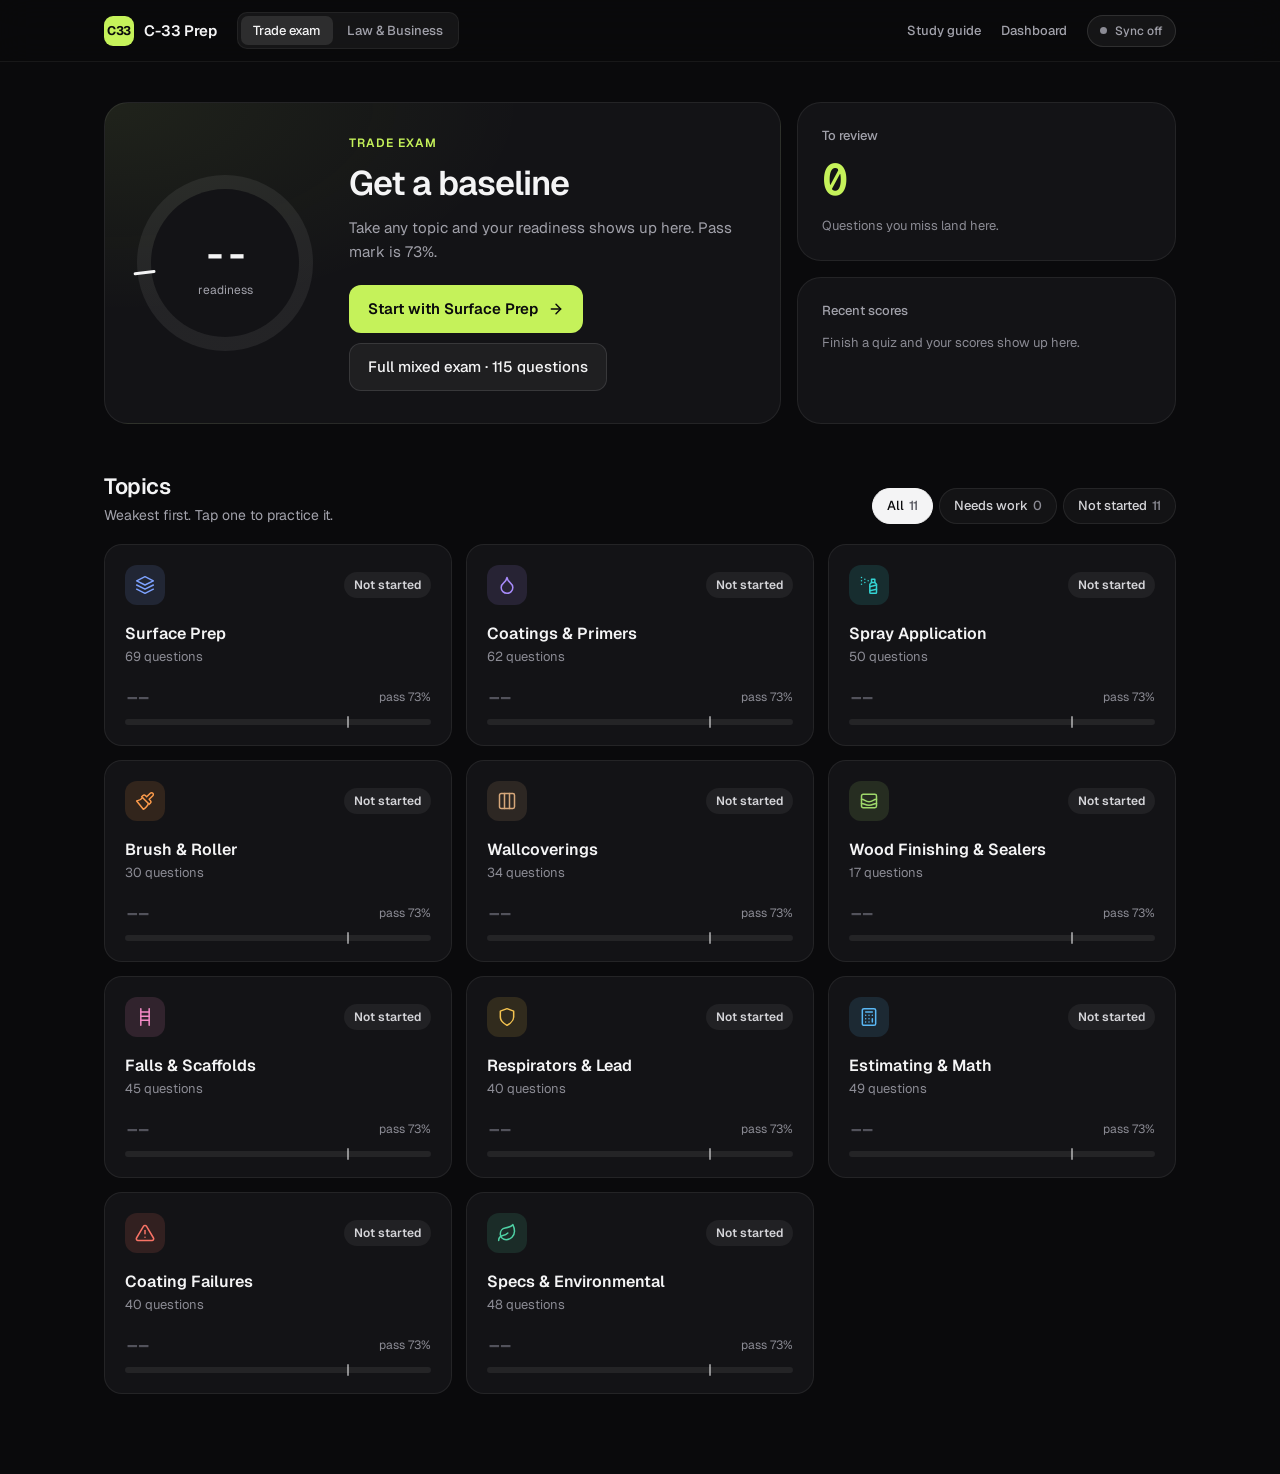
<file: c33-trade-test.html>
<!DOCTYPE html>
<html lang="en">
<head>
<meta charset="UTF-8">
<meta name="viewport" content="width=device-width, initial-scale=1.0">
<title>C-33 Practice Test — Painting & Decorating</title>
<link rel="manifest" href="/manifest.json">
<link rel="apple-touch-icon" href="/icon-192.svg">
<meta name="theme-color" content="#0A0A0C">
<meta name="mobile-web-app-capable" content="yes">
<meta name="apple-mobile-web-app-capable" content="yes">
<meta name="apple-mobile-web-app-status-bar-style" content="black-translucent">
<meta name="apple-mobile-web-app-title" content="CSLB Prep">
<link rel="preconnect" href="https://fonts.googleapis.com">
<link rel="preconnect" href="https://fonts.gstatic.com" crossorigin>
<link href="https://fonts.googleapis.com/css2?family=Geist:wght@400;500;600;700&family=Geist+Mono:wght@500;600&display=swap" rel="stylesheet">
<link rel="stylesheet" href="/theme.css">
</head>
<body data-view="hub">
<header class="app-header">
  <div class="app-header-in">
    <a class="brand" href="index.html"><span class="brand-mark">C33</span><span class="brand-name">C-33 Prep</span></a>
    <nav class="exam-switch" aria-label="Exam">
      <a href="c33-trade-test.html" class="on" aria-current="page">Trade exam</a>
      <a href="law-and-business-test.html">Law &amp; Business</a>
    </nav>
    <div class="hdr-space"></div>
    <nav class="hdr-links" aria-label="Site">
      <a href="c33-trade-study-guide.html">Study guide</a>
      <a href="index.html">Dashboard</a>
    </nav>
    <div class="sync-slot" id="cslb-sync-slot"></div>
  </div>
</header>
<main id="hub" class="wrap"></main>
<main id="quiz" class="wrap quiz">
  <div class="quiz-top">
    <button type="button" class="icon-btn" onclick="goHub()" aria-label="Leave quiz"><svg class="ic" viewBox="0 0 24 24" aria-hidden="true"><path d="M18 6 6 18"/><path d="m6 6 12 12"/></svg></button>
    <div class="quiz-progress"><div class="progress-fill" id="prog-fill"></div></div>
    <span class="quiz-count" id="prog-label"></span>
  </div>
  <div class="quiz-meta">
    <span class="q-tag" id="q-tag"></span>
    <span class="score-chip" id="score-chip"></span>
  </div>
  <h1 class="q-text" id="q-text"></h1>
  <div class="options" id="q-options"></div>
  <div class="answer-panel" id="q-panel">
    <div class="explanation" id="q-explanation"></div>
    <button type="button" class="btn btn-lime btn-lg btn-block" id="next-btn" onclick="nextQuestion()"></button>
  </div>
</main>
<main id="results" class="wrap results">
  <div class="card result-card">
    <span class="eyebrow">Quiz complete</span>
    <div class="result-score" id="res-score"></div>
    <div class="result-label" id="res-label"></div>
    <div class="result-stats">
      <div><span class="val good" id="res-correct"></span><span class="lbl">Correct</span></div>
      <div><span class="val low" id="res-wrong"></span><span class="lbl">Missed</span></div>
      <div><span class="val" id="res-total"></span><span class="lbl">Questions</span></div>
      <div><span class="val">73%</span><span class="lbl">To pass</span></div>
    </div>
  </div>
  <button type="button" class="btn btn-lime btn-lg btn-block" id="res-retry">Retry this section</button>
  <button type="button" class="btn btn-ghost btn-lg btn-block" onclick="goHub()">Back to topics</button>
</main>
<nav class="bottom-nav" aria-label="Sections">
  <button type="button" class="nav-practice" onclick="goHub()"><svg class="ic" viewBox="0 0 24 24" aria-hidden="true"><rect x="3" y="3" width="7" height="7" rx="1.5"/><rect x="14" y="3" width="7" height="7" rx="1.5"/><rect x="3" y="14" width="7" height="7" rx="1.5"/><rect x="14" y="14" width="7" height="7" rx="1.5"/></svg><span>Practice</span></button>
  <button type="button" class="nav-review" id="nav-review"><svg class="ic" viewBox="0 0 24 24" aria-hidden="true"><path d="M3 12a9 9 0 1 0 3-6.7L3 8"/><path d="M3 3v5h5"/></svg><span>Review</span><em id="nav-review-count" style="display:none"></em></button>
  <a href="c33-trade-study-guide.html"><svg class="ic" viewBox="0 0 24 24" aria-hidden="true"><path d="M4 19.5A2.5 2.5 0 0 1 6.5 17H20V3H6.5A2.5 2.5 0 0 0 4 5.5z"/><path d="M4 19.5V21h16v-4"/></svg><span>Guide</span></a>
  <a href="index.html"><svg class="ic" viewBox="0 0 24 24" aria-hidden="true"><path d="m3 10 9-7 9 7"/><path d="M5 9v12h14V9"/><path d="M10 21v-6h4v6"/></svg><span>Dashboard</span></a>
</nav>
<script src="/progress.js"></script>
<script>
const Q={
surface_prep:[
{q:"A painter is hired to repaint the exterior of a 1962 home. Before starting any prep, the FIRST thing the painter must do is:",opts:["Estimate gallons and order materials for the job", "Find out whether lead paint is present before disturbing it", "Pressure wash the house to remove loose paint", "Spot prime any bare wood before it weathers"],ans:1,exp:"Pre-1978 housing is presumed to contain lead-based paint until tested otherwise. Before any prep that disturbs paint (scraping, sanding, power washing), the painter must determine lead status and follow lead-safe renovation rules — this is non-negotiable and a Contractors State License Board (CSLB) compliance issue."},
{q:"Steel to be painted is contaminated with oil and grease. What must be done before any wire brushing or sanding?",opts:["Wire brush it first, then degrease", "Solvent clean to remove the oil and grease", "Prime directly over it to seal the contamination", "Rinse with plain water and allow to dry"],ans:1,exp:"Oil and grease must come off first, using solvent, emulsion, or steam. Mechanical cleaning over a greasy surface drives the contamination down into the profile and guarantees adhesion failure later."},
{q:"You must remove loose rust, mill scale, and flaking paint from a steel railing using hand tools only. What does that involve?",opts:["Wire brushes, scrapers, and hand sandpaper", "A needle gun, angle grinder, and power sander", "A heat gun and a putty knife", "Chemical stripper and a pressure washer"],ans:0,exp:"Hand tool cleaning means wire brushes, scrapers, and hand sanding. It takes off loose material but leaves tightly adhered mill scale in place, so it is the least thorough mechanical method."},
{q:"New galvanized steel that has not weathered should be primed with:",opts:["Shellac-based primer under a latex topcoat", "Oil-based alkyd rust-inhibitive primer", "A latex topcoat applied with no primer", "Direct-to-metal acrylic or zinc-rich primer"],ans:3,exp:"Alkyd (oil-based) primers SAPONIFY on zinc — the alkali in the zinc reacts with the ester linkages in the alkyd binder, producing a soap-like film. Always use direct-to-metal acrylic or zinc-rich primer on galvanized."},
{q:"Saponification on alkyd paint over zinc or fresh concrete is caused by:",opts:["Ultraviolet light breaking down the alkyd binder", "Applying the alkyd below its minimum temperature", "Alkali in the substrate attacking the alkyd binder", "Solvent from the topcoat softening the alkyd film"],ans:2,exp:"Saponification = alkali + alkyd ester linkage = soap. The reaction produces a soft, sticky film that loses adhesion. Use alkali-resistant primers (acrylic, masonry primer, epoxy) on alkali substrates instead."},
{q:"The MAXIMUM moisture content for most wood substrates before painting is approximately:",opts:["35%", "5%", "15%", "25%"],ans:2,exp:"Wood moisture should be at or below ~15% before painting. Above that, expect blistering, peeling, and adhesion failure as moisture migrates through the coating."},
{q:"New concrete should typically cure for approximately how long before applying most architectural coatings:",opts:["28 days", "90 days", "14 days", "7 days"],ans:0,exp:"28 days is the standard cure window for concrete before most coatings. Earlier coating risks high alkalinity, residual moisture, and saponification with alkyd products. Always test moisture before coating."},
{q:"A painter encounters chalking on a previously painted exterior surface. After washing and rinsing, residual chalk remains. The BEST primer choice is:",opts:["A shellac-based stain-blocking primer", "The latex topcoat thinned as its own primer", "A bonding primer designed for chalky surfaces", "A high-build block filler applied by roller"],ans:2,exp:"Residual chalk = adhesion problem. A chalk-stop or bonding primer is formulated to penetrate residual chalk and lock it down. Standard primers will fail on chalky surfaces."},
{q:"Efflorescence on masonry MUST be:",opts:["Removed, and the moisture source found and fixed", "Sealed under an elastomeric coating to lock it in", "Left alone if the deposits are light and dry", "Primed over with a high-build masonry primer"],ans:0,exp:"Efflorescence = soluble salts brought to the surface by moisture. Remove the deposits (dry brushing or a mild acid wash), then find and correct the moisture source. Sealing it in just guarantees repeat failure as the moisture continues migrating."},
{q:"Mildew on a previously painted surface should be:",opts:["Sanded off with 80-grit paper, then spot primed", "Covered with a mildew-resistant topcoat to stop growth", "Killed with bleach or a mildewcide, rinsed, then primed", "Sealed in under a coat of oil-based stain blocker"],ans:2,exp:"Mildew is alive. Painting over it just feeds it. Always kill it first (3:1 water-to-bleach or commercial mildewcide), rinse thoroughly, allow to dry, THEN prime and topcoat."},
{q:"The CORRECT order for prepping previously painted exterior wood is:",opts:["Topcoat \u2192 sand \u2192 wash \u2192 prime", "Caulk \u2192 wash \u2192 scrape \u2192 prime \u2192 topcoat", "Sand \u2192 wash \u2192 scrape \u2192 spot prime \u2192 caulk \u2192 topcoat", "Wash \u2192 scrape \u2192 sand \u2192 spot prime \u2192 caulk \u2192 topcoat"],ans:3,exp:"Wash FIRST so you don't sand contamination into the wood. Spot prime bare wood BEFORE caulking so the caulk has a sealed surface to bond to. This is the canonical exterior repaint sequence."},
{q:"Caulking is performed AFTER spot priming bare wood because:",opts:["It keeps the primer from cracking at the caulk joint", "Caulk can only be applied over a latex coating", "Manufacturer specifications require it for warranty", "The caulk requires a sealed surface to bond properly"],ans:3,exp:"Bare wood absorbs moisture and oils — caulk applied directly to bare wood pulls away as the wood absorbs the binder. Spot prime first, then caulk into a sealed substrate."},
{q:"A water-stained drywall ceiling, after the leak has been repaired and the drywall has dried, should be:",opts:["Sanded smooth and topcoated with ceiling paint", "Cut out and replaced, regardless of stain size", "Painted with two full coats of latex ceiling paint", "Spot primed with a shellac or oil stain blocker"],ans:3,exp:"Latex won't block water stains — they bleed through. Shellac is the gold standard for water, smoke, tannin, and odor stains. Spot prime the affected area, then proceed with regular finish."},
{q:"Tannin bleed is most common with:",opts:["Birch and walnut", "Oak and maple", "Pine and Douglas fir", "Cedar and redwood"],ans:3,exp:"Cedar and redwood are the classic tannin bleeders. Tannins migrate through paint as brownish stains. Block with a stain-blocking primer (shellac or oil-based stain blocker)."},
{q:"When a painter discovers soft, water-damaged wood under the paint film, the correct action is:",opts:["Seal it with an oil-based primer", "Build it up with a thicker topcoat", "Cut out and replace the damaged wood", "Fill the surface with exterior caulk"],ans:2,exp:"Soft, rotted wood is structural failure — coatings cannot restore integrity. Cut out the damage, replace with sound wood, prime all six sides if possible, then proceed."},
{q:"Glossy oil-based trim that will receive a waterborne topcoat must FIRST be:",opts:["Deglossed and primed with a bonding primer", "Stripped completely to bare wood first", "Painted directly with the waterborne topcoat", "Wiped with water and coated with shellac"],ans:0,exp:"Latex over glossy oil = peeling. Create profile (sand or chemically degloss), then use a bonding primer designed for slick surfaces. This is one of the most common failure modes."},
{q:"When sanding lead-based paint on a pre-1978 home, the dust must be:",opts:["Collected with a HEPA vacuum and wet wiped", "Swept up with a broom and bagged", "Blown off with compressed air outdoors", "Left in place if the work is outdoors"],ans:0,exp:"Brooms and compressed air aerosolize lead dust, and both are prohibited under the lead-safe renovation rule. A high-efficiency particulate air (HEPA) vacuum plus wet wiping is the required method. Wet methods reduce airborne dust."},
{q:"Pre-1978 home interior, painter is disturbing 8 sq ft of painted surface. Lead-safe renovation rule rules:",opts:["Apply only if children under 6 live in the home", "Apply, since it exceeds the interior threshold", "Do not apply, because the work is under 10 sq ft", "Apply only if the homeowner requests it in writing"],ans:1,exp:"Interior threshold is 6 sq ft. Disturbing 8 sq ft exceeds it, so the full lead-safe renovation rule applies: certified renovator, containment, high-efficiency particulate air (HEPA), lead-safe practices, cleanup verification."},
{q:"Pre-1978 home exterior, painter is disturbing 15 sq ft of painted surface. Lead-safe renovation rule rules:",opts:["Apply, since any pre-1978 exterior work is covered", "Apply only if the homeowner is present on site", "Apply, because it exceeds the 10 sq ft exterior limit", "Do not apply, since it is under the exterior threshold"],ans:3,exp:"Exterior threshold is 20 sq ft. 15 sq ft is below the threshold, so lead-safe renovation rule does not apply for that specific work. Best practice still uses safe methods."},
{q:"Surface temperature during painting must be at least how many degrees above the dew point:",opts:["10\u00b0F", "5\u00b0F", "1\u00b0F", "20\u00b0F"],ans:1,exp:"Surface temp must be at least 5\u00b0F above the dew point during application AND through cure. If surface drops below dew point, condensation forms under the film causing blisters and adhesion failure."},
{q:"Most standard latex paints have a minimum surface application temperature of approximately:",opts:["70\u00b0F", "90\u00b0F", "50\u00b0F", "32\u00b0F"],ans:2,exp:"Standard latex needs 50\u00b0F minimum surface temp to form a proper film. Below that, the binder won't coalesce and the film cracks/fails. Low-temp formulations go down to ~35\u00b0F."},
{q:"Low-temperature latex paints can typically be applied down to approximately:",opts:["0\u00b0F", "35\u00b0F", "65\u00b0F", "55\u00b0F"],ans:1,exp:"Low-temp latex formulations are engineered to coalesce at lower temperatures, typically down to 35\u00b0F surface temp. Verify on the technical data sheet \u2014 varies by manufacturer."},
{q:"A painter uses a moisture meter on exterior wood and reads 22%. The painter should:",opts:["Wait until it dries to about 15% or below", "Paint now; up to 25% is acceptable for exterior wood", "Apply oil primer to seal the moisture into the wood", "Apply an elastomeric coating that lets the wood breathe"],ans:0,exp:"22% is too wet to paint. Painting now traps moisture under the film and causes blistering and peeling within months. Wait for the wood to dry to ≤15%."},
{q:"A painter pressure washes exterior siding. Recommended pressure for wood siding is approximately:",opts:["100–300 PSI", "As high as the machine will go", "3,500–4,500 PSI", "1,500–2,500 PSI"],ans:3,exp:"Wood damages easily under high pressure. Use moderate pressure (1,500–2,500 PSI typical) and a wider fan tip. Masonry tolerates higher pressure; wood does not."},
{q:"New ferrous metal that has flash rusted before priming should be:",opts:["Re-cleaned to bright metal and primed right away", "Left to weather until the rust layer stabilizes", "Primed as-is to lock the rust under the film", "Sealed with a latex primer to stop the rust"],ans:0,exp:"Flash rust = active corrosion. Coating over it traps the rust to continue undermining the film. Re-clean to spec and prime immediately while the surface is bright."},
{q:"The PRIMARY reason for sanding glossy or non-porous surfaces before priming is:",opts:["To give the primer tooth to grip", "To remove most of the old paint", "To even out the color of the surface", "To reduce how much primer it absorbs"],ans:0,exp:"Profile = mechanical bite. Without it, the new coating sits on top of the slick surface and peels. Sand or chemically degloss to create tooth before priming."},
{q:"A cross-hatch tape test (ASTM D3359) is used to:",opts:["Test how well a coating adheres", "Measure the sheen level of a finish", "Measure dry film thickness in mils", "Measure moisture content in the substrate"],ans:0,exp:"ASTM D3359 cuts a # pattern through the coating, applies tape, pulls. Rate adhesion 0–5. Standard test for evaluating whether existing coatings will hold a recoat."},
{q:"Block filler is applied to:",opts:["Bare wood, to fill the open grain", "New drywall, to fill the paper texture", "Concrete block, to fill its pinholes", "Smooth metal, to build film thickness"],ans:2,exp:"Block filler is a thick-bodied primer specifically designed to fill the pinholes/pores in concrete block. Without it, topcoats look pitted and porous. Apply by brush, roll, or spray and back-roll."},
{q:"A painter encounters fresh concrete that is 14 days old and needs to be coated. The painter should:",opts:["Force-cure it with heaters, then coat", "Wait about 28 days and test for moisture", "Coat it now with a breathable latex primer", "Coat it now with an oil-based primer"],ans:1,exp:"14 days is too early for most coatings. Concrete continues curing — high alkalinity and moisture cause adhesion failure. Wait to ~28 days and verify with moisture testing."},
{q:"Pre-1978 housing is presumed to contain lead-based paint UNLESS:",opts:["The home was sold after 1978", "The homeowner verbally states it doesn't", "The paint smells like latex", "A certified lead test confirms otherwise"],ans:3,exp:"Lead paint was banned for residential use in 1978. Pre-1978 = presumed lead until proven otherwise by certified test. No verbal claim or sale date overrides the testing requirement."},
{q:"Smooth concrete block that will be painted with high-gloss topcoat requires which FIRST coat:",opts:["A thinned coat of the latex topcoat", "Block filler to fill pinholes", "An oil-based enamel undercoater", "A shellac-based sealer"],ans:1,exp:"Concrete block has thousands of pinholes that destroy a smooth topcoat. Block filler first, then primer, then topcoat. Skipping block filler results in a pitted, porous-looking finish."},
{q:"A 1985 home with bare wood window trim shows water damage. After replacing the damaged wood, the painter should:",opts:["Prime all bare wood before the topcoat", "Skip primer, since the new wood is pre-finished", "Apply the latex topcoat directly", "Caulk the joints and leave the wood bare"],ans:0,exp:"Bare wood needs primer for adhesion, sealing, and tannin/stain blocking. Priming all sides where possible prevents moisture entry from cut ends and back faces."},
{q:"Powdery residue that comes off on a dark cloth when rubbed across a previously painted exterior is:",opts:["Chalking", "Mildew", "Saponification", "Efflorescence"],ans:0,exp:"Chalking is normal weathering — UV breaks down the binder, leaving pigment as a powdery residue. Heavy chalking = poor binder or extended exposure. Wash off and use bonding primer if residual."},
{q:"Mildew can be distinguished from dirt by:",opts:["Its color: mildew is always green, dirt is brown", "A heat test: mildew darkens when warmed, dirt does not", "Water alone: mildew dissolves, dirt does not", "A drop of bleach: mildew lightens, dirt does not"],ans:3,exp:"Bleach solution test is the standard. Mildew is fungus and lightens when bleached. Dirt won't change color. Use diluted bleach (3:1 water-to-bleach) and rinse thoroughly."},
{q:"Aluminum substrates are best prepared with:",opts:["A latex topcoat applied directly to the metal", "Solvent cleaning, then a self-etching primer", "Sanding, then a shellac-based stain-blocking primer", "An oil-based primer over the surface as found"],ans:1,exp:"Aluminum has a passive oxide layer that resists adhesion. Solvent clean, then etch with phosphoric acid or use a self-etching primer. Direct-to-metal acrylic also works well on properly prepared aluminum."},
{q:"A painter discovers that paint scraped from a home built in 1973 may contain lead. The minimum required action is:",opts:["Keep scraping, but mist the debris with water", "Tell the homeowner, then continue scraping", "Finish scraping, then bag and trash the debris", "Stop and test for lead, or assume it is present"],ans:3,exp:"Pre-1978 = assume lead until tested. Continuing without protection violates lead-safe renovation rule and exposes workers and occupants to lead poisoning. Stop and follow proper procedure."},
{q:"New drywall should be primed with:",opts:["A thick block filler, back-rolled", "Polyvinyl acetate (PVA) drywall primer", "A shellac-based stain-blocking primer", "An oil-based enamel undercoater"],ans:1,exp:"Polyvinyl acetate primer (or a high-build drywall primer) equalizes porosity between the paper face and the joint compound. Without it, mud and paper absorb topcoat differently — visible 'flashing' across the wall."},
{q:"'Flashing' of a finished wall (visible difference in sheen and color) is caused by:",opts:["Changing sunlight during application", "Using rollers with different nap lengths", "Low humidity in the room", "Uneven porosity under the paint"],ans:3,exp:"Flashing = porosity mismatch. Spot-primed patches absorb topcoat differently than the rest of the wall, producing visible sheen and color variation. Prime the entire surface to even it out."},
{q:"Removing failing paint from a 1955 home requires:",opts:["Following EPA lead-safe renovation rules", "Any method, as long as debris is bagged", "Notifying the homeowner before starting", "Using chemical strippers instead of scraping"],ans:0,exp:"Pre-1978 home + paint disturbance = full lead-safe renovation rule. Containment, HEPA vacuum, wet methods, certified worker, cleanup verification, recordkeeping. Not optional."},
{q:"Soft, spongy wood with active rot:",opts:["Hardens once it is primed and painted", "Can be sealed in with elastomeric", "Can be soaked with epoxy and painted", "Must be cut out and replaced"],ans:3,exp:"Rot is structural failure. Wood hardener and epoxy fillers can stabilize MINOR damage, but soft, active rot must be cut out and replaced. No coating restores structural integrity."},
{q:"Calcium chloride moisture testing on concrete typically requires the result to be below approximately:",opts:["1 lb per 1,000 sq ft per 24 hr", "15 lb per 1,000 sq ft per 24 hr", "50 lb per 1,000 sq ft per 24 hr", "3–5 lb per 1,000 sq ft per 24 hr"],ans:3,exp:"Most coatings require ≤4 lb (sometimes up to 5 lb) of moisture vapor emission per 1,000 sq ft per 24 hr via calcium chloride testing. Verify the specific coating's technical data sheet for its limit."},
{q:"Power washing pre-1978 painted surfaces is:",opts:["Allowed at any pressure if the home is vacant", "The fastest legal way to remove loose paint", "Prohibited at high pressure without containment", "Required by Cal/OSHA before any scraping begins"],ans:2,exp:"Unrestricted power washing aerosolizes lead-contaminated water and paint chips. Lead-safe renovation rule prohibits high-pressure washing without containment in pre-1978 housing. Use lower pressure with capture or alternative methods."},
{q:"A coating's long-term adhesion depends MOST on:",opts:["Time of day applied", "Surface preparation", "Application speed", "Topcoat brand"],ans:1,exp:"90% of coating failures trace to prep. Brand, application speed, and timing matter \u2014 but they're secondary to clean, dry, properly profiled substrate. Master prep and you've half-passed the exam."},
{q:"A painter discovers that a previously coated surface fails the cross-hatch tape test (paint pulls off). The correct action is:",opts:["Apply a bonding primer over the failing paint", "Topcoat it, since the new paint will bind it", "Apply a heavier topcoat to hold it down", "Strip it back to a sound surface first"],ans:3,exp:"Failed adhesion = the existing system is not bonded. Topcoating over it just adds weight to a failing system that will peel together. Strip to sound substrate and rebuild."},
{q:"When prepping a stucco wall with hairline cracks, the painter should:",opts:["Leave them, since they are only cosmetic", "Grind the cracks wider before painting", "Fill or bridge them with elastomeric products", "Apply a standard latex topcoat over them"],ans:2,exp:"Hairline cracks let water in and grow. Either fill with elastomeric caulk or use an elastomeric topcoat designed to bridge them. Standard latex won't bridge — cracks telegraph through."},
{q:"A 1990 home does NOT require lead-safe renovation rule compliance because:",opts:["The rule only covers multi-family housing", "The rule only covers commercial buildings", "The rule only covers homes built before 1960", "The rule only covers housing built before 1978"],ans:3,exp:"1978 is the federal cutoff — lead-based paint was banned for residential use that year. Homes built 1978 or later are exempt from lead-safe renovation rule for lead reasons (other regs may apply)."},
{q:"When repainting an exterior previously coated with elastomeric, the painter should:",opts:["Strip the whole surface back to bare stucco", "Use a coating the manufacturer says bonds to it", "Apply an oil-based topcoat over the elastomeric", "Prime it with shellac, then use any latex"],ans:1,exp:"Elastomeric is a thick, flexible film. Most coatings won't adhere well to it. Confirm compatibility with the manufacturer or stick with elastomeric/acrylic systems designed for it."},
{q:"A painter feathers the edges of scraped paint with sandpaper PRIMARILY to:",opts:["Build up film thickness at the edges", "Help the primer soak into the old paint", "Hide the edges so they don't show through", "Speed up drying of the next coat"],ans:2,exp:"Scraped edges create visible ridges that telegraph through the topcoat. Feather sanding tapers the edge to invisible. Without it, the finish looks like a relief map of every old paint chip."},
{q:"When painting over an unknown previous coating, the painter should:",opts:["Test a small area for compatibility and adhesion", "Always strip it to bare substrate first", "Cover it with a bonding primer and skip testing", "Use only oil-based products over unknown coatings"],ans:0,exp:"Unknown coating = unknown chemistry. Test a small inconspicuous area for both compatibility (no lifting) and adhesion (cross-hatch) before committing to the whole job."},
{q:"Which drop cloth material should never be walked on?",opts:["Canvas","Plastic sheeting","Paper with poly backing","Rosin paper"],ans:1,exp:"Plastic is slippery underfoot and paint stays wet on its surface. It is for covering furniture and fixtures, not for floors people walk across."},
{q:"Which drop cloth is the best general choice for floors and walkways?",opts:["Plastic sheeting","Canvas","Newspaper","Aluminum foil"],ans:1,exp:"Canvas absorbs spills, lies flat without sliding, and is reusable, making it the standard for floor and walkway protection."},
{q:"What is the approximate clean-removal window for standard blue painter's tape?",opts:["About 24 hours","About 14 days","About 60 days","About 6 months"],ans:1,exp:"Blue painter's tape is generally rated for clean removal at around 14 days. Delicate-surface tapes extend to roughly 60 days, and general-purpose masking tape is only 1 to 3 days."},
{q:"Which tape should be used over freshly painted surfaces or delicate finishes?",opts:["General-purpose tan masking tape", "Green high-adhesion painter's tape", "Low-tack delicate-surface tape", "Blue multi-surface painter's tape"],ans:2,exp:"Delicate-surface tape, often purple or yellow, uses low-tack adhesive designed not to lift fresh paint, wallcovering, or faux finishes."},
{q:"Paint bleeds under the tape line despite careful application. What is the most likely cause?",opts:["The tape was a premium, high-tack grade", "The tape edge wasn't pressed down firmly", "The tape was applied too soon before painting", "The wall color was darker than the trim"],ans:1,exp:"Tape must go on a clean, dry surface with the edge pressed firmly down. Dust under the edge, or an unburnished edge, is what lets paint creep through."},
{q:"When is the best time to remove masking tape from a painted edge?",opts:["After the paint has fully cured for several days", "While the paint is still slightly soft", "Right after the first brush stroke, before finishing", "Only after a second coat has been applied over it"],ans:1,exp:"Fully cured paint bridges the tape edge and tears when the tape is pulled. Remove while still slightly soft, or score the line first, pulling back at about 45 degrees."},
{q:"Why should masking tape not be left on a surface in direct sun?",opts:["The color fades and it becomes hard to see", "The adhesive bakes on and can pull off the finish", "It attracts dust that falls onto the wet paint", "It shrinks in the heat and distorts the paint line"],ans:1,exp:"Heat and ultraviolet exposure cure the adhesive onto the surface, making the tape difficult to remove and likely to take finish with it."},
{q:"When practical, what is usually better than masking hardware such as switch plates and door handles?",opts:["Painting over them","Removing them entirely","Covering them with newspaper","Applying two layers of tape"],ans:1,exp:"Removing hardware is normally faster than masking it and produces a cleaner result with no tape lines or bleed."},
{q:"Why does spray application require substantially more masking than brush and roller work?",opts:["Sprayed coatings are more corrosive to trim", "Overspray drifts far past the target surface", "Spray hoses and fittings tend to leak paint", "Sprayed paint dries too slowly to wipe off"],ans:1,exp:"Atomized coating travels on air currents far past the target surface, so masking must extend well beyond the immediate work area."},
{q:"What is the practical wind limit for outdoor spray application?",opts:["About 5 miles per hour","About 10 to 15 miles per hour","About 25 miles per hour","Wind has no effect on spraying"],ans:1,exp:"Above roughly 10 to 15 miles per hour, overspray carries unacceptably far and the finish quality degrades. Check wind direction before starting."},
{q:"On an exterior repaint, which of these is most often overlooked during masking?",opts:["The front door and its hardware", "Neighboring vehicles and landscaping", "Windows on the side being painted", "Interior floors near the entry"],ans:1,exp:"Overspray readily reaches vehicles, plants, and walkways beyond the property line. These are among the most common and most expensive overspray claims."},
{q:"What must be true of a surface before masking tape is applied?",opts:["It must be slightly damp","It must be clean and dry","It must be freshly primed","It must be warm to the touch"],ans:1,exp:"Tape only seals properly to a clean, dry surface. Dust, moisture, or chalk under the tape guarantees bleed."},
{q:"Which tool should be used to apply chemical strippers?",opts:["A sponge roller", "A damp rag", "A wire brush", "A bristle brush"],ans:3,exp:"This is one of CSLB's own sample questions. Lay stripper on thick with a bristle brush, in one direction, and don't brush it back and forth. A roller spreads it too thin and a wire brush scratches the surface."},
{q:"What effect will cold, damp days have on primers?",opts:["The surface will become brittle.", "The drying time will increase.", "The top coat will discolor.", "Fish eye will occur."],ans:1,exp:"Another CSLB sample question. Cold slows curing and damp air slows water and solvent leaving the film, so primer takes longer to dry. Respect the minimum temperature on the data sheet and allow extra time before topcoating."},
{q:"After brushing on a chemical stripper, the painter should:",opts:["Scrape it off right away before it sets", "Let it dwell as directed, then scrape", "Brush it back and forth to work it in", "Rinse it off at once with a pressure washer"],ans:1,exp:"Strippers need dwell time to soften the paint. Follow the label, keep it from drying out, then lift the softened paint with a putty knife or scraper. Scraping too soon just smears it."},
{q:"Before priming a surface that was chemically stripped, the painter must:",opts:["Clean off the residue as the label directs", "Prime right over the stripper residue", "Sand it with 40-grit down to bare wood", "Let it sit a full month to dry out"],ans:0,exp:"Stripper residue, whether wax or caustic, keeps primer from bonding. Wash or neutralize exactly as the manufacturer says, let it dry, then prime."},
{q:"A caustic (lye-based) stripper used on oak can:",opts:["Darken the wood and raise the grain", "Make the wood much harder to sand", "Leave the wood's color unchanged", "Seal the wood against moisture"],ans:0,exp:"Caustic strippers darken many hardwoods and raise the grain, so they must be neutralized and the wood sanded. Use a gentler stripper on fine stain-grade wood."},
{q:"Kitchen walls with a grease and smoke film should be cleaned before painting with:",opts:["A degreasing cleaner, then a clean rinse", "Plain water and a dry rag only", "Mineral spirits left on to dry", "Full-strength bleach"],ans:0,exp:"Grease keeps paint from bonding. Use a degreaser or TSP substitute, rinse with clean water, and let it dry. Smoke stains may also need a stain-blocking primer."},
{q:"When scraping a previously painted surface, the goal is to remove:",opts:["Every coat down to bare wood", "Anything loose, until sound paint remains", "Only the top coat of paint", "Nothing; primer glues loose edges down"],ans:1,exp:"Scrape until only tightly bonded paint is left. Then feather the edges by sanding. Stripping sound paint to bare wood is extra work the job usually doesn't need."},
{q:"Which sandpaper grit is the usual choice for scuff-sanding sound, glossy paint before repainting?",opts:["24 to 36 grit", "120 to 150 grit", "400 to 600 grit", "60 grit only"],ans:1,exp:"Medium-fine paper dulls the gloss and gives tooth without leaving deep scratches. Coarse grits gouge the surface; very fine grits barely cut it."},
],
coatings:[
{q:"A coating's binder primarily determines:",opts:["The color, hiding power, and tint strength of the paint", "Only how fast the paint dries to touch", "The film's adhesion, durability, and flexibility", "The viscosity in the can and nothing else"],ans:2,exp:"The binder is the resin that forms the film when paint cures. It dictates virtually all performance properties. Choose coatings by matching binder chemistry to the substrate and environment."},
{q:"100% acrylic latex paint compared to vinyl-acrylic blend offers:",opts:["Faster dry time but no other real advantage", "Lower VOC content at the same durability", "Better adhesion, durability, and color retention", "A lower price per gallon for similar results"],ans:2,exp:"100% acrylic outperforms vinyl-acrylic on every long-term metric. Worth the price upgrade for exterior and high-traffic interior. Vinyl-acrylic is fine for low-traffic interior only."},
{q:"Alkyd (oil-based) paint compared to acrylic latex generally has:",opts:["Lower VOC and easier soap-and-water cleanup", "Better UV stability with less yellowing", "Faster drying and better flexibility over time", "Better flow and a harder film, but higher VOC"],ans:3,exp:"Alkyds have classic 'oil paint' attributes — beautiful flow, hard film, great penetration. Trade-offs are higher VOCs, slow dry and cure, mineral spirits cleanup, yellowing over time, and saponification on alkali substrates."},
{q:"A two-component epoxy is BEST suited for:",opts:["Exterior wood siding that needs to flex", "Long-term exterior roof coatings in full sun", "Industrial floors and chemical-exposure areas", "Interior trim that will be brushed by hand"],ans:2,exp:"Epoxies = chemical resistance, abrasion resistance, adhesion to metal and concrete. Industrial floor coating is the textbook use. ultraviolet (UV) exposure causes chalking — not for exterior topcoats."},
{q:"The PRIMARY weakness of epoxy coatings in exterior applications is:",opts:["It chalks and fades in sunlight", "It costs more than most topcoats", "It adheres poorly to steel", "It cures too slowly outdoors"],ans:0,exp:"Epoxies break down under UV — chalk, fade, lose gloss. Use them as primers under UV-stable urethane topcoats, or in shaded/interior applications. Not suitable as exterior topcoats."},
{q:"Aliphatic urethane is preferred over aromatic urethane for exterior topcoats because:",opts:["It can be applied with no primer", "It costs less than aromatic urethane", "It holds gloss and color in sunlight", "It dries and cures faster outdoors"],ans:2,exp:"Aliphatic = UV-stable. Aromatic = chalks like epoxy. Marine, commercial, and high-end exterior topcoats use aliphatic urethane to retain color and gloss for decades."},
{q:"Shellac-based primer is BEST used for:",opts:["Priming large areas of new drywall before topcoat", "Sealing fresh, high-pH concrete", "Priming exterior masonry walls", "Blocking water, smoke, and tannin stains"],ans:3,exp:"Shellac primers (BIN-style) are unmatched for blocking water stains, smoke damage, tannin bleed, and odors. Alcohol-based, fast dry, interior-only. The gold standard for problem stains."},
{q:"A self-priming exterior paint:",opts:["Cannot be tinted to deep colors", "Eliminates priming on bare wood and rust", "Still needs spot priming on problem areas", "Outlasts a separate primer and topcoat"],ans:2,exp:"Self-priming = good build, OK adhesion to sound substrates. But bare wood, rust, stains, tannin still need spot priming. Marketing implies otherwise — exam tests whether you know better."},
{q:"Block filler is designed to:",opts:["Bond new paint to oily surfaces", "Replace primer on smooth poured concrete", "Fill the pinholes in concrete block", "Patch large cracks in stucco walls"],ans:2,exp:"Block filler is a thick-bodied first coat for concrete masonry units. Fills the thousands of pinholes that would otherwise show through topcoat as a pitted, porous surface."},
{q:"A direct-to-metal (Direct-to-Metal) coating:",opts:["Cannot be used on steel or other ferrous metals", "Is made for aluminum and no other metals", "Always requires a separate metal primer first", "Bonds to prepared metal without a separate primer"],ans:3,exp:"Direct-to-metal products combine primer and topcoat properties for metal. Save labor on light-duty applications. Heavy-duty industrial work still typically uses separate primer + topcoat."},
{q:"When mixing a two-component epoxy, 'pot life' refers to:",opts:["How long it stays usable after mixing", "How long it takes to fully cure", "How long the unmixed kit lasts on the shelf", "How long you have to apply the next coat"],ans:0,exp:"Pot life = window after mixing during which the material remains workable. After pot life, viscosity rises, the material is unworkable, and it must be discarded. Mix small batches you can use."},
{q:"A two-component coating past its pot life should be:",opts:["Warmed up to extend its working time", "Sealed and stored for use the next day", "Discarded, since solvent won't restore it", "Thinned with solvent and used right away"],ans:2,exp:"Past pot life, the cross-linking has progressed and the chemistry is committed. Solvent doesn't reverse this — it just produces a weaker, defective film. Throw it out."},
{q:"A zinc-rich primer protects steel by:",opts:["Sealing out moisture with a thick barrier", "Blocking UV light from reaching the steel", "Sacrificing itself: the zinc corrodes first", "Neutralizing rust with a chemical converter"],ans:2,exp:"Zinc is more reactive than steel. When the film is breached, the zinc corrodes first, protecting the steel underneath — same principle as galvanizing. Used on industrial and marine steel."},
{q:"Intumescent coatings:",opts:["Block water and smoke stains on interiors", "Reduce VOC emissions on industrial jobs", "Add a bright color coat to structural steel", "Swell into an insulating char in a fire"],ans:3,exp:"Intumescent = expands when heated. Forms a thick char layer that insulates the steel from fire, delaying structural failure. Specified by fire rating (1-hr, 2-hr) and dry film thickness must be exact."},
{q:"Anti-graffiti coatings:",opts:["Cure faster than standard topcoats", "Dissolve graffiti on their own over time", "Are required on all commercial buildings", "Let graffiti be cleaned off without damage"],ans:3,exp:"Two flavors: sacrificial wax (cheap, must be reapplied after each cleaning) and permanent fluoropolymer (expensive, lasts decades). Both let graffiti be cleaned off without substrate damage."},
{q:"Elastomeric coatings are characterized by:",opts:["Low cost and a short service life outdoors", "A thin film with a high-gloss finish", "High build and high stretch to bridge cracks", "Solvent-based formulas with no water versions"],ans:2,exp:"Elastomeric = thick + flexible: high build (often 10–20 mils dry film thickness) and high elongation. Designed for stucco/masonry to seal hairline cracks and stretch with substrate movement. Apply at the manufacturer's spec mil thickness."},
{q:"Elastomeric coating is generally NOT recommended on:",opts:["Stucco", "Concrete block", "Brick", "Wood"],ans:3,exp:"Wood needs to breathe. Thick elastomeric traps moisture inside the wood, causing rot. Use on masonry/stucco where the substrate doesn't move with humidity."},
{q:"A high-PVC (above critical pigment volume concentration (PVC)) coating produces:",opts:["A glossy, hard, scrub-resistant finish", "A flat, porous, less durable finish", "The same finish as a low-PVC coating", "A satin finish with extra stain resistance"],ans:1,exp:"Critical PVC (CPVC) is the inflection point. Below CPVC = glossy, hard, durable. Above CPVC = flat, porous, breathable, less durable. Common in flat ceiling paints and masonry primers."},
{q:"Pigment Volume Concentration (PVC) is:",opts:["The coating's volatile organic compound content", "The amount of plastic resin in the can", "Pigment volume as a share of pigment plus binder", "The pH of the coating, which affects stability"],ans:2,exp:"PVC = pigment volume ÷ (pigment + binder volume), expressed as a percentage. Determines whether the finish is glossy/hard or flat/porous depending on whether it's above or below critical PVC."},
{q:"Recoat windows on a coating's technical data sheet exist because:",opts:["Too soon traps solvent; too late hurts adhesion", "They only matter for oil-based products", "They control how the final color and sheen develop", "They are mostly a warranty formality"],ans:0,exp:"Recoat windows aren't arbitrary. Too soon = solvent trap, lifting. Too late = the coating cures fully and the next layer can't bite in. Read the technical data sheet for every product."},
{q:"A 100% silicone topcoat is generally used for:",opts:["Roof waterproofing, though it is hard to recoat", "Exterior wood doors that need flexibility", "Interior trim that gets frequent touch-ups", "Walls that will be repainted again soon"],ans:0,exp:"Silicone is excellent for waterproofing — but almost nothing adheres to cured silicone. Don't use it where future repaint is expected. Once silicone is on, you're committed."},
{q:"Boxing paint refers to:",opts:["Mixing several cans together for one even color", "Storing paint in a temperature-controlled box", "Wrapping open cans in plastic to keep them fresh", "Stacking cases on the truck by color and room"],ans:0,exp:"Multiple cans of the 'same' color have minor batch variation. Boxing — pouring them all into a 5-gallon bucket and mixing — eliminates visible color shifts mid-wall."},
{q:"Stir-don't-shake applies to:",opts:["Most architectural paints", "Penetrating stains only", "Two-component products only", "Every coating, without exception"],ans:0,exp:"Shaking creates micro-bubbles that show up as pinholes and craters in the finish. Stick stirring is gentler. Mechanical paint shakers are OK at stores; in the field, stir gently."},
{q:"A bonding primer is BEST used:",opts:["On glossy or slick surfaces", "On masonry, and nowhere else", "On bare wood that will be stained", "Only under elastomeric coatings"],ans:0,exp:"Bonding primers grip slick surfaces — laminate, tile, glossy oil paint, fiberglass. The first coat in a system that converts a hostile substrate into a paintable one."},
{q:"A masonry primer should be:",opts:["Shellac-based", "An oil-based alkyd", "Standard interior latex", "Alkali-resistant"],ans:3,exp:"Fresh masonry has pH 12+. Alkyd binders saponify at high pH. Use alkali-resistant masonry primer (acrylic-based) until the substrate's pH drops below ~10 from age and weathering."},
{q:"A penetrating oil stain on a wood deck:",opts:["Cannot be reapplied once it weathers", "Wears away gradually instead of peeling", "Needs a separate primer underneath", "Forms a thick film that peels over time"],ans:1,exp:"Penetrating stains absorb into wood — no film to peel. They wear away gradually with sun and traffic. Re-coat every few years by cleaning and applying more — no scraping."},
{q:"Solid-color stain compared to penetrating stain:",opts:["Penetrates deeper into the wood fibers", "Contains no pigment, so the grain shows", "Never needs recoating once applied", "Forms a thin, paint-like film that can peel"],ans:3,exp:"Solid-color stain has heavy pigment + thin film. Looks like paint, but with deeper penetration. Can peel if applied over film-forming products or incompatible substrates."},
{q:"Silicone caulk:",opts:["Cannot be painted over", "Is the same as siliconized acrylic", "Cures fully in about 5 minutes", "Takes most paints once it cures"],ans:0,exp:"Pure silicone caulk is unpaintable. Common exam trap and field problem. Use silicone only where it stays exposed (kitchen, bath, glass-to-tile). For paintable trim joints, use siliconized acrylic or polyurethane."},
{q:"Siliconized acrylic caulk:",opts:["Is rated for interior use only", "Is the same as 100% silicone caulk", "Is paintable and works inside and out", "Cannot be painted once it cures"],ans:2,exp:"Siliconized acrylic = small amount of silicone added for flexibility/durability, but still paintable. Standard for trim caulk, interior and exterior. Don't confuse with 100% silicone."},
{q:"Polyurethane caulk is often preferred for:",opts:["Roofing seams and nothing else", "Glass-to-tile joints in showers", "Exterior joints with lots of movement", "Interior trim joints that get painted"],ans:2,exp:"Polyurethane caulk handles structural movement, lasts 20+ years, paintable after skin cure. Standard for exterior expansion joints, control joints, exterior insulation and finish system (EIFS) reveals."},
{q:"Setting-type joint compound (hot mud) compared to all-purpose joint compound:",opts:["Cures chemically and shrinks less", "Cannot be sanded once it hardens", "Dries softer than all-purpose", "Shrinks more as it dries"],ans:0,exp:"Hot mud cures by chemical reaction (45-min, 90-min versions). Harder, less shrinkage, faster recoat. Better for patches that need strength. All-purpose mud is easier to sand but weaker."},
{q:"A natural bristle brush is BEST used with:",opts:["Heavy texture coatings", "Oil-based paints and varnish", "Two-component epoxies", "Latex and acrylic interior paints"],ans:1,exp:"Natural bristles (China bristle) are absorbent. Water swells them and ruins the shape. Use natural bristle with oil/varnish/shellac. Use synthetic with latex."},
{q:"Synthetic bristle brushes are BEST used with:",opts:["Lacquers and shellac only", "Oil-based paints only", "Latex and acrylic paints", "Penetrating stains only"],ans:2,exp:"Synthetic (nylon, polyester, blends) holds shape in water. Standard for latex and acrylic. Quality blends can also work with solvent-borne products."},
{q:"A high-quality nylon/polyester blend brush is:",opts:["Made only for oil-based paints", "Meant to be thrown away after a single use", "Good with both latex and most oil paints", "Used only for applying stain"],ans:2,exp:"Quality blend brushes are the workhorses of the trade. Hold shape in water, handle solvents, last for years if cleaned properly. Worth the investment."},
{q:"An angled sash brush is designed for:",opts:["Spreading texture compound on ceilings", "Cutting in a clean line at trim and edges", "Covering large, flat wall areas as fast as possible", "Applying stain and nothing else"],ans:1,exp:"The angle on a sash brush lets you walk a clean line into corners and trim profiles. Standard for cutting in. Flat brushes handle larger areas more efficiently."},
{q:"When choosing a roller cover, the rule of thumb is:",opts:["Nap length makes no real difference", "Always use the thickest nap you can get for every job", "Match the nap length to the surface texture", "Always use the shortest nap available"],ans:2,exp:"Match nap to texture. Too short on rough = misses pinholes. Too long on smooth = stipples and orange peel. Pick the right nap and most application problems disappear."},
{q:"A 1/4\" nap roller cover is BEST for:",opts:["Doors, cabinets, and smooth metal", "Heavy exterior stucco and masonry walls", "Brick and split-face block", "Rough concrete block walls"],ans:0,exp:"Short nap (1/4\") leaves the smoothest finish on smooth substrates. Don't try to use it on textured surfaces — it skips the texture and leaves bare spots."},
{q:"A 3/8\" nap roller cover is BEST for:",opts:["Smooth drywall walls and ceilings", "Concrete block foundations", "Rough exterior stucco walls", "Heavy knockdown texture ceilings"],ans:0,exp:"3/8\" nap is the workhorse for interior walls — light texture, decent paint hold, smooth finish. Most painters use 3/8\" for ~80% of interior work."},
{q:"A 3/4\" to 1\" nap roller cover is BEST for:",opts:["Six-panel interior doors", "Fine cabinet, door, and trim work", "Smooth metal railings", "Rough stucco, block, and brick"],ans:3,exp:"Long nap reaches into texture. On rough stucco a thin nap leaves paint only on the high spots. Use 3/4\" or 1\" for stucco, masonry, and heavy textures."},
{q:"Foam roller covers tend to:",opts:["Work best on rough, textured walls", "Leave small pinholes in the finish", "Hold more paint than any nap roller", "Last for many years with care"],ans:1,exp:"Foam can leave tiny pinholes from trapped air. Fine for small smooth jobs and certain trim work. Not ideal for production or large walls."},
{q:"A natural wool (lambswool) roller cover is best with:",opts:["Caulks and sealants only", "Solvent-borne products on smooth surfaces", "Latex paints on rough surfaces", "Heavy texture coatings on rough stucco walls"],ans:1,exp:"Lambswool holds large amounts of solvent-borne paint and lays it down smoothly. Used for varnish, alkyd enamel, fine finish work. Synthetic covers for waterborne."},
{q:"Wood filler used for a paint-grade application should be:",opts:["Drywall joint compound", "Paintable wood filler", "Stainable wood filler", "Auto body filler only"],ans:1,exp:"Match filler to finish. Paintable filler bonds well and primes/paints uniformly. Stainable filler accepts stain. Drywall mud is too soft for wood — fails on movement."},
{q:"Lead-based paint disclosure requirements (federal Title X) apply to:",opts:["Sales and rentals of pre-1978 housing", "Commercial buildings of any age", "New homes built after 1978", "All real estate sales nationwide, any age"],ans:0,exp:"Title X disclosure: pre-1978 sale or rental requires disclosure of known lead-based paint or hazards. Different from lead-safe renovation rule (which governs renovation). Both apply to pre-1978 housing."},
{q:"A waterborne acrylic urethane hybrid is often used because:",opts:["Building codes require it on all trim", "It adds urethane toughness with low VOC", "It is the cheapest coating you can buy", "It dries far slower for better leveling"],ans:1,exp:"Waterborne urethane hybrids (and urethane-modified acrylics) deliver high-performance properties without the high VOC of solvent-borne urethane. Common in cabinet finishes and high-traffic floors."},
{q:"When tinting deep colors (deep base), the manufacturer's tinting guide must be followed because:",opts:["The guide is optional unless the paint is exterior", "All bases accept tint the same way", "Overloading tint can hurt dry time and durability", "Tint only changes the color, nothing else"],ans:2,exp:"Tint loads are limited per base. Overloading deep base tints can soften the film, slow dry, and reduce durability. Stay within the tinting guide's max ounces per gallon."},
{q:"The primary purpose of a primer/sealer on new drywall is:",opts:["To speed up drying of the topcoat", "To add a base color under the finish topcoat", "To even out porosity and prevent flashing", "To raise the paint's spread rate"],ans:2,exp:"New drywall has two surfaces with different porosity: paper face and dried joint compound. Topcoat absorbs differently into each, causing visible flashing. Polyvinyl acetate primer evens it out."},
{sec:4,q:"A two-component urethane requires which type of respiratory protection during spray application:",opts:["Supplied-air respirator \u2014 isocyanates have no breakthrough indicator for cartridges", "Half-face air-purifying respirator (APR) with P100 (a filter removing 99.97 percent of particles, oil resistant)", "No respirator if outdoors", "Disposable N95 (a filter removing 95 percent of non-oil particles)"],ans:0,exp:"Isocyanates in two-component urethane are sensitizers \u2014 chronic exposure causes occupational asthma. APR cartridges have no end-of-service-life indicator for isocyanates. Supplied-air is required."},
{q:"A coating's technical data sheet (Technical Data Sheet) typically includes:",opts:["Mainly marketing claims and the color list", "Just the color formula and sheen name", "Prep, thinning, recoat times, and coverage", "The price and the store's return policy"],ans:2,exp:"Technical data sheet is the user manual for the coating. Read it before any unfamiliar product. Specs not on the can — surface prep, dry film thickness, recoat windows, environmental limits — all live on the technical data sheet."},
{q:"Alkyd paint applied over a fresh galvanized gutter will likely:",opts:["Adhere well for many years", "Cure faster than on bare steel", "Resist UV better than acrylic", "Saponify and lose adhesion"],ans:3,exp:"Classic saponification scenario. Zinc alkalinity + alkyd ester linkages = soap. The film softens, gets tacky, loses adhesion. Always use direct-to-metal acrylic or zinc-rich primer on galvanized."},
{q:"When painting a deep red or bright yellow exterior color, the painter should expect:",opts:["Lower VOC content than lighter colors", "The same UV durability as any other color", "Better hide and coverage in fewer coats", "Faster fading than neutrals or earth tones"],ans:3,exp:"Bright colors often use organic pigments which are UV-fugitive. Earth tones use inorganic pigments (iron oxides) which are very UV-stable. Set client expectations for vibrant colors on south/west exposures."},
{q:"A color is created by adding white to a hue. What is it called?",opts:["A shade","A tint","A tone","A chroma"],ans:1,exp:"Adding white produces a tint. Adding black produces a shade, and adding gray produces a tone."},
{q:"Two paint colors match perfectly under the store's fluorescent lighting but clearly differ in the customer's home. What is this phenomenon called?",opts:["Chalking","Metamerism","Saponification","Efflorescence"],ans:1,exp:"Metamerism is when two colors match under one light source and differ under another. Always evaluate color under the lighting the space actually uses."},
{q:"Colors that sit opposite each other on the color wheel are called:",opts:["Analogous","Complementary","Monochromatic","Triadic"],ans:1,exp:"Complementary colors sit opposite one another and give maximum contrast. Mixed together they neutralize each other toward gray or brown."},
{q:"A customer wants a small room to feel larger. Which color family generally helps?",opts:["Warm colors such as red and orange","Cool colors such as blue and green","Pure black","High-chroma yellow"],ans:1,exp:"Cool colors appear to recede, making a space read larger. Warm colors advance and make a room feel closer and smaller."},
{q:"Why do deep reds and bright yellows typically require more coats than a pastel color?",opts:["They dry more slowly between coats", "Their base has little white pigment to hide", "They are always thinner in viscosity", "They contain extra binder that lets light through"],ans:1,exp:"Deep and clear bases carry little white pigment so that they can accept heavy colorant. Less white pigment means far less hiding power."},
{q:"What is the most effective way to reduce the number of finish coats needed for a deep, saturated color?",opts:["Thin the paint before applying", "Use a gray-tinted primer underneath", "Apply the paint in colder weather", "Switch to a higher-sheen finish"],ans:1,exp:"A gray-tinted primer brings the starting value much closer to the finish color, dramatically cutting the number of topcoats required."},
{q:"A neutral beige reads distinctly pink once it is on the wall. What explains this?",opts:["The paint was mis-tinted","The color's undertone","Excessive sheen","Poor surface preparation"],ans:1,exp:"Undertone is the faint underlying hue inside a neutral. It becomes far more visible over a large area and is the usual reason a neutral looks wrong."},
{q:"How does sheen affect the way a color appears?",opts:["Higher sheen makes a color look lighter and duller", "Higher sheen makes a color read deeper", "Sheen has no effect on how a color looks", "Flat sheen makes every color look darker"],ans:1,exp:"Higher gloss reflects more light and makes the same color read deeper and more saturated. The identical color in flat and semi-gloss will not look the same."},
{q:"Which are the three primary colors?",opts:["Red, green, blue","Red, yellow, blue","Orange, green, violet","Cyan, magenta, yellow"],ans:1,exp:"In the traditional pigment color wheel the primaries are red, yellow, and blue. Mixing two primaries produces a secondary color."},
{q:"A customer picks a color from a small chip. What should you advise?",opts:["It will look identical on the wall", "It will look stronger on a full wall", "Chips always run two shades too light", "Chips are only accurate in flat sheen"],ans:1,exp:"Color intensifies over large areas. Choosing slightly lighter than the chip, and sampling on the actual wall, avoids a common disappointment."},
{q:"North-facing rooms receive what kind of natural light, and how does it affect color?",opts:["Warm light that intensifies warm colors","Cool, steady light that pushes colors bluer","Light that has no measurable effect","Intense light that fades color quickly"],ans:1,exp:"North light is cool and consistent, shifting colors toward blue. South-facing light is warm and strong, intensifying warm tones."},
{q:"What is the best way to confirm a color choice before committing to the whole job?",opts:["Compare two chips side by side in the store", "Paint a sample on the wall and view it all day", "Pick it from a printed catalog page", "Match it to a photo of the same color in a magazine"],ans:1,exp:"A sample on the actual wall, viewed under the room's real lighting at different times of day, is the only reliable check before committing."},
],
spray:[
{q:"The first digit of an airless spray tip number, when multiplied by 2, equals:",opts:["The tip's maximum pressure in thousands of PSI", "The fan width, in inches, at 12 inches away", "The orifice size in thousandths of an inch", "The viscosity range the tip can handle"],ans:1,exp:"Airless tip numbering: first digit × 2 = fan width in inches. A '5' makes a 10\" fan. The last two digits are the orifice in thousandths. Memorize this — it's tested almost every exam."},
{q:"The last two digits of an airless tip number indicate:",opts:["Recommended film thickness in mils", "Orifice size in thousandths of an inch", "Fan width in inches when held 12 inches away", "Maximum pressure in hundreds of PSI"],ans:1,exp:"Last two digits = orifice in thousandths. A 517 tip has a 0.017\" orifice. Larger orifice = heavier material flow. Match orifice to material viscosity."},
{q:"A 517 airless tip produces approximately:",opts:["10\" fan, 0.017\" orifice", "5\" fan, 0.017\" orifice", "5\" fan, 0.005\" orifice", "17\" fan, 0.005\" orifice"],ans:0,exp:"5 \u00d7 2 = 10\" fan width. Last two digits 17 = 0.017\" orifice. Standard size for interior latex on walls and ceilings."},
{q:"A 619 airless tip produces approximately:",opts:["19\" fan, 0.006\" orifice", "12\" fan, 0.019\" orifice", "6\" fan, 0.019\" orifice", "6\" fan, 0.009\" orifice"],ans:1,exp:"6 \u00d7 2 = 12\" fan width. Last two digits 19 = 0.019\" orifice. Common for exterior latex and primers on larger surfaces."},
{q:"A 415 airless tip produces approximately:",opts:["8\" fan, 0.015\" orifice", "4\" fan, 0.005\" orifice", "4\" fan, 0.015\" orifice", "15\" fan, 0.004\" orifice"],ans:0,exp:"4 \u00d7 2 = 8\" fan width. Last two digits 15 = 0.015\" orifice. Good middle-ground tip for primers and medium-body latex."},
{q:"A 213 airless tip produces approximately:",opts:["13\" fan, 0.002\" orifice", "2\" fan, 0.013\" orifice", "4\" fan, 0.013\" orifice", "4\" fan, 0.003\" orifice"],ans:2,exp:"2 \u00d7 2 = 4\" fan width. Last two digits 13 = 0.013\" orifice. Narrow fan for trim, doors, and cabinet work."},
{q:"For spraying heavy elastomeric or block filler, the appropriate tip orifice range is:",opts:["0.005\"–0.009\"", "0.021\"–0.031\"", "0.009\"–0.013\"", "0.013\"–0.017\""],ans:1,exp:"Heavy-bodied materials need large orifices. Block filler especially needs 0.025\"–0.031\" or larger. Smaller tips clog instantly and burn out the pump."},
{q:"For spraying lacquer or thin stains, the appropriate tip orifice range is:",opts:["0.025\"\u20130.031\"", "0.017\"\u20130.021\"", "0.035\"\u20130.045\"", "0.009\"\u20130.013\""],ans:3,exp:"Thin materials need small orifices for proper atomization. Larger orifices flood the surface with thin material producing runs and sags. Match orifice to viscosity."},
{q:"A worn airless tip will show in the spray pattern as:",opts:["A crisp, even oval with sharp, clean edges throughout", "Finer, more even atomization than a new tip", "Tails at the edges and a fan that won't open", "No visible change in the spray pattern"],ans:2,exp:"Worn tip = orifice has eroded oval. Material no longer atomizes evenly across the fan. Replace the tip — increasing pressure to compensate just wastes paint and accelerates pump wear."},
{q:"Recommended airless gun-to-substrate distance is:",opts:["36 inches", "4 inches", "12 inches", "24 inches"],ans:2,exp:"12\" is standard for airless. Closer = sags and runs from too much material. Farther = dry spray, poor coverage, lower transfer efficiency. Maintain consistent distance throughout each pass."},
{q:"Holding the airless gun too close to the substrate will result in:",opts:["Sags, runs, and excessive film build", "No change, as long as speed is constant", "Less material reaching the surface", "Thin coverage with poor hide"],ans:0,exp:"Too close concentrates material in a small area. Film thickness exceeds what gravity can hold = sags, runs, curtains. Back off to 12\" and adjust speed instead."},
{q:"Holding the airless gun too far from the substrate will result in:",opts:["Sharper, cleaner edges on the fan", "Sags and runs from heavy film", "Dry spray and wasted material", "Heavier film build per pass"],ans:2,exp:"At distance, solvents flash before material lands — dry overspray hits as dust. Wastes paint, leaves rough finish, and reduces hide. Stay at 12\"."},
{q:"The recommended overlap between spray passes is approximately:",opts:["50%", "0%", "100%", "25%"],ans:0,exp:"50% overlap = each pass covers half the previous. Produces uniform film build. Less overlap leaves stripes; more overlap doubles film build (sags) and wastes paint."},
{q:"Cross-coating (cross-hatching) when spraying is:",opts:["Marking the wall in a grid before spraying", "Spraying two colors in alternating passes", "One vertical pass, then one horizontal pass", "Spraying in one direction only, top to bottom"],ans:2,exp:"Cross-coating builds even film by covering each direction's gaps with the perpendicular pass. Standard for fine finishes — cabinets, doors, industrial coatings."},
{q:"Pulling the trigger BEFORE moving the gun and releasing AFTER stopping causes:",opts:["Better atomization at the edges of the wall", "Lower material use on each pass", "Even film build from end to end", "Heavy buildup at the start and stop points"],ans:3,exp:"Trigger discipline: start moving FIRST, then trigger. Release trigger BEFORE stopping. This prevents the gun from depositing extra material at start/stop points."},
{q:"Tilting the gun upward or downward instead of holding perpendicular to the surface results in:",opts:["An even film across the whole fan", "Better coverage on textured walls", "Faster work with no real change in film quality", "Heavy on the near side, dry on the far side"],ans:3,exp:"Tilting changes the distance from gun to substrate across the fan. Closer side gets more material, farther side gets less. Hold perpendicular and move parallel to the wall."},
{q:"HVLP (High Volume Low Pressure) spray equipment is preferred when:",opts:["Spraying heavy block filler on masonry walls", "Working outdoors in high winds", "Maximum production speed is the goal", "Fine finish and low overspray are the priority"],ans:3,exp:"HVLP = fine atomization, high transfer efficiency (~65%+), less overspray. Standard for cabinets, fine finish, automotive-style work. Slower than airless on production work."},
{q:"High volume, low pressure (HVLP) spray transfer efficiency is approximately:",opts:["95%", "40%", "25%", "65%"],ans:3,exp:"HVLP transfer efficiency typically 65%+ vs airless ~40-50%. Less paint wasted as overspray. Required by some California air districts for compliance with volatile organic compound (VOC) and emissions rules."},
{q:"Conventional air spray transfer efficiency is approximately:",opts:["45–55%", "90–95%", "25–35%", "70–80%"],ans:2,exp:"Conventional air spray = lowest transfer efficiency, highest overspray. Used for very fine atomization on automotive or specialty industrial finish. Largely replaced by high volume, low pressure (HVLP) for environmental reasons."},
{q:"Airless spray transfer efficiency is typically approximately:",opts:["40–50%", "75–85%", "10–20%", "90–99%"],ans:0,exp:"Airless ~40-50% transfer efficiency. Faster than high volume, low pressure (HVLP) but more overspray. Production tool for walls, ceilings, exteriors. HVLP for fine finish where transfer efficiency matters."},
{q:"'Back-rolling' after spraying exterior siding primarily:",opts:["Works the coating into porous surfaces", "Builds film past the manufacturer's spec", "Removes excess material from the surface", "Shortens the dry time between coats"],ans:0,exp:"Spray applies coating to the surface; back-rolling works it into the wood/stucco pores. Critical for first coats on porous exterior. Without it, coating sits on top and peels."},
{q:"Spray pressure should be set to:",opts:["A fixed 500 PSI for every material", "The lowest pressure that fully atomizes", "The highest pressure the equipment can produce", "A fixed 3,500 PSI for every material"],ans:1,exp:"Lowest pressure that atomizes properly. Higher pressure = more overspray, faster tip wear, more wasted paint. Start at manufacturer's recommended pressure for the tip and adjust if needed."},
{q:"A spray pattern that shows runs and sags despite proper distance and pressure indicates:",opts:["Nothing; some runs are normal with airless", "A failing pump motor on the sprayer", "Pressure that is set too low", "Overthinned paint or too slow a pass"],ans:3,exp:"Runs at correct distance/pressure usually mean the material has been thinned too much, or the painter is moving too slowly. Re-check viscosity and speed up the passes."},
{q:"Fish eyes (small craters) in a sprayed coating are MOST commonly caused by:",opts:["A cold substrate during application", "Silicone, oil, or wax on the surface", "A spray tip that is too small", "Too much overlap between spray passes"],ans:1,exp:"Fish eyes = the coating refuses to wet over a contaminated spot. Silicone is the #1 culprit (furniture polish, mold release, lubricants). Wipe with appropriate solvent, or use a fish-eye eliminator."},
{q:"Orange peel texture in a sprayed coating can be caused by:",opts:["Moisture trapped in the film as it cures", "Too little overlap between passes", "Too far, too much pressure, or wrong viscosity", "Primer that was not sanded first"],ans:2,exp:"Orange peel = material not flowing out before drying. Too far away, too high pressure, viscosity too high, dry environment. Bring gun closer, lower pressure, check thinning."},
{q:"A spitting spray gun (intermittent paint discharge) usually indicates:",opts:["A worn tip that needs replacing", "Air in the line or a loose fitting", "A pump motor that is too powerful", "Normal operation; the coating is fine"],ans:1,exp:"Spitting = air in the fluid stream. Bleed the system, check pump packings, tighten fittings, clean filters. Can also indicate empty paint container — pump drawing air."},
{q:"Dry spray (overspray particles landing on the surface as dust) is caused by:",opts:["Too much distance or pressure", "Holding the gun too close", "Pressure set too low for the tip", "A cold, damp substrate"],ans:0,exp:"Dry spray = solvent flashes before paint reaches surface. Caused by distance, high pressure, hot/dry environment. Bring gun closer, lower pressure, work earlier in the day if hot."},
{sec:4,q:"Airless equipment can inject paint through skin and into tissue, causing:",opts:["A minor bruise that heals on its own", "A temporary stain that washes off", "A small cut that only needs a bandage", "A serious injury needing emergency care now"],ans:3,exp:"Airless injection injuries are catastrophic. Pressure forces paint deep into tissue causing chemical burns, infection, compartment syndrome. Looks like a small puncture. Go to ER immediately — bring the safety data sheet (SDS)."},
{sec:4,q:"When operating an airless sprayer, the painter should ALWAYS:",opts:["Use the tip guard and trigger lock", "Disable the trigger lock for faster work", "Test the pattern by spraying onto clothing", "Leave the safety off between passes"],ans:0,exp:"Tip guard prevents finger contact with the spray tip. Trigger lock prevents accidental discharge. Never aim at anyone — including yourself. These are basic, non-negotiable safety practices."},
{sec:4,q:"A respirator IS required during:",opts:["All spray work, including waterborne", "Solvent-based spray work, but not latex", "Indoor spraying, but not outdoor work", "Any job where you work alone"],ans:0,exp:"Atomized paint particles are small enough to reach deep lung tissue regardless of binder type. Even waterborne paints contain pigments and additives that shouldn't be inhaled. Always wear a respirator when spraying."},
{q:"Spray pressure for most architectural latex with .015\u2013.019 tips is typically in the range of:",opts:["1,500\u20132,500 PSI", "100\u2013300 PSI", "500\u2013800 PSI", "4,000\u20135,000 PSI"],ans:0,exp:"1,500\u20132,500 PSI is the typical airless range for architectural latex. Lower for stains/light material; higher for heavy elastomeric. Start at the manufacturer's tip recommendation."},
{q:"A 'fan' pattern shaped like an hourglass (heavy at top and bottom, thin in the middle) indicates:",opts:["Material that is thinned too much", "A perfect pattern for most paints", "A partly clogged or unevenly worn tip", "Paint that has warmed up in the sun"],ans:2,exp:"Hourglass pattern = the orifice is partially obstructed or eroded asymmetrically. Reverse the tip to clear, or replace if worn. Don't try to compensate with pressure."},
{q:"Reversible spray tips allow:",opts:["Faster cleanup at the end of the day", "Clearing clogs by flipping the tip", "Switching colors without flushing", "Changing pressure without a new tip"],ans:1,exp:"Reverse-clean tips can be flipped 180° to blow a clog out the back of the orifice. Standard on modern airless guns. Saves time vs. removing and disassembling the tip."},
{q:"When transitioning from one color to another in airless spraying, the painter should:",opts:["Let the two colors mix in the line", "Spray the old color until the new one appears", "Reuse the hose without any cleaning", "Flush the system clean before the new color"],ans:3,exp:"Color contamination shows up as streaks during the new color application. Flush with water (waterborne) or solvent (alkyd) until the system runs clean. Then introduce the new color."},
{q:"A 5-gallon airless paint pump can typically deliver approximately:",opts:["0.05–0.1 gallons per minute", "0.5–1.5 gallons per minute", "40–50 gallons per minute", "8–10 gallons per minute"],ans:1,exp:"Pump output varies by model. Mid-size contractor pumps deliver around 0.5-1.5 GPM. Large industrial pumps go higher. Tip size determines actual material flow at any given pressure."},
{q:"When spraying an interior wall, the painter should plan to:",opts:["Keep a wet edge to avoid lap marks", "Start wherever and fill in gaps later", "Spray a small area, then stop and wait", "Spray top to bottom only, never bottom up"],ans:0,exp:"Wet edge = paint at the leading edge is still wet when the next pass blends in. Stopping mid-wall lets the edge dry, creating a visible line when the next section is sprayed."},
{q:"When spraying ceilings, additional precautions include:",opts:["Full eye protection and covering the floor", "No extra steps beyond a wall job", "Thinning the paint so less of it falls", "Moving every piece of furniture out of the home"],ans:0,exp:"Ceiling overspray comes straight down — directly in your eyes without protection. Full-face protection is essential. Plus mask/cover the floor for the inevitable drift."},
{q:"Spraying outdoors on a windy day:",opts:["Is fine in any wind if you stand upwind", "Improves atomization and speeds drying", "Is fine up to about 25–30 mph", "Should be avoided above about 10–15 mph"],ans:3,exp:"Wind blows overspray onto neighboring property (cars, vegetation) and disrupts the spray pattern. Above ~10-15 mph, switch to brush/roll or wait for calmer conditions."},
{q:"A fluid filter on an airless pump should be:",opts:["Used only on industrial coatings", "Cleaned regularly to prevent clogs", "Cleaned about once a year at tune-up", "Removed for faster material flow"],ans:1,exp:"Filters protect the tip from debris and pump pulsation from clogged orifices. Clean daily on production work. Removing filters voids most warranties and increases tip wear dramatically."},
{sec:4,q:"A pressure relief valve on an airless pump should be:",opts:["Locked closed so pressure stays steady", "Used to bleed pressure before any service", "Used only when the pump is broken", "Removed to allow higher spray pressure"],ans:1,exp:"The pressure relief valve (PRV) bleeds the system safely. Always relieve pressure before disassembling anything — pressurized paint can inject through skin or shoot fittings off. Standard daily safety practice."},
{sec:4,q:"Static electricity hazards during spray application are MOST relevant when:",opts:["Spraying waterborne coatings", "Working outdoors in dry air", "Never; static isn't a painting concern", "Spraying solvent-borne coatings"],ans:3,exp:"Solvent vapors + static spark = explosion. Ground the work, the painter, and the equipment when spraying solvent-borne. Bond conductive containers together. This is a real fire hazard, not theoretical."},
{q:"The PRIMARY benefit of airless over conventional air spray is:",opts:["Lower equipment cost than any other rig", "Faster production and heavier materials", "Finer atomization of thin coatings", "Less overspray than any other method"],ans:1,exp:"Airless = production. Heavy viscosity, fast coverage, no compressor needed. Conventional air spray = fine atomization but slower and inefficient for production architectural work."},
{q:"A new airless tip should:",opts:["Be installed straight from the package", "Be warmed before its first use", "Soak in mineral spirits overnight", "Be checked for size and a proper guard"],ans:3,exp:"Verify the tip is the correct size for the material and that the guard is properly installed. Wrong tip size = wrong fan and atomization. Missing guard = injection injury risk."},
{sec:4,q:"When changing tips on an airless gun, the painter must FIRST:",opts:["Lock the trigger and relieve pressure", "Unplug the pump and leave it pressurized", "Keep spraying to clear the line", "Tighten the tip with pliers"],ans:0,exp:"Lock the trigger and bleed pressure first. Pressurized paint will inject through skin or send fittings flying. This sequence prevents the most common airless injury cause."},
{q:"A common interior application sequence using high volume, low pressure (HVLP) for cabinets is:",opts:["Three heavy coats with no sanding between", "One heavy, wet topcoat with no primer", "Topcoat first, then sand and prime over it", "Primer, light sand, then light topcoat passes"],ans:3,exp:"Cabinet finish = primer/sealer, sand smooth, build topcoat in light passes. HVLP atomizes finely; allow each pass to flash. Sand between coats with very fine grit (320+) for smoothness."},
{q:"When spraying primer that will be topcoated, the painter should:",opts:["Apply it as heavily as the gun allows", "Topcoat it immediately without waiting", "Skip it if the topcoat is high quality", "Hit the specified thickness and recoat in time"],ans:3,exp:"Primer's job: adhesion + sealing + mil thickness per spec. Apply at recommended dry film thickness, dry per technical data sheet, topcoat in window. Heavy primer can crack; thin primer doesn't seal."},
{q:"Cleaning an airless pump at the end of the day for waterborne coatings:",opts:["Done with mineral spirits, then water", "Not needed if it's used again tomorrow", "Done with clean water until it runs clear", "Done with lacquer thinner until clear"],ans:2,exp:"Waterborne = water cleanup. Run clean water through until discharge is clear. Pump preserver protects the seals from drying out during long storage. Daily flush prevents clogs and saves equipment."},
{q:"Cleaning an airless pump after spraying alkyd or oil-based coatings:",opts:["Bleach diluted with warm water", "Mineral spirits or the specified solvent", "Nothing, if it's used again within a week", "Plenty of clean water until clear"],ans:1,exp:"Alkyd doesn't clean up with water. Use mineral spirits, then store with pump preserver if waiting more than a day. Switching solvents (e.g., to lacquer thinner) requires checking compatibility with packings."},
{q:"Spraying around windows, doors, and trim:",opts:["Calls for flat brushes, never a sprayer", "Requires removing all of the glass first", "Needs no masking if you spray carefully", "Requires careful masking with tape and plastic"],ans:3,exp:"Masking is non-negotiable for spray work. Tape and plastic/paper protect glass, hardware, fixtures, and adjacent surfaces. Sloppy masking = costly cleanup and angry customers."},
{q:"When the spray pattern shows tails (fingers at the edges) at proper pressure, the FIRST troubleshooting step is to:",opts:["Move the gun farther away from the surface", "Replace the pump's motor brushes", "Thin the paint with a little water", "Inspect the tip for wear and replace if worn"],ans:3,exp:"Tails are the textbook symptom of a worn tip. The orifice has elongated from abrasion. Replace the tip — don't crank up the pressure to compensate, that just wastes paint and accelerates pump damage."}
],
brush_roller:[
{q:"Cutting in is:",opts:["Cutting drywall to fit around outlets", "Scraping dried paint off glass with a blade", "Brushing the edges before rolling", "Trimming a roller cover down to size"],ans:2,exp:"Cutting in = brushing the perimeter before rolling. Roller can't reach corners and edges cleanly. Brush feathers a clean line; roller fills the field. Always cut in while planning to roll into the wet edge."},
{q:"A wet edge during brushing or rolling means:",opts:["The wall was misted with water before painting", "The paint can has been left open to the air", "The brush is damp from cleaning before use", "The working edge stays wet so sections blend"],ans:3,exp:"Wet edge = the working edge of fresh paint hasn't dried yet. New paint blends into it seamlessly. If it dries first, you get a visible lap mark when you paint over it."},
{q:"Lap marks appear in the finished paint when:",opts:["The roller nap is too long for the wall", "One section dries before the next is blended", "The brush is too small for the area", "The paint was stirred too long before it was used"],ans:1,exp:"Lap marks = telltale stripes where dried paint meets new wet paint. Fix by working faster, smaller sections, and not stopping mid-wall. Common in hot/dry conditions."},
{q:"When rolling a wall, the painter should generally:",opts:["Roll in one direction only, top to bottom", "Cut in the whole room, then roll the next day", "Cut in a section, then roll it while still wet", "Roll the walls first, then cut in last"],ans:2,exp:"Cutting in then rolling into the wet cut-in produces a seamless blend. Cut in the entire room first and the brushwork dries — when you roll up to it, you get a visible 'picture frame' band."},
{q:"Loading a brush should fill approximately:",opts:["1/3 of the bristle length", "About half of the bristle length", "The full bristle length", "Just the very tips"],ans:0,exp:"1/3 load is the sweet spot — enough paint to work, not so much it drips. Tap (don't wipe) the excess off on the inside of the can. Wiping wastes paint and drips down the can side."},
{q:"'Tipping off' with a brush means:",opts:["Throwing out a brush once the tip wears", "Cleaning the tip of the brush between coats", "Light final strokes to smooth out brush marks", "Dipping only the tip of the brush in paint"],ans:2,exp:"Lay paint on with several strokes, then 'tip off' with light final strokes in one direction (typically with the grain on wood). Eliminates brush marks for a smooth finish."},
{q:"When painting doors with a brush, brush strokes should generally:",opts:["Be made in small circles for even coverage", "Go in whatever direction covers fastest", "Follow the grain in a consistent pattern", "Run horizontally across the whole door"],ans:2,exp:"Doors need a consistent stroke pattern. On panel doors: panels first, then rails (horizontal), then stiles (vertical). Tip off in the direction of the grain or wood length."},
{q:"A foam roller cover is BEST used for:",opts:["Rough exterior surfaces", "Heavy exterior stucco", "Concrete block walls", "Small, smooth surfaces"],ans:3,exp:"Foam covers are smooth-finish tools for small jobs and trim. Tend to leave tiny pinholes from trapped air. Fine for cabinets and doors; not for walls."},
{q:"Rolling a wall in a 'W' or 'M' pattern then filling in:",opts:["Causes lap marks on most walls", "Should never be done on walls", "Spreads the roller load evenly", "Wastes paint compared to straight strokes"],ans:2,exp:"Classic W or M technique: lay down the roller load in a zigzag, then fill in without reloading. Distributes paint evenly. Then lay off in one direction for the finish."},
{q:"Rolling pressure should be:",opts:["Light, letting the cover release the paint", "Varied randomly from stroke to stroke", "Heavy, to push more paint onto the wall", "Hard enough to flatten the nap completely"],ans:0,exp:"Light pressure. The roller releases the paint it's holding regardless of pressure. Hard pressure squeezes paint out of the cover unevenly and creates streaks and roller marks."},
{q:"When cutting in around a ceiling line, the painter typically:",opts:["Sprays the line with a small airless tip", "Tapes the ceiling and rolls right up to it", "Feathers a 2–3 inch line with an angled brush", "Rolls the corner with a standard 9-inch roller"],ans:2,exp:"An angled sash brush walks the line cleanly. Cut in 2-3\" wide so the roller can reach into the cut-in without hitting the ceiling. Skilled painters cut in freehand faster than taping."},
{q:"Brushes should be cleaned:",opts:["The next morning, before starting work", "At the end of the week, all at once", "Only when the bristles start to stiffen", "Right after use, before the paint hardens"],ans:3,exp:"Dried paint kills brushes. Quality brushes ($20-30) clean up perfectly when done immediately, or require replacement when neglected. Five minutes of cleanup beats $30 in lost brushes."},
{q:"A quality brush stored after cleaning should be:",opts:["Left soaking in solvent between jobs", "Tossed loose in a drawer to dry", "Combed out and kept in its keeper", "Stored bristle-up in a bucket"],ans:2,exp:"Brush keepers (the cardboard sleeves brushes come in) protect bristle shape. Hang bristle-down or lay flat. Bristle-up storage lets paint settle into the ferrule and ruins the brush over time."},
{q:"A roller cover stored mid-job for the next day's continued use should be:",opts:["Thrown out and replaced every day", "Left out in the open air to dry overnight", "Wrapped tightly in plastic, still loaded", "Left lying in the paint tray overnight"],ans:2,exp:"Wrap the loaded cover tightly in plastic and store overnight. Saves cleanup time and the paint stays usable. Refrigerator works for longer storage. Same trick for brushes mid-job."},
{q:"A 1/2\" nap roller is generally suited for:",opts:["Brick and split-face block only", "Heavy, deep-texture stucco", "Smooth metal doors, cabinets, and fine trim", "Light texture and semi-smooth walls"],ans:3,exp:"1/2\" nap is the in-between size. Holds more paint than 3/8\", reaches into light texture. Common for textured drywall, knockdown, and most exterior wood siding."},
{q:"When painting trim on top of an already-painted wall, the painter should:",opts:["Usually walls first, then the trim", "Trim first, then the walls, every time", "Paint walls and trim at the same time", "Paint one and skip the other to save time"],ans:0,exp:"Most painters do walls first, then trim — easier to cut in trim sharp against finished wall than vice versa. Some specs reverse this. Either way, sequence matters and should be planned."},
{q:"A roller cover that sheds lint:",opts:["Is fine once the first coat is on", "Improves the more it's used and washed out between jobs", "Is low quality and will leave lint in the finish", "Should be sprayed with starch first"],ans:2,exp:"Cheap covers shed fibers into the wet paint, leaving lint stuck in the finish. Worth paying $8 for a quality cover vs $2 for a problem. Pre-tape the cover to remove loose lint before first use."},
{q:"Cutting in with a brush is generally faster than:",opts:["Rolling the open field of the wall", "Spraying a large, empty room with airless", "Masking with tape, then rolling", "Using a power roller on open walls"],ans:2,exp:"Skilled painters cut in faster than they can tape. Tape also pulls off paint when removed and lets paint bleed underneath. Practice freehand cutting in — it's a core trade skill."},
{q:"A pad applicator is BEST used for:",opts:["Detailed trim and molding", "Popcorn ceiling texture", "Heavy, rough stucco walls", "Staining decks and fences"],ans:3,exp:"Pad applicators excel at deck staining — flat fibers wipe stain into the wood evenly. Some painters use them for cutting in or fine trim. Not for textured surfaces."},
{q:"A texture (popcorn) gun applies:",opts:["Deck stain under low pressure", "Smooth finish paint on walls", "Clear sealer on garage and basement floors", "Texture like popcorn or knockdown"],ans:3,exp:"Hopper gun + compressed air creates texture patterns. Adjustable nozzle controls droplet size. Used for new construction and patches. Don't confuse with paint spray equipment."},
{q:"When repainting a previously textured ceiling, the painter must consider:",opts:["Matching the sheen of the old paint", "The color the owner wants to match", "Possible asbestos and lead in older ceilings", "Which brand of ceiling paint covers best over texture"],ans:2,exp:"Pre-1978 popcorn ceilings frequently contain asbestos AND may have lead paint. Test before disturbing. Asbestos abatement is its own license classification (C-22) — painters typically don't disturb asbestos."},
{q:"Cleaning latex paint from a brush should be done with:",opts:["Mineral spirits, then a water rinse", "Lacquer thinner and a brush comb", "Diluted bleach and warm water", "Warm water and dish soap"],ans:3,exp:"Latex = water cleanup. Warm water + dish soap, work through bristles, comb out, repeat until clear. Final shake-out, hang to dry. Solvents will damage synthetic bristles."},
{q:"Cleaning an alkyd (oil) brush requires:",opts:["Diluted bleach and warm water", "Mineral spirits, then soap and water", "White vinegar and hot water", "Warm water and dish soap, worked through the bristles"],ans:1,exp:"Mineral spirits dissolve alkyd. Work through bristles, repeat with clean spirits until clear. Then soap and water removes residual solvent and conditions natural bristles."},
{q:"A paint pail with a magnetic brush rest:",opts:["Is a luxury with no real practical benefit", "Bends and damages the brush ferrule", "Holds the brush up and cuts down on drips", "Is required by Cal/OSHA on all jobs"],ans:2,exp:"Magnetic rests grip the brush ferrule, holding the brush over the paint between strokes. Less mess, less waste, faster work. Worth the $20."},
{q:"Rolling ceilings is typically done with an extension pole because:",opts:["It keeps the painter off the ladder", "It looks more professional to clients", "It puts more paint on each stroke", "Building code requires it for ceilings"],ans:0,exp:"Extension poles save ladder moves and reduce arm fatigue. Standard practice for ceilings and high walls. Look for adjustable telescoping poles with locking ferrules."},
{q:"When painting a freshly primed surface, the painter should:",opts:["Topcoat within the primer's recoat window", "Wait 24 hours no matter the product", "Topcoat right away without checking", "Wait a full week so the primer can cure completely"],ans:0,exp:"Recoat windows vary by product. Some allow recoat in 1 hour; others require 4 hours. Check the technical data sheet. Too soon = lifting. Too late = adhesion issue."},
{q:"A roller pan or 5-gallon screen is used to:",opts:["Load the roller cover evenly", "Hold the paint can steady while rolling", "Clean roller covers at the end of the day", "Mix two paints together"],ans:0,exp:"Pans and screens evenly load the cover before each application. 5-gallon screens are faster for large jobs — paint stays in the bucket, no transferring. Pans suit smaller rooms and trim work."},
{q:"When the roller cover is fully loaded with paint, the painter should:",opts:["Roll it on the screen to spread the paint", "Dip it again so it holds more paint", "Slap it on the wall to release paint", "Let it drip over the bucket for a minute"],ans:0,exp:"Roll the loaded cover on the screen/pan first to redistribute paint and remove drips. Going straight to the wall with a fully loaded cover causes runs and uneven application."},
{q:"A common mistake when rolling walls is:",opts:["Rolling into cut-in that has already dried", "Loading the roller from a 5-gallon screen", "Rolling the ceiling before the walls", "Laying off in one direction at the end"],ans:0,exp:"The most common rolling mistake. Solution: cut in one section at a time and roll into the wet cut-in immediately. Or have a helper cut in just ahead of the roller."},
{q:"The 'lay-off' technique with a roller refers to:",opts:["Cleaning the roller at the end of the day", "Swapping in a fresh roller cover", "Stopping work at a natural break line", "Final light strokes in one direction"],ans:3,exp:"Lay off = light, finishing strokes in one direction after the W pattern and fill-in. Removes roller texture variation, leaves a uniform stipple. Standard for quality wall finishes."}
],
wallcoverings:[
{q:"Which wallcovering type is the most durable and fully washable, making it the usual choice for kitchens, baths, and commercial corridors?",opts:["Coated paper", "Solid vinyl", "Grasscloth", "Flocked paper"],ans:1,exp:"Solid vinyl is the most durable and fully washable option, which is why it dominates high-traffic and moisture-prone areas."},
{q:"A designer specifies grasscloth for an accent wall. What must you tell the customer before starting?",opts:["It can be scrubbed clean like vinyl", "Seams will show and the pattern won't match", "It goes up with no wall preparation at all", "It is the most stain-resistant option available"],ans:1,exp:"Grasscloth is a natural fiber with no repeating pattern, so seams always show and no pattern match is possible. Setting that expectation up front avoids a callback."},
{q:"Which wallcovering shows every imperfection in the wall behind it and normally requires a liner?",opts:["Fabric-backed vinyl","Vinyl-coated paper","Foil or mylar","Non-woven"],ans:2,exp:"Reflective foil and mylar telegraph every flaw beneath them. They demand near-perfect wall prep and are usually hung over liner paper."},
{q:"What is the commercial weight classification most commonly specified for offices, corridors, and hospitality?",opts:["Type I","Type II","Type III","Type IV"],ans:1,exp:"Type II is medium duty and is the standard commercial specification. Type I is light duty for ceilings and low traffic; Type III is heavy duty for high-abuse areas."},
{q:"Which wallcovering is dimensionally stable, does not expand when wet, and is typically hung paste-the-wall?",opts:["Traditional paper","Non-woven","Solid vinyl","Grasscloth"],ans:1,exp:"Non-woven material does not expand, so it needs no booking and the adhesive goes on the wall instead of the goods."},
{q:"Before cutting any wallcovering, what should you verify across all the bolts?",opts:["That they are all the same run or lot number", "That the price on each bolt matches the estimate", "That the rolls are the same weight", "That the backing is the same color"],ans:0,exp:"Bolts from different run or lot numbers can differ noticeably in shade. Verifying run numbers before cutting prevents visible color shifts across a wall."},
{q:"What does the pattern repeat measurement tell you?",opts:["How wide each strip is once trimmed", "How far down before the design starts over", "How long the adhesive takes to set", "How long each pasted strip should book"],ans:1,exp:"The repeat is the vertical distance before the pattern begins again. A longer repeat means more waste and higher material cost, so it directly affects the estimate."},
{sec:2,q:"A wallcovering is described as peelable. What does that mean at removal time?",opts:["The entire covering pulls off dry with nothing left behind", "The face peels off dry; the backing stays on", "It cannot be removed without a steamer", "It must be painted over rather than removed"],ans:1,exp:"Peelable means the face layer comes off dry but the backing stays and must then be soaked and removed. Strippable is the type that comes off completely dry."},
{sec:2,q:"What is the primary reason a wallcovering primer must be applied to bare drywall before hanging?",opts:["It makes the wallcovering's color look brighter and richer", "It speeds up the adhesive set time", "Removal later would tear the drywall's paper face", "Building code requires it in all rooms"],ans:2,exp:"Without primer the adhesive bonds directly to the drywall paper face. Removing the covering later then tears that paper off and destroys the wall."},
{sec:2,q:"Besides sealing the surface, what else does wallcovering primer or sizing provide during hanging?",opts:["Slip, so strips can be slid into position", "Extra insulation value for the wall", "A vapor barrier behind the covering", "Added flame resistance for the room"],ans:0,exp:"Sizing gives the surface slip so a strip can be positioned rather than grabbing on contact, and it evens out porosity so the adhesive sets uniformly."},
{sec:2,q:"Why should wallcovering never be hung over fresh, unprimed joint compound?",opts:["The compound is too smooth for the adhesive to grab", "The compound is far more porous than the wall", "The compound is chemically incompatible with vinyl", "It voids the drywall manufacturer's warranty"],ans:1,exp:"Unprimed joint compound absorbs adhesive much faster than the surrounding painted wall, causing uneven set, blisters, and loss of adhesion at those spots."},
{sec:2,q:"You find mildew on a wall scheduled for wallcovering. What must happen?",opts:["Hang a mildew-resistant vinyl directly over it", "Kill it and fix the moisture source first", "Prime over it with two coats of sealer", "Wipe it off with a dry cloth and hang"],ans:1,exp:"Mildew grows straight through new covering. The growth must be killed and removed and the underlying moisture source corrected before anything is hung."},
{sec:2,q:"How is liner paper hung, and why?",opts:["Vertically, so seams align with the finish seams", "Horizontally, so its seams cross the finish seams", "Diagonally, to add strength to the wall", "In small overlapping squares, like tile"],ans:1,exp:"Liner is hung horizontally so that its seams cross the vertical finish seams rather than stacking beneath them, which would telegraph through."},
{q:"Why should the first strip of wallcovering be hung to a struck plumb line rather than to a corner?",opts:["Corners are rarely truly plumb","Plumb lines are required by code","It reduces adhesive consumption","Corners collect more dust"],ans:0,exp:"Walls, corners, and ceilings are seldom plumb or level. Starting from a struck plumb line keeps the pattern true instead of drifting across the room."},
{q:"What is booking?",opts:["Recording each strip's position on a layout plan", "Folding a pasted strip on itself to let it relax", "Ordering extra bolts to allow for waste", "Rolling the seams flat right after hanging"],ans:1,exp:"Booking means folding the pasted strip paste-to-paste, without creasing, so the adhesive absorbs and the material finishes expanding before it goes on the wall."},
{q:"A wallcovering job shows open, gapping seams a few days after hanging. What is the most likely cause?",opts:["The adhesive was applied too heavily along the edges", "Strips weren't booked long enough or evenly", "The room was too humid while hanging", "The seams were rolled too firmly"],ans:1,exp:"Insufficient or uneven booking means the material expands on the wall and then shrinks back as it dries, pulling the seams open."},
{q:"What is the typical booking time for most pasted wallcoverings?",opts:["About 30 to 60 seconds", "About 3 to 10 minutes", "About 30 to 45 minutes", "About 2 to 3 hours"],ans:1,exp:"Most goods book for roughly 3 to 10 minutes, but the manufacturer's stated time governs and is the correct answer whenever it is offered as a choice."},
{q:"Which pattern match produces the most waste?",opts:["Random match with no repeat", "Straight match", "Half-drop match", "Free match"],ans:2,exp:"A half-drop match shifts the design partway down on each successive strip and repeats only every third strip, which drives the highest waste factor."},
{q:"In a straight match pattern, how does the design align between strips?",opts:["It meets at the same height on every strip", "It drops half a repeat on each new strip", "It needs no alignment from strip to strip", "It alternates direction on every other strip"],ans:0,exp:"A straight match means the pattern meets at the same height on every strip, making it simpler to hang and less wasteful than a drop match."},
{q:"What is the standard seam used for most wallcovering installations?",opts:["Overlap seam","Butt seam","Wire seam","Lap-and-tear seam"],ans:1,exp:"A butt seam brings the edges together with no gap and no overlap. It is the standard for most installations."},
{q:"In which direction should a strip be smoothed after it is placed on the wall?",opts:["From the bottom upward","From the center outward","From the edges toward the center","From the top down one edge only"],ans:1,exp:"Smoothing from the center outward drives trapped air and excess adhesive toward the edges where it can escape, rather than trapping it in the middle."},
{q:"Which wallcovering should NOT have its seams rolled?",opts:["Solid vinyl", "Vinyl-coated paper", "Flocked or embossed", "Non-woven fabric-backed"],ans:2,exp:"Rolling a flocked or embossed covering crushes the raised texture and squeezes adhesive out through the seam. Those goods are smoothed but never rolled."},
{q:"How should wallcovering be handled at an inside corner?",opts:["Wrap a full strip around the corner without cutting", "Cut it, wrap a little, and restart on a new plumb line", "Butt the strip exactly into the corner and stop", "Overlap two full strips by six inches at the corner"],ans:1,exp:"Corners are rarely plumb, so wrapping a full strip causes wrinkling and pattern drift. Cutting and restarting on a new plumb line keeps the run true."},
{q:"Why are solid vinyls and grasscloth often reverse hung?",opts:["To make the pattern match correctly", "So edge-to-edge shading doesn't build up", "To use less adhesive per strip", "Because the adhesive only works in one direction"],ans:1,exp:"Reverse hanging alternates every other strip end for end, so subtle shading variation from one edge of the roll to the other does not stack up across the wall."},
{q:"What is the kill point in a wallcovering installation?",opts:["The spot where the adhesive stops working","The point where the final strip meets the first","The maximum height the covering can reach","The place where the pattern repeat begins"],ans:1,exp:"The last strip almost never matches the first, so that meeting point should be planned into an inconspicuous spot such as behind a door or in a corner."},
{q:"A small bubble appears in freshly hung wallcovering. What is the correct response?",opts:["Strip and rehang the whole strip right away", "Slit and inject it, or wait for it to dry out", "Press it flat with a heat gun on its low setting", "Glue a cut patch over the bubble"],ans:1,exp:"Many small bubbles are moisture and vanish as the covering dries. A genuine dry spot is slit, injected with adhesive, and rolled flat."},
{sec:2,q:"After removing old wallcovering, what step is most often skipped and causes later paint failure?",opts:["Sanding the entire wall to bare drywall","Washing off all residual adhesive","Applying two coats of texture","Replacing the drywall corner bead"],ans:1,exp:"Old adhesive residue is invisible when dry but re-wets under new coatings, causing bubbling, streaking, and adhesion failure. The wall must be washed and rinsed before priming."},
{sec:2,q:"When scoring wallcovering before wet removal, what is the risk of pressing too hard?",opts:["The scoring tool will dull","You gouge the drywall beneath","The adhesive becomes waterproof","The pattern becomes impossible to match"],ans:1,exp:"A scoring tool is meant to perforate the covering so liquid can reach the adhesive. Excess pressure cuts into the drywall and creates repair work."},
{sec:2,q:"What is a key safety consideration during wet wallcovering removal?",opts:["Most adhesive removers are highly flammable", "Water is being used near outlets and switches", "The steam will damage the ceiling", "Old wallcovering dust is a known carcinogen"],ans:1,exp:"Wet removal puts water near outlets and switches. Protect or de-energize them, and protect flooring, before soaking the walls."},
{sec:2,q:"A building was constructed in 1965 and has painted walls beneath the wallcovering being removed. What additional requirement applies?",opts:["None beyond normal removal practice", "Lead-safe work practices", "A structural engineer's approval", "Recycling the old wallcovering"],ans:1,exp:"Pre-1978 buildings may have lead-based paint. Scoring and scraping disturbs it, bringing lead-safe work practice requirements into play."},
{q:"Wallcovering strips show noticeably different shading from one strip to the next. What are the two likely causes?",opts:["The wrong adhesive and the wrong primer", "Mixed run numbers, or not reverse hanging", "Too much booking time and low humidity", "Rolling the seams and smoothing too hard"],ans:1,exp:"Shading differences come either from mixing run or lot numbers, or from failing to reverse hang goods that vary in shade across the roll width."},
{q:"Old marker and water stains begin bleeding through newly hung wallcovering. What is the fix?",opts:["Hang a second layer of wallcovering over it", "Remove it, seal the stains, and rehang", "Wipe the face down with a mild solvent", "Raise the room humidity so it dries slower"],ans:1,exp:"Stains migrate through both coatings and wallcovering. They must be sealed with a stain-blocking primer before anything is applied over them."},
{q:"Wallcovering edges are curling away from the wall along the seams. What is the most likely cause?",opts:["Too much adhesive squeezed out at the edges", "Starved edges or a porous, unsealed wall", "Rolling the seams too soon after hanging", "High humidity in the room while it dried"],ans:1,exp:"Curling edges mean the adhesive at the seam either was never applied fully to the edge or was drawn out by an unsealed, porous wall."},
{q:"A permanent gloss haze appears on the face of newly hung wallcovering. What caused it?",opts:["The wrong sheen of primer underneath", "Adhesive left on the face and allowed to dry", "Too much pressure with the smoothing brush", "Hanging it in strong, direct sunlight"],ans:1,exp:"Adhesive squeezed onto the face must be wiped off immediately with each strip. Once it dries it leaves a permanent glossy film that cannot be removed."},
],
finishing:[
{q:"Which woods usually need a pre-stain conditioner to avoid blotchy stain?",opts:["Pine, cherry, and maple", "Oak, ash, and walnut", "Teak and ipe only", "Redwood and cedar only"],ans:0,exp:"Pine, cherry, maple, and birch absorb stain unevenly. A conditioner or washcoat partly seals the wood so the stain goes on evenly. Test on a scrap or hidden spot first."},
{q:"Open-grain woods like oak and mahogany need what for a smooth, glass-like finish?",opts:["A grain (pore) filler", "One extra coat of stain", "A coat of wax first", "Heavier sanding with 60-grit"],ans:0,exp:"Open pores show through a clear finish as tiny pits. A paste grain filler packs the pores before the sealer and topcoats."},
{q:"What is the main job of a sanding sealer?",opts:["Seal the wood and sand smooth", "Add color under the topcoat", "Replace the final clear coat", "Block UV on exterior wood"],ans:0,exp:"Sanding sealer locks down raised fibers and powders easily when sanded, giving a smooth base for the topcoats. It is not a finish by itself."},
{q:"Water-based stain often raises the grain on bare wood. How is this prevented?",opts:["Dampen, dry, and sand before staining", "Brush the stain on twice as heavy", "Add mineral spirits to the stain", "Skip sanding the wood entirely"],ans:0,exp:"Wipe the wood with a damp cloth, let it dry, and sand off the raised fibers. Then the stain won't raise them again."},
{q:"Between coats of varnish or polyurethane, the painter should:",opts:["Lightly sand with fine grit and remove the dust", "Sand back to bare wood each time", "Skip sanding to save time", "Wipe it with water and recoat wet"],ans:0,exp:"A light scuff with fine paper (around 220 to 320) gives the next coat something to bond to and knocks down dust nibs. Tack off the dust before recoating."},
{q:"Why is lacquer popular for cabinet and furniture finishing?",opts:["It dries fast and each coat melts into the last", "It needs no ventilation when sprayed", "It cures slowly for better leveling", "It is made to be rolled, not sprayed"],ans:0,exp:"Lacquer flashes off in minutes and each new coat softens and fuses with the one below. It is highly flammable, so spray it with ventilation and no ignition sources."},
{q:"Which of these is a penetrating finish rather than a film-forming finish?",opts:["Danish (oil) finish", "Polyurethane", "Varnish", "Lacquer"],ans:0,exp:"Oil finishes soak into the wood and harden inside it. Polyurethane, varnish, and lacquer build a film on top of the surface."},
{q:"Clear film finishes like varnish are a poor choice for exterior wood in full sun because:",opts:["UV breaks them down and they peel", "They are too hard to brush on", "They cost more than solid stain", "They cannot be applied over bare wood"],ans:0,exp:"Sunlight degrades clear film finishes and the wood under them, so they crack and peel within a few seasons. Pigmented stains or paint hold up far better outdoors."},
{q:"Before staining a new pressure-treated deck, the painter should:",opts:["Let it dry out, then test that it absorbs water", "Stain it the day it is installed", "Prime it with an oil primer first", "Seal it with a film-forming varnish"],ans:0,exp:"New treated lumber is often wet. Stain won't soak in until it dries. Follow the stain maker's wait time and do a water-drop test."},
{q:"How can you tell whether a deck is ready to accept stain?",opts:["Sprinkle water on it; it should soak in", "It looks dry from the street", "It feels warm to the touch", "The boards have turned gray"],ans:0,exp:"If water beads up, the wood is still wet or sealed and stain will sit on top. If it soaks in within a few minutes, the wood will take stain."},
{q:"A gray, weathered deck is restored before staining by:",opts:["Cleaning it, then using a wood brightener", "Covering the gray with a coat of varnish", "Sanding it with 400-grit paper", "Staining right over the gray fibers"],ans:0,exp:"A deck cleaner removes dirt and loose gray fibers. A brightener (often oxalic acid) restores the color and balances the wood after cleaning. Rinse and let it dry before staining."},
{q:"A clear silane or siloxane water repellent protects masonry by:",opts:["Soaking in and lining the pores", "Forming a thick, glossy film", "Bridging cracks over 1/8 inch wide", "Adding a colored finish coat"],ans:0,exp:"Penetrating repellents soak into the masonry and make the pores shed water while still letting vapor out. They don't change the look much and don't bridge cracks."},
{q:"Before applying a waterproofing sealer to a masonry wall, cracks and joints should be:",opts:["Repaired and sealed first", "Left open so the wall breathes", "Covered by the sealer alone", "Painted with latex first"],ans:0,exp:"Repellents and sealers do not fill cracks. Repair cracks and failed joints first, let the patch cure, then apply the sealer to clean, dry masonry."},
{q:"Gel stain is often the best choice for:",opts:["Vertical surfaces and blotch-prone wood", "Waterproofing masonry walls", "Priming bare steel", "Concrete garage floors"],ans:0,exp:"Gel stain is thick, so it doesn't run on vertical surfaces and it sits more on the surface, which reduces blotching on woods like pine."},
{q:"Touch-ups blend in best when the painter:",opts:["Uses the same paint, applied the same way", "Switches to a higher sheen than the wall", "Applies one thick dab of paint", "Thins the paint by half first"],ans:0,exp:"Use the same batch, the same sheen, and the same tool (roller texture or brush) as the original, and feather the edges. Different paint or a different tool shows."},
{q:"Touch-ups are MOST likely to show (flash) on which sheen?",opts:["Flat", "Matte", "Eggshell", "Semi-gloss"],ans:3,exp:"The higher the sheen, the more a touch-up shows as a shiny or dull patch. Flat paint touches up best; on semi-gloss and gloss, repaint the whole section to a break line."},
{q:"At the end of each day on an occupied interior job, the painter should:",opts:["Clean up, secure materials, and clear walkways", "Leave open cans out for tomorrow", "Leave drop cloths across the stairs", "Dump rinse water in the yard"],ans:0,exp:"Close and store products, remove trip hazards, keep exits clear, and protect occupants. Cleaning the work area is part of the job on the official exam outline."}
],
safety_falls:[
{q:"California's workplace safety agency (Cal/OSHA) requires fall protection for construction workers at heights of:",opts:["10 feet", "6 feet", "7 1/2 feet", "4 feet"],ans:2,exp:"Cal/OSHA Construction Safety Orders section 1670 require fall protection where a worker could fall more than 7 1/2 feet. Federal OSHA uses 6 feet, which is why 6 feet shows up in national study material. The C-33 exam is written to Cal/OSHA."},
{q:"Fall protection options under California's workplace safety agency (Cal/OSHA) include:",opts:["Personal fall arrest systems, and nothing else", "Safety nets, but only on commercial jobs", "Hard hats and high-visibility vests", "Guardrails, harness systems, or safety nets"],ans:3,exp:"Multiple options exist: guardrails, personal fall arrest systems (PFAS), safety nets, and positioning devices. Guardrails are passive (no worker action needed) and preferred. PFAS, nets, and positioning devices are alternatives based on the situation."},
{q:"A scaffold's top guardrail must be installed at:",opts:["42 to 45 inches above the platform", "36 inches above the platform", "60 inches above the platform", "30 inches above the platform"],ans:0,exp:"Cal/OSHA (sections 1620 and 1644) puts the top rail not less than 42 inches nor more than 45 inches above the platform, with a midrail halfway between and a 4-inch toeboard where people work or pass below."},
{q:"A scaffold's midrail must be:",opts:["At the same height as the top rail", "Optional once a top rail is in place and secured", "About halfway between top rail and platform", "Not required on painting scaffolds"],ans:2,exp:"Midrail required at ~21\" — halfway between top rail and platform. Prevents falls from beneath the top rail. Together with top rail and toeboard, forms the complete guardrail system."},
{q:"Scaffold toeboards must be at least:",opts:["Not required", "12 inches high", "4 inches high", "1 inch high"],ans:2,exp:"4\" toeboard required to prevent tools and materials from being kicked off the scaffold edge. Also catches sliding objects. Cal/OSHA section 1621 requires them on the open sides and ends of railed scaffolds wherever people work or pass underneath."},
{q:"Cal/OSHA requires railings on the open sides and ends of scaffold platforms at what height above grade?",opts:["10 feet", "Not required at any height", "7 1/2 feet or more", "4 feet"],ans:2,exp:"Cal/OSHA section 1644 requires railings on the open sides and ends of work platforms 7 1/2 feet or more above grade. Federal OSHA uses 10 feet for scaffolds, so 10 is the trap answer."},
{q:"An extension ladder's base should be set out from the wall using the:",opts:["1:1 rule", "4:1 rule (1 ft out for every 4 ft of rise)", "8:1 rule", "2:1 rule (1 ft out for every 2 ft of rise)"],ans:1,exp:"4:1 = base 1 foot out from wall for every 4 feet of vertical rise. A 16-foot working height = base 4 feet out. Too steep = ladder tips backward. Too shallow = slides out at base."},
{q:"An extension ladder used to access a roof or platform must extend above the landing by at least:",opts:["6 feet", "1 foot", "3 feet", "10 feet"],ans:2,exp:"3 feet above the landing gives the worker something to hold while transitioning on/off the ladder. California's workplace safety agency (Cal/OSHA) requirement. Tie off the top to prevent ladder slip."},
{q:"When climbing a ladder, the painter must maintain:",opts:["One hand and one foot", "Two hands at all times", "Three points of contact", "Two points of contact"],ans:2,exp:"Three points of contact at all times when climbing. Don't carry tools in your hands — use a tool belt or hoist. This is a fundamental ladder safety rule, frequently tested."},
{q:"Tools should be carried up a ladder by:",opts:["Tossing them up to a coworker first", "A tool belt or a hoist line", "Holding them in one free hand", "Hooking a bucket over one arm"],ans:1,exp:"Hands free for climbing = three points of contact. Tool belt for small tools, hoist line/bucket for larger items. Throwing tools is dangerous to anyone below and to the tools themselves."},
{q:"Step ladders should NEVER be used:",opts:["With the spreader bars fully locked in the open position", "On firm, level ground indoors", "Leaned against a wall like a straight ladder", "Indoors on a finished floor"],ans:2,exp:"Step ladders are designed for the A-frame position with spreader locked. Leaning them = base instability and tip-over. Also never stand on the top two rungs: the top is labeled 'Not a Step' and standing on it tips the ladder forward."},
{q:"A ladder placed near energized power lines (up to 50 kV) must be kept at a minimum distance of:",opts:["10 feet", "3 feet", "50 feet", "6 feet"],ans:3,exp:"Cal/OSHA section 2946 keeps people, tools, ladders, and materials at least 6 feet from lines of 600 volts to 50 kV, and more at higher voltages. The 10-foot figure is for boom-type equipment such as cranes and boom lifts. Use a fiberglass or wood ladder near any power line."},
{q:"Metal ladders are dangerous near power lines because:",opts:["They conduct electricity", "They rust and weaken over time", "They are too tall to control", "They are too heavy to position"],ans:0,exp:"Aluminum ladders conduct electricity. Contact with energized lines = fatal shock. Use fiberglass or wood for any work near electrical service drops, transformers, or lines."},
{q:"A 'competent person' under California's workplace safety agency (Cal/OSHA) scaffold rules is:",opts:["Whoever the general contractor assigns that day", "Any worker on site wearing a hard hat", "Any worker with five or more years in the trade", "One who can spot hazards and is authorized to fix them"],ans:3,exp:"Cal/OSHA's exact definition: identifies hazards + authorized to fix them. Required for scaffold erection, dismantling, and daily inspection. Often a foreman with documented training."},
{q:"Scaffolds must be inspected:",opts:["Only when the scaffold is first erected", "Before each shift by a competent person", "Once a year by the scaffold supplier", "Only by a licensed outside engineer"],ans:1,exp:"Daily inspection by competent person. Plus reinspection after wind storms, vehicle impact, modifications. Document inspections — required for Cal/OSHA records."},
{q:"Scaffold platforms must be:",opts:["Planked only where workers will stand", "Fully planked, with no gaps to step through", "Made of plywood sheets and nothing else", "Built from metal decking, never wood"],ans:1,exp:"Full planking — no gaps wider than 1\" between planks (with limited exceptions around uprights). Workers must not be able to step through and fall."},
{q:"Scaffold planks must overlap supports by at least:",opts:["3 inches", "6 inches", "1 inch", "2 feet"],ans:1,exp:"6\" minimum overlap (12\" recommended). Less = plank can rotate or slip off. Plank ends must be cleated or extend to supports — never cantilever past a support."},
{q:"A rolling (mobile) scaffold being moved with a worker on the platform:",opts:["Is never allowed under any conditions", "Is allowed on any floor if moved slowly", "Is allowed only under specific Cal/OSHA conditions", "Is allowed if the worker holds the rail"],ans:2,exp:"Cal/OSHA section 1646 allows riding only when the floor is nearly level and free of holes and obstructions, the base is at least half the scaffold height, the push is applied near the base, every rider is told before it moves, and no one stands beyond the wheels. Otherwise everyone climbs down first."},
{q:"A rolling scaffold's wheels must be:",opts:["Made of solid steel, never rubber", "Locked when the scaffold is in use", "Removed once it is in position", "Greased every week to roll smoothly"],ans:1,exp:"Wheels locked = scaffold doesn't move. Unlocked wheels can roll from worker movement, vibration, or slope. Lock all four wheels every time work begins."},
{q:"A height-to-base ratio limit on rolling scaffolds without outriggers is approximately:",opts:["Base at least 1/10 of the height", "Not regulated if wheels are locked", "Base at least 1/3 of the height", "Base equal to the full height"],ans:2,exp:"Cal/OSHA section 1646 requires the base of a rolling or tower scaffold to be at least one third of its height unless it is guyed or tied. If workers will ride it while it moves, the base must be at least half the height."},
{q:"A personal fall arrest system (PFAS) consists of:",opts:["A safety net under the work area and a guardrail", "A body belt, lanyard, and anchor", "A full-body harness, lanyard, and anchor", "A hard hat and chin strap"],ans:2,exp:"Harness + lanyard + anchor = the three required components. Body belts are banned for fall arrest. Anchor must support 5,000 lbs per worker (or 2× max arresting force in engineered systems)."},
{q:"Body belts for fall arrest are:",opts:["Banned for fall arrest", "Required for all roof work", "Required above 50 feet only", "Equal to a full-body harness"],ans:0,exp:"Body belts cause internal injuries during fall arrest — concentrate force on the abdomen. Banned. Full-body harnesses distribute force across thighs, chest, shoulders. Critical safety distinction."},
{q:"A fall arrest anchor point must support:",opts:["No specific weight requirement", "The worker's body weight", "At least 5,000 lbs per worker", "At least 500 lbs per worker"],ans:2,exp:"5,000 lbs per worker is the Occupational Safety and Health Administration (OSHA) minimum. Engineered systems can use lower numbers if certified by qualified person. Doesn't sound like much but anchoring to drywall, gutters, vents = death traps."},
{q:"Maximum free fall in a personal fall arrest system is generally:",opts:["2 feet", "12 feet", "30 feet", "6 feet"],ans:3,exp:"6 feet maximum free fall with a standard shock-absorbing lanyard. Beyond that, deceleration forces exceed safe limits. Self-retracting lifelines reduce free fall to about 2 feet."},
{q:"Total fall clearance below the worker must be calculated to include:",opts:["Wind speed at the work height", "Lanyard length plus the worker's weight", "Anchor height, wind speed, and the worker's weight", "Lanyard, deceleration, stretch, and worker height"],ans:3,exp:"Fall clearance math: 6' lanyard + 3.5' deceleration + 1' harness stretch + 1' safety factor + ~6' worker height = ~17.5'. Below that, the worker hits the ground before the system arrests. Critical calculation."},
{q:"A worker who has experienced a fall and been arrested by their personal fall arrest system (PFAS):",opts:["Should be left hanging until they feel better", "Should drink water while waiting", "Should climb back and resume work", "Must be rescued promptly"],ans:3,exp:"Suspension trauma: hanging in a harness restricts blood flow, can cause cardiac arrest within 30 minutes. Rescue plan must be in place BEFORE work begins. Don't leave them hanging."},
{q:"A rescue plan for fall arrest situations is:",opts:["Provided by California's workplace safety agency (Cal/OSHA) on request", "Optional", "Required as part of the fall protection program", "The same as first aid"],ans:2,exp:"Occupational Safety and Health Administration (OSHA) requires a rescue plan. Rescue equipment must be on-site (rescue ladder, descent device, aerial lift). Calling 911 is NOT a rescue plan \u2014 too slow for suspension trauma."},
{q:"A safety harness must be inspected:",opts:["Before each use, and retired after a fall", "Only when it is due for recertification", "Once a year by the safety manager", "Only when it comes out of the package"],ans:0,exp:"Daily pre-use inspection: webbing for cuts/burns, hardware for damage, stitching for separation. Any harness that arrested a fall must be removed from service — internal damage may not be visible."},
{q:"A scaffold capacity rating is typically:",opts:["At least 100 lbs per platform", "Unlimited, if properly braced", "At least 4 times the intended load", "Equal to the intended load"],ans:2,exp:"Cal/OSHA requires the scaffold and its components to be rated at least 4× the maximum intended load (workers, tools, materials). Heavy materials (paint pallets, equipment) must factor into capacity. Don't overload."},
{q:"Scaffold base plates and mud sills are:",opts:["Optional if the ground looks firm", "Required to spread loads on soft ground", "Used only on metal scaffold frames", "Needed only on paved surfaces"],ans:1,exp:"Base plates spread the leg load; mud sills (large planks) further distribute on soft soil. Without them, scaffold legs sink and the platform tilts. Required for safe erection on most jobsites."},
{q:"A suspended scaffold (swing stage) requires workers to:",opts:["Tie off to a separate vertical lifeline", "Work alone so the stage isn't overloaded", "Use the stage's railing as fall protection", "Clip their lanyard to the stage's own cables"],ans:0,exp:"Suspended scaffolds can fail (rope/cable break, anchor failure, counterweight shift). Workers wear a personal fall arrest system (PFAS) attached to a SEPARATE lifeline — independent of the scaffold itself. Belt + suspenders approach."},
{q:"Counterweights on a suspended scaffold:",opts:["Are not required on short drops", "Can be sand bags or other removable heavy items", "Can be whatever heavy material is on site", "Must be approved fixed weights, never sand bags"],ans:3,exp:"Approved counterweights only — concrete blocks designed for the purpose, secured. Sand bags can spill or shift. Removable weights can be moved by anyone. Failures kill workers below."},
{q:"A ladder over 20 feet long should:",opts:["Be used only by experienced painters", "Be a Type IA, extra heavy duty", "Be a Type III, light duty", "Be a Type II, medium duty"],ans:1,exp:"Long ladders need higher duty ratings. Type IA = 300 lb capacity, industrial. Type I = 250 lb. Type II/III are lighter and inappropriate for commercial work."},
{q:"A ladder rung that shows visible damage should be:",opts:["Used carefully until the job is done", "Repaired on site with duct tape and a hose clamp", "Tagged 'Do Not Use' and removed from service", "Reinforced by wrapping it with rope"],ans:2,exp:"Damaged ladders kill people. Tag, remove, dispose. Don't try to field-repair structural damage. Cost of a new ladder vs. cost of a fall = no contest."},
{q:"A scaffold erected near vehicular traffic:",opts:["Is illegal on any public street", "Needs barricades and signage", "Must come down at the end of each day", "Requires no additional precautions"],ans:1,exp:"Vehicles can hit scaffolds. Barricades, cones, signage, possibly flaggers. Often requires permit from local traffic authority. Coordinate with general contractor on traffic control plan."},
{q:"When erecting or dismantling a scaffold, workers must be:",opts:["Trained and supervised by a competent person", "Allowed to skip fall protection while erecting", "Free to work however they wish", "Working alone so the frame isn't overloaded"],ans:0,exp:"Scaffold erection is when most scaffold accidents happen. Trained crew, competent person supervising, fall protection at heights, proper sequence. Cal/OSHA enforces this strictly."},
{q:"A wall bracket scaffold (pump jack):",opts:["Is regulated like other scaffolds", "Is used only together with ladders", "Has no rules because it's so low", "Is exempt from all scaffold rules"],ans:0,exp:"Pump jacks are regulated like other scaffolds, with specific Cal/OSHA requirements: pole spacing (max 10 ft), bracing, and fall protection at height. Common painter scaffold — but don't underestimate the rules."},
{q:"Scaffold materials damaged by impact, weather, or rust must be:",opts:["Used as-is until the job ends", "Inspected and pulled if compromised", "Reinforced with rope and kept in use", "Painted over to stop the rust"],ans:1,exp:"Damaged components reduce scaffold capacity unpredictably. Inspect, mark, and replace. Saving $200 in damaged components isn't worth a collapsed scaffold."},
{q:"A scaffold inspection log is:",opts:["Optional on jobs under one week", "Kept only after an accident occurs", "Often required, recording each inspection", "Filed once a year with the state"],ans:2,exp:"Documentation protects the contractor in case of incidents. Date, inspector name, findings, corrective actions. Some employers and project specs require formal inspection records."},
{q:"Personal fall protection equipment must be:",opts:["Sized to fit the person wearing it", "Sized one size larger for comfort", "Issued only to crew leaders", "Worn over a loose, heavy jacket"],ans:0,exp:"Harnesses come in sizes — too small or too large fails to distribute force properly during arrest. Fit and adjustment matter. Train workers on proper donning."},
{q:"A self-retracting lifeline (SRL):",opts:["Is the same as a regular shock lanyard", "Is a line that needs no anchor point", "Pays out and locks quickly on a fall", "Is a replacement for the full harness"],ans:2,exp:"SRLs lock on rapid extension (like a seatbelt). Free fall typically <2 feet vs 6 feet for shock-absorbing lanyard. Less fall clearance needed. Still requires harness and rated anchor."},
{q:"Working from a single ladder above 20 feet:",opts:["Requires no fall protection at all", "Calls for a scaffold or lift instead", "Is the most efficient way to work high", "Is always allowed with a spotter"],ans:1,exp:"High ladder work + extended hours + reaching = falls. Scaffolds and lifts are safer for sustained work. California's workplace safety agency (Cal/OSHA) may require alternatives in some situations."},
{q:"Aerial lifts (scissor lifts, boom lifts) require:",opts:["Training, daily inspection, and fall protection", "Use only by the contracting company's owner", "A state-issued operator's license only", "No training for lifts under 20 feet"],ans:0,exp:"Aerial lift training documented per Cal/OSHA. Daily pre-use inspection. Boom lifts: a personal fall arrest system (PFAS) tied to the basket, not an external anchor. Scissor lifts: fall protection from guardrails."},
{q:"When tied off in a boom lift, the painter:",opts:["Can sit on the rail to reach", "Must stay inside the basket", "Can unclip to reach farther", "Can climb out of the basket"],ans:1,exp:"A personal fall arrest system (PFAS) in a boom lift is anchored to the basket. Climbing out leaves the anchor with the basket — worker is unprotected. Stay inside, even if you can almost reach what you need."},
{q:"A 'near miss' incident on a jobsite (someone almost falls but doesn't):",opts:["Can be ignored since no one was hurt", "Means the safety system worked fine", "Should be reported and investigated", "Is only reported if someone asks"],ans:2,exp:"Near misses are warnings. Investigate root cause and fix it before someone actually gets hurt. Many serious accidents have multiple near-misses preceding them."}
],
safety_resp:[
{q:"A half-face P100 respirator filters particulates at:",opts:["95% efficiency", "99.97% efficiency", "100%, including all gases", "50% efficiency"],ans:1,exp:"P100 = 99.97% particulate filtration efficiency for particles ≥0.3 micron. Standard for lead dust, paint mist, silica. Does NOT filter gases or vapors — those need cartridges."},
{q:"The 'P' in P100 (a filter removing 99.97 percent of particles, oil resistant) stands for:",opts:["Powered", "Oil-Proof", "Plastic", "Particulate"],ans:1,exp:"National Institute for Occupational Safety and Health (NIOSH) 42 Code of Federal Regulations (CFR) 84: N=Not oil-resistant, R=Oil-Resistant, P=oil-Proof. P-rated filters work in any oily aerosol environment. Most paint spray situations use P100."},
{q:"The 'N' in an N95 respirator filter rating stands for:",opts:["Not oil resistant", "Nitrogen rated", "NIOSH approved", "Nuisance dust"],ans:0,exp:"N = Not oil-resistant. N95 filters degrade in oily atmospheres. For oil-based paints or spray work, use R or P rated filters instead."},
{q:"Spraying isocyanate-containing two-component urethane requires:",opts:["N95 (a filter removing 95 percent of non-oil particles) only", "Supplied-air respirator \u2014 isocyanate cartridges have no breakthrough indicator", "Half-face P100 (a filter removing 99.97 percent of particles, oil resistant) only", "No respirator if outdoors"],ans:1,exp:"Isocyanates are sensitizers \u2014 chronic exposure causes occupational asthma. air-purifying respirator (APR) cartridges have no end-of-service-life indicator for isocyanates, so you can't know when they've failed. Supplied air only."},
{q:"Below 19.5% oxygen, the required respiratory protection is:",opts:["Supplied air or a self-contained breathing unit", "No respirator, if the work is brief", "A half-face air-purifying respirator with fresh cartridges", "A P100 particulate filter cartridge"],ans:0,exp:"Air-purifying respirators (APRs) only filter ambient air — they don't supply oxygen. In oxygen-deficient atmospheres (<19.5%), workers need a supplied-air respirator or self-contained breathing apparatus (SCBA). Common in confined spaces."},
{q:"Respirator fit testing for tight-fitting facepieces is required:",opts:["Only when switching respirator brands", "Once, when the worker is first hired", "Annually and whenever facial features change", "Every five years at license renewal"],ans:2,exp:"Annual fit testing required per California's workplace safety agency (Cal/OSHA). Also when changing brands/models, after dental work, weight changes, or facial scarring. Documented record kept."},
{q:"Facial hair that crosses the respirator's seal area:",opts:["Doesn't matter with a good respirator", "Breaks the seal, so the area must be shaved", "Is fine as long as it's trimmed short", "Improves the fit by filling small gaps"],ans:1,exp:"Stubble or beards = leaks. Tight-fitting respirators only seal against clean-shaven skin. Powered air-purifying respirators (PAPRs) with hoods are an alternative for workers with beards."},
{q:"A user seal check (positive/negative pressure check) is performed:",opts:["Only by the company safety officer", "Once a year at fit testing", "Once at the start of each project", "Each time the respirator is donned"],ans:3,exp:"Every time the respirator goes on. Cover cartridges, inhale (negative pressure check) — facepiece should suck in. Exhale gently with valve covered (positive pressure check). Detects gross leaks."},
{q:"A written respiratory protection program is:",opts:["Optional for small contractors", "Required only for federal contractors", "Required whenever respirators are required", "The same thing as the company's general safety manual"],ans:2,exp:"California's workplace safety agency (Cal/OSHA) requires a written program if respirators are required. Includes 8 elements: selection, medical evaluation, fit testing, training, use, maintenance, breathing air, program evaluation."},
{q:"A medical evaluation for respirator users is:",opts:["The same as a general physical from any family doctor", "Optional for experienced painters", "Required before first use and fit testing", "Done once a year, after fit testing"],ans:2,exp:"Wearing a respirator is physiological work — adds breathing resistance and heat. California's workplace safety agency (Cal/OSHA) requires medical evaluation BEFORE first use. Cardiac, pulmonary, claustrophobia issues might disqualify."},
{q:"Cartridge change-out for a chemical cartridge respirator should be based on:",opts:["A set change schedule based on service life", "Whenever the worker feels like it", "When the worker can first smell the solvent vapor inside", "When the cartridge changes color"],ans:0,exp:"Most organic vapor cartridges have NO visual indicator. Change schedule based on use time, contaminant, humidity. Some products do have end-of-service-life indicators (ESLI) — read the manufacturer specs."},
{q:"Pre-1978 housing is presumed to contain lead-based paint UNLESS:",opts:["The home is located in a California coastal county", "The homeowner signs a statement saying so", "A certified lead test confirms otherwise", "The home was repainted after 1978"],ans:2,exp:"1978 was the federal ban on residential lead-based paint. Pre-1978 = assume lead until certified test proves otherwise. Test kits available; some require certified lab analysis."},
{q:"Environmental Protection Agency (EPA) lead-safe renovation rule applies to renovation, repair, and painting in pre-1978 housing where the work disturbs:",opts:["Over 6 sq ft inside or 20 sq ft outside", "Any amount of paint, however small", "Only exterior surfaces of the home", "Over 20 sq ft inside or 60 sq ft outside"],ans:0,exp:"Lead-safe renovation rule thresholds: 6 sq ft interior, 20 sq ft exterior, OR replacing windows in a child-occupied facility. Below thresholds, lead-safe renovation rules don't apply (best practice still uses safe methods)."},
{q:"A 'certified renovator' under Environmental Protection Agency (EPA) lead-safe renovation rule must:",opts:["Be at least 30 years old and licensed", "Be the owner of the home or building being worked on", "Complete EPA-approved training and stay certified", "Be a licensed professional engineer"],ans:2,exp:"Certified renovator = person who took the 8-hour EPA-approved training and holds current certification (renew every 5 years). Must be on-site for covered by the lead-safe rule work."},
{q:"A 'firm' performing lead-safe renovation work in pre-1978 housing must be:",opts:["Bonded, with no other requirement", "Licensed for commercial work only", "Self-certified by the owner", "EPA-certified as a renovation firm"],ans:3,exp:"The company itself is also certified. Renew every 5 years. Firm certification is separate from individual renovator certification — both required."},
{q:"Before starting lead-safe renovation work, the painter must:",opts:["Begin work without any notification", "Notify the city building department, but not the occupants", "Apply for a city building permit", "Hand out the EPA 'Renovate Right' pamphlet"],ans:3,exp:"Renovate Right pamphlet must be distributed before starting work. Get signed acknowledgment. Mandatory under federal lead-safe renovation rule. Failure = penalty per occurrence."},
{q:"Lead-safe renovation rule exterior containment requires plastic ground sheeting that extends approximately:",opts:["100 feet from the work area", "Containment is not required", "1 foot from the work area", "10 feet from the work area"],ans:3,exp:"10 feet minimum exterior containment to catch falling paint chips and dust. More for multi-story or windy work. Vertical containment may also be needed near high traffic or schools."},
{q:"During lead-safe renovation work, prohibited practices include:",opts:["Wet scraping, wet sanding, and HEPA vacuuming of debris", "Brushing and rolling paint by hand on trim", "Applying primer over sound, intact paint", "Open-flame burning and unrestricted power washing"],ans:3,exp:"Lead-safe renovation rule prohibitions: no open flame, no heat guns above 1100°F, no machine sanding without HEPA, no unrestricted power washing. These all aerosolize lead dust. Wet methods preferred."},
{q:"Lead-safe renovation rule cleanup requires:",opts:["Sweeping with a broom, then bagging debris", "Skipping cleanup when the work is outdoors", "HEPA vacuuming, wet wiping, and verification", "Blowing the area clean with compressed air"],ans:2,exp:"HEPA + wet wipe + cleaning verification. Sweep/compressed air aerosolize lead dust — prohibited. Cleanup is documented and verified before releasing the work area."},
{q:"Cleaning verification under lead-safe renovation rule is:",opts:["A cloth wipe test that must pass before release", "Done only by an outside testing lab", "The painter's visual check, nothing more", "Optional if the area looks clean to the homeowner"],ans:0,exp:"Wet/dry electrostatic cloth wipes of cleaned surfaces. Compare against a printed verification card. If too dirty, re-clean. Documents the work area is safe to release."},
{q:"Lead-safe renovation rule record retention is:",opts:["At least 3 years", "Not required at all", "At least 1 year", "At least 30 years"],ans:0,exp:"Lead-safe renovation rule records (training certs, signed pamphlet acknowledgment, work documentation, cleaning verification) must be retained at least 3 years. Environmental Protection Agency (EPA) can audit and demand records."},
{q:"California Department of Public Health licenses lead workers separately from Environmental Protection Agency (EPA) lead-safe renovation rule for:",opts:["Removing wallpaper from homes built before 1978", "Lead abatement, the deliberate removal of lead", "Cosmetic painting of any kind", "Replacing windows in older homes"],ans:1,exp:"Lead-safe renovation rule = renovation work that incidentally disturbs lead. Abatement = deliberate removal of lead hazards — stricter rules, separate California license. Different jobs, different licensure."},
{q:"Lead waste in California is:",opts:["Safe to rinse into storm drains", "Recyclable as ordinary scrap metal", "Regular construction waste that can go to any dump", "Hazardous waste, hauled by licensed haulers"],ans:3,exp:"California regulates lead waste more strictly than federal. All debris, dust, water, used personal protective equipment (PPE) from lead work = hazardous waste. Manifested disposal through licensed haulers."},
{q:"Breathing crystalline silica dust from dry sanding or grinding concrete and stucco can cause:",opts:["Mild irritation that clears up", "Silicosis, a permanent lung disease", "No known long-term health effects", "A skin rash and nothing more"],ans:1,exp:"Silicosis is incurable, progressive, and disabling. Silica is also a Group 1 human carcinogen. Occupational Safety and Health Administration (OSHA) has an aggressive silica standard. Wet methods and high-efficiency particulate air (HEPA) controls are required for silica-generating work."},
{q:"Occupational Safety and Health Administration’s (OSHA) permissible exposure limit (PEL) for respirable crystalline silica (8-hr TWA) is:",opts:["5,000 \u00b5g/m\u00b3", "No limit", "50 \u00b5g/m\u00b3", "500 \u00b5g/m\u00b3"],ans:2,exp:"OSHA PEL = 50 micrograms per cubic meter, 8-hour TWA (lowered from 100 in 2016). Action level = 25 \u00b5g/m\u00b3. Engineering controls and respiratory protection required to stay below."},
{q:"Engineering controls for silica include:",opts:["Blowing dust off with compressed air", "Wet methods and HEPA dust collection", "Dry hand brushing of the surface", "Ignoring the dust if work is outside"],ans:1,exp:"Hierarchy of controls: wet methods, HEPA dust collection on the tool, isolating the work. Then personal protective equipment (PPE) if needed. Engineering controls preferred over PPE."},
{q:"A written silica exposure control plan is:",opts:["Required when silica exceeds the action level", "Optional for small painting firms", "Required only for new construction", "Available only if a worker asks for a copy of it in writing"],ans:0,exp:"Occupational Safety and Health Administration (OSHA) silica standard requires written exposure control plan. Identifies tasks, exposures, controls. Updated periodically. Trained competent person enforces."},
{q:"Solvent vapor accumulation in an enclosed space creates:",opts:["Only an appearance problem with the finish", "Slower drying, and nothing more", "No real hazard if the door is open", "Inhalation and fire or explosion hazards"],ans:3,exp:"Solvent vapors heavier than air pool at floor level. Inhalation = central nervous system depression, organ damage. Plus fire/explosion risk. Ventilate or stop work."},
{q:"Sources of ignition that must be controlled when solvents are in use include:",opts:["Pilot lights, sparks, static, and smoking", "Open flames, but not electrical sparks", "Direct sunlight on the paint cans", "Cell phones, but not static electricity"],ans:0,exp:"All ignition sources matter. Furnace pilot lights, light switches, drills, refrigerator compressors, static, cigarettes — any can ignite solvent vapors. Identify and shut off before painting."},
{q:"Solvent-soaked rags must be:",opts:["Kept in a covered metal container", "Thrown in a regular trash bag", "Burned on site at the end of the day", "Buried on site away from buildings"],ans:0,exp:"Linseed-oil and many solvent rags self-combust when piled — heat from oxidation has no escape. Covered metal container with self-closing lid (Underwriters Laboratories (UL)-listed safety can) is the standard."},
{q:"SDS (Safety Data Sheets) must be:",opts:["Readily accessible to workers handling the chemical", "Mailed to the homeowner", "Locked in the office", "Filed with California's workplace safety agency (Cal/OSHA) only"],ans:0,exp:"safety data sheet (SDS) = right-to-know. Workers using the chemical must be able to read the SDS during their shift. Binder on truck, electronic access on phones, etc. Easily accessible \u2014 not buried in headquarters (HQ)."},
{q:"safety data sheet (SDS) section that describes first aid is:",opts:["Section 16", "Section 1", "Section 4", "Section 8"],ans:2,exp:"Globally Harmonized System (GHS)-format SDS has 16 standardized sections. Section 4 = First-aid measures. Critical for emergencies. Train workers to find Section 4 quickly."},
{q:"safety data sheet (SDS) section that describes exposure controls and personal protective equipment (PPE) is:",opts:["Section 4", "Section 8", "Section 1", "Section 16"],ans:1,exp:"Section 8 = Exposure Controls/Personal Protection. Lists exposure limits and required PPE. Section 1 = identification (ID). Section 16 = other info."},
{q:"A confined space is:",opts:["A walk-in closet or pantry inside a home", "Any small room with a single door and no windows", "Any basement or crawl space below grade level", "Enterable, limited exits, not for continuous work"],ans:3,exp:"Three criteria: enterable, limited entry/exit, not designed for continuous occupancy. Tanks, vaults, manholes, large piping. Sound office space doesn't qualify even if small."},
{q:"A permit-required confined space adds:",opts:["No hazards beyond a normal confined space", "A serious hazard, such as a toxic atmosphere", "Smaller dimensions than a standard space", "Just extra paperwork for the employer"],ans:1,exp:"Permit-required confined space = confined space PLUS one of: hazardous atmosphere, engulfment risk, internal trap, or other serious hazard. Triggers full permit program."},
{q:"Confined space entry requires:",opts:["Air testing, ventilation, a permit, and an attendant", "A standard dust mask and a flashlight", "Holding your breath for short entries", "One person entering alone with no outside support or permit"],ans:0,exp:"Full program: test atmosphere before/during, ventilate, written permit, attendant outside in continuous communication, rescue equipment ready. Entrant, attendant, supervisor all trained."},
{q:"Confined space O2 minimum for safe entry is:",opts:["19.5%", "16.5%", "23.5%", "12.5%"],ans:0,exp:"Below 19.5% = oxygen-deficient. Above 23.5% = oxygen-enriched (fire risk). Normal air is 20.9%. Test before entry, monitor continuously."},
{q:"Confined space O2 maximum for safe entry (no enrichment) is:",opts:["21%", "No upper limit", "50%", "23.5%"],ans:3,exp:"Above 23.5% = oxygen-enriched atmosphere. Materials burn more aggressively, including those normally considered fire-resistant. Same testing trigger as low oxygen."},
{q:"Lower explosive limit (Lower Explosive Limit) maximum for safe confined space entry is:",opts:["50% of lower explosive limit", "10% of lower explosive limit", "100% of lower explosive limit", "1% of lower explosive limit"],ans:1,exp:"10% of lower explosive limit = the safety threshold. Above 10%, evacuate and ventilate. Lower explosive limit meters report as percentage of lower explosive limit, not absolute concentration."},
{q:"A confined space attendant's role is to:",opts:["Go in and help if the entrant struggles", "Stay outside, keep contact, and call rescue", "Enter with the worker as a second set of hands", "Run errands to keep the entrant supplied"],ans:1,exp:"Attendant stays outside, maintains communication, monitors entrant, summons rescue. Cannot enter the space — would create another victim. Trained, present, sober, communicating."}
],
estimating:[
{q:"A wall is 25 ft long and 8 ft tall. Total area is:",opts:["33 sq ft", "250 sq ft", "400 sq ft", "200 sq ft"],ans:3,exp:"Length \u00d7 height = 25 \u00d7 8 = 200 sq ft. Basic rectangle area for a wall. Watch for distractor that adds the dimensions instead of multiplying."},
{q:"A wall is 30 ft long and 10 ft tall. Total area is:",opts:["600 sq ft", "300 sq ft", "200 sq ft", "40 sq ft"],ans:1,exp:"30 \u00d7 10 = 300 sq ft. The 600 distractor is two walls; 40 is the perimeter mistake."},
{q:"A room is 12 ft \u00d7 14 ft with 9 ft ceilings. Total wall area (no openings deducted) is:",opts:["168 sq ft", "432 sq ft", "234 sq ft", "468 sq ft"],ans:3,exp:"Perimeter = 2(12+14) = 52 ft. Wall area = 52 \u00d7 9 = 468 sq ft. Common exam pattern \u2014 calculate perimeter, multiply by height."},
{q:"A room is 16 ft \u00d7 20 ft with 9 ft ceilings. Total wall area (no deductions) is:",opts:["648 sq ft", "320 sq ft", "432 sq ft", "720 sq ft"],ans:0,exp:"Perimeter = 2(16+20) = 72 ft. Wall area = 72 \u00d7 9 = 648 sq ft. Don't multiply length \u00d7 width \u00d7 height \u2014 that's volume."},
{q:"A coating covers 350 sq ft per gallon. To apply 2 coats over 2,800 sq ft, the painter needs:",opts:["8 gallons", "4 gallons", "12 gallons", "16 gallons"],ans:3,exp:"Total coverage needed = 2,800 \u00d7 2 coats = 5,600 sq ft. Gallons = 5,600 \u00f7 350 = 16 gallons exactly. Don't forget to multiply by number of coats."},
{q:"A coating covers 400 sq ft per gallon. To apply 2 coats over 4,800 sq ft, the painter needs:",opts:["12 gallons", "16 gallons", "32 gallons", "24 gallons"],ans:3,exp:"4,800 \u00d7 2 = 9,600 total sq ft. 9,600 \u00f7 400 = 24 gallons. Always multiply area by number of coats first."},
{q:"A coating covers 300 sq ft per gallon. To apply 1 coat over 1,500 sq ft, the painter needs:",opts:["3 gallons", "8 gallons", "5 gallons", "10 gallons"],ans:2,exp:"1,500 \u00f7 300 = 5 gallons. Single-coat application = simple division."},
{q:"A theoretical coverage formula for a coating is:",opts:["1604 × % volume solids × dry film thickness", "1604 × % volume solids ÷ dry film thickness", "1604 × dry film thickness ÷ % volume solids", "1604 ÷ (% volume solids × dry film thickness)"],ans:1,exp:"Memorize: Coverage = 1604 × % volume solids ÷ dry film thickness (mils) = sq ft per gallon at that dry film thickness. The 1604 comes from 1 gallon = 231 cu in spread to 1 mil thickness. Frequently tested."},
{q:"A material is 50% solids by volume. Theoretical coverage at 1 mil dry film thickness is approximately:",opts:["200 sq ft/gal", "1,604 sq ft/gal", "800 sq ft/gal", "802 sq ft/gal"],ans:3,exp:"1604 \u00d7 0.50 \u00f7 1 = 802 sq ft/gal. The 800 distractor is close but technically wrong \u2014 the formula gives 802 exactly."},
{q:"A material is 60% solids by volume. Theoretical coverage at 1 mil dry film thickness is approximately:",opts:["1,000 sq ft/gal", "600 sq ft/gal", "1,604 sq ft/gal", "962 sq ft/gal"],ans:3,exp:"1604 \u00d7 0.60 \u00f7 1 = 962.4 sq ft/gal. Higher solids = more coverage at given dry film thickness."},
{q:"A material is 65% solids by volume. Theoretical coverage at 4 mils dry film thickness is approximately:",opts:["100 sq ft/gal", "1,043 sq ft/gal", "261 sq ft/gal", "400 sq ft/gal"],ans:2,exp:"1604 \u00d7 0.65 \u00f7 4 = 260.65 sq ft/gal. Higher dry film thickness = less coverage. The 1,043 distractor is the value at 1 mil."},
{q:"A coating spec calls for 4 mils dry film thickness. The product is 50% solids. Wet film thickness should be approximately:",opts:["6 mils", "4 mils", "2 mils", "8 mils"],ans:3,exp:"Wet film thickness = dry film thickness \u00f7 % solids = 4 \u00f7 0.50 = 8 mils wet. As solvent evaporates, the film shrinks to dry thickness."},
{q:"A coating spec calls for 6 mils dry film thickness. The product is 60% solids. Wet film thickness should be approximately:",opts:["12 mils", "10 mils", "6 mils", "8 mils"],ans:1,exp:"Wet film thickness = 6 \u00f7 0.60 = 10 mils wet. Apply at 10 mils wet, ends up 6 mils dry after solvent evaporates."},
{q:"A coating spec calls for 3 mils dry film thickness. The product is 75% solids. Wet film thickness should be approximately:",opts:["6 mils", "2.25 mils", "4 mils", "3 mils"],ans:2,exp:"Wet film thickness = 3 \u00f7 0.75 = 4 mils. High solids product, only minor solvent evaporation."},
{q:"A wet film thickness of 10 mils on a 50%-solids coating produces a dry film thickness of:",opts:["5 mils", "10 mils", "2 mils", "20 mils"],ans:0,exp:"Dry film thickness = wet film thickness \u00d7 % solids = 10 \u00d7 0.50 = 5 mils dry. Half the wet film evaporates as solvent."},
{q:"A wet film thickness of 8 mils on a 65%-solids coating produces a dry film thickness of:",opts:["4.8 mils", "12.3 mils", "5.2 mils", "8.0 mils"],ans:2,exp:"8 × 0.65 = 5.2 mils dry. Higher solids = closer wet/dry ratio."},
{q:"A wet mil gauge is used:",opts:["Only on metal, after the film dries", "To check dry film thickness on wood and drywall", "Right after application, through the wet film", "After the coating has fully cured"],ans:2,exp:"Wet mil gauge (notched comb): drag perpendicular through wet film. Highest tooth that left a mark = wet film thickness. Use immediately — film starts to dry within minutes."},
{q:"A magnetic dry-film gauge is used on:",opts:["Wood siding", "Any substrate", "Aluminum", "Ferrous metal"],ans:3,exp:"Magnetic gauges work on steel/iron. Eddy-current gauges work on non-ferrous metals. Other substrates need destructive cross-section or ultrasonic measurement."},
{q:"A 1,800 sq ft house exterior gets 2 coats. Practical coverage is 250 sq ft/gal first coat, 350 sq ft/gal second coat. Total gallons (no waste) is approximately:",opts:["7.2 gallons", "14.4 gallons", "12.4 gallons", "10.3 gallons"],ans:2,exp:"Coat 1: 1,800 ÷ 250 = 7.2 gal. Coat 2: 1,800 ÷ 350 = 5.14 gal. Total = 12.34 gal. First coat covers less on porous substrate."},
{q:"A job needs 28 gallons of paint. With a 10% waste factor (rounded up to whole gallons), the order quantity is:",opts:["31 gallons", "30 gallons", "28 gallons", "35 gallons"],ans:0,exp:"28 \u00d7 1.10 = 30.8 \u2192 round up to 31. Always round up gallons \u2014 can't easily buy partial gallons, and running short mid-job is worse than slight waste."},
{q:"A job needs 45 gallons of paint. With a 15% waste factor (rounded up to whole gallons), the order quantity is:",opts:["55 gallons", "50 gallons", "52 gallons", "47 gallons"],ans:2,exp:"45 \u00d7 1.15 = 51.75 \u2192 round up to 52. 15% waste is on the high side \u2014 used for difficult substrates or inexperienced crews."},
{q:"A spray crew applies coating at 1,200 sq ft per hour. A 9,600 sq ft warehouse interior takes approximately:",opts:["5 hours", "12 hours", "16 hours", "8 hours"],ans:3,exp:"9,600 \u00f7 1,200 = 8 hours. Standard production math: total area \u00f7 rate = hours."},
{q:"A spray crew applies coating at 800 sq ft per hour. A 6,400 sq ft surface takes approximately:",opts:["12 hours", "4 hours", "8 hours", "6 hours"],ans:2,exp:"6,400 \u00f7 800 = 8 hours. Production rate calculations are straight division."},
{q:"Labor at $55/hour for 36 hours costs:",opts:["$2,500", "$1,650", "$1,980", "$2,200"],ans:2,exp:"55 \u00d7 36 = $1,980. Straightforward labor cost: rate \u00d7 hours."},
{q:"Labor at $65/hour for 50 hours costs:",opts:["$3,500", "$3,000", "$2,500", "$3,250"],ans:3,exp:"65 \u00d7 50 = $3,250. Labor cost basics."},
{q:"A bid is calculated as $2,400 materials + $5,600 labor + 20% overhead and profit. Total bid is:",opts:["$9,600", "$8,000", "$10,000", "$10,800"],ans:0,exp:"Subtotal: 2,400 + 5,600 = $8,000. With 20% overhead and profit: 8,000 \u00d7 1.20 = $9,600. Standard bid calculation."},
{q:"A bid is calculated as $1,500 materials + $4,000 labor + 15% overhead and profit. Total bid is:",opts:["$5,500", "$7,000", "$6,325", "$6,500"],ans:2,exp:"Subtotal: 1,500 + 4,000 = $5,500. With 15% overhead and profit: 5,500 \u00d7 1.15 = $6,325."},
{q:"Markup of 50% on a $1,000 cost results in a sale price of:",opts:["$5,000", "$1,050", "$1,500", "$2,000"],ans:2,exp:"Markup = % added to cost. 1,000 \u00d7 1.50 = $1,500. Don't confuse with margin (which is % of sale price)."},
{q:"Margin of 50% on a $1,500 sale price means cost was:",opts:["$1,000", "$2,250", "$500", "$750"],ans:3,exp:"Margin = % of sale price. 50% margin = cost is half the sale. 1,500 \u00d7 0.50 = $750. Markup vs margin is a common business math distinction."},
{q:"A 10% discount on a $4,500 quote reduces it to:",opts:["$4,150", "$4,000", "$4,500", "$4,050"],ans:3,exp:"4,500 \u00d7 0.90 = $4,050. Discount calculation: subtract the discount % from 100%, multiply."},
{q:"Crown molding around a 14 ft \u00d7 18 ft room totals (in linear feet):",opts:["None \u2014 crown is in sq ft", "30 LF", "64 LF", "252 LF"],ans:2,exp:"Perimeter = 2(14+18) = 64 LF. Crown molding is linear, not square. The 252 distractor is the floor area in sq ft \u2014 wrong unit."},
{q:"A door 3 ft \u00d7 6'8\" has approximately what area on one side:",opts:["9 sq ft", "36 sq ft", "80 sq ft", "20 sq ft"],ans:3,exp:"3 \u00d7 6.67 = 20 sq ft. Standard interior door dimension. Memorize ~20 sq ft for quick estimates."},
{q:"A round storage tank with 20 ft diameter and 30 ft height has approximate exterior side surface area (\u03c0DH):",opts:["1,200 sq ft", "1,884 sq ft", "3,000 sq ft", "600 sq ft"],ans:1,exp:"Cylinder side = \u03c0 \u00d7 diameter \u00d7 height = \u03c0 \u00d7 20 \u00d7 30 = 1,884 sq ft. Don't confuse with full surface area (which would include top and bottom)."},
{q:"A triangular gable end is 30 ft wide at the base and 8 ft tall at the peak. Area is:",opts:["60 sq ft", "240 sq ft", "120 sq ft", "480 sq ft"],ans:2,exp:"Triangle area = \u00bd \u00d7 base \u00d7 height = \u00bd \u00d7 30 \u00d7 8 = 120 sq ft. The 240 distractor forgets to halve."},
{q:"A 1-gallon paint container holds:",opts:["128 fluid ounces", "64 fluid ounces", "256 fluid ounces", "512 fluid ounces"],ans:0,exp:"1 gallon = 128 fl oz. 1 quart = 32 fl oz. 1 pint = 16 fl oz. Used for thinning calculations."},
{q:"A 1-quart paint container holds:",opts:["32 fluid ounces", "16 fluid ounces", "128 fluid ounces", "64 fluid ounces"],ans:0,exp:"1 quart = 32 fl oz = \u00bc gallon. 4 quarts in a gallon."},
{q:"Thinning paint by 10% means adding:",opts:["12.8 oz per gallon", "6.4 oz per gallon", "10 oz per gallon", "25.6 oz per gallon"],ans:0,exp:"10% of 128 oz (one gallon) = 12.8 oz per gallon. Common thinning ratio for spray application of latex."},
{q:"A two-component coating with a 2:1 mix ratio means:",opts:["2 parts A to 1 part B by volume", "2 parts paint to 1 part water", "Equal parts A and B by volume", "1 part A to 2 parts B by volume"],ans:0,exp:"2:1 = 2 parts of part A for every 1 part of part B. By volume unless specified by weight. Off-ratio mixing = won't cure properly."},
{q:"For a 3-gallon batch of a 2:1 ratio coating, the painter mixes:",opts:["2 gal A + 1 gal B", "1.5 gal A + 1.5 gal B", "1 gal A + 2 gal B", "3 gal A + 3 gal B"],ans:0,exp:"2:1 ratio with 3 gallons total = 2 parts (gal) of A and 1 part (gal) of B. Total parts in ratio = 3 (so 2/3 + 1/3 of total = 2:1)."},
{q:"Gallons calculated to 8.6 should be ordered as:",opts:["8 gallons", "10 gallons", "11 gallons", "9 gallons"],ans:3,exp:"Round up to next whole gallon. 8.6 → 9. Don't round down (you'll run short) or round up by 2 (waste)."},
{q:"A 1,000 sq ft job at 350 sq ft/gal first coat + 400 sq ft/gal second coat needs approximately:",opts:["2.9 gallons", "5.4 gallons", "5.0 gallons", "5.7 gallons"],ans:1,exp:"Coat 1: 1,000 ÷ 350 = 2.857 gal. Coat 2: 1,000 ÷ 400 = 2.5 gal. Total = 5.357 gal."},
{q:"Estimating 'linear feet' applies to:",opts:["Wall and ceiling area in a room", "Ceiling area, measured in rows", "The volume of paint in gallons", "Trim, baseboard, and crown molding"],ans:3,exp:"Linear feet = measurement along a line. Trim and molding work measured this way. Square feet for areas. Cubic feet for volume."},
{q:"A unit price of $1.25 per sq ft applied to 2,400 sq ft yields:",opts:["$3,000", "$1,250", "$5,000", "$300"],ans:0,exp:"1.25 \u00d7 2,400 = $3,000. Unit pricing for bidding \u2014 straightforward multiplication."},
{q:"A profit margin of 20% on a job priced at $10,000 means the cost was approximately:",opts:["$9,000", "$5,000", "$8,000", "$12,000"],ans:2,exp:"20% margin = profit is 20% of sale price. Cost = 80% of sale = $8,000. Margin formula: cost = sale \u00d7 (1 - margin %)."},
{q:"A 3,200 sq ft job, 2 coats, with first coat at 300 sq ft/gal and second coat at 400 sq ft/gal, requires approximately:",opts:["10.7 gallons", "16.0 gallons", "18.7 gallons", "21.3 gallons"],ans:2,exp:"Coat 1: 3,200 ÷ 300 = 10.67 gal. Coat 2: 3,200 ÷ 400 = 8 gal. Total = 18.67 gal."},
{q:"What is the square footage of a gable 12 ft. wide by 6 ft. high?",opts:["24 sq. ft.", "36 sq. ft.", "42 sq. ft.", "72 sq. ft."],ans:1,exp:"A CSLB sample question. A gable is a triangle: one half times base times height = 1/2 x 12 x 6 = 36 sq ft. 72 is the trap that forgets to halve."},
{q:"On a plan drawn at 1/4 inch = 1 foot, a wall measures 6 inches. How long is the wall?",opts:["6 feet", "12 feet", "24 feet", "48 feet"],ans:2,exp:"Each 1/4 inch is 1 foot, so there are 4 feet per inch. 6 inches x 4 = 24 feet."},
{q:"A spec calls for one coat of primer and two finish coats on 1,200 sq ft. Primer covers 300 sq ft/gal and finish covers 400 sq ft/gal. Total gallons?",opts:["7 gallons", "10 gallons", "12 gallons", "8 gallons"],ans:1,exp:"Primer: 1,200 / 300 = 4 gallons. Finish: 1,200 x 2 coats = 2,400 / 400 = 6 gallons. Total 10."},
{q:"When evaluating an exterior job site before bidding, what matters MOST to the estimate?",opts:["Substrate condition, access, and exposure", "The paint brand the owner saw on TV", "The color of the house next door", "How many trucks the crew will bring"],ans:0,exp:"Condition drives prep hours, access drives equipment (ladders, scaffold, lift), and sun and weather exposure drive product choice. Walk every elevation and note all three."}
],
failures:[
{q:"Sheet peeling on exterior wood siding 1 year after a quality repaint is MOST likely caused by:",opts:["Moisture getting in from behind the siding", "Brushes that left the film too thin", "Using a satin instead of a flat sheen", "UV breaking down the topcoat's binder in the first summer"],ans:0,exp:"Sheet peeling = moisture pushing the film off from underneath. Look for: roof leaks, flashing failures, no vapor barrier inside, sprinklers hitting siding, high interior humidity. Fix the moisture, then repaint."},
{q:"Solvent blisters appearing within hours on a freshly painted south-facing wall in summer are caused by:",opts:["Water vapor pushing out from inside the house through the wall", "Solvent trapped under a skin on a hot surface", "Paint applied too cold to dry properly", "UV light attacking the fresh film"],ans:1,exp:"Hot substrate flashes solvent off the top of the film instantly, then the lower layer's solvent can't escape — pushes up as blisters. Don't paint in direct sun on hot walls."},
{q:"Moisture blisters on a freshly painted exterior wall after rain are caused by:",opts:["Solvent trapped under the film by painting in hot sun", "UV exposure softening the new film", "Water vapor from a substrate that was still damp", "Using too thin a coat of primer"],ans:2,exp:"Different mechanism than solvent blisters. Moisture from inside the wall (or trapped at application) pushes through the film when warmed. Wait for substrates to fully dry."},
{q:"A network of cracks resembling alligator skin in a topcoat indicates:",opts:["Alkali in the substrate attacking the alkyd binder underneath", "Mildew growing under the paint film", "A hard topcoat over a soft or uncured undercoat", "UV breaking down the binder into powder"],ans:2,exp:"Alligatoring = the layers move differently. Hard topcoat over soft undercoat (or under-cured undercoat) = the surface cracks in a pattern like reptile skin. Strip and rebuild with compatible system."},
{q:"Saponification produces:",opts:["A white, powdery residue on the surface", "A soft, sticky, soap-like film", "A hard film that cracks like alligator skin", "Tiny pinholes across the surface"],ans:1,exp:"Alkali (zinc, fresh concrete) + alkyd ester = literal soap. Film stays soft, sticky, smudges. Strip and recoat with alkali-resistant primer. Common on galvanized and new concrete with oil paints."},
{q:"Efflorescence on masonry is:",opts:["Alkali reacting with an alkyd binder", "Mildew growing on damp masonry", "Salts carried to the surface by moisture", "Binder breakdown that leaves loose pigment"],ans:2,exp:"Water migrates through masonry, dissolves soluble salts, evaporates at surface, leaves white crystalline deposits. Don't seal it in — fix moisture and remove salts before coating."},
{q:"Mildew on a previously painted surface is identified by:",opts:["A bleach test: mildew lightens, dirt doesn't", "A moisture meter reading above 15%", "A heat test: mildew darkens when warmed", "A tape test: mildew lifts off with the tape, dirt stays put"],ans:0,exp:"Diluted bleach (3:1 water/bleach) lightens mildew within seconds. Dirt stays the same color. Standard field test before deciding cleaning approach."},
{q:"Chalking on an exterior coating is:",opts:["Normal weathering as UV breaks down the binder", "Salt deposits pushed out by efflorescence", "An early sign of mildew growth", "A defect caused by the painter's application technique"],ans:0,exp:"Chalking is normal aging. UV breaks down binder, leaving pigment dust on surface. Heavy chalking = poor product or extreme exposure. Wash, test for residue, prime with bonding primer, recoat."},
{q:"Lifting of a topcoat (the topcoat wrinkles and pulls away from the undercoat) is caused by:",opts:["A cold substrate during application", "Moisture in the substrate pushing through from behind it", "The undercoat being fully cured first", "Topcoat solvent attacking an uncured undercoat"],ans:3,exp:"Strong solvents in topcoat dissolve the undercoat. The wrinkled topcoat is the visible symptom. Wait for full cure, or use compatible products."},
{q:"Fish eyes (small craters) in a sprayed coating are caused by:",opts:["A cold substrate during spraying", "Silicone, oil, or wax on the surface", "A spray tip that is too small", "Too much primer under the topcoat"],ans:1,exp:"Coating refuses to wet over a contaminated spot, creates a circular crater. Silicone (furniture polish, mold release) is the #1 culprit. Wipe with appropriate solvent or use fish-eye eliminator."},
{q:"Cratering / pinholing in a coating can be caused by:",opts:["Choosing a flat instead of a satin sheen", "Air or solvent escaping, or substrate outgassing", "Surface contamination, and nothing else", "Using a deep-tone base with heavy colorant loads"],ans:1,exp:"Pinholes = something escaping through the wet film. Trapped air bubbles from over-stirring, fast solvent evaporation, or substrate outgassing. Apply over a sealer first to prevent."},
{q:"Runs and sags in a freshly applied coating are MOST commonly caused by:",opts:["Applying too thin a film for the paint to flow and level", "Too much material, too close, or too slow", "A cold substrate, and nothing else", "Choosing a gloss instead of a flat"],ans:1,exp:"Too much material = gravity wins. Usual causes: excessive material in one pass, holding the gun too close, moving too slowly, or overthinning. Sags appear as drips or curtains. Adjust technique: less material per pass, faster movement, correct distance, less thinning."},
{q:"Lap marks on a freshly rolled wall are caused by:",opts:["Losing the wet edge between sections", "Thinning the paint more than 10%", "Applying too much paint per pass", "Using a different batch of paint"],ans:0,exp:"Wet edge dies = visible stripe where dried paint meets fresh paint. Fix by working faster, smaller sections, working in cooler conditions. Hot/dry environments worsen this."},
{q:"Flashing (visible difference in sheen and color in patches across a wall) is caused by:",opts:["Rollers with different nap lengths", "Uneven porosity under the paint", "Changing sunlight while painting", "Painting in high humidity"],ans:1,exp:"Spot-primed patches have different porosity than primed wall — paint absorbs differently and shows. Solution: prime the entire wall to even out porosity before topcoating."},
{q:"Surfactant leaching (brown sticky streaks on fresh latex, especially dark colors) is prevented by:",opts:["Using oil-based paint for every exterior job", "Adding extra water to the paint", "Not painting when dew or rain is coming soon", "Painting late in the afternoon, whatever the dew"],ans:2,exp:"Surfactants are water-soluble. If moisture hits before they're locked in, they leach to the surface as brown streaks. Avoid late-afternoon painting that gets dewed. Wash off with water once cured."},
{q:"Burnishing (shiny spots in a flat or matte finish where rubbed) is caused by:",opts:["Using the wrong primer under the flat", "A bad batch of paint from the factory", "Rubbing that polishes the soft flat finish", "High humidity while the paint cured"],ans:2,exp:"Flat paint isn't designed for friction. Doors, hallways, around switches polish to shine. The fix is a higher sheen in high-touch areas: hospitals and commercial spaces spec eggshell or satin there to prevent it."},
{q:"Yellowing of a white alkyd coating over time is caused by:",opts:["Normal aging of the alkyd, worse in low light", "Strong UV exposure from nearby windows and skylights", "Efflorescence from the wall behind", "Mildew growing within the film"],ans:0,exp:"Alkyds yellow with age. Worse in dark areas (light bleaches them). Use waterborne acrylic for white interior trim that should stay white. Or accept slight color shift over years."},
{q:"Color fading of bright reds and yellows on a south-facing exterior is caused by:",opts:["Cold weather during application", "Using the wrong primer underneath", "UV breaking down the organic pigments", "High humidity in the summer months"],ans:2,exp:"Organic pigments (bright colors) degrade in UV. Inorganic earth-tone pigments (iron oxides) are nearly indestructible. Set client expectations on bright colors south/west exposures."},
{q:"Cracking and crazing of an aged coating is caused by:",opts:["Too much primer on the first coat", "Choosing a color that's too dark", "UV exposure alone, with no other contributing cause", "A brittle film, heavy buildup, or movement"],ans:3,exp:"Coatings get brittle with age and stop flexing with substrate movement. Excessive film build (too many recoats over decades) makes it worse. Eventually requires strip and rebuild."},
{q:"Wrinkling of a topcoat shortly after application can be caused by:",opts:["Choosing the wrong sheen for the room", "Applying the topcoat in ideal conditions", "A cold substrate and nothing else", "Too thick a film, or an uncured undercoat"],ans:3,exp:"Surface dries before underneath — surface skins, underneath continues evaporating, surface wrinkles. Apply at correct mil thickness, allow undercoat to cure properly."},
{q:"A coating that won't dry past the tacky stage may indicate:",opts:["A perfectly normal cure for epoxy", "Applying it in low humidity", "Thinning it with the right solvent", "Off-ratio mixing or contamination"],ans:3,exp:"Two-component products require precise mix ratios. Off-ratio = won't cure or cures soft. Verify mix ratio, check for contamination (water in oil systems), and follow induction time if specified."},
{q:"A glossy spray finish that develops orange peel texture is caused by:",opts:["A cold substrate under the coating", "Too much primer under the topcoat", "Too far, too much pressure, or wrong viscosity", "Spraying too close to the surface with a slow pass"],ans:2,exp:"Material doesn't flow out before drying. Causes: spraying too far away, excessive pressure, improper viscosity, or fast solvent evaporation. Bring the gun closer, lower pressure, adjust viscosity, paint in slower-drying conditions."},
{q:"'Picture framing' (visible band around the perimeter of a wall) is caused by:",opts:["Cut-in that dried before it was rolled into", "A bad primer that didn't seal the wall evenly underneath", "Using the wrong sheen on the walls", "Cutting in with too wide a brush"],ans:0,exp:"Cut-in dries → roller can't blend into it → 3-inch visible border. Solution: roll into wet cut-in immediately. Don't cut in entire room first then roll."},
{q:"A coating that fails on the lower portion of an exterior wall but holds on the upper portion suggests:",opts:["Wrong primer used only on the lower siding boards", "UV failure from reflected sunlight", "Splash-back moisture from grade or sprinklers", "A roof or flashing leak above"],ans:2,exp:"Pattern matters. Lower-wall failure = moisture from grade. Upper-wall failure = roof/flashing. Around windows = window flashing. Diagnose by location."},
{q:"A coating that fails around windows but holds elsewhere suggests:",opts:["UV light reflecting off the window glass", "Water getting in at flashing or caulk", "A defect from the window manufacturer", "The window frames being the wrong color"],ans:1,exp:"Localized failure = localized cause. Window failures = flashing leak, caulk failure, or condensation. Repair the source first, then repaint the affected area."},
{q:"Rust bleeding through a topcoat on metal indicates:",opts:["Rust that wasn't fully removed or inhibited", "Mildew growing under the topcoat on the metal", "A topcoat color that's too light", "UV breaking down the topcoat"],ans:0,exp:"Rust under coating continues to corrode and bleeds through as orange stains. Strip back to clean sound metal, prime with rust-inhibitive primer, then topcoat."},
{q:"A coating that develops cracks following the wood grain on siding is caused by:",opts:["Cold weather alone, with no other cause", "UV exposure alone, with no other cause", "Choosing too dark a color", "Wood movement under a brittle coating"],ans:3,exp:"Wood moves with humidity. Brittle coatings can't stretch with the movement and crack along the grain. Use flexible 100% acrylic for exterior wood."},
{q:"A coating that develops cracks across (perpendicular to) the wood grain indicates:",opts:["Normal aging of any exterior paint after several years", "Severe movement or a structural problem", "A bad primer under the topcoat", "Using a sheen that is too high"],ans:1,exp:"Cross-grain cracks = severe substrate movement. Check for structural issues (settling, joist failure, water damage) before just repainting. Can also indicate very old/brittle coating."},
{q:"A latex coating applied at temperatures below 50°F may exhibit:",opts:["Better hide, since the film dries thicker and slower", "A faster cure and an earlier recoat time than usual", "Poor film formation and weak adhesion", "Higher gloss than normal"],ans:2,exp:"Latex coalesces only above ~50°F (35°F for low-temp formulas). Below that, the binder doesn't form a continuous film — cracks and adhesion failure even after the surface looks dry."},
{q:"A latex coating applied with the surface temperature near or below the dew point may exhibit:",opts:["No problems once the sun comes up", "Surfactant leaching and blistering", "A faster dry from the cool air", "A normal cure with higher gloss"],ans:1,exp:"Surface below dew point = condensation forms during application or curing. Water under coating = blisters, surfactant leach, adhesion failure. Always 5°F above dew point during application AND cure."},
{q:"Mildew that returns within months of repainting indicates:",opts:["The mildew wasn't killed before painting", "The color chosen was too dark", "The new paint was defective from the factory", "Too much paint was applied"],ans:0,exp:"Mildew under fresh paint just keeps growing. Fix: kill thoroughly with bleach or biocide, allow to dry, then prime and topcoat with mildew-resistant product."},
{q:"Coating peeling localized at a roof leak area indicates:",opts:["An active leak to fix before repainting", "UV exposure near the roof line", "The roofer's fault, so just repaint", "A bad batch of paint on that wall"],ans:0,exp:"Coatings can't out-perform an active leak. Fix the leak, allow drying, repair drywall/wood damage, then repaint. Anything else just wastes paint."},
{q:"A coating that adheres well immediately but fails after 6 months suggests:",opts:["Normal performance for exterior paint in its first year", "A hidden prep problem like chalk or moisture", "Using the wrong sheen for the surface", "A color mismatch between the coats"],ans:1,exp:"Slow failures usually trace to prep. Initial bond was OK, but underlying issue undermined it over time. Common with chalking and slow moisture problems."},
{q:"A coating with patchy gloss differences (some areas glossy, some flat) shortly after application indicates:",opts:["Using the wrong product for the room's traffic level", "Using the wrong tint formula", "Uneven porosity or uneven film thickness", "A trick of the light in photos"],ans:2,exp:"Gloss varies with film thickness and substrate absorption. Even out by priming first to equalize porosity, and applying consistent mil thickness."},
{q:"Diagnosing a coating failure starts with:",opts:["Identifying the substrate, history, and pattern", "Recoating right away with a better grade of paint", "Switching to a different brand", "Adding one more coat over the area"],ans:0,exp:"Diagnose root cause first: the substrate, the previous coating system, the application conditions, and the failure pattern. Just recoating without understanding why doesn't fix anything."},
{q:"Bleeding of a previous color through a new topcoat indicates:",opts:["UV fading of the new topcoat", "Using the wrong sheen over it", "Poor hide or no stain-blocking primer", "Normal hide for a single coat"],ans:2,exp:"Strong colors bleed through poor coverage. Solution: use a stain-blocking primer (shellac for severe), or apply two coats of a high-hide topcoat. Common with red over white or vice versa."},
{q:"A topcoat that appears uniform when wet but dries with sheen variation across the wall indicates:",opts:["A color shift as the paint dries", "Uneven film build or uneven porosity", "A defect from the manufacturer", "Normal latex behavior as it cures"],ans:1,exp:"Sheen reveals application inconsistency. Even out with prime + consistent technique. Higher sheens are less forgiving than flats."},
{q:"Adhesion failure at the interface between primer and topcoat (topcoat peels but primer stays) indicates:",opts:["A missed recoat window or incompatible primer", "UV damage breaking down the topcoat", "Moisture coming through the substrate from behind the wall", "A normal result for a two-coat system"],ans:0,exp:"Topcoat peeling from primer = problem at the interface. Primer cured too long without recoat (now needs scuff sand), or topcoat doesn't bond to that primer chemistry, or primer got contaminated before topcoat."},
{q:"Adhesion failure at the interface between primer and substrate (entire system peels off) indicates:",opts:["UV damage breaking down the topcoat", "Poor prep: chalk, moisture, or wrong primer", "A missed recoat window between coats", "Normal aging for any exterior paint"],ans:1,exp:"Whole system peels = primer didn't bond to substrate. Always traces to prep: residual chalk, moisture, contamination, or wrong primer chemistry for the substrate."},
{q:"A coating that becomes dull and chalky in 6 months indicates:",opts:["Normal aging for any exterior paint", "Using too high a sheen outdoors", "Premature UV breakdown from a weak product", "High humidity during the first few days while the paint cured"],ans:2,exp:"Premature chalking = product failure. Cheap vinyl binders chalk fast. Or product wasn't rated for the exposure. Or deep base was overloaded with tint, weakening the binder."}
],
environmental:[
{sec:4,q:"Regional air quality district Rule 1113 sets volatile organic compound (VOC) limits for architectural coatings. The current limit for flat coatings is approximately:",opts:["380 g/L", "500 g/L", "50 g/L", "250 g/L"],ans:2,exp:"Regional air quality district Rule 1113 (the most stringent in CA): flat coatings \u226450 g/L. Verify current numbers before exam day \u2014 they get tightened over time."},
{sec:4,q:"Regional air quality district Rule 1113 (the air district&rsquo;s architectural coatings rule) limit for non-flat (eggshell, satin, semi-gloss, gloss) coatings is approximately:",opts:["100 g/L", "50 g/L", "450 g/L", "250 g/L"],ans:1,exp:"South Coast Rule 1113 now limits nonflat coatings to 50 g/L, the same as flats. Primers, sealers, and undercoaters are 100 g/L. Specialty categories have their own limits, and the district tightens them over time."},
{sec:4,q:"VOC stands for:",opts:["Volatile organic compounds", "Volume of coating content per gallon", "Viscosity of the coating", "Vapor output of coatings"],ans:0,exp:"VOC = volatile organic compounds: chemicals that evaporate at room temperature and contribute to ground-level ozone (smog). Regulated by air districts. Driving force behind waterborne paint adoption."},
{sec:4,q:"California's most stringent air district for architectural coatings is generally:",opts:["Sacramento Metropolitan Air Quality Management District", "South Coast Air Quality Management District", "San Diego Air Pollution Control District", "Bay Area Air Quality Management District"],ans:1,exp:"South Coast Air Quality Management District (AQMD) covers Los Angeles, Orange, and parts of Riverside and San Bernardino counties — the most populated, most polluted air basin in California. It sets the strictest limits, which other districts often adopt. Familiar to most California painters working south of the Tehachapis."},
{sec:4,q:"A painter buys paint from outside the air district to use in a air-district-regulated jobsite. This is:",opts:["Allowed, as long as it costs less", "Always allowed if it was bought legally somewhere else", "Encouraged to support out-of-area stores", "A violation if it exceeds the local VOC limit"],ans:3,exp:"VOC rules apply at the use location, not the purchase location. Bringing high-VOC paint into a regulated district = violation. Manufacturers stock compliant products in regulated regions."},
{sec:4,q:"PaintCare in California is:",opts:["A paint manufacturer's extended warranty plan for homeowners", "A state pesticide control program", "A federal agency that tests paint", "A paint recycling program funded by a fee"],ans:3,exp:"PaintCare = paint recycling stewardship. Drop off unused paint at participating retailers. Funded by a small fee added to paint sales. Reduces waste and gives paint a second life."},
{sec:4,q:"Liquid latex paint disposal:",opts:["Poured down the sink while running plenty of water", "Solidified or recycled, never down a drain", "Put in the regular trash still liquid", "Buried on site away from the house"],ans:1,exp:"Latex is water-based but the binders and pigments aren't 'just water.' Never pour it to drains. Solidify it (cat litter or paint hardener) or recycle it through PaintCare or household hazardous waste. Many municipalities accept solidified latex as regular waste."},
{sec:4,q:"Solvent-based paint disposal:",opts:["Regular trash, once the can lid is sealed tight", "Hazardous waste, through a licensed handler", "Poured into the soil to evaporate", "Burned on site in a metal drum"],ans:1,exp:"Solvent-based = hazardous waste under California rules. Manifested through licensed hauler. Pouring into soil or burning = serious environmental violations with significant fines."},
{sec:4,q:"Lead lead-safe renovation rule debris in California is:",opts:["Safe to wash into storm drains", "Regular construction waste that can go to any dump", "Recyclable as ordinary scrap", "Hazardous waste, shipped by licensed haulers"],ans:3,exp:"California treats lead waste more strictly than federal. Plastic sheeting, debris, water, used personal protective equipment (PPE) all = hazardous waste. Licensed disposal with manifests required."},
{sec:4,q:"Empty metal paint cans (latex, fully dried residue) are typically:",opts:["Returned to the manufacturer by law", "Hazardous waste in every case", "Solid waste in many places once fully dried", "Sent back to the paint store for a recycling deposit"],ans:2,exp:"RCRA empty container rule: ≤1 inch or ≤3% residue = empty. Fully dried latex cans typically qualify and can go to scrap recycling. Verify local rules."},
{sec:4,q:"Solvent-soaked rags:",opts:["Piled in a corner of the jobsite until the job ends", "Buried on site away from buildings", "Tossed loose into the regular trash", "Kept in a covered metal can until disposal"],ans:3,exp:"Spontaneous combustion is real — linseed oil rags self-ignite from oxidation heat. Store them in a covered, self-closing Underwriters Laboratories (UL)-listed metal safety can, then dispose of them as hazardous waste or send them to an industrial laundry. Never pile rags."},
{sec:4,q:"Latex rinse water from cleaning brushes and rollers:",opts:["Poured on the ground to soak in", "Poured into the nearest storm drain", "Kept out of storm drains entirely", "Left in buckets on site indefinitely"],ans:2,exp:"Storm drains go directly to creeks/ocean — no treatment. Sanitary sewer → wastewater treatment, OK with utility OK. Better: solidify and dispose. Storm drain pouring = serious fines and environmental damage."},
{sec:4,q:"Stormwater pollution prevention on a paint jobsite includes:",opts:["Keeping wash water and spills out of drains", "Letting wash water run off to the street gutter", "Pressure washing to flush debris away", "Rinsing solvent down the nearest drain"],ans:0,exp:"Cover storm drains during washing, contain spills, manage debris. Most municipalities have stormwater ordinances. Violations carry significant penalties."},
{q:"A paint specification names a specific product. The painter wants to substitute a different product. The correct procedure is:",opts:["Refuse the job since the spec is fixed", "Submit a written request and get approval", "Substitute it and tell them afterward", "Bill for the named product, use the other"],ans:1,exp:"Specs are contracts. Unauthorized substitution = breach. Submit the substitution request with technical data sheet comparison, get architect/owner approval in writing, then proceed."},
{q:"A change order on a painting project should be:",opts:["Billed at the end with no prior approval", "Done without any notice if the change is minor", "Written and signed before the work proceeds", "Agreed verbally, with no paperwork"],ans:2,exp:"Verbal change orders = non-payment disputes. Document scope, cost, schedule, get signatures, then perform. Protects both contractor and owner."},
{q:"A 'punch list' at project completion is:",opts:["The contractor's final invoice", "The final safety inspection report for the jobsite", "Items to fix before the job is accepted", "A list of new work to be added"],ans:2,exp:"Punch list = remaining items before acceptance. Walk-through with owner or general contractor, document items, complete them, get sign-off. Final payment usually tied to punch list completion."},
{q:"A finish schedule on construction plans is:",opts:["A material delivery schedule", "A list of subcontractors and their scheduled dates", "The colors and sheens for each room", "The order trades will work in"],ans:2,exp:"Finish schedule lists finishes by room/surface. Color, sheen, manufacturer, product. Painter's primary plan reference. Often includes a paint legend."},
{q:"An 'or equal' clause in a paint specification means:",opts:["Only the named product may be used", "A more expensive product must be used", "The cheapest available product may be used instead", "A substitute may be used if it truly equals it"],ans:3,exp:"'Or equal' = substitution allowed with approval. Submit comparable product specs showing equal or better performance. Doesn't mean any cheaper alternative — must truly equal."},
{q:"In new construction, painters typically apply primer:",opts:["After drywall is finished, before trim goes in", "Before the drywall is even installed on the framing", "After every other trade has finished", "As the very last step of the project"],ans:0,exp:"Sequence varies but commonly: drywall finished → primer → trim and fixtures → painter returns for topcoats → final touch-up at punch. Coordinate with general contractor."},
{q:"The contract scope of work should include:",opts:["Just the painter's name and license number on top", "The total price and payment due date", "The start date and crew size", "Surfaces, prep, products, coats, and exclusions"],ans:3,exp:"Detailed scope prevents disputes. Surfaces, prep, products, coats, color, mils, schedule, exclusions, payment terms. The more specific, the fewer arguments later."},
{q:"When a paint specification calls for a 4 mil dry film thickness system, the painter must:",opts:["Apply it at the spec and verify with gauges", "Skip checking if the painter is experienced", "Apply less paint to keep the cost down", "Apply extra paint just to be safe"],ans:0,exp:"Specs are contractual. Apply at spec, verify with gauges, document on industrial work. Application below spec = breach. Application above spec wastes material and can cause cracking."},
{q:"A walk-through with the owner at project completion:",opts:["Replaced by emailing photographs of each room", "Standard practice that leads to final payment", "Optional unless the owner insists", "Required only for commercial work"],ans:1,exp:"Walk-through is standard. Owner sees the work, identifies any concerns, signs off. Document with photos. Ties to final payment release. Skip it = disputes later."},
{q:"When working in occupied spaces, the painter should:",opts:["Coordinate with occupants and protect belongings", "Keep occupants out until the job is done", "Work around them without saying anything", "Charge extra for the inconvenience, unannounced"],ans:0,exp:"Occupied work needs communication. Occupants want to know: when, what rooms, smells, restoration of access. Plastic on belongings, ventilation, daily cleanup. Soft skills matter."},
{q:"A common scope item that painters should clarify in writing is:",opts:["How much prep, repair, and caulking is included", "Which brand of brushes and rollers the crew will use", "What time the crew takes its lunch break", "What color the company truck will be"],ans:0,exp:"Prep is the painter's biggest scope risk. Define in contract: 'minor caulking included; rotted wood replacement billed at $X/hr.' Otherwise the customer expects everything included."},
{q:"Color selection responsibility is typically:",opts:["Set in advance by the manufacturer", "The painter's, based on what sells best", "The general contractor's alone", "The owner's, confirmed by the painter"],ans:3,exp:"Owner picks colors; painter confirms in writing and gets approval before purchase. Apply color samples on actual wall. Avoid 'wrong color' callbacks — they're expensive."},
{q:"A color sample (mock-up) on the wall before full application is:",opts:["Required by Cal/OSHA on every job", "Standard practice before buying all the paint", "A waste of time on most jobs", "Optional, and only expected on large commercial work"],ans:1,exp:"Always sample on the actual wall in actual lighting. Color cards lie. Customers say 'too gray' or 'too warm' AFTER seeing it on the wall. Mock-up first, sign off, then proceed."},
{q:"When the painter encounters unforeseen conditions (e.g., extensive rot, unexpected lead paint), the appropriate action is:",opts:["Keep going and bill the owner for it afterward", "Keep going without telling anyone", "Stop, document, and propose a change order", "Skip the affected area without notice"],ans:2,exp:"Stop and document. Proposing a change order BEFORE doing the work protects payment and contract. Doing the work first then asking for payment = disputes."},
{sec:4,q:"An air district permit for architectural painting is:",opts:["Generally not required; the product is regulated", "Required federally by the EPA", "Always required before any architectural painting starts", "Required for residential jobs only"],ans:0,exp:"Architectural coatings are regulated by the VOC limit on the product itself (South Coast's Rule 1113 and similar rules in other districts), not by project-by-project permits. Some industrial/shop operations do require permits — a different category."},
{q:"Photography of jobsite conditions and progress is:",opts:["Useful for documenting conditions and changes", "A waste of time on small residential jobs", "Required by Cal/OSHA on every job", "Prohibited inside a customer's home"],ans:0,exp:"Photos protect both parties. Pre-existing damage, prep level, change conditions, finished work. Time-stamped phone photos are legally valuable in disputes."},
{q:"A paint spec that calls for 'two coats of acrylic latex semi-gloss, 4 mils dry film thickness total':",opts:["Apply four coats of 1 mil each", "It is unclear and must be clarified", "Each of the two coats is 4 mils dry", "The two coats together total 4 mils dry"],ans:3,exp:"'Total' means combined system dry film thickness. Two coats × 2 mils each = 4 mils total. Specs that say 'each coat 4 mils' are different — read carefully."},
{sec:4,q:"When a painter discovers an unsafe condition during work (e.g., damaged scaffold, uncontrolled lead exposure):",opts:["Ignore it if the job is almost done", "Stop and fix it, then resume when safe", "Keep working and report it later", "Speed up to finish before it fails"],ans:1,exp:"Stop-work authority is fundamental. Workers have the right (and often the duty) to refuse unsafe work. Address hazard before resuming."},
{sec:4,q:"California's workplace safety agency (Cal/OSHA) Form 300 (Log of Work-Related Injuries and Illnesses) must be:",opts:["Kept by employers with 11+ employees", "Optional for any construction employer", "Submitted to the state every week", "Filed only after a fatality occurs"],ans:0,exp:"Form 300 = injury log. 11+ employees triggers the requirement. Annual summary (Form 300A (the posted annual summary)) posted Feb 1 to April 30. Cal/OSHA can demand on inspection."},
{sec:4,q:"A jobsite safety meeting (toolbox talk):",opts:["A full replacement for formal training", "Meant only for brand-new workers on site", "Optional and rarely worthwhile", "Best practice that covers the day's hazards"],ans:3,exp:"Toolbox talks: brief daily/weekly safety discussions tied to that day's work. California IIPP (Injury and Illness Prevention Program) requires periodic safety communication. Document attendance."},
{q:"The standard surface burning test for interior finishes produces which two numbers?",opts:["Flame spread index and smoke developed index","Ignition temperature and burn duration","Heat release rate and oxygen index","Char depth and flame height"],ans:0,exp:"The test reports a flame spread index, which is how fast flame travels across the surface, and a smoke developed index, which is how much smoke the material produces. Both must be within limits."},
{q:"What is the flame spread index range for a Class A interior finish?",opts:["0 to 25","0 to 50","26 to 75","76 to 200"],ans:0,exp:"Class A is 0 to 25, the best performance. Class B is 26 to 75 and Class C is 76 to 200."},
{q:"What is the flame spread index range for a Class B interior finish?",opts:["0 to 25","26 to 75","76 to 200","201 to 500"],ans:1,exp:"Class B covers 26 to 75, sitting between Class A at 0 to 25 and Class C at 76 to 200."},
{q:"What is the flame spread index range for a Class C interior finish?",opts:["0 to 25","26 to 75","76 to 200","Above 200"],ans:2,exp:"Class C runs 76 to 200. Anything above 200 is not rated for use as an interior finish."},
{q:"What is the maximum smoke developed index permitted for Class A, B, and C interior finishes?",opts:["100","200","450","There is no smoke limit"],ans:2,exp:"The smoke developed index limit is 450 and it is the same for all three classes. A material can pass on flame spread and still fail on smoke."},
{q:"In the surface burning test, select-grade red oak flooring is assigned what flame spread index?",opts:["0", "25", "200", "100"],ans:3,exp:"Red oak is the upper reference point at 100, and fiber-cement board is the lower reference at 0. An index of 50 means flame travels about half as fast as across red oak."},
{q:"Which material serves as the zero reference point in the surface burning test?",opts:["Red oak flooring","Fiber-cement board","Gypsum wallboard","Plywood sheathing"],ans:1,exp:"Fiber-cement board is assigned a flame spread index of 0 because it essentially does not burn. Red oak is assigned 100."},
{q:"Which location in a building normally carries the strictest interior finish requirement?",opts:["Individual rooms and enclosed spaces","Exit access corridors","Exit stairways and exit passageways","Storage closets"],ans:2,exp:"The requirement tightens the closer you get to the way out. Exit stairways and passageways are the protected escape path and carry the strictest class."},
{q:"A building has an approved automatic sprinkler system. What effect does this typically have on the required interior finish class?",opts:["It has no effect on the class", "It can usually drop by one class", "It raises the requirement one class", "Only Class A is then permitted"],ans:1,exp:"With approved sprinklers the required class is generally permitted to drop one class, so Class A becomes B and Class B becomes C."},
{q:"What determines the interior finish class required for a given surface?",opts:["The color and sheen of the coating", "The occupancy and the location in the building", "The total square footage of the room or space", "The age and height of the building"],ans:1,exp:"Code tables cross-reference the occupancy group against the location, such as exit stairway, corridor, or room, with separate values for sprinklered buildings."},
{q:"A fire-retardant coating is rated Class A. On which surface does that rating apply?",opts:["Any surface it is applied to","Only the substrate it was tested over","Only metal surfaces","Only surfaces in sprinklered buildings"],ans:1,exp:"The rating belongs to the tested assembly, not to the can. A coating tested over one substrate does not carry that rating onto a different one."},
{q:"A painter stretches a fire-retardant coating to cover more area than the specified spread rate allows. What is the consequence?",opts:["Nothing, as long as the color is uniform", "The fire rating is void at that thinner film", "The coating dries faster and cures harder", "The smoke developed index improves"],ans:1,exp:"These products achieve their rating only at the specified thickness or spread rate. Applying thinner to save material destroys compliance even though the surface may look fine."},
{q:"What is the difference between a fire-retardant coating and an intumescent coating?",opts:["They are two names for the same product", "Retardant slows flame spread; intumescent swells to insulate", "Fire-retardant is for wood only; intumescent is for drywall only", "Intumescent goes on before primer; retardant after"],ans:1,exp:"Fire-retardant controls how the surface itself burns. Intumescent expands into an insulating char layer that protects the structure underneath, typically steel, delaying failure."},
{q:"An exit stairwell in an older building has been repainted many times over several decades. Why can this be a code concern?",opts:["The color no longer matches the original", "Thick paint buildup can raise flame spread", "The paint becomes too glossy for code", "Old paint always contains asbestos"],ans:1,exp:"Accumulated thick layers of ordinary paint can increase a surface's flame spread, which matters most in corridors and stairwells where the strictest class applies."},
{q:"How are intumescent fireproofing products typically specified?",opts:["By gloss level and color family", "By hourly fire rating and film thickness", "By gallons per square foot only", "By the number of coats applied over a primer"],ans:1,exp:"Intumescent coatings are specified by the hourly fire-resistance rating they must achieve and the dry film thickness required to reach it."},
]
};

const TC={surface_prep:'#7DA2FF',coatings:'#A78BFA',spray:'#34D3D3',brush_roller:'#FB9A4B',wallcoverings:'#D6A77A',safety_falls:'#F58BC8',safety_resp:'#F5C451',estimating:'#5AB8F5',failures:'#F97366',environmental:'#4FD1A5',finishing:'#9FD86B'};
const TL={surface_prep:'Surface Prep',coatings:'Coatings & Primers',spray:'Spray Application',brush_roller:'Brush & Roller',wallcoverings:'Wallcoverings',safety_falls:'Falls & Scaffolds',safety_resp:'Respirators & Lead',estimating:'Estimating & Math',failures:'Coating Failures',environmental:'Specs & Environmental',finishing:'Wood Finishing & Sealers'};

// Line icons for each topic card (inner SVG paths, 24x24 stroke).
const TI={
  surface_prep:'<path d="m12 2 10 5-10 5L2 7z"/><path d="m2 17 10 5 10-5"/><path d="m2 12 10 5 10-5"/>',
  coatings:'<path d="M12 22a7 7 0 0 0 7-7c0-2-1-3.9-3-5.5s-3.5-4-4-6.5c-.5 2.5-2 4.9-4 6.5C6 11.1 5 13 5 15a7 7 0 0 0 7 7z"/>',
  spray:'<path d="M3 3h.01M7 5h.01M11 7h.01M3 7h.01M7 9h.01M3 11h.01"/><rect x="15" y="5" width="4" height="4"/><path d="m19 9 2 2v10c0 .6-.4 1-1 1h-6c-.6 0-1-.4-1-1V11l2-2"/><path d="m13 14 8-2"/><path d="m13 19 8-2"/>',
  brush_roller:'<path d="M18.37 2.63 14 7l-1.59-1.59a2 2 0 0 0-2.82 0L8 7l9 9 1.59-1.59a2 2 0 0 0 0-2.82L17 10l4.37-4.37a2.12 2.12 0 1 0-3-3Z"/><path d="M9 8c-2 3-4 3.5-7 4l8 10c2-1 6-5 6-7"/>',
  wallcoverings:'<rect x="3" y="3" width="18" height="18" rx="2"/><path d="M9 3v18"/><path d="M15 3v18"/>',
  safety_falls:'<path d="M7 2v20"/><path d="M17 2v20"/><path d="M7 6h10"/><path d="M7 11h10"/><path d="M7 16h10"/>',
  safety_resp:'<path d="M12 22s8-4 8-10V5l-8-3-8 3v7c0 6 8 10 8 10z"/>',
  estimating:'<rect x="4" y="2" width="16" height="20" rx="2"/><path d="M8 6h8"/><path d="M8 10h.01M12 10h.01M16 10h.01M8 14h.01M12 14h.01M8 18h.01M12 18h.01"/><path d="M16 14v4"/>',
  failures:'<path d="M10.29 3.86 1.82 18a2 2 0 0 0 1.71 3h16.94a2 2 0 0 0 1.71-3L13.71 3.86a2 2 0 0 0-3.42 0z"/><path d="M12 9v4"/><path d="M12 17h.01"/>',
  finishing:'<rect x="3" y="4" width="18" height="16" rx="2"/><path d="M3 10c4 0 4 3 9 3s5-3 9-3"/><path d="M3 15c4 0 4 2 9 2s5-2 9-2"/>',
  environmental:'<path d="M11 20A7 7 0 0 1 9.8 6.1C15.5 5 17 4.48 19 2c1 2 2 4.18 2 8 0 5.5-4.78 10-10 10Z"/><path d="M2 21c0-3 1.85-5.36 5.08-6C9.5 14.52 12 13 13 12"/>'
};

const ICON_CHECK='<svg class="ic" viewBox="0 0 24 24" aria-hidden="true"><path d="M20 6 9 17l-5-5"/></svg>';
const ICON_X='<svg class="ic" viewBox="0 0 24 24" aria-hidden="true"><path d="M18 6 6 18"/><path d="m6 6 12 12"/></svg>';
const ICON_ARROW='<svg class="ic" viewBox="0 0 24 24" aria-hidden="true"><path d="M5 12h14"/><path d="m12 5 7 7-7 7"/></svg>';

// theme.css keys the bottom bar and phone spacing off this.
function setView(v){document.body.setAttribute('data-view',v);}

let cat='',pool=[],idx=0,score=0,answered=false,retryFn=null;

function shuffle(a){const b=[...a];for(let i=b.length-1;i>0;i--){const j=Math.floor(Math.random()*(i+1));[b[i],b[j]]=[b[j],b[i]]}return b;}

// The four sections of the official C-33 exam (CSLB study guide 13E-33, 03-2026)
// and their approximate weights. A mixed exam draws from each in proportion so
// practice matches the real thing. A topic maps to one section by default; a
// question that belongs to a different section carries its own sec, so it can
// be re-sorted without moving topics and losing its progress history.
const CAT_SEC={estimating:1,coatings:1,environmental:1,surface_prep:2,failures:2,spray:3,brush_roller:3,wallcoverings:3,finishing:3,safety_falls:4,safety_resp:4};
const BLUEPRINT=[
  {sec:1, pct:28},   // Planning and Estimating
  {sec:2, pct:30},   // Substrate Repair and Surface Preparation
  {sec:3, pct:21},   // Application of Paint, Wallcoverings, and Finishes
  {sec:4, pct:21},   // Safety
];

function blueprintExam(n){
  const out=[];
  BLUEPRINT.forEach(g=>{
    const bank=[];
    Object.keys(Q).forEach(c=>Q[c].forEach(q=>{if((q.sec||CAT_SEC[c])===g.sec)bank.push({...q,cat:c});}));
    out.push(...shuffle(bank).slice(0,Math.round(n*g.pct/100)));
  });
  return shuffle(out);
}

function startQuiz(c){
  cat=c;
  if(c==='all'){pool=blueprintExam(115);}
  // 'retest' is every question still on the missed list, worst first, so a
  // short session hits the weakest ones. 'retest:<cat>' narrows it to one topic.
  else if(c==='retest'||c.indexOf('retest:')===0){pool=CSLB.retestQuestions(c==='retest'?null:c.slice(7));}
  else{pool=shuffle(Q[c]).map(q=>({...q,cat:c}));}
  if(!pool.length){goHub();return;}
  // Randomize option positions so the correct answer isn't always in the same spot
  pool=pool.map(q=>{
    const tagged=q.opts.map((text,i)=>({text,correct:i===q.ans}));
    const shuf=shuffle(tagged);
    return {...q,opts:shuf.map(t=>t.text),ans:shuf.findIndex(t=>t.correct)};
  });
  idx=0;score=0;answered=false;
  document.getElementById('hub').style.display='none';
  document.getElementById('results').style.display='none';
  document.getElementById('quiz').style.display='block';
  setView('quiz');window.scrollTo(0,0);
  retryFn=()=>startQuiz(c);
  render();
}

function render(){
  answered=false;
  const q=pool[idx],total=pool.length;
  document.getElementById('prog-label').textContent=`${idx+1}/${total}`;
  document.getElementById('prog-fill').style.width=`${(idx/total)*100}%`;
  document.getElementById('score-chip').innerHTML=`<b>${score}</b> of ${idx} right`;
  const qcat=q.cat||cat;
  const tag=document.getElementById('q-tag');
  tag.textContent=TL[qcat]||qcat;tag.style.color=TC[qcat]||'#7DA2FF';
  tag.style.background=(TC[qcat]||'#7DA2FF')+'1a';
  document.getElementById('q-text').textContent=q.q;
  const opts=document.getElementById('q-options');
  opts.innerHTML='';
  ['A','B','C','D'].forEach((l,i)=>{
    const btn=document.createElement('button');
    btn.type='button';btn.className='opt';
    btn.innerHTML=`<span class="opt-letter">${l}</span><span class="opt-text">${q.opts[i]}</span>`;
    btn.onclick=()=>pick(i);
    opts.appendChild(btn);
  });
  document.getElementById('q-explanation').textContent='';
  document.getElementById('q-panel').classList.remove('show');
}

function pick(chosen){
  if(answered)return;
  answered=true;
  const q=pool[idx];
  document.querySelectorAll('.opt').forEach((btn,i)=>{
    btn.classList.add('revealed');
    const l=btn.querySelector('.opt-letter');
    if(i===q.ans){btn.classList.add('correct');l.innerHTML=ICON_CHECK;}
    else if(i===chosen){btn.classList.add('wrong');l.innerHTML=ICON_X;}
    else btn.classList.add('faded');
  });
  if(chosen===q.ans)score++;
  CSLB.record(q.__qid,q.cat||cat,chosen===q.ans);
  const exp=document.getElementById('q-explanation');
  exp.innerHTML=`<strong>Why</strong>${q.exp}`;
  const panel=document.getElementById('q-panel');panel.classList.add('show');
  document.getElementById('next-btn').innerHTML=(idx===pool.length-1?'See results':'Next question')+ICON_ARROW;
  document.getElementById('score-chip').innerHTML=`<b>${score}</b> of ${idx+1} right`;
  // On a phone the panel lands below the fold; bring it up.
  if(window.innerWidth<=760)panel.scrollIntoView({behavior:'smooth',block:'nearest'});
}

function nextQuestion(){idx++;if(idx>=pool.length)showResults();else render();}

function showResults(){
  document.getElementById('quiz').style.display='none';
  document.getElementById('results').style.display='block';
  setView('results');window.scrollTo(0,0);
  const total=pool.length,pct=Math.round((score/total)*100),pass=pct>=73;
  CSLB.recordAttempt(cat,total,score);
  const s=document.getElementById('res-score');s.textContent=`${pct}%`;s.className='result-score '+(pass?'pass':'fail');
  document.getElementById('res-label').textContent=pass?'Passing score. Nice work.':'Below 73%. Keep going.';
  document.getElementById('res-correct').textContent=score;
  document.getElementById('res-wrong').textContent=total-score;
  document.getElementById('res-total').textContent=total;
  document.getElementById('res-retry').onclick=retryFn;
}

function goHub(){
  document.getElementById('quiz').style.display='none';
  document.getElementById('results').style.display='none';
  document.getElementById('hub').style.display='block';
  setView('hub');
  CSLB.onHub();
}

// Hand the bank to progress.js, which owns the tracking, the topic page, the
// missed-question review, and the sync to D1.
CSLB.init({
  exam:'c33',
  bank:Q,
  labels:TL,
  colors:TC,
  icons:TI,
  passMark:73,
  examName:'Trade exam',
  fullCount:115,
  onStart:c=>startQuiz(c),
  onRetest:c=>startQuiz(c?'retest:'+c:'retest')
});
</script>
<script src="/pwa.js"></script>
</body>
</html>
</file>
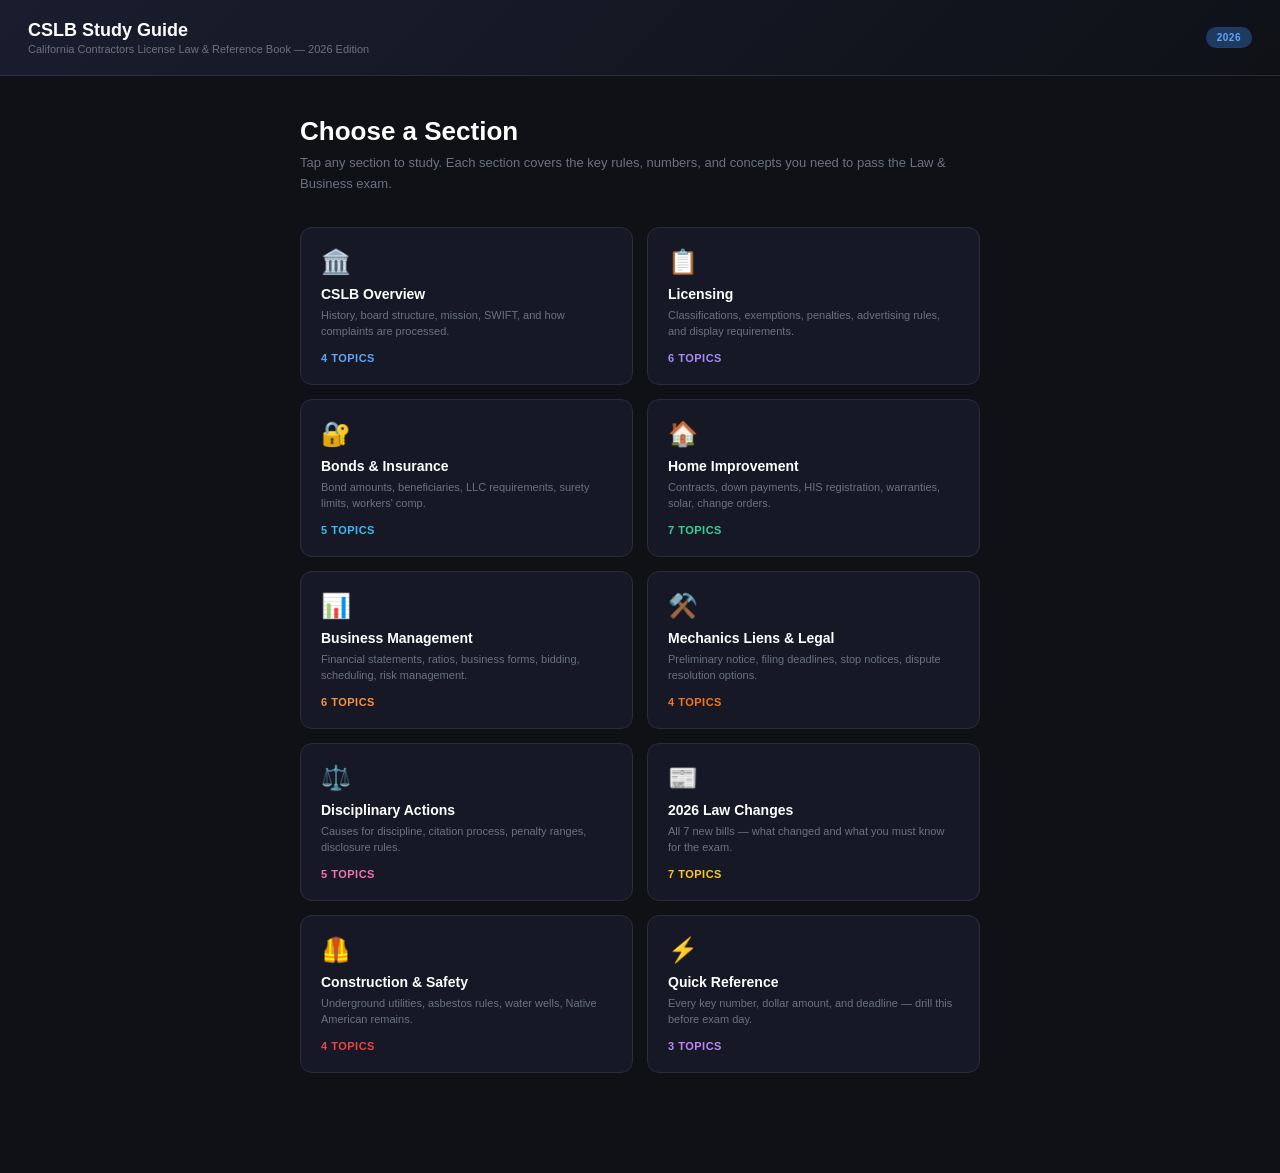
<file: cslb_study_guide.html>
<!DOCTYPE html>
<html lang="en">
<head>
<meta charset="UTF-8">
<meta name="viewport" content="width=device-width, initial-scale=1.0">
<title>CSLB Study Guide — 2026 Edition</title>
<style>
*{box-sizing:border-box;margin:0;padding:0}
body{font-family:-apple-system,BlinkMacSystemFont,'Segoe UI',sans-serif;background:#0f1117;color:#e8eaf0;min-height:100vh}

/* ── Header ── */
.header{background:linear-gradient(135deg,#1a1d2e 0%,#0f1117 100%);border-bottom:1px solid #2a2d3e;padding:20px 28px;display:flex;align-items:center;justify-content:space-between}
.header h1{font-size:18px;font-weight:700;color:#fff}
.header p{font-size:11px;color:#6b7280;margin-top:2px}
.badge{background:#1e3a5f;color:#60a5fa;font-size:10px;font-weight:700;padding:4px 10px;border-radius:20px;border:1px solid #1e40af44;letter-spacing:.5px;text-transform:uppercase;white-space:nowrap}

/* ── Hub ── */
#hub{max-width:720px;margin:40px auto;padding:0 20px 60px}
.hub-title{font-size:26px;font-weight:800;color:#fff;margin-bottom:6px}
.hub-sub{color:#6b7280;font-size:13px;margin-bottom:32px;line-height:1.6}
.category-grid{display:grid;grid-template-columns:1fr 1fr;gap:14px}
@media(max-width:580px){.category-grid{grid-template-columns:1fr}}
.cat-card{background:#161925;border:1px solid #2a2d3e;border-radius:12px;padding:20px;cursor:pointer;transition:all .18s;position:relative;overflow:hidden}
.cat-card::before{content:'';position:absolute;top:0;left:0;right:0;height:2px;background:var(--accent);opacity:0;transition:opacity .18s}
.cat-card:hover,.cat-card:active{border-color:#3a3d50;transform:translateY(-2px);box-shadow:0 8px 32px rgba(0,0,0,.4)}
.cat-card:hover::before,.cat-card:active::before{opacity:1}
.cat-icon{font-size:24px;margin-bottom:10px;display:block}
.cat-name{font-size:14px;font-weight:700;color:#fff;margin-bottom:5px}
.cat-desc{font-size:11px;color:#6b7280;line-height:1.5}
.cat-count{margin-top:12px;font-size:11px;font-weight:700;text-transform:uppercase;letter-spacing:.5px}

/* ── Section view ── */
#section-view{display:none;max-width:680px;margin:0 auto;padding:0 20px 80px}
.section-meta{display:flex;align-items:center;justify-content:space-between;padding:20px 0 16px}
.back-btn{background:none;border:1px solid #2a2d3e;color:#9ca3af;padding:7px 13px;border-radius:8px;cursor:pointer;font-size:12px;transition:all .15s}
.back-btn:hover{color:#fff;border-color:#3a3d50}
.section-title-bar{display:flex;align-items:center;gap:10px;margin-bottom:24px;padding-bottom:16px;border-bottom:1px solid #2a2d3e}
.section-icon-lg{font-size:28px}
.section-title-text h2{font-size:18px;font-weight:800;color:#fff}
.section-title-text p{font-size:11px;color:#6b7280;margin-top:2px}

/* ── Topic list ── */
.topic-list{display:flex;flex-direction:column;gap:8px;margin-bottom:20px}
.topic-btn{background:#161925;border:1px solid #2a2d3e;border-radius:10px;padding:14px 16px;cursor:pointer;text-align:left;transition:all .15s;display:flex;align-items:center;justify-content:space-between;width:100%}
.topic-btn:hover,.topic-btn:active{border-color:var(--accent);background:#1a1d2e}
.topic-btn-left{display:flex;align-items:center;gap:12px}
.topic-dot{width:8px;height:8px;border-radius:50%;background:var(--accent);flex-shrink:0}
.topic-btn-name{font-size:14px;font-weight:600;color:#e8eaf0}
.topic-arrow{font-size:12px;color:#6b7280;transition:transform .15s}
.topic-btn:hover .topic-arrow{transform:translateX(3px);color:var(--accent)}

/* ── Content view ── */
#content-view{display:none;max-width:680px;margin:0 auto;padding:0 20px 80px}
.content-meta{display:flex;align-items:center;justify-content:space-between;padding:20px 0 16px}
.content-breadcrumb{font-size:11px;color:#6b7280}
.content-breadcrumb span{color:var(--accent-current,#60a5fa)}
.content-header{margin-bottom:20px}
.content-header h2{font-size:20px;font-weight:800;color:#fff;line-height:1.3}
.content-body{display:flex;flex-direction:column;gap:0}

/* ── Content blocks ── */
.block-h2{font-size:16px;font-weight:800;color:#fff;margin:28px 0 10px;padding-bottom:8px;border-bottom:1px solid #2a2d3e}
.block-h2:first-child{margin-top:0}
.block-h3{font-size:14px;font-weight:700;color:var(--accent-current,#60a5fa);margin:20px 0 8px}
.block-p{font-size:13px;color:#c9ccd6;line-height:1.65;margin-bottom:10px}
.block-ul{display:flex;flex-direction:column;gap:5px;margin-bottom:12px;padding-left:4px}
.block-li{font-size:13px;color:#c9ccd6;line-height:1.55;display:flex;gap:8px;align-items:flex-start}
.block-li::before{content:'•';color:var(--accent-current,#60a5fa);flex-shrink:0;margin-top:1px;font-size:15px;line-height:1.3}

/* ── Callout boxes ── */
.callout{border-radius:10px;padding:16px;margin:14px 0;border-left:3px solid var(--accent-current,#60a5fa)}
.callout.blue{background:#0d1f3c;border-color:#3b82f6}
.callout.green{background:#052e16;border-color:#16a34a}
.callout.red{background:#2a0a0a;border-color:#dc2626}
.callout.gold{background:#1c1504;border-color:#ca8a04}
.callout-title{font-size:12px;font-weight:700;text-transform:uppercase;letter-spacing:.6px;margin-bottom:10px}
.callout.blue .callout-title{color:#60a5fa}
.callout.green .callout-title{color:#4ade80}
.callout.red .callout-title{color:#f87171}
.callout.gold .callout-title{color:#fbbf24}
.callout-body{display:flex;flex-direction:column;gap:4px}
.callout-item{font-size:12px;line-height:1.55;display:flex;gap:7px;align-items:flex-start}
.callout.blue .callout-item{color:#93c5fd}
.callout.green .callout-item{color:#86efac}
.callout.red .callout-item{color:#fca5a5}
.callout.gold .callout-item{color:#fde68a}
.callout-item::before{content:'→';flex-shrink:0;opacity:.7;margin-top:1px}
.callout-item.nobullet::before{display:none}

/* ── Tables ── */
.block-table{width:100%;border-collapse:collapse;margin:12px 0;font-size:12px;border-radius:8px;overflow:hidden}
.block-table thead tr{background:#1a1d2e}
.block-table thead th{padding:10px 12px;text-align:left;font-weight:700;color:#9ca3af;font-size:11px;text-transform:uppercase;letter-spacing:.4px;border-bottom:1px solid #2a2d3e}
.block-table tbody tr{border-bottom:1px solid #1f2235}
.block-table tbody tr:last-child{border-bottom:none}
.block-table tbody tr:nth-child(even){background:#0f1117}
.block-table tbody tr:nth-child(odd){background:#161925}
.block-table td{padding:10px 12px;color:#c9ccd6;line-height:1.5;vertical-align:top}
.block-table td:first-child{font-weight:600;color:#e8eaf0;white-space:nowrap}
.block-table td strong{color:#fff;font-weight:700}

/* ── Nav buttons at bottom of content ── */
.content-nav{display:flex;gap:10px;margin-top:28px}
.nav-btn{flex:1;padding:13px;border-radius:10px;border:1px solid #2a2d3e;background:#161925;color:#9ca3af;font-size:12px;font-weight:600;cursor:pointer;transition:all .15s;text-align:center}
.nav-btn:hover{border-color:#3a3d50;color:#fff}
.nav-btn.primary{background:#1e3a5f;border-color:#1e40af55;color:#60a5fa}
.nav-btn.primary:hover{background:#1e40af44}
.nav-btn:disabled{opacity:.3;cursor:default}
</style>
</head>
<body>

<div class="header">
  <div>
    <h1>CSLB Study Guide</h1>
    <p>California Contractors License Law & Reference Book — 2026 Edition</p>
  </div>
  <span class="badge">2026</span>
</div>

<!-- ══════════════════ HUB ══════════════════ -->
<div id="hub">
  <h2 class="hub-title">Choose a Section</h2>
  <p class="hub-sub">Tap any section to study. Each section covers the key rules, numbers, and concepts you need to pass the Law & Business exam.</p>
  <div class="category-grid">

    <div class="cat-card" style="--accent:#60a5fa" onclick="openSection('cslb')">
      <span class="cat-icon">🏛️</span>
      <div class="cat-name">CSLB Overview</div>
      <div class="cat-desc">History, board structure, mission, SWIFT, and how complaints are processed.</div>
      <div class="cat-count" style="color:#60a5fa">4 topics</div>
    </div>

    <div class="cat-card" style="--accent:#a78bfa" onclick="openSection('licensing')">
      <span class="cat-icon">📋</span>
      <div class="cat-name">Licensing</div>
      <div class="cat-desc">Classifications, exemptions, penalties, advertising rules, and display requirements.</div>
      <div class="cat-count" style="color:#a78bfa">6 topics</div>
    </div>

    <div class="cat-card" style="--accent:#38bdf8" onclick="openSection('bonds')">
      <span class="cat-icon">🔐</span>
      <div class="cat-name">Bonds & Insurance</div>
      <div class="cat-desc">Bond amounts, beneficiaries, LLC requirements, surety limits, workers' comp.</div>
      <div class="cat-count" style="color:#38bdf8">5 topics</div>
    </div>

    <div class="cat-card" style="--accent:#34d399" onclick="openSection('home_improvement')">
      <span class="cat-icon">🏠</span>
      <div class="cat-name">Home Improvement</div>
      <div class="cat-desc">Contracts, down payments, HIS registration, warranties, solar, change orders.</div>
      <div class="cat-count" style="color:#34d399">7 topics</div>
    </div>

    <div class="cat-card" style="--accent:#fb923c" onclick="openSection('business')">
      <span class="cat-icon">📊</span>
      <div class="cat-name">Business Management</div>
      <div class="cat-desc">Financial statements, ratios, business forms, bidding, scheduling, risk management.</div>
      <div class="cat-count" style="color:#fb923c">6 topics</div>
    </div>

    <div class="cat-card" style="--accent:#f97316" onclick="openSection('liens')">
      <span class="cat-icon">⚒️</span>
      <div class="cat-name">Mechanics Liens & Legal</div>
      <div class="cat-desc">Preliminary notice, filing deadlines, stop notices, dispute resolution options.</div>
      <div class="cat-count" style="color:#f97316">4 topics</div>
    </div>

    <div class="cat-card" style="--accent:#f472b6" onclick="openSection('discipline')">
      <span class="cat-icon">⚖️</span>
      <div class="cat-name">Disciplinary Actions</div>
      <div class="cat-desc">Causes for discipline, citation process, penalty ranges, disclosure rules.</div>
      <div class="cat-count" style="color:#f472b6">5 topics</div>
    </div>

    <div class="cat-card" style="--accent:#facc15" onclick="openSection('new_laws')">
      <span class="cat-icon">📰</span>
      <div class="cat-name">2026 Law Changes</div>
      <div class="cat-desc">All 7 new bills — what changed and what you must know for the exam.</div>
      <div class="cat-count" style="color:#facc15">7 topics</div>
    </div>

    <div class="cat-card" style="--accent:#ef4444" onclick="openSection('safety')">
      <span class="cat-icon">🦺</span>
      <div class="cat-name">Construction & Safety</div>
      <div class="cat-desc">Underground utilities, asbestos rules, water wells, Native American remains.</div>
      <div class="cat-count" style="color:#ef4444">4 topics</div>
    </div>

    <div class="cat-card" style="--accent:#c084fc" onclick="openSection('quickref')">
      <span class="cat-icon">⚡</span>
      <div class="cat-name">Quick Reference</div>
      <div class="cat-desc">Every key number, dollar amount, and deadline — drill this before exam day.</div>
      <div class="cat-count" style="color:#c084fc">3 topics</div>
    </div>

  </div>
</div>

<!-- ══════════════════ SECTION VIEW ══════════════════ -->
<div id="section-view">
  <div class="section-meta">
    <button class="back-btn" onclick="goHub()">← Back</button>
  </div>
  <div class="section-title-bar">
    <span class="section-icon-lg" id="sv-icon"></span>
    <div class="section-title-text">
      <h2 id="sv-title"></h2>
      <p id="sv-subtitle"></p>
    </div>
  </div>
  <div class="topic-list" id="sv-topics"></div>
</div>

<!-- ══════════════════ CONTENT VIEW ══════════════════ -->
<div id="content-view">
  <div class="content-meta">
    <button class="back-btn" id="cv-back">← Back</button>
    <div class="content-breadcrumb" id="cv-breadcrumb"></div>
  </div>
  <div class="content-header">
    <h2 id="cv-title"></h2>
  </div>
  <div class="content-body" id="cv-body"></div>
  <div class="content-nav">
    <button class="nav-btn" id="cv-prev" onclick="navTopic(-1)">← Prev</button>
    <button class="nav-btn" onclick="backToSection()">All Topics</button>
    <button class="nav-btn primary" id="cv-next" onclick="navTopic(1)">Next →</button>
  </div>
</div>

<script>
// ─── DATA ──────────────────────────────────────────────────────────────────
const SECTIONS = {
cslb:{
  icon:'🏛️', title:'CSLB Overview', subtitle:'Who they are, what they do, and how enforcement works',
  accent:'#60a5fa',
  topics:[
    {name:'History & Board Structure', id:'cslb_history'},
    {name:'CSLB Mission & Operations', id:'cslb_mission'},
    {name:'How Complaints Are Processed', id:'cslb_complaints'},
    {name:'SWIFT & Unlicensed Activity', id:'cslb_swift'},
  ]
},
licensing:{
  icon:'📋', title:'Licensing Requirements', subtitle:'Who needs a license, exemptions, and what happens without one',
  accent:'#a78bfa',
  topics:[
    {name:'The Three License Classifications', id:'lic_classes'},
    {name:'Who Needs a License', id:'lic_who'},
    {name:'Exemptions from Licensing', id:'lic_exempt'},
    {name:'Penalties for Unlicensed Contracting', id:'lic_penalties'},
    {name:'License Display & Advertising Rules', id:'lic_display'},
    {name:'Personnel of Record Rules After Revocation', id:'lic_personnel'},
  ]
},
bonds:{
  icon:'🔐', title:'Bonds & Insurance', subtitle:'Bond amounts, beneficiaries, LLC requirements, and workers\' comp',
  accent:'#38bdf8',
  topics:[
    {name:'Bond Amounts — All Types', id:'bond_amounts'},
    {name:'Contractor\'s Bond Rules', id:'bond_rules'},
    {name:'Bond Beneficiaries & Claim Limits', id:'bond_bene'},
    {name:'LLC Requirements — Bond & Insurance', id:'bond_llc'},
    {name:'Workers\' Compensation Requirements', id:'bond_wc'},
  ]
},
home_improvement:{
  icon:'🏠', title:'Home Improvement', subtitle:'Contracts, salesperson registration, warranties, and 2026 changes',
  accent:'#34d399',
  topics:[
    {name:'What Is Home Improvement?', id:'hi_def'},
    {name:'Contract Dollar Thresholds', id:'hi_thresholds'},
    {name:'Required Contract Elements', id:'hi_elements'},
    {name:'HIS Registration — Complete Rules', id:'hi_his'},
    {name:'Home Warranties & Joint Control', id:'hi_warranties'},
    {name:'Change Orders & Fraudulent Acts', id:'hi_changeorders'},
    {name:'Solar Energy Contracts', id:'hi_solar'},
  ]
},
business:{
  icon:'📊', title:'Business Management', subtitle:'Financial statements, ratios, business forms, bidding, and risk',
  accent:'#fb923c',
  topics:[
    {name:'Forms of Business Organization', id:'biz_forms'},
    {name:'The Three Financial Statements', id:'biz_statements'},
    {name:'Financial Ratios — Formulas & Examples', id:'biz_ratios'},
    {name:'Financing a Contracting Business', id:'biz_financing'},
    {name:'Bidding, Estimation & Scheduling', id:'biz_bidding'},
    {name:'Risk Management & Insurance', id:'biz_risk'},
  ]
},
liens:{
  icon:'⚒️', title:'Mechanics Liens & Legal', subtitle:'Preliminary notice, filing deadlines, stop notices, and dispute resolution',
  accent:'#f97316',
  topics:[
    {name:'Mechanics Lien vs. Stop Notice', id:'lien_vs'},
    {name:'Preliminary Notice — Critical First Step', id:'lien_prelim'},
    {name:'Claim of Lien Deadlines & Filing', id:'lien_deadlines'},
    {name:'Dispute Resolution Options', id:'lien_disputes'},
  ]
},
discipline:{
  icon:'⚖️', title:'Disciplinary Actions', subtitle:'What gets your license suspended or revoked — and the process',
  accent:'#f472b6',
  topics:[
    {name:'Complete List of Causes for Discipline', id:'disc_causes'},
    {name:'Citation Process Step by Step', id:'disc_citation'},
    {name:'Civil Penalty Ranges (2026)', id:'disc_penalties'},
    {name:'Letter of Admonishment', id:'disc_admonish'},
    {name:'Public Disclosure & Reinstatement', id:'disc_disclosure'},
  ]
},
new_laws:{
  icon:'📰', title:'2026 Law Changes', subtitle:'Every new bill — what changed and what you\'ll be tested on',
  accent:'#facc15',
  topics:[
    {name:'AB 521 — Bond Liability', id:'law_ab521'},
    {name:'AB 1002 — AG Wage Actions', id:'law_ab1002'},
    {name:'AB 1327 — HIC Email & Cancellation', id:'law_ab1327'},
    {name:'SB 291 — Workers\' Comp Penalties', id:'law_sb291'},
    {name:'SB 456 — Mural Exemption', id:'law_sb456'},
    {name:'SB 517 — Subcontractor Disclosure', id:'law_sb517'},
    {name:'SB 779 — Penalty Increases', id:'law_sb779'},
  ]
},
safety:{
  icon:'🦺', title:'Construction & Safety', subtitle:'Underground utilities, asbestos, water wells, and site regulations',
  accent:'#ef4444',
  topics:[
    {name:'Underground Service Alert (USA)', id:'safe_usa'},
    {name:'Asbestos Regulations', id:'safe_asbestos'},
    {name:'Water Wells & Native American Remains', id:'safe_wells'},
    {name:'Safety Violations & Discipline', id:'safe_discipline'},
  ]
},
quickref:{
  icon:'⚡', title:'Quick Reference', subtitle:'Drill these numbers, deadlines, and formulas before exam day',
  accent:'#c084fc',
  topics:[
    {name:'Key Dollar Amounts & Numbers', id:'qr_numbers'},
    {name:'All Deadlines & Time Periods', id:'qr_deadlines'},
    {name:'Formulas & Legal Concepts', id:'qr_formulas'},
  ]
},
};

// ─── CONTENT ───────────────────────────────────────────────────────────────
const CONTENT = {

cslb_history: {title:'History & Board Structure', html:`
<div class="block-h2">CSLB History</div>
<ul class="block-ul">
<li class="block-li">Founded in <strong>1929</strong> as the Contractors License Bureau</li>
<li class="block-li">Originally under the Department of Professional and Vocational Standards</li>
<li class="block-li">Now part of the <strong>Department of Consumer Affairs</strong></li>
<li class="block-li">Licenses and regulates contractors in <strong>45 classifications</strong></li>
<li class="block-li">Approximately <strong>285,000</strong> active contractor licenses in California</li>
<li class="block-li">Headquarters in Sacramento; field offices statewide</li>
</ul>
<div class="block-h2">Board Composition — 15 Members Total</div>
<table class="block-table"><thead><tr><th>Who Appoints</th><th>How Many</th><th>Type of Members</th></tr></thead><tbody>
<tr><td>Governor</td><td>11</td><td>9 public + 5 contractors + 1 labor rep (Governor picks 11 total)</td></tr>
<tr><td>Legislature</td><td>4</td><td>Public members</td></tr>
</tbody></table>
<div class="block-h3">Breakdown of the 15 Board Members</div>
<ul class="block-ul">
<li class="block-li">9 public members (including 1 building official, 1 senior citizen org representative, 1 labor organization representative)</li>
<li class="block-li">5 contractor members (representing A, B, and C classifications)</li>
<li class="block-li">1 labor representative</li>
</ul>`},

cslb_mission:{title:'CSLB Mission & Operations', html:`
<div class="block-h2">The Mission</div>
<div class="callout blue"><div class="callout-title">Official CSLB Mission Statement</div><div class="callout-body"><div class="callout-item nobullet">To protect consumers by regulating the construction industry through policies that promote the health, safety, and general welfare of the public in matters relating to construction, including home improvement.</div></div></div>
<div class="block-h2">How CSLB Operates</div>
<ul class="block-ul">
<li class="block-li">Headquarters processes applications, renewals, license changes, and disciplinary actions</li>
<li class="block-li">Field offices investigate consumer complaints against contractors</li>
<li class="block-li">Website: <strong>www.cslb.ca.gov</strong></li>
<li class="block-li">Phone: <strong>(800) 321-CSLB (2752)</strong> — operates 24 hours per day</li>
<li class="block-li">Automated line provides license lookup, complaint procedures, office locations, and publication orders</li>
<li class="block-li">"Find A Licensed Contractor" feature allows searches by classification and zip code</li>
<li class="block-li">License lookup shows: contact info, license status, CSLB legal actions, classifications, business type, bond and WC insurance info</li>
</ul>
<div class="block-h2">Disaster Response</div>
<ul class="block-ul">
<li class="block-li">CSLB offers materials at Local Assistance and Disaster Recovery Centers after wildfires, floods, earthquakes, etc.</li>
<li class="block-li">Disaster Hotline: <strong>(800) 962-1125</strong></li>
</ul>`},

cslb_complaints:{title:'How Complaints Are Processed', html:`
<div class="block-h2">Complaints Against Licensed Contractors</div>
<ul class="block-ul">
<li class="block-li">Consumer files complaint with CSLB</li>
<li class="block-li">Field office investigates — may result in citation, accusation, or criminal referral</li>
<li class="block-li">CSLB must notify the complainant in writing of the action taken and reasons</li>
<li class="block-li">CSLB must also notify the contractor (if licensed) of the resolution, unless it would jeopardize an investigation</li>
</ul>
<div class="block-h2">Complaint Filing Deadlines</div>
<table class="block-table"><thead><tr><th>Violation Type</th><th>Filing Deadline</th></tr></thead><tbody>
<tr><td>Patent (obvious) violations</td><td>Within <strong>4 years</strong> of the alleged violation</td></tr>
<tr><td>Latent structural defects</td><td>Within <strong>10 years</strong> of the alleged violation</td></tr>
</tbody></table>
<div class="block-h2">Complaints Against Unlicensed Contractors</div>
<ul class="block-ul">
<li class="block-li"><strong>Citation:</strong> Registrar may issue a citation with order of abatement and civil penalty up to $15,000 (under current rules; $1,500 minimum starts July 1, 2026)</li>
<li class="block-li">If not appealed within 15 working days — becomes a final order</li>
<li class="block-li"><strong>Criminal Action:</strong> Referral to local district attorney; court may order fine, probation, restitution, or jail</li>
<li class="block-li"><strong>Injunction:</strong> Registrar may seek court injunction to stop unlicensed activity</li>
<li class="block-li">Same citation process applies to unregistered HIS; disciplinary action may also be taken against the licensed contractor who employed them</li>
</ul>`},

cslb_swift:{title:'SWIFT & Unlicensed Activity', html:`
<div class="callout gold"><div class="callout-title">SWIFT — Statewide Investigative Fraud Team</div><div class="callout-body">
<div class="callout-item">Part of the Enforcement Division — focuses on the underground economy and unlicensed contractors</div>
<div class="callout-item">Authority to visit any jobsite <strong>without cause or complaint</strong></div>
<div class="callout-item">Can ask any contractor to produce proof of licensure in good standing</div>
<div class="callout-item">Can cite contractors who are not properly licensed on the spot</div>
</div></div>
<div class="block-h2">Why Unlicensed Activity Matters</div>
<ul class="block-ul">
<li class="block-li">Unlicensed contractors can't sue to collect payment — so they often disappear, leaving homeowners with unfinished work</li>
<li class="block-li">Unlicensed contractors don't carry required workers' comp — injured workers may sue the homeowner</li>
<li class="block-li">Homeowners who use unlicensed contractors may not be protected by CSLB</li>
<li class="block-li">Persons convicted of using unlicensed contractors are considered victims and eligible for restitution</li>
</ul>
<div class="block-h2">Registrar's Enforcement Tools</div>
<ul class="block-ul">
<li class="block-li">Citations with civil penalties and orders of abatement</li>
<li class="block-li">Criminal referrals to district attorney</li>
<li class="block-li">Injunctions through the Attorney General or district attorney</li>
<li class="block-li">Disconnect orders for telephone services used in illegal advertising (if unlicensed person advertises in directories)</li>
</ul>`},

lic_classes:{title:'The Three License Classifications', html:`
<div class="block-h2">Classification Overview</div>
<table class="block-table"><thead><tr><th>License</th><th>Type</th><th>Description</th></tr></thead><tbody>
<tr><td>"A"</td><td>General Engineering</td><td>Fixed works requiring specialized engineering knowledge: highways, dams, tunnels, sewers, bridges, airports, pipelines, refineries, irrigation, water supply, railroads, levees, earthmoving, etc.</td></tr>
<tr><td>"B"</td><td>General Building</td><td>Structures requiring <strong>at least two unrelated building trades or crafts</strong>. May take prime contracts for framing/carpentry without the two-trade rule. CANNOT include fire protection systems or C-57 well drilling unless also licensed in those classifications.</td></tr>
<tr><td>"C"</td><td>Specialty</td><td>43 specialty classifications (C-1 through C-61 with subcategories). Examples: C-8 framing, C-10 electrical, C-20 HVAC, C-36 plumbing, C-39 roofing, C-53 swimming pool. A specialty contractor cannot do work outside their classification without additional licensing.</td></tr>
</tbody></table>
<div class="block-h2">Key Rules by Classification</div>
<div class="block-h3">General Building (B) Contractor</div>
<ul class="block-ul">
<li class="block-li">May take a prime contract or subcontract for framing or carpentry alone</li>
<li class="block-li">For all other trades: project must require at least two unrelated trades, OR contractor must hold the appropriate specialty license, OR must subcontract to properly licensed specialty contractor</li>
<li class="block-li">Framing and carpentry do NOT count toward the "two unrelated trades" requirement for other work</li>
</ul>
<div class="block-h3">Specialty (C) Contractor</div>
<ul class="block-ul">
<li class="block-li">Cannot subcontract to more than ONE sub in the same classification on a single project UNLESS the sub employs persons classified as employees OR the specialty contractor is a CBA signatory</li>
</ul>`},

lic_who:{title:'Who Needs a License', html:`
<div class="block-h2">The Basic Rule</div>
<div class="callout blue"><div class="callout-title">You Need a License When...</div><div class="callout-body">
<div class="callout-item">You contract or bid to perform construction, alteration, repair, or improvement work where the aggregate contract price (labor + materials) is <strong>$1,000 or more</strong></div>
<div class="callout-item">License must be in <strong>good standing (current and not suspended)</strong> at ALL times during performance — start to finish</div>
<div class="callout-item">Being licensed at the start but lapsing mid-project = unlicensed contracting</div>
</div></div>
<div class="block-h2">Contractor's License Required For</div>
<ul class="block-ul">
<li class="block-li">Construction, alteration, improvement, or repair of any building, highway, road, parking lot, excavation, or other structure</li>
<li class="block-li">Installation of home improvement goods</li>
<li class="block-li">Anyone advertising as a contractor — even if they would otherwise qualify for an exemption, advertising as a contractor subjects them to the licensing law</li>
</ul>
<div class="block-h2">Joint Venture Licenses</div>
<ul class="block-ul">
<li class="block-li">Issued to combinations of licensed entities — each member must hold a current, active license</li>
<li class="block-li"><strong>Automatically suspended by operation of law</strong> if ANY member's license lapses</li>
<li class="block-li">Two or more licensees acting jointly without a joint venture license = violation</li>
<li class="block-li">May be issued in any classification in which at least one member is licensed</li>
</ul>`},

lic_exempt:{title:'Exemptions from Licensing', html:`
<div class="block-h2">Complete List of Exemptions</div>
<table class="block-table"><thead><tr><th>Who's Exempt</th><th>Conditions / Limits</th></tr></thead><tbody>
<tr><td><strong>Small Job</strong></td><td>Aggregate contract price under $1,000, work is casual/minor/inconsequential, no building permit required. DOES NOT apply if person advertises as contractor or employs others to help.</td></tr>
<tr><td><strong>Owner-Builder — Own Property</strong></td><td>Builds/improves their own property with NO structures intended for sale, work done by owner or direct employees only. OR directly contracts with licensed trades for up to 4 single-family homes for sale per calendar year (no general contractor).</td></tr>
<tr><td><strong>Principal Residence</strong></td><td>Must have lived there 12 months before completion, work done before sale, not used exemption more than twice in 3 years.</td></tr>
<tr><td><strong>Licensed Architect / PE</strong></td><td>Acting solely within their professional capacity.</td></tr>
<tr><td><strong>Employees</strong></td><td>Employees receiving wages as sole compensation — EXCEPT home improvement salespersons.</td></tr>
<tr><td><strong>Oil / Gas Well Operations</strong></td><td>Construction incidental to petroleum/gas well operations — by the owner or lessee.</td></tr>
<tr><td><strong>Public Utilities</strong></td><td>Construction, maintenance, and development work incidental to their own regulated business (not underground trenching in public streets by cable TV).</td></tr>
<tr><td><strong>Material Suppliers</strong></td><td>Only furnish materials without fabricating or installing them.</td></tr>
<tr><td><strong>Alarm Company Operators</strong></td><td>Licensed alarm company operators performing alarm system work.</td></tr>
<tr><td><strong>Mural Artists (NEW 2026)</strong></td><td>Artists who paint/draw/restore murals per an authorized agreement. A "mural" does NOT include painted wall signs.</td></tr>
<tr><td><strong>Real Estate Licensees</strong></td><td>Acting within the scope of their real estate license — but they CANNOT act as a contractor without a CSLB license.</td></tr>
</tbody></table>
<div class="callout red"><div class="callout-title">Watch Out — These Are NOT Exempt</div><div class="callout-body">
<div class="callout-item">Water well drilling — specifically excluded from exemptions even though it involves land work</div>
<div class="callout-item">Anyone who advertises as a contractor — advertising eliminates the small-job exemption</div>
<div class="callout-item">Anyone who employs others to assist — kills the small-job exemption</div>
</div></div>`},

lic_penalties:{title:'Penalties for Unlicensed Contracting', html:`
<div class="callout red"><div class="callout-title">Criminal Penalties</div><div class="callout-body">
<div class="callout-item"><strong>1st Conviction:</strong> Fine up to $5,000 and/or county jail up to 6 months</div>
<div class="callout-item"><strong>2nd Conviction:</strong> Fine = 20% of contract price or $5,000 (whichever is greater), minimum 90 days jail</div>
<div class="callout-item"><strong>3rd+ Conviction:</strong> Fine = 20% of contract price or $10,000 (whichever is greater), 90 days to 1 year jail</div>
<div class="callout-item"><strong>Disaster Area (state of emergency):</strong> Fine up to $10,000 and/or up to 3 years state prison</div>
<div class="callout-item"><strong>Illegal advertising:</strong> $700–$1,000 fine (in addition to any other punishment)</div>
<div class="callout-item"><strong>Using false license number:</strong> Up to $10,000 fine and/or state prison or county jail up to 1 year</div>
</div></div>
<div class="block-h2">Civil Consequences</div>
<ul class="block-ul">
<li class="block-li"><strong>Cannot sue to collect payment</strong> — no court action possible for work requiring a license, regardless of work quality</li>
<li class="block-li"><strong>Owner can recover 100%</strong> of what they paid to an unlicensed contractor</li>
<li class="block-li"><strong>Security interests are unenforceable</strong> — any mechanics lien filed by an unlicensed contractor is void</li>
<li class="block-li"><strong>Substantial compliance</strong> defense only applies if contractor was PREVIOUSLY licensed, acted in good faith to maintain license, and promptly fixed the lapse — cannot apply if NEVER licensed</li>
</ul>
<div class="block-h2">Statute of Limitations for CSLB Citations</div>
<ul class="block-ul">
<li class="block-li">4 years after the act OR 18 months after the complaint was filed — <strong>whichever is LATER</strong></li>
</ul>
<div class="block-h2">Reapplication After Denial</div>
<ul class="block-ul">
<li class="block-li">Generally cannot reapply for <strong>1 year</strong> from the effective date of denial (unless CSLB sets an earlier date)</li>
</ul>`},

lic_display:{title:'License Display & Advertising Rules', html:`
<div class="block-h2">License Number Requirements</div>
<ul class="block-ul">
<li class="block-li">Must appear in <strong>ALL construction contracts</strong></li>
<li class="block-li">Must appear in <strong>ALL subcontracts and calls for bid</strong></li>
<li class="block-li">Must appear in <strong>ALL forms of advertising</strong> (cards, signs, billboards, brochures, newspapers, electronic media, vehicle lettering)</li>
</ul>
<div class="block-h2">Vehicle Display Requirements</div>
<table class="block-table"><thead><tr><th>Contractor Type</th><th>Requirement</th></tr></thead><tbody>
<tr><td>C-36 Plumbing, C-45 Sign, C-57 Well Drilling</td><td>Name, permanent business address, AND license number on EACH SIDE of commercial vehicles in letters at least <strong>1½ inches high</strong></td></tr>
<tr><td>All other contractors</td><td>Business name and license number in or on each commercial vehicle in at least <strong>72-point font (¾ inch)</strong> in a clearly visible location</td></tr>
</tbody></table>
<div class="block-h2">Written Contract Notice Requirements</div>
<ul class="block-ul">
<li class="block-li">All prime contracts: CSLB consumer notice in at least <strong>10-point type</strong> (mentions 4-year and 10-year complaint deadlines)</li>
<li class="block-li">Home improvement contracts and service/repair contracts: CSLB notice in at least <strong>12-point type</strong></li>
</ul>
<div class="block-h2">Advertising Rules — What You Cannot Do</div>
<ul class="block-ul">
<li class="block-li">Cannot advertise as <strong>"insured"</strong> without identifying the specific type (e.g., "commercial general liability insurance" — abbreviations are OK)</li>
<li class="block-li">Cannot advertise as <strong>"bonded"</strong> if referring to the required contractor license bond or disciplinary bond</li>
<li class="block-li">Any reference to the required bond in advertising = grounds for license <strong>suspension</strong></li>
</ul>
<div class="block-h2">Disciplinary History Disclosure</div>
<ul class="block-ul">
<li class="block-li">Contractor with 2+ suspensions or revocations in the past 8 years must disclose this before signing residential contracts (4 or fewer units)</li>
<li class="block-li">Penalties: 1st violation = $1,000 | 2nd = $2,500 | 3rd = $5,000 + 1-year suspension | 4th = revocation</li>
</ul>`},

lic_personnel:{title:'Personnel of Record Rules After Revocation', html:`
<div class="callout red"><div class="callout-title">Critical Rule — Know This Cold</div><div class="callout-body">
<div class="callout-item">A person who was the <strong>qualifying individual on a REVOKED license</strong> is prohibited from serving as QI, officer, director, associate, partner, manager, or member of the personnel of record for ANY other licensee — <strong>whether or not they had knowledge of or participated</strong> in the violations</div>
<div class="callout-item">Only permitted role: <strong>bona fide nonsupervising employee</strong></div>
</div></div>
<div class="block-h2">Rules Step by Step</div>
<ul class="block-ul">
<li class="block-li">Person with revoked license must provide <strong>written notice of the revocation</strong> to any prospective employer before being hired</li>
<li class="block-li">Employer who knowingly hires such a person in a supervisory role: <strong>misdemeanor</strong> — fine of at least $4,500 and/or 30 days to 1 year jail</li>
<li class="block-li">Person who violates restriction on acting for a licensee (after their revocation): <strong>misdemeanor</strong> — fine of at least $4,500, minimum 90 days to 1 year jail</li>
<li class="block-li">4-year statute of limitations for prosecuting violations of these restrictions</li>
</ul>
<div class="block-h2">QI Responsibility — Immateriality Rule</div>
<ul class="block-ul">
<li class="block-li">When the firm commits a violation, this constitutes cause for disciplinary action against the <strong>qualifying individual</strong> — whether or not the QI had knowledge of or participated in the act</li>
<li class="block-li">Disassociation from the license after a violation does NOT relieve the QI of responsibility for complying with a citation</li>
</ul>`},

bond_amounts:{title:'Bond Amounts — All Types', html:`
<div class="block-h2">Required Bond Amounts</div>
<table class="block-table"><thead><tr><th>Bond Type</th><th>Amount</th></tr></thead><tbody>
<tr><td><strong>Standard Contractor's Bond</strong></td><td><strong>$25,000</strong></td></tr>
<tr><td><strong>LLC Additional Surety Bond</strong></td><td><strong>$100,000</strong> (in addition to the $25,000)</td></tr>
<tr><td><strong>Qualifying Individual's Bond</strong></td><td><strong>$25,000</strong> (when QI is not proprietor, general partner, or joint licensee)</td></tr>
<tr><td><strong>Disciplinary Bond (minimum)</strong></td><td><strong>$25,000</strong> (registrar sets amount based on severity; max = 10× standard bond)</td></tr>
<tr><td><strong>Judgment Bond</strong></td><td>Equal to the full amount of the unsatisfied judgment</td></tr>
<tr><td><strong>LLC Liability Insurance (≤5 personnel)</strong></td><td><strong>$1,000,000</strong> aggregate minimum</td></tr>
<tr><td><strong>LLC Liability Insurance (per person over 5)</strong></td><td>+<strong>$100,000</strong> per person, up to <strong>$5,000,000</strong> maximum</td></tr>
<tr><td><strong>Blanket Bond — min financial ratio</strong></td><td>Quick ratio ≥ 1:1 OR Current ratio ≥ 2:1</td></tr>
</tbody></table>
<div class="block-h2">Double Bond Requirement</div>
<ul class="block-ul">
<li class="block-li">CSLB may require <strong>double the standard bond</strong> ($50,000) when all of these are true:</li>
<li class="block-li">Applicant was convicted of unlicensed contracting OR received a final citation for it</li>
<li class="block-li">AND the violation constituted <strong>substantial injury to the public</strong></li>
</ul>`},

bond_rules:{title:"Contractor's Bond — Key Rules", html:`
<div class="block-h2">The Basics</div>
<ul class="block-ul">
<li class="block-li">Must be maintained as a condition of licensure at ALL times</li>
<li class="block-li">Lapsing bond = license subject to suspension or revocation</li>
<li class="block-li">Must be executed by an admitted surety in favor of the <strong>State of California</strong></li>
<li class="block-li">Only acceptable forms: (1) admitted surety bond, (2) cash deposit per Code of Civil Procedure §995.710(a)(1)</li>
<li class="block-li"><strong>NOT acceptable:</strong> certificates of deposit, other financial instruments</li>
<li class="block-li">Bond is NOT required while license is on <strong>inactive status</strong></li>
<li class="block-li">Replacement bonds accepted retroactively if received within <strong>90 days</strong> of the effective date</li>
</ul>
<div class="block-h2">Advertising the Bond</div>
<ul class="block-ul">
<li class="block-li">Any reference to the required license bond in advertising, soliciting, or public presentments = grounds for <strong>license suspension</strong></li>
<li class="block-li">Advertising as "bonded" (referring to the required bond) = cause for discipline</li>
</ul>
<div class="block-h2">Civil Actions Against the Bond Deposit</div>
<ul class="block-ul">
<li class="block-li">Once CSLB is notified of a civil action against the deposit: deposit <strong>cannot be released</strong> for any purpose except as determined by the court</li>
<li class="block-li">Civil penalty orders CANNOT be made against the bond — <strong>bonds are exempt</strong> from civil penalty payment</li>
<li class="block-li">Legal fees cannot be charged against the bond by CSLB (AB 521 — 2026)</li>
</ul>
<div class="block-h2">Disciplinary Bond Rules</div>
<ul class="block-ul">
<li class="block-li">Must remain on file for at least <strong>2 years</strong> (plus any additional time the registrar requires)</li>
<li class="block-li">Bond period runs only while license is current, active, and in good standing</li>
</ul>`},

bond_bene:{title:'Bond Beneficiaries & Claim Limits', html:`
<div class="block-h2">Who Can Collect From the Contractor's Bond?</div>
<ul class="block-ul">
<li class="block-li">Homeowners contracting for home improvement on their <strong>personal family residence</strong>, damaged by a license law violation</li>
<li class="block-li">Property owners building a <strong>single-family dwelling NOT intended for sale</strong>, damaged by a violation</li>
<li class="block-li">Persons damaged by <strong>willful/deliberate violations or fraud</strong> in contract execution or performance</li>
<li class="block-li">Employees damaged by the contractor's <strong>failure to pay wages</strong></li>
<li class="block-li">Entities damaged by the contractor's <strong>failure to pay fringe benefits</strong></li>
</ul>
<div class="block-h2">Surety Liability Limits</div>
<table class="block-table"><thead><tr><th>Claim Type</th><th>Maximum Surety Liability</th></tr></thead><tbody>
<tr><td>Wage and fringe benefit claims</td><td><strong>$4,000</strong> aggregate (distributed proportionally)</td></tr>
<tr><td>Non-homeowner claimants (general)</td><td><strong>$7,500</strong> aggregate (balance reserved for homeowner claimants)</td></tr>
</tbody></table>
<div class="block-h2">Statute of Limitations — Filing Bond Claims</div>
<table class="block-table"><thead><tr><th>Claim Type</th><th>Time Limit</th></tr></thead><tbody>
<tr><td>Non-wage claims (general)</td><td>3 years after the license period in which the act occurred, OR 3 years after license inactivation/cancellation/revocation — <strong>whichever is FIRST</strong></td></tr>
<tr><td>Wage and fringe benefit claims</td><td>6 months from <strong>discovery</strong> of the delinquency, but NEVER more than <strong>2 years</strong> from when wages were due</td></tr>
</tbody></table>
<div class="block-h2">When the Bond Cannot Be Renewed</div>
<ul class="block-ul">
<li class="block-li">No license may be renewed, reissued, or reinstated while a <strong>judgment or admitted claim in excess of the bond amount remains unsatisfied</strong></li>
</ul>`},

bond_llc:{title:'LLC Requirements — Bond & Insurance', html:`
<div class="block-h2">The LLC Additional $100,000 Bond</div>
<ul class="block-ul">
<li class="block-li">Required IN ADDITION to the standard $25,000 contractor's bond</li>
<li class="block-li">Primarily protects employees for unpaid wages, fringe benefits, welfare fund contributions, pension fund contributions, and apprentice program contributions</li>
<li class="block-li">If the LLC is party to a <strong>collective bargaining agreement</strong>, the bond must also cover welfare, pension, and apprentice contributions</li>
<li class="block-li">NOT required while the license is on inactive status</li>
</ul>
<div class="block-h2">LLC Liability Insurance Requirements</div>
<table class="block-table"><thead><tr><th>Personnel of Record Count</th><th>Minimum Insurance</th></tr></thead><tbody>
<tr><td>5 or fewer</td><td><strong>$1,000,000</strong> aggregate</td></tr>
<tr><td>6 persons</td><td>$1,100,000</td></tr>
<tr><td>7 persons</td><td>$1,200,000</td></tr>
<tr><td>Each additional person</td><td>+$100,000 per person</td></tr>
<tr><td>Maximum required</td><td><strong>$5,000,000</strong> regardless of personnel count</td></tr>
</tbody></table>
<div class="block-h2">Blanket Performance & Payment Bond</div>
<ul class="block-ul">
<li class="block-li">Requires at least <strong>2 years</strong> of continuous active California licensure before applying</li>
<li class="block-li">Financial standards: <strong>Quick ratio ≥ 1:1</strong> OR <strong>Current ratio ≥ 2:1</strong> (must be shown in CPA-reviewed financial statements)</li>
<li class="block-li">Qualifier must certify the bond amount meets the "100% rule" and monitor ongoing compliance</li>
<li class="block-li">Must notify registrar within <strong>30 days</strong> if licensee cannot comply with 100% rule</li>
<li class="block-li">Biennial re-certification and updated financial statements required at each renewal</li>
</ul>`},

bond_wc:{title:"Workers' Compensation Requirements", html:`
<div class="block-h2">The Basic Rule</div>
<ul class="block-ul">
<li class="block-li">Workers' compensation insurance is required as a <strong>condition of licensure</strong></li>
<li class="block-li">Certificate of Workers' Compensation Insurance or Certification of Self-Insurance must be on file at all times</li>
<li class="block-li">NOT required while a license is on <strong>inactive status</strong></li>
</ul>
<div class="block-h2">The No-Employee Exemption</div>
<ul class="block-ul">
<li class="block-li">WC is not required if the contractor has <strong>NO employees</strong> AND files a certification statement to that effect</li>
<li class="block-li"><strong>Exception:</strong> Holders of C-8, C-20, C-22, C-39, or D-49 classifications CANNOT claim the no-employee exemption — WC is always mandatory for these</li>
</ul>
<div class="callout gold"><div class="callout-title">2026 Changes — SB 291</div><div class="callout-body">
<div class="callout-item">Significantly <strong>increased civil penalties</strong> for WC violations</div>
<div class="callout-item">CSLB cannot <strong>renew or reinstate</strong> a license in violation of WC requirements until a valid WC certificate is provided</div>
<div class="callout-item">CSLB must report WC enforcement data to Legislature <strong>annually</strong></div>
<div class="callout-item">CSLB must develop evidence-based WC exemption verification process — report to Legislature by <strong>January 1, 2027</strong></div>
</div></div>`},

hi_def:{title:"What Is Home Improvement?", html:`
<div class="block-h2">Definition</div>
<div class="block-p">Repairing, remodeling, altering, converting, or modernizing residential property, plus adjacent land improvements. Includes installation of home improvement goods and furnishing of home improvement services.</div>
<div class="block-h2">Examples of Home Improvement Work</div>
<ul class="block-ul">
<li class="block-li">Driveways, swimming pools (spas, hot tubs), terraces, patios</li>
<li class="block-li">Awnings, storm windows, solar energy systems</li>
<li class="block-li">Landscaping, fences, porches, garages, fallout shelters, basements</li>
<li class="block-li">Other improvements to structures or land adjacent to a dwelling</li>
</ul>
<div class="block-h2">What Is NOT Home Improvement</div>
<ul class="block-ul">
<li class="block-li">New commercial construction</li>
<li class="block-li">Industrial building construction</li>
<li class="block-li">Work on properties that are not residential</li>
</ul>
<div class="block-h2">Home Improvement Contractor</div>
<ul class="block-ul">
<li class="block-li">Any CSLB-licensed contractor engaged in home improvement work — full-time or part-time</li>
<li class="block-li">Swimming pool contractors are specifically included</li>
</ul>`},

hi_thresholds:{title:'Contract Dollar Thresholds', html:`
<div class="block-h2">Which Contract Type Is Required?</div>
<table class="block-table"><thead><tr><th>Job Amount</th><th>Contract Type</th></tr></thead><tbody>
<tr><td><strong>$750 or less</strong> (and all 4 conditions met)</td><td><strong>Service and Repair Contract</strong></td></tr>
<tr><td><strong>Over $750</strong></td><td><strong>Full Home Improvement Contract</strong></td></tr>
<tr><td>Any amount if HIS is involved</td><td>Full Home Improvement Contract regardless of price</td></tr>
</tbody></table>
<div class="block-h2">Service and Repair Contract — The 4 Conditions</div>
<div class="callout blue"><div class="callout-title">ALL 4 Must Be Met for a Service & Repair Contract</div><div class="callout-body">
<div class="callout-item">1. Contract price is <strong>$750 or less</strong></div>
<div class="callout-item">2. The <strong>buyer initiated contact</strong> with the contractor to request the work</div>
<div class="callout-item">3. The contractor does <strong>not sell goods or services beyond</strong> what's needed for the specific problem</div>
<div class="callout-item">4. <strong>No payment accepted until the work is fully completed</strong> (all conditions that caused the buyer to call are fully corrected)</div>
</div></div>
<div class="block-p">If ANY of the 4 conditions are not met, the full home improvement contract requirements apply — regardless of the contract price.</div>
<div class="block-h2">Senior Citizen Cancellation Rights</div>
<ul class="block-ul">
<li class="block-li">Standard cancellation period for service and repair contracts: <strong>3 business days</strong></li>
<li class="block-li">For <strong>senior citizen</strong> buyers: extended to <strong>5 business days</strong></li>
</ul>`},

hi_elements:{title:'Required Contract Elements', html:`
<div class="block-h2">Key Numbers</div>
<div class="callout gold"><div class="callout-title">Numbers You Must Know</div><div class="callout-body">
<div class="callout-item">Down payment maximum: <strong>$1,000 OR 10% of contract price — whichever is LESS</strong></div>
<div class="callout-item">Minimum text size: <strong>10-point type</strong> for text, <strong>10-point boldface</strong> for headings</div>
<div class="callout-item">CSLB consumer notice in HI contract: at least <strong>12-point type</strong></div>
</div></div>
<div class="block-h2">Basic Contract Requirements</div>
<ul class="block-ul">
<li class="block-li">Contract and ALL changes must be in writing and signed by all parties</li>
<li class="block-li">Contractor gives buyer a signed and dated copy <strong>before any work begins</strong></li>
<li class="block-li">No payment (except down payment) until work is completed or materials are delivered</li>
<li class="block-li">Contractor's name, business address, and license number required</li>
<li class="block-li">HIS name and registration number required if a salesperson was involved</li>
<li class="block-li">Salesperson commission: paid pro rata in proportion to owner payment schedule</li>
</ul>
<div class="block-h2">Required Contract Descriptions</div>
<ul class="block-ul">
<li class="block-li">Description of work and description of materials and equipment</li>
<li class="block-li">Contract price, payment schedule</li>
<li class="block-li">Start and completion dates</li>
<li class="block-li">Permits and tests (and who pays)</li>
<li class="block-li">Permissible delays, extra work provisions</li>
<li class="block-li">Required mechanics lien release statements</li>
<li class="block-li">Owner's right to cancellation</li>
</ul>
<div class="block-h2">Required Notices & Disclosures</div>
<ul class="block-ul">
<li class="block-li">Extra Work and Change Orders notice</li>
<li class="block-li">Commercial General Liability Insurance notice</li>
<li class="block-li">Workers' Compensation Insurance notice</li>
<li class="block-li">Performance of Extra or Change-Order Work notice</li>
<li class="block-li"><strong>Mechanics Lien Warning</strong> (warns owner that unpaid subs can lien their property)</li>
<li class="block-li">Contractors Board (CSLB) Information</li>
<li class="block-li">Right to Cancel and Notice of Cancellation Instructions</li>
</ul>
<div class="block-h2">Common Contract Problems</div>
<ul class="block-ul">
<li class="block-li">Missing notices/disclosures • Excessive down payment • Materials not specifically described</li>
<li class="block-li">Job start/completion dates missing • Price not fully established • No change orders included</li>
<li class="block-li">License number or HIS registration number missing • Permits not identified</li>
</ul>`},

hi_his:{title:'HIS Registration — Complete Rules', html:`
<div class="block-h2">Who Must Register</div>
<div class="block-p">Anyone who <strong>solicits, sells, negotiates, or executes</strong> home improvement contracts for a licensed contractor <strong>outside the contractor's normal place of business</strong> — regardless of the dollar amount.</div>
<div class="block-h2">Key Numbers & Deadlines</div>
<table class="block-table"><thead><tr><th>Topic</th><th>Rule</th></tr></thead><tbody>
<tr><td>Application fee</td><td><strong>$200</strong> — nonrefundable, nontransferable</td></tr>
<tr><td>Minimum age</td><td><strong>18 years old</strong></td></tr>
<tr><td>Fingerprints</td><td>Required as part of the application</td></tr>
<tr><td>Registration term</td><td><strong>2 years</strong> from the last day of the month issued</td></tr>
<tr><td>Address change notice</td><td>Within <strong>90 days</strong> of the change</td></tr>
<tr><td>May work before registration issued?</td><td><strong>NO</strong> — CSLB must review and issue a number first</td></tr>
<tr><td>Can represent multiple employers?</td><td>Yes — single registration covers all employers</td></tr>
</tbody></table>
<div class="block-h2">Contractor Obligations</div>
<ul class="block-ul">
<li class="block-li">Must notify CSLB in writing <strong>before</strong> employing a registered HIS</li>
<li class="block-li">Must notify CSLB in writing when HIS employment ends</li>
<li class="block-li">Employing an unregistered person to negotiate HI contracts = <strong>disciplinary action against the contractor</strong></li>
<li class="block-li">Acting as unregistered HIS = <strong>misdemeanor</strong> + administrative citation</li>
</ul>
<div class="block-h2">HIS Exemptions</div>
<ul class="block-ul">
<li class="block-li">Persons who ONLY contact buyers to <strong>schedule appointments</strong> for a registered HIS</li>
<li class="block-li">Personnel listed in CSLB's official records for the contractor (contractors, qualifiers, partners, officers, LLC members/managers)</li>
<li class="block-li">Bona fide service/repair people whose calls are limited to the initially-requested repair</li>
<li class="block-li">Persons who only sell goods at a fixed business establishment where goods are exhibited</li>
</ul>`},

hi_warranties:{title:'Home Warranties & Joint Control', html:`
<div class="block-h2">Home Warranties</div>
<ul class="block-ul">
<li class="block-li"><strong>General rule:</strong> Home warranties are NOT transferable to subsequent purchasers</li>
<li class="block-li"><strong>Exception — Roof warranties only:</strong> Transfer to ALL subsequent purchasers without limitation (for contracts on or after January 1, 1994), UNLESS the contract contains a clear and conspicuous provision limiting transferability</li>
</ul>
<div class="block-h2">Joint Control Agreements</div>
<ul class="block-ul">
<li class="block-li">Optional — covers full performance and payment on home improvement contracts</li>
<li class="block-li">CSLB does <strong>NOT license, regulate, or maintain lists</strong> of joint control companies</li>
<li class="block-li">CSLB has <strong>NO legal jurisdiction</strong> over joint control company activities</li>
<li class="block-li">Contractor is <strong>PROHIBITED</strong> from having any financial or other interest in the joint control company</li>
<li class="block-li">Responsibility for the joint control addendum rests solely with the <strong>joint control company</strong></li>
<li class="block-li">Contractors should consult an <strong>attorney</strong> before using a joint control agreement</li>
</ul>
<div class="block-h2">Material Representations in Contracts</div>
<ul class="block-ul">
<li class="block-li">When a contractor specifies a brand name, model number, or quality of materials in a home improvement contract, they MUST install exactly those materials</li>
<li class="block-li">Failure to install the specified goods/materials = <strong>cause for disciplinary action</strong> (regardless of quality of substitute)</li>
</ul>`},

hi_changeorders:{title:'Change Orders & Fraudulent Acts', html:`
<div class="block-h2">Change Order Requirements</div>
<ul class="block-ul">
<li class="block-li">Change order is <strong>NOT enforceable</strong> against the buyer unless it includes ALL THREE:</li>
<li class="block-li">1. Scope of work encompassed by the order</li>
<li class="block-li">2. Dollar amount to be added or subtracted</li>
<li class="block-li">3. Effect on progress payments or completion date</li>
<li class="block-li">Buyer may <strong>NOT</strong> require extra work without providing written authorization</li>
<li class="block-li">Failure to comply with change order requirements does not prevent quantum meruit recovery</li>
</ul>
<div class="block-h2">Fraudulent Misrepresentation Penalties</div>
<div class="callout red"><div class="callout-title">§7160 — Fraudulent Misrepresentation</div><div class="callout-body">
<div class="callout-item">Person induced by false/fraudulent representations may recover: <strong>$500 penalty + reasonable attorney's fees + actual damages</strong></div>
<div class="callout-item">Using false/deceptive advertising to induce a contract: <strong>misdemeanor + cause for discipline</strong></div>
<div class="callout-item">Making false promises to induce signing: <strong>misdemeanor</strong></div>
<div class="callout-item">In disaster areas: additional court fine of $500–$25,000 based on ability to pay</div>
</div></div>
<div class="block-h2">Contract Contingent on Buyer's Loan</div>
<ul class="block-ul">
<li class="block-li">If obtaining a loan is a condition of the HI contract: contract is NOT enforceable until (1) lender agrees to the loan, (2) buyer accepts the loan, AND (3) buyer does not rescind during the applicable rescission period</li>
<li class="block-li">If the contract becomes unenforceable: contractor must <strong>immediately and without condition return ALL money and consideration</strong> given by the buyer</li>
<li class="block-li">Emergency repair waiver: buyer may waive these protections for emergency repairs — must be in a dated written statement (not a printed form), describing the emergency, signed by each property owner</li>
</ul>`},

hi_solar:{title:'Solar Energy Contracts', html:`
<div class="block-h2">Solar Disclosure Document</div>
<ul class="block-ul">
<li class="block-li">Required on the <strong>front page or cover page</strong> of every solar energy contract</li>
<li class="block-li">Must be in <strong>16-point boldface type</strong></li>
<li class="block-li">Must include: (1) total cost and payments including financing, (2) how and to whom complaints may be provided, (3) the consumer's right to the applicable cancellation period</li>
<li class="block-li">Contract and disclosure must be written in the <strong>same language</strong> as the oral sales presentation</li>
</ul>
<div class="block-h2">Additional Disclosure Items (Optional but May Be Included)</div>
<ul class="block-ul">
<li class="block-li">Financing sources and amounts, panel calculations, energy generation estimates</li>
<li class="block-li">Monthly electric company fees, turn-on charges, internet monitoring fees</li>
<li class="block-li">Terms of any guaranteed rebate, final contract price without rebates</li>
<li class="block-li">Contractor's license number, impacts of non-code installations</li>
<li class="block-li">Difference between solar lease vs. purchase and impacts on future home sale</li>
</ul>
<div class="block-h2">PACE Financing</div>
<ul class="block-ul">
<li class="block-li">For Property Assessed Clean Energy (PACE) financing: the required PACE Financing Estimate and Disclosure form satisfies solar disclosure requirements for the FINANCING CONTRACT only — not for the underlying installation contract</li>
</ul>
<div class="block-h2">CSLB's Role</div>
<ul class="block-ul">
<li class="block-li">CSLB receives and reviews complaints about solar companies and solar contractors</li>
<li class="block-li">CSLB publishes annual reports on solar contractor complaints (starting July 1, 2019)</li>
</ul>`},

biz_forms:{title:'Forms of Business Organization', html:`
<div class="block-h2">Comparison Chart</div>
<table class="block-table"><thead><tr><th>Form</th><th>Personal Liability</th><th>Tax Treatment</th><th>Contractor License Impact</th></tr></thead><tbody>
<tr><td><strong>Sole Proprietorship</strong></td><td>Full personal liability</td><td>Business income = personal income</td><td>Simplest — owner is the licensee</td></tr>
<tr><td><strong>General Partnership</strong></td><td>Each partner fully liable for ALL partner acts</td><td>Each partner's share = personal income</td><td>License CANCELED when any general partner leaves or is added</td></tr>
<tr><td><strong>Limited Partnership</strong></td><td>Limited partners: only their investment. General partner: full liability</td><td>Pass-through like partnership</td><td>At least one general partner must qualify</td></tr>
<tr><td><strong>Corporation</strong></td><td>Stockholders limited to their investment (officers may be personally liable)</td><td>Corporate income tax (C-corp) or pass-through (S-corp)</td><td>No fixed life — death of stockholder does not cancel license</td></tr>
<tr><td><strong>LLC</strong></td><td>Members limited to their investment</td><td>Flexible — can elect taxation treatment</td><td>Requires $100,000 additional bond + $1M+ liability insurance</td></tr>
</tbody></table>
<div class="block-h2">Key Points to Remember</div>
<ul class="block-ul">
<li class="block-li"><strong>Partnership:</strong> License is canceled when any general partner leaves or is added — must reapply</li>
<li class="block-li"><strong>Corporation:</strong> Has no fixed life — death of a stockholder or sale of stock does not disrupt the business or the license</li>
<li class="block-li"><strong>LLC:</strong> Most burdensome licensing requirements — $100,000 additional bond AND significant liability insurance</li>
</ul>`},

biz_statements:{title:'The Three Financial Statements', html:`
<div class="block-h2">1. Balance Sheet — Snapshot at a Point in Time</div>
<div class="block-p">Shows what the company OWNS (assets) vs. what it OWES (liabilities) and owner's equity.</div>
<table class="block-table"><thead><tr><th>Component</th><th>What It Includes</th></tr></thead><tbody>
<tr><td><strong>Current Assets</strong></td><td>Cash, accounts receivable, inventories — convertible to cash within 1 year</td></tr>
<tr><td><strong>Fixed Assets</strong></td><td>Equipment, vehicles, real property used in the business</td></tr>
<tr><td><strong>Current Liabilities</strong></td><td>Accounts payable, notes payable, accrued expenses, accrued payroll, taxes — due within 1 year</td></tr>
<tr><td><strong>Long-term Liabilities</strong></td><td>Bank loans, mortgages due more than 1 year away</td></tr>
<tr><td><strong>Retained Earnings</strong></td><td>Total corporate earnings since founding MINUS total dividends declared — NOT just current year</td></tr>
<tr><td><strong>Accrued Expenses Payable</strong></td><td>Expenses incurred but NOT yet due for payment (interest, insurance, service fees)</td></tr>
</tbody></table>
<div class="block-h2">2. Income Statement — Covers a Period of Time</div>
<div class="block-p">Shows revenue, expenses, and profit or loss. The "bottom line" = net profit.</div>
<table class="block-table"><thead><tr><th>Item</th><th>What It Means</th></tr></thead><tbody>
<tr><td><strong>Materials Used</strong></td><td>The LARGEST single expense item — most critical to control</td></tr>
<tr><td><strong>Direct Labor</strong></td><td>Actual wages paid to field workers</td></tr>
<tr><td><strong>Direct Labor Burden</strong></td><td>Payroll taxes + insurance + benefits + union assessments</td></tr>
<tr><td><strong>Other Direct Costs</strong></td><td>Permits, bonds, insurance, equipment rentals charged to specific jobs</td></tr>
<tr><td><strong>G&A Expenses</strong></td><td>Office expenses, salaries, advertising — NOT attributable to specific jobs</td></tr>
<tr><td><strong>Net Profit</strong></td><td>All revenues minus ALL expenses including taxes — the true "bottom line"</td></tr>
</tbody></table>
<div class="block-h2">3. Statement of Changes in Financial Position</div>
<div class="block-p">Also called the "Statement of Sources and Applications of Funds." Shows where money came from and where it went. Required when audited by a CPA for creditors.</div>`},

biz_ratios:{title:'Financial Ratios — Formulas & Examples', html:`
<div class="callout blue"><div class="callout-title">Formulas — Memorize These</div><div class="callout-body">
<div class="callout-item"><strong>Working Capital</strong> = Current Assets − Current Liabilities</div>
<div class="callout-item"><strong>Current Ratio</strong> = Current Assets ÷ Current Liabilities</div>
<div class="callout-item"><strong>Quick Ratio</strong> = (Current Assets − Inventories) ÷ Current Liabilities</div>
</div></div>
<div class="block-h2">Example — Typical Construction Co.</div>
<table class="block-table"><thead><tr><th>Metric</th><th>Calculation</th><th>Result</th></tr></thead><tbody>
<tr><td>Current Assets</td><td>Given</td><td>$250,000</td></tr>
<tr><td>Inventories</td><td>Given</td><td>$110,000</td></tr>
<tr><td>Current Liabilities</td><td>Given</td><td>$180,000</td></tr>
<tr><td><strong>Working Capital</strong></td><td>$250,000 − $180,000</td><td><strong>$70,000</strong></td></tr>
<tr><td><strong>Current Ratio</strong></td><td>$250,000 ÷ $180,000</td><td><strong>1.39</strong> ($1.39 for every $1 owed)</td></tr>
<tr><td><strong>Quick Ratio</strong></td><td>$140,000 ÷ $180,000</td><td><strong>0.78</strong> ($0.78 for every $1 owed)</td></tr>
</tbody></table>
<div class="block-h2">What the Ratios Mean</div>
<ul class="block-ul">
<li class="block-li">Quick ratio is <strong>more conservative</strong> — excludes inventory because it cannot be as quickly converted to cash</li>
<li class="block-li">Banks look at both ratios when evaluating lines of credit</li>
<li class="block-li">Blanket bond qualification: Quick ratio ≥ 1:1 OR Current ratio ≥ 2:1</li>
<li class="block-li">Low current ratio = may struggle to pay current debts</li>
</ul>
<div class="block-h2">Three Ways to Compare Financial Data</div>
<ul class="block-ul">
<li class="block-li">1. Compare current year to prior years (trend analysis)</li>
<li class="block-li">2. Compare to other businesses in the same industry (benchmarking)</li>
<li class="block-li">3. Ratio analysis — compare two figures within the current financial data</li>
</ul>`},

biz_financing:{title:'Financing a Contracting Business', html:`
<div class="block-h2">Two Types of Financing</div>
<table class="block-table"><thead><tr><th>Type</th><th>Description</th></tr></thead><tbody>
<tr><td><strong>Equity Funds</strong></td><td>Investors who acquire ownership and a share of profits. Typical sources: acquaintances of the owner, venture capital companies, SBA-funded SBICs. Funds remain in the business.</td></tr>
<tr><td><strong>Debt</strong></td><td>Borrowed money requiring repayment plus interest. Owner does NOT give up control. Two subtypes: long-term (bank loans, equipment financing) and short-term (lines of credit).</td></tr>
</tbody></table>
<div class="block-h2">The SBA's Role</div>
<ul class="block-ul">
<li class="block-li">The SBA does <strong>NOT make direct loans</strong></li>
<li class="block-li">The SBA <strong>GUARANTEES</strong> repayment of loans made by banks and lenders</li>
<li class="block-li">Visit: www.sba.gov | Phone: (800) 827-5722</li>
</ul>
<div class="block-h2">What Banks Evaluate — The Three C's</div>
<table class="block-table"><thead><tr><th>Factor</th><th>What the Bank Looks At</th></tr></thead><tbody>
<tr><td><strong>Character</strong></td><td>Experience with similar jobs, business reputation with lenders/suppliers/subcontractors, reasonableness of bid</td></tr>
<tr><td><strong>Capacity</strong></td><td>Current workload, equipment availability, financial resources to withstand reasonable losses, financial strength of awarding agency and subcontractors</td></tr>
<tr><td><strong>Certainty</strong></td><td>Chances that unexpected losses affect repayment, realism of completion dates, risk of delay penalties</td></tr>
</tbody></table>
<div class="block-h2">Retention (Retainage)</div>
<ul class="block-ul">
<li class="block-li">Typical contract: 90% paid during construction, final <strong>10% held until project completion and lien period expires</strong></li>
<li class="block-li">This 10% is called the "retention" or "retainage"</li>
<li class="block-li">Retention usually <strong>exceeds profits</strong> — a major claim on working capital</li>
<li class="block-li">Subcontractors finishing early must wait for the entire project to be accepted before receiving their retention</li>
</ul>`},

biz_bidding:{title:'Bidding, Estimation & Scheduling', html:`
<div class="block-h2">Steps for Accurate Bidding</div>
<ul class="block-ul">
<li class="block-li">On-site inspection (walk the job)</li>
<li class="block-li">Review plans and specifications thoroughly</li>
<li class="block-li">Identify required equipment and financing method (purchase, lease, rental)</li>
<li class="block-li">Perform material takeoffs (quantity measurements from plans)</li>
<li class="block-li">Get prices from price lists AND quotes from suppliers and subcontractors</li>
<li class="block-li">Include <strong>sales tax and freight costs</strong> in material prices</li>
<li class="block-li">Do NOT include cash discounts unless certain funds will be available during the discount period</li>
<li class="block-li">Calculate labor including wages, payroll taxes, health/welfare, vacation, and insurance</li>
<li class="block-li">Include indirect costs: fuel, lubricants, maintenance, small tools</li>
<li class="block-li">Calculate overhead: office rent, supplies, salaries, advertising, etc.</li>
<li class="block-li">Add <strong>PROFIT</strong> — never omit it</li>
</ul>
<div class="block-h2">Common Bidding Pitfalls</div>
<ul class="block-ul">
<li class="block-li">Bidding on projects where plans/specs are not completely understood</li>
<li class="block-li">Insufficient planning — hurried analysis</li>
<li class="block-li">Overextension of managerial and/or financial resources</li>
<li class="block-li">Bidding against the competition rather than on the job itself</li>
</ul>
<div class="block-h2">Scheduling Methods</div>
<table class="block-table"><thead><tr><th>Method</th><th>Description</th></tr></thead><tbody>
<tr><td><strong>Bar Chart (Gantt)</strong></td><td>Simple graphic showing start and finish times for individual tasks. Easy to understand but overlooks some interrelated tasks.</td></tr>
<tr><td><strong>Critical Path Method (CPM)</strong></td><td>More complex — interrelates ALL tasks. Any delay in a critical-path task causes an OVERALL project delay. Focuses management on the key path.</td></tr>
</tbody></table>`},

biz_risk:{title:'Risk Management & Insurance', html:`
<div class="block-h2">Comprehensive Insurance Package</div>
<ul class="block-ul">
<li class="block-li">Workers' compensation insurance (mandatory if any employees)</li>
<li class="block-li">Fire insurance</li>
<li class="block-li">Liability insurance (commercial general liability)</li>
<li class="block-li">Automobile insurance</li>
<li class="block-li">Fidelity bonds</li>
<li class="block-li">Business interruption insurance</li>
<li class="block-li">Employee health and life insurance</li>
<li class="block-li">"Key person" insurance</li>
</ul>
<div class="block-h2">Risk Management Principles</div>
<ul class="block-ul">
<li class="block-li"><strong>Cover the largest loss exposure first</strong> — property and liability insurance, reviewed yearly</li>
<li class="block-li">Use deductibles to significantly reduce costs</li>
<li class="block-li">Review coverage yearly to reflect changes in the business</li>
<li class="block-li">Understand the implications of any changes in the insurer's contracts</li>
</ul>
<div class="block-h2">Why Contractors Fail — Top Causes</div>
<div class="callout red"><div class="callout-title">The Law Book States</div><div class="callout-body">
<div class="callout-item">Inability to plan, manage, and control business affairs</div>
<div class="callout-item">Insufficient on-the-job supervisory experience</div>
<div class="callout-item">Inability to manage employees</div>
<div class="callout-item">Lack of knowledge about business practices</div>
<div class="callout-item nobullet"><em>"Statistics show that a significant percentage of bankruptcies and business closures result from poor management."</em></div>
</div></div>`},

lien_vs:{title:'Mechanics Lien vs. Stop Notice', html:`
<div class="block-h2">The Key Distinction</div>
<table class="block-table"><thead><tr><th>Topic</th><th>Mechanics Lien</th><th>Stop Notice</th></tr></thead><tbody>
<tr><td>Attaches to</td><td>The <strong>PROPERTY</strong> itself</td><td><strong>CONSTRUCTION FUNDS</strong> held by lender or owner</td></tr>
<tr><td>Public works?</td><td>NO — cannot lien public property</td><td>YES — often the ONLY remedy in public works</td></tr>
<tr><td>To bind a construction lender</td><td>N/A</td><td>Must be <strong>BONDED</strong> — bond = 1¼ times the claim</td></tr>
<tr><td>Both available?</td><td colspan="2">YES — in private works you may use one, the other, or both</td></tr>
</tbody></table>
<div class="block-h2">Who CAN File a Mechanics Lien?</div>
<ul class="block-ul">
<li class="block-li">Persons with a contract directly with the owner or with an agent of the owner</li>
<li class="block-li">Contractors, subcontractors, architects, builders, and anyone in charge of the work (all are agents of the owner)</li>
<li class="block-li">Materials must be <strong>incorporated into the structure</strong> (installed) to be lienable</li>
</ul>
<div class="block-h2">Who CANNOT File</div>
<ul class="block-ul">
<li class="block-li">A <strong>material supplier's supplier</strong> — cannot file because they have no direct connection to an owner's agent</li>
<li class="block-li">Anyone who only provided materials that were NOT incorporated into the structure</li>
</ul>`},

lien_prelim:{title:'Preliminary Notice — Critical First Step', html:`
<div class="callout blue"><div class="callout-title">Preliminary 20-Day Notice — Key Rules</div><div class="callout-body">
<div class="callout-item">Subcontractors and material suppliers: Must serve within <strong>20 days of FIRST furnishing labor or materials</strong></div>
<div class="callout-item">Serve on: <strong>Owner, original contractor, AND construction lender</strong></div>
<div class="callout-item">Only ONE Preliminary Notice needed regardless of how many deliveries are made</div>
<div class="callout-item">Prime contractors and owner-hired parties: NOT required (owner already knows)</div>
<div class="callout-item">Failure to serve = <strong>LOSS of mechanics lien rights</strong> for subcontractors and suppliers</div>
</div></div>
<div class="block-h2">How to Serve the Notice</div>
<ul class="block-ul">
<li class="block-li">First-class certified or registered mail, return receipt requested — keep post office receipts</li>
<li class="block-li">Personal delivery or leaving with a person in charge (must be an adult)</li>
<li class="block-li">May also file with the county recorder — recorder then notifies you of any Notice of Completion or Cessation</li>
</ul>
<div class="block-h2">Notice of Non-Responsibility</div>
<ul class="block-ul">
<li class="block-li">Used by a property owner when a TENANT causes improvements without the owner's direction</li>
<li class="block-li">Must be <strong>posted conspicuously on site AND recorded with the County Recorder</strong> within <strong>10 days</strong> of discovering the work of improvement</li>
<li class="block-li">Protects the owner from mechanics liens for that unauthorized work</li>
</ul>`},

lien_deadlines:{title:'Claim of Lien Deadlines & Filing', html:`
<div class="block-h2">Notice of Completion — Must Be Recorded Within 10 Days After Project Completion</div>
<table class="block-table"><thead><tr><th>Situation</th><th>Prime Contractor</th><th>Subcontractor</th></tr></thead><tbody>
<tr><td>Owner records Notice of Completion</td><td><strong>60 days</strong> after recording</td><td><strong>30 days</strong> after recording</td></tr>
<tr><td>Owner records Notice of Cessation</td><td><strong>60 days</strong> after recording</td><td><strong>30 days</strong> after recording</td></tr>
<tr><td>No Notice recorded (labor ceased & work used/accepted)</td><td><strong>90 days</strong></td><td><strong>90 days</strong></td></tr>
</tbody></table>
<div class="callout gold"><div class="callout-title">Notice of Cessation — Key Rule</div><div class="callout-body">
<div class="callout-item">Labor must have ceased for at least <strong>30 days</strong> before the owner may record a Notice of Cessation</div>
</div></div>
<div class="block-h2">After Recording the Claim of Lien</div>
<ul class="block-ul">
<li class="block-li"><strong>Lien Foreclosure Action</strong> must be filed within <strong>90 days</strong> of recording the Claim of Lien</li>
<li class="block-li"><strong>Lis Pendens</strong> must be recorded at the <strong>same time</strong> as the Lien Foreclosure Action filing</li>
<li class="block-li">Lis Pendens = a notice that a lawsuit is pending affecting real property — warns potential buyers they may be bound by an adverse judgment</li>
</ul>
<div class="block-h2">What a Claim of Lien Must State</div>
<ul class="block-ul">
<li class="block-li">The amount of the claimant's demand (after deducting credits and offsets)</li>
<li class="block-li">The name of the owner or reputed owner</li>
<li class="block-li">The kind of labor, services, equipment, or materials furnished</li>
<li class="block-li">The name of the person who employed the claimant</li>
<li class="block-li">A description of the site sufficient for identification</li>
</ul>`},

lien_disputes:{title:'Dispute Resolution Options', html:`
<div class="block-h2">Overview of Options</div>
<table class="block-table"><thead><tr><th>Option</th><th>Key Facts</th></tr></thead><tbody>
<tr><td><strong>Settlement</strong></td><td>Always try first — lawsuits are costly, time-consuming, and disruptive</td></tr>
<tr><td><strong>Small Claims Court</strong></td><td>Max judgment: <strong>$12,500</strong> for contractors. CANNOT foreclose a mechanics lien. No attorneys. Fast (1–2 months). Losing defendant has automatic right to appeal within 30 days.</td></tr>
<tr><td><strong>CSLB Mandatory Arbitration</strong></td><td>Alleged damages <strong>under $25,000</strong>. FREE. License must be in good standing at time of violation. No prior violations. No prior private arbitration agreement.</td></tr>
<tr><td><strong>CSLB Voluntary Arbitration</strong></td><td>Alleged damages <strong>$25,000–$50,000</strong>. FREE. Same eligibility requirements.</td></tr>
<tr><td><strong>Private Arbitration</strong></td><td>Must be in the contract. If agreed upon, parties CANNOT use CSLB arbitration (unless both later sign a waiver). Usually binding. Very few appeal grounds.</td></tr>
<tr><td><strong>Filing Suit</strong></td><td>Corporations/LLCs MUST have an attorney (except small claims). Sole proprietors and partners may represent themselves.</td></tr>
</tbody></table>
<div class="block-h2">CSLB Arbitration Eligibility Requirements</div>
<ul class="block-ul">
<li class="block-li">Contractor's license must be in good standing (current and not under suspension) AT THE TIME of the alleged violation</li>
<li class="block-li">Contractor cannot have a record of prior violations</li>
<li class="block-li">The parties cannot have previously agreed to private arbitration in the contract or elsewhere</li>
</ul>`},

disc_causes:{title:'Complete List of Causes for Discipline', html:`
<div class="block-h2">Contract & Financial Violations</div>
<ul class="block-ul">
<li class="block-li"><strong>Abandonment</strong> of a construction project without legal excuse</li>
<li class="block-li"><strong>Diversion of construction funds</strong> received for a specific project</li>
<li class="block-li">Failure to pay subcontractors within <strong>7 days</strong> of receiving progress payment (2%/month penalty applies)</li>
<li class="block-li">Failure to pay dump truck carriers by the 20th of the following month (2%/month penalty)</li>
<li class="block-li">Failure to pay for materials or services when contractor has the capacity to pay</li>
<li class="block-li">Failure to prosecute work diligently causing material injury</li>
</ul>
<div class="block-h2">Work Quality Violations</div>
<ul class="block-ul">
<li class="block-li">Willful departure from accepted trade standards (unless per architect's plans)</li>
<li class="block-li">Willful departure from or disregard of plans or specifications in a material respect</li>
</ul>
<div class="block-h2">Safety & Legal Violations</div>
<ul class="block-ul">
<li class="block-li">Violation of Title 8 safety provisions — disciplinable <strong>even if no death or injury occurred</strong></li>
<li class="block-li">Violation of Labor Code safety provisions resulting in death or serious injury</li>
<li class="block-li">Willful disregard of building laws, safety laws, labor laws, or compensation insurance laws</li>
</ul>
<div class="block-h2">Record & Compliance Violations</div>
<ul class="block-ul">
<li class="block-li">Failure to keep records available for registrar inspection for at least <strong>5 years</strong> after project completion</li>
<li class="block-li">Failure to respond to registrar's written request to cooperate in a complaint investigation</li>
<li class="block-li">Omission or misrepresentation of a material fact on a license application or renewal</li>
</ul>
<div class="block-h2">Personnel & License Violations</div>
<ul class="block-ul">
<li class="block-li">Acting as contractor under any name other than the name on the license</li>
<li class="block-li">Acting as contractor under an inactive, suspended, or expired license</li>
<li class="block-li">Acting in an unauthorized license classification</li>
<li class="block-li">Entering into a contract WITH an unlicensed contractor</li>
<li class="block-li">Employing a person with a revoked license in a supervisory capacity</li>
<li class="block-li">Subverting or attempting to subvert a CSLB investigation</li>
<li class="block-li">Threatening or harassing anyone for providing evidence in a disciplinary action</li>
</ul>
<div class="block-h2">Advertising & Misrepresentation</div>
<ul class="block-ul">
<li class="block-li">Advertising as "insured" without identifying the specific type of insurance</li>
<li class="block-li">Advertising as "bonded" (referring to the required license bond)</li>
<li class="block-li">Any reference to the required bond in advertising (grounds for <strong>suspension</strong>)</li>
<li class="block-li">Willful or fraudulent act injuring another</li>
<li class="block-li">Criminal conviction substantially related to contracting duties</li>
<li class="block-li">Overpricing after a disaster (conviction = minimum <strong>6-month suspension OR permanent revocation</strong>)</li>
</ul>`},

disc_citation:{title:'Citation Process Step by Step', html:`
<div class="block-h2">The Citation Process</div>
<table class="block-table"><thead><tr><th>Step</th><th>What Happens</th></tr></thead><tbody>
<tr><td>1. Citation Issued</td><td>CSLB serves a written citation describing the violation, an order of abatement (cease and desist), and a civil penalty</td></tr>
<tr><td>2. Response Window</td><td><strong>15 WORKING DAYS</strong> from service to notify registrar of intent to contest</td></tr>
<tr><td>3A. Not Contested</td><td>Citation becomes a <strong>FINAL ORDER</strong> of the registrar — not reviewable by any court or agency</td></tr>
<tr><td>3B. Contested</td><td>Registrar schedules a hearing OR licensee may request an informal citation conference within 15 days</td></tr>
<tr><td>4. Informal Conference</td><td>Held within 60 days of request. Chief of enforcement may affirm, modify, or dismiss the citation.</td></tr>
<tr><td>5. Final Decision</td><td>Affirms, modifies, or vacates the citation and/or penalty</td></tr>
<tr><td>6. Failure to Comply</td><td>Ground for <strong>suspension or revocation</strong> of license</td></tr>
</tbody></table>
<div class="block-h2">Other Enforcement Tools</div>
<ul class="block-ul">
<li class="block-li">Disciplinary action by another state = grounds for California disciplinary action</li>
<li class="block-li">Expiration, cancellation, or surrender of a license does NOT deprive the registrar of jurisdiction to proceed with investigations</li>
<li class="block-li">After receiving Labor Commissioner finding of willful Labor Code violation: registrar must initiate disciplinary action within <strong>18 months</strong></li>
</ul>`},

disc_penalties:{title:'Civil Penalty Ranges (2026)', html:`
<div class="block-h2">Effective July 1, 2026 (SB 779)</div>
<table class="block-table"><thead><tr><th>Violation Type</th><th>Penalty Range</th></tr></thead><tbody>
<tr><td>Standard violations (general)</td><td><strong>$500 – $8,000</strong></td></tr>
<tr><td>Serious violations (safety, aiding unlicensed persons, acting under unlicensed name)</td><td><strong>$1,500 – $30,000</strong></td></tr>
<tr><td>Unlicensed contracting citations</td><td><strong>$1,500 – $15,000</strong> minimum</td></tr>
</tbody></table>
<div class="block-h2">CPI Adjustment Rule</div>
<ul class="block-ul">
<li class="block-li">CSLB may adjust minimum civil penalty amounts for inflation every <strong>5 years</strong> based on the Consumer Price Index</li>
<li class="block-li">CPI adjustments rounded to multiples of <strong>$100</strong> for penalties under $1,000</li>
<li class="block-li">CPI adjustments rounded to multiples of <strong>$1,000</strong> for penalties over $1,000</li>
</ul>
<div class="block-h2">Additional Penalties for Specific Violations</div>
<ul class="block-ul">
<li class="block-li">Late payment to subcontractor: <strong>2%/month</strong> of amount due + attorney's fees</li>
<li class="block-li">Late payment to dump truck carrier: <strong>2%/month</strong> of amount due + attorney's fees</li>
<li class="block-li">Fraudulent misrepresentation in HI contracts: <strong>$500 + attorney's fees + actual damages</strong></li>
<li class="block-li">Price gouging after disaster (conviction): <strong>minimum 6-month suspension OR permanent revocation</strong></li>
</ul>`},

disc_admonish:{title:'Letter of Admonishment', html:`
<div class="block-h2">What It Is</div>
<ul class="block-ul">
<li class="block-li">Issued in lieu of a formal citation for minor probable violations</li>
<li class="block-li"><strong>NOT considered disciplinary action</strong> for purposes of licensure or reporting</li>
<li class="block-li">Describes the violation in detail and requires a response within 30 days</li>
</ul>
<div class="block-h2">Licensee's Options Within 30 Days</div>
<ul class="block-ul">
<li class="block-li">Request an office conference to contest the letter</li>
<li class="block-li">Comply with the letter and submit a written corrective action plan</li>
</ul>
<div class="callout red"><div class="callout-title">Cannot Issue a Letter of Admonishment When:</div><div class="callout-body">
<div class="callout-item">The licensee was <strong>unlicensed</strong> at the time of the violation</div>
<div class="callout-item">There is a <strong>history of the same or similar violations</strong></div>
<div class="callout-item">The violation resulted in <strong>financial harm</strong> to another</div>
<div class="callout-item">The victim is an <strong>elder or dependent adult</strong></div>
<div class="callout-item">The violation is related to <strong>disaster repair</strong></div>
</div></div>`},

disc_disclosure:{title:'Public Disclosure & Reinstatement', html:`
<div class="block-h2">How Long Discipline Is Disclosed to the Public</div>
<table class="block-table"><thead><tr><th>Type of Action</th><th>Duration of Disclosure</th></tr></thead><tbody>
<tr><td>Citation (fully complied)</td><td><strong>5 years</strong> from compliance (if no additional actions)</td></tr>
<tr><td>Suspension or stayed revocation</td><td><strong>7 years</strong> after settlement (if no additional actions)</td></tr>
<tr><td>Revocations (NOT stayed)</td><td><strong>INDEFINITELY</strong></td></tr>
<tr><td>Letter of admonishment</td><td>1 or 2 years from date of service (based on seriousness)</td></tr>
<tr><td>Complaint resolved in contractor's favor</td><td>NOT disclosed</td></tr>
</tbody></table>
<div class="block-h2">License Reinstatement After Revocation</div>
<ul class="block-ul">
<li class="block-li">Minimum waiting period: <strong>1 year</strong> after final revocation decision</li>
<li class="block-li">Maximum waiting period: <strong>5 years</strong> after final revocation decision</li>
<li class="block-li">Must show: ALL loss caused by the violation has been fully satisfied AND all revocation conditions complied with</li>
<li class="block-li">Personnel who knew of or participated in revocation-causing acts: same 1–5 year waiting period</li>
<li class="block-li">Bankruptcy discharge of monetary debts: non-monetary conditions still must be met before reinstatement</li>
</ul>`},

law_ab521:{title:'AB 521 — Bond Liability (2026)', html:`
<div class="callout gold"><div class="callout-title">AB 521 — What Changed</div><div class="callout-body">
<div class="callout-item nobullet"><strong>CSLB is expressly NOT liable for attorney fees in civil claims involving a contractor's cash deposit filed with CSLB in lieu of a license bond.</strong></div>
</div></div>
<div class="block-h2">Details</div>
<ul class="block-ul">
<li class="block-li">Amended the contractor bonding provisions to clarify that CSLB bears no attorney fee liability in bond deposit civil claims</li>
<li class="block-li">This was already the practice — AB 521 makes it explicit in the statute</li>
<li class="block-li">Effective: <strong>January 1, 2026</strong></li>
</ul>
<div class="block-h2">What This Means for the Exam</div>
<ul class="block-ul">
<li class="block-li">If asked about CSLB's liability for attorney fees in bond-related civil claims: <strong>CSLB is NOT liable</strong></li>
<li class="block-li">Legal fees cannot be charged against the bond by CSLB — also confirmed by this bill</li>
</ul>`},

law_ab1002:{title:'AB 1002 — AG Wage Actions (2026)', html:`
<div class="callout gold"><div class="callout-title">AB 1002 — What Changed</div><div class="callout-body">
<div class="callout-item">The <strong>Attorney General</strong> may now file a civil action to suspend, revoke, or deny a contractor license when a contractor fails to pay workers, fails to fulfill a wage judgment, or violates a wage-related court order</div>
</div></div>
<div class="block-h2">The Process</div>
<ul class="block-ul">
<li class="block-li">AG must notify CSLB at least <strong>30 days before filing</strong> the civil complaint</li>
<li class="block-li">Failure to provide notice does NOT constitute a defense for the contractor</li>
<li class="block-li">CSLB may <strong>intervene within 60 days</strong> of the initial complaint filing</li>
<li class="block-li">After 60 days: intervention requires court leave upon good cause shown</li>
<li class="block-li">If CSLB elects NOT to intervene = deemed <strong>consent to comply with any court order</strong> and to be subject to the court's jurisdiction</li>
<li class="block-li">CSLB may still independently pursue its own disciplinary action regardless of the AG's case</li>
</ul>
<div class="block-h2">Key Points for the Exam</div>
<ul class="block-ul">
<li class="block-li">AG notification: <strong>30 days before filing</strong></li>
<li class="block-li">CSLB intervention window: <strong>60 days from filing</strong></li>
<li class="block-li">Grounds: failure to pay wages, unsatisfied wage judgment, OR violation of wage-related injunction/court order</li>
</ul>`},

law_ab1327:{title:'AB 1327 — HIC Email & Cancellation (2026)', html:`
<div class="callout gold"><div class="callout-title">AB 1327 — What Changed</div><div class="callout-body">
<div class="callout-item">Home improvement contracts must include the contractor's <strong>email address</strong></div>
<div class="callout-item">Buyers must be allowed to <strong>cancel the contract via email</strong></div>
<div class="callout-item">Contracts must include a <strong>telephone number</strong> to help the buyer locate and fill out the Notice of Cancellation</div>
<div class="callout-item">If the Notice of Cancellation is <strong>missing</strong> from the HIC: buyer may file a <strong>complaint with CSLB</strong></div>
</div></div>
<div class="block-h2">What This Means for Contractors</div>
<ul class="block-ul">
<li class="block-li">All new home improvement contracts must include your business email address</li>
<li class="block-li">Your contracts must explicitly allow cancellation by email (not just by mail or in person)</li>
<li class="block-li">Include a phone number for the Notice of Cancellation form location</li>
<li class="block-li">Missing Notice of Cancellation = new CSLB complaint pathway for buyers</li>
<li class="block-li">Effective: <strong>January 1, 2026</strong></li>
</ul>`},

law_sb291:{title:"SB 291 — Workers' Comp Penalties (2026)", html:`
<div class="callout gold"><div class="callout-title">SB 291 — What Changed</div><div class="callout-body">
<div class="callout-item">Significantly <strong>increased civil penalties</strong> for workers' compensation violations</div>
<div class="callout-item">CSLB <strong>cannot renew or reinstate</strong> a license until the applicant/licensee provides a current and valid WC certificate</div>
<div class="callout-item">CSLB must report WC enforcement data to the Legislature <strong>annually</strong></div>
<div class="callout-item">CSLB must develop evidence-based WC exemption verification process — report to Legislature by <strong>January 1, 2027</strong></div>
</div></div>
<div class="block-h2">Key Points for the Exam</div>
<ul class="block-ul">
<li class="block-li">WC violation penalties: <strong>increased</strong> (significantly)</li>
<li class="block-li">License renewal/reinstatement: blocked until valid WC certificate is provided</li>
<li class="block-li">Annual reporting to Legislature: required for WC enforcement data</li>
<li class="block-li">Legislature report deadline: <strong>January 1, 2027</strong></li>
<li class="block-li">Effective: <strong>January 1, 2026</strong></li>
</ul>`},

law_sb456:{title:'SB 456 — Mural Exemption (2026)', html:`
<div class="callout gold"><div class="callout-title">SB 456 — What Changed</div><div class="callout-body">
<div class="callout-item">Artists who <strong>draw, paint, apply, execute, restore, or conserve a mural</strong> pursuant to an authorized agreement are <strong>EXEMPT from contractor licensing</strong></div>
</div></div>
<div class="block-h2">Definition of "Mural"</div>
<ul class="block-ul">
<li class="block-li">A unique work of fine art <strong>protected by copyright, trademark, label, or patent</strong></li>
<li class="block-li">Drawn or painted <strong>by hand directly</strong> onto interior or exterior walls, ceilings, fixtures, or other appurtenances of a building or structure</li>
<li class="block-li">A mural does <strong>NOT include painted wall signs</strong></li>
</ul>
<div class="block-h2">Key Points for the Exam</div>
<ul class="block-ul">
<li class="block-li">A professional artist painting a mural on a restaurant's exterior wall: <strong>NO contractor license needed</strong></li>
<li class="block-li">A sign painter painting a business logo on a wall: <strong>contractor license still required</strong> (painted wall signs are excluded from the exemption)</li>
<li class="block-li">Effective: <strong>January 1, 2026</strong></li>
</ul>`},

law_sb517:{title:'SB 517 — Subcontractor Disclosure (2026)', html:`
<div class="callout gold"><div class="callout-title">SB 517 — What Changed</div><div class="callout-body">
<div class="callout-item">Upon <strong>consumer request</strong>, contractors must disclose each subcontractor's <strong>name, contact info, license number, and classification</strong></div>
<div class="callout-item">Prime contractor remains <strong>responsible</strong> for the project</div>
<div class="callout-item">Prime contractor's responsibility does <strong>NOT preclude discipline</strong> against subcontractors or HIS for their own violations</div>
</div></div>
<div class="block-h2">What This Means for Contractors</div>
<ul class="block-ul">
<li class="block-li">Keep track of all subcontractor information: name, contact info, license number, and classification</li>
<li class="block-li">Be prepared to disclose this information when any consumer on the project requests it</li>
<li class="block-li">The disclosure requirement is triggered by the <strong>consumer's request</strong> — not automatic</li>
<li class="block-li">Effective: <strong>January 1, 2026</strong></li>
</ul>`},

law_sb779:{title:'SB 779 — Penalty Increases (2026)', html:`
<div class="callout gold"><div class="callout-title">SB 779 — What Changed</div><div class="callout-body">
<div class="callout-item">New minimum civil penalty for <strong>unlicensed contracting citations: $1,500</strong> (operative July 1, 2026 — was $200)</div>
<div class="callout-item">Standard violations: <strong>$500–$8,000</strong> range</div>
<div class="callout-item">Serious violations (safety, aiding unlicensed, acting under wrong name): <strong>$1,500–$30,000</strong></div>
<div class="callout-item">CSLB may adjust minimums for inflation every <strong>5 years</strong> based on the CPI</div>
<div class="callout-item">CSLB's revenue fund reserve cap increased from <strong>6 months to 12 months</strong></div>
</div></div>
<div class="block-h2">CPI Adjustment Rules</div>
<ul class="block-ul">
<li class="block-li">CPI adjustments rounded to multiples of <strong>$100</strong> for penalties $100–$1,000</li>
<li class="block-li">CPI adjustments rounded to multiples of <strong>$1,000</strong> for penalties over $1,000</li>
<li class="block-li">The unlicensed contracting citation minimum can also be adjusted every 5 years based on CPI</li>
</ul>
<div class="block-h2">Effective Dates</div>
<ul class="block-ul">
<li class="block-li">Most SB 779 provisions: <strong>January 1, 2026</strong></li>
<li class="block-li">Minimum $1,500 for unlicensed contracting citations: <strong>July 1, 2026</strong></li>
</ul>`},

safe_usa:{title:'Underground Service Alert (USA)', html:`
<div class="callout blue"><div class="callout-title">Call Before You Dig — Key Rules</div><div class="callout-body">
<div class="callout-item">Who must call: <strong>ANYONE</strong> planning to excavate (dig, drill, bore, etc.)</div>
<div class="callout-item">When to call: At least <strong>2 WORKING DAYS</strong> but no more than <strong>14 CALENDAR DAYS</strong> before excavation</div>
<div class="callout-item">Phone: <strong>811 or (800) 640-5137 — FREE</strong></div>
<div class="callout-item">Every contractor or subcontractor must obtain their <strong>OWN ticket</strong></div>
<div class="callout-item">Ticket validity: <strong>28 CALENDAR DAYS</strong> — must be revalidated before expiration</div>
<div class="callout-item">Excavation permit is <strong>INVALID without the USA ticket number</strong></div>
</div></div>
<div class="block-h2">Exemptions</div>
<ul class="block-ul">
<li class="block-li">Owner of private property who contracts with a licensed contractor for excavation NOT requiring a permit</li>
<li class="block-li">Owner (not a licensed contractor) doing work on their own principal residence not requiring a permit</li>
<li class="block-li">Equipment rental companies — if the rental agreement contains the specific required provision placing notification responsibility on the renter</li>
</ul>
<div class="block-h2">Operator Responsibility</div>
<ul class="block-ul">
<li class="block-li">Each operator is responsible <strong>only for facilities THEY OWN</strong> — not for other utilities' underground systems</li>
<li class="block-li">Willful violation of the notification requirement = cause for license disciplinary action</li>
</ul>`},

safe_asbestos:{title:'Asbestos Regulations', html:`
<div class="block-h2">Certification Requirements</div>
<ul class="block-ul">
<li class="block-li">Asbestos-related work requires <strong>certification from the Division of Occupational Safety and Health</strong> — in addition to a contractor's license</li>
<li class="block-li">Both asbestos consultant AND site surveillance technician certifications must be obtained</li>
</ul>
<div class="block-h2">Penalties for Hiring Uncertified Personnel</div>
<table class="block-table"><thead><tr><th>Offense</th><th>Penalty</th></tr></thead><tbody>
<tr><td>1st offense (hiring uncertified person)</td><td>Infraction: <strong>$1,000–$3,000</strong> + possible license suspension/revocation</td></tr>
<tr><td>Subsequent offense</td><td>Misdemeanor: <strong>$3,000–$5,000</strong> or up to 1 year jail + mandatory license action</td></tr>
</tbody></table>
<div class="block-h2">Asbestos Inspection Conflict Disclosure</div>
<ul class="block-ul">
<li class="block-li">If a contractor performs an asbestos inspection AND knows the report was required by a lender or public entity: must disclose <strong>orally AND in writing</strong> any ownership, common ownership, or financial relationship with any entity performing the corrective work</li>
<li class="block-li">Violation = cause for disciplinary action AND a misdemeanor with fine of $3,000–$5,000</li>
</ul>
<div class="block-h2">Advertising Asbestos Services</div>
<ul class="block-ul">
<li class="block-li">Must include certification and registration numbers in all advertisements</li>
<li class="block-li">Must use the same name under which certified and registered</li>
<li class="block-li">Missing numbers: first a notice to comply, then a citation if not corrected</li>
</ul>`},

safe_wells:{title:'Water Wells & Native American Remains', html:`
<div class="block-h2">Water Well Drilling</div>
<ul class="block-ul">
<li class="block-li">A <strong>C-57 (Water Well Drilling) license</strong> is specifically required to drill water wells</li>
<li class="block-li">Drilling, digging, boring, or constructing water wells is <strong>specifically excluded from general exemptions</strong> — agricultural exemption and small-job exemption do NOT apply to water wells</li>
<li class="block-li">Well standards and reporting requirements apply to all contractors drilling water wells</li>
<li class="block-li">C-57 contractors must display their name, address, and license number on each side of commercial vehicles in letters at least 1½ inches high (same as C-36 and C-45)</li>
</ul>
<div class="block-h2">Native American Remains</div>
<div class="callout blue"><div class="callout-title">What to Do If You Discover Possible Human Remains</div><div class="callout-body">
<div class="callout-item">Step 1: <strong>STOP excavation immediately</strong></div>
<div class="callout-item">Step 2: Notify the <strong>County Coroner</strong></div>
<div class="callout-item">Step 3: Coroner notifies the <strong>Native American Heritage Commission</strong></div>
<div class="callout-item">Step 4: Commission designates a <strong>Most Likely Descendant</strong> to consult on handling</div>
</div></div>`},

safe_discipline:{title:'Safety Violations & Discipline', html:`
<div class="block-h2">Key Rule — Safety Violations</div>
<div class="callout red"><div class="callout-title">Critical Safety Rule</div><div class="callout-body">
<div class="callout-item">Violation of certain Title 8 safety provisions is cause for disciplinary action <strong>WITHOUT regard to whether death or serious injury occurred</strong></div>
<div class="callout-item">Violation of Labor Code safety provisions resulting in <strong>death or serious injury</strong> is also cause for discipline</div>
</div></div>
<div class="block-h2">Safety-Related Causes for Discipline</div>
<ul class="block-ul">
<li class="block-li">Violation of Title 8, Article 12 of the California Code of Regulations (safety provisions) — disciplinable even with no injuries</li>
<li class="block-li">Violation of Labor Code safety provisions resulting in death or serious injury to an employee</li>
<li class="block-li">Willful disregard of safety laws or building laws</li>
<li class="block-li">Willful violation of the Underground Service Alert notification requirements</li>
</ul>
<div class="block-h2">Subcontractor Payment Penalties</div>
<ul class="block-ul">
<li class="block-li">Late payment to subcontractor: cause for discipline + <strong>2% per month</strong> penalty payable to subcontractor</li>
<li class="block-li">In any collection action, the prevailing party is entitled to attorney's fees and costs</li>
<li class="block-li">Late payment to dump truck carrier: same 2%/month structure</li>
<li class="block-li">Dump truck payment deadline: 20th day following the last day of the calendar month in which transportation was performed (if carrier submitted charges by the 5th of the following month)</li>
</ul>`},

qr_numbers:{title:'Key Dollar Amounts & Numbers', html:`
<div class="callout blue"><div class="callout-title">Memorize Every Number on This List</div><div class="callout-body"><div class="callout-item nobullet">These are the most frequently tested numbers on the CSLB exam.</div></div></div>
<table class="block-table"><thead><tr><th>Number</th><th>What It Means</th></tr></thead><tbody>
<tr><td><strong>$1,000 or 10%</strong></td><td>Max HI contract down payment (whichever is LESS)</td></tr>
<tr><td><strong>$750</strong></td><td>Service and repair contract threshold</td></tr>
<tr><td><strong>$25,000</strong></td><td>Standard contractor's bond; QI bond; disciplinary bond minimum</td></tr>
<tr><td><strong>$100,000</strong></td><td>LLC additional surety bond</td></tr>
<tr><td><strong>$1,000,000</strong></td><td>LLC liability insurance minimum (≤5 personnel)</td></tr>
<tr><td><strong>$5,000,000</strong></td><td>LLC liability insurance maximum (regardless of personnel)</td></tr>
<tr><td><strong>$100,000</strong></td><td>Additional LLC insurance per person over 5</td></tr>
<tr><td><strong>$4,000</strong></td><td>Max surety liability for wage/benefit claims on contractor's bond</td></tr>
<tr><td><strong>$7,500</strong></td><td>Max surety liability for non-homeowner claims on contractor's bond</td></tr>
<tr><td><strong>$500–$8,000</strong></td><td>Standard civil penalty range (July 1, 2026)</td></tr>
<tr><td><strong>$1,500–$30,000</strong></td><td>Serious violations penalty range (safety, aiding unlicensed, etc.)</td></tr>
<tr><td><strong>$1,500</strong></td><td>Min civil penalty for unlicensed contracting citations (July 1, 2026)</td></tr>
<tr><td><strong>$12,500</strong></td><td>Max judgment in small claims court for contractors</td></tr>
<tr><td><strong>&lt;$25,000</strong></td><td>CSLB mandatory arbitration threshold</td></tr>
<tr><td><strong>$25,000–$50,000</strong></td><td>CSLB voluntary arbitration range</td></tr>
<tr><td><strong>$500</strong></td><td>Fraudulent misrepresentation penalty (plus attorney's fees + actual damages)</td></tr>
<tr><td><strong>$200</strong></td><td>HIS registration application fee (nonrefundable, nontransferable)</td></tr>
<tr><td><strong>$5,000</strong></td><td>Max fine for first unlicensed contracting conviction</td></tr>
<tr><td><strong>45</strong></td><td>Number of CSLB license classifications</td></tr>
<tr><td><strong>15</strong></td><td>Number of CSLB board members</td></tr>
<tr><td><strong>11 / 4</strong></td><td>Board members appointed by Governor / Legislature</td></tr>
<tr><td><strong>285,000</strong></td><td>Approximate active contractor licenses in California</td></tr>
<tr><td><strong>1929</strong></td><td>Year CSLB was founded</td></tr>
<tr><td><strong>70%</strong></td><td>Passing score for the CSLB exam</td></tr>
<tr><td><strong>1¼×</strong></td><td>Bond required for bonded stop notice to a construction lender</td></tr>
</tbody></table>`},

qr_deadlines:{title:'All Deadlines & Time Periods', html:`
<table class="block-table"><thead><tr><th>Period</th><th>What It Applies To</th></tr></thead><tbody>
<tr><td><strong>2 working days</strong></td><td>Minimum advance notice before excavation (USA call)</td></tr>
<tr><td><strong>7 days</strong></td><td>Prime contractor must pay subcontractor after receiving progress payment</td></tr>
<tr><td><strong>10 days</strong></td><td>Record Notice of Completion after project completion; post/record Notice of Non-Responsibility after discovering unauthorized work; owner must notify lien claimants after recording Notice of Completion/Cessation</td></tr>
<tr><td><strong>14 calendar days</strong></td><td>Maximum advance notice for USA excavation call</td></tr>
<tr><td><strong>15 working days</strong></td><td>To contest a CSLB citation or request informal conference</td></tr>
<tr><td><strong>20 days</strong></td><td>Serve Preliminary Notice (subcontractors) from first furnishing labor/materials</td></tr>
<tr><td><strong>28 calendar days</strong></td><td>USA excavation ticket validity</td></tr>
<tr><td><strong>30 days</strong></td><td>Subcontractor must file Claim of Lien after Notice of Completion/Cessation recorded; appeal small claims judgment; minimum notice before AG files contractor license action; respond to letter of admonishment</td></tr>
<tr><td><strong>60 days</strong></td><td>Prime contractor must file Claim of Lien after Notice of Completion/Cessation; CSLB may intervene in AG action</td></tr>
<tr><td><strong>90 days</strong></td><td>Claim of Lien (no notice recorded); file Lien Foreclosure Action after recording lien; HIS address change notice; file judgment bond after CSLB notification; submit proof of surety payment</td></tr>
<tr><td><strong>6 months</strong></td><td>Wage/benefit claims against bond from discovery (max 2 years from due date)</td></tr>
<tr><td><strong>1 year</strong></td><td>Earliest reapplication after license denial; judgment bond minimum time on file</td></tr>
<tr><td><strong>2 years</strong></td><td>HIS registration term; max period for wage claims against bond; min active license time before blanket bond; disciplinary bond min time on file</td></tr>
<tr><td><strong>3 years</strong></td><td>Bond deposit claim period (non-wage); contractor records retention after license period</td></tr>
<tr><td><strong>4 years</strong></td><td>CSLB complaint jurisdiction (patent violations); unlicensed contractor criminal complaint; one alternative for citation issuance</td></tr>
<tr><td><strong>5 years</strong></td><td>Records available for registrar inspection; citation disclosure period; CPI penalty adjustment cycle</td></tr>
<tr><td><strong>10 years</strong></td><td>CSLB complaint jurisdiction for latent structural defects</td></tr>
<tr><td><strong>12 months</strong></td><td>CSLB revenue fund reserve cap (increased by SB 779)</td></tr>
<tr><td><strong>18 months</strong></td><td>CSLB must initiate discipline after Labor Commissioner finding; alternative citation statute of limitations</td></tr>
<tr><td><strong>1–5 years</strong></td><td>Waiting period to reapply after revocation for persons who participated in violations</td></tr>
<tr><td><strong>7 years</strong></td><td>Disclosure period for suspensions/stayed revocations</td></tr>
<tr><td><strong>Indefinitely</strong></td><td>Public disclosure of non-stayed license revocations</td></tr>
</tbody></table>`},

qr_formulas:{title:'Formulas & Key Legal Concepts', html:`
<div class="block-h2">Financial Formulas</div>
<table class="block-table"><thead><tr><th>Formula</th><th>Calculation</th></tr></thead><tbody>
<tr><td><strong>Working Capital</strong></td><td>Current Assets − Current Liabilities</td></tr>
<tr><td><strong>Current Ratio</strong></td><td>Current Assets ÷ Current Liabilities</td></tr>
<tr><td><strong>Quick Ratio</strong></td><td>(Current Assets − Inventories) ÷ Current Liabilities</td></tr>
<tr><td><strong>Quick Ratio Example</strong></td><td>($250K − $110K) ÷ $180K = 0.78</td></tr>
<tr><td><strong>Current Ratio Example</strong></td><td>$250K ÷ $180K = 1.39</td></tr>
</tbody></table>
<div class="block-h2">Key Legal Concepts</div>
<table class="block-table"><thead><tr><th>Concept</th><th>Plain-Language Summary</th></tr></thead><tbody>
<tr><td><strong>License at ALL times</strong></td><td>Must be licensed from start to finish — being licensed at start but lapsing = unlicensed contracting</td></tr>
<tr><td><strong>Unlicensed = no right to sue</strong></td><td>No contractor's license = no court action to collect, regardless of work quality</td></tr>
<tr><td><strong>Owner can recover 100%</strong></td><td>Owner may sue to get back all money paid to an unlicensed contractor</td></tr>
<tr><td><strong>QI responsibility</strong></td><td>QI may be disciplined for firm's violations whether or not they had knowledge or participated</td></tr>
<tr><td><strong>Citation = final after 15 days</strong></td><td>If licensee doesn't contest within 15 working days, citation is a final, unappealable order</td></tr>
<tr><td><strong>Retention exceeds profit</strong></td><td>The 10% retainage typically exceeds the contractor's profit margin — major working capital issue</td></tr>
<tr><td><strong>Materials must be installed to lien</strong></td><td>Materials must be physically incorporated into the structure to support a mechanics lien</td></tr>
<tr><td><strong>Bonded stop notice binds lender</strong></td><td>Without a bond of 1¼× the claim, the stop notice cannot bind the construction lender</td></tr>
<tr><td><strong>Quick ratio vs. current ratio</strong></td><td>Quick = excludes inventory (more conservative). Both measure short-term liquidity.</td></tr>
<tr><td><strong>Substantial compliance exception</strong></td><td>Only applies if contractor was PREVIOUSLY licensed, acted in good faith, and promptly fixed the lapse — CANNOT apply if never licensed</td></tr>
</tbody></table>`},

};

// ─── STATE ─────────────────────────────────────────────────────────────────
let currentSection = null;
let currentTopicIndex = 0;
let currentAccent = '#60a5fa';

function setAccent(color) {
  currentAccent = color;
  document.documentElement.style.setProperty('--accent-current', color);
}

// ─── NAVIGATION ────────────────────────────────────────────────────────────
function openSection(sectionKey) {
  const sec = SECTIONS[sectionKey];
  currentSection = sectionKey;
  setAccent(sec.accent);

  document.getElementById('hub').style.display = 'none';
  document.getElementById('content-view').style.display = 'none';
  const sv = document.getElementById('section-view');
  sv.style.display = 'block';

  document.getElementById('sv-icon').textContent = sec.icon;
  document.getElementById('sv-title').textContent = sec.title;
  document.getElementById('sv-subtitle').textContent = sec.subtitle;

  const topicsEl = document.getElementById('sv-topics');
  topicsEl.innerHTML = '';
  sec.topics.forEach((t, i) => {
    const btn = document.createElement('button');
    btn.className = 'topic-btn';
    btn.style.setProperty('--accent', sec.accent);
    btn.innerHTML = `
      <div class="topic-btn-left">
        <span class="topic-dot"></span>
        <span class="topic-btn-name">${t.name}</span>
      </div>
      <span class="topic-arrow">›</span>`;
    btn.onclick = () => openTopic(i);
    topicsEl.appendChild(btn);
  });

  window.scrollTo(0, 0);
}

function openTopic(topicIndex) {
  const sec = SECTIONS[currentSection];
  const topic = sec.topics[topicIndex];
  currentTopicIndex = topicIndex;

  document.getElementById('section-view').style.display = 'none';
  const cv = document.getElementById('content-view');
  cv.style.display = 'block';

  document.getElementById('cv-back').onclick = backToSection;
  document.getElementById('cv-breadcrumb').innerHTML = `${sec.icon} <span>${sec.title}</span>`;
  document.getElementById('cv-title').textContent = topic.name;
  document.getElementById('cv-body').innerHTML = CONTENT[topic.id]?.html || '<p class="block-p">Content coming soon.</p>';

  const prevBtn = document.getElementById('cv-prev');
  const nextBtn = document.getElementById('cv-next');
  prevBtn.disabled = topicIndex === 0;
  nextBtn.disabled = topicIndex === sec.topics.length - 1;
  nextBtn.textContent = topicIndex === sec.topics.length - 1 ? 'All Topics' : 'Next →';

  window.scrollTo(0, 0);
}

function navTopic(dir) {
  const sec = SECTIONS[currentSection];
  const newIndex = currentTopicIndex + dir;
  if (newIndex < 0 || newIndex >= sec.topics.length) {
    backToSection();
  } else {
    openTopic(newIndex);
  }
}

function backToSection() {
  document.getElementById('content-view').style.display = 'none';
  document.getElementById('section-view').style.display = 'block';
  window.scrollTo(0, 0);
}

function goHub() {
  document.getElementById('section-view').style.display = 'none';
  document.getElementById('content-view').style.display = 'none';
  document.getElementById('hub').style.display = 'block';
  window.scrollTo(0, 0);
}
</script>
</body>
</html>
</file>
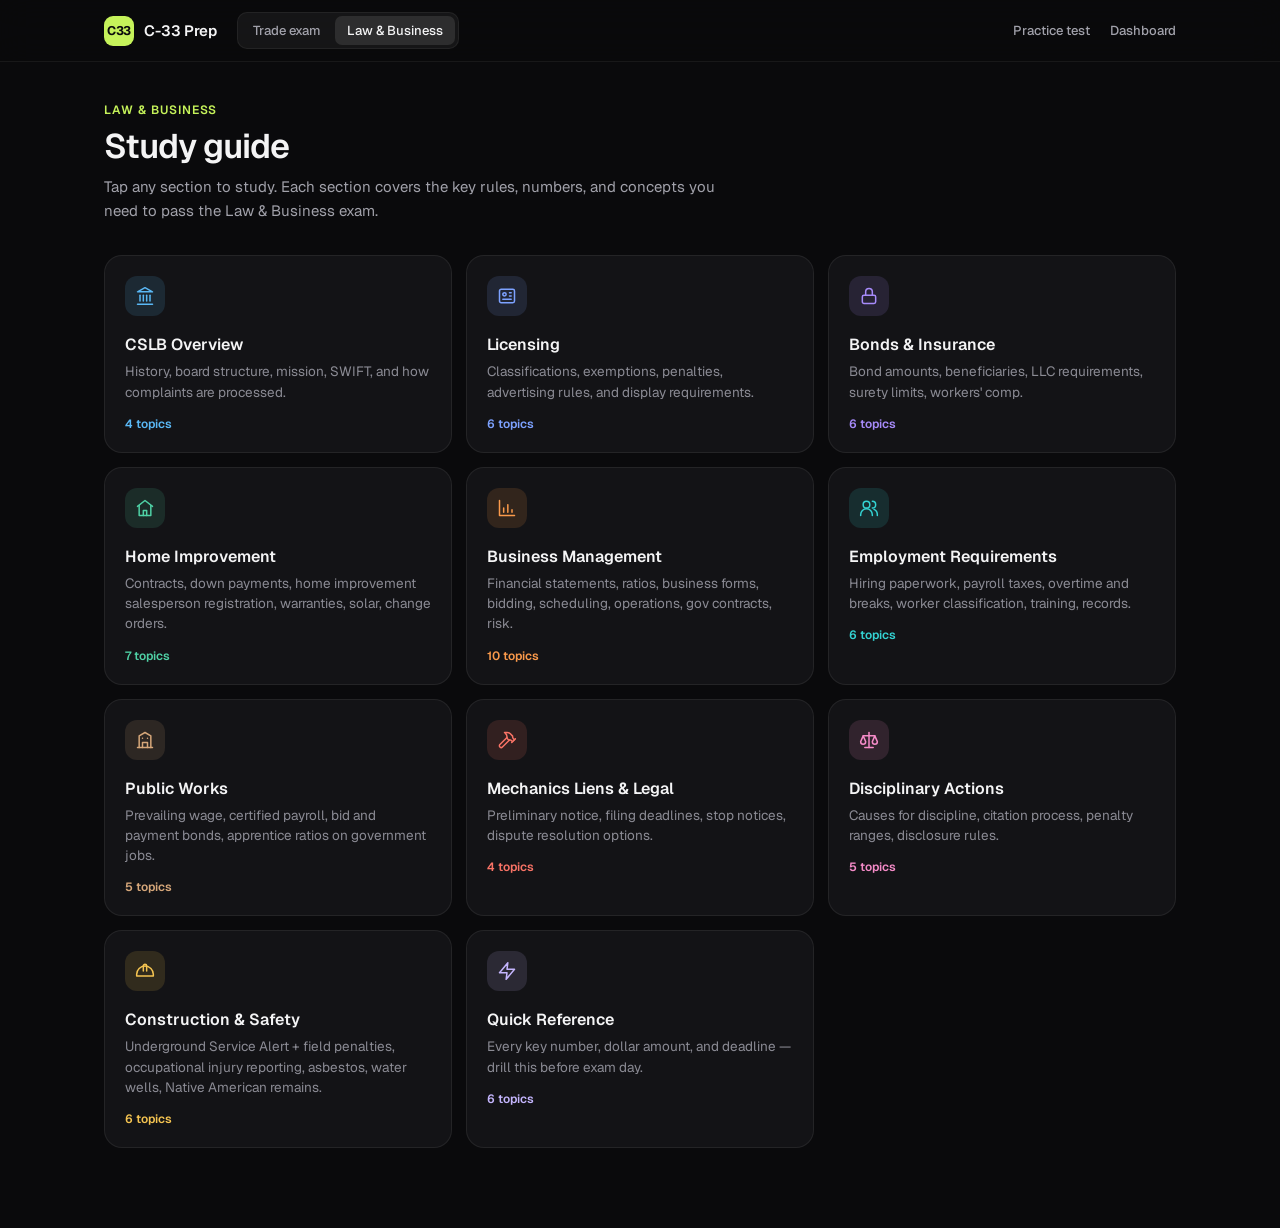
<file: law-and-business-study-guide.html>
<!DOCTYPE html>
<html lang="en">
<head>
<meta charset="UTF-8">
<meta name="viewport" content="width=device-width, initial-scale=1.0">
<title>CSLB Study Guide — 2026 Edition</title>
<link rel="manifest" href="/manifest.json">
<link rel="apple-touch-icon" href="/icon-192.svg">
<meta name="theme-color" content="#0A0A0C">
<meta name="mobile-web-app-capable" content="yes">
<meta name="apple-mobile-web-app-capable" content="yes">
<meta name="apple-mobile-web-app-status-bar-style" content="black-translucent">
<meta name="apple-mobile-web-app-title" content="CSLB Prep">
<link rel="preconnect" href="https://fonts.googleapis.com">
<link rel="preconnect" href="https://fonts.gstatic.com" crossorigin>
<link href="https://fonts.googleapis.com/css2?family=Geist:wght@400;500;600;700&family=Geist+Mono:wght@500;600&display=swap" rel="stylesheet">
<link rel="stylesheet" href="/theme.css">
</head>
<body>
<header class="app-header">
  <div class="app-header-in">
    <a class="brand" href="index.html"><span class="brand-mark">C33</span><span class="brand-name">C-33 Prep</span></a>
    <nav class="exam-switch" aria-label="Exam">
      <a href="c33-trade-study-guide.html">Trade exam</a>
      <a href="law-and-business-study-guide.html" class="on" aria-current="page">Law &amp; Business</a>
    </nav>
    <div class="hdr-space"></div>
    <nav class="hdr-links" aria-label="Site">
      <a href="law-and-business-test.html">Practice test</a>
      <a href="index.html">Dashboard</a>
    </nav>
  </div>
</header>

<!-- HUB -->
<main id="hub" class="wrap">
  <div class="page-head">
    <span class="eyebrow">Law &amp; Business</span>
    <h1>Study guide</h1>
    <p>Tap any section to study. Each section covers the key rules, numbers, and concepts you need to pass the Law & Business exam.</p>
  </div>
  <div class="guide-grid">
    <button type="button" class="guide-card" style="--c:#5AB8F5" onclick="openSection('cslb')"><span class="t-icon"><svg class="ic" viewBox="0 0 24 24" aria-hidden="true"><path d="M3 22h18"/><path d="M6 18v-7"/><path d="M10 18v-7"/><path d="M14 18v-7"/><path d="M18 18v-7"/><path d="M12 2 21 7H3z"/></svg></span><span class="gc-name">CSLB Overview</span><span class="gc-desc">History, board structure, mission, SWIFT, and how complaints are processed.</span><span class="gc-count">4 topics</span></button>
    <button type="button" class="guide-card" style="--c:#7DA2FF" onclick="openSection('licensing')"><span class="t-icon"><svg class="ic" viewBox="0 0 24 24" aria-hidden="true"><rect x="3" y="4" width="18" height="16" rx="2"/><circle cx="9" cy="10" r="2"/><path d="M15 8h2"/><path d="M15 12h2"/><path d="M7 16h10"/></svg></span><span class="gc-name">Licensing</span><span class="gc-desc">Classifications, exemptions, penalties, advertising rules, and display requirements.</span><span class="gc-count">6 topics</span></button>
    <button type="button" class="guide-card" style="--c:#A78BFA" onclick="openSection('bonds')"><span class="t-icon"><svg class="ic" viewBox="0 0 24 24" aria-hidden="true"><rect x="4" y="11" width="16" height="10" rx="2"/><path d="M8 11V7a4 4 0 0 1 8 0v4"/></svg></span><span class="gc-name">Bonds & Insurance</span><span class="gc-desc">Bond amounts, beneficiaries, LLC requirements, surety limits, workers' comp.</span><span class="gc-count">6 topics</span></button>
    <button type="button" class="guide-card" style="--c:#4FD1A5" onclick="openSection('home_improvement')"><span class="t-icon"><svg class="ic" viewBox="0 0 24 24" aria-hidden="true"><path d="m3 10 9-7 9 7"/><path d="M5 9v12h14V9"/><path d="M10 21v-6h4v6"/></svg></span><span class="gc-name">Home Improvement</span><span class="gc-desc">Contracts, down payments, home improvement salesperson registration, warranties, solar, change orders.</span><span class="gc-count">7 topics</span></button>
    <button type="button" class="guide-card" style="--c:#FB9A4B" onclick="openSection('business')"><span class="t-icon"><svg class="ic" viewBox="0 0 24 24" aria-hidden="true"><path d="M3 3v18h18"/><path d="M8 17v-5"/><path d="M13 17V8"/><path d="M18 17v-3"/></svg></span><span class="gc-name">Business Management</span><span class="gc-desc">Financial statements, ratios, business forms, bidding, scheduling, operations, gov contracts, risk.</span><span class="gc-count">8 topics</span></button>
    <button type="button" class="guide-card" style="--c:#34D3D3" onclick="openSection('employment')"><span class="t-icon"><svg class="ic" viewBox="0 0 24 24" aria-hidden="true"><circle cx="9" cy="8" r="4"/><path d="M2 21v-1a7 7 0 0 1 14 0v1"/><path d="M16 4a4 4 0 0 1 0 8"/><path d="M22 21v-1a7 7 0 0 0-4-6.3"/></svg></span><span class="gc-name">Employment Requirements</span><span class="gc-desc">Hiring paperwork, payroll taxes, overtime and breaks, worker classification, training, records.</span><span class="gc-count">6 topics</span></button>
    <button type="button" class="guide-card" style="--c:#D6A77A" onclick="openSection('public_works')"><span class="t-icon"><svg class="ic" viewBox="0 0 24 24" aria-hidden="true"><path d="M3 21h18"/><path d="M5 21V7l7-4 7 4v14"/><path d="M9 21v-6h6v6"/><path d="M9 10h.01M15 10h.01"/></svg></span><span class="gc-name">Public Works</span><span class="gc-desc">Prevailing wage, certified payroll, bid and payment bonds, apprentice ratios on government jobs.</span><span class="gc-count">5 topics</span></button>
    <button type="button" class="guide-card" style="--c:#F97366" onclick="openSection('liens')"><span class="t-icon"><svg class="ic" viewBox="0 0 24 24" aria-hidden="true"><path d="m15 12-8.5 8.5a2.12 2.12 0 1 1-3-3L12 9"/><path d="M17.64 15 22 10.64"/><path d="m20.91 11.7-1.25-1.25c-.6-.6-.93-1.4-.93-2.25v-.86L16.01 4.6a5.56 5.56 0 0 0-3.94-1.64H9l.92.82A6.18 6.18 0 0 1 12 8.4v1.56l2 2h2.47l2.26 1.91"/></svg></span><span class="gc-name">Mechanics Liens & Legal</span><span class="gc-desc">Preliminary notice, filing deadlines, stop notices, dispute resolution options.</span><span class="gc-count">4 topics</span></button>
    <button type="button" class="guide-card" style="--c:#F58BC8" onclick="openSection('discipline')"><span class="t-icon"><svg class="ic" viewBox="0 0 24 24" aria-hidden="true"><path d="M12 3v18"/><path d="M7 21h10"/><path d="M5 7h14"/><path d="m5 7-3 7a3 3 0 0 0 6 0z"/><path d="m19 7-3 7a3 3 0 0 0 6 0z"/></svg></span><span class="gc-name">Disciplinary Actions</span><span class="gc-desc">Causes for discipline, citation process, penalty ranges, disclosure rules.</span><span class="gc-count">5 topics</span></button>
    <button type="button" class="guide-card" style="--c:#F5C451" onclick="openSection('safety')"><span class="t-icon"><svg class="ic" viewBox="0 0 24 24" aria-hidden="true"><path d="M2 18h20v-2a10 10 0 0 0-20 0z"/><path d="M10 6v6"/><path d="M14 6v6"/><path d="M10 6a2 2 0 0 1 4 0"/></svg></span><span class="gc-name">Construction & Safety</span><span class="gc-desc">Underground Service Alert + field penalties, occupational injury reporting, asbestos, water wells, Native American remains.</span><span class="gc-count">6 topics</span></button>
    <button type="button" class="guide-card" style="--c:#C4B5FD" onclick="openSection('quickref')"><span class="t-icon"><svg class="ic" viewBox="0 0 24 24" aria-hidden="true"><path d="M13 2 3 14h9l-1 8 10-12h-9l1-8z"/></svg></span><span class="gc-name">Quick Reference</span><span class="gc-desc">Every key number, dollar amount, and deadline — drill this before exam day.</span><span class="gc-count">3 topics</span></button>
  </div>
</main>

<!-- SECTION VIEW -->
<main id="section-view" class="wrap">
  <div class="view-top">
    <button type="button" class="icon-btn" onclick="goHub()" aria-label="Back to sections"><svg class="ic" viewBox="0 0 24 24" aria-hidden="true"><path d="m15 18-6-6 6-6"/></svg></button>
  </div>
  <div class="section-title-bar">
    <span class="section-icon-lg" id="sv-icon"></span>
    <div class="section-title-text">
      <h2 id="sv-title"></h2>
      <p id="sv-subtitle"></p>
    </div>
  </div>
  <div class="topic-list" id="sv-topics"></div>
</main>

<!-- CONTENT VIEW -->
<main id="content-view" class="wrap">
  <div class="view-top">
    <button type="button" class="icon-btn" id="cv-back" aria-label="Back to topics"><svg class="ic" viewBox="0 0 24 24" aria-hidden="true"><path d="m15 18-6-6 6-6"/></svg></button>
    <div class="content-breadcrumb" id="cv-breadcrumb"></div>
  </div>
  <div class="content-header">
    <h2 id="cv-title"></h2>
  </div>
  <div class="content-body" id="cv-body"></div>
  <div class="audio-bar" id="audio-bar">
    <button type="button" class="audio-btn" id="audio-play" onclick="audioToggle()" aria-label="Play or pause"><svg class="ic" viewBox="0 0 24 24" aria-hidden="true"><path d="M7 4.5v15l12-7.5z"/></svg></button>
    <button type="button" class="audio-btn secondary" id="audio-stop" onclick="audioStop()" aria-label="Stop"><svg class="ic" viewBox="0 0 24 24" aria-hidden="true"><rect x="6" y="6" width="12" height="12" rx="2"/></svg></button>
    <div class="audio-label" id="audio-label">
      <strong>Listen to this section</strong>
      Tap play to hear it read aloud
      <div class="audio-progress"><div class="audio-progress-fill" id="audio-progress-fill"></div></div>
    </div>
    <button type="button" class="audio-speed" id="audio-speed" onclick="audioSpeedCycle()" aria-label="Change speed">1.0×</button>
  </div>
  <div class="content-nav">
    <button type="button" class="btn btn-ghost" id="cv-prev" onclick="navTopic(-1)"><svg class="ic" viewBox="0 0 24 24" aria-hidden="true"><path d="m15 18-6-6 6-6"/></svg><span>Prev</span></button>
    <button type="button" class="btn btn-ghost" onclick="backToSection()">All topics</button>
    <button type="button" class="btn btn-lime" id="cv-next" onclick="navTopic(1)"></button>
  </div>
</main>

<nav class="bottom-nav three" aria-label="Sections">
  <a href="law-and-business-test.html"><svg class="ic" viewBox="0 0 24 24" aria-hidden="true"><rect x="3" y="3" width="7" height="7" rx="1.5"/><rect x="14" y="3" width="7" height="7" rx="1.5"/><rect x="3" y="14" width="7" height="7" rx="1.5"/><rect x="14" y="14" width="7" height="7" rx="1.5"/></svg><span>Practice</span></a>
  <button type="button" class="on" onclick="goHub()"><svg class="ic" viewBox="0 0 24 24" aria-hidden="true"><path d="M4 19.5A2.5 2.5 0 0 1 6.5 17H20V3H6.5A2.5 2.5 0 0 0 4 5.5z"/><path d="M4 19.5V21h16v-4"/></svg><span>Guide</span></button>
  <a href="index.html"><svg class="ic" viewBox="0 0 24 24" aria-hidden="true"><path d="m3 10 9-7 9 7"/><path d="M5 9v12h14V9"/><path d="M10 21v-6h4v6"/></svg><span>Dashboard</span></a>
</nav>

<script>
// ─── DATA ──────────────────────────────────────────────────────────────────
const SECTIONS = {
cslb:{
  icon:'<path d="M3 22h18"/><path d="M6 18v-7"/><path d="M10 18v-7"/><path d="M14 18v-7"/><path d="M18 18v-7"/><path d="M12 2 21 7H3z"/>', title:'CSLB Overview', subtitle:'Who they are, what they do, and how enforcement works',
  accent:'#5AB8F5',
  topics:[
    {name:'History & Board Structure', id:'cslb_history'},
    {name:'CSLB Mission & Operations', id:'cslb_mission'},
    {name:'How Complaints Are Processed', id:'cslb_complaints'},
    {name:'Fraud Team & Unlicensed Activity', id:'cslb_swift'},
  ]
},
licensing:{
  icon:'<rect x="3" y="4" width="18" height="16" rx="2"/><circle cx="9" cy="10" r="2"/><path d="M15 8h2"/><path d="M15 12h2"/><path d="M7 16h10"/>', title:'Licensing Requirements', subtitle:'Who needs a license, exemptions, and what happens without one',
  accent:'#7DA2FF',
  topics:[
    {name:'The Three License Classifications', id:'lic_classes'},
    {name:'Who Needs a License', id:'lic_who'},
    {name:'Exemptions from Licensing', id:'lic_exempt'},
    {name:'Penalties for Unlicensed Contracting', id:'lic_penalties'},
    {name:'License Display & Advertising Rules', id:'lic_display'},
    {name:'Personnel of Record Rules After Revocation', id:'lic_personnel'},
  ]
},
bonds:{
  icon:'<rect x="4" y="11" width="16" height="10" rx="2"/><path d="M8 11V7a4 4 0 0 1 8 0v4"/>', title:'Bonds & Insurance', subtitle:'Bond amounts, beneficiaries, LLC requirements, and workers\' comp',
  accent:'#A78BFA',
  topics:[
    {name:'Bond Amounts — All Types', id:'bond_amounts'},
    {name:'Contractor\'s Bond Rules', id:'bond_rules'},
    {name:'Bond Beneficiaries & Claim Limits', id:'bond_bene'},
    {name:'LLC Requirements — Bond & Insurance', id:'bond_llc'},
    {name:'Workers\' Compensation Requirements', id:'bond_wc'},
    {name:"Workers' Compensation Notices & Benefits", id:'bond_wc_employer'},
  ]
},
home_improvement:{
  icon:'<path d="m3 10 9-7 9 7"/><path d="M5 9v12h14V9"/><path d="M10 21v-6h4v6"/>', title:'Home Improvement', subtitle:'Contracts, salesperson registration, warranties, and 2026 changes',
  accent:'#4FD1A5',
  topics:[
    {name:'What Is Home Improvement?', id:'hi_def'},
    {name:'Contract Dollar Thresholds', id:'hi_thresholds'},
    {name:'Required Contract Elements', id:'hi_elements'},
    {name:'Home Improvement Salesperson Registration', id:'hi_his'},
    {name:'Home Warranties & Joint Control', id:'hi_warranties'},
    {name:'Change Orders & Fraudulent Acts', id:'hi_changeorders'},
    {name:'Solar Energy Contracts', id:'hi_solar'},
  ]
},
business:{
  icon:'<path d="M3 3v18h18"/><path d="M8 17v-5"/><path d="M13 17V8"/><path d="M18 17v-3"/>', title:'Business Management', subtitle:'Financial statements, ratios, business forms, bidding, and risk',
  accent:'#FB9A4B',
  topics:[
    {name:'Forms of Business Organization', id:'biz_forms'},
    {name:'The Three Financial Statements', id:'biz_statements'},
    {name:'Financial Ratios — Formulas & Examples', id:'biz_ratios'},
    {name:'Cash Management & Budgeting', id:'biz_cash'},
    {name:'Business Taxes', id:'biz_taxes'},
    {name:'Financing a Contracting Business', id:'biz_financing'},
    {name:'Bidding, Estimation & Scheduling', id:'biz_bidding'},
    {name:'Operations Management & Cost Control', id:'biz_operations'},
    {name:'Bidding on Government Contracts', id:'biz_govcontracts'},
    {name:'Risk Management & Insurance', id:'biz_risk'},
  ]
},
employment:{
  icon:'<circle cx="9" cy="8" r="4"/><path d="M2 21v-1a7 7 0 0 1 14 0v1"/><path d="M16 4a4 4 0 0 1 0 8"/><path d="M22 21v-1a7 7 0 0 0-4-6.3"/>', title:'Employment Requirements', subtitle:'Hiring, payroll, wage and hour rules, training, and records — the biggest section of the exam',
  accent:'#34D3D3',
  topics:[
    {name:'Hiring a New Employee', id:'emp_hiring'},
    {name:'Payroll & Payroll Taxes', id:'emp_payroll'},
    {name:'Wage & Hour Rules', id:'emp_wagehour'},
    {name:'Employee or Independent Contractor?', id:'emp_classify'},
    {name:'Supervising & Training Employees', id:'emp_training'},
    {name:'Records, Reviews & Ending Employment', id:'emp_records'},
  ]
},
public_works:{
  icon:'<path d="M3 21h18"/><path d="M5 21V7l7-4 7 4v14"/><path d="M9 21v-6h6v6"/><path d="M9 10h.01M15 10h.01"/>', title:'Public Works', subtitle:'Prevailing wage, certified payroll, bonding, and apprenticeship on government jobs',
  accent:'#D6A77A',
  topics:[
    {name:'What Counts as Public Works', id:'pw_what'},
    {name:'Prevailing Wage — How It Works', id:'pw_wage'},
    {name:'Certified Payroll Records', id:'pw_payroll'},
    {name:'Bonds & Insurance on Public Jobs', id:'pw_bonds'},
    {name:'Apprentices on Public Jobs', id:'pw_apprentice'},
  ]
},
liens:{
  icon:'<path d="m15 12-8.5 8.5a2.12 2.12 0 1 1-3-3L12 9"/><path d="M17.64 15 22 10.64"/><path d="m20.91 11.7-1.25-1.25c-.6-.6-.93-1.4-.93-2.25v-.86L16.01 4.6a5.56 5.56 0 0 0-3.94-1.64H9l.92.82A6.18 6.18 0 0 1 12 8.4v1.56l2 2h2.47l2.26 1.91"/>', title:'Mechanics Liens & Legal', subtitle:'Preliminary notice, filing deadlines, stop notices, and dispute resolution',
  accent:'#F97366',
  topics:[
    {name:'Mechanics Lien vs. Stop Notice', id:'lien_vs'},
    {name:'Preliminary Notice — Critical First Step', id:'lien_prelim'},
    {name:'Claim of Lien Deadlines & Filing', id:'lien_deadlines'},
    {name:'Dispute Resolution Options', id:'lien_disputes'},
  ]
},
discipline:{
  icon:'<path d="M12 3v18"/><path d="M7 21h10"/><path d="M5 7h14"/><path d="m5 7-3 7a3 3 0 0 0 6 0z"/><path d="m19 7-3 7a3 3 0 0 0 6 0z"/>', title:'Disciplinary Actions', subtitle:'What gets your license suspended or revoked — and the process',
  accent:'#F58BC8',
  topics:[
    {name:'Complete List of Causes for Discipline', id:'disc_causes'},
    {name:'Citation Process Step by Step', id:'disc_citation'},
    {name:'Civil Penalty Ranges (2026)', id:'disc_penalties'},
    {name:'Letter of Admonishment', id:'disc_admonish'},
    {name:'Public Disclosure & Reinstatement', id:'disc_disclosure'},
  ]
},
safety:{
  icon:'<path d="M2 18h20v-2a10 10 0 0 0-20 0z"/><path d="M10 6v6"/><path d="M14 6v6"/><path d="M10 6a2 2 0 0 1 4 0"/>', title:'Construction & Safety', subtitle:'Underground utilities, asbestos, water wells, and site regulations',
  accent:'#F5C451',
  topics:[
    {name:'Underground Service Alert', id:'safe_usa'},
    {name:'Utility Locating — Field Procedure & Penalties', id:'safe_usa_field'},
    {name:'Occupational Injury Reporting', id:'safe_injury'},
    {name:'Asbestos Regulations', id:'safe_asbestos'},
    {name:'Water Wells & Native American Remains', id:'safe_wells'},
    {name:'Safety Violations & Discipline', id:'safe_discipline'},
  ]
},
quickref:{
  icon:'<path d="M13 2 3 14h9l-1 8 10-12h-9l1-8z"/>', title:'Quick Reference', subtitle:'Drill these numbers, deadlines, and formulas before exam day',
  accent:'#C4B5FD',
  topics:[
    {name:'The Official Exam Outline', id:'qr_outline'},
    {name:'Key Dollar Amounts & Numbers', id:'qr_numbers'},
    {name:'All Deadlines & Time Periods', id:'qr_deadlines'},
    {name:'Formulas & Legal Concepts', id:'qr_formulas'},
    {name:'Recent Rule Changes', id:'qr_recent'},
    {name:'Abbreviations Explained', id:'qr_abbrev'},
  ]
},
};

// ─── CONTENT ───────────────────────────────────────────────────────────────
const CONTENT = {

cslb_history: {title:'History & Board Structure', html:`
<div class="block-h2">Contractors State License Board (CSLB) History</div>
<ul class="block-ul">
<li class="block-li">Founded in <strong>1929</strong> as the Contractors License Bureau</li>
<li class="block-li">Originally under the Department of Professional and Vocational Standards</li>
<li class="block-li">Now part of the <strong>Department of Consumer Affairs</strong></li>
<li class="block-li">Licenses and regulates contractors in <strong>45 classifications</strong></li>
<li class="block-li">Approximately <strong>285,000</strong> active contractor licenses in California</li>
<li class="block-li">Headquarters in Sacramento; field offices statewide</li>
</ul>
<div class="block-h2">Board Composition — 15 Members Total</div>
<table class="block-table"><thead><tr><th>Who Appoints</th><th>How Many</th></tr></thead><tbody>
<tr><td>Governor</td><td><strong>11 of 15</strong></td></tr>
<tr><td>Legislature (Senate + Assembly)</td><td><strong>4 of 15</strong></td></tr>
</tbody></table>
<div class="block-h3">Breakdown of the 15 Board Members</div>
<ul class="block-ul">
<li class="block-li"><strong>9 public members</strong> — 8 non-contractor public members + 1 local building official (the public seats include designated representatives for a senior citizen organization and other consumer interests)</li>
<li class="block-li"><strong>5 contractor members</strong> (representing A, B, and C classifications)</li>
<li class="block-li"><strong>1 labor representative</strong> — separate seat, NOT counted within the 9 public members</li>
</ul>`},

cslb_mission:{title:'CSLB Mission & Operations', html:`
<div class="block-h2">The Mission</div>
<div class="callout blue"><div class="callout-title">Official Contractors State License Board (CSLB) Mission Statement</div><div class="callout-body"><div class="callout-item nobullet">To protect consumers by regulating the construction industry through policies that promote the health, safety, and general welfare of the public in matters relating to construction, including home improvement.</div></div></div>
<div class="block-h2">Quick History & Scope</div>
<table class="block-table"><thead><tr><th>Fact</th><th>Detail</th></tr></thead><tbody>
<tr><td><strong>Established</strong></td><td><strong>1929</strong> as the <strong>Contractors License Bureau</strong>, originally under the Department of Professional and Vocational Standards</td></tr>
<tr><td><strong>Current Parent Agency</strong></td><td>California Department of Consumer Affairs (DCA)</td></tr>
<tr><td><strong>License Classifications Regulated</strong></td><td><strong>45</strong> classifications (1 General Engineering "A", 1 General Building "B", and 43 specialty "C")</td></tr>
<tr><td><strong>Active Licenses Statewide</strong></td><td>Approximately <strong>285,000</strong></td></tr>
</tbody></table>
<div class="block-h2">Board Composition (15 Members)</div>
<table class="block-table"><thead><tr><th>How Appointed</th><th>Number</th></tr></thead><tbody>
<tr><td>Governor appointments</td><td><strong>11</strong></td></tr>
<tr><td>Legislature appointments</td><td><strong>4</strong></td></tr>
</tbody></table>
<table class="block-table"><thead><tr><th>Seat Type</th><th>Number</th></tr></thead><tbody>
<tr><td>Public members</td><td><strong>9</strong></td></tr>
<tr><td>Licensed contractors</td><td><strong>5</strong></td></tr>
<tr><td>Labor representative</td><td><strong>1</strong></td></tr>
</tbody></table>
<div class="block-h2">How CSLB Operates</div>
<ul class="block-ul">
<li class="block-li">Headquarters processes applications, renewals, license changes, and disciplinary actions</li>
<li class="block-li">Field offices investigate consumer complaints against contractors</li>
<li class="block-li">24-hour automated line provides license lookup, complaint procedures, office locations, and publication orders</li>
<li class="block-li">"Find A Licensed Contractor" feature allows searches by classification and zip code</li>
<li class="block-li">License lookup shows: contact info, license status, CSLB legal actions, classifications, business type, bond and workers' compensation insurance info</li>
</ul>
<div class="block-h2">Disaster Response</div>
<ul class="block-ul">
<li class="block-li">CSLB offers materials at Local Assistance and Disaster Recovery Centers after wildfires, floods, earthquakes, etc.</li>
<li class="block-li">A dedicated CSLB Disaster Hotline is available to consumers affected by declared disasters</li>
</ul>`},

cslb_complaints:{title:'How Complaints Are Processed', html:`
<div class="block-h2">Complaints Against Licensed Contractors</div>
<ul class="block-ul">
<li class="block-li">Consumer files complaint with Contractors State License Board (CSLB)</li>
<li class="block-li">Field office investigates — may result in citation, accusation, or criminal referral</li>
<li class="block-li">CSLB must notify the complainant in writing of the action taken and reasons</li>
<li class="block-li">CSLB must also notify the contractor (if licensed) of the resolution, unless it would jeopardize an investigation</li>
</ul>
<div class="block-h2">Complaint Filing Deadlines</div>
<table class="block-table"><thead><tr><th>Violation Type</th><th>Filing Deadline</th></tr></thead><tbody>
<tr><td>Patent (obvious) violations</td><td>Within <strong>4 years</strong> of the alleged violation</td></tr>
<tr><td>Latent structural defects</td><td>Within <strong>10 years</strong> of the alleged violation</td></tr>
</tbody></table>
<div class="block-h2">Complaints Against Unlicensed Contractors</div>
<ul class="block-ul">
<li class="block-li"><strong>Citation:</strong> Registrar may issue a citation with order of abatement and civil penalty up to $15,000 (under current rules; $1,500 minimum starts July 1, 2026)</li>
<li class="block-li">If not appealed within 15 working days — becomes a final order</li>
<li class="block-li"><strong>Criminal Action:</strong> Referral to local district attorney; court may order fine, probation, restitution, or jail</li>
<li class="block-li"><strong>Injunction:</strong> Registrar may seek court injunction to stop unlicensed activity</li>
<li class="block-li">Same citation process applies to unregistered home improvement salesperson; disciplinary action may also be taken against the licensed contractor who employed them</li>
</ul>`},

cslb_swift:{title:'Fraud Team & Unlicensed Activity', html:`
<div class="callout gold"><div class="callout-title">Statewide Investigative Fraud Team (SWIFT)</div><div class="callout-body">
<div class="callout-item">Part of the Enforcement Division — focuses on the underground economy and unlicensed contractors</div>
<div class="callout-item">Authority to visit any jobsite <strong>without cause or complaint</strong></div>
<div class="callout-item">Can ask any contractor to produce proof of licensure in good standing</div>
<div class="callout-item">Can cite contractors who are not properly licensed on the spot</div>
</div></div>
<div class="block-h2">Why Unlicensed Activity Matters</div>
<ul class="block-ul">
<li class="block-li">Unlicensed contractors can't sue to collect payment — so they often disappear, leaving homeowners with unfinished work</li>
<li class="block-li">Unlicensed contractors don't carry required workers' comp — injured workers may sue the homeowner</li>
<li class="block-li">Homeowners who use unlicensed contractors may not be protected by Contractors State License Board (CSLB)</li>
<li class="block-li">Persons convicted of using unlicensed contractors are considered victims and eligible for restitution</li>
</ul>
<div class="block-h2">Registrar's Enforcement Tools</div>
<ul class="block-ul">
<li class="block-li">Citations with civil penalties and orders of abatement</li>
<li class="block-li">Criminal referrals to district attorney</li>
<li class="block-li">Injunctions through the Attorney General or district attorney</li>
<li class="block-li">Disconnect orders for telephone services used in illegal advertising (if unlicensed person advertises in directories)</li>
</ul>`},

lic_classes:{title:'The Three License Classifications', html:`
<div class="block-h2">Classification Overview</div>
<table class="block-table"><thead><tr><th>License</th><th>Type</th><th>Description</th></tr></thead><tbody>
<tr><td>"A"</td><td>General Engineering</td><td>Fixed works requiring specialized engineering knowledge: highways, dams, tunnels, sewers, bridges, airports, pipelines, refineries, irrigation, water supply, railroads, levees, earthmoving, etc.</td></tr>
<tr><td>"B"</td><td>General Building</td><td>Structures requiring <strong>at least two unrelated building trades or crafts</strong>. May take prime contracts for framing/carpentry without the two-trade rule. CANNOT include fire protection systems or C-57 well drilling unless also licensed in those classifications.</td></tr>
<tr><td>"C"</td><td>Specialty</td><td>43 specialty classifications (C-1 through C-61 with subcategories). Examples: C-8 concrete, C-10 electrical, C-20 warm-air heating and air conditioning, C-36 plumbing, C-39 roofing, C-53 swimming pool. A specialty contractor cannot do work outside their classification without additional licensing.</td></tr>
</tbody></table>
<div class="block-h2">Key Rules by Classification</div>
<div class="block-h3">General Building (B) Contractor</div>
<ul class="block-ul">
<li class="block-li">May take a prime contract or subcontract for framing or carpentry alone</li>
<li class="block-li">For all other trades: project must require at least two unrelated trades, OR contractor must hold the appropriate specialty license, OR must subcontract to properly licensed specialty contractor</li>
<li class="block-li">Framing and carpentry do NOT count toward the "two unrelated trades" requirement for other work</li>
</ul>
<div class="block-h3">Specialty (C) Contractor</div>
<ul class="block-ul">
<li class="block-li">Cannot subcontract to more than ONE sub in the same classification on a single project UNLESS the sub employs persons classified as employees OR the specialty contractor is a collective bargaining agreement (CBA) signatory</li>
</ul>`},

lic_who:{title:'Who Needs a License', html:`
<div class="block-h2">The Basic Rule</div>
<div class="callout blue"><div class="callout-title">You Need a License When...</div><div class="callout-body">
<div class="callout-item">You contract or bid to perform construction, alteration, repair, or improvement work where the aggregate contract price (labor + materials) is <strong>$1,000 or more</strong></div>
<div class="callout-item">License must be in <strong>good standing (current and not suspended)</strong> at ALL times during performance — start to finish</div>
<div class="callout-item">Being licensed at the start but lapsing mid-project = unlicensed contracting</div>
</div></div>
<div class="block-h2">Contractor's License Required For</div>
<ul class="block-ul">
<li class="block-li">Construction, alteration, improvement, or repair of any building, highway, road, parking lot, excavation, or other structure</li>
<li class="block-li">Installation of home improvement goods</li>
<li class="block-li">Anyone advertising as a contractor — even if they would otherwise qualify for an exemption, advertising as a contractor subjects them to the licensing law</li>
</ul>
<div class="block-h2">License Renewal Cycle</div>
<table class="block-table"><thead><tr><th>License Status</th><th>Renewal Period</th></tr></thead><tbody>
<tr><td><strong>Active license</strong></td><td>Renew every <strong>2 years</strong></td></tr>
<tr><td><strong>Inactive license</strong></td><td>Renew every <strong>4 years</strong></td></tr>
</tbody></table>
<ul class="block-ul">
<li class="block-li">Contractors State License Board (CSLB) sends a renewal notice approximately <strong>60 days before expiration</strong></li>
<li class="block-li">Expired less than 90 days: renew with a delinquency fee (30% of renewal fee)</li>
<li class="block-li">Expired more than <strong>5 years</strong>: must submit a new application (not just renewal)</li>
<li class="block-li">Acting under an <strong>expired license</strong> = cause for discipline AND a separate misdemeanor</li>
</ul>
<div class="block-h2">Joint Venture Licenses</div>
<ul class="block-ul">
<li class="block-li">Issued to combinations of licensed entities — each member must hold a current, active license</li>
<li class="block-li"><strong>Automatically suspended by operation of law</strong> if ANY member's license lapses</li>
<li class="block-li">Two or more licensees acting jointly without a joint venture license = violation</li>
<li class="block-li">May be issued in any classification in which at least one member is licensed</li>
</ul>`},

lic_exempt:{title:'Exemptions from Licensing', html:`
<div class="block-h2">Complete List of Exemptions</div>
<table class="block-table"><thead><tr><th>Who's Exempt</th><th>Conditions / Limits</th></tr></thead><tbody>
<tr><td><strong>Small Job</strong></td><td>Aggregate contract price under $1,000, work is casual/minor/inconsequential, no building permit required. DOES NOT apply if person advertises as contractor or employs others to help.</td></tr>
<tr><td><strong>Owner-Builder — Own Property</strong></td><td>Builds/improves their own property with NO structures intended for sale, work done by owner or direct employees only. OR directly contracts with licensed trades for up to 4 single-family homes for sale per calendar year (no general contractor).</td></tr>
<tr><td><strong>Principal Residence</strong></td><td>Owner-builder must intend to occupy the property as their principal residence for at least <strong>12 months AFTER completion</strong> of the work. Cannot have used this exemption to build more than <strong>2 structures during any 3-year period</strong>.</td></tr>
<tr><td><strong>Licensed Architect / professional engineer</strong></td><td>Acting solely within their professional capacity.</td></tr>
<tr><td><strong>Employees</strong></td><td>Employees receiving wages as sole compensation — EXCEPT home improvement salespersons.</td></tr>
<tr><td><strong>Oil / Gas Well Operations</strong></td><td>Construction incidental to petroleum/gas well operations — by the owner or lessee.</td></tr>
<tr><td><strong>Public Utilities</strong></td><td>Construction, maintenance, and development work incidental to their own regulated business (not underground trenching in public streets by cable TV).</td></tr>
<tr><td><strong>Material Suppliers</strong></td><td>Only furnish materials without fabricating or installing them.</td></tr>
<tr><td><strong>Alarm Company Operators</strong></td><td>Licensed alarm company operators performing alarm system work.</td></tr>
<tr><td><strong>Mural Artists (NEW 2026)</strong></td><td>Artists who paint/draw/restore murals per an authorized agreement. A "mural" does NOT include painted wall signs.</td></tr>
<tr><td><strong>Real Estate Licensees</strong></td><td>Acting within the scope of their real estate license — but they CANNOT act as a contractor without a Contractors State License Board (CSLB) license.</td></tr>
</tbody></table>
<div class="callout red"><div class="callout-title">Watch Out — These Are NOT Exempt</div><div class="callout-body">
<div class="callout-item">Water well drilling — specifically excluded from exemptions even though it involves land work</div>
<div class="callout-item">Anyone who advertises as a contractor — advertising eliminates the small-job exemption</div>
<div class="callout-item">Anyone who employs others to assist — kills the small-job exemption</div>
</div></div>
<div class="block-h2">Advertising Under $1,000 — The Disclaimer Rule</div>
<div class="callout gold"><div class="callout-title">Unlicensed Person Advertising Sub-$1,000 Work</div><div class="callout-body">
<div class="callout-item">An unlicensed person <strong>may advertise</strong> for construction work under $1,000 — but ONLY if they <strong>state in the advertisement that they are NOT a licensed contractor</strong></div>
<div class="callout-item">Without that disclaimer, advertising as a contractor is itself a violation — regardless of the job size</div>
</div></div>`},

lic_penalties:{title:'Penalties for Unlicensed Contracting', html:`
<div class="callout red"><div class="callout-title">Criminal Penalties</div><div class="callout-body">
<div class="callout-item"><strong>1st Conviction:</strong> Fine up to $5,000 and/or county jail up to 6 months</div>
<div class="callout-item"><strong>2nd Conviction:</strong> Fine = 20% of contract price or $5,000 (whichever is greater), minimum 90 days jail</div>
<div class="callout-item"><strong>3rd+ Conviction:</strong> Fine = 20% of contract price or $10,000 (whichever is greater), 90 days to 1 year jail</div>
<div class="callout-item"><strong>Disaster Area (state of emergency):</strong> Fine up to $10,000 and/or up to 3 years state prison</div>
<div class="callout-item"><strong>Illegal advertising:</strong> $700–$1,000 fine (in addition to any other punishment)</div>
<div class="callout-item"><strong>Using false license number:</strong> Up to $10,000 fine and/or state prison or county jail up to 1 year</div>
<div class="callout-item"><strong>Working under a license suspended</strong> for failure to pay a civil penalty or comply with an order of correction: <strong>MISDEMEANOR</strong></div>
<div class="callout-item"><strong>Working under an expired license:</strong> Cause for discipline AND a separate misdemeanor</div>
</div></div>
<div class="block-h2">Civil Consequences</div>
<ul class="block-ul">
<li class="block-li"><strong>Cannot sue to collect payment</strong> — no court action possible for work requiring a license, regardless of work quality</li>
<li class="block-li"><strong>Owner can recover 100%</strong> of what they paid to an unlicensed contractor</li>
<li class="block-li"><strong>Security interests are unenforceable</strong> — any mechanics lien filed by an unlicensed contractor is void</li>
<li class="block-li"><strong>Substantial compliance</strong> defense only applies if contractor was PREVIOUSLY licensed, acted in good faith to maintain license, and promptly fixed the lapse — cannot apply if NEVER licensed</li>
</ul>
<div class="block-h2">Statute of Limitations for Contractors State License Board (CSLB) Citations</div>
<ul class="block-ul">
<li class="block-li">4 years after the act OR 18 months after the complaint was filed — <strong>whichever is LATER</strong></li>
</ul>
<div class="block-h2">Reapplication After Denial</div>
<ul class="block-ul">
<li class="block-li">Generally cannot reapply for <strong>1 year</strong> from the effective date of denial (unless CSLB sets an earlier date)</li>
</ul>`},

lic_display:{title:'License Display & Advertising Rules', html:`
<div class="block-h2">License Number Requirements</div>
<ul class="block-ul">
<li class="block-li">Must appear in <strong>ALL construction contracts</strong></li>
<li class="block-li">Must appear in <strong>ALL subcontracts and calls for bid</strong></li>
<li class="block-li">Must appear in <strong>ALL forms of advertising</strong> (cards, signs, billboards, brochures, newspapers, electronic media, vehicle lettering)</li>
</ul>
<div class="block-h2">Vehicle Display Requirements</div>
<table class="block-table"><thead><tr><th>Contractor Type</th><th>Requirement</th></tr></thead><tbody>
<tr><td>C-36 Plumbing, C-45 Sign, C-57 Well Drilling</td><td>Name, permanent business address, AND license number on EACH SIDE of commercial vehicles in letters at least <strong>1½ inches high</strong></td></tr>
<tr><td>All other contractors</td><td>Business name and license number in or on each commercial vehicle in at least <strong>72-point font (¾ inch)</strong> in a clearly visible location</td></tr>
</tbody></table>
<div class="block-h2">Written Contract Notice Requirements</div>
<ul class="block-ul">
<li class="block-li">All prime contracts: Contractors State License Board (CSLB) consumer notice in at least <strong>10-point type</strong> (mentions 4-year and 10-year complaint deadlines)</li>
<li class="block-li">Home improvement contracts and service/repair contracts: CSLB notice in at least <strong>12-point type</strong></li>
</ul>
<div class="block-h2">Advertising Rules — What You Cannot Do</div>
<ul class="block-ul">
<li class="block-li">Cannot advertise as <strong>"insured"</strong> without identifying the specific type (e.g., "commercial general liability insurance" — abbreviations are OK)</li>
<li class="block-li">Cannot advertise as <strong>"bonded"</strong> if referring to the required contractor license bond or disciplinary bond</li>
<li class="block-li">Any reference to the required bond in advertising = grounds for license <strong>suspension</strong></li>
</ul>
<div class="block-h2">Disciplinary History Disclosure</div>
<ul class="block-ul">
<li class="block-li">Contractor with 2+ suspensions or revocations in the past 8 years must disclose this before signing residential contracts (4 or fewer units)</li>
<li class="block-li">Penalties: 1st violation = $1,000 | 2nd = $2,500 | 3rd = $5,000 + 1-year suspension | 4th = revocation</li>
</ul>`},

lic_personnel:{title:'Personnel of Record Rules After Revocation', html:`
<div class="callout red"><div class="callout-title">Critical Rule — Know This Cold</div><div class="callout-body">
<div class="callout-item">A person who was the <strong>qualifying individual on a REVOKED license</strong> is prohibited from serving as qualifying individual, officer, director, associate, partner, manager, or member of the personnel of record for ANY other licensee — <strong>whether or not they had knowledge of or participated</strong> in the violations</div>
<div class="callout-item">Only permitted role: <strong>bona fide nonsupervising employee</strong></div>
</div></div>
<div class="block-h2">Rules Step by Step</div>
<ul class="block-ul">
<li class="block-li">Person with revoked license must provide <strong>written notice of the revocation</strong> to any prospective employer before being hired</li>
<li class="block-li">Employer who knowingly hires such a person in a supervisory role: <strong>misdemeanor</strong> — fine of at least $4,500 and/or 30 days to 1 year jail</li>
<li class="block-li">Person who violates restriction on acting for a licensee (after their revocation): <strong>misdemeanor</strong> — fine of at least $4,500, minimum 90 days to 1 year jail</li>
<li class="block-li">4-year statute of limitations for prosecuting violations of these restrictions</li>
</ul>
<div class="block-h2">qualifying individual Responsibility — Immateriality Rule</div>
<ul class="block-ul">
<li class="block-li">When the firm commits a violation, this constitutes cause for disciplinary action against the <strong>qualifying individual</strong> — whether or not the qualifying individual had knowledge of or participated in the act</li>
<li class="block-li">Disassociation from the license after a violation does NOT relieve the qualifying individual of responsibility for complying with a citation</li>
</ul>
<div class="block-h2">Former Personnel Can't Just Strike Out Solo</div>
<div class="callout red"><div class="callout-title">Even Without a Revoked License — You Still Need Your Own</div><div class="callout-body">
<div class="callout-item">Persons who were <strong>officers, directors, partners, managers, responsible managing employees, members, or officers</strong> of a licensed firm <strong>CANNOT</strong> individually act as a contractor without obtaining their <strong>own license in good standing</strong></div>
<div class="callout-item">Past experience with a firm does not transfer the firm's license to the individual</div>
<div class="callout-item">This rule applies even when the firm's license was NEVER revoked — separate from the revoked-license restrictions above</div>
</div></div>`},

bond_amounts:{title:'Bond Amounts — All Types', html:`
<div class="block-h2">Required Bond Amounts</div>
<table class="block-table"><thead><tr><th>Bond Type</th><th>Amount</th></tr></thead><tbody>
<tr><td><strong>Standard Contractor's Bond</strong></td><td><strong>$25,000</strong></td></tr>
<tr><td><strong>limited liability company (LLC) Additional Surety Bond</strong></td><td><strong>$100,000</strong> (in addition to the $25,000)</td></tr>
<tr><td><strong>Qualifying Individual's Bond</strong></td><td><strong>$25,000</strong> (when qualifying individual is not proprietor, general partner, or joint licensee)</td></tr>
<tr><td><strong>Disciplinary Bond (minimum)</strong></td><td><strong>$25,000</strong> (registrar sets amount based on severity; max = 10× standard bond)</td></tr>
<tr><td><strong>Judgment Bond</strong></td><td>Equal to the full amount of the unsatisfied judgment</td></tr>
<tr><td><strong>LLC Liability Insurance (≤5 personnel)</strong></td><td><strong>$1,000,000</strong> aggregate minimum</td></tr>
<tr><td><strong>LLC Liability Insurance (per person over 5)</strong></td><td>+<strong>$100,000</strong> per person, up to <strong>$5,000,000</strong> maximum</td></tr>
<tr><td><strong>Blanket Bond — min financial ratio</strong></td><td>Quick ratio ≥ 1:1 OR Current ratio ≥ 2:1</td></tr>
</tbody></table>
<div class="block-h2">Double Bond Requirement</div>
<ul class="block-ul">
<li class="block-li">Contractors State License Board (CSLB) may require <strong>double the standard bond</strong> ($50,000) when all of these are true:</li>
<li class="block-li">Applicant was convicted of unlicensed contracting OR received a final citation for it</li>
<li class="block-li">AND the violation constituted <strong>substantial injury to the public</strong></li>
</ul>`},

bond_rules:{title:"Contractor's Bond — Key Rules", html:`
<div class="block-h2">The Basics</div>
<ul class="block-ul">
<li class="block-li">Must be maintained as a condition of licensure at ALL times</li>
<li class="block-li">Lapsing bond = license subject to suspension or revocation</li>
<li class="block-li">Must be executed by an admitted surety in favor of the <strong>State of California</strong></li>
<li class="block-li">Only acceptable forms: (1) admitted surety bond, (2) cash deposit with the registrar</li>
<li class="block-li"><strong>NOT acceptable:</strong> certificates of deposit, other financial instruments</li>
<li class="block-li">Bond is NOT required while license is on <strong>inactive status</strong></li>
<li class="block-li">Replacement bonds accepted retroactively if received within <strong>90 days</strong> of the effective date</li>
</ul>
<div class="block-h2">Advertising the Bond</div>
<ul class="block-ul">
<li class="block-li">Any reference to the required license bond in advertising, soliciting, or public presentments = grounds for <strong>license suspension</strong></li>
<li class="block-li">Advertising as "bonded" (referring to the required bond) = cause for discipline</li>
</ul>
<div class="block-h2">Civil Actions Against the Bond Deposit</div>
<ul class="block-ul">
<li class="block-li">Once Contractors State License Board (CSLB) is notified of a civil action against the deposit: deposit <strong>cannot be released</strong> for any purpose except as determined by the court</li>
<li class="block-li">Civil penalty orders CANNOT be made against the bond — <strong>bonds are exempt</strong> from civil penalty payment</li>
<li class="block-li">Legal fees cannot be charged against the bond by CSLB</li>
</ul>
<div class="block-h2">Disciplinary Bond Rules</div>
<ul class="block-ul">
<li class="block-li">Must remain on file for at least <strong>2 years</strong> (plus any additional time the registrar requires)</li>
<li class="block-li">Bond period runs only while license is current, active, and in good standing</li>
</ul>
<div class="block-h2">Unsatisfied Judgment — The 90-Day Rule</div>
<div class="callout red"><div class="callout-title">Automatic Suspension Trigger</div><div class="callout-body">
<div class="callout-item">Licensee must notify CSLB of any <strong>unsatisfied final judgment</strong> within <strong>90 days</strong></div>
<div class="callout-item">Failure to notify = license is <strong>AUTOMATICALLY SUSPENDED</strong> on the date CSLB becomes aware of the judgment</div>
</div></div>
<div class="block-h2">Payment Bonds — Substitute for Real Property</div>
<ul class="block-ul">
<li class="block-li">A <strong>payment bond</strong> may be filed to substitute the bond as security <em>in place of real property</em></li>
<li class="block-li">Mechanics lien claimants who could otherwise lien the property may instead file a claim against the payment bond</li>
<li class="block-li">This protects the project from mechanics liens — common on commercial and public projects</li>
</ul>
<div class="block-h2">Discriminatory Bond Denial</div>
<ul class="block-ul">
<li class="block-li">It is <strong>illegal</strong> to deny a contractor's license bond solely because of <strong>race, religious creed, color, national origin, ancestry, or sex</strong></li>
<li class="block-li">Violator is liable for <strong>actual damages plus $250 per offense</strong></li>
</ul>`},

bond_bene:{title:'Bond Beneficiaries & Claim Limits', html:`
<div class="block-h2">Who Can Collect From the Contractor's Bond?</div>
<ul class="block-ul">
<li class="block-li">Homeowners contracting for home improvement on their <strong>personal family residence</strong>, damaged by a license law violation</li>
<li class="block-li">Property owners building a <strong>single-family dwelling NOT intended for sale</strong>, damaged by a violation</li>
<li class="block-li">Persons damaged by <strong>willful/deliberate violations or fraud</strong> in contract execution or performance</li>
<li class="block-li">Employees damaged by the contractor's <strong>failure to pay wages</strong></li>
<li class="block-li">Entities damaged by the contractor's <strong>failure to pay fringe benefits</strong></li>
</ul>
<div class="block-h2">Surety Liability Limits</div>
<table class="block-table"><thead><tr><th>Claim Type</th><th>Maximum Surety Liability</th></tr></thead><tbody>
<tr><td>Wage and fringe benefit claims</td><td><strong>$4,000</strong> aggregate (distributed proportionally)</td></tr>
<tr><td>Non-homeowner claimants (general)</td><td><strong>$7,500</strong> aggregate (balance reserved for homeowner claimants)</td></tr>
</tbody></table>
<div class="block-h2">Statute of Limitations — Filing Bond Claims</div>
<table class="block-table"><thead><tr><th>Claim Type</th><th>Time Limit</th></tr></thead><tbody>
<tr><td>Non-wage claims (general)</td><td>3 years after the license period in which the act occurred, OR 3 years after license inactivation/cancellation/revocation — <strong>whichever is FIRST</strong></td></tr>
<tr><td>Wage and fringe benefit claims</td><td>6 months from <strong>discovery</strong> of the delinquency, but NEVER more than <strong>2 years</strong> from when wages were due</td></tr>
</tbody></table>
<div class="block-h2">When the Bond Cannot Be Renewed</div>
<ul class="block-ul">
<li class="block-li">No license may be renewed, reissued, or reinstated while a <strong>judgment or admitted claim in excess of the bond amount remains unsatisfied</strong></li>
</ul>`},

bond_llc:{title:'LLC Requirements — Bond & Insurance', html:`
<div class="block-h2">The limited liability company (LLC) Additional $100,000 Bond</div>
<ul class="block-ul">
<li class="block-li">Required IN ADDITION to the standard $25,000 contractor's bond</li>
<li class="block-li">Primarily protects employees for unpaid wages, fringe benefits, welfare fund contributions, pension fund contributions, and apprentice program contributions</li>
<li class="block-li">If the LLC is party to a <strong>collective bargaining agreement</strong>, the bond must also cover welfare, pension, and apprentice contributions</li>
<li class="block-li">NOT required while the license is on inactive status</li>
</ul>
<div class="block-h2">LLC Liability Insurance Requirements</div>
<table class="block-table"><thead><tr><th>Personnel of Record Count</th><th>Minimum Insurance</th></tr></thead><tbody>
<tr><td>5 or fewer</td><td><strong>$1,000,000</strong> aggregate</td></tr>
<tr><td>6 persons</td><td>$1,100,000</td></tr>
<tr><td>7 persons</td><td>$1,200,000</td></tr>
<tr><td>Each additional person</td><td>+$100,000 per person</td></tr>
<tr><td>Maximum required</td><td><strong>$5,000,000</strong> regardless of personnel count</td></tr>
</tbody></table>
<div class="block-h2">Blanket Performance & Payment Bond</div>
<ul class="block-ul">
<li class="block-li">Requires at least <strong>2 years</strong> of continuous active California licensure before applying</li>
<li class="block-li">Financial standards: <strong>Quick ratio ≥ 1:1</strong> OR <strong>Current ratio ≥ 2:1</strong> (must be shown in certified public accountant (CPA)-reviewed financial statements)</li>
<li class="block-li">Qualifier must certify the bond amount meets the "100% rule" and monitor ongoing compliance</li>
<li class="block-li">Must notify registrar within <strong>30 days</strong> if licensee cannot comply with 100% rule</li>
<li class="block-li">Biennial re-certification and updated financial statements required at each renewal</li>
</ul>`},

bond_wc:{title:"Workers' Compensation Requirements", html:`
<div class="block-h2">The Basic Rule</div>
<ul class="block-ul">
<li class="block-li">Workers' compensation insurance is required as a <strong>condition of licensure</strong></li>
<li class="block-li">Certificate of Workers' Compensation Insurance or Certification of Self-Insurance must be on file at all times</li>
<li class="block-li">NOT required while a license is on <strong>inactive status</strong></li>
</ul>
<div class="block-h2">The No-Employee Exemption</div>
<ul class="block-ul">
<li class="block-li">Workers' compensation is not required if the contractor has <strong>NO employees</strong> AND files a certification statement to that effect</li>
<li class="block-li"><strong>Exception:</strong> Holders of C-8 (concrete), C-20 (warm-air heating, ventilating and air conditioning), C-22 (asbestos abatement), C-39 (roofing), or D-49 (tree service) classifications CANNOT claim the no-employee exemption — workers' compensation is always mandatory for these</li>
</ul>
<div class="callout gold"><div class="callout-title">Recent Changes</div><div class="callout-body">
<div class="callout-item">Significantly <strong>increased civil penalties</strong> for workers' compensation violations</div>
<div class="callout-item">Contractors State License Board (CSLB) cannot <strong>renew or reinstate</strong> a license in violation of workers' compensation requirements until a valid workers' compensation certificate is provided</div>
<div class="callout-item">CSLB must report workers' compensation enforcement data to Legislature <strong>annually</strong></div>
<div class="callout-item">CSLB must develop evidence-based workers' compensation exemption verification process — report to Legislature by <strong>January 1, 2027</strong></div>
</div></div>`},

bond_wc_employer:{title:"Workers' Compensation Notices & Benefits", html:`
<div class="block-h2">Coverage Options — Three Ways to Be Covered</div>
<ul class="block-ul">
<li class="block-li">Standard approved policy of workers' compensation insurance from any licensed carrier</li>
<li class="block-li"><strong>Self-insurance</strong> permit from the Director of the Department of Industrial Relations</li>
<li class="block-li">Participation in a collectively bargained alternative dispute resolution program</li>
</ul>
<div class="block-h2">Required Employee Notifications</div>
<table class="block-table"><thead><tr><th>Notification</th><th>When / How</th></tr></thead><tbody>
<tr><td><strong>Workers' compensation Notice to New Hire</strong></td><td>At hiring or by end of first pay period — written notice of workers' compensation rights. English + Spanish if Spanish-speaking employees.</td></tr>
<tr><td><strong>"Notice to Employees" Poster</strong></td><td>Posted conspicuously where employees gather. Failure to post = <strong>misdemeanor</strong>.</td></tr>
<tr><td><strong>Occupational Safety and Health Administration (OSHA) Posting</strong></td><td>Post information about employee protections and obligations under occupational safety and health laws</td></tr>
<tr><td><strong>Workplace Crime Victim</strong></td><td>Written notice that the employee is eligible for workers' compensation</td></tr>
</tbody></table>
<div class="block-h2">Benefits Available to Injured Workers</div>
<table class="block-table"><thead><tr><th>Benefit</th><th>Key Details</th></tr></thead><tbody>
<tr><td><strong>Medical Treatment</strong></td><td>Authorize within <strong>1 working day</strong> of receiving claim form. Until claim accepted/rejected, liability is limited to <strong>$10,000</strong></td></tr>
<tr><td><strong>Temporary Disability</strong></td><td>Weekly payments after 3rd day of disability. Two-thirds of weekly earnings up to legal max. 3-day waiting period eliminated if disability lasts beyond 14 days or requires hospital overnight stay.</td></tr>
<tr><td><strong>Permanent Disability</strong></td><td>Compensation based on rated degree of disability; range set by state law</td></tr>
<tr><td><strong>Death Benefits</strong></td><td>Payable to dependents + burial expenses up to prescribed amount</td></tr>
<tr><td><strong>Supplemental Job Displacement</strong></td><td>If worker can't return to work for the employer within <strong>60 days</strong> after temporary disability ends — voucher for retraining/skill enhancement</td></tr>
<tr><td><strong>Serious/Willful Misconduct +50%</strong></td><td>Compensation increased by half (plus up to $250 costs) when employee is injured by employer's serious or willful misconduct. <strong>Insurer cannot cover this increase.</strong></td></tr>
</tbody></table>
<div class="block-h2">Penalties for Failing to Carry workers' compensation</div>
<div class="callout red"><div class="callout-title">Stiff Consequences</div><div class="callout-body">
<div class="callout-item"><strong>Misdemeanor</strong> — failure to secure workers' compensation payment</div>
<div class="callout-item">License may be <strong>suspended or revoked</strong></div>
<div class="callout-item"><strong>Stop Order</strong> from Division of Labor Standards Enforcement — prohibits using employee labor until coverage is in place</div>
<div class="callout-item">Restraining order in Superior Court</div>
<div class="callout-item"><strong>Penalty Assessment:</strong> Greater of (a) 2× the premium they would have paid, or (b) <strong>$1,000 per employee</strong> employed during the uninsured period</div>
<div class="callout-item">If status discovered AFTER a claim is filed: <strong>$2,000 per employee</strong> on date of injury (non-compensable cases) or <strong>$10,000 per employee</strong> (compensable cases)</div>
<div class="callout-item">Lien recordable against contractor's real & personal property</div>
</div></div>
<div class="block-h2">If Uninsured & Worker Is Injured</div>
<ul class="block-ul">
<li class="block-li">Contractor must pay <strong>disability compensation + 10% penalty + attorney's fees</strong></li>
<li class="block-li">Must supply all necessary medical treatment</li>
<li class="block-li">Liable for damages in civil action — with <strong>legal presumption the injury was caused by employer negligence</strong></li>
<li class="block-li">Employee's contributory negligence is NOT a defense</li>
</ul>`},

hi_def:{title:"What Is Home Improvement?", html:`
<div class="block-h2">Definition</div>
<div class="block-p">Repairing, remodeling, altering, converting, or modernizing residential property, plus adjacent land improvements. Includes installation of home improvement goods and furnishing of home improvement services.</div>
<div class="block-h2">Examples of Home Improvement Work</div>
<ul class="block-ul">
<li class="block-li">Driveways, swimming pools (spas, hot tubs), terraces, patios</li>
<li class="block-li">Awnings, storm windows, solar energy systems</li>
<li class="block-li">Landscaping, fences, porches, garages, fallout shelters, basements</li>
<li class="block-li">Other improvements to structures or land adjacent to a dwelling</li>
</ul>
<div class="block-h2">What Is NOT Home Improvement</div>
<ul class="block-ul">
<li class="block-li">New commercial construction</li>
<li class="block-li">Industrial building construction</li>
<li class="block-li">Work on properties that are not residential</li>
</ul>
<div class="block-h2">Home Improvement Contractor</div>
<ul class="block-ul">
<li class="block-li">Any Contractors State License Board (CSLB)-licensed contractor engaged in home improvement work — full-time or part-time</li>
<li class="block-li">Swimming pool contractors are specifically included</li>
</ul>
<div class="block-h2">Swimming Pool Special Rules</div>
<div class="callout gold"><div class="callout-title">Two Pool-Specific Rules to Remember</div><div class="callout-body">
<div class="callout-item"><strong>home improvement contract requirements DO NOT apply</strong> to swimming pools built as part of an <strong>original building plan by the same contractor</strong> who builds the single-family dwelling on the premises ()</div>
<div class="callout-item">In any swimming pool construction dispute, the <strong>prevailing party</strong> is entitled to <strong>reasonable attorney's fees</strong></div>
</div></div>`},

hi_thresholds:{title:'Contract Dollar Thresholds', html:`
<div class="block-h2">Which Contract Type Is Required?</div>
<table class="block-table"><thead><tr><th>Job Amount</th><th>Contract Type</th></tr></thead><tbody>
<tr><td><strong>$750 or less</strong> (and all 4 conditions met)</td><td><strong>Service and Repair Contract</strong></td></tr>
<tr><td><strong>Over $750</strong></td><td><strong>Full Home Improvement Contract</strong></td></tr>
<tr><td>Any amount if home improvement salesperson is involved</td><td>Full Home Improvement Contract regardless of price</td></tr>
</tbody></table>
<div class="block-h2">Service and Repair Contract — The 4 Conditions</div>
<div class="callout blue"><div class="callout-title">ALL 4 Must Be Met for a Service & Repair Contract</div><div class="callout-body">
<div class="callout-item">1. Contract price is <strong>$750 or less</strong></div>
<div class="callout-item">2. The <strong>buyer initiated contact</strong> with the contractor to request the work</div>
<div class="callout-item">3. The contractor does <strong>not sell goods or services beyond</strong> what's needed for the specific problem</div>
<div class="callout-item">4. <strong>No payment accepted until the work is fully completed</strong> (all conditions that caused the buyer to call are fully corrected)</div>
</div></div>
<div class="block-p">If ANY of the 4 conditions are not met, the full home improvement contract requirements apply — regardless of the contract price.</div>
<div class="block-h2">Senior Citizen Cancellation Rights</div>
<ul class="block-ul">
<li class="block-li">Standard cancellation period for service and repair contracts: <strong>3 business days</strong></li>
<li class="block-li">For <strong>senior citizen</strong> buyers: extended to <strong>5 business days</strong></li>
</ul>
<div class="block-h2">Service & Repair — Replaced Parts Rule</div>
<div class="callout blue"><div class="callout-title">Offer Old Parts Back to Customer</div><div class="callout-body">
<div class="callout-item">Service & repair contracts must include a statement that <strong>the law requires the contractor to offer the customer any parts that were replaced</strong> during the service call</div>
<div class="callout-item">A checkbox labeled "OK for contractor to take replaced parts" is included so the customer may waive return</div>
</div></div>`},

hi_elements:{title:'Required Contract Elements', html:`
<div class="block-h2">Key Numbers</div>
<div class="callout gold"><div class="callout-title">Numbers You Must Know</div><div class="callout-body">
<div class="callout-item">Down payment maximum: <strong>$1,000 OR 10% of contract price — whichever is LESS</strong></div>
<div class="callout-item">Minimum text size: <strong>10-point type</strong> for text, <strong>10-point boldface</strong> for headings</div>
<div class="callout-item">CSLB consumer notice in a home improvement contract: at least <strong>12-point type</strong></div>
</div></div>
<div class="block-h2">Basic Contract Requirements</div>
<ul class="block-ul">
<li class="block-li">Contract and ALL changes must be in writing and signed by all parties</li>
<li class="block-li">Contractor gives buyer a signed and dated copy <strong>before any work begins</strong></li>
<li class="block-li">No payment (except down payment) until work is completed or materials are delivered</li>
<li class="block-li">Contractor's name, business address, and license number required</li>
<li class="block-li">home improvement salesperson name and registration number required if a salesperson was involved</li>
<li class="block-li">Salesperson commission: paid pro rata in proportion to owner payment schedule</li>
</ul>
<div class="block-h2">Required Contract Descriptions</div>
<ul class="block-ul">
<li class="block-li">Description of work and description of materials and equipment</li>
<li class="block-li">Contract price, payment schedule</li>
<li class="block-li">Start and completion dates</li>
<li class="block-li">Permits and tests (and who pays)</li>
<li class="block-li">Permissible delays, extra work provisions</li>
<li class="block-li">Required mechanics lien release statements</li>
<li class="block-li">Owner's right to cancellation</li>
</ul>
<div class="block-h2">Required Notices & Disclosures</div>
<ul class="block-ul">
<li class="block-li">Extra Work and Change Orders notice</li>
<li class="block-li">Commercial General Liability Insurance notice</li>
<li class="block-li">Workers' Compensation Insurance notice</li>
<li class="block-li">Performance of Extra or Change-Order Work notice</li>
<li class="block-li"><strong>Mechanics Lien Warning</strong> (warns owner that unpaid subs can lien their property)</li>
<li class="block-li">Contractors Board (CSLB) Information</li>
<li class="block-li">Right to Cancel and Notice of Cancellation Instructions</li>
</ul>
<div class="block-h2">2026 Additions — What Must Now Be Included</div>
<div class="callout gold"><div class="callout-title">Effective January 1, 2026</div><div class="callout-body">
<div class="callout-item"><strong>Contractor's email address</strong> must appear in the contract</div>
<div class="callout-item">Buyer must be allowed to <strong>cancel the contract via email</strong></div>
<div class="callout-item">A <strong>telephone number</strong> to help the buyer locate the Notice of Cancellation form is required</div>
<div class="callout-item">If the Notice of Cancellation is missing or not attached: buyer may file a CSLB complaint</div>
<div class="callout-item">On consumer request, contractor must disclose each <strong>subcontractor's name, contact info, license number, and classification</strong></div>
</div></div>
<div class="block-h2">Common Contract Problems</div>
<ul class="block-ul">
<li class="block-li">Missing notices/disclosures • Excessive down payment • Materials not specifically described</li>
<li class="block-li">Job start/completion dates missing • Price not fully established • No change orders included</li>
<li class="block-li">License number or home improvement salesperson registration number missing • Permits not identified</li>
<li class="block-li">Email address missing (post-2026) • No mechanism for email cancellation</li>
</ul>`},

hi_his:{title:'home improvement salesperson Registration — Complete Rules', html:`
<div class="block-h2">Who Must Register</div>
<div class="block-p">Anyone who <strong>solicits, sells, negotiates, or executes</strong> home improvement contracts for a licensed contractor <strong>outside the contractor's normal place of business</strong> — regardless of the dollar amount.</div>
<div class="block-h2">Key Numbers & Deadlines</div>
<table class="block-table"><thead><tr><th>Topic</th><th>Rule</th></tr></thead><tbody>
<tr><td>Application fee</td><td><strong>$200</strong> — nonrefundable, nontransferable</td></tr>
<tr><td>Minimum age</td><td><strong>18 years old</strong></td></tr>
<tr><td>Fingerprints</td><td>Required as part of the application</td></tr>
<tr><td>Registration term</td><td><strong>2 years</strong> from the last day of the month issued</td></tr>
<tr><td>Address change notice</td><td>Within <strong>90 days</strong> of the change</td></tr>
<tr><td>May work before registration issued?</td><td><strong>NO</strong> — Contractors State License Board (CSLB) must review and issue a number first</td></tr>
<tr><td>Can represent multiple employers?</td><td>Yes — single registration covers all employers</td></tr>
</tbody></table>
<div class="block-h2">Contractor Obligations</div>
<ul class="block-ul">
<li class="block-li">Must notify CSLB in writing <strong>before</strong> employing a registered home improvement salesperson</li>
<li class="block-li">Must notify CSLB in writing when home improvement salesperson employment ends</li>
<li class="block-li">Employing an unregistered person to negotiate home improvement contracts = <strong>disciplinary action against the contractor</strong></li>
<li class="block-li">Acting as unregistered home improvement salesperson = <strong>misdemeanor</strong> + administrative citation</li>
</ul>
<div class="block-h2">home improvement salesperson Exemptions</div>
<ul class="block-ul">
<li class="block-li">Persons who ONLY contact buyers to <strong>schedule appointments</strong> for a registered home improvement salesperson</li>
<li class="block-li">Personnel listed in CSLB's official records for the contractor (contractors, qualifiers, partners, officers, limited liability company (LLC) members/managers)</li>
<li class="block-li">Bona fide service/repair people whose calls are limited to the initially-requested repair</li>
<li class="block-li">Persons who only sell goods at a fixed business establishment where goods are exhibited</li>
</ul>`},

hi_warranties:{title:'Home Warranties & Joint Control', html:`
<div class="block-h2">Home Warranties</div>
<ul class="block-ul">
<li class="block-li"><strong>General rule:</strong> Home warranties are NOT transferable to subsequent purchasers</li>
<li class="block-li"><strong>Exception — Roof warranties only:</strong> Transfer to ALL subsequent purchasers without limitation (for contracts on or after January 1, 1994), UNLESS the contract contains a clear and conspicuous provision limiting transferability</li>
</ul>
<div class="block-h2">Joint Control Agreements</div>
<ul class="block-ul">
<li class="block-li">Optional — covers full performance and payment on home improvement contracts</li>
<li class="block-li">Contractors State License Board (CSLB) does <strong>NOT license, regulate, or maintain lists</strong> of joint control companies</li>
<li class="block-li">CSLB has <strong>NO legal jurisdiction</strong> over joint control company activities</li>
<li class="block-li">Contractor is <strong>PROHIBITED</strong> from having any financial or other interest in the joint control company</li>
<li class="block-li">Responsibility for the joint control addendum rests solely with the <strong>joint control company</strong></li>
<li class="block-li">Contractors should consult an <strong>attorney</strong> before using a joint control agreement</li>
</ul>
<div class="block-h2">Material Representations in Contracts</div>
<ul class="block-ul">
<li class="block-li">When a contractor specifies a brand name, model number, or quality of materials in a home improvement contract, they MUST install exactly those materials</li>
<li class="block-li">Failure to install the specified goods/materials = <strong>cause for disciplinary action</strong> (regardless of quality of substitute)</li>
</ul>`},

hi_changeorders:{title:'Change Orders & Fraudulent Acts', html:`
<div class="block-h2">Change Order Requirements</div>
<ul class="block-ul">
<li class="block-li">Change order is <strong>NOT enforceable</strong> against the buyer unless it includes ALL THREE:</li>
<li class="block-li">1. Scope of work encompassed by the order</li>
<li class="block-li">2. Dollar amount to be added or subtracted</li>
<li class="block-li">3. Effect on progress payments or completion date</li>
<li class="block-li">Buyer may <strong>NOT</strong> require extra work without providing written authorization</li>
<li class="block-li">Failure to comply with change order requirements does not prevent quantum meruit recovery</li>
</ul>
<div class="block-h2">Fraudulent Misrepresentation Penalties</div>
<div class="callout red"><div class="callout-title"> — Fraudulent Misrepresentation</div><div class="callout-body">
<div class="callout-item">Person induced by false/fraudulent representations may recover: <strong>$500 penalty + reasonable attorney's fees + actual damages</strong></div>
<div class="callout-item">Using false/deceptive advertising to induce a contract: <strong>misdemeanor + cause for discipline</strong></div>
<div class="callout-item">Making false promises to induce signing: <strong>misdemeanor</strong></div>
<div class="callout-item">In disaster areas: additional court fine of $500–$25,000 based on ability to pay</div>
</div></div>
<div class="block-h2">Contract Contingent on Buyer's Loan</div>
<ul class="block-ul">
<li class="block-li">If obtaining a loan is a condition of the home improvement contract: contract is NOT enforceable until (1) lender agrees to the loan, (2) buyer accepts the loan, AND (3) buyer does not rescind during the applicable rescission period</li>
<li class="block-li">If the contract becomes unenforceable: contractor must <strong>immediately and without condition return ALL money and consideration</strong> given by the buyer</li>
<li class="block-li">Emergency repair waiver: buyer may waive these protections for emergency repairs — must be in a dated written statement (not a printed form), describing the emergency, signed by each property owner</li>
</ul>
<div class="block-h2">Waivers of Home Improvement Protections Are Void</div>
<div class="callout red"><div class="callout-title">Public Policy Rule</div><div class="callout-body">
<div class="callout-item">Any provision in a home improvement contract <strong>waiving the buyer's home improvement protections</strong> is <strong>contrary to public policy</strong> and is <strong>void and unenforceable</strong></div>
<div class="callout-item">A clause that says "buyer cannot sue the contractor" or "buyer waives all home improvement contract rights" cannot be enforced</div>
<div class="callout-item">The <strong>only exception</strong> is the narrow emergency repair waiver above — and it must meet all of those strict formal requirements</div>
</div></div>`},

hi_solar:{title:'Solar Energy Contracts', html:`
<div class="block-h2">Solar Disclosure Document</div>
<ul class="block-ul">
<li class="block-li">Required on the <strong>front page or cover page</strong> of every solar energy contract</li>
<li class="block-li">Must be in <strong>16-point boldface type</strong></li>
<li class="block-li">Must include: (1) total cost and payments including financing, (2) how and to whom complaints may be provided, (3) the consumer's right to the applicable cancellation period</li>
<li class="block-li">Contract and disclosure must be written in the <strong>same language</strong> as the oral sales presentation</li>
</ul>
<div class="block-h2">Additional Disclosure Items (Optional but May Be Included)</div>
<ul class="block-ul">
<li class="block-li">Financing sources and amounts, panel calculations, energy generation estimates</li>
<li class="block-li">Monthly electric company fees, turn-on charges, internet monitoring fees</li>
<li class="block-li">Terms of any guaranteed rebate, final contract price without rebates</li>
<li class="block-li">Contractor's license number, impacts of non-code installations</li>
<li class="block-li">Difference between solar lease vs. purchase and impacts on future home sale</li>
</ul>
<div class="block-h2">PACE Financing</div>
<ul class="block-ul">
<li class="block-li">For Property Assessed Clean Energy (PACE) financing: the required PACE Financing Estimate and Disclosure form satisfies solar disclosure requirements for the FINANCING CONTRACT only — not for the underlying installation contract</li>
</ul>
<div class="block-h2">Contractors State License Board’s (CSLB) Role</div>
<ul class="block-ul">
<li class="block-li">CSLB receives and reviews complaints about solar companies and solar contractors</li>
<li class="block-li">CSLB publishes annual reports on solar contractor complaints (starting July 1, 2019)</li>
</ul>`},

biz_forms:{title:'Forms of Business Organization', html:`
<div class="block-h2">Comparison Chart</div>
<table class="block-table"><thead><tr><th>Form</th><th>Personal Liability</th><th>Tax Treatment</th><th>Contractor License Impact</th></tr></thead><tbody>
<tr><td><strong>Sole Proprietorship</strong></td><td>Full personal liability</td><td>Business income = personal income</td><td>Simplest — owner is the licensee</td></tr>
<tr><td><strong>General Partnership</strong></td><td>Each partner fully liable for ALL partner acts</td><td>Each partner's share = personal income</td><td>License CANCELED when any general partner leaves or is added</td></tr>
<tr><td><strong>Limited Partnership</strong></td><td>Limited partners: only their investment. General partner: full liability</td><td>Pass-through like partnership</td><td>At least one general partner must qualify</td></tr>
<tr><td><strong>Corporation</strong></td><td>Stockholders limited to their investment (officers may be personally liable)</td><td>Corporate income tax (C-corp) or pass-through (S-corp)</td><td>No fixed life — death of stockholder does not cancel license</td></tr>
<tr><td><strong>Limited liability company (LLC)</strong></td><td>Members limited to their investment</td><td>Flexible — can elect taxation treatment</td><td>Requires $100,000 additional bond + $1M+ liability insurance</td></tr>
</tbody></table>
<div class="block-h2">Key Points to Remember</div>
<ul class="block-ul">
<li class="block-li"><strong>Partnership:</strong> License is canceled when any general partner leaves or is added — must reapply</li>
<li class="block-li"><strong>Corporation:</strong> Has no fixed life — death of a stockholder or sale of stock does not disrupt the business or the license</li>
<li class="block-li"><strong>LLC:</strong> Most burdensome licensing requirements — $100,000 additional bond AND significant liability insurance</li>
</ul>`},

biz_statements:{title:'The Three Financial Statements', html:`
<div class="block-h2">1. Balance Sheet — Snapshot at a Point in Time</div>
<div class="block-p">Shows what the company OWNS (assets) vs. what it OWES (liabilities) and owner's equity.</div>
<table class="block-table"><thead><tr><th>Component</th><th>What It Includes</th></tr></thead><tbody>
<tr><td><strong>Current Assets</strong></td><td>Cash, accounts receivable, inventories — convertible to cash within 1 year</td></tr>
<tr><td><strong>Fixed Assets</strong></td><td>Equipment, vehicles, real property used in the business</td></tr>
<tr><td><strong>Current Liabilities</strong></td><td>Accounts payable, notes payable, accrued expenses, accrued payroll, taxes — due within 1 year</td></tr>
<tr><td><strong>Long-term Liabilities</strong></td><td>Bank loans, mortgages due more than 1 year away</td></tr>
<tr><td><strong>Retained Earnings</strong></td><td>Total corporate earnings since founding MINUS total dividends declared — NOT just current year</td></tr>
<tr><td><strong>Accrued Expenses Payable</strong></td><td>Expenses incurred but NOT yet due for payment (interest, insurance, service fees)</td></tr>
<tr><td><strong>Accrued Payroll</strong></td><td>Salaries and wages <strong>earned by employees but not yet paid</strong> as of the balance sheet date — a current liability</td></tr>
<tr><td><strong>Accounts Payable</strong></td><td>Money owed to suppliers and subcontractors for goods/services already received and billed</td></tr>
</tbody></table>
<div class="block-h2">2. Income Statement — Covers a Period of Time</div>
<div class="block-p">Shows revenue, expenses, and profit or loss. The "bottom line" = net profit.</div>
<table class="block-table"><thead><tr><th>Item</th><th>What It Means</th></tr></thead><tbody>
<tr><td><strong>Materials Used</strong></td><td>The LARGEST single expense item — most critical to control</td></tr>
<tr><td><strong>Direct Labor</strong></td><td>Actual wages paid to field workers</td></tr>
<tr><td><strong>Direct Labor Burden</strong></td><td>Payroll taxes + insurance + benefits + union assessments</td></tr>
<tr><td><strong>Other Direct Costs</strong></td><td>Permits, bonds, insurance, equipment rentals charged to specific jobs</td></tr>
<tr><td><strong>general and administrative (G&A) Expenses</strong></td><td>Office expenses, salaries, advertising — NOT attributable to specific jobs</td></tr>
<tr><td><strong>Net Profit</strong></td><td>All revenues minus ALL expenses including taxes — the true "bottom line"</td></tr>
</tbody></table>
<div class="callout blue"><div class="callout-title">Worked Example — Don't Stop at Pretax Income</div><div class="callout-body">
<div class="callout-item">Revenue: <strong>$1,250,000</strong></div>
<div class="callout-item">Total operating expenses: <strong>$1,145,000</strong></div>
<div class="callout-item">Pretax income (Income BEFORE taxes) = $1,250,000 − $1,145,000 = <strong>$105,000</strong></div>
<div class="callout-item">Federal income tax: <strong>$30,000</strong></div>
<div class="callout-item"><strong>NET PROFIT</strong> = Revenue − Op Expenses − Income Tax = $1,250,000 − $1,145,000 − $30,000 = <strong>$75,000</strong></div>
<div class="callout-item nobullet"><em>Exam trap: $105,000 is pretax income, not net profit. The "bottom line" subtracts taxes too.</em></div>
</div></div>
<div class="block-h2">3. Statement of Changes in Financial Position</div>
<div class="block-p">Also called the "Statement of Sources and Applications of Funds." Shows where money came from and where it went. Required when audited by a certified public accountant (CPA) for creditors.</div>`},

biz_ratios:{title:'Financial Ratios — Formulas & Examples', html:`
<div class="callout blue"><div class="callout-title">Formulas — Memorize These</div><div class="callout-body">
<div class="callout-item"><strong>Working Capital</strong> = Current Assets − Current Liabilities</div>
<div class="callout-item"><strong>Current Ratio</strong> = Current Assets ÷ Current Liabilities</div>
<div class="callout-item"><strong>Quick Ratio</strong> = (Current Assets − Inventories) ÷ Current Liabilities</div>
</div></div>
<div class="block-h2">Example — Typical Construction Co.</div>
<table class="block-table"><thead><tr><th>Metric</th><th>Calculation</th><th>Result</th></tr></thead><tbody>
<tr><td>Current Assets</td><td>Given</td><td>$250,000</td></tr>
<tr><td>Inventories</td><td>Given</td><td>$110,000</td></tr>
<tr><td>Current Liabilities</td><td>Given</td><td>$180,000</td></tr>
<tr><td><strong>Working Capital</strong></td><td>$250,000 − $180,000</td><td><strong>$70,000</strong></td></tr>
<tr><td><strong>Current Ratio</strong></td><td>$250,000 ÷ $180,000</td><td><strong>1.39</strong> ($1.39 for every $1 owed)</td></tr>
<tr><td><strong>Quick Ratio</strong></td><td>$140,000 ÷ $180,000</td><td><strong>0.78</strong> ($0.78 for every $1 owed)</td></tr>
</tbody></table>
<div class="block-h2">What the Ratios Mean</div>
<ul class="block-ul">
<li class="block-li">Quick ratio is <strong>more conservative</strong> — excludes inventory because it cannot be as quickly converted to cash</li>
<li class="block-li">Banks look at both ratios when evaluating lines of credit</li>
<li class="block-li">Blanket bond qualification: Quick ratio ≥ 1:1 OR Current ratio ≥ 2:1</li>
<li class="block-li">Low current ratio = may struggle to pay current debts</li>
</ul>
<div class="block-h2">Three Ways to Compare Financial Data</div>
<ul class="block-ul">
<li class="block-li">1. Compare current year to prior years (trend analysis)</li>
<li class="block-li">2. Compare to other businesses in the same industry (benchmarking)</li>
<li class="block-li">3. Ratio analysis — compare two figures within the current financial data</li>
</ul>
<div class="block-h2">Reading the Ratios — Cash Flow Action</div>
<div class="callout blue"><div class="callout-title">Ratios Are Interdependent</div><div class="callout-body">
<div class="callout-item">If <strong>receivables are too large relative to sales</strong>, you may have a <strong>collection problem</strong></div>
<div class="callout-item">The fix per the law book: a <strong>more vigorous collection effort</strong> to reduce the size of receivables and convert them to cash</div>
<div class="callout-item">That cash can then be used to reduce liabilities, which improves the ratios across the board</div>
</div></div>`},

biz_financing:{title:'Financing a Contracting Business', html:`
<div class="block-h2">Two Types of Financing</div>
<table class="block-table"><thead><tr><th>Type</th><th>Description</th></tr></thead><tbody>
<tr><td><strong>Equity Funds</strong></td><td>Investors who acquire ownership and a share of profits. Typical sources: acquaintances of the owner, venture capital companies, Small Business Administration (SBA)-funded small business investment companies. Funds remain in the business.</td></tr>
<tr><td><strong>Debt</strong></td><td>Borrowed money requiring repayment plus interest. Owner does NOT give up control. Two subtypes: long-term (bank loans, equipment financing) and short-term (lines of credit).</td></tr>
</tbody></table>
<div class="block-h2">The SBA's Role</div>
<ul class="block-ul">
<li class="block-li">The SBA does <strong>NOT make direct loans</strong></li>
<li class="block-li">The SBA <strong>GUARANTEES</strong> repayment of loans made by banks and lenders</li>
</ul>
<div class="block-h2">What Banks Evaluate — The Three C's</div>
<table class="block-table"><thead><tr><th>Factor</th><th>What the Bank Looks At</th></tr></thead><tbody>
<tr><td><strong>Character</strong></td><td>Experience with similar jobs, business reputation with lenders/suppliers/subcontractors, reasonableness of bid</td></tr>
<tr><td><strong>Capacity</strong></td><td>Current workload, equipment availability, financial resources to withstand reasonable losses, financial strength of awarding agency and subcontractors</td></tr>
<tr><td><strong>Certainty</strong></td><td>Chances that unexpected losses affect repayment, realism of completion dates, risk of delay penalties</td></tr>
</tbody></table>
<div class="block-h2">Retention (Retainage)</div>
<ul class="block-ul">
<li class="block-li">Typical contract: 90% paid during construction, final <strong>10% held until project completion and lien period expires</strong></li>
<li class="block-li">This 10% is called the "retention" or "retainage"</li>
<li class="block-li">Retention usually <strong>exceeds profits</strong> — a major claim on working capital</li>
<li class="block-li">Subcontractors finishing early must wait for the entire project to be accepted before receiving their retention</li>
</ul>
<div class="block-h2">Speculative Builder vs. Custom Builder</div>
<table class="block-table"><thead><tr><th>Type</th><th>How It Works</th><th>Capital Needs</th></tr></thead><tbody>
<tr><td><strong>Custom Builder</strong></td><td>Builds for a specific owner/client who has the project funded</td><td>Lower — owner financing carries the project</td></tr>
<tr><td><strong>Speculative Builder</strong></td><td>Builds without a committed buyer in place — sells the finished product on the open market</td><td><strong>HIGHER</strong> — must provide substantial financial resources to qualify for loan commitments before any buyer exists</td></tr>
</tbody></table>`},

biz_bidding:{title:'Bidding, Estimation & Scheduling', html:`
<div class="block-h2">Steps for Accurate Bidding</div>
<ul class="block-ul">
<li class="block-li">On-site inspection (walk the job)</li>
<li class="block-li">Review plans and specifications thoroughly</li>
<li class="block-li">Identify required equipment and financing method (purchase, lease, rental)</li>
<li class="block-li">Perform material takeoffs (quantity measurements from plans)</li>
<li class="block-li">Get prices from price lists AND quotes from suppliers and subcontractors</li>
<li class="block-li">Include <strong>sales tax and freight costs</strong> in material prices</li>
<li class="block-li">Do NOT include cash discounts unless certain funds will be available during the discount period</li>
<li class="block-li">Calculate labor including wages, payroll taxes, health/welfare, vacation, and insurance</li>
<li class="block-li">Include indirect costs: fuel, lubricants, maintenance, small tools</li>
<li class="block-li">Calculate overhead: office rent, supplies, salaries, advertising, etc.</li>
<li class="block-li">Add <strong>PROFIT</strong> — never omit it</li>
</ul>
<div class="block-h2">Common Bidding Pitfalls</div>
<ul class="block-ul">
<li class="block-li">Bidding on projects where plans/specs are not completely understood</li>
<li class="block-li">Insufficient planning — hurried analysis</li>
<li class="block-li">Overextension of managerial and/or financial resources</li>
<li class="block-li">Bidding against the competition rather than on the job itself</li>
</ul>
<div class="block-h2">Scheduling Methods</div>
<table class="block-table"><thead><tr><th>Method</th><th>Description</th></tr></thead><tbody>
<tr><td><strong>Bar Chart (Gantt)</strong></td><td>Simple graphic showing start and finish times for individual tasks. Easy to understand but overlooks some interrelated tasks.</td></tr>
<tr><td><strong>Critical Path Method (CPM)</strong></td><td>More complex — interrelates ALL tasks. Any delay in a critical-path task causes an OVERALL project delay. Focuses management on the key path.</td></tr>
</tbody></table>
<div class="block-h2">The Four Types of Construction Contracts</div>
<table class="block-table"><thead><tr><th>Contract Type</th><th>How It Works</th></tr></thead><tbody>
<tr><td><strong>Lump-Sum</strong> (fixed price)</td><td>One fixed price for the whole job. Contractor takes the risk of cost overruns.</td></tr>
<tr><td><strong>Cost-Plus</strong></td><td>Owner pays actual cost of work PLUS a fee (fixed dollar or % markup). Owner takes the risk of cost overruns.</td></tr>
<tr><td><strong>Unit-Price</strong></td><td>Price set per unit of work (cubic yards, square feet, linear feet). Final price depends on actual quantities.</td></tr>
<tr><td><strong>Guaranteed-Maximum Cost (GMP)</strong></td><td>Cost-plus, but with a ceiling — cost cannot exceed a set maximum. Contractor absorbs anything over the cap.</td></tr>
</tbody></table>`},

biz_operations:{title:'Operations Management & Cost Control', html:`
<div class="block-h2">Job Selection — What to Consider</div>
<ul class="block-ul">
<li class="block-li">General level of business activity in the local area</li>
<li class="block-li">Need for new construction</li>
<li class="block-li">Costs of materials and labor</li>
<li class="block-li">Contractor's current financial resources</li>
<li class="block-li">Contractor's technical expertise</li>
<li class="block-li">Any new architectural or structural advances</li>
</ul>
<div class="block-h2">The Construction Process — Coordination & Control</div>
<ul class="block-ul">
<li class="block-li">The estimate that supported the bid <strong>becomes the project budget</strong></li>
<li class="block-li">Without extensive planning, lack of coordination quickly eats into profits</li>
<li class="block-li">Break the job into a schedule of labor hours required</li>
<li class="block-li">Materials AND labor must arrive at the proper time</li>
</ul>
<div class="block-h2">Controlling Costs — Permanent Payroll & Expansion</div>
<div class="callout blue"><div class="callout-title">How Construction Payrolls Typically Work</div><div class="callout-body">
<div class="callout-item">A small permanent payroll usually consists of <strong>a foreperson and skilled journeypersons</strong></div>
<div class="callout-item">Expansion comes through <strong>union hiring halls</strong> — contractor must be knowledgeable about the union's master labor contract</div>
<div class="callout-item">Subcontractors should be chosen based on <strong>ability to perform AND cost</strong> — untimely delays quickly eliminate any savings from the low bid</div>
<div class="callout-item">Small contractor spends most of the day <strong>on-site coordinating activities</strong> and resolving conflicts</div>
</div></div>
<div class="block-h2">Purchasing & Materials Management</div>
<ul class="block-ul">
<li class="block-li">Carrying material inventory is <strong>expensive</strong> — purchasing is essential</li>
<li class="block-li">Reliability is as important as price when picking suppliers</li>
<li class="block-li">Contractors typically build trade relations with a <strong>limited number of suppliers</strong></li>
<li class="block-li">Cost-control tactics: check competing suppliers when prices spike, verify order quantities, use cash discounts only when funds are guaranteed, avoid overstocking</li>
</ul>
<div class="block-h2">Marketing Management</div>
<ul class="block-ul">
<li class="block-li"><strong>Personal contacts</strong> are the major source of business for a new contractor</li>
<li class="block-li">Small and medium-sized contracting businesses rely heavily on <strong>referrals</strong></li>
<li class="block-li">Marketing effort is limited by the sources available to the contractor</li>
</ul>
<div class="block-h2">Records You Must Keep</div>
<ul class="block-ul">
<li class="block-li">State and federal agencies require records for <strong>audits and tax reporting</strong></li>
<li class="block-li">Contractors State License Law lists the specific records you are required to keep</li>
<li class="block-li">Records must be kept for at least <strong>5 years</strong> after project completion and available to the registrar (see also disciplinary rules)</li>
</ul>`},

biz_govcontracts:{title:'Bidding on Government Contracts', html:`
<div class="block-h2">Goals That Apply to Public Contracts</div>
<ul class="block-ul">
<li class="block-li">Federal, state, and local government agencies — plus public utilities and private corporations — may require bidders to meet established goals for:</li>
<li class="block-li"><strong>Minority Business Enterprise (MBE)</strong></li>
<li class="block-li"><strong>Women Business Enterprise (WBE)</strong></li>
<li class="block-li"><strong>Disabled Veteran Business Enterprise (DVBE)</strong></li>
</ul>
<div class="block-h2">Key Agencies & Resources</div>
<table class="block-table"><thead><tr><th>Agency</th><th>Role</th></tr></thead><tbody>
<tr><td><strong>California Dept of General Services (DGS)<br>Procurement Division<br>Office of Small Business and DVBE Services (OSDS)</strong></td><td>Information on fulfilling MBE/WBE/DVBE goals on California state contracts</td></tr>
<tr><td><strong>U.S. Department of Commerce<br>Minority Business Development Agency (MBDA)</strong></td><td>Direct business development services to minority businesses via MBDA Business Centers in most major cities. Services include identifying contracting opportunities, preparing bid proposals, finding lenders, and preparing loan applications.</td></tr>
</tbody></table>
<div class="block-h2">What This Means for Your Bidding Strategy</div>
<ul class="block-ul">
<li class="block-li">On public works, the lowest bid isn't always enough — you may also need to demonstrate compliance with MBE/WBE/DVBE participation goals</li>
<li class="block-li">Compliance often requires partnering with or subcontracting to certified MBE/WBE/DVBE firms</li>
<li class="block-li">In public works projects, mechanics liens are NOT available — stop notices on construction funds may be the only remedy</li>
</ul>`},

biz_risk:{title:'Risk Management & Insurance', html:`
<div class="block-h2">Comprehensive Insurance Package</div>
<ul class="block-ul">
<li class="block-li">Workers' compensation insurance (mandatory if any employees)</li>
<li class="block-li">Fire insurance</li>
<li class="block-li">Liability insurance (commercial general liability)</li>
<li class="block-li">Automobile insurance</li>
<li class="block-li">Fidelity bonds</li>
<li class="block-li">Business interruption insurance</li>
<li class="block-li">Employee health and life insurance</li>
<li class="block-li">"Key person" insurance</li>
</ul>
<div class="block-h2">Risk Management Principles</div>
<ul class="block-ul">
<li class="block-li"><strong>Cover the largest loss exposure first</strong> — property and liability insurance, reviewed yearly</li>
<li class="block-li">Use deductibles to significantly reduce costs</li>
<li class="block-li">Review coverage yearly to reflect changes in the business</li>
<li class="block-li">Understand the implications of any changes in the insurer's contracts</li>
</ul>
<div class="block-h2">Why Contractors Fail — Top Causes</div>
<div class="callout red"><div class="callout-title">The Law Book States</div><div class="callout-body">
<div class="callout-item">Inability to plan, manage, and control business affairs</div>
<div class="callout-item">Insufficient on-the-job supervisory experience</div>
<div class="callout-item">Inability to manage employees</div>
<div class="callout-item">Lack of knowledge about business practices</div>
<div class="callout-item nobullet"><em>"Statistics show that a significant percentage of bankruptcies and business closures result from poor management."</em></div>
</div></div>`},

qr_abbrev:{title:'Abbreviations Explained', html:`
<div class="block-p">Short forms used in this guide and on the job. The exam itself normally spells terms out, so learn the idea behind each one rather than the letters.</div>
<div class="block-h2">Agencies and Organizations</div>
<table class="block-table"><thead><tr><th>Short Form</th><th>What It Stands For</th></tr></thead><tbody>
<tr><td><strong>CSLB</strong></td><td>Contractors State License Board — licenses and disciplines California contractors</td></tr>
<tr><td><strong>DIR</strong></td><td>Department of Industrial Relations — oversees wages, public works, and workplace safety</td></tr>
<tr><td><strong>OSHA</strong></td><td>Occupational Safety and Health Administration — workplace safety rules. California runs its own version.</td></tr>
<tr><td><strong>IRS</strong></td><td>Internal Revenue Service — federal taxes</td></tr>
<tr><td><strong>SBA</strong></td><td>Small Business Administration — federal small business loan programs</td></tr>
<tr><td><strong>WCAB</strong></td><td>Workers' Compensation Appeals Board — decides disputed injury claims</td></tr>
</tbody></table>
<div class="block-h2">Business and Contracting Terms</div>
<table class="block-table"><thead><tr><th>Short Form</th><th>What It Stands For</th></tr></thead><tbody>
<tr><td><strong>Limited liability company (LLC)</strong></td><td>Limited liability company — a business form that shields owners' personal assets</td></tr>
<tr><td><strong>PACE</strong></td><td>Property Assessed Clean Energy — financing repaid through the property tax bill</td></tr>
<tr><td><strong>CPM</strong></td><td>Critical path method — scheduling technique identifying the tasks that control the finish date</td></tr>
</tbody></table>
<div class="block-h2">Public Contracting Participation Goals</div>
<table class="block-table"><thead><tr><th>Short Form</th><th>What It Stands For</th></tr></thead><tbody>
<tr><td><strong>MBE</strong></td><td>Minority business enterprise</td></tr>
<tr><td><strong>WBE</strong></td><td>Women business enterprise</td></tr>
<tr><td><strong>DVBE</strong></td><td>Disabled veteran business enterprise</td></tr>
</tbody></table>
<div class="callout blue"><div class="callout-title">Terms Worth Knowing in Full</div><div class="callout-body">
<div class="callout-item"><strong>Qualifying individual</strong> — the person whose experience and exam results qualify the license. They are responsible for the company's work whether or not they knew about a violation.</div>
<div class="callout-item"><strong>Home improvement salesperson</strong> — anyone who sells home improvement contracts away from the contractor's fixed place of business. Must register separately.</div>
<div class="callout-item"><strong>Underground Service Alert</strong> — the notification service you must call before digging so utilities can be marked.</div>
</div></div>`},

qr_recent:{title:'Recent Rule Changes', html:`
<div class="block-p">These are recent changes to California contractor law, stated as the rule you now follow. The exam tests what the rule <em>is</em> — not which bill created it or when it took effect, so learn the substance and skip the bill numbers.</div>
<div class="block-h2">Home Improvement Contracts</div>
<ul class="block-ul">
<li class="block-li">The contract must include the contractor's <strong>email address</strong></li>
<li class="block-li">The buyer must be permitted to <strong>cancel by email</strong></li>
<li class="block-li">The contract must include a telephone number the buyer can use to locate and complete the cancellation notice</li>
<li class="block-li">If the cancellation notice is missing from the contract, the buyer may <strong>file a complaint with the licensing board</strong></li>
</ul>
<div class="block-h2">Subcontractor Disclosure</div>
<ul class="block-ul">
<li class="block-li">On request from the consumer, you must disclose each subcontractor's <strong>name, contact information, license number, and classification</strong></li>
<li class="block-li">Keep this information organized — the request can come at any time</li>
<li class="block-li">The prime contractor remains responsible for the project, but that does <strong>not</strong> shield a subcontractor or home improvement salesperson from discipline for their own violations</li>
</ul>
<div class="block-h2">Murals and Licensing</div>
<ul class="block-ul">
<li class="block-li">An artist who draws, paints, executes, restores, or conserves a <strong>mural</strong> under an authorized agreement is <strong>exempt</strong> from contractor licensing</li>
<li class="block-li">A mural is a unique work of fine art applied by hand to walls, ceilings, or fixtures</li>
<li class="block-li">A <strong>painted wall sign is not a mural</strong> — advertising signage does not qualify for the exemption</li>
</ul>
<div class="block-h2">Workers' Compensation</div>
<ul class="block-ul">
<li class="block-li">Civil penalties for coverage violations have increased significantly</li>
<li class="block-li">A license <strong>cannot be renewed or reinstated</strong> while in violation until a current, valid certificate of coverage is provided</li>
</ul>
<div class="block-h2">Civil Penalties</div>
<table class="block-table"><thead><tr><th>Violation Type</th><th>Penalty Range</th></tr></thead><tbody>
<tr><td>Unlicensed contracting — minimum</td><td><strong>$1,500</strong> (raised from $200)</td></tr>
<tr><td>Standard violations</td><td><strong>$500 – $8,000</strong></td></tr>
<tr><td>Most serious — safety violations, aiding an unlicensed person, acting under the wrong name</td><td><strong>$1,500 – $30,000</strong></td></tr>
</tbody></table>
<div class="block-h2">Wage Enforcement and Bond Deposits</div>
<ul class="block-ul">
<li class="block-li">The Attorney General may bring a civil action to <strong>suspend, revoke, or deny</strong> a license when a contractor fails to pay workers or ignores a wage judgment</li>
<li class="block-li">Where a contractor files a cash deposit with the board instead of a license bond, the <strong>board is not liable for attorney fees</strong> in civil claims against that deposit — the contractor remains responsible</li>
</ul>`},

biz_cash:{title:'Cash Management & Budgeting', html:`
<div class="callout red"><div class="callout-title">The Most Important Idea in Contracting Finance</div><div class="callout-body">
<div class="callout-item"><strong>Profit is not cash.</strong> A job can be profitable on paper while the company runs out of money to make payroll.</div>
<div class="callout-item">Profit is what you earned. Cash is what you actually have in the bank <em>right now</em>.</div>
<div class="callout-item">More contractors fail from running out of cash than from unprofitable work. Growth makes it worse — you pay for labor and materials long before the customer pays you.</div>
</div></div>
<div class="block-h2">Why Cash Runs Short</div>
<ul class="block-ul">
<li class="block-li">You buy materials and pay the crew weekly, but bill monthly and get paid 30 days after that</li>
<li class="block-li">The owner holds back <strong>retention</strong> on every payment until the job is accepted</li>
<li class="block-li">A change order gets built before it is approved, so it cannot be billed yet</li>
<li class="block-li">Taking on a bigger job ties up more cash before any of it comes back</li>
</ul>
<div class="block-h2">The Cash Flow Forecast</div>
<div class="block-p">A cash flow forecast lists expected cash coming in and going out, week by week or month by month, so you can see a shortfall before it arrives. It is the single most useful management report a contractor keeps — more useful day to day than the income statement, because it predicts the problem instead of reporting it.</div>
<table class="block-table"><thead><tr><th>Term</th><th>Meaning</th></tr></thead><tbody>
<tr><td><strong>Working capital</strong></td><td>Current assets minus current liabilities — the cushion available to run the business</td></tr>
<tr><td><strong>Accounts receivable</strong></td><td>Money customers owe you. It is an asset, but it does not pay bills until collected.</td></tr>
<tr><td><strong>Accounts payable</strong></td><td>Money you owe suppliers and subcontractors</td></tr>
<tr><td><strong>Retention</strong></td><td>A percentage the owner holds back from each payment until completion</td></tr>
<tr><td><strong>Over-billing</strong></td><td>Billing ahead of work completed — improves cash now, but the work still has to be done</td></tr>
<tr><td><strong>Under-billing</strong></td><td>Work completed but not yet billed — a hidden drain on cash</td></tr>
</tbody></table>
<div class="block-h2">Improving Cash Position</div>
<ul class="block-ul">
<li class="block-li">Bill promptly and on a schedule — invoices sitting in a truck earn nothing</li>
<li class="block-li">Ask for a deposit or mobilization payment where the contract allows it</li>
<li class="block-li">Get change orders <strong>approved in writing before</strong> doing the work so they are billable</li>
<li class="block-li">Negotiate supplier terms that roughly match when your customer pays you</li>
<li class="block-li">Follow up on receivables the day they go past due, not a month later</li>
<li class="block-li">Keep a line of credit open for timing gaps — arrange it before you need it</li>
</ul>
<div class="block-h2">Where Costs Belong</div>
<div class="block-p">Classifying a cost correctly is what makes job profitability meaningful — and it is a frequent exam question.</div>
<table class="block-table"><thead><tr><th>Category</th><th>What Goes Here</th></tr></thead><tbody>
<tr><td><strong>Direct job costs</strong></td><td>Traceable to one specific job — that job's labor, materials, equipment rental, and subcontractors</td></tr>
<tr><td><strong>Indirect or overhead costs</strong></td><td>Support production but span several jobs — supervision, trucks, tools, jobsite trailers, and shop expenses</td></tr>
<tr><td><strong>General and administrative costs</strong></td><td>Running the company regardless of jobs — office rent, office staff, accounting, advertising, insurance, and depreciation on vehicles used for general company purposes rather than production</td></tr>
</tbody></table>
<div class="callout gold"><div class="callout-title">Classic Question Pattern</div><div class="callout-body">
<div class="callout-item">A company car for the <strong>sales staff</strong> is not tied to producing any job — its depreciation is a <strong>general and administrative</strong> cost.</div>
<div class="callout-item">A truck hauling material to one specific job is a <strong>direct job cost</strong>.</div>
<div class="callout-item">Ask yourself: can I trace this to one job? If not, it is overhead or administrative.</div>
</div></div>
<div class="block-h2">Budgeting and Break-Even</div>
<ul class="block-ul">
<li class="block-li"><strong>Fixed costs</strong> stay the same whether you work or not — rent, insurance, salaried staff</li>
<li class="block-li"><strong>Variable costs</strong> rise and fall with volume — materials and field labor</li>
<li class="block-li"><strong>Break-even</strong> is the sales volume where total revenue exactly covers total costs. Below it you lose money; above it you profit.</li>
<li class="block-li">Every job must carry a share of overhead. Bidding at direct cost plus a thin margin and ignoring overhead is how contractors "stay busy" while going broke.</li>
<li class="block-li">Compare budget to actual monthly and investigate the differences while you can still act on them</li>
</ul>`},

biz_taxes:{title:'Business Taxes', html:`
<div class="block-h2">How Your Business Form Is Taxed</div>
<table class="block-table"><thead><tr><th>Form</th><th>How Profit Is Taxed</th></tr></thead><tbody>
<tr><td><strong>Sole proprietor</strong></td><td>Profit is reported on the owner's personal return. The owner also pays self-employment tax covering both halves of Social Security and Medicare.</td></tr>
<tr><td><strong>Partnership</strong></td><td>The partnership files an information return but pays no income tax itself. Profit passes through to the partners' personal returns.</td></tr>
<tr><td><strong>Corporation</strong></td><td>The corporation is taxed on its own profit. Money paid out to owners as dividends is taxed again on their returns — commonly called <strong>double taxation</strong>.</td></tr>
<tr><td><strong>Limited liability company</strong></td><td>Profit normally passes through to the members' returns. California also charges an annual fee based on gross receipts.</td></tr>
</tbody></table>
<div class="callout gold"><div class="callout-title">The Minimum Franchise Tax</div><div class="callout-body">
<div class="callout-item">California charges corporations and limited liability companies a minimum of <strong>$800 per year</strong> just to exist.</div>
<div class="callout-item">It is owed <strong>whether or not the business made any money</strong>.</div>
<div class="callout-item">Sole proprietors do not pay it.</div>
</div></div>
<div class="block-h2">Estimated Tax Payments</div>
<ul class="block-ul">
<li class="block-li">No one withholds tax from an owner's business profit, so you pay it in <strong>quarterly estimated payments</strong></li>
<li class="block-li">Due in <strong>April, June, September, and January</strong></li>
<li class="block-li">Underpaying triggers a penalty even if you settle up fully at year end</li>
<li class="block-li">Set the money aside as it comes in — a common failure is spending tax money on operations and being short in April</li>
</ul>
<div class="block-h2">Sales and Use Tax on Materials</div>
<div class="block-p">This trips up contractors constantly. In most situations a contractor is treated as the <strong>consumer</strong> of the materials they install, not a reseller.</div>
<ul class="block-ul">
<li class="block-li">You pay sales tax when you <strong>buy</strong> materials such as lumber, paint, concrete, and wire</li>
<li class="block-li">You do not separately charge the customer sales tax on those materials — the tax is part of your cost, which you build into the price</li>
<li class="block-li">Buying from an out-of-state supplier that charges no California tax means you owe <strong>use tax</strong> directly to the state on that purchase</li>
<li class="block-li">Items that stay removable, such as appliances and free-standing equipment, may be treated as a sale to the customer instead — those follow different rules</li>
</ul>
<div class="block-h2">Deductions and Depreciation</div>
<ul class="block-ul">
<li class="block-li">Ordinary and necessary business expenses reduce taxable profit — materials, wages, rent, insurance, vehicle costs, licenses, and bonds</li>
<li class="block-li">Equipment lasting more than a year is generally <strong>depreciated</strong> — deducted a portion at a time across its useful life rather than all at once</li>
<li class="block-li">Depreciation is a real expense on the income statement but moves no cash in the period you record it</li>
<li class="block-li">Entertainment is generally not deductible; meals are limited</li>
<li class="block-li">Fines and penalties are never deductible</li>
</ul>
<div class="callout blue"><div class="callout-title">Recordkeeping</div><div class="callout-body">
<div class="callout-item">Keep records supporting a tax return for at least <strong>4 years</strong></div>
<div class="callout-item">Keep business and personal accounts strictly separate — mixing them undermines the liability protection of a corporation or limited liability company</div>
<div class="callout-item">A deduction you cannot document is a deduction you will lose in an audit</div>
</div></div>`},

emp_hiring:{title:'Hiring a New Employee', html:`
<div class="block-p">The moment you hire your first worker you become an employer, and a fixed list of paperwork, notices, and deadlines kicks in. The exam tests the list and the deadlines, not the form names — but the forms are listed here so you recognize them.</div>
<div class="block-h2">Paperwork at Hire</div>
<table class="block-table"><thead><tr><th>What</th><th>Deadline</th></tr></thead><tbody>
<tr><td><strong>Employment eligibility verification</strong> — proves the worker may legally work in the United States</td><td>Worker completes their part <strong>on or before the first day</strong>; you check their documents within <strong>3 business days</strong> of the start date</td></tr>
<tr><td><strong>Federal withholding certificate</strong> — tells you how much federal income tax to hold back</td><td>Before the first paycheck. If the worker never turns one in, withhold at the highest rate (single, no adjustments)</td></tr>
<tr><td><strong>State withholding certificate</strong> — same idea for California income tax</td><td>Before the first paycheck</td></tr>
<tr><td><strong>Report the new hire to the state</strong></td><td><strong>Within 20 calendar days</strong> of the first day of work</td></tr>
<tr><td><strong>Report an independent contractor</strong> you pay $600 or more, or sign a contract for $600 or more</td><td><strong>Within 20 calendar days</strong> of whichever happens first</td></tr>
<tr><td><strong>Written pay notice</strong> — pay rate, overtime rate, regular payday, and your business contact information</td><td>At the time of hiring</td></tr>
<tr><td><strong>Workers' compensation rights notice</strong></td><td>At hiring, or by the end of the first pay period</td></tr>
</tbody></table>
<div class="callout gold"><div class="callout-title">Numbers to Memorize</div><div class="callout-body">
<div class="callout-item"><strong>3 business days</strong> — to verify work-eligibility documents</div>
<div class="callout-item"><strong>20 calendar days</strong> — to report a new hire to the state</div>
<div class="callout-item"><strong>60 days</strong> — a worker rehired after this long a gap counts as a new hire and must be reported again</div>
</div></div>
<div class="block-h2">Handouts the Worker Must Receive</div>
<ul class="block-ul">
<li class="block-li">State disability insurance benefits — what it is and how to claim it</li>
<li class="block-li">Paid family leave benefits</li>
<li class="block-li">Rights and remedies regarding harassment and discrimination</li>
<li class="block-li">Workers' compensation rights and how to report an injury</li>
<li class="block-li">Rights of victims of domestic violence, sexual assault, and stalking</li>
</ul>
<div class="block-h2">Posters You Must Display</div>
<div class="block-p">Posters go where employees normally gather — a break room, near the time clock, or the job trailer. On a jobsite with no fixed office, post them in the trailer or another spot workers pass through.</div>
<ul class="block-ul">
<li class="block-li">Minimum wage, payday schedule, and wage order for your industry</li>
<li class="block-li">Safety and health protections notice</li>
<li class="block-li">Workers' compensation carrier and how to get care — <strong>failing to post this is a misdemeanor</strong></li>
<li class="block-li">Discrimination and harassment notice</li>
<li class="block-li">Emergency phone numbers and the whistleblower notice</li>
</ul>
<div class="callout blue"><div class="callout-title">Before You Hire Anyone</div><div class="callout-body">
<div class="callout-item">Get a federal employer identification number from the tax authorities</div>
<div class="callout-item">Register as an employer with the state within <strong>15 days</strong> of paying more than <strong>$100</strong> in wages in a calendar quarter</div>
<div class="callout-item">Have workers' compensation insurance in place <strong>before</strong> the first worker starts — not after</div>
<div class="callout-item">Set up a written injury and illness prevention program (covered under Training)</div>
</div></div>
<div class="block-h2">What You May Not Ask</div>
<ul class="block-ul">
<li class="block-li">Salary history — you may not ask, and you must give the pay range for the job if the applicant asks</li>
<li class="block-li">Criminal history before a conditional job offer is made</li>
<li class="block-li">Age, marital status, religion, national origin, disability, or medical condition</li>
<li class="block-li">Whether the applicant has filed a workers' compensation claim before</li>
</ul>`},

emp_payroll:{title:'Payroll & Payroll Taxes', html:`
<div class="block-p">Payroll is the single most heavily tested employment topic. You need to know who pays which tax, how often you deposit, and what determines that schedule.</div>
<div class="block-h2">The Payroll Taxes — Who Pays What</div>
<table class="block-table"><thead><tr><th>Tax</th><th>Who Pays</th><th>Notes</th></tr></thead><tbody>
<tr><td>Federal income tax</td><td><strong>Employee</strong> (you withhold it)</td><td>Amount set by their withholding certificate</td></tr>
<tr><td>State income tax</td><td><strong>Employee</strong> (you withhold it)</td><td>California personal income tax</td></tr>
<tr><td>Social Security and Medicare</td><td><strong>Split evenly</strong></td><td>You withhold the worker's half and <strong>match it dollar for dollar</strong> out of your own pocket</td></tr>
<tr><td>State disability insurance</td><td><strong>Employee</strong> (you withhold it)</td><td>Funds disability and paid family leave</td></tr>
<tr><td>Federal unemployment tax</td><td><strong>Employer only</strong></td><td>Never withheld from the worker</td></tr>
<tr><td>State unemployment insurance</td><td><strong>Employer only</strong></td><td>Charged on roughly the first $7,000 of each worker's yearly wages</td></tr>
<tr><td>Employment training tax</td><td><strong>Employer only</strong></td><td>Small percentage on the same first $7,000</td></tr>
</tbody></table>
<div class="callout red"><div class="callout-title">The Classic Exam Question</div><div class="callout-body">
<div class="callout-item"><strong>What determines how often you deposit payroll taxes?</strong></div>
<div class="callout-item">The answer is <strong>the amount of your payroll tax liability</strong> — how much tax you owe.</div>
<div class="callout-item">It is <em>not</em> the number of employees, not how long you have been in business, and not your salaried-to-hourly ratio. Bigger liability means more frequent deposits.</div>
</div></div>
<div class="block-h2">Deposit Schedules</div>
<ul class="block-ul">
<li class="block-li">Your <strong>federal</strong> schedule is set by looking back at what you owed over a prior 12-month window. Smaller liability means <strong>monthly</strong> deposits, larger liability means <strong>semiweekly</strong>.</li>
<li class="block-li">Under the federal rule, accumulating <strong>$100,000 or more</strong> on any single day requires a deposit by the <strong>next business day</strong></li>
<li class="block-li">California sets its own due dates for withheld state income tax and disability insurance, driven by your federal schedule <em>and</em> how much state income tax you have accumulated</li>
<li class="block-li">Deposits are made electronically — not by mailing a check with the return</li>
</ul>
<div class="block-h2">California Deposit Thresholds</div>
<table class="block-table"><thead><tr><th>Accumulated State Income Tax Withheld</th><th>When You Deposit</th></tr></thead><tbody>
<tr><td>Less than <strong>$350</strong></td><td><strong>Quarterly</strong>, with the rest of your payroll taxes</td></tr>
<tr><td><strong>$350 or more</strong></td><td><strong>Monthly or more often</strong>, depending on your federal schedule</td></tr>
<tr><td>More than <strong>$400</strong> and you are on a federal next-day schedule</td><td><strong>Next business day</strong></td></tr>
</tbody></table>
<ul class="block-ul">
<li class="block-li">State unemployment insurance and the training tax are always paid <strong>quarterly</strong></li>
<li class="block-li">Late payroll tax payments carry a penalty of <strong>15 percent plus interest</strong></li>
</ul>
<div class="block-h2">Returns and Year-End</div>
<table class="block-table"><thead><tr><th>Filing</th><th>How Often</th></tr></thead><tbody>
<tr><td>Federal payroll tax return</td><td><strong>Quarterly</strong></td></tr>
<tr><td>State wage report and contribution return</td><td><strong>Quarterly</strong></td></tr>
<tr><td>Federal unemployment tax return</td><td><strong>Annually</strong></td></tr>
<tr><td>Wage and tax statement to each worker (the year-end earnings summary)</td><td>By <strong>January 31</strong>, moving to the next business day when that date falls on a weekend</td></tr>
<tr><td>Payment summary to anyone you paid as a non-employee</td><td>By <strong>January 31</strong></td></tr>
</tbody></table>
<div class="callout gold"><div class="callout-title">Trust Fund Money — Why This Is Serious</div><div class="callout-body">
<div class="callout-item">Taxes you withhold from a worker's check are <strong>not your money</strong>. You are holding them in trust for the government.</div>
<div class="callout-item">Spending withheld payroll taxes on operating costs is one of the fastest ways to lose a contracting business.</div>
<div class="callout-item">Owners and officers can be held <strong>personally liable</strong> for unpaid withheld taxes even when the business is a corporation.</div>
</div></div>
<div class="block-h2">Gross Pay vs. Your Real Cost</div>
<div class="block-p">A worker's wage is never your true labor cost. Burden includes your half of Social Security and Medicare, both unemployment taxes, the training tax, workers' compensation premium, and any benefits. Burden commonly adds <strong>25% to 40%</strong> on top of the base wage — estimate with the burdened rate, never the raw hourly rate.</div>`},

emp_wagehour:{title:'Wage & Hour Rules', html:`
<div class="block-h2">Minimum Wage</div>
<ul class="block-ul">
<li class="block-li">The California minimum wage is <strong>$16.90 per hour</strong> as of January 1, 2026</li>
<li class="block-li">Many cities and counties set a <strong>higher</strong> local minimum — when they differ you must pay the <strong>higher</strong> rate</li>
<li class="block-li">You may not average a worker's pay across weeks to reach minimum wage</li>
</ul>
<div class="block-h2">Overtime — The Daily and Weekly Triggers</div>
<table class="block-table"><thead><tr><th>Situation</th><th>Rate</th></tr></thead><tbody>
<tr><td>Over <strong>8 hours</strong> in a workday</td><td>1½ times regular pay</td></tr>
<tr><td>Over <strong>40 hours</strong> in a workweek</td><td>1½ times regular pay</td></tr>
<tr><td>Over <strong>12 hours</strong> in a workday</td><td><strong>Double</strong> regular pay</td></tr>
<tr><td>First 8 hours on the <strong>7th straight workday</strong> in one week</td><td>1½ times regular pay</td></tr>
<tr><td>Beyond 8 hours on the <strong>7th straight workday</strong></td><td><strong>Double</strong> regular pay</td></tr>
</tbody></table>
<div class="callout blue"><div class="callout-title">California Is a Daily Overtime State</div><div class="callout-body">
<div class="callout-item">Federal rules only trigger overtime past 40 hours in a week. California adds the <strong>daily</strong> 8-hour trigger.</div>
<div class="callout-item">A worker who puts in 10 hours Monday and takes Friday off still earns 2 hours of overtime — even though the week totals only 32 hours.</div>
<div class="callout-item">When federal and state rules disagree, follow the one that is <strong>better for the worker</strong>.</div>
</div></div>
<div class="block-h2">Meal Periods and Rest Breaks</div>
<table class="block-table"><thead><tr><th>Break</th><th>Rule</th></tr></thead><tbody>
<tr><td><strong>Meal period</strong></td><td><strong>30 minutes, unpaid</strong>, starting before the end of the <strong>5th hour</strong> of work. The worker must be free of all duty — otherwise it is paid time.</td></tr>
<tr><td><strong>Second meal period</strong></td><td>Another 30 minutes when the shift runs past <strong>10 hours</strong></td></tr>
<tr><td><strong>Rest break</strong></td><td><strong>10 minutes, paid</strong>, for every 4 hours worked or major fraction of it. Roughly one per half-shift.</td></tr>
</tbody></table>
<div class="callout red"><div class="callout-title">Missed Break Penalty</div><div class="callout-body">
<div class="callout-item">Miss a meal period and you owe <strong>one extra hour</strong> of pay at the regular rate for that day.</div>
<div class="callout-item">Miss a rest break and you owe <strong>another separate hour</strong> — the two penalties stack.</div>
<div class="callout-item">These add up fast across a crew and are a common target in wage claims.</div>
</div></div>
<div class="block-h2">Paydays and Pay Stubs</div>
<ul class="block-ul">
<li class="block-li">Workers must be paid at least <strong>twice a month</strong> on regular paydays you post in advance</li>
<li class="block-li">Every payment needs an itemized statement showing gross wages, total hours, all deductions, net pay, the pay period dates, hourly rates, the worker's name with the last four digits of their identification number, and your legal business name and address</li>
<li class="block-li">Overtime earned in a pay period may be paid on the <strong>next</strong> regular payday</li>
</ul>
<div class="block-h2">Final Paycheck</div>
<table class="block-table"><thead><tr><th>How Employment Ended</th><th>When Final Pay Is Due</th></tr></thead><tbody>
<tr><td>You fire or lay off the worker</td><td><strong>Immediately</strong>, at the time and place of termination</td></tr>
<tr><td>Worker quits with at least <strong>72 hours</strong> notice</td><td>On their <strong>last day</strong></td></tr>
<tr><td>Worker quits with no notice</td><td>Within <strong>72 hours</strong></td></tr>
</tbody></table>
<div class="callout gold"><div class="callout-title">Waiting Time Penalty</div><div class="callout-body">
<div class="callout-item">Pay the final check late and the worker keeps earning their daily wage as a penalty — up to <strong>30 calendar days</strong>.</div>
<div class="callout-item">Accrued unused vacation is <strong>wages</strong> and must be paid out in the final check. Sick leave generally is not.</div>
</div></div>`},

emp_classify:{title:'Employee or Independent Contractor?', html:`
<div class="block-p">Calling a worker an independent contractor does not make them one. The law starts by assuming <strong>everyone is an employee</strong>, and the burden is on you to prove otherwise. Getting this wrong is one of the most expensive mistakes a contractor can make.</div>
<div class="block-h2">The Three-Part Test</div>
<div class="block-p">A worker is an employee unless you can show <strong>all three</strong> of the following. Failing even one makes them an employee.</div>
<table class="block-table"><thead><tr><th>Part</th><th>What It Means</th></tr></thead><tbody>
<tr><td><strong>Free from control</strong></td><td>The worker is free from your direction over how the work gets done — not just the result, but the method, the hours, and the sequence</td></tr>
<tr><td><strong>Outside your usual business</strong></td><td>The work falls outside the normal course of what your company does. A painting company hiring a painter fails this part.</td></tr>
<tr><td><strong>Independently established</strong></td><td>The worker genuinely runs their own trade or business of the same kind — their own license, own tools, own insurance, own customers, own advertising</td></tr>
</tbody></table>
<div class="callout red"><div class="callout-title">The Rule That Catches Contractors</div><div class="callout-body">
<div class="callout-item">If you hire an <strong>unlicensed</strong> person to do work that requires a license, that person is your <strong>employee</strong> by law — no matter what your paperwork says.</div>
<div class="callout-item">That makes you responsible for their payroll taxes, their workers' compensation coverage, and their injuries.</div>
<div class="callout-item">Hiring a properly licensed subcontractor is what keeps them a subcontractor. <strong>Always verify the license is active before work begins.</strong></div>
</div></div>
<div class="block-h2">Signs You Actually Have an Employee</div>
<ul class="block-ul">
<li class="block-li">You set their hours and tell them when to show up</li>
<li class="block-li">You supply the tools, materials, and vehicle</li>
<li class="block-li">You train them on how you want the work done</li>
<li class="block-li">They work only for you and have no other customers</li>
<li class="block-li">You pay them hourly rather than by the job or by contract</li>
<li class="block-li">They cannot hire their own helpers or send a substitute</li>
<li class="block-li">You can fire them at will rather than terminate for breach of a contract</li>
</ul>
<div class="block-h2">What Misclassification Costs You</div>
<ul class="block-ul">
<li class="block-li">Back payroll taxes plus interest and penalties for every misclassified worker</li>
<li class="block-li">Substantial civil penalties per violation, higher when the pattern is willful</li>
<li class="block-li">Full exposure for a workplace injury with no workers' compensation coverage to absorb it</li>
<li class="block-li">Unpaid overtime, missed break penalties, and waiting time penalties</li>
<li class="block-li">Discipline against your contractor license</li>
</ul>
<div class="callout blue"><div class="callout-title">Practical Protection</div><div class="callout-body">
<div class="callout-item">Verify every subcontractor's license number and status <strong>before</strong> they start, and again at renewal</div>
<div class="callout-item">Collect a certificate of insurance showing their own liability and workers' compensation coverage</div>
<div class="callout-item">Use a written subcontract that defines the scope and result, not the daily method</div>
<div class="callout-item">Keep copies — if a subcontractor turns out to be unlicensed, their injured worker becomes your problem</div>
</div></div>`},

emp_training:{title:'Supervising & Training Employees', html:`
<div class="block-h2">The Written Safety Program</div>
<div class="block-p">Every California employer must have a <strong>written injury and illness prevention program</strong>. It is not optional, and inspectors ask for it first. A missing program is one of the most commonly cited violations in construction.</div>
<table class="block-table"><thead><tr><th>Required Element</th><th>What It Means</th></tr></thead><tbody>
<tr><td>Named person responsible</td><td>One person by name who owns the program</td></tr>
<tr><td>System for ensuring compliance</td><td>How you get workers to follow safe practices, including recognition and discipline</td></tr>
<tr><td>Communication system</td><td>How safety information flows both ways, in language workers understand</td></tr>
<tr><td>Hazard identification</td><td>Scheduled inspections, plus new inspections when conditions or equipment change</td></tr>
<tr><td>Accident investigation</td><td>A procedure for finding out what actually caused an injury</td></tr>
<tr><td>Hazard correction</td><td>Fixing what you find, on a timeline based on severity</td></tr>
<tr><td>Training</td><td>At hire, on new assignments, when new hazards appear, and when you learn of an unrecognized hazard</td></tr>
<tr><td>Recordkeeping</td><td>Documentation of inspections and training</td></tr>
</tbody></table>
<div class="block-h2">Harassment Prevention Training</div>
<ul class="block-ul">
<li class="block-li">Required once you have <strong>5 or more employees</strong> — temporary and seasonal workers count</li>
<li class="block-li"><strong>2 hours</strong> for supervisors, <strong>1 hour</strong> for everyone else</li>
<li class="block-li">Within <strong>6 months</strong> of hire or promotion into a supervisory role</li>
<li class="block-li">Repeated <strong>every 2 years</strong></li>
</ul>
<div class="block-h2">Heat Illness Prevention — Outdoor Work</div>
<table class="block-table"><thead><tr><th>Trigger</th><th>What You Must Provide</th></tr></thead><tbody>
<tr><td>All outdoor work</td><td>Fresh drinking water, free, enough for <strong>1 quart per worker per hour</strong>; training for workers and supervisors; a written plan</td></tr>
<tr><td>At <strong>80°F</strong></td><td>Shade that is open to the air and big enough for everyone on a break, plus cool-down rests of at least <strong>5 minutes</strong> whenever a worker asks</td></tr>
<tr><td>At <strong>95°F</strong></td><td>High-heat procedures: closer observation of the crew, pre-shift meetings, and a reliable way to call for emergency help</td></tr>
</tbody></table>
<div class="callout gold"><div class="callout-title">Acclimatization</div><div class="callout-body">
<div class="callout-item">New workers and workers returning after time away are the most likely to suffer heat illness.</div>
<div class="callout-item">Watch new crew closely for their <strong>first 14 days</strong> and ease them into full workload.</div>
</div></div>
<div class="block-h2">Other Training You Owe Workers</div>
<ul class="block-ul">
<li class="block-li">Hazard communication — what chemicals are on site, where the safety data sheets are kept, and how to read a label</li>
<li class="block-li">Equipment-specific training before a worker operates a tool, lift, or machine</li>
<li class="block-li">Fall protection whenever work happens at height</li>
<li class="block-li">Respirator training and fit testing before a respirator is worn</li>
<li class="block-li">Emergency action and evacuation procedures for the site</li>
</ul>
<div class="block-h2">Supervising Effectively</div>
<ul class="block-ul">
<li class="block-li">Give instructions in a language and at a literacy level the worker actually understands</li>
<li class="block-li">Match the assignment to the worker's demonstrated skill, not their claimed experience</li>
<li class="block-li">Correct unsafe behavior immediately and consistently — inconsistent enforcement undermines the whole program</li>
<li class="block-li">Document toolbox talks and safety meetings with the date, topic, and who attended</li>
<li class="block-li">Delegating a task never transfers your responsibility for the outcome</li>
</ul>`},

emp_records:{title:'Records, Reviews & Ending Employment', html:`
<div class="block-h2">How Long to Keep Records</div>
<table class="block-table"><thead><tr><th>Record</th><th>Keep For</th></tr></thead><tbody>
<tr><td>Payroll records — hours, rates, deductions</td><td><strong>3 years</strong> minimum</td></tr>
<tr><td>Tax records supporting your returns</td><td><strong>4 years</strong></td></tr>
<tr><td>Work-eligibility verification</td><td><strong>3 years after hire</strong> or <strong>1 year after termination</strong>, whichever is later</td></tr>
<tr><td>Injury and illness log</td><td><strong>5 years</strong></td></tr>
<tr><td>Personnel files and hiring records</td><td><strong>4 years</strong> from creation or from the employment action</td></tr>
<tr><td>Records of exposure to hazardous substances</td><td><strong>30 years</strong></td></tr>
</tbody></table>
<div class="callout gold"><div class="callout-title">Worker Access to Their Own Records</div><div class="callout-body">
<div class="callout-item">A worker asking for their <strong>payroll records</strong> must get them within <strong>21 calendar days</strong></div>
<div class="callout-item">A worker asking for their <strong>personnel file</strong> must get it within <strong>30 calendar days</strong></div>
<div class="callout-item">Missing these deadlines carries a penalty per request — and you may charge only the actual cost of copying</div>
</div></div>
<div class="block-h2">Performance Evaluation</div>
<ul class="block-ul">
<li class="block-li">Measure against <strong>job-related</strong> standards the worker knew about in advance</li>
<li class="block-li">Base ratings on observed work and documented incidents, never on personality or protected characteristics</li>
<li class="block-li">Give feedback close to the event — a surprise at the annual review is a management failure</li>
<li class="block-li">Have the worker sign to acknowledge receipt; a signature means they saw it, not that they agree</li>
<li class="block-li">Written evaluations are your primary defense if a termination is ever challenged</li>
</ul>
<div class="block-h2">Progressive Discipline</div>
<div class="block-p">The usual ladder runs verbal warning, written warning, final written warning or suspension, then termination. Serious misconduct — theft, violence, or a willful safety violation that endangers others — can justify skipping straight to termination. Document each step with the date, what happened, what you said, and what must change.</div>
<div class="block-h2">Ending Employment</div>
<table class="block-table"><thead><tr><th>Obligation</th><th>Detail</th></tr></thead><tbody>
<tr><td>Final paycheck</td><td>Immediately if you terminate; within 72 hours if they quit without notice</td></tr>
<tr><td>Unemployment benefits pamphlet</td><td>Give it at the time of separation</td></tr>
<tr><td>Written notice of the change in relationship</td><td>Given on the separation date</td></tr>
<tr><td>Health coverage continuation notice</td><td>If you offer a group health plan</td></tr>
<tr><td>Accrued vacation</td><td>Paid out as wages in the final check</td></tr>
</tbody></table>
<div class="callout blue"><div class="callout-title">At-Will Employment and Its Limits</div><div class="callout-body">
<div class="callout-item">California employment is <strong>at will</strong> — either side can end it at any time, with or without reason.</div>
<div class="callout-item">But you may never terminate for an <strong>illegal</strong> reason: a protected characteristic, filing a workers' compensation claim, reporting a safety hazard, discussing wages, or taking legally protected leave.</div>
<div class="callout-item">Firing a worker shortly after they report a hazard or file a claim looks like retaliation regardless of your actual motive — which is exactly why contemporaneous documentation matters.</div>
</div></div>
<div class="block-h2">Layoffs</div>
<div class="block-p">A layoff is a separation for lack of work rather than performance. Select by objective criteria such as skill, seniority, or the needs of remaining work, and write down why each person was chosen. Large employers closing a site or laying off a substantial share of the workforce at once owe <strong>60 days</strong> of advance written notice.</div>`},

pw_what:{title:'What Counts as Public Works', html:`
<div class="block-p">Public works is only about 5% of the exam, but it is heavily rule-driven and the questions are usually straightforward if you know the thresholds.</div>
<div class="block-h2">The Definition</div>
<ul class="block-ul">
<li class="block-li">Construction, alteration, demolition, installation, repair, or maintenance work</li>
<li class="block-li">Paid for <strong>in whole or in part</strong> out of public funds</li>
<li class="block-li">Partial public funding is enough — a mostly private project with a public subsidy can still be public works</li>
</ul>
<div class="block-h2">Dollar Thresholds</div>
<table class="block-table"><thead><tr><th>Threshold</th><th>Effect</th></tr></thead><tbody>
<tr><td><strong>$1,000</strong></td><td>Prevailing wage requirements apply to public works projects at or above this amount</td></tr>
<tr><td><strong>$15,000</strong></td><td>Maintenance projects over this amount require registration to bid</td></tr>
<tr><td><strong>$25,000</strong></td><td>Construction projects over this amount require registration to bid</td></tr>
</tbody></table>
<div class="callout red"><div class="callout-title">Registration Comes First</div><div class="callout-body">
<div class="callout-item">You must be <strong>registered with the state as a public works contractor</strong> before you may bid on or be listed on a covered public job.</div>
<div class="callout-item">Registration is annual and requires a fee.</div>
<div class="callout-item">An unregistered contractor's bid can be thrown out, and using an unregistered subcontractor exposes the prime contractor to penalties.</div>
</div></div>
<div class="block-h2">Competitive Bidding on Public Jobs</div>
<ul class="block-ul">
<li class="block-li">Public agencies generally must advertise and award to the <strong>lowest responsible responsive bidder</strong></li>
<li class="block-li"><strong>Responsive</strong> means the bid follows the instructions exactly; <strong>responsible</strong> means the bidder has the capacity, experience, and financial strength to perform</li>
<li class="block-li">Low price alone does not win if the bidder is not responsible</li>
<li class="block-li">The prime must list each subcontractor performing more than a small percentage of the work in the bid — swapping a listed subcontractor afterward requires the agency's permission</li>
</ul>`},

pw_wage:{title:'Prevailing Wage — How It Works', html:`
<div class="block-p">Prevailing wage is the single most important public works concept. It means you pay the locally determined rate for the craft, not whatever you negotiated with your worker.</div>
<div class="block-h2">The Core Rule</div>
<ul class="block-ul">
<li class="block-li">The state sets a required wage rate for each <strong>craft, classification, and locality</strong></li>
<li class="block-li">You must pay <strong>at least</strong> that rate to every worker on a covered public job</li>
<li class="block-li">The rate is based on the <strong>type of work being performed</strong>, not the worker's job title or your company's pay scale</li>
<li class="block-li">A worker who does two crafts in a day is paid each craft's rate for the hours spent in it</li>
<li class="block-li">A worker cannot agree to accept less — a waiver is void</li>
</ul>
<div class="block-h2">What the Rate Includes</div>
<table class="block-table"><thead><tr><th>Component</th><th>Meaning</th></tr></thead><tbody>
<tr><td><strong>Basic hourly rate</strong></td><td>Cash wages paid directly to the worker</td></tr>
<tr><td><strong>Fringe benefits</strong></td><td>Health, pension, vacation, and training contributions</td></tr>
<tr><td><strong>Total package</strong></td><td>Basic rate plus fringes — this is the number you must meet</td></tr>
</tbody></table>
<div class="callout gold"><div class="callout-title">Paying the Fringe Portion</div><div class="callout-body">
<div class="callout-item">You may satisfy the fringe portion by making actual benefit contributions, or by <strong>paying the difference in cash</strong> as additional wages.</div>
<div class="callout-item">What you may not do is pay only the basic rate and ignore the fringe — the total package is what counts.</div>
<div class="callout-item">You also may <strong>not reduce the basic hourly rate</strong> itself. If the determination sets a $25.00 basic rate and $15.00 in benefits, you may pay $40.00 all in wages, or $25.00 in wages plus $15.00 in benefits, or any mix — so long as wages never drop below <strong>$25.00</strong> and the total reaches <strong>$40.00</strong>.</div>
</div></div>
<div class="block-h2">Overtime on Public Works</div>
<ul class="block-ul">
<li class="block-li">Overtime is owed past <strong>8 hours in a day</strong> and <strong>40 hours in a week</strong></li>
<li class="block-li">Saturday, Sunday, and holiday work may carry premium rates set by the wage determination</li>
</ul>
<div class="block-h2">Penalties</div>
<table class="block-table"><thead><tr><th>Violation</th><th>Consequence</th></tr></thead><tbody>
<tr><td>Underpaying prevailing wage</td><td>Pay the shortfall to the worker, plus up to <strong>$200 per worker for each calendar day</strong> of underpayment</td></tr>
<tr><td>Failing to pay overtime properly</td><td>A separate fixed penalty of <strong>$25 per worker for each calendar day</strong> the worker went over 8 hours in a day or 40 in a week</td></tr>
<tr><td>Apprenticeship violations</td><td>Up to <strong>$100 per day</strong>, rising to <strong>$300 per day</strong> for a second violation within three years</td></tr>
<tr><td>Repeated or willful violation</td><td><strong>Debarment</strong> — barred from bidding public work for 1 to 3 years</td></tr>
</tbody></table>
<div class="callout blue"><div class="callout-title">Who Is on the Hook</div><div class="callout-body">
<div class="callout-item">The awarding agency withholds money from the contract to cover unpaid wages and penalties.</div>
<div class="callout-item">The <strong>prime contractor is responsible for its subcontractors' prevailing wage violations</strong> — even without knowing about them.</div>
<div class="callout-item">That is why primes verify registration and collect payroll records from every sub.</div>
</div></div>`},

pw_payroll:{title:'Certified Payroll Records', html:`
<div class="block-h2">What a Certified Payroll Is</div>
<div class="block-p">A certified payroll is your ordinary payroll record plus a signed statement swearing it is true and that everyone was paid at least the required rate. Falsifying one is perjury, not a paperwork error.</div>
<div class="block-h2">What Each Record Must Show</div>
<ul class="block-ul">
<li class="block-li">Each worker's name, address, and identifying number</li>
<li class="block-li">Their <strong>craft classification</strong> — the trade determines the required rate</li>
<li class="block-li">Hours worked each day and the total for the week</li>
<li class="block-li">The rate actually paid, including how fringe benefits were satisfied</li>
<li class="block-li">All deductions taken and net pay</li>
<li class="block-li">A signed statement certifying the record is accurate</li>
</ul>
<div class="block-h2">Deadlines</div>
<table class="block-table"><thead><tr><th>Obligation</th><th>Timing</th></tr></thead><tbody>
<tr><td>Keep certified payroll records</td><td>Made <strong>weekly</strong> and kept for at least <strong>3 years</strong> after the project ends</td></tr>
<tr><td>Submit to the state electronically</td><td><strong>Monthly</strong>, or more often if the project requires it</td></tr>
<tr><td>Respond to a written request for records</td><td>Within <strong>10 days</strong> — miss it and penalties accrue for each day late</td></tr>
</tbody></table>
<div class="callout red"><div class="callout-title">Where Contractors Get Caught</div><div class="callout-body">
<div class="callout-item">Listing a worker in a <strong>lower-paid classification</strong> than the work they actually performed</div>
<div class="callout-item">Recording fewer hours than were worked so the average rate appears compliant</div>
<div class="callout-item">Paying the correct amount and then demanding a cash <strong>kickback</strong> — a criminal offense</div>
<div class="callout-item">Treating an apprentice rate as available without being in an approved apprenticeship program</div>
</div></div>
<div class="block-h2">Site Requirements</div>
<ul class="block-ul">
<li class="block-li">Post the applicable wage rates at the jobsite where workers can see them</li>
<li class="block-li">Public works projects are subject to inspection and worker interviews at any time</li>
<li class="block-li">Larger projects may be assigned a labor compliance program that audits payrolls directly</li>
</ul>`},

pw_bonds:{title:'Bonds & Insurance on Public Jobs', html:`
<div class="block-h2">Why Public Jobs Use Bonds</div>
<div class="block-p">You cannot place a mechanics lien against public property. Bonds and stop payment notices exist to give subcontractors and suppliers a way to get paid, since foreclosing on a school or a highway is not an option.</div>
<div class="block-h2">The Three Bonds</div>
<table class="block-table"><thead><tr><th>Bond</th><th>Purpose</th><th>Typical Amount</th></tr></thead><tbody>
<tr><td><strong>Bid bond</strong></td><td>Guarantees that if you win, you will sign the contract and provide the other bonds. Submitted with the bid.</td><td>Around <strong>10%</strong> of the bid</td></tr>
<tr><td><strong>Performance bond</strong></td><td>Guarantees the work gets completed if you default. Protects the <strong>public agency</strong>.</td><td>Up to <strong>100%</strong> of the contract</td></tr>
<tr><td><strong>Payment bond</strong></td><td>Guarantees subcontractors, workers, and suppliers get paid. Protects <strong>them</strong>, not the agency.</td><td>Commonly <strong>100%</strong> of the contract</td></tr>
</tbody></table>
<div class="callout gold"><div class="callout-title">Know the Difference</div><div class="callout-body">
<div class="callout-item">A <strong>performance</strong> bond protects the owner from you not finishing.</div>
<div class="callout-item">A <strong>payment</strong> bond protects the people below you from not getting paid.</div>
<div class="callout-item">A payment bond is required on public jobs above a modest dollar threshold, and it is what a subcontractor makes a claim against instead of filing a lien.</div>
</div></div>
<div class="block-h2">Three Parties to Every Bond</div>
<ul class="block-ul">
<li class="block-li"><strong>Principal</strong> — the contractor who must perform</li>
<li class="block-li"><strong>Obligee</strong> — the party protected, usually the public agency</li>
<li class="block-li"><strong>Surety</strong> — the company that pays out if the principal fails</li>
</ul>
<div class="block-p">A bond is <strong>not insurance</strong>. When a surety pays a claim it comes after the contractor to be reimbursed in full. Insurance absorbs the loss; a bond only advances the money.</div>
<div class="block-h2">Insurance on Public Jobs</div>
<ul class="block-ul">
<li class="block-li">General liability at limits set by the agency, usually higher than private work</li>
<li class="block-li">Workers' compensation for every worker, with no exemption available</li>
<li class="block-li">Commercial auto coverage for vehicles used on the project</li>
<li class="block-li">The agency named as an <strong>additional insured</strong>, with certificates filed before work starts</li>
</ul>
<div class="block-h2">Retention and Getting Paid</div>
<ul class="block-ul">
<li class="block-li">Agencies commonly hold back a percentage of each progress payment as <strong>retention</strong> until the work is accepted</li>
<li class="block-li">A contractor may substitute securities in place of retention being withheld</li>
<li class="block-li">A subcontractor unpaid on a public job serves a <strong>stop payment notice</strong> on the agency, which freezes contract funds, or claims against the payment bond</li>
</ul>`},

pw_apprentice:{title:'Apprentices on Public Jobs', html:`
<div class="block-h2">The Requirement</div>
<ul class="block-ul">
<li class="block-li">Public works contracts at or above a set dollar threshold must employ apprentices</li>
<li class="block-li">The standard ratio is <strong>1 hour of apprentice work for every 5 hours of journeyman work</strong></li>
<li class="block-li">You must request apprentices from an approved program in the project's area</li>
<li class="block-li">You must contribute training fund money for every hour worked — either to the approved program or to the state training fund</li>
</ul>
<div class="callout gold"><div class="callout-title">Why It Matters for Payroll</div><div class="callout-body">
<div class="callout-item">An apprentice may lawfully be paid <strong>less than the journeyman prevailing rate</strong>, on a scale that rises as they progress.</div>
<div class="callout-item">That reduced rate only applies if the worker is <strong>registered in an approved apprenticeship program</strong>.</div>
<div class="callout-item">Pay an unregistered worker at apprentice rates and you owe the <strong>full journeyman prevailing wage</strong> for every hour, plus penalties.</div>
</div></div>
<div class="block-h2">Supervision</div>
<ul class="block-ul">
<li class="block-li">Apprentices work under the supervision of a journeyman in the same craft</li>
<li class="block-li">Programs set a maximum number of apprentices per journeyman on site</li>
<li class="block-li">Apprentices split their time between paid on-the-job training and classroom instruction</li>
</ul>
<div class="block-h2">Penalties</div>
<div class="block-p">Failing to employ apprentices in the required ratio, failing to request them, or failing to pay training fund contributions carries penalties per day and can lead to <strong>debarment</strong> from public work for 1 to 3 years on a knowing violation.</div>`},

lien_vs:{title:'Mechanics Lien vs. Stop Notice', html:`
<div class="block-h2">The Key Distinction</div>
<table class="block-table"><thead><tr><th>Topic</th><th>Mechanics Lien</th><th>Stop Notice</th></tr></thead><tbody>
<tr><td>Attaches to</td><td>The <strong>PROPERTY</strong> itself</td><td><strong>CONSTRUCTION FUNDS</strong> held by lender or owner</td></tr>
<tr><td>Public works?</td><td>NO — cannot lien public property</td><td>YES — often the ONLY remedy in public works</td></tr>
<tr><td>To bind a construction lender</td><td>N/A</td><td>Must be <strong>BONDED</strong> — bond = 1¼ times the claim</td></tr>
<tr><td>Both available?</td><td colspan="2">YES — in private works you may use one, the other, or both</td></tr>
</tbody></table>
<div class="block-h2">Who CAN File a Mechanics Lien?</div>
<ul class="block-ul">
<li class="block-li">Persons with a contract directly with the owner or with an agent of the owner</li>
<li class="block-li">Contractors, subcontractors, architects, builders, and anyone in charge of the work (all are agents of the owner)</li>
<li class="block-li">Materials must be <strong>incorporated into the structure</strong> (installed) to be lienable</li>
</ul>
<div class="block-h2">Who CANNOT File</div>
<ul class="block-ul">
<li class="block-li">A <strong>material supplier's supplier</strong> — cannot file because they have no direct connection to an owner's agent</li>
<li class="block-li">Anyone who only provided materials that were NOT incorporated into the structure</li>
</ul>`},

lien_prelim:{title:'Preliminary Notice — Critical First Step', html:`
<div class="callout blue"><div class="callout-title">Preliminary 20-Day Notice — Key Rules</div><div class="callout-body">
<div class="callout-item">Subcontractors and material suppliers: Must serve within <strong>20 days of FIRST furnishing labor or materials</strong></div>
<div class="callout-item">Serve on: <strong>Owner, original contractor, AND construction lender</strong></div>
<div class="callout-item">Only ONE Preliminary Notice needed regardless of how many deliveries are made</div>
<div class="callout-item">Prime contractors and owner-hired parties: NOT required (owner already knows)</div>
<div class="callout-item">Failure to serve = <strong>LOSS of mechanics lien rights</strong> for subcontractors and suppliers</div>
</div></div>
<div class="block-h2">How to Serve the Notice</div>
<ul class="block-ul">
<li class="block-li">First-class certified or registered mail, return receipt requested — keep post office receipts</li>
<li class="block-li">Personal delivery or leaving with a person in charge (must be an adult)</li>
<li class="block-li">May also file with the county recorder — recorder then notifies you of any Notice of Completion or Cessation</li>
</ul>
<div class="block-h2">Notice of Non-Responsibility</div>
<ul class="block-ul">
<li class="block-li">Used by a property owner when a TENANT causes improvements without the owner's direction</li>
<li class="block-li">Must be <strong>posted conspicuously on site AND recorded with the County Recorder</strong> within <strong>10 days</strong> of discovering the work of improvement</li>
<li class="block-li">Protects the owner from mechanics liens for that unauthorized work</li>
</ul>`},

lien_deadlines:{title:'Claim of Lien Deadlines & Filing', html:`
<div class="block-h2">Notice of Completion — Must Be Recorded Within 10 Days After Project Completion</div>
<table class="block-table"><thead><tr><th>Situation</th><th>Prime Contractor</th><th>Subcontractor</th></tr></thead><tbody>
<tr><td>Owner records Notice of Completion</td><td><strong>60 days</strong> after recording</td><td><strong>30 days</strong> after recording</td></tr>
<tr><td>Owner records Notice of Cessation</td><td><strong>60 days</strong> after recording</td><td><strong>30 days</strong> after recording</td></tr>
<tr><td>No Notice recorded (labor ceased & work used/accepted)</td><td><strong>90 days</strong></td><td><strong>90 days</strong></td></tr>
</tbody></table>
<div class="callout gold"><div class="callout-title">Notice of Cessation — Key Rule</div><div class="callout-body">
<div class="callout-item">Labor must have ceased for at least <strong>30 days</strong> before the owner may record a Notice of Cessation</div>
</div></div>
<div class="block-h2">After Recording the Claim of Lien</div>
<ul class="block-ul">
<li class="block-li"><strong>Lien Foreclosure Action</strong> must be filed within <strong>90 days</strong> of recording the Claim of Lien</li>
<li class="block-li"><strong>Lis Pendens</strong> must be recorded at the <strong>same time</strong> as the Lien Foreclosure Action filing</li>
<li class="block-li">Lis Pendens = a notice that a lawsuit is pending affecting real property — warns potential buyers they may be bound by an adverse judgment</li>
</ul>
<div class="block-h2">What a Claim of Lien Must State</div>
<ul class="block-ul">
<li class="block-li">The amount of the claimant's demand (after deducting credits and offsets)</li>
<li class="block-li">The name of the owner or reputed owner</li>
<li class="block-li">The kind of labor, services, equipment, or materials furnished</li>
<li class="block-li">The name of the person who employed the claimant</li>
<li class="block-li">A description of the site sufficient for identification</li>
</ul>`},

lien_disputes:{title:'Dispute Resolution Options', html:`
<div class="block-h2">Overview of Options</div>
<table class="block-table"><thead><tr><th>Option</th><th>Key Facts</th></tr></thead><tbody>
<tr><td><strong>Settlement</strong></td><td>Always try first — lawsuits are costly, time-consuming, and disruptive</td></tr>
<tr><td><strong>Small Claims Court</strong></td><td>Max judgment: <strong>$12,500</strong> for contractors. CANNOT foreclose a mechanics lien. No attorneys. Fast (1–2 months). Losing defendant has automatic right to appeal within 30 days.</td></tr>
<tr><td><strong>Contractors State License Board (CSLB) Mandatory Arbitration</strong></td><td>Alleged damages <strong>under $25,000</strong>. FREE. License must be in good standing at time of violation. No prior violations. No prior private arbitration agreement.</td></tr>
<tr><td><strong>CSLB Voluntary Arbitration</strong></td><td>Alleged damages <strong>$25,000–$50,000</strong>. FREE. Same eligibility requirements.</td></tr>
<tr><td><strong>Private Arbitration</strong></td><td>Must be in the contract. If agreed upon, parties CANNOT use CSLB arbitration (unless both later sign a waiver). Usually binding. Very few appeal grounds.</td></tr>
<tr><td><strong>Filing Suit</strong></td><td>Corporations and limited liability companies MUST have an attorney (except small claims). Sole proprietors and partners may represent themselves.</td></tr>
</tbody></table>
<div class="block-h2">CSLB Arbitration Eligibility Requirements</div>
<ul class="block-ul">
<li class="block-li">Contractor's license must be in good standing (current and not under suspension) AT THE TIME of the alleged violation</li>
<li class="block-li">Contractor cannot have a record of prior violations</li>
<li class="block-li">The parties cannot have previously agreed to private arbitration in the contract or elsewhere</li>
<li class="block-li">Once the Registrar mails the <strong>agreement to arbitrate</strong>, the parties must return it within <strong>30 calendar days</strong> (one of CSLB's sample questions)</li>
</ul>`},

disc_causes:{title:'Complete List of Causes for Discipline', html:`
<div class="block-h2">Contract & Financial Violations</div>
<ul class="block-ul">
<li class="block-li"><strong>Abandonment</strong> of a construction project without legal excuse</li>
<li class="block-li"><strong>Diversion of construction funds</strong> received for a specific project</li>
<li class="block-li">Failure to pay subcontractors within <strong>7 days</strong> of receiving progress payment (2%/month penalty applies)</li>
<li class="block-li">Failure to pay dump truck carriers by the 20th of the following month (2%/month penalty)</li>
<li class="block-li">Failure to pay for materials or services when contractor has the capacity to pay</li>
<li class="block-li">Failure to prosecute work diligently causing material injury</li>
</ul>
<div class="block-h2">Work Quality Violations</div>
<ul class="block-ul">
<li class="block-li">Willful departure from accepted trade standards (unless per architect's plans)</li>
<li class="block-li">Willful departure from or disregard of plans or specifications in a material respect</li>
</ul>
<div class="block-h2">Safety & Legal Violations</div>
<ul class="block-ul">
<li class="block-li">Violation of Title 8 (California&rsquo;s workplace safety regulations) safety provisions — disciplinable <strong>even if no death or injury occurred</strong></li>
<li class="block-li">Violation of state safety law resulting in death or serious injury</li>
<li class="block-li">Willful disregard of building laws, safety laws, labor laws, or compensation insurance laws</li>
</ul>
<div class="block-h2">Record & Compliance Violations</div>
<ul class="block-ul">
<li class="block-li">Failure to keep records available for registrar inspection for at least <strong>5 years</strong> after project completion</li>
<li class="block-li">Failure to respond to registrar's written request to cooperate in a complaint investigation</li>
<li class="block-li">Omission or misrepresentation of a material fact on a license application or renewal</li>
</ul>
<div class="block-h2">Personnel & License Violations</div>
<ul class="block-ul">
<li class="block-li">Acting as contractor under any name other than the name on the license</li>
<li class="block-li">Acting as contractor under an inactive, suspended, or expired license</li>
<li class="block-li">Acting in an unauthorized license classification</li>
<li class="block-li">Entering into a contract WITH an unlicensed contractor</li>
<li class="block-li">Employing a person with a revoked license in a supervisory capacity</li>
<li class="block-li">Subverting or attempting to subvert a Contractors State License Board (CSLB) investigation</li>
<li class="block-li">Threatening or harassing anyone for providing evidence in a disciplinary action</li>
</ul>
<div class="block-h2">Working Under Suspended/Expired License — Criminal Classification</div>
<div class="callout red"><div class="callout-title">It's Also a Misdemeanor — Not Just a Discipline Cause</div><div class="callout-body">
<div class="callout-item">Performing contracting work under a license <strong>suspended for failure to pay a civil penalty</strong> or to comply with an order of correction is a <strong>MISDEMEANOR</strong></div>
<div class="callout-item">Acting under an <strong>expired license</strong> is a <strong>cause for disciplinary action AND a separate misdemeanor</strong> — in addition to all other civil or criminal remedies available</div>
<div class="callout-item">These are stacked penalties: discipline + criminal exposure + civil consequences</div>
</div></div>
<div class="block-h2">Advertising & Misrepresentation</div>
<ul class="block-ul">
<li class="block-li">Advertising as "insured" without identifying the specific type of insurance</li>
<li class="block-li">Advertising as "bonded" (referring to the required license bond)</li>
<li class="block-li">Any reference to the required bond in advertising (grounds for <strong>suspension</strong>)</li>
<li class="block-li">Willful or fraudulent act injuring another</li>
<li class="block-li">Criminal conviction substantially related to contracting duties</li>
<li class="block-li">Overpricing after a disaster (conviction = minimum <strong>6-month suspension OR permanent revocation</strong>)</li>
</ul>
<div class="block-h2">Void Contract Provisions — Two Big Ones</div>
<div class="callout red"><div class="callout-title">Cannot Be in a Construction Contract</div><div class="callout-body">
<div class="callout-item"><strong>Indemnification for own negligence:</strong> A clause requiring one party to indemnify another against liability for the indemnitee's <strong>own negligence</strong> is <strong>void and unenforceable</strong> under state law governing construction contracts</div>
<div class="callout-item"><strong>Lien waiver before payment:</strong> A contractor cannot require a subcontractor, employee, or supplier to <strong>waive lien rights before payment is actually received</strong> — doing so violates state lien-waiver protections</div>
<div class="callout-item">Inserting either provision into a construction contract = <strong>cause for disciplinary action</strong></div>
</div></div>`},

disc_citation:{title:'Citation Process Step by Step', html:`
<div class="block-h2">The Citation Process</div>
<table class="block-table"><thead><tr><th>Step</th><th>What Happens</th></tr></thead><tbody>
<tr><td>1. Citation Issued</td><td>Contractors State License Board (CSLB) serves a written citation describing the violation, an order of abatement (cease and desist), and a civil penalty</td></tr>
<tr><td>2. Response Window</td><td><strong>15 WORKING DAYS</strong> from service to notify registrar of intent to contest</td></tr>
<tr><td>3A. Not Contested</td><td>Citation becomes a <strong>FINAL ORDER</strong> of the registrar — not reviewable by any court or agency</td></tr>
<tr><td>3B. Contested</td><td>Registrar schedules a hearing OR licensee may request an informal citation conference within 15 days</td></tr>
<tr><td>4. Informal Conference</td><td>Held within 60 days of request. Chief of enforcement may affirm, modify, or dismiss the citation.</td></tr>
<tr><td>5. Final Decision</td><td>Affirms, modifies, or vacates the citation and/or penalty</td></tr>
<tr><td>6. Failure to Comply</td><td>Ground for <strong>suspension or revocation</strong> of license</td></tr>
</tbody></table>
<div class="block-h2">Other Enforcement Tools</div>
<ul class="block-ul">
<li class="block-li">Disciplinary action by another state = grounds for California disciplinary action</li>
<li class="block-li">Expiration, cancellation, or surrender of a license does NOT deprive the registrar of jurisdiction to proceed with investigations</li>
<li class="block-li">After receiving Labor Commissioner finding of willful labor law violation: registrar must initiate disciplinary action within <strong>18 months</strong></li>
</ul>
<div class="block-h2">Court Stay Pending Appeal</div>
<div class="callout blue"><div class="callout-title">License Can Continue During Court Review</div><div class="callout-body">
<div class="callout-item">When a court reviews a CSLB suspension or revocation, the court <strong>may, in its discretion</strong>, allow the licensee to continue operating pending the outcome</div>
<div class="callout-item">Condition: licensee must file a <strong>proper bond of at least $1,000</strong> (or whatever larger amount the court deems sufficient to protect the public)</div>
</div></div>`},

disc_penalties:{title:'Civil Penalty Ranges (2026)', html:`
<div class="block-h2">Effective July 1, 2026</div>
<table class="block-table"><thead><tr><th>Violation Type</th><th>Penalty Range</th></tr></thead><tbody>
<tr><td>Standard violations (general)</td><td><strong>$500 – $8,000</strong></td></tr>
<tr><td>Serious violations (safety, aiding unlicensed persons, acting under unlicensed name)</td><td><strong>$1,500 – $30,000</strong></td></tr>
<tr><td>Unlicensed contracting citations</td><td><strong>$1,500 – $15,000</strong> minimum</td></tr>
</tbody></table>
<div class="block-h2">Consumer Price Index Adjustment Rule</div>
<ul class="block-ul">
<li class="block-li">Contractors State License Board (CSLB) may adjust minimum civil penalty amounts for inflation every <strong>5 years</strong> based on the Consumer Price Index</li>
<li class="block-li">Consumer Price Index adjustments rounded to multiples of <strong>$100</strong> for penalties under $1,000</li>
<li class="block-li">Consumer Price Index adjustments rounded to multiples of <strong>$1,000</strong> for penalties over $1,000</li>
</ul>
<div class="block-h2">Additional Penalties for Specific Violations</div>
<ul class="block-ul">
<li class="block-li">Late payment to subcontractor: <strong>2%/month</strong> of amount due + attorney's fees</li>
<li class="block-li">Late payment to dump truck carrier: <strong>2%/month</strong> of amount due + attorney's fees</li>
<li class="block-li">Fraudulent misrepresentation in home improvement contracts: <strong>$500 + attorney's fees + actual damages</strong></li>
<li class="block-li">Price gouging after disaster (conviction): <strong>minimum 6-month suspension OR permanent revocation</strong></li>
</ul>`},

disc_admonish:{title:'Letter of Admonishment', html:`
<div class="block-h2">What It Is</div>
<ul class="block-ul">
<li class="block-li">Issued in lieu of a formal citation for minor probable violations</li>
<li class="block-li"><strong>NOT considered disciplinary action</strong> for purposes of licensure or reporting</li>
<li class="block-li">Describes the violation in detail and requires a response within 30 days</li>
</ul>
<div class="block-h2">Licensee's Options Within 30 Days</div>
<ul class="block-ul">
<li class="block-li">Request an office conference to contest the letter</li>
<li class="block-li">Comply with the letter and submit a written corrective action plan</li>
</ul>
<div class="callout red"><div class="callout-title">Cannot Issue a Letter of Admonishment When:</div><div class="callout-body">
<div class="callout-item">The licensee was <strong>unlicensed</strong> at the time of the violation</div>
<div class="callout-item">There is a <strong>history of the same or similar violations</strong></div>
<div class="callout-item">The violation resulted in <strong>financial harm</strong> to another</div>
<div class="callout-item">The victim is an <strong>elder or dependent adult</strong></div>
<div class="callout-item">The violation is related to <strong>disaster repair</strong></div>
</div></div>`},

disc_disclosure:{title:'Public Disclosure & Reinstatement', html:`
<div class="block-h2">How Long Discipline Is Disclosed to the Public</div>
<table class="block-table"><thead><tr><th>Type of Action</th><th>Duration of Disclosure</th></tr></thead><tbody>
<tr><td>Citation (fully complied)</td><td><strong>5 years</strong> from compliance (if no additional actions)</td></tr>
<tr><td>Suspension or stayed revocation</td><td><strong>7 years</strong> after settlement (if no additional actions)</td></tr>
<tr><td>Revocations (NOT stayed)</td><td><strong>INDEFINITELY</strong></td></tr>
<tr><td>Letter of admonishment</td><td>1 or 2 years from date of service (based on seriousness)</td></tr>
<tr><td>Complaint resolved in contractor's favor</td><td>NOT disclosed</td></tr>
</tbody></table>
<div class="block-h2">License Reinstatement After Revocation</div>
<ul class="block-ul">
<li class="block-li">Minimum waiting period: <strong>1 year</strong> after final revocation decision</li>
<li class="block-li">Maximum waiting period: <strong>5 years</strong> after final revocation decision</li>
<li class="block-li">Must show: ALL loss caused by the violation has been fully satisfied AND all revocation conditions complied with</li>
<li class="block-li">Personnel who knew of or participated in revocation-causing acts: same 1–5 year waiting period</li>
<li class="block-li">Bankruptcy discharge of monetary debts: non-monetary conditions still must be met before reinstatement</li>
</ul>`},

safe_usa:{title:'Underground Service Alert', html:`
<div class="callout blue"><div class="callout-title">Call Before You Dig — Key Rules</div><div class="callout-body">
<div class="callout-item">Who must call: <strong>ANYONE</strong> planning to excavate (dig, drill, bore, etc.)</div>
<div class="callout-item">When to call: At least <strong>2 WORKING DAYS</strong> but no more than <strong>14 CALENDAR DAYS</strong> before excavation</div>
<div class="callout-item">Call is <strong>FREE</strong> to the regional notification center</div>
<div class="callout-item">Every contractor or subcontractor must obtain their <strong>OWN ticket</strong></div>
<div class="callout-item">Ticket validity: <strong>28 CALENDAR DAYS</strong> — must be revalidated before expiration</div>
<div class="callout-item">Excavation permit is <strong>INVALID without the Underground Service Alert ticket number</strong></div>
</div></div>
<div class="block-h2">Exemptions</div>
<ul class="block-ul">
<li class="block-li">Owner of private property who contracts with a licensed contractor for excavation NOT requiring a permit</li>
<li class="block-li">Owner (not a licensed contractor) doing work on their own principal residence not requiring a permit</li>
<li class="block-li">Equipment rental companies — if the rental agreement contains the specific required provision placing notification responsibility on the renter</li>
</ul>
<div class="block-h2">Operator Responsibility</div>
<ul class="block-ul">
<li class="block-li">Each operator is responsible <strong>only for facilities THEY OWN</strong> — not for other utilities' underground systems</li>
<li class="block-li">Willful violation of the notification requirement = cause for license disciplinary action</li>
</ul>`},

safe_usa_field:{title:'Underground Service Alert Field Procedure & Penalties', html:`
<div class="block-h2">On-Site Procedure — Step by Step</div>
<ul class="block-ul">
<li class="block-li">Excavator must <strong>clearly mark the boundaries</strong> of the work area, usually with <strong>white paint</strong></li>
<li class="block-li">Within those boundaries, operators mark or stake their lines with the appropriate utility color OR advise of clearance</li>
<li class="block-li">If markings become unclear during the job: contact the regional center — operator must <strong>re-mark within 2 working days</strong></li>
<li class="block-li">Before any <strong>power equipment</strong> may be used, excavator must determine the EXACT location of underground facilities using <strong>hand tools or a vacuum device</strong></li>
<li class="block-li">Damage notification: excavator must notify the regional center within <strong>48 hours</strong> of discovering or causing damage</li>
<li class="block-li">After January 1, 2023: all new subsurface installations must be mapped via geographic information system (GIS) and maintained as permanent records by the operator</li>
</ul>
<div class="block-h2">Utility Color Codes (general knowledge)</div>
<table class="block-table"><thead><tr><th>Color</th><th>Utility</th></tr></thead><tbody>
<tr><td><strong>White</strong></td><td>Proposed excavation (the excavator's mark)</td></tr>
<tr><td><strong>Pink</strong></td><td>Temporary survey markings</td></tr>
<tr><td><strong>Red</strong></td><td>Electric power lines, cables, conduit, lighting cables</td></tr>
<tr><td><strong>Yellow</strong></td><td>Gas, oil, steam, petroleum, gaseous materials</td></tr>
<tr><td><strong>Orange</strong></td><td>Communication, alarm or signal lines, cables, conduit</td></tr>
<tr><td><strong>Blue</strong></td><td>Potable water</td></tr>
<tr><td><strong>Purple</strong></td><td>Reclaimed water, irrigation, slurry lines</td></tr>
<tr><td><strong>Green</strong></td><td>Sewers and drain lines</td></tr>
</tbody></table>
<div class="block-h2">Civil Penalty Amounts</div>
<div class="callout red"><div class="callout-title">Tiered Fines</div><div class="callout-body">
<div class="callout-item"><strong>Negligent</strong> violation: fine up to <strong>$10,000</strong></div>
<div class="callout-item"><strong>Knowing & willful</strong> violation: fine up to <strong>$50,000</strong></div>
<div class="callout-item">Knowing & willful violation causing damage to a <strong>gas or hazardous liquid pipeline</strong> that results in the escape of any flammable/toxic/corrosive gas or liquid: fine up to <strong>$100,000</strong></div>
<div class="callout-item">Excavator may also face <strong>third-party claims</strong> for damages arising from the excavation</div>
<div class="callout-item">Contractors State License Board (CSLB) license discipline (up to revocation) is also possible</div>
</div></div>`},

safe_injury:{title:'Occupational Injury Reporting', html:`
<div class="block-h2">When Must a Contractor File a Report?</div>
<div class="callout blue"><div class="callout-title">Trigger</div><div class="callout-body">
<div class="callout-item">Any employee occupational injury or illness that results in <strong>lost time beyond the date of injury</strong>, OR</div>
<div class="callout-item">Any injury/illness requiring <strong>medical treatment beyond first aid</strong></div>
</div></div>
<div class="block-h2">Deadlines</div>
<table class="block-table"><thead><tr><th>Situation</th><th>Deadline</th><th>Who To Notify</th></tr></thead><tbody>
<tr><td>Standard occupational injury/illness</td><td>Within <strong>5 days</strong> of employer obtaining knowledge</td><td>Division of Labor Statistics & Research (DIR) — OR the workers' compensation insurer if insured</td></tr>
<tr><td>Serious injury, serious illness, or death</td><td><strong>IMMEDIATELY</strong> by telephone or email</td><td>Division of Occupational Safety and Health (California's workplace safety agency (Cal/OSHA))</td></tr>
<tr><td>Insurance carrier doesn't get report</td><td>Workers’ Compensation Appeals Board (WCAB) may issue order forcing report within <strong>5 days</strong></td><td>WCAB</td></tr>
</tbody></table>
<div class="block-h2">Required Content</div>
<ul class="block-ul">
<li class="block-li">Report must use the official form from the Division of Labor Statistics & Research</li>
<li class="block-li">Must indicate the <strong>Social Security number</strong> of the injured employee</li>
<li class="block-li">Failure to comply with WCAB order to report = punishable as <strong>contempt</strong></li>
</ul>
<div class="block-h2">Willful Safety Violation Causing Death/Prolonged Impairment</div>
<ul class="block-ul">
<li class="block-li">Every employer, AND every employee with direction/management/control over other employees, who <strong>willfully violates an occupational safety/health standard causing death or prolonged impairment</strong> faces fine and/or imprisonment</li>
</ul>`},

safe_asbestos:{title:'Asbestos Regulations', html:`
<div class="block-h2">Certification Requirements</div>
<ul class="block-ul">
<li class="block-li">Asbestos-related work requires <strong>certification from the Division of Occupational Safety and Health</strong> — in addition to a contractor's license</li>
<li class="block-li">Both asbestos consultant AND site surveillance technician certifications must be obtained</li>
</ul>
<div class="block-h2">Penalties for Hiring Uncertified Personnel</div>
<table class="block-table"><thead><tr><th>Offense</th><th>Penalty</th></tr></thead><tbody>
<tr><td>1st offense (hiring uncertified person)</td><td>Infraction: <strong>$1,000–$3,000</strong> + possible license suspension/revocation</td></tr>
<tr><td>Subsequent offense</td><td>Misdemeanor: <strong>$3,000–$5,000</strong> or up to 1 year jail + mandatory license action</td></tr>
</tbody></table>
<div class="block-h2">Asbestos Inspection Conflict Disclosure</div>
<ul class="block-ul">
<li class="block-li">If a contractor performs an asbestos inspection AND knows the report was required by a lender or public entity: must disclose <strong>orally AND in writing</strong> any ownership, common ownership, or financial relationship with any entity performing the corrective work</li>
<li class="block-li">Violation = cause for disciplinary action AND a misdemeanor with fine of $3,000–$5,000</li>
</ul>
<div class="block-h2">Advertising Asbestos Services</div>
<ul class="block-ul">
<li class="block-li">Must include certification and registration numbers in all advertisements</li>
<li class="block-li">Must use the same name under which certified and registered</li>
<li class="block-li">Missing numbers: first a notice to comply, then a citation if not corrected</li>
</ul>`},

safe_wells:{title:'Water Wells & Native American Remains', html:`
<div class="block-h2">Water Well Drilling</div>
<ul class="block-ul">
<li class="block-li">A <strong>C-57 (Water Well Drilling) license</strong> is specifically required to drill water wells</li>
<li class="block-li">Drilling, digging, boring, or constructing water wells is <strong>specifically excluded from general exemptions</strong> — agricultural exemption and small-job exemption do NOT apply to water wells</li>
<li class="block-li">Well standards and reporting requirements apply to all contractors drilling water wells</li>
<li class="block-li">C-57 contractors must display their name, address, and license number on each side of commercial vehicles in letters at least 1½ inches high (same as C-36 (plumbing) and C-45 (sign))</li>
</ul>
<div class="block-h2">Native American Remains</div>
<div class="callout blue"><div class="callout-title">What to Do If You Discover Possible Human Remains</div><div class="callout-body">
<div class="callout-item">Step 1: <strong>STOP excavation immediately</strong></div>
<div class="callout-item">Step 2: Notify the <strong>County Coroner</strong></div>
<div class="callout-item">Step 3: Coroner notifies the <strong>Native American Heritage Commission</strong></div>
<div class="callout-item">Step 4: Commission designates a <strong>Most Likely Descendant</strong> to consult on handling</div>
</div></div>`},

safe_discipline:{title:'Safety Violations & Discipline', html:`
<div class="block-h2">Key Rule — Safety Violations</div>
<div class="callout red"><div class="callout-title">Critical Safety Rule</div><div class="callout-body">
<div class="callout-item">Violation of certain Title 8 (California&rsquo;s workplace safety regulations) safety provisions is cause for disciplinary action <strong>WITHOUT regard to whether death or serious injury occurred</strong></div>
<div class="callout-item">Violation of state safety law resulting in <strong>death or serious injury</strong> is also cause for discipline</div>
</div></div>
<div class="block-h2">Safety-Related Causes for Discipline</div>
<ul class="block-ul">
<li class="block-li">Violation of Title 8, Article 12 of the California Code of Regulations (safety provisions) — disciplinable even with no injuries</li>
<li class="block-li">Violation of state safety law resulting in death or serious injury to an employee</li>
<li class="block-li">Willful disregard of safety laws or building laws</li>
<li class="block-li">Willful violation of the Underground Service Alert notification requirements</li>
</ul>
<div class="block-h2">Subcontractor Payment Penalties</div>
<ul class="block-ul">
<li class="block-li">Late payment to subcontractor: cause for discipline + <strong>2% per month</strong> penalty payable to subcontractor</li>
<li class="block-li">In any collection action, the prevailing party is entitled to attorney's fees and costs</li>
<li class="block-li">Late payment to dump truck carrier: same 2%/month structure</li>
<li class="block-li">Dump truck payment deadline: 20th day following the last day of the calendar month in which transportation was performed (if carrier submitted charges by the 5th of the following month)</li>
</ul>`},

qr_outline:{title:'The Official Exam Outline', html:`
<div class="block-p">This is CSLB's own outline for the Law and Business exam, from its study guide 13E-LAW (03-2026). The percentages are approximate. The full practice exam on this site draws questions in the same proportions.</div>
<div class="block-h2">The Seven Sections</div>
<table class="block-table"><thead><tr><th>Section</th><th>Weight</th><th>What it covers</th></tr></thead><tbody>
<tr><td><strong>1. Business Organization and Licensing</strong></td><td>13%</td><td>Company organization, licensing requirements, advertising and subcontracting</td></tr>
<tr><td><strong>2. Business Finances</strong></td><td>15%</td><td>Cash management, budget and planning, taxes, financial reporting</td></tr>
<tr><td><strong>3. Employment Requirements</strong></td><td>20%</td><td>Hiring, supervising and training, evaluation and record-keeping, payroll</td></tr>
<tr><td><strong>4. Insurance and Liens</strong></td><td>12%</td><td>Workers' compensation, business insurance, liens and other remedies</td></tr>
<tr><td><strong>5. Contract Requirements and Execution</strong></td><td>21%</td><td>Bidding, cost control, project organization, contracts, payments</td></tr>
<tr><td><strong>6. Public Works</strong></td><td>5%</td><td>Prevailing wage, bonding requirements, insurance requirements</td></tr>
<tr><td><strong>7. Safety</strong></td><td>14%</td><td>Training and reporting requirements, general safety, hazardous and unknown materials</td></tr>
</tbody></table>
<div class="callout gold"><div class="callout-title">Where to spend your time</div><div class="callout-body">
<div class="callout-item">Contracts (21%) and Employment (20%) are over 40% of the exam together</div>
<div class="callout-item">Public Works is only 5%, so learn the key thresholds and move on</div>
</div></div>
<div class="block-h2">Exam Rules</div>
<ul class="block-ul">
<li class="block-li">Closed book. No reference materials allowed</li>
<li class="block-li">Multiple choice, four choices, one BEST answer</li>
<li class="block-li">Some questions need math. A calculator is provided</li>
<li class="block-li">No penalty for guessing, so never leave a question blank</li>
<li class="block-li">Plenty of time is given. Read every choice before you pick</li>
</ul>
<div class="block-h2">CSLB's Three Sample Questions</div>
<table class="block-table"><thead><tr><th>Question</th><th>Answer</th></tr></thead><tbody>
<tr><td>What determines how often an employer's payroll deposits are made to the IRS?</td><td><strong>The amount of payroll liability</strong></td></tr>
<tr><td>Within how many days must an "agreement to arbitrate" be returned by the participants after being mailed by CSLB's Registrar?</td><td><strong>Within 30 calendar days</strong></td></tr>
<tr><td>A construction company buys a new car for general use by the sales staff. Which account is the car's depreciation charged to?</td><td><strong>General and administrative costs</strong></td></tr>
</tbody></table>
<div class="block-h2">CSLB's Reference List</div>
<ul class="block-ul">
<li class="block-li">California Contractors License Law &amp; Reference Book</li>
<li class="block-li">California Employer's Guide (DE 44), from EDD</li>
<li class="block-li">California Financial Code (the PACE program)</li>
<li class="block-li">California Labor Code</li>
<li class="block-li">Get Licensed to Build and Maintain and Change Your License, from CSLB</li>
<li class="block-li">NASCLA Contractors Guide to Business, Law and Project Management, 14th Edition</li>
<li class="block-li">IRS Publication 15 (Circular E), Employer's Tax Guide</li>
<li class="block-li">Public Works Manual, from the Department of Industrial Relations</li>
<li class="block-li">Cal/OSHA General Industry, Construction, and Electrical Safety Orders (Title 8)</li>
</ul>`},

qr_numbers:{title:'Key Dollar Amounts & Numbers', html:`
<div class="callout blue"><div class="callout-title">Memorize Every Number on This List</div><div class="callout-body"><div class="callout-item nobullet">These are the most frequently tested numbers on the Contractors State License Board (CSLB) exam.</div></div></div>
<table class="block-table"><thead><tr><th>Number</th><th>What It Means</th></tr></thead><tbody>
<tr><td><strong>$1,000 or 10%</strong></td><td>Max home improvement contract down payment (whichever is LESS)</td></tr>
<tr><td><strong>$750</strong></td><td>Service and repair contract threshold</td></tr>
<tr><td><strong>$25,000</strong></td><td>Standard contractor's bond; qualifying individual bond; disciplinary bond minimum</td></tr>
<tr><td><strong>$100,000</strong></td><td>limited liability company (LLC) additional surety bond</td></tr>
<tr><td><strong>$1,000,000</strong></td><td>LLC liability insurance minimum (≤5 personnel)</td></tr>
<tr><td><strong>$5,000,000</strong></td><td>LLC liability insurance maximum (regardless of personnel)</td></tr>
<tr><td><strong>$100,000</strong></td><td>Additional LLC insurance per person over 5</td></tr>
<tr><td><strong>$4,000</strong></td><td>Max surety liability for wage/benefit claims on contractor's bond</td></tr>
<tr><td><strong>$7,500</strong></td><td>Max surety liability for non-homeowner claims on contractor's bond</td></tr>
<tr><td><strong>$500–$8,000</strong></td><td>Standard civil penalty range (July 1, 2026)</td></tr>
<tr><td><strong>$1,500–$30,000</strong></td><td>Serious violations penalty range (safety, aiding unlicensed, etc.)</td></tr>
<tr><td><strong>$1,500</strong></td><td>Min civil penalty for unlicensed contracting citations (July 1, 2026)</td></tr>
<tr><td><strong>$12,500</strong></td><td>Max judgment in small claims court for contractors</td></tr>
<tr><td><strong>&lt;$25,000</strong></td><td>CSLB mandatory arbitration threshold</td></tr>
<tr><td><strong>$25,000–$50,000</strong></td><td>CSLB voluntary arbitration range</td></tr>
<tr><td><strong>$500</strong></td><td>Fraudulent misrepresentation penalty (plus attorney's fees + actual damages)</td></tr>
<tr><td><strong>$200</strong></td><td>home improvement salesperson registration application fee (nonrefundable, nontransferable)</td></tr>
<tr><td><strong>$5,000</strong></td><td>Max fine for first unlicensed contracting conviction</td></tr>
<tr><td><strong>45</strong></td><td>Number of CSLB license classifications</td></tr>
<tr><td><strong>15</strong></td><td>Number of CSLB board members</td></tr>
<tr><td><strong>11 / 4</strong></td><td>Board members appointed by Governor / Legislature</td></tr>
<tr><td><strong>285,000</strong></td><td>Approximate active contractor licenses in California</td></tr>
<tr><td><strong>1929</strong></td><td>Year CSLB was founded</td></tr>
<tr><td><strong>70%</strong></td><td>Passing score for the CSLB exam</td></tr>
<tr><td><strong>1¼×</strong></td><td>Bond required for bonded stop notice to a construction lender</td></tr>
</tbody></table>`},

qr_deadlines:{title:'All Deadlines & Time Periods', html:`
<table class="block-table"><thead><tr><th>Period</th><th>What It Applies To</th></tr></thead><tbody>
<tr><td><strong>2 working days</strong></td><td>Minimum advance notice before excavation (Underground Service Alert call)</td></tr>
<tr><td><strong>7 days</strong></td><td>Prime contractor must pay subcontractor after receiving progress payment</td></tr>
<tr><td><strong>10 days</strong></td><td>Record Notice of Completion after project completion; post/record Notice of Non-Responsibility after discovering unauthorized work; owner must notify lien claimants after recording Notice of Completion/Cessation</td></tr>
<tr><td><strong>14 calendar days</strong></td><td>Maximum advance notice for Underground Service Alert excavation call</td></tr>
<tr><td><strong>15 working days</strong></td><td>To contest a Contractors State License Board (CSLB) citation or request informal conference</td></tr>
<tr><td><strong>20 days</strong></td><td>Serve Preliminary Notice (subcontractors) from first furnishing labor/materials</td></tr>
<tr><td><strong>28 calendar days</strong></td><td>Underground Service Alert excavation ticket validity</td></tr>
<tr><td><strong>30 days</strong></td><td>Subcontractor must file Claim of Lien after Notice of Completion/Cessation recorded; appeal small claims judgment; minimum notice before Attorney General files contractor license action; respond to letter of admonishment</td></tr>
<tr><td><strong>60 days</strong></td><td>Prime contractor must file Claim of Lien after Notice of Completion/Cessation; CSLB may intervene in Attorney General action</td></tr>
<tr><td><strong>90 days</strong></td><td>Claim of Lien (no notice recorded); file Lien Foreclosure Action after recording lien; home improvement salesperson address change notice; file judgment bond after CSLB notification; submit proof of surety payment</td></tr>
<tr><td><strong>6 months</strong></td><td>Wage/benefit claims against bond from discovery (max 2 years from due date)</td></tr>
<tr><td><strong>1 year</strong></td><td>Earliest reapplication after license denial; judgment bond minimum time on file</td></tr>
<tr><td><strong>2 years</strong></td><td>home improvement salesperson registration term; max period for wage claims against bond; min active license time before blanket bond; disciplinary bond min time on file</td></tr>
<tr><td><strong>3 years</strong></td><td>Bond deposit claim period (non-wage); contractor records retention after license period</td></tr>
<tr><td><strong>4 years</strong></td><td>CSLB complaint jurisdiction (patent violations); unlicensed contractor criminal complaint; one alternative for citation issuance</td></tr>
<tr><td><strong>5 years</strong></td><td>Records available for registrar inspection; citation disclosure period; Consumer Price Index penalty adjustment cycle</td></tr>
<tr><td><strong>10 years</strong></td><td>CSLB complaint jurisdiction for latent structural defects</td></tr>
<tr><td><strong>12 months</strong></td><td>CSLB revenue fund reserve cap</td></tr>
<tr><td><strong>18 months</strong></td><td>CSLB must initiate discipline after Labor Commissioner finding; alternative citation statute of limitations</td></tr>
<tr><td><strong>1–5 years</strong></td><td>Waiting period to reapply after revocation for persons who participated in violations</td></tr>
<tr><td><strong>7 years</strong></td><td>Disclosure period for suspensions/stayed revocations</td></tr>
<tr><td><strong>Indefinitely</strong></td><td>Public disclosure of non-stayed license revocations</td></tr>
</tbody></table>`},

qr_formulas:{title:'Formulas & Key Legal Concepts', html:`
<div class="block-h2">Financial Formulas</div>
<table class="block-table"><thead><tr><th>Formula</th><th>Calculation</th></tr></thead><tbody>
<tr><td><strong>Working Capital</strong></td><td>Current Assets − Current Liabilities</td></tr>
<tr><td><strong>Current Ratio</strong></td><td>Current Assets ÷ Current Liabilities</td></tr>
<tr><td><strong>Quick Ratio</strong></td><td>(Current Assets − Inventories) ÷ Current Liabilities</td></tr>
<tr><td><strong>Quick Ratio Example</strong></td><td>($250K − $110K) ÷ $180K = 0.78</td></tr>
<tr><td><strong>Current Ratio Example</strong></td><td>$250K ÷ $180K = 1.39</td></tr>
</tbody></table>
<div class="block-h2">Key Legal Concepts</div>
<table class="block-table"><thead><tr><th>Concept</th><th>Plain-Language Summary</th></tr></thead><tbody>
<tr><td><strong>License at ALL times</strong></td><td>Must be licensed from start to finish — being licensed at start but lapsing = unlicensed contracting</td></tr>
<tr><td><strong>Unlicensed = no right to sue</strong></td><td>No contractor's license = no court action to collect, regardless of work quality</td></tr>
<tr><td><strong>Owner can recover 100%</strong></td><td>Owner may sue to get back all money paid to an unlicensed contractor</td></tr>
<tr><td><strong>qualifying individual responsibility</strong></td><td>qualifying individual may be disciplined for firm's violations whether or not they had knowledge or participated</td></tr>
<tr><td><strong>Citation = final after 15 days</strong></td><td>If licensee doesn't contest within 15 working days, citation is a final, unappealable order</td></tr>
<tr><td><strong>Retention exceeds profit</strong></td><td>The 10% retainage typically exceeds the contractor's profit margin — major working capital issue</td></tr>
<tr><td><strong>Materials must be installed to lien</strong></td><td>Materials must be physically incorporated into the structure to support a mechanics lien</td></tr>
<tr><td><strong>Bonded stop notice binds lender</strong></td><td>Without a bond of 1¼× the claim, the stop notice cannot bind the construction lender</td></tr>
<tr><td><strong>Quick ratio vs. current ratio</strong></td><td>Quick = excludes inventory (more conservative). Both measure short-term liquidity.</td></tr>
<tr><td><strong>Substantial compliance exception</strong></td><td>Only applies if contractor was PREVIOUSLY licensed, acted in good faith, and promptly fixed the lapse — CANNOT apply if never licensed</td></tr>
</tbody></table>`},

};

// Line icons the views draw (inner SVG paths, 24x24 stroke).
function svgIcon(p){return '<svg class="ic" viewBox="0 0 24 24" aria-hidden="true">'+p+'</svg>';}
const ICON_CHEVRON=svgIcon('<path d="m9 6 6 6-6 6"/>');
const ICON_ARROW=svgIcon('<path d="M5 12h14"/><path d="m12 5 7 7-7 7"/>');
const ICON_PLAY=svgIcon('<path d="M7 4.5v15l12-7.5z"/>');
const ICON_PAUSE=svgIcon('<path d="M8 5v14"/><path d="M16 5v14"/>');

// ─── STATE ─────────────────────────────────────────────────────────────────
let currentSection = null;
let currentTopicIndex = 0;
let currentAccent = '#60a5fa';

function setAccent(color) {
  currentAccent = color;
  document.documentElement.style.setProperty('--accent-current', color);
}

// ─── NAVIGATION ────────────────────────────────────────────────────────────
function openSection(sectionKey) {
  const sec = SECTIONS[sectionKey];
  currentSection = sectionKey;
  setAccent(sec.accent);

  document.getElementById('hub').style.display = 'none';
  document.getElementById('content-view').style.display = 'none';
  const sv = document.getElementById('section-view');
  sv.style.display = 'block';

  document.getElementById('sv-icon').innerHTML = svgIcon(sec.icon);
  document.getElementById('sv-title').textContent = sec.title;
  document.getElementById('sv-subtitle').textContent = sec.subtitle;

  const topicsEl = document.getElementById('sv-topics');
  topicsEl.innerHTML = '';
  sec.topics.forEach((t, i) => {
    const btn = document.createElement('button');
    btn.className = 'topic-btn';
    btn.style.setProperty('--accent', sec.accent);
    btn.innerHTML = `
      <div class="topic-btn-left">
        <span class="topic-dot"></span>
        <span class="topic-btn-name">${t.name}</span>
      </div>
      <span class="topic-arrow">${ICON_CHEVRON}</span>`;
    btn.onclick = () => openTopic(i);
    topicsEl.appendChild(btn);
  });

  window.scrollTo(0, 0);
}

function openTopic(topicIndex) {
  audioReset();
  const sec = SECTIONS[currentSection];
  const topic = sec.topics[topicIndex];
  currentTopicIndex = topicIndex;

  document.getElementById('section-view').style.display = 'none';
  const cv = document.getElementById('content-view');
  cv.style.display = 'block';

  document.getElementById('cv-back').onclick = backToSection;
  document.getElementById('cv-breadcrumb').textContent = sec.title;
  document.getElementById('cv-title').textContent = topic.name;
  document.getElementById('cv-body').innerHTML = CONTENT[topic.id]?.html || '<p class="block-p">Content coming soon.</p>';

  const prevBtn = document.getElementById('cv-prev');
  const nextBtn = document.getElementById('cv-next');
  prevBtn.disabled = topicIndex === 0;
  nextBtn.disabled = topicIndex === sec.topics.length - 1;
  nextBtn.innerHTML = topicIndex === sec.topics.length - 1 ? 'All topics' : 'Next' + ICON_ARROW;

  window.scrollTo(0, 0);
}

function navTopic(dir) {
  audioReset();
  const sec = SECTIONS[currentSection];
  const newIndex = currentTopicIndex + dir;
  if (newIndex < 0 || newIndex >= sec.topics.length) {
    backToSection();
  } else {
    openTopic(newIndex);
  }
}

function backToSection() {
  audioReset();
  document.getElementById('content-view').style.display = 'none';
  document.getElementById('section-view').style.display = 'block';
  window.scrollTo(0, 0);
}

function goHub() {
  audioReset();
  document.getElementById('section-view').style.display = 'none';
  document.getElementById('content-view').style.display = 'none';
  document.getElementById('hub').style.display = 'block';
  window.scrollTo(0, 0);
}

// ─── AUDIO PLAYBACK ────────────────────────────────────────────────────────
const AUDIO = { chunks: [], idx: 0, rate: 1.0, state: 'idle', voice: null,
  defaultVoice: false, spoke: false, error: '' };
const SPEEDS = [0.75, 1.0, 1.25, 1.5, 2.0];

// Names that strongly hint at an English-speaking male voice
const MALE_HINTS = ['daniel','alex','aaron','fred','tom','thomas','george','michael','mike',
  'david','mark','james','john','albert','arthur','oliver','kevin','matthew','jamie',
  'liam','noah','william','rishi','reed','evan','ryan','ralph'];
const FEMALE_HINTS = ['female','samantha','victoria','karen','tessa','susan','allison',
  'ava','serena','moira','fiona','catherine','kate','zoe','emily','sophia','isabella',
  'paulina','monica','marisol','rosa'];

// Google TTS Android voiceURI codes: gbb/gbc/gbf/gbg female; gbd/gbe male; rjs male
const MALE_URI_RE = /-(gbd|gbe|rjs|usm|usn|uso|aum)-/i;
const FEMALE_URI_RE = /-(gba|gbb|gbc|gbf|gbg|usa|usb|usc|usf|usg|usk|usl|aua|auc)-/i;

function pickVoice() {
  if (!('speechSynthesis' in window)) return null;
  const voices = speechSynthesis.getVoices();
  if (!voices.length) return null;
  const lower = (s) => (s || '').toLowerCase();

  const isGB = (v) => /^en[-_]gb/i.test(v.lang || '');
  const isEN = (v) => /^en/i.test(v.lang || '');
  const britishEnglish = voices.filter(isGB);
  const otherEnglish = voices.filter(v => isEN(v) && !isGB(v));
  if (!britishEnglish.length && !otherEnglish.length) return null;

  const isFemaleName = (v) => FEMALE_HINTS.some(h => lower(v.name).includes(h));
  const isFemaleURI = (v) => FEMALE_URI_RE.test(v.voiceURI || '');
  const isFemaleVoice = (v) => isFemaleName(v) || isFemaleURI(v);
  const isMaleLabelled = (v) => /male/i.test(v.name) && !isFemaleName(v);
  const isMaleURI = (v) => MALE_URI_RE.test(v.voiceURI || '');

  const BRITISH_MALE_HINTS = ['daniel','oliver','arthur','george','reed','rishi','liam','jamie'];
  const looksBritishMale = (v) => {
    if (isFemaleVoice(v)) return false;
    if (isGB(v) && isMaleURI(v)) return true;
    const n = lower(v.name);
    return BRITISH_MALE_HINTS.some(h => n.includes(h)) || isMaleLabelled(v);
  };
  const looksMale = (v) => {
    if (isFemaleVoice(v)) return false;
    if (isMaleURI(v)) return true;
    const n = lower(v.name);
    return MALE_HINTS.some(h => n.includes(h)) || isMaleLabelled(v);
  };

  const tiers = [britishEnglish, otherEnglish];
  for (const tier of tiers) {
    if (!tier.length) continue;
    let m = tier.find(looksBritishMale);
    if (m) return m;
    m = tier.find(looksMale);
    if (m) return m;
    m = tier.find(v => !isFemaleVoice(v));
    if (m) return m;
  }
  return britishEnglish[0] || otherEnglish[0] || null;
}

function loadVoice() {
  // Clear any voice the user previously picked manually — we now rely on
  // automatic selection only.
  try { localStorage.removeItem('audio-voice-name'); } catch (e) {}
  AUDIO.voice = pickVoice();
}

if ('speechSynthesis' in window) {
  loadVoice();
  speechSynthesis.onvoiceschanged = loadVoice;
}

// Pause durations (ms) — scaled by playback rate at speak time
const PAUSE = {
  title: 900,    // after the topic title
  h2: 800,       // between major sub-sections
  h3: 600,       // between minor sub-sections
  callout: 600,  // after a callout block ends
  p: 400,        // after a paragraph
  li: 300,       // between list items
  callout_item: 350, // between callout items
  row: 400,      // between table rows
  sub: 180       // between sentence splits within a long chunk
};

// ─── SPEECH NORMALIZER ──────────────────────────────────────────────────────
// Rewrites symbols, ranges, units and shorthand into words before text is
// handed to the speech engine. Only affects what is spoken - the page text is
// never changed. Every rule preserves meaning; ambiguous cases are made
// neutral (a pause) rather than guessed.
let SPEAK_WORDS = null;
function speakWords() {
  if (SPEAK_WORDS) return SPEAK_WORDS;
  SPEAK_WORDS = new Set();
  Object.values(CONTENT).forEach(c => {
    const t = (c.html || '').replace(/<[^>]+>/g, ' ');
    (t.match(/\b[a-z][a-z'-]+\b/g) || []).forEach(w => SPEAK_WORDS.add(w));
  });
  return SPEAK_WORDS;
}
function speakUnit(n, one, many) { return n + ' ' + (n === '1' ? one : many); }
function speakify(s) {
  if (!s) return s;
  const hasMath = /[×÷]/.test(s);
  const arrows = (s.match(/→/g) || []).length;

  // phone numbers are left exactly as written
  const keep = [];
  s = s.replace(/\(\d{3}\)\s?\d{3}-\d{4}|\b\d{3}-\d{3}-\d{4}\b|\b\d{3}-\d{4}\b/g,
    m => { keep.push(m); return '\u0000' + (keep.length - 1) + '\u0000'; });

  // fraction characters
  s = s.replace(/(\d)¼/g, '$1 and a quarter').replace(/(\d)½/g, '$1 and a half')
       .replace(/(\d)¾/g, '$1 and three quarters')
       .replace(/¼/g, 'one quarter').replace(/½/g, 'one half').replace(/¾/g, 'three quarters');

  // inch and foot marks written after a number
  s = s.replace(/(\d)'(\d{1,2})["″]/g, '$1 feet $2 inches');
  s = s.replace(/(\d)\s?in\s*(?=±)/g, '$1 inches ');
  s = s.replace(/(\d)["″]\+/g, '$1 inches or more');
  s = s.replace(/(\d[\d,.\/]*)\s?["″](?=[\s),.;:\-–—]|$)/g,
    (m, n) => n + (n === '1' || n.includes('/') ? ' inch' : ' inches'));
  s = s.replace(/(\d)\s?[′](?![A-Za-z])/g, '$1 feet');

  // common fractions (otherwise often read as calendar dates)
  const FR = {'1/2':'one half','1/3':'one third','2/3':'two thirds','1/4':'one quarter',
              '3/4':'three quarters','1/8':'one eighth','3/8':'three eighths','5/8':'five eighths',
              '7/8':'seven eighths','1/16':'one sixteenth','3/16':'three sixteenths','1/10':'one tenth'};
  s = s.replace(/\b\d{1,2}\/\d{1,2}\b/g, m => FR[m] || m);

  // units
  s = s.replace(/µg\/m[³3]/g, 'micrograms per cubic meter')
       .replace(/\bmg\/m[³3]/g, 'milligrams per cubic meter')
       .replace(/°\s?F\b/g, ' degrees Fahrenheit').replace(/°\s?C\b/g, ' degrees Celsius')
       .replace(/°/g, ' degrees')
       .replace(/\bsq\.?\s?ft\.?(?![a-z])|\bsqft\b|\bft²/gi, 'square feet')
       .replace(/\bsq\.?\s?in\.?(?![a-z])|\bin²/gi, 'square inches')
       .replace(/\bcu\.?\s?ft\.?(?![a-z])|\bft³/gi, 'cubic feet')
       .replace(/²/g, ' squared').replace(/³/g, ' cubed')
       .replace(/\bg\/L\b/g, 'grams per liter')
       .replace(/\blbs?\/gal\b/gi, 'pounds per gallon')
       .replace(/\/gal\b/gi, ' per gallon')
       .replace(/\bhrs?\/day\b/gi, 'hours per day')
       .replace(/(\d)-hrs?\b/gi, '$1-hour')
       .replace(/\b(\d[\d,.]*)\s?hrs?\b/gi, (m, n) => speakUnit(n, 'hour', 'hours'))
       .replace(/\b(\d[\d,.]*)\s?lbs?\b/gi, (m, n) => speakUnit(n, 'pound', 'pounds'))
       .replace(/\b(\d[\d,.]*)\s?psi\b/gi, '$1 P S I')
       .replace(/\b(\d[\d,.]*)\s?mph\b/gi, '$1 miles per hour')
       .replace(/\b(\d[\d,.]*)\s?fl\.?\s?oz\b/gi, (m, n) => speakUnit(n, 'fluid ounce', 'fluid ounces'))
       .replace(/\b(\d[\d,.]*)\s?oz\b/gi, (m, n) => speakUnit(n, 'ounce', 'ounces'))
       .replace(/\b(\d[\d,.]*)\s?gal\b/gi, (m, n) => speakUnit(n, 'gallon', 'gallons'))
       .replace(/\b(\d[\d,.]*)\s?ft\b/gi, (m, n) => speakUnit(n, 'foot', 'feet'))
       .replace(/\b(\d[\d,.]*)\s?min\b/gi, (m, n) => speakUnit(n, 'minute', 'minutes'))
       .replace(/\b(\d[\d,.]*)\s?cfm\b/gi, '$1 cubic feet per minute')
       .replace(/\b(\d[\d,.]*)\s?gpm\b/gi, '$1 gallons per minute');

  // numeric ranges: "1,000-5,000" -> "1,000 to 5,000"
  s = s.replace(/(\$?\d[\d,]*(?:\.\d+)?)(\s?(?:%|percent|degrees(?: Fahrenheit| Celsius)?|mils?|inch|inches|feet|foot|square feet|pounds|gallons|hours|minutes|years?|days?|months?|weeks?)?)\s*[-–—]\s*(?=\$?\d)/g,
    (m, a, u) => a + (u || '') + ' to ');

  // license classification codes: "C-36" -> "C 36"
  s = s.replace(/\b([A-D])-(\d{1,2})\b/g, '$1 $2');

  // ratios: "4:1" -> "4 to 1"
  s = s.replace(/\b(\d{1,2}):(\d{1,2})\b/g, (m, a, b) => (b.length === 2 && b[0] === '0') ? m : a + ' to ' + b);

  // implied multiplication "2(14+18)" and tight sums "14+18"
  s = s.replace(/\b(\d+)\((?=\d)/g, '$1 times (').replace(/(\d)\+(?=\d)/g, '$1 plus ');
  s = s.replace(/\b(\d[\d,.]*)\s?LF\b/g, '$1 linear feet');

  // comparison and math symbols
  s = s.replace(/\s*≤\s*/g, ' at most ').replace(/\s*≥\s*/g, ' at least ')
       .replace(/\s*±\s*/g, ' plus or minus ').replace(/\s*≈\s*/g, ' is about ')
       .replace(/~\s*/g, 'about ')
       .replace(/(feet|foot|inch|inches)\s*×\s*/g, '$1 by ')
       .replace(/\s*×\s*/g, ' times ')
       .replace(/\s*÷\s*/g, ' divided by ')
       .replace(/<\s*(?=\$?\d)/g, 'less than ').replace(/>\s*(?=\$?\d)/g, 'more than ')
       .replace(/\s*>\s*/g, ' greater than ').replace(/\s*<\s*/g, ' less than ')
       .replace(/\s*=\s*(?=(\$|\d|about|\())/g, ' equals ')
       .replace(/\s*=\s*/g, hasMath ? ' equals ' : ' means ')
       .replace(/(\d+(?:st|nd|rd|th))\+/g, '$1 or later')
       .replace(/(\$?\d[\d,]*)\+(?!\d)/g, '$1 or more')
       .replace(/\s\+\s/g, ' plus ')
       .replace(/\s*&\s*/g, ' and ')
       .replace(/#(?=\d)/g, 'number ')
       .replace(/\bcut # pattern\b/g, 'cut a grid pattern')
       .replace(/\s*→\s*/g, arrows > 1 ? ', then ' : ', so ')
       .replace(/\s\|\s/g, ', ');

  // shorthand
  s = s.replace(/\be\.g\.,?/gi, 'for example,').replace(/\bi\.e\.,?/gi, 'that is,')
       .replace(/\bvs\.?(?=\s)/gi, 'versus').replace(/\bapprox\.?(?=\s)/gi, 'approximately')
       .replace(/\betc\.?(?=[\s),]|$)/gi, 'et cetera');

  // word slashes: units became "per" above; everything else gets a neutral pause
  s = s.replace(/\bN\/A\b/g, 'not applicable')
       .replace(/%\/(day|week|month|year)\b/g, '% per $1')
       .replace(/\s\/\s/g, ', ');
  s = s.replace(/\band\/or\b/gi, 'and or').replace(/\bCal\/OSHA\b/g, 'Cal OSHA')
       .replace(/([A-Za-z]{2,})\/(?=[A-Za-z]{2,})/g, '$1, ')
       .replace(/(\b[A-D] \d{1,2})\/(?=[A-D] \d)/g, '$1, ');

  // shouted English words are lowercased so they are read, not spelled
  const W = speakWords();
  s = s.replace(/\b[A-Z]{2,}\b/g, w => W.has(w.toLowerCase()) ? w.toLowerCase() : w);

  s = s.replace(/\u0000(\d+)\u0000/g, (m, i) => keep[+i]);
  return s.replace(/\(\s+/g, '(').replace(/\s+\)/g, ')').replace(/\s+,/g, ',').replace(/,\s*,/g, ',').replace(/\s{2,}/g, ' ').trim();
}

function cleanText(s) {
  if (!s) return '';
  s = s.replace(/\s+/g, ' ').trim();
  s = s.replace(/^[•·•→\-]\s*/, ''); // strip leading bullet markers
  return s;
}

function ensureEnding(s) {
  if (!s) return s;
  const last = s[s.length - 1];
  if ('.!?:,;'.indexOf(last) >= 0) return s;
  return s + '.';
}

function sentenceSplit(text, basePause) {
  // Split long text into sentence-sized chunks; smaller pauses between sentences
  const parts = text.match(/[^.!?:]+[.!?:]+(\s|$)|[^.!?:]+$/g) || [text];
  const out = [];
  let cur = '';
  for (const p of parts) {
    if ((cur + p).length > 220 && cur) {
      out.push({ text: ensureEnding(cur.trim()), pauseAfter: PAUSE.sub });
      cur = p;
    } else {
      cur += p;
    }
  }
  if (cur.trim()) out.push({ text: ensureEnding(cur.trim()), pauseAfter: basePause });
  return out;
}

function emit(chunks, text, pauseAfter) {
  const t = speakify(cleanText(text));
  if (!t) return;
  if (t.length <= 220) {
    chunks.push({ text: ensureEnding(t), pauseAfter });
  } else {
    chunks.push(...sentenceSplit(t, pauseAfter));
  }
}

function buildChunks() {
  const chunks = [];
  const title = document.getElementById('cv-title').textContent;
  emit(chunks, title, PAUSE.title);
  const body = document.getElementById('cv-body');

  // Walk top-level children in document order
  const topNodes = Array.from(body.children);
  for (const node of topNodes) {
    processNode(node, chunks);
  }
  return chunks;
}

function processNode(node, chunks) {
  if (!node || node.nodeType !== 1) return;
  const cls = node.className || '';
  const tag = node.tagName.toLowerCase();

  if (cls.includes('block-h2')) {
    emit(chunks, node.textContent, PAUSE.h2);
    return;
  }
  if (cls.includes('block-h3')) {
    emit(chunks, node.textContent, PAUSE.h3);
    return;
  }
  if (cls.includes('block-p')) {
    emit(chunks, node.textContent, PAUSE.p);
    return;
  }
  if (cls.includes('block-ul')) {
    const items = node.querySelectorAll('.block-li');
    items.forEach(li => emit(chunks, li.textContent, PAUSE.li));
    return;
  }
  if (cls.includes('callout')) {
    const title = node.querySelector('.callout-title');
    if (title) emit(chunks, title.textContent, PAUSE.h3);
    const items = node.querySelectorAll('.callout-item');
    items.forEach(it => emit(chunks, it.textContent, PAUSE.callout_item));
    // Extra breath at end of callout block
    if (chunks.length) chunks[chunks.length - 1].pauseAfter = PAUSE.callout;
    return;
  }
  if (cls.includes('block-table') || tag === 'table') {
    const headers = Array.from(node.querySelectorAll('thead th')).map(th => cleanText(th.textContent));
    const rows = node.querySelectorAll('tbody tr');
    rows.forEach(tr => {
      const cells = Array.from(tr.querySelectorAll('td')).map(td => cleanText(td.textContent));
      if (!cells.length) return;
      // Build a row sentence by pairing header to cell when possible
      const parts = cells.map((cell, i) => {
        const h = headers[i];
        if (h && h !== cell) return h + ': ' + cell;
        return cell;
      });
      emit(chunks, parts.join('. '), PAUSE.row);
    });
    return;
  }
  // Fallback: recurse into children
  Array.from(node.children).forEach(c => processNode(c, chunks));
}

function audioReset() {
  if (typeof speechSynthesis !== 'undefined') speechSynthesis.cancel();
  if (AUDIO.pauseTimer) {
    clearTimeout(AUDIO.pauseTimer);
    AUDIO.pauseTimer = null;
  }
  AUDIO.chunks = [];
  AUDIO.idx = 0;
  AUDIO.state = 'idle';
  updateAudioUI();
}

function speakNext() {
  if (AUDIO.state !== 'playing') return;
  if (AUDIO.idx >= AUDIO.chunks.length) {
    AUDIO.state = 'idle';
    AUDIO.idx = 0;
    updateAudioUI();
    return;
  }
  const chunk = AUDIO.chunks[AUDIO.idx];
  const u = new SpeechSynthesisUtterance(chunk.text);
  u.rate = AUDIO.rate;
  if (AUDIO.defaultVoice) {
    // The picked voice failed on this device; let the engine use its own English voice
    u.lang = /^en/i.test(navigator.language || '') ? navigator.language : 'en-US';
  } else {
    // Always force English. Prefer en-GB; fall back to en-US if no GB voice.
    u.lang = (AUDIO.voice && /en-?gb/i.test(AUDIO.voice.lang)) ? 'en-GB'
           : (AUDIO.voice && /en/i.test(AUDIO.voice.lang)) ? AUDIO.voice.lang
           : 'en-GB';
    if (!AUDIO.voice) loadVoice();
    // Only assign a voice if we found an English one. Otherwise let the engine
    // pick its own English voice based on u.lang (avoids falling through to a
    // Spanish system default).
    if (AUDIO.voice && /^en/i.test(AUDIO.voice.lang || '')) u.voice = AUDIO.voice;
  }
  u.onend = () => {
    if (AUDIO.state !== 'playing') return;
    AUDIO.spoke = true;
    AUDIO.idx++;
    // Schedule next chunk after a calibrated pause (scaled by speed so faster
    // playback also tightens the gaps)
    const baseDelay = chunk.pauseAfter || PAUSE.sub;
    const delay = Math.max(80, Math.round(baseDelay / AUDIO.rate));
    AUDIO.pauseTimer = setTimeout(() => {
      AUDIO.pauseTimer = null;
      if (AUDIO.state === 'playing') speakNext();
    }, delay);
  };
  u.onerror = (e) => {
    const err = (e && e.error) || 'unknown';
    // Our own cancel() (pause, stop, speed change) raises these; not a failure
    if (err === 'interrupted' || err === 'canceled') return;
    if (AUDIO.state !== 'playing') return;
    // Retry the same part once with the engine's default voice
    if (u.voice && !AUDIO.defaultVoice) {
      AUDIO.defaultVoice = true;
      speakNext();
      return;
    }
    // One bad part mid-section is skipped; failing before anything was read is shown
    if (AUDIO.spoke) {
      AUDIO.idx++;
      speakNext();
      return;
    }
    AUDIO.state = 'error';
    AUDIO.error = err;
    updateAudioUI();
  };
  speechSynthesis.speak(u);
  updateAudioUI();
}

function audioToggle() {
  if (!('speechSynthesis' in window)) {
    alert('Your browser does not support text-to-speech. Try Safari or Chrome.');
    return;
  }
  if (AUDIO.state === 'playing') {
    speechSynthesis.cancel();
    if (AUDIO.pauseTimer) {
      clearTimeout(AUDIO.pauseTimer);
      AUDIO.pauseTimer = null;
    }
    AUDIO.state = 'paused';
    updateAudioUI();
    return;
  }
  if (AUDIO.state === 'paused') {
    AUDIO.state = 'playing';
    speakNext();
    return;
  }
  // Idle — start fresh
  AUDIO.chunks = buildChunks();
  AUDIO.idx = 0;
  AUDIO.spoke = false;
  AUDIO.state = 'playing';
  speakNext();
}

function audioStop() {
  audioReset();
}

function audioSpeedCycle() {
  const i = SPEEDS.indexOf(AUDIO.rate);
  AUDIO.rate = SPEEDS[(i + 1) % SPEEDS.length];
  document.getElementById('audio-speed').textContent = AUDIO.rate + '×';
  if (AUDIO.state === 'playing') {
    // Restart current chunk with new rate
    if (AUDIO.pauseTimer) {
      clearTimeout(AUDIO.pauseTimer);
      AUDIO.pauseTimer = null;
    }
    speechSynthesis.cancel();
    speakNext();
  }
}

function updateAudioUI() {
  const btn = document.getElementById('audio-play');
  const label = document.getElementById('audio-label');
  const fill = document.getElementById('audio-progress-fill');
  if (!btn || !label) return;
  const total = AUDIO.chunks.length;
  const pct = total ? Math.min(100, Math.round((AUDIO.idx / total) * 100)) : 0;
  if (fill) fill.style.width = pct + '%';
  if (AUDIO.state === 'playing') {
    btn.innerHTML = ICON_PAUSE;
    label.innerHTML = `<strong>Reading aloud…</strong>Part ${AUDIO.idx + 1} of ${total}<div class="audio-progress"><div class="audio-progress-fill" style="width:${pct}%"></div></div>`;
  } else if (AUDIO.state === 'paused') {
    btn.innerHTML = ICON_PLAY;
    label.innerHTML = `<strong>Paused</strong>Part ${AUDIO.idx + 1} of ${total} — tap to resume<div class="audio-progress"><div class="audio-progress-fill" style="width:${pct}%"></div></div>`;
  } else if (AUDIO.state === 'error') {
    btn.innerHTML = ICON_PLAY;
    label.innerHTML = `<strong>Couldn't read aloud</strong>Error: ${AUDIO.error} — tap play to try again<div class="audio-progress"><div class="audio-progress-fill" style="width:0%"></div></div>`;
  } else {
    btn.innerHTML = ICON_PLAY;
    label.innerHTML = `<strong>Listen to this section</strong>Tap play to hear it read aloud<div class="audio-progress"><div class="audio-progress-fill" style="width:0%"></div></div>`;
  }
}

// Stop audio if the page is hidden (e.g., user switches apps)
document.addEventListener('visibilitychange', () => {
  if (document.hidden && AUDIO.state === 'playing') {
    speechSynthesis.cancel();
    if (AUDIO.pauseTimer) {
      clearTimeout(AUDIO.pauseTimer);
      AUDIO.pauseTimer = null;
    }
    AUDIO.state = 'paused';
    updateAudioUI();
  }
});

// Keep the topic count on each hub card in sync with the actual section data.
document.querySelectorAll('.guide-card').forEach(card => {
  const m = (card.getAttribute('onclick') || '').match(/openSection\('([^']+)'\)/);
  if (!m || !SECTIONS[m[1]]) return;
  const el = card.querySelector('.gc-count');
  if (el) el.textContent = SECTIONS[m[1]].topics.length + ' topics';
});
</script>
<script src="/pwa.js"></script>
</body>
</html>
</file>
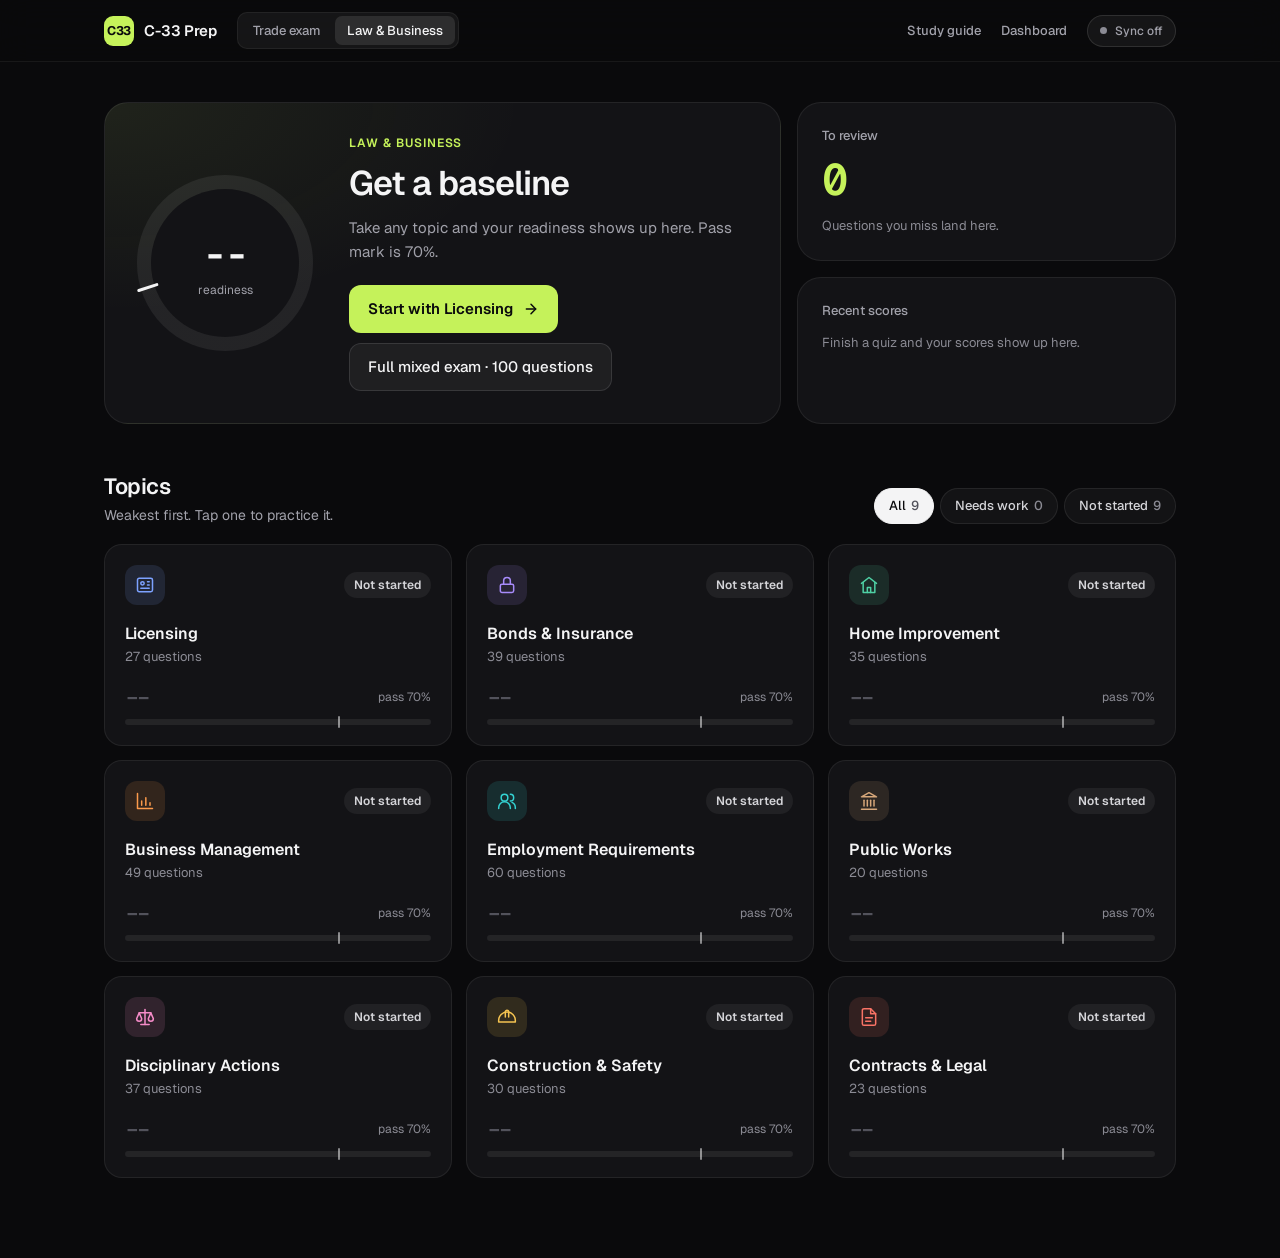
<file: law-and-business-test.html>
<!DOCTYPE html>
<html lang="en">
<head>
<meta charset="UTF-8">
<meta name="viewport" content="width=device-width, initial-scale=1.0">
<title>CSLB Practice Test — 2026 Edition</title>
<link rel="manifest" href="/manifest.json">
<link rel="apple-touch-icon" href="/icon-192.svg">
<meta name="theme-color" content="#0A0A0C">
<meta name="mobile-web-app-capable" content="yes">
<meta name="apple-mobile-web-app-capable" content="yes">
<meta name="apple-mobile-web-app-status-bar-style" content="black-translucent">
<meta name="apple-mobile-web-app-title" content="CSLB Prep">
<link rel="preconnect" href="https://fonts.googleapis.com">
<link rel="preconnect" href="https://fonts.gstatic.com" crossorigin>
<link href="https://fonts.googleapis.com/css2?family=Geist:wght@400;500;600;700&family=Geist+Mono:wght@500;600&display=swap" rel="stylesheet">
<link rel="stylesheet" href="/theme.css">
</head>
<body data-view="hub">
<header class="app-header">
  <div class="app-header-in">
    <a class="brand" href="index.html"><span class="brand-mark">C33</span><span class="brand-name">C-33 Prep</span></a>
    <nav class="exam-switch" aria-label="Exam">
      <a href="c33-trade-test.html">Trade exam</a>
      <a href="law-and-business-test.html" class="on" aria-current="page">Law &amp; Business</a>
    </nav>
    <div class="hdr-space"></div>
    <nav class="hdr-links" aria-label="Site">
      <a href="law-and-business-study-guide.html">Study guide</a>
      <a href="index.html">Dashboard</a>
    </nav>
    <div class="sync-slot" id="cslb-sync-slot"></div>
  </div>
</header>
<main id="hub" class="wrap"></main>
<main id="quiz" class="wrap quiz">
  <div class="quiz-top">
    <button type="button" class="icon-btn" onclick="goHub()" aria-label="Leave quiz"><svg class="ic" viewBox="0 0 24 24" aria-hidden="true"><path d="M18 6 6 18"/><path d="m6 6 12 12"/></svg></button>
    <div class="quiz-progress"><div class="progress-fill" id="prog-fill"></div></div>
    <span class="quiz-count" id="prog-label"></span>
  </div>
  <div class="quiz-meta">
    <span class="q-tag" id="q-tag"></span>
    <span class="score-chip" id="score-chip"></span>
  </div>
  <h1 class="q-text" id="q-text"></h1>
  <div class="options" id="q-options"></div>
  <div class="answer-panel" id="q-panel">
    <div class="explanation" id="q-explanation"></div>
    <button type="button" class="btn btn-lime btn-lg btn-block" id="next-btn" onclick="nextQuestion()"></button>
  </div>
</main>
<main id="results" class="wrap results">
  <div class="card result-card">
    <span class="eyebrow">Quiz complete</span>
    <div class="result-score" id="res-score"></div>
    <div class="result-label" id="res-label"></div>
    <div class="result-stats">
      <div><span class="val good" id="res-correct"></span><span class="lbl">Correct</span></div>
      <div><span class="val low" id="res-wrong"></span><span class="lbl">Missed</span></div>
      <div><span class="val" id="res-total"></span><span class="lbl">Questions</span></div>
      <div><span class="val">70%</span><span class="lbl">To pass</span></div>
    </div>
  </div>
  <button type="button" class="btn btn-lime btn-lg btn-block" id="res-retry">Retry this section</button>
  <button type="button" class="btn btn-ghost btn-lg btn-block" onclick="goHub()">Back to topics</button>
</main>
<nav class="bottom-nav" aria-label="Sections">
  <button type="button" class="nav-practice" onclick="goHub()"><svg class="ic" viewBox="0 0 24 24" aria-hidden="true"><rect x="3" y="3" width="7" height="7" rx="1.5"/><rect x="14" y="3" width="7" height="7" rx="1.5"/><rect x="3" y="14" width="7" height="7" rx="1.5"/><rect x="14" y="14" width="7" height="7" rx="1.5"/></svg><span>Practice</span></button>
  <button type="button" class="nav-review" id="nav-review"><svg class="ic" viewBox="0 0 24 24" aria-hidden="true"><path d="M3 12a9 9 0 1 0 3-6.7L3 8"/><path d="M3 3v5h5"/></svg><span>Review</span><em id="nav-review-count" style="display:none"></em></button>
  <a href="law-and-business-study-guide.html"><svg class="ic" viewBox="0 0 24 24" aria-hidden="true"><path d="M4 19.5A2.5 2.5 0 0 1 6.5 17H20V3H6.5A2.5 2.5 0 0 0 4 5.5z"/><path d="M4 19.5V21h16v-4"/></svg><span>Guide</span></a>
  <a href="index.html"><svg class="ic" viewBox="0 0 24 24" aria-hidden="true"><path d="m3 10 9-7 9 7"/><path d="M5 9v12h14V9"/><path d="M10 21v-6h4v6"/></svg><span>Dashboard</span></a>
</nav>
<script src="/progress.js"></script>
<script>
const Q={
licensing:[
{q:"An artist is hired to paint a large mural on the exterior wall of a restaurant under an agreement with the owner. Is a contractor's license required?",opts:["Yes — any work on a building exterior requires a license", "No — muralists working under an agreement are exempt", "Only if the work involves structural modification", "Yes, unless the mural costs less than $1,000"],ans:1,exp:"Artists who draw, paint, execute, restore, or conserve a mural under an agreement with someone who can legally authorize the work are exempt from contractor licensing."},
{q:"A company hand-paints a large sign on the side of a building advertising the business inside. Does the mural exemption apply?",opts:["Yes — any painting on a building wall qualifies", "No — painted wall signs are excluded", "Yes, as long as it is hand-painted", "Only if the sign omits the business name"],ans:1,exp:"A mural is a unique work of fine art. Painted wall signs are specifically excluded, so the exemption does not apply and a license is required."},
{q:"Contractors State License Board (CSLB) was established in 1929 under what original name?",opts:["The State Building Bureau","The Contractors License Bureau","The Department of Contractor Standards","The California Trade Commission"],ans:1,exp:"CSLB was established in 1929 as the Contractors License Bureau under the Department of Professional and Vocational Standards. It is now part of the Department of Consumer Affairs."},
{q:"How many license classifications does Contractors State License Board (CSLB) currently regulate?",opts:["32","38","45","52"],ans:2,exp:"CSLB licenses and regulates contractors in 45 license classifications, with approximately 285,000 contractor licenses in the state."},
{q:"The Contractors State License Board (CSLB) board has 15 members. How many are appointed by the Governor?",opts:["8","9","11","13"],ans:2,exp:"The Governor makes 11 of the 15 board appointments; the remaining 4 are made by the Legislature. The board includes 9 public members, 5 contractors, and 1 labor representative."},
{q:"A homeowner uses the owner-builder exemption to remodel their principal residence themselves. To qualify, how long must they intend to occupy the home AFTER the work is completed?",opts:["6 months","12 months","24 months","No minimum — any homeowner qualifies"],ans:1,exp:"The principal residence exemption requires the owner to occupy the property as their principal residence for at least 12 MONTHS AFTER completion of the work. The exemption also caps the owner-builder at no more than two such structures during any three-year period."},
{q:"A neighbor offers to patch your driveway for $800 and has no contractor's license. Are they required to have one?",opts:["No, because the price is under $1,000", "Yes, because all residential work requires a license", "Not if it's under $1,000 and needs no permit", "No, driveway work is always exempt"],ans:2,exp:"The small-job exemption applies only when the aggregate contract price is under $1,000, the work is casual and inconsequential, AND it does not require a building permit. The exemption also does not apply if the person advertises as a contractor or employs others to help."},
{q:"A person takes on a small job under $1,000 but posts flyers advertising as a 'local contractor.' Does the small-job exemption still apply?",opts:["Yes, the dollar amount still qualifies them", "No — advertising as a contractor voids it", "Yes, as long as they do the work themselves", "Only if fewer than 10 homes get the flyers"],ans:1,exp:"The small-job exemption does not apply if the person advertises or puts out any sign or card indicating they are a contractor, regardless of the job's dollar amount."},
{q:"A licensed architect designs and oversees construction on a project. Must they also hold a contractor's license?",opts:["Yes, anyone managing construction must be licensed", "No — architects acting in that role are exempt", "Only if the project value exceeds $500,000", "Yes, unless they hire a licensed general contractor"],ans:1,exp:"Licensed architects and registered civil or professional engineers acting solely within their professional capacity are specifically exempt from contractor licensing requirements."},
{q:"A person works as a salaried employee for a licensed contractor. Do they need their own contractor's license?",opts:["Yes, everyone in construction needs a license", "No — wage earners are generally exempt", "Yes, if they earn more than $75,000 a year", "Only if they supervise other workers"],ans:1,exp:"Employees who receive wages as their sole compensation and do not independently run a business are generally exempt from licensing requirements — with an important exception for those who solicit home improvement contracts."},
{q:"Someone contracts to build a deck without a license and gets caught for the first time. What is the maximum possible jail sentence?",opts:["30 days","6 months","1 year","No jail — first offense is civil only"],ans:1,exp:"A first conviction for unlicensed contracting is punishable by a fine up to $5,000 and/or imprisonment in county jail not exceeding six months."},
{q:"A contractor has been convicted of unlicensed contracting three times. What is the mandatory minimum jail time for the third conviction?",opts:["30 days","60 days","90 days","180 days"],ans:2,exp:"A third or subsequent conviction carries a mandatory minimum of 90 days in county jail, plus a fine of at least $5,000 up to the greater of $10,000 or 20% of the contract price."},
{q:"An unlicensed person runs an ad saying 'Cheap Remodels — Call Now!' What is the minimum fine just for the illegal advertising?",opts:["$200","$700","$1,500","$5,000"],ans:1,exp:"Advertising for contracting work without a valid license is punishable by a fine of not less than $700 and not more than $1,000, in addition to any other criminal punishment imposed."},
{q:"A contractor uses a false license number in their bid documents intending to defraud a client. What is the maximum fine?",opts:["$1,000","$5,000","$10,000","$25,000"],ans:2,exp:"Willfully using a contractor's license number that does not correspond to a valid license held by that person, with intent to defraud, is punishable by a fine up to $10,000, and/or imprisonment in state prison or county jail up to one year."},
{q:"Two licensed contractors form a joint venture and bid on a project together. One partner's license lapses mid-project. What happens to the joint venture license?",opts:["It continues for 30 days while the partner renews","It is automatically suspended by operation of law","It transfers solely to the active partner","Nothing — a joint venture license is independent"],ans:1,exp:"A joint venture license is automatically suspended by operation of law during any period in which any member of the joint venture does not hold a current, active license in good standing."},
{q:"A homeowner refuses to pay a contractor, who then tries to sue for the money. The contractor turns out to have been unlicensed during the entire job. What is the likely outcome?",opts:["The contractor can collect because the work was done", "The contractor cannot sue to collect at all", "The contractor can collect up to 50% of the price", "The contractor can collect for materials only"],ans:1,exp:"An unlicensed contractor may not bring or maintain any action to recover compensation for work requiring a license — regardless of the merits of the claim. Licensure at all times during performance is required to pursue payment in court."},
{q:"A homeowner paid $15,000 to an unlicensed contractor who did shoddy work. Can the homeowner get their money back?",opts:["Only if they can prove the work was defective", "No — they signed a contract, so they're bound", "Yes — they can recover everything they paid", "Only up to $12,500 through small claims court"],ans:2,exp:"A person who uses an unlicensed contractor may bring an action in any court to recover all compensation paid to the unlicensed contractor for any work requiring a license."},
{q:"An unlicensed contractor swoops in after a wildfire to offer roof repairs. How does this affect the penalty?",opts:["No difference; standard penalties apply", "Fines rise to $10,000, with possible prison", "Only a warning, because of the emergency", "The homeowner bears the responsibility instead"],ans:1,exp:"Unlicensed contracting connected to disaster repairs after a Governor-proclaimed state of emergency carries a maximum fine of $10,000 and may include imprisonment of up to 3 years in state prison (or up to 1 year in county jail), or both."},
{q:"What type of work is a General Engineering (A) contractor primarily licensed to perform?",opts:["Custom homes and residential tract building", "Highways, dams, bridges, and pipelines", "Remodeling and additions to existing structures", "Specialty trades like plumbing or electrical"],ans:1,exp:"A General Engineering (A) contractor's principal business involves fixed works requiring specialized engineering knowledge: highways, dams, tunnels, sewers, bridges, airports, pipelines, refineries, and similar large-scale infrastructure."},
{q:"A General Building (B) contractor wants to take a prime contract on a project that involves only plumbing work. May they do this?",opts:["Yes, a B license covers all construction", "Only if they hold a C-36 or subcontract to one", "Yes, but only if the project is under $50,000", "No — B work always needs two unrelated trades"],ans:1,exp:"A General Building (B) license covers work involving at least two unrelated building trades. On a single-trade project like plumbing only, a B contractor may take the prime contract only if they hold that specialty classification (C-36) or subcontract the work to a licensed specialty contractor (Business and Professions Code §7057)."},
{q:"A contractor's license was suspended for failure to pay a civil penalty. The contractor continues working on a project. What are they guilty of?",opts:["A civil infraction only","A misdemeanor","Nothing, because the suspension hasn't been formally communicated","A felony if the project value exceeds $10,000"],ans:1,exp:"Performing contracting work under a license that is suspended for failure to pay a civil penalty or comply with an order of correction is a misdemeanor."},
{q:"Contractors State License Board (CSLB) denies a license application. How long must the applicant generally wait before reapplying?",opts:["6 months","1 year","2 years","5 years"],ans:1,exp:"When the board denies an application, it must inform the applicant of the earliest reapplication date, which is generally one year from the effective date of the denial, unless the board prescribes an earlier date."},
{q:"Contractors State License Board (CSLB) discovers that an unlicensed contractor performed work on a project 5 years ago and a complaint was just filed. Can CSLB still issue a citation?",opts:["No — the 3-year limit has already passed", "No — the 4-year limit from the act has passed", "Yes — 18 months from the complaint is still open", "Yes — unlicensed activity has no time limit"],ans:2,exp:"The statute of limitations for an unlicensed-contracting citation is whichever is LATER of: (a) 4 years from the date of the act, or (b) 18 months from the date the complaint was filed with the registrar. Even though the 4-year window from the act expired a year ago, the 18-month window from the recent complaint filing is still wide open."},
{sec:5,q:"A licensed contractor is the prime on a home renovation project. What statement must appear in at least 10-point type in their written contract?",opts:["A statement of the contractor's bond amount", "A CSLB notice on complaints and its time limits", "A list of every subcontractor and license number", "The name of the workers' comp insurance carrier"],ans:1,exp:"Every prime contractor must include a CSLB notice in at least 10-point type informing the customer that CSLB regulates contractors and has jurisdiction to investigate complaints filed within four years (or 10 years for latent structural defects), along with CSLB's contact information."},
{sec:5,q:"A contractor has had their license suspended twice in the past 8 years for violations. They now want to sign a new residential contract. What additional disclosure is required?",opts:["None — past discipline is confidential","They must disclose both suspensions in the contract before signing","They must post a surety bond double the normal amount","They must submit the contract to Contractors State License Board (CSLB) for pre-approval"],ans:1,exp:"A contractor with two or more license suspensions or revocations within an eight-year period must disclose this history in a document provided to the customer before entering into a contract for work on residential property with four or fewer units."},
{q:"An owner wants to build four single-family homes for sale this year and hire licensed subcontractors for each trade directly, without using a general contractor. Is this allowed?",opts:["No — more than 2 homes a year needs a GC license", "Yes — up to four homes a year for sale", "Yes — there's no limit on homes built for sale", "No — any home built for sale needs a GC"],ans:1,exp:"An owner who directly contracts with licensed subcontractors (rather than using a general contractor) may build for sale without a license, but the exemption is capped at no more than four single-family structures intended or offered for sale in a calendar year."},
{q:"A person who used to be a responsible managing employee (RME) for a licensed corporation wants to now work on their own as a contractor without getting their own license. Is this legal?",opts:["Yes, their prior experience qualifies them", "No — former RMEs and officers need their own license", "Yes, for residential jobs under $10,000", "Yes, for up to one year after leaving the firm"],ans:1,exp:"The law specifically prohibits persons who were partners, officers, directors, managers, RMEs, RMMs, or RMOs of a licensed firm from individually acting as a contractor without having their own license in good standing."},
],
bonds:[
{q:"A contractor is in violation of workers' compensation requirements. What must they provide before their license can be renewed or reinstated?",opts:["A written explanation of the violation", "A current workers' comp certificate", "Proof of completed compliance training", "A larger license bond on file"],ans:1,exp:"A license cannot be renewed or reinstated while workers' compensation requirements are violated until a current, valid certificate of coverage is provided."},
{q:"A consumer wins a civil action against a contractor's cash deposit held by the licensing board in place of a license bond. Who owes the consumer's attorney fees?",opts:["The board, out of the cash deposit", "The contractor, not the board", "The state general fund, up to $10,000", "The board and contractor, split evenly"],ans:1,exp:"The licensing board is expressly not liable for attorney fees in civil claims against a cash deposit held in lieu of a bond. The contractor remains responsible."},
{sec:1,q:"What is the required contractor's license bond amount that every licensee must maintain?",opts:["$10,000","$15,000","$25,000","$50,000"],ans:2,exp:"Every licensed contractor must maintain a contractor's bond of $25,000 as a condition for issuance, reinstatement, reactivation, renewal, or continued maintenance of a license."},
{sec:1,q:"A contractor operates as a limited liability company (LLC). In addition to the standard $25,000 contractor's bond, what additional surety bond is required?",opts:["$25,000", "$50,000", "$75,000", "$100,000"],ans:3,exp:"An LLC licensed as a contractor must also file a surety bond of $100,000, which is designed primarily to protect employees from unpaid wages, fringe benefits, and welfare/pension contributions."},
{q:"A homeowner hires a contractor who does shoddy work and violates contractor law. The homeowner files a claim against the contractor's bond. Who are the primary beneficiaries entitled to recover from the bond?",opts:["The state of California and no one else", "Damaged homeowners, fraud victims, unpaid workers", "Unpaid subcontractors and suppliers only", "CSLB's consumer protection recovery fund"],ans:1,exp:"The contractor's bond protects: homeowners contracting for home improvement on their personal family residence; property owners building a non-sale single-family dwelling; persons damaged by willful violations or fraud; employees with unpaid wages; and entities with unpaid fringe benefits."},
{q:"A property owner sues a contractor for defective work and wins. They want to collect from the contractor's bond. They have no wage claim. How many years do they have to file the action against the bond deposit?",opts:["1 year from the date of the act", "2 years from license expiration", "3 years after that license period ends", "5 years from when the damage was discovered"],ans:2,exp:"For non-wage claims, an action against the contractor's bond deposit must be brought within three years after the expiration of the license period during which the act or omission occurred (or three years from license inactivation/cancellation/revocation, whichever is first)."},
{q:"An employee discovers that their contractor-employer hasn't paid their wages. What is the time limit to file a wage claim against the contractor's bond?",opts:["30 days from the missed paycheck", "6 months from discovery, 2 years at most", "1 year from when the wages were owed", "3 years from when the wages were due"],ans:1,exp:"A wage or fringe benefit claim must be brought within six months from the date the delinquency was discovered, but never later than two years from the date the wages were actually due."},
{sec:1,q:"An applicant was previously cited for unlicensed contracting in a case that caused significant public harm, and that citation became a final order. Can Contractors State License Board (CSLB) require a larger bond?",opts:["No — bond amounts are fixed by law", "Yes — up to double the standard bond", "Yes — up to triple the standard bond", "No — only courts can raise bond amounts"],ans:1,exp:"When an applicant was convicted of unlicensed contracting or received a final citation for it, AND the violation caused substantial public injury, CSLB may require the applicant to post a bond in twice the normal amount."},
{sec:1,q:"A contractor places their license on inactive status to take a break from the business. Are they still required to maintain their $25,000 contractor's bond?",opts:["Yes — the bond must always be maintained", "No — no bond is needed while inactive", "Yes, but only a $10,000 bond is required while inactive", "Yes, but the bond can be suspended for up to 6 months"],ans:1,exp:"A bond is not required while a license is on inactive status. The bond requirement resumes when the license is reactivated."},
{sec:1,q:"A contractor wants to deposit cash with Contractors State License Board (CSLB) instead of getting a surety bond. Their accountant suggests using a certificate of deposit. Is this acceptable?",opts:["Yes — any financial instrument works", "Yes — CDs are approved as bond equivalents", "No — only a surety bond or a cash deposit", "Yes, if the CD is from a California bank"],ans:2,exp:"The law specifically prohibits certificates of deposit from satisfying the bond requirement. Only an admitted surety insurer's bond, or a cash deposit made in the specific manner state law allows, is acceptable."},
{sec:1,q:"The contractor's bond must be executed in favor of which entity?",opts:["The contractor's primary client","The County Recorder of the contractor's home county","The State of California","The Contractors State License Board (CSLB) Consumer Affairs Fund"],ans:2,exp:"The contractor's bond must be executed by an admitted surety insurer in favor of the State of California, in a form acceptable to the registrar."},
{sec:1,q:"A contractor's bond lapses and a new bond is filed with an effective date 60 days earlier. Will the registrar accept the bond as of that earlier date?",opts:["Only if the contractor pays a reinstatement fee", "Yes — if received within 90 days of that date", "No — bonds only take effect on the filing date", "Only if the surety company approves it"],ans:1,exp:"The registrar will accept a bond as of the effective date shown on the bond if the bond is received within 90 days after that date, and may reinstate the license retroactively to that effective date."},
{q:"A claimant files a civil action against a contractor's bond deposit with Contractors State License Board (CSLB). What happens to the deposit while the lawsuit is pending?",opts:["It is released to the claimant right away", "It stays put unless the court orders otherwise", "It is split equally between CSLB and the claimant", "It is moved into an escrow account"],ans:1,exp:"Once CSLB is notified in writing of a civil action against the deposit, the deposit or any portion thereof cannot be released for any purpose — except as determined by the court."},
{q:"Multiple claimants file claims against a contractor's bond, but the total exceeds the bond amount. How is the money distributed?",opts:["First-come, first-served basis","The homeowner claimant always gets priority and takes all remaining funds","Each claimant receives a proportionate share based on their claim amount","Contractors State License Board (CSLB) gets 10% off the top before distribution"],ans:2,exp:"If a bond deposit is insufficient to pay all claims in full, the sum of the bond is distributed to all claimants in proportion to the amount of their respective claims."},
{sec:1,q:"Aside from the standard contractor's bond, when does a qualifying individual also need to file their own separate bond?",opts:["Always — every qualifier files their own bond", "Only when they qualify for a limited liability company", "When they aren't the owner, a partner, or joint licensee", "Only while the license is on probation for a violation"],ans:2,exp:"A qualifying individual's bond of $25,000 is required when the qualifying individual is neither the proprietor of the business, a general partner in the firm, nor a joint licensee. This is in addition to the standard contractor's bond."},
{q:"A limited liability company (LLC) contractor signs a collective bargaining agreement with a union. What does this add to the coverage required under the LLC's additional $100,000 surety bond?",opts:["Nothing beyond wages and fringe benefits", "Welfare, pension, and apprentice fund contributions", "The bond amount doubles to $200,000", "Unemployment and disability insurance contributions"],ans:1,exp:"When an LLC is party to a collective bargaining agreement, the $100,000 bond must additionally cover welfare fund contributions, pension fund contributions, and apprentice program contributions — beyond just employee wages and fringe benefits."},
{sec:1,q:"A contractor's license was revoked due to multiple violations. As a condition of getting it back, a disciplinary bond is required. How long must this bond stay on file?",opts:["6 months","1 year","At least 2 years (and longer if the registrar requires)","Until the contractor completes a mandatory training course"],ans:2,exp:"A disciplinary bond must remain on file with the registrar for at least two years, plus any additional time determined by the registrar. The bond period only counts while the license is current, active, and in good standing."},
{q:"A contractor gets a civil penalty assessed against them. Can Contractors State License Board (CSLB) use the contractor's license bond to pay the penalty?",opts:["Yes — that is the main purpose of the bond", "Yes, but only up to $7,500 of the penalty", "No — bonds can't be used for civil penalties", "Yes, if the contractor has no other assets"],ans:2,exp:"No order for payment of a civil penalty may be made against any bond required under the contractor licensing articles. Bonds are expressly protected from being used to satisfy civil penalty orders."},
{q:"A contractor files a stop notice on a construction lender. The contractor wants the notice to be binding on the lender. What is required?",opts:["A letter from the contractor's attorney", "A bond of 1¼ times the claim amount", "A court order authorizing the notice", "A copy of the contract filed with it"],ans:1,exp:"To bind a construction lender, a stop notice must be bonded. The bond accompanying the stop notice to any construction lender must be in a sum equal to 1¼ times the amount of the claim."},
{sec:1,q:"A contractor advertises their services with the phrase 'fully bonded!' referring to their required license bond. Is this a problem?",opts:["No — contractors are encouraged to mention it", "Yes — it's grounds for license suspension", "Only if the claim turns out to be false", "Only if the bond is less than $25,000"],ans:1,exp:"Any reference by a contractor in their advertising, soliciting, or other public presentments to any bond required to be filed under the contractor licensing law is a ground for suspension of the license."},
{q:"When a payment bond is used on a construction project, what does it replace as security for mechanics lien claimants?",opts:["The contractor's license bond", "The project's performance bond", "The real property itself", "The owner's title insurance"],ans:2,exp:"A payment bond substitutes the bond as security instead of real property, protecting claimants against mechanics liens. Claimants who could file a mechanics lien may instead file a claim against the payment bond."},
{q:"A limited liability company (LLC) contractor has 7 people on the personnel of record. What is the minimum liability insurance required?",opts:["$1,000,000", "$1,200,000", "$1,500,000", "$5,000,000"],ans:1,exp:"For an LLC with 5 or fewer personnel of record, the minimum is $1,000,000. For more than 5, add $100,000 per additional person. With 7 personnel (2 over 5), the minimum is $1,000,000 + $200,000 = $1,200,000."},
{sec:1,q:"A contractor with an unsatisfied final judgment fails to notify Contractors State License Board (CSLB) within 90 days. What happens automatically?",opts:["CSLB sends a formal warning letter", "The license is automatically suspended", "CSLB starts a formal disciplinary hearing", "The contractor must appear before the board"],ans:1,exp:"If a licensee fails to notify the registrar of an unsatisfied final judgment within 90 days, the license is automatically suspended on the date the registrar is informed or becomes aware of the judgment."},
{q:"A contractor applies for a blanket performance and payment bond approval. To qualify, their reviewed financial statements must show which minimum ratio?",opts:["Debt-to-equity ratio of 1:1 or better", "Quick ratio 1:1, or current ratio 2:1", "A profit margin of at least 10%", "Quick ratio 2:1, or current ratio 1:1"],ans:1,exp:"To qualify for blanket performance and payment bond approval, the licensee's financial statements must show a quick ratio of at least 1:1 — or, alternatively, a current ratio of at least 2:1 — for each year-end statement reviewed."},
{q:"A limited liability company (LLC) is denied a surety bond solely because of the owner's national origin. What remedy is available?",opts:["The LLC may file a complaint with Contractors State License Board (CSLB) only", "The person denied may sue for actual damages plus $250 per offense", "The LLC may appeal to the Director of Consumer Affairs", "No legal remedy exists since bond companies are private"],ans:1,exp:"Denying a contractor's license bond solely because of race, religious creed, color, national origin, ancestry, or sex is illegal. The violator is liable for the actual damages suffered plus $250 per offense."},
{sec:1,q:"A contractor fails to maintain their required bond and the bond lapses. What happens to their license?",opts:["The license enters a 90-day cure period","The license is immediately and automatically subject to suspension or revocation","The license is downgraded to inactive status","Nothing — Contractors State License Board (CSLB) sends a reminder and gives 30 days to comply"],ans:1,exp:"If a licensee fails to maintain a sufficient bond, the license is subject to suspension or revocation."},
{q:"An aggregate surety liability limit applies to wage and fringe benefit claims against a standard contractor's bond. What is that limit?",opts:["$2,000","$4,000","$7,500","$10,000"],ans:1,exp:"The aggregate liability of a surety on wage and fringe benefit claims against a standard contractor's bond (not a disciplinary bond) shall not exceed $4,000. If multiple claimants exceed this, the sum is distributed proportionally."},
{sec:1,q:"A contractor has not repaid the surety after the surety paid out a claim on their bond. Can the contractor's license be renewed?",opts:["Yes — the surety's claim is a separate matter", "No — not while a claim over the bond is unpaid", "Yes, if the contractor pays a reinstatement fee", "Only if the contractor posts an additional bond"],ans:1,exp:"No license may be renewed, reissued, or reinstated while a judgment or admitted claim in excess of the bond amount remains unsatisfied."},
{q:"A licensee wants to apply for a blanket performance and payment bond. How long must they have been continuously licensed and active in California first?",opts:["6 months","1 year","2 years","5 years"],ans:2,exp:"A licensee must have been continuously licensed and active in California for at least two years before submitting an application for blanket performance and payment bond approval."},
{q:"A contractor hires their first employee on Monday. By when must the contractor provide written notice of the employee's right to workers' compensation benefits?",opts:["Within 24 hours of the hire date", "At hire or by the end of the first pay period", "Within 30 days of the hire date", "Only if the employee asks about coverage"],ans:1,exp:"Every employer-contractor subject to workers' compensation must give every new employee written notice of workers' compensation rights either at the time of hiring or by the end of their first pay period. The notice must be in English and Spanish where there are Spanish-speaking employees."},
{q:"A contractor employs 12 workers and fails to post the required 'Notice to Employees' workers' compensation poster. What is the consequence?",opts:["A $250 fine only","Misdemeanor","An infraction with no jail time","Nothing — posters are recommended but not required"],ans:1,exp:"Failure to conspicuously post the Notice to Employees poster regarding workers' compensation is punishable as a misdemeanor. The poster must contain the information specified in California&rsquo;s workplace safety regulations."},
{q:"A contractor has no employees but doesn't want to file a workers' compensation exemption certificate with Contractors State License Board (CSLB). They hold a C-39 (Roofing) classification. Is this acceptable?",opts:["Yes — no-employee contractors file nothing", "No — roofers must carry workers' comp", "Yes, as long as they sign an affidavit", "Only if the license is under 2 years old"],ans:1,exp:"Holders of these classifications CANNOT use the no-employee exemption because the work is inherently dangerous: C-8 Concrete, C-20 Warm-Air Heating, Ventilating and Air Conditioning, C-22 Asbestos Abatement, C-39 Roofing, and C-61/D-49 Tree Service. They must carry workers' compensation at all times. Starting January 1, 2028, every licensee must carry it, employees or not."},
{q:"An uninsured contractor with 4 employees is discovered by the Division of Labor Standards Enforcement BEFORE any injury claim has been filed. What is the minimum penalty?",opts:["A written warning for a first offense", "The greater of 2× the premium or $1,000 per worker", "A flat $5,000 fine, regardless of size", "The lesser of the premium owed or $500 per worker"],ans:1,exp:"The penalty for an uninsured contractor (before any claim is filed) is the GREATER of: (a) twice the amount of premium they would have paid during the uninsured period, OR (b) $1,000 per employee employed during that period."},
{q:"An uninsured contractor's status is discovered AFTER an employee files a compensable injury claim. What is the per-employee penalty?",opts:["$500 per employee on the date of injury", "$1,000 per employee on the date of injury", "$2,000 per employee on the date of injury", "$10,000 per employee on the date of injury"],ans:3,exp:"If the contractor's uninsured status is discovered following a compensable claim, the penalty is $10,000 for each employee employed on the date of injury. Non-compensable cases carry a $2,000-per-employee penalty."},
{q:"An employer-contractor receives an injured worker's claim form. By when must they authorize medical treatment?",opts:["Within 1 working day of receiving the claim form","Within 24 hours","Within 5 days","Within 14 days"],ans:1,exp:"Within ONE working day of receiving the employee's claim form, the employer must authorize treatment for the alleged industrial injury and continue to provide it until liability for the claim is accepted or rejected. Liability for medical treatment until that decision is capped at $10,000."},
{q:"A worker is injured on the job. Temporary disability payments begin after which day?",opts:["Immediately upon injury","After the 1st day","After the 3rd day","After the 7th day"],ans:2,exp:"Temporary disability payments are weekly payments based on two-thirds of weekly earnings (up to a legal maximum). They begin AFTER THE 3RD DAY of disability. However, if disability extends beyond 14 days or requires overnight hospitalization, the 3-day waiting period is eliminated."},
{q:"An employee can't return to their pre-injury job. Within how many days after the temporary disability period ends does this trigger a supplemental job displacement benefit?",opts:["30 days","60 days","90 days","6 months"],ans:1,exp:"The supplemental job displacement benefit may be available if the worker cannot return to work for the employer within 60 days following the end of the temporary disability period. The benefit is used for retraining, skill enhancement, or job placement assistance."},
{q:"An employee is injured because of the employer's serious and willful misconduct. What additional compensation applies?",opts:["Standard benefits only, with no added amount", "Benefits increase by half; insurance can't cover it", "Benefits double, with the insurer covering it", "Treble damages awarded by a civil court jury"],ans:1,exp:"When an employee is injured by the employer's serious or willful misconduct, the compensation is increased by one-half, plus up to $250 in costs. The insurance company is not liable for this increase and is not permitted to cover it under the policy."},
{q:"A contractor is willfully uninsured and an employee gets injured. Beyond standard workers' compensation, the contractor must pay:",opts:["Only the disability compensation owed", "Compensation plus a 10% penalty and attorney's fees", "Triple damages and a $5,000 administrative fine", "Only the medical bills, paid over five years"],ans:1,exp:"If a contractor willfully fails to provide workers' compensation and an injury occurs, they must pay disability compensation PLUS a 10% penalty PLUS attorney's fees. They are also liable in a civil action with a legal presumption that the injury was caused by employer negligence. Contributory negligence by the employee is NOT a defense."},
],
home_improvement:[
{q:"A home improvement contract does not include or attach the notice explaining the buyer's right to cancel. What can the buyer do?",opts:["Immediately void the contract with no further obligation","File a complaint with the licensing board","Withhold all future payments until the notice is provided","Sue the contractor for triple damages"],ans:1,exp:"When the cancellation notice is missing from a home improvement contract, the buyer may file a complaint with the licensing board."},
{q:"Besides listing the contractor's email address, what must a home improvement contract now allow the buyer to do by email?",opts:["Request receipts within 24 hours","Cancel the contract","Approve change orders","Schedule inspections"],ans:1,exp:"The contract must include the contractor's email address and permit the buyer to cancel by email. A telephone number must also be given to help the buyer locate the cancellation notice."},
{q:"A homeowner asks their contractor for information about the subcontractors working on the job. What must the contractor provide?",opts:["Nothing — subcontractor information is confidential", "Each sub's name, contact, license number, and class", "A general description of the trades involved", "Only the total dollar value of subcontracted work"],ans:1,exp:"On request from the consumer, the contractor must disclose each subcontractor's name, contact information, license number, and classification."},
{q:"A contractor is bidding on a $12,000 kitchen remodel. What is the maximum down payment they can legally collect before starting work?",opts:["$1,200, which is 10% of the price", "$1,000, the fixed dollar cap", "$600, which is 5% of the price", "$2,400, which is 20% of the price"],ans:1,exp:"The down payment for any home improvement contract cannot exceed $1,000 OR 10% of the contract price, whichever is LESS. On a $12,000 contract, 10% is $1,200 — but the absolute cap is $1,000, so $1,000 is the maximum."},
{q:"A plumber gets a call from a homeowner whose toilet is overflowing. The plumber fixes it for $650. What type of contract applies?",opts:["A standard home improvement contract","A service and repair contract","No written contract is required under $1,000","A verbal agreement is sufficient"],ans:1,exp:"A service and repair contract is required for jobs of $750 or less where: the homeowner initiated contact, the contractor doesn't sell beyond what's needed, and no payment is accepted until the work is fully completed."},
{sec:1,q:"A salesperson visits homeowners in their neighborhood each afternoon to sell kitchen cabinet installations for a licensed contractor. Must this person register with Contractors State License Board (CSLB)?",opts:["No — salesperson registration is optional", "No — only those closing deals over $5,000 register", "Yes — they must register as a salesperson", "Yes, but only if they also negotiate price"],ans:2,exp:"Anyone who solicits, sells, negotiates, or executes home improvement contracts for a licensed contractor outside of the contractor's normal place of business must register as a Home Improvement Salesperson, regardless of the dollar amount involved."},
{sec:1,q:"A person applies to become a registered Home Improvement Salesperson. How much is the application fee?",opts:["$100, refundable if denied","$150, nonrefundable","$200, nonrefundable and nontransferable","$300, refundable only if processed within 30 days"],ans:2,exp:"The home improvement salesperson registration application fee is $200, which is nonrefundable and nontransferable, submitted to Contractors State License Board (CSLB) headquarters."},
{sec:1,q:"A Home Improvement Salesperson's registration was issued in March 2025. When does it expire?",opts:["March 2026","March 31, 2027","April 30, 2027","After 2 years from the date of the last renewal"],ans:1,exp:"home improvement salesperson registrations expire two years from the LAST DAY OF THE MONTH in which the registration was issued. Issued in March 2025, the last day of March 2025 is March 31, so the registration expires March 31, 2027."},
{sec:1,q:"A registered home improvement salesperson moves to a new address. Within how many days must they notify Contractors State License Board (CSLB) in writing?",opts:["30 days", "60 days", "90 days", "120 days"],ans:2,exp:"A home improvement salesperson whose address changes must notify CSLB in writing within 90 days of the change."},
{sec:1,q:"Someone sells home improvement contracts door-to-door for a licensed contractor without registering as a home improvement salesperson. What can happen to them?",opts:["Only the contractor faces any consequences", "A misdemeanor charge and a citation", "A $50 fine, and nothing more", "Nothing; registration is optional"],ans:1,exp:"Acting as a home improvement salesperson without being registered is a misdemeanor. In addition to possible criminal action, an administrative citation may also be issued to the unregistered person."},
{sec:1,q:"A company employee calls homeowners to schedule free estimates for a registered home improvement salesperson. Must this employee also register as a home improvement salesperson?",opts:["Yes — any contact with customers requires it", "No — appointment setters are exempt", "Yes, but at a reduced registration fee", "Only if they also explain pricing"],ans:1,exp:"Persons who contact prospective buyers for the EXCLUSIVE purpose of scheduling appointments for a registered home improvement salesperson are specifically exempt from the home improvement salesperson registration requirement."},
{q:"Before any work begins on a home improvement project, the contractor must provide the buyer with:",opts:["Only a verbal confirmation of the start date","A copy of the signed and dated contract","A preliminary lien notice","An estimate of completion time"],ans:1,exp:"Before any work is started, the contractor must give the buyer a copy of the contract signed and dated by both the contractor and the buyer."},
{q:"A contractor prints out a home improvement contract and the fine print is in 8-point type. Is this contract compliant?",opts:["Yes — any readable size is acceptable", "No — text must be at least 10-point", "No — all text must be at least 12-point", "Yes, if the price is in larger print"],ans:1,exp:"Text in any printed home improvement contract form must be in at least 10-point typeface, and headings must be in at least 10-point boldface type."},
{q:"Which of the following projects qualifies as home improvement work?",opts:["Constructing a new medical office building downtown", "Installing a fence around a home", "Building a warehouse for a small business", "Paving the parking lot of a strip mall"],ans:1,exp:"Home improvement includes repairing, remodeling, altering, or adding to residential property — including driveways, swimming pools, landscaping, fences, porches, and solar energy systems. Commercial construction is not home improvement."},
{q:"A home improvement contract must warn the homeowner about which of the following?",opts:["The contractor's profit margin on the job", "Their right to file a lien against the contractor", "That unpaid subs could place a lien on the home", "The cost of getting a building permit"],ans:2,exp:"The Mechanics Lien Warning is a required notice in a home improvement contract. It informs homeowners that unpaid subcontractors and material suppliers can record a mechanics lien against the property — even if the homeowner paid the prime contractor in full."},
{q:"A home improvement contract is missing the start date, completion date, and payment schedule. Is this contract compliant?",opts:["Yes — only the price must be in writing", "No — dates and a payment schedule are required", "Yes, as long as both parties signed it", "No — but only the payment schedule is required"],ans:1,exp:"Home improvement contracts must include full descriptions of: work, materials and equipment, contract price, payment schedule, start and completion dates, permits and tests, permissible delays, extra work provisions, lien release statements, and the owner's right to cancellation."},
{q:"Starting January 1, 2026, what new contact method must every home improvement contract include for the contractor?",opts:["A fax number for written notices", "A physical business address only", "An email address, usable for canceling", "A 24-hour emergency phone number"],ans:2,exp:"Effective January 1, 2026, home improvement contracts must include the contractor's email address and must allow the buyer to cancel the contract via email. A telephone number to help locate the Notice of Cancellation form is also required."},
{q:"A homeowner asks their roofing contractor to list which subcontractors will be doing work on their roof. What does the law now require?",opts:["The contractor may decline; the list is proprietary", "Subs' names, contacts, and licenses, on request", "A list only on contracts over $10,000", "A list before signing, without being asked"],ans:1,exp:"Effective January 1, 2026, when a consumer requests it, the home improvement contractor must disclose the name, contact information, license number, and classification of any subcontractors used on the project."},
{q:"A homeowner's new roof has a 5-year warranty. The homeowner sells the house 2 years later. Is the remaining roof warranty transferable to the buyer?",opts:["No — home warranties are never transferable", "Yes — roof warranties transfer unless limited", "Only if the contractor agrees to it in writing", "Only if the buyer pays the contractor a fee"],ans:1,exp:"Home warranties are generally not transferable. However, home ROOF warranties are a specific exception — they transfer to all subsequent purchasers of the residence without limitation, unless the contract contains a clear and conspicuous provision limiting transferability."},
{q:"A contractor includes a joint control agreement in their home improvement contract. What financial rule applies to the contractor?",opts:["The contractor must fund the joint control account themselves", "The contractor can't have any financial interest in it", "The contractor must match each customer payment into the account", "The contractor must insure the joint control account"],ans:1,exp:"The law prohibits a contractor from having any financial or other interest in the joint control company they use. Responsibility for the joint control addendum rests solely with the joint control company."},
{q:"A homeowner has questions about using a joint control agreement in their remodel. What should the contractor advise?",opts:["Call CSLB for its list of approved companies", "See an attorney first; CSLB doesn't license them", "That joint control is always the safest option", "That the contractor handles all of the paperwork"],ans:1,exp:"CSLB does not license, regulate, or monitor joint control companies and maintains no list of approved companies. Contractors considering joint control agreements should advise customers to first consult an attorney."},
{q:"A home improvement salesperson earns a 10% commission included in a $20,000 contract. The job has 4 equal progress payments. How should the salesperson be paid?",opts:["All $2,000 upon signing the contract", "$500 with each of the 4 progress payments", "$2,000 only after the job is complete", "Paid directly by the homeowner, not the contractor"],ans:1,exp:"When a salesperson's commission is part of the contract price, it must be paid on a pro rata basis in proportion to the payment schedule. With 4 equal payments, the salesperson receives their proportional share with each payment."},
{q:"Except for the down payment, when may a contractor request additional payment during a home improvement project?",opts:["After 25% of the work is complete", "At any milestone agreed to in the contract", "Only for work done or materials delivered", "Whenever the contractor issues an invoice"],ans:2,exp:"Except for the permitted down payment, a contractor cannot demand or accept payment for work or materials until the work is actually completed or the materials are actually delivered. This protects homeowners from paying for work not yet done."},
{q:"A home improvement contract lists the contractor's name and license number but omits the business address. Is this contract compliant?",opts:["Yes — the license number is enough", "No — the business address is required too", "Yes — the address is only for commercial jobs", "Only if a business card with it is attached"],ans:1,exp:"Home improvement contracts must include the contractor's name, business address, AND license number. All three are required — none may be omitted."},
{sec:1,q:"A contractor hires an unregistered person to negotiate home improvement contracts on their behalf. What can happen to the CONTRACTOR?",opts:["Only the unregistered salesperson faces penalties","The contractor may face disciplinary action by the registrar","The contractor faces a $100 fine per contract negotiated","Nothing — the contractor is responsible only for their own conduct"],ans:1,exp:"A contractor who employs an unregistered person to negotiate home improvement contracts is subject to disciplinary action by the registrar. Both the contractor and the unlicensed salesperson face legal consequences."},
{q:"A contractor's home improvement contract contains specific representations about a brand-name countertop model. During construction, the contractor installs a different brand without notifying the owner. What are the consequences?",opts:["No consequence if the substitute is of equal quality","This is a cause for disciplinary action, regardless of quality","The contractor must simply give the owner a credit","The contractor may substitute materials if they are less expensive"],ans:1,exp:"When a contractor makes specific representations about brand names, model numbers, or material quality in a home improvement contract, failure to install those specific goods or materials — regardless of quality — is a cause for disciplinary action."},
{q:"A contractor signs a home improvement contract contingent on the homeowner getting a loan to finance it. The lender later refuses the loan. What must the contractor do?",opts:["Sue the homeowner for breach of contract", "Keep the down payment for time spent", "Return all money paid, immediately", "File a mechanics lien to protect itself"],ans:2,exp:"When a home improvement contract is contingent on the buyer obtaining a loan and the loan doesn't come through, making the contract unenforceable, the contractor must immediately and without condition return all money, property, and other consideration given by the buyer."},
{q:"A senior citizen homeowner signs a service and repair contract on Monday. By Wednesday she changes her mind and wants to cancel. How many business days does she have to cancel?",opts:["3 business days", "5 business days", "7 business days", "10 business days"],ans:1,exp:"The standard cancellation period for a service and repair contract is 3 business days. However, for senior citizen buyers, this is extended to 5 business days."},
{q:"What type size must the solar energy system disclosure document appear in on the front page of a solar energy contract?",opts:["10-point boldface","12-point boldface","14-point boldface","16-point boldface"],ans:3,exp:"The solar energy system disclosure document must be printed on the front page or cover page of every solar energy contract in boldface 16-point type."},
{q:"A homeowner is lured into a home improvement contract because the contractor falsely claimed they could cut the homeowner's electricity bill in half. The homeowner later sues. What special penalty may they recover?",opts:["Only the actual damages they suffered", "$500 plus attorney's fees, on top of damages", "Triple damages, with no attorney's fees", "$1,000 plus attorney's fees, automatically"],ans:1,exp:"A person induced to contract for home improvement based on false or fraudulent representations may recover a penalty of $500 plus reasonable attorney's fees, in addition to any actual damages sustained."},
{q:"Using false, misleading, or deceptive advertising to induce someone to sign a home improvement contract is:",opts:["Only a civil violation","A misdemeanor","Only subject to a Contractors State License Board (CSLB) fine","Not regulated — false advertising is a Federal Trade Commission (FTC) matter only"],ans:1,exp:"Using false, misleading, or deceptive advertising as an inducement to enter into a home improvement contract is a misdemeanor and also a cause for disciplinary action against a licensee."},
{q:"A change order on a home improvement project specifies the additional scope of work but forgets to state the adjusted completion date. Is this change order enforceable?",opts:["Yes — scope of work is the only required item", "No — it must state the effect on the schedule", "Yes — the contractor can set the timing", "Yes, as long as both parties signed it"],ans:1,exp:"An extra work or change order is NOT enforceable against a buyer unless it sets forth: (1) the scope of work encompassed by the order; (2) the amount to be added or subtracted; and (3) the effect on progress payments or the completion date."},
{q:"Standard home improvement contract requirements do NOT apply to which type of contract?",opts:["Any remodel that costs under $5,000", "A pool built with a new home by the same builder", "All contracts with senior citizens", "Contracts for residential rental property owners"],ans:1,exp:"The home improvement contract law provisions do not apply to swimming pools built as part of an original building plan by the same contractor who builds the single-family dwelling on the premises."},
{q:"In a swimming pool construction dispute, the court awards the homeowner their legal fees. Who pays them?",opts:["Contractors State License Board (CSLB) pays through the bond","The contractor always pays legal fees in construction disputes","The prevailing party is entitled to reasonable attorney's fees","Neither party pays — small claims rules apply to pool disputes"],ans:2,exp:"In any action between a person contracting for swimming pool construction and a swimming pool contractor, the court shall award reasonable attorney's fees to the prevailing party."},
{q:"A service and repair contractor replaces an old faucet. At the end of the job, does the contractor have to offer the old faucet back to the homeowner?",opts:["No — replaced parts belong to the contractor", "Yes — replaced parts must be offered back", "Only if the parts are worth more than $50", "Only for parts that still work"],ans:1,exp:"Service and repair contracts must include a statement that the law requires the contractor to offer the customer any parts that were replaced during the service call."},
],
business:[
{q:"What does 'working capital' measure in a contracting business?",opts:["Total assets minus total long-term liabilities", "Current assets minus current liabilities", "Net profit for the year after taxes", "Cash in the bank plus accounts receivable"],ans:1,exp:"Working capital is calculated as total current assets minus total current liabilities. It represents what remains if all current debts are paid off immediately and indicates the company's ability to meet near-term financial obligations."},
{q:"A contractor has current assets of $250,000 and current liabilities of $180,000. What is the current ratio?",opts:["0.72","1.19","1.39","2.08"],ans:2,exp:"Current Ratio = Current Assets ÷ Current Liabilities = $250,000 ÷ $180,000 = 1.39. This means for every $1 of current liabilities, the company has $1.39 of current assets backing it up."},
{q:"What does the quick ratio (acid-test ratio) measure, and how is it different from the current ratio?",opts:["It measures long-term solvency; current is short-term", "It's stricter: it leaves out inventory", "It includes future receivables; current does not", "They're the same calculation, expressed differently"],ans:1,exp:"The quick ratio = (Current Assets − Inventories) ÷ Current Liabilities. It is more conservative than the current ratio because inventories are excluded — they cannot be as quickly converted to cash as other current assets."},
{q:"A contractor has current assets of $250,000, inventories of $110,000, and current liabilities of $180,000. What is their quick ratio?",opts:["0.56","0.78","1.12","1.39"],ans:1,exp:"Quick Ratio = ($250,000 − $110,000) ÷ $180,000 = $140,000 ÷ $180,000 = 0.78. This means $0.78 of easily convertible assets exists for every $1 of current liabilities."},
{q:"According to the Contractors State License Board (CSLB) Law Book, what is the most common reason contracting businesses fail or go bankrupt?",opts:["Bad weather causing project delays", "Poor management and lack of business know-how", "High bond and insurance premiums", "Competition from large national contractors"],ans:1,exp:"The law book states that a significant percentage of bankruptcies and business closures result from poor management — specifically: inability to plan, manage, and control business affairs; insufficient supervisory experience; and lack of business knowledge."},
{sec:1,q:"What is the simplest form of business organization where the owner has complete control but is personally liable for all business debts?",opts:["A limited partnership","A general partnership","A sole proprietorship","An S corporation"],ans:2,exp:"A sole proprietorship (also called sole ownership or personal ownership) is the simplest business form. The owner has sole responsibility, complete control, and relies on their own financial resources — but is also personally liable for any claims against the business."},
{sec:1,q:"A licensed general partnership has three partners. One partner retires. What happens to the contractor's license?",opts:["The license automatically transfers to the remaining partners", "The license is canceled when any partner changes", "The license continues for 90 days while the partnership reorganizes", "The license becomes inactive until a new partner is added"],ans:1,exp:"When a contractor's license is issued to a general partnership and a general partner leaves for any reason — or a new general partner is added — the license is canceled. Partnerships must reapply for licensure."},
{sec:1,q:"Why is a corporation often preferred over a sole proprietorship for a contracting business regarding personal financial risk?",opts:["Corporations pay lower tax rates than owners", "Stockholders' liability is limited to their investment", "Corporations are exempt from contractor licensing", "Officers automatically get workers' comp coverage"],ans:1,exp:"In a corporation, stockholders' personal liability is generally limited to their original investment in the company. Creditors may only claim corporate assets — though corporate officers may still be personally liable in some circumstances."},
{sec:1,q:"A limited partnership has two partners — one general, one limited. The limited partner invested $50,000. The business is sued for $500,000. What is the limited partner's maximum exposure?",opts:["$500,000 — all partners share equal liability","$250,000 — half the judgment","$50,000 — limited to their original investment","Nothing — limited partners have no liability"],ans:2,exp:"In a limited partnership, limited partners risk only their original investment. The limited partner's maximum exposure is their $50,000 investment. The general partner, however, bears full personal liability."},
{q:"What is the 'bottom line' of an income statement, and what does it represent?",opts:["Total revenues, before any deductions", "Gross profit, before overhead is subtracted", "Net profit, after all expenses and taxes", "The total of all operating expenses"],ans:2,exp:"Net profit (net income) is called the 'bottom line' because it appears at the bottom of the income statement and represents the sum of all revenues minus all expenses, including applicable taxes."},
{q:"On a contractor's income statement, which expense category is typically the single largest?",opts:["Direct labor burden","General and administrative expenses","Materials used on jobs","Permit and insurance costs"],ans:2,exp:"Materials used is typically the largest single expense item on a contractor's income statement, making efficient purchasing and materials management critically important to profitability."},
{q:"What does 'Direct Labor Burden' include on a contractor's income statement?",opts:["Only the hourly wages paid to field workers", "Payroll taxes, insurance, and benefits on labor", "General office salaries and management pay", "Equipment purchase costs and depreciation"],ans:1,exp:"Direct Labor Burden includes all payroll taxes, insurance, and employee benefits associated with the labor payroll. For union workers, it also includes union benefit assessments and in some cases association fees."},
{q:"Permits, bonds, insurance, and equipment rentals that can be charged directly to a specific job appear on the income statement as:",opts:["General and administrative expenses","Direct labor burden","Other direct costs","Capital expenditures"],ans:2,exp:"Other direct costs include all items directly chargeable to individual jobs beyond labor, labor burden, and materials — such as permits, bonds, insurance, and equipment rentals."},
{q:"The third major financial statement — sometimes called the 'Statement of Sources and Applications of Funds' — shows:",opts:["The company's assets and liabilities at year-end", "Where funds came from and how they were used", "Net profit for the current and prior year side by side", "The contractor's job-cost breakdown by project"],ans:1,exp:"The Statement of Changes in Financial Position (also called the Statement of Sources and Applications of Funds) is the third major financial statement. It shows how funds were obtained and where they were used during the accounting period."},
{q:"On a corporation's balance sheet, 'Retained Earnings' represents:",opts:["Cash sitting in the company's bank account", "Capital invested by new stockholders this year", "All earnings since founding, minus dividends", "Profit earned in the most recent year only"],ans:2,exp:"Retained Earnings represents total corporate earnings from the beginning of the corporation's existence, minus all dividends declared over that period. It reflects the share of earnings owners chose to keep in the business rather than distribute."},
{q:"Bills for interest, insurance premiums, and services that have been incurred but are not yet due for payment appear on the balance sheet as:",opts:["Trade accounts payable", "Accrued expenses payable", "Long-term liabilities", "Short-term notes payable"],ans:1,exp:"Accrued Expenses Payable includes money owed for interest, services, insurance premiums, and other fees that have been incurred but are not yet due for payment on the balance sheet date."},
{q:"A construction contract typically withholds the final 10% from the contractor until project completion and the lien period expires. What is this called?",opts:["The profit margin","The retention or retainage","The contractor's guarantee fund","The completion incentive"],ans:1,exp:"The final 10% withheld until completion and expiration of the lien period is called the retention (or retainage). The law book notes that retention usually exceeds profits and represents a significant claim on the contractor's working capital."},
{sec:5,q:"Which scheduling tool does the law book describe as identifying the 'key path' through a project where any delay causes an overall project delay?",opts:["The bar chart (Gantt chart)","The critical path method (CPM)","The milestone schedule","The work breakdown structure (WBS)"],ans:1,exp:"The critical path method (CPM) is described as the more complex scheduling tool that interrelates all tasks. It derives its name from the key path through the network — any delay in a critical-path task causes an overall project delay."},
{q:"When a bank loan officer evaluates a contractor for a line of credit, they consider three 'C's. What does 'Capacity' refer to?",opts:["Personal credit history and net worth", "Workload, equipment, and money to absorb losses", "The contractor's reputation with previous clients", "Education and years of experience"],ans:1,exp:"Capacity involves an evaluation of the contractor's current workload, availability of equipment, and financial resources available to withstand any reasonable loss. The financial strength of the awarding agency and subcontractors is also considered."},
{q:"The Small Business Administration (SBA) helps contractors seeking financing primarily by:",opts:["Making direct loans to qualified small contractors","Guaranteeing loan repayment — but NOT making the loans themselves","Providing free workers' compensation insurance to small businesses","Issuing contractor licenses for federal projects"],ans:1,exp:"The SBA does not make direct loans. Instead, it guarantees the repayment of loans made by banks and other lenders, reducing the lender's risk and making it easier for contractors to obtain financing."},
{sec:4,q:"A subcontractor completes their portion of a project but is never paid. They want to file a mechanics lien. What must they file first, and within what timeframe?",opts:["A claim of lien within 30 days of finishing", "A 20-day preliminary notice, within 20 days", "A stop notice filed with the county recorder", "A demand letter to the general contractor"],ans:1,exp:"A subcontractor must serve a Preliminary 20-Day Notice on the owner, original contractor, and construction lender within 20 days of first furnishing labor or materials. This is a prerequisite to later filing a mechanics lien."},
{sec:4,q:"What is the key difference between a mechanics lien and a stop notice?",opts:["A lien is for public jobs; a stop notice, private", "A lien hits the property; a stop notice, the funds", "A lien needs a court order; a stop notice doesn't", "Only prime contractors can use a stop notice"],ans:1,exp:"A mechanics lien attaches to the property itself. A stop notice attaches to construction funds — typically held by a lender or the owner. In public works, you cannot file a mechanics lien, so a stop notice may be your only remedy."},
{sec:4,q:"After a prime contractor records a Notice of Completion, how long does a subcontractor have to record their Claim of Lien?",opts:["15 days","30 days","60 days","90 days"],ans:1,exp:"After an owner records a Notice of Completion, a subcontractor has 30 days to record their Claim of Lien. Prime contractors have 60 days. If no Notice of Completion is recorded, both have 90 days from project completion."},
{sec:5,q:"The four basic types of construction contracts are:",opts:["Verbal, written, emailed, and notarized agreements", "Lump-sum, cost-plus, unit-price, and guaranteed-maximum cost", "Fixed-fee, time-and-materials, turnkey, and design-build", "Standard, custom, premium, and hybrid"],ans:1,exp:"The four basic construction contract types are: lump-sum (fixed price), cost-plus (cost plus a fee), unit-price (priced per unit of work), and guaranteed-maximum cost (cost not to exceed a set amount). Each creates different obligations and risk allocations."},
{sec:4,q:"A contractor disputes $3,500 owed by a client. What is the maximum judgment available in small claims court for a contractor?",opts:["$7,500","$10,000","$12,500","$25,000"],ans:2,exp:"Small claims court allows a monetary judgment of up to $12,500 for contractors. Note: you cannot foreclose a mechanics lien in small claims court. A losing defendant has an automatic right of appeal within 30 days."},
{sec:4,q:"Contractors State License Board (CSLB) offers two free arbitration programs. Which type of dispute goes through the MANDATORY program?",opts:["Disputes with alleged damages under $10,000","Disputes with alleged damages under $25,000","Disputes with alleged damages between $25,000 and $50,000","All disputes between licensed contractors and homeowners"],ans:1,exp:"CSLB's mandatory arbitration program covers disputes involving alleged damages of less than $25,000. The voluntary program covers disputes between $25,000 and $50,000. Both require the contractor's license to be in good standing with no prior violations."},
{sec:4,q:"A corporation is in a contract dispute with a subcontractor and wants to represent itself in Superior Court. Can it?",opts:["Yes — any business may represent itself", "No — outside small claims, it needs an attorney", "Yes — an officer may act as its legal representative", "Only with prior approval from the court"],ans:1,exp:"A corporation or limited liability company (LLC) cannot represent itself in court (other than small claims court) and must obtain the services of an attorney. Sole proprietors and partners, on the other hand, may represent themselves."},
{sec:4,q:"A 'lis pendens' recorded against a property means:",opts:["A mechanics lien has been foreclosed upon", "A lawsuit affecting the property is pending", "The owner filed a notice of non-responsibility", "A stop notice was served on the lender"],ans:1,exp:"Lis pendens is a notice that a lawsuit is pending affecting real property. It warns anyone who might acquire the property that they may be bound by an adverse judgment in that lawsuit."},
{sec:4,q:"Before the owner may record a Notice of Cessation, how long must labor have been stopped on the project?",opts:["10 days","20 days","30 days","60 days"],ans:2,exp:"Labor must have ceased for at least 30 days before the owner is entitled to record a Notice of Cessation."},
{sec:5,q:"A contractor receives a change order request from the homeowner. The contractor and homeowner agree to the change. What must happen next?",opts:["The contractor may proceed immediately and document it later","Both parties must sign a written change order before the work begins","The contractor submits a verbal confirmation and begins the work","The contractor must file the change order with the local building department"],ans:1,exp:"The law book emphasizes that once parties agree on a change, it must be documented in writing with both parties signing the written change order before proceeding. Verbal agreements on extras are a major source of disputes."},
{sec:5,q:"A contractor is hired to remodel a master bedroom. During the project, the homeowner keeps requesting extra work. The contractor never puts these changes in writing. What risk does this create?",opts:["None — verbal agreements on extras are always enforceable","Change orders without written documentation may be unenforceable against the buyer","The contractor can collect for extras through a mechanics lien even without written orders","The homeowner is legally obligated to pay for any work requested, written or not"],ans:1,exp:"A change order is not enforceable against a buyer unless it is in writing and sets forth the scope of work, the amount added or subtracted, and the effect on the schedule. Verbal change orders expose the contractor to significant collection risk."},
{q:"On a contractor's balance sheet, 'Accrued Payroll' under current liabilities represents:",opts:["Payroll taxes deposited with the IRS last quarter", "Wages earned by employees but not yet paid", "Employee benefits paid in advance", "The owner's draw taken from the company"],ans:1,exp:"Accrued Payroll represents salaries and wages the contractor currently owes to employees — compensation that has been earned but not yet paid as of the balance sheet date."},
{q:"In sole proprietorship and general partnership businesses, income taxes are handled differently than in corporations. How?",opts:["They pay a flat corporate tax rate", "It's reported on the owner's personal return", "They're exempt from state income tax", "They pay twice the corporate tax rate"],ans:1,exp:"In sole proprietorships and partnerships, business income is reported directly on the owner's personal income tax return (pass-through taxation). This is different from a standard corporation, which pays corporate income tax and then shareholders pay again on dividends."},
{q:"A contractor notices their receivables are increasing but cash is shrinking. According to the law book, what financial management principle applies?",opts:["Increase bonding to protect cash flow", "Collect harder to turn receivables into cash", "Take on more jobs right away for revenue", "Lay off workers to cut expenses"],ans:1,exp:"The law book states that financial ratios are interdependent — if receivables are too large relative to sales, this may indicate a collection problem. A more vigorous collection effort reduces receivables and generates cash, which can then be used to reduce liabilities and improve financial ratios."},
{q:"A contractor's income statement shows $1,250,000 in revenue, $1,145,000 in total operating expenses, and $30,000 in federal income tax. What is the net profit?",opts:["$105,000","$75,000","$1,145,000","$220,000"],ans:1,exp:"Net profit = Revenue − Total Operating Expenses − Income Tax = $1,250,000 − $1,145,000 − $30,000 = $75,000. The $105,000 represents pretax income (income before taxes)."},
{q:"A speculative builder needs more capital than a custom builder. Why?",opts:["They pay higher license and permit fees", "No buyer is lined up, so lenders want more capital", "They must carry higher insurance limits", "Their projects are always larger than custom homes"],ans:1,exp:"Speculative builders require larger amounts of capital because they build without a committed buyer in place. They must provide substantial financial resources to qualify for loan commitments, unlike custom builders who have owner-clients funding the projects."},
{sec:5,q:"In job cost estimation, should a contractor include expected cash discounts from suppliers in their bid?",opts:["Yes — always, to keep the bid competitive", "No — not unless the cash will surely be there", "Yes — discounts are guaranteed with suppliers", "Only if the discount is more than 5%"],ans:1,exp:"The law book cautions that cash discounts should NOT be included in a bid unless the contractor is certain that sufficient financial resources will be available to pay accounts payable during the discount period. If cash gets tight, losing the discount could eat into margins."},
{sec:4,q:"A Notice of Non-Responsibility must be posted and recorded within how many days of the owner discovering the work of improvement being done by their tenant?",opts:["5 days","10 days","20 days","30 days"],ans:1,exp:"The Notice of Non-Responsibility must be posted conspicuously on the property AND recorded with the County Recorder within 10 days of the owner discovering the work of improvement."},
{sec:4,q:"How soon after project completion must the Notice of Completion be recorded with the County Recorder?",opts:["Within 5 days","Within 10 days","Within 15 days","Within 30 days"],ans:1,exp:"The Notice of Completion must be recorded in the Office of the County Recorder within 10 days after completion of the project. Timely recording gives prime contractors 60 days and subcontractors 30 days to record their Claim of Lien."},
{sec:5,q:"The estimate that supported a contractor's winning bid is best described in operations management as:",opts:["A flexible target to revise mid-project", "The project budget to plan around", "A document required only for IRS reporting", "An optional aid for the bidding stage only"],ans:1,exp:"The law book is explicit: 'The estimate that is the basis for the bid becomes a budget for the project.' Without extensive planning and scheduling around that budget, lack of coordination can result in added costs that quickly reduce profits."},
{q:"A small contracting business typically maintains what type of permanent payroll, and how does it expand for larger jobs?",opts:["No permanent payroll; day laborers only", "A foreperson and journeypersons, plus hiring halls", "Office staff only; field work is subcontracted", "Equal office and field staff at all times"],ans:1,exp:"The law book states contractors typically have a small permanent payroll consisting of a foreperson and skilled journeypersons. This force is expanded for larger jobs via union hiring halls — meaning the contractor must be familiar with the union's master labor contract."},
{sec:5,q:"When selecting subcontractors, the law book emphasizes that price is important but the contractor must ALSO weigh:",opts:["Their political affiliations and donations", "Their ability to perform on schedule", "Their distance from the job site only", "How many years their business has existed"],ans:1,exp:"Subcontractors should be chosen based on their ability to perform, as well as cost. Untimely delays quickly eliminate the potential savings of the lowest bid."},
{sec:5,q:"A contractor wants to keep purchasing costs under control. Which set of practices does the law book specifically recommend?",opts:["Stockpile inventory and pay suppliers up front", "Compare suppliers, check quantities, don't overstock", "Use one supplier only, for loyalty discounts", "Buy everything at the last possible moment"],ans:1,exp:"The law book lists these cost-control tactics: checking with other suppliers if prices increase significantly, verifying order quantities, using cash discounts when offered (and affordable), and not overstocking. The contractor typically develops trade relations with a LIMITED number of reliable suppliers."},
{q:"For a small or medium-sized contracting business, what does the law book identify as the major source of new business?",opts:["Mass advertising on local television and radio stations", "Personal contacts and referrals from past customers", "Cold-calling prospective homeowners", "Bidding on government and public agency projects"],ans:1,exp:"The law book states that 'personal contacts represent the major source of business for the new contractor' and that small/medium-sized contracting businesses rely on referrals. Marketing effort is limited by the sources available to the contractor."},
{sec:6,q:"A contractor bidding on a California state government contract may be required to meet established goals for which categories of business participation?",opts:["None; public bids go to the lowest price", "MBE, WBE, and DVBE participation goals", "DVBE participation goals only", "Union-only labor participation goals"],ans:1,exp:"California state, federal, and local government agencies (and public utilities and many private corporations) may require bidders to take specific steps to achieve established Minority Business Enterprise (MBE), Women Business Enterprise (WBE), and Disabled Veteran Business Enterprise (DVBE) goals."},
{sec:6,q:"Which California agency provides information on fulfilling minority business enterprise (MBE)/women business enterprise (WBE)/disabled veteran business enterprise (DVBE) goals on state government contracts?",opts:["Department of Industrial Relations", "Department of General Services", "Department of Consumer Affairs", "Contractors State License Board"],ans:1,exp:"The California Department of General Services, Procurement Division, Office of Small Business and DVBE Services (OSDS) is the agency that provides information to bidders on fulfilling MBE/WBE/DVBE goals on California government contracts."},
{sec:6,q:"A contractor on a PUBLIC works project isn't paid. Are they entitled to record a mechanics lien against the public property?",opts:["Yes — lien rights apply to all California property", "No — a stop notice may be the only remedy", "Yes, but only on projects over $10,000", "Only if no notice of completion was recorded"],ans:1,exp:"You CANNOT file a mechanics lien against public property. In public works projects, a stop notice on construction funds is often the only remedy available. This is one of the most important distinctions between private and public works for contractors."},
{sec:2,q:"If a construction company buys a new car for general use by the sales staff, to which of the following accounts would the depreciation of the car be charged?",opts:["Project management expenses","General and administrative costs","Direct job costs","Company profits"],ans:1,exp:"A car used by the sales staff isn't tied to producing any one job, so its depreciation is an overhead cost of running the company: general and administrative. This is one of CSLB's published sample questions."},
{sec:4,q:"Within how many days must an \"agreement to arbitrate\" be returned by the participants after being mailed by CSLB's Registrar?",opts:["Within 7 calendar days","Within 10 calendar days","Within 14 calendar days","Within 30 calendar days"],ans:3,exp:"When CSLB refers a complaint to arbitration, the Registrar mails an agreement to arbitrate, and the parties have 30 calendar days to return it. This is one of CSLB's published sample questions."},
],
employment:[
{q:"Within how many calendar days of a new employee's first day of work must you report the hire to the state?",opts:["10 days","15 days","20 days","30 days"],ans:2,exp:"New hires must be reported within 20 calendar days of their first day of work. The same 20-day deadline applies to reporting an independent contractor you pay $600 or more."},
{q:"How long do you have to verify a new worker's employment eligibility documents?",opts:["Before the first day of work", "Within 3 business days of starting", "Within 10 calendar days of the start date", "Within 30 days of the first paycheck"],ans:1,exp:"The worker completes their portion on or before the first day, and the employer examines the supporting documents within 3 business days of the start date."},
{q:"A worker who was laid off returns to your company after being gone how long before they must be reported as a new hire again?",opts:["30 consecutive days","45 consecutive days","60 consecutive days","90 consecutive days"],ans:2,exp:"A separation of at least 60 consecutive days means the rehire counts as a new hire and must be reported again within 20 calendar days."},
{q:"You must register as an employer with the state within 15 days of paying more than what amount in wages in a calendar quarter?",opts:["$100","$500","$1,000","$2,500"],ans:0,exp:"Paying more than $100 in wages in a calendar quarter triggers employer registration within 15 days. The threshold is deliberately low."},
{q:"Which of the following must a new employee receive at the time of hiring?",opts:["A copy of the company's tax return", "A written notice of pay rate and payday", "A non-compete agreement to sign", "A schedule of performance evaluations"],ans:1,exp:"A written pay notice stating the rate, overtime rate, regular payday, and employer information is required at hire."},
{q:"Failing to post which notice where employees can see it is specifically a misdemeanor?",opts:["The state minimum wage poster", "The workers' compensation carrier notice", "The regular payday schedule notice", "The emergency phone number list"],ans:1,exp:"Failing to post notice of workers' compensation coverage and how to obtain care is a misdemeanor."},
{q:"Which question may you NOT ask a job applicant?",opts:["Whether they can perform the essential functions of the job","Whether they hold a required certification","What they earned at their previous job","Whether they are available to work overtime"],ans:2,exp:"Asking about salary history is prohibited. You must also provide the pay range for the position if the applicant requests it."},
{sec:4,q:"When must workers' compensation insurance be in place?",opts:["Within 30 days of hiring the first employee","Before the first employee begins work","By the end of the first pay period","Only once you have five or more employees"],ans:1,exp:"Coverage must exist before the first worker starts. An injury on day one with no coverage exposes the contractor to the full cost plus penalties."},
{q:"What determines how often an employer's payroll tax deposits must be made?",opts:["The number of employees on the payroll","The amount of the payroll tax liability","How long the company has been in business","The ratio of salaried to hourly employees"],ans:1,exp:"Deposit frequency is driven by the size of the tax liability. A larger liability means more frequent deposits. Headcount and company age are irrelevant."},
{q:"Which payroll tax is paid entirely by the employer and never withheld from the worker?",opts:["Federal income tax","State disability insurance","Federal unemployment tax","State personal income tax"],ans:2,exp:"Federal unemployment tax is an employer-only cost. State unemployment insurance and the employment training tax are also employer-only."},
{q:"How are Social Security and Medicare taxes handled?",opts:["Withheld entirely from the employee", "Paid entirely by the employer", "Withheld, then matched by the employer", "Paid only by firms with 10+ workers"],ans:2,exp:"The employee's share is withheld and the employer matches it dollar for dollar out of company funds."},
{q:"Under the federal rule, accumulating how much payroll tax liability on a single day requires a deposit by the next business day?",opts:["$25,000","$50,000","$75,000","$100,000"],ans:3,exp:"Reaching $100,000 in federal liability on any one day triggers a next-business-day deposit. California sets its own separate thresholds for withheld state income tax."},
{q:"You have accumulated less than $350 in withheld California income tax. When are your state payroll taxes due?",opts:["Next business day","Weekly","Monthly","Quarterly"],ans:3,exp:"Below $350 in accumulated state income tax withholding, all state payroll taxes are due quarterly. At $350 or more you may need to deposit monthly or more often."},
{q:"What penalty applies to a late payroll tax payment to the state?",opts:["A flat $100 fee","10 percent of the payment","15 percent plus interest","No penalty if paid within 30 days"],ans:2,exp:"Late payroll tax payments carry a penalty of 15 percent plus interest, with the interest rate reset every six months."},
{q:"By what date must you give each employee their annual wage and tax statement?",opts:["December 31","January 31","February 28","April 15"],ans:1,exp:"Year-end wage statements go to workers by January 31. When that date falls on a weekend the deadline moves to the next business day."},
{q:"How often is the federal payroll tax return filed?",opts:["Monthly","Quarterly","Semiannually","Annually"],ans:1,exp:"The federal payroll tax return is filed quarterly. The federal unemployment tax return is filed annually."},
{q:"State unemployment insurance is charged on approximately the first how much of each worker's annual wages?",opts:["$7,000","$15,000","$25,000","All wages with no cap"],ans:0,exp:"State unemployment insurance and the employment training tax apply to roughly the first $7,000 of each employee's yearly wages."},
{q:"Money withheld from an employee's paycheck for taxes is best described as:",opts:["Working capital the employer may use until the deposit is due","Trust funds held on behalf of the government","A general liability that can be settled at year end","Revenue to the employer"],ans:1,exp:"Withheld taxes are trust funds. Spending them on operations can make owners and officers personally liable even in a corporation."},
{q:"A worker earns $30 per hour. Using a typical labor burden of 35%, what is the approximate hourly cost to the employer?",opts:["$30.00","$34.50","$40.50","$46.50"],ans:2,exp:"Burden of 35% adds $10.50 to the $30 base rate, giving about $40.50 per hour. Estimating with the raw wage instead of the burdened rate is a common cause of underbidding."},
{q:"Which of these is withheld from the employee rather than paid by the employer?",opts:["Federal unemployment tax","State unemployment insurance","State disability insurance","Employment training tax"],ans:2,exp:"State disability insurance is withheld from the worker. The other three are employer-paid."},
{q:"What is the California state minimum wage as of January 1, 2026?",opts:["$15.50 per hour","$16.00 per hour","$16.50 per hour","$16.90 per hour"],ans:3,exp:"The state minimum wage is $16.90 per hour as of January 1, 2026."},
{q:"A city sets a local minimum wage higher than the state rate. Which must you pay?",opts:["The state rate","The local rate","Whichever is lower","The average of the two"],ans:1,exp:"When rates differ you always pay the higher one. Local ordinances commonly exceed the state minimum."},
{q:"An employee works 10 hours in one day. How is the time paid?",opts:["All 10 hours at regular pay","8 at regular pay, 2 at 1½ times","8 at regular pay, 2 at double time","9 at regular pay, 1 at 1½ times"],ans:1,exp:"California requires overtime past 8 hours in a day. Hours 9 and 10 are paid at 1½ times the regular rate."},
{q:"At what point in a single workday does double time begin?",opts:["After 8 hours","After 10 hours","After 12 hours","After 14 hours"],ans:2,exp:"Double time starts after 12 hours in a workday, and also beyond 8 hours on the seventh consecutive workday in a week."},
{q:"An employee works all seven days in a workweek. How are the first 8 hours of the seventh day paid?",opts:["Straight time", "Time and a half", "Double time", "Triple time"],ans:1,exp:"The first 8 hours on the seventh consecutive workday are paid at 1½ times. Anything beyond 8 hours that day is double time."},
{q:"An employee works 10 hours Monday through Thursday and takes Friday off, totaling 40 hours. How much overtime is owed?",opts:["None, because the week totals 40 hours","2 hours","8 hours","4 hours"],ans:2,exp:"California has daily overtime. Each of the four days produced 2 overtime hours, for 8 total, even though the week did not exceed 40 hours."},
{q:"When must an employee's unpaid meal period begin?",opts:["Before the end of the 4th hour of work","Before the end of the 5th hour of work","Before the end of the 6th hour of work","Any time during the shift"],ans:1,exp:"A 30-minute unpaid meal period must begin before the end of the fifth hour of work."},
{q:"A second meal period is required when a shift exceeds how many hours?",opts:["8 hours","10 hours","12 hours","14 hours"],ans:1,exp:"A second 30-minute meal period is owed when the shift runs past 10 hours."},
{q:"How long is a required rest break and how often does it occur?",opts:["10 minutes paid, per 4 hours worked","15 minutes paid, per 4 hours worked","10 minutes unpaid, per 6 hours worked","20 minutes paid, per 8 hours worked"],ans:0,exp:"Rest breaks are 10 minutes, paid, for every 4 hours worked or major fraction of it."},
{q:"An employer denies a worker both their meal period and their rest break on the same day. What is owed?",opts:["One hour of pay, covering both", "Two hours of pay, one for each violation", "A flat $50 penalty per violation", "Nothing, if the worker agreed to skip them"],ans:1,exp:"The penalties stack. One extra hour of pay is owed for the missed meal period and a separate hour for the missed rest break."},
{q:"How often must employees be paid?",opts:["At least once a month","At least twice a month","Weekly without exception","At the employer's discretion"],ans:1,exp:"Workers must be paid at least twice per month on regular paydays that are posted in advance."},
{q:"An employer terminates an employee on a Tuesday. When is the final paycheck due?",opts:["Immediately, at the time of termination", "Within 72 hours of termination", "On the next regularly scheduled payday", "Within 7 calendar days"],ans:0,exp:"When the employer ends the employment, final wages are due immediately at the time and place of termination."},
{q:"An employee quits without giving notice. When is the final paycheck due?",opts:["Immediately","Within 72 hours","On the next regular payday","Within 7 days"],ans:1,exp:"Quitting without notice gives the employer 72 hours. An employee who gives at least 72 hours notice must be paid on their last day."},
{q:"What is the maximum waiting time penalty for a late final paycheck?",opts:["7 days of wages","14 days of wages","30 days of wages","90 days of wages"],ans:2,exp:"The worker continues to earn their daily wage as a penalty for up to 30 calendar days."},
{q:"How is an employee's accrued unused vacation treated at termination?",opts:["It is forfeited when employment ends", "It must be paid out as wages in the final check", "It is paid only if the employee gave notice", "It rolls into a severance payment later"],ans:1,exp:"Accrued vacation is treated as earned wages and must be paid out in the final check. Sick leave generally is not."},
{q:"Which of the following must appear on an employee's itemized pay statement?",opts:["The employee's full identification number","Total hours worked and all deductions","The employer's tax identification number","The company's profit for the period"],ans:1,exp:"The statement must show gross wages, total hours, all deductions, net pay, pay period dates, rates, the employer's legal name and address, and only the last four digits of the worker's identification number."},
{q:"Under the three-part test for independent contractor status, how many parts must be satisfied?",opts:["At least one","At least two","All three","Two of three if the worker is licensed"],ans:2,exp:"All three parts must be met. Failing even one makes the worker an employee."},
{q:"When a worker's status is unclear, what does the law presume?",opts:["The worker is an independent contractor","The worker is an employee","Status is determined by the written agreement","Status is determined by how the worker is paid"],ans:1,exp:"The starting presumption is employee status, and the burden is on the hiring business to prove otherwise."},
{q:"A licensed painting contractor hires an unlicensed person to perform painting work. What is that person's legal status?",opts:["An independent contractor, if agreed", "An employee of the painting contractor", "A subcontractor working under you", "A day laborer with no protections"],ans:1,exp:"Hiring an unlicensed person to do work requiring a license makes them your employee by law, regardless of any agreement. You owe payroll taxes and workers' compensation coverage for them."},
{q:"Which fact most strongly indicates a worker is an employee rather than an independent contractor?",opts:["They invoice you for completed work","You supply their tools, materials, and vehicle","They carry their own liability insurance","They perform work for several other companies"],ans:1,exp:"Supplying tools, materials, and transportation shows control over how the work is performed, which points to employee status."},
{q:"A painting company hires a painter and calls them an independent contractor. Which part of the three-part test does this most clearly fail?",opts:["The worker is free from the company's control", "The work is outside the company's usual business", "The worker is independently established", "It fails no part if a written contract exists"],ans:1,exp:"Painting is the painting company's usual business, so the second part fails immediately no matter how the paperwork reads."},
{q:"Which is the best protection against a subcontractor being reclassified as your employee?",opts:["A signed independent contractor agreement", "Paying them by the job rather than hourly", "Verify their license and insurance before work", "Issuing them a year-end payment summary"],ans:2,exp:"Paperwork alone does not control. Verifying an active license and independent insurance coverage before work starts is what actually establishes independent status."},
{q:"What is a likely consequence of misclassifying employees as independent contractors?",opts:["A warning letter, and nothing more", "Back taxes, penalties, and injury liability", "Losing the ability to hire subcontractors", "Automatic license revocation on first offense"],ans:1,exp:"Misclassification brings back taxes with interest, substantial per-violation penalties, unpaid wage and break claims, uncovered injury liability, and possible license discipline."},
{sec:7,q:"Every California employer is required to maintain which written program?",opts:["A complete employee handbook", "An injury and illness prevention program", "A written quality control plan", "A written five-year business plan"],ans:1,exp:"A written injury and illness prevention program is mandatory for every California employer and is typically the first document an inspector asks to see."},
{sec:7,q:"Which is NOT a required element of an injury and illness prevention program?",opts:["A named person responsible for the program","A procedure for investigating accidents","A projected annual safety budget","A system for identifying and correcting hazards"],ans:2,exp:"The required elements are a responsible person, a compliance system, communication, hazard identification, accident investigation, hazard correction, training, and recordkeeping. A budget projection is not among them."},
{q:"Harassment prevention training becomes mandatory once an employer has how many employees?",opts:["2 or more","5 or more","10 or more","25 or more"],ans:1,exp:"The requirement starts at 5 or more employees, counting temporary and seasonal workers."},
{q:"How many hours of harassment prevention training must a supervisor receive?",opts:["1 hour","2 hours","4 hours","8 hours"],ans:1,exp:"Supervisors receive 2 hours and non-supervisory employees receive 1 hour."},
{q:"How often must harassment prevention training be repeated?",opts:["Every year","Every 2 years","Every 3 years","Only once at hire"],ans:1,exp:"Training repeats every 2 years, and new hires or newly promoted supervisors must be trained within 6 months."},
{sec:7,q:"At what outdoor temperature must shade be provided for workers?",opts:["75°F","80°F","85°F","90°F"],ans:1,exp:"Shade must be available at 80°F. High-heat procedures begin at 95°F."},
{sec:7,q:"At what temperature do high-heat procedures take effect for outdoor work?",opts:["85°F","90°F","95°F","100°F"],ans:2,exp:"At 95°F you must add closer observation of the crew, pre-shift meetings, and a reliable means of summoning emergency help."},
{sec:7,q:"How much drinking water must be available per outdoor worker per hour?",opts:["1 pint","1 quart","2 quarts","1 gallon"],ans:1,exp:"Enough fresh, free drinking water for 1 quart per worker per hour must be provided."},
{sec:7,q:"A worker asks for a cool-down rest in the shade. What is the minimum you must allow?",opts:["5 minutes","10 minutes","15 minutes","Until the worker feels better, with no minimum"],ans:0,exp:"Cool-down rests of at least 5 minutes must be permitted whenever a worker requests one."},
{sec:7,q:"New crew members are at highest risk of heat illness during approximately what period?",opts:["Their first 3 days","Their first 14 days","Their first 30 days","Their first full season"],ans:1,exp:"Workers new to heat exposure or returning after time away should be closely observed for their first 14 days while they acclimatize."},
{q:"How long must basic payroll records be kept?",opts:["1 year","2 years","3 years","7 years"],ans:2,exp:"Payroll records showing hours, rates, and deductions must be kept at least 3 years. Records supporting tax returns are kept 4 years."},
{q:"An employee requests a copy of their payroll records. How long do you have to comply?",opts:["7 calendar days","14 calendar days","21 calendar days","30 calendar days"],ans:2,exp:"Payroll records must be provided within 21 calendar days. A personnel file request carries a 30-day deadline."},
{sec:7,q:"How long must you retain the injury and illness log?",opts:["1 year","3 years","5 years","10 years"],ans:2,exp:"The injury and illness log is kept for 5 years. Records of exposure to hazardous substances are kept 30 years."},
{q:"California is an at-will employment state. Which termination is still unlawful?",opts:["Firing without giving a reason", "Firing for poor work performance", "Firing a worker for reporting a hazard", "Firing during a probationary period"],ans:2,exp:"At-will allows termination without cause, but never for an illegal reason such as retaliation for reporting a safety hazard, filing a claim, or discussing wages."},
{q:"What must you give an employee at the time of separation?",opts:["A letter of recommendation for future jobs", "A pamphlet explaining unemployment benefits", "A copy of their entire personnel file", "A signed release of claims"],ans:1,exp:"The unemployment benefits pamphlet and a written notice of the change in relationship are provided at separation, along with the final paycheck."},
{q:"Why are written performance evaluations important?",opts:["Every employee must get one by law", "They document reasons for later decisions", "They set the employee's tax withholding", "They replace progressive discipline"],ans:1,exp:"Contemporaneous, job-related written evaluations are the primary defense if a termination is later challenged as discriminatory or retaliatory."},
{q:"What is the usual order of progressive discipline?",opts:["Written warning, suspension, verbal warning, termination", "Verbal, written, final warning or suspension, termination", "Suspension, verbal warning, written warning, termination", "Termination is always the first documented step"],ans:1,exp:"The standard ladder runs verbal warning, written warning, final written warning or suspension, then termination. Serious misconduct can justify skipping steps."},
],

public_works:[
{q:"What makes a project a public works project?",opts:["It is built on government-owned land", "It is paid for, even partly, with public funds", "It exceeds $100,000 in total contract value", "It needs a building permit from a city"],ans:1,exp:"Public funding, even partial, is what makes a project public works. A largely private project receiving a public subsidy can still be covered."},
{q:"Prevailing wage requirements apply to public works projects at or above what amount?",opts:["$500","$1,000","$5,000","$25,000"],ans:1,exp:"The prevailing wage threshold is $1,000, which is low enough that nearly every public works job is covered."},
{q:"What must a contractor do before bidding on a covered public works project?",opts:["Post a performance bond","Register with the state as a public works contractor","Obtain a separate public works license classification","Join an approved apprenticeship program"],ans:1,exp:"Annual registration as a public works contractor is required before bidding or being listed. An unregistered bidder's bid can be rejected."},
{q:"The prevailing wage rate a worker must be paid is based on what?",opts:["The worker's job title at your company", "The work actually done and the project's location", "The worker's years of experience in the trade", "The contractor's normal company pay scale"],ans:1,exp:"Rates are set by craft, classification, and locality based on the work actually performed. A worker doing two crafts in one day is paid each craft's rate for those hours."},
{q:"The total prevailing wage package consists of:",opts:["The basic hourly rate, with nothing added", "The basic hourly rate plus fringe benefits", "The basic hourly rate plus overtime", "Whatever the union contract specifies"],ans:1,exp:"The required package is the basic hourly rate plus fringe benefits. You may satisfy the fringe portion with actual benefit contributions or by paying the difference in cash."},
{q:"On a public works job, overtime is calculated on which figure?",opts:["The total package including fringe benefits","The basic hourly rate","The worker's normal private-work rate","The state minimum wage"],ans:1,exp:"Overtime is computed on the basic hourly rate, not on the full package including fringes."},
{q:"A worker on a public works job signs an agreement accepting less than the prevailing wage. Is it valid?",opts:["Yes, if it is in writing","Yes, if the worker initiates it","No, such a waiver is void","Only if the agency approves it"],ans:2,exp:"A worker cannot waive prevailing wage. Any such agreement is void and the full rate remains owed."},
{q:"How often must certified payroll records generally be submitted to the state?",opts:["Weekly","Monthly","Quarterly","At project completion"],ans:1,exp:"Records are created weekly and submitted electronically at least monthly, though a project may require more frequent submission."},
{q:"How long do you have to respond to a written request for certified payroll records?",opts:["5 days","10 days","20 days","30 days"],ans:1,exp:"A certified copy of the payroll records must be furnished within 10 days of receiving a written request, and penalties accrue for each day they are late."},
{q:"How long must certified payroll records be kept after a public works project ends?",opts:["1 year","2 years","3 years","5 years"],ans:2,exp:"Certified payroll records must be retained at least 3 years after project completion."},
{q:"Which bond protects subcontractors, workers, and suppliers rather than the public agency?",opts:["The bid bond","The performance bond","The payment bond","The license bond"],ans:2,exp:"The payment bond protects those below the prime contractor. Because you cannot lien public property, it is what an unpaid subcontractor claims against."},
{q:"A bid bond is typically written for approximately what percentage of the bid?",opts:["5%","10%","50%","100%"],ans:1,exp:"Bid bonds run about 10% of the bid amount. Performance and payment bonds are commonly written at up to 100% of the contract."},
{q:"Who are the three parties to a surety bond?",opts:["Principal, obligee, and surety","Contractor, owner, and lender","Insurer, insured, and beneficiary","Bidder, agency, and inspector"],ans:0,exp:"The principal performs, the obligee is protected, and the surety pays if the principal fails. A surety that pays a claim seeks full reimbursement from the contractor."},
{q:"How does a bond differ from insurance?",opts:["A bond always costs more than insurance", "A bond covers bodily injury claims only", "The surety recovers its payout from the contractor", "A bond is optional on all public work"],ans:2,exp:"Insurance absorbs the loss. A bond only advances the money, and the surety then pursues the contractor for full repayment."},
{q:"An unpaid subcontractor on a public works project should pursue which remedy?",opts:["A mechanics lien against the public property", "A stop payment notice or a payment bond claim", "A civil penalty request to the licensing board", "Foreclosure on the public building itself"],ans:1,exp:"Public property cannot be liened. The subcontractor serves a stop payment notice to freeze contract funds or claims against the payment bond."},
{q:"What is the standard apprentice-to-journeyman ratio on covered public works projects?",opts:["1 hour of apprentice work for every 3 journeyman hours","1 hour of apprentice work for every 5 journeyman hours","1 hour of apprentice work for every 8 journeyman hours","There is no required ratio"],ans:1,exp:"The standard requirement is 1 hour of apprentice work for every 5 hours of journeyman work, and you must request apprentices from an approved program."},
{q:"A contractor pays a worker at apprentice rates, but the worker is not registered in an approved apprenticeship program. What is owed?",opts:["The apprentice rate is acceptable if the worker is learning", "Full journeyman wage for every hour, plus penalties", "The difference only for hours worked after registration", "The state minimum wage for all hours worked"],ans:1,exp:"Reduced apprentice rates apply only to workers registered in an approved program. Otherwise the full journeyman prevailing wage is owed for all hours, plus penalties."},
{q:"Who is responsible when a subcontractor underpays prevailing wage on a public job?",opts:["Only the subcontractor who underpaid", "Only the awarding public agency", "The prime contractor, for its subs' violations", "The two split responsibility evenly"],ans:2,exp:"The prime contractor bears responsibility for subcontractor prevailing wage violations even without knowledge, which is why primes verify registration and collect payroll records."},
{q:"What is the consequence of a repeated or willful prevailing wage violation?",opts:["A written warning on the first offense", "Debarment from bidding public work for 1 to 3 years", "Permanent loss of the contractor license", "A one-time fine with no further effect"],ans:1,exp:"Repeated or willful violations lead to debarment from public work for 1 to 3 years, on top of back wages and penalties of up to $200 per worker for each day of underpayment."},
{q:"Public agencies generally must award contracts to which bidder?",opts:["The lowest bidder in all cases","The lowest responsible responsive bidder","The bidder with the most local employees","The bidder with the longest track record"],ans:1,exp:"Responsive means the bid followed the instructions exactly. Responsible means the bidder has the capacity and financial strength to perform. Low price alone does not win."},
],

discipline:[
{q:"The prime contractor is responsible for the overall project. Who else may still face discipline for their own violations?",opts:["Property owners who directed how the work was done", "Any subcontractor or home improvement salesperson", "The workers who performed the labor", "The surety that issued the bond"],ans:1,exp:"A prime contractor's responsibility for the project does not shield subcontractors or home improvement salespersons from discipline for their own violations."},
{q:"What is the minimum civil penalty for a citation issued for unlicensed contracting?",opts:["$200","$500","$1,000","$1,500"],ans:3,exp:"The minimum civil penalty for unlicensed contracting is $1,500, raised from a previous minimum of $200."},
{q:"What is the civil penalty range for the most serious violations, such as safety violations or aiding an unlicensed person?",opts:["$200 to $8,000","$500 to $8,000","$1,500 to $30,000","$5,000 to $50,000"],ans:2,exp:"The most serious categories carry $1,500 to $30,000. Standard violations run $500 to $8,000."},
{q:"A licensed contractor walks off a job midway through a remodel, leaving the homeowner with an unfinished kitchen. No legal excuse is given. What can Contractors State License Board (CSLB) do?",opts:["Nothing — contract disputes are civil only", "Discipline the license for abandoning the job", "Issue only a written warning for a first offense", "Refer the matter to the Attorney General only"],ans:1,exp:"Abandonment of a construction project or operation without legal excuse is a cause for disciplinary action. CSLB may suspend or revoke the contractor's license for this conduct."},
{q:"A contractor receives $50,000 from a homeowner to purchase materials for a kitchen remodel. Instead, the contractor uses the money to pay another client's overdue invoice. What can happen?",opts:["Nothing unless the homeowner sues in civil court", "Discipline — diverting project funds is prohibited", "The contractor must simply repay it with interest", "Only actionable if the amount exceeds $10,000"],ans:1,exp:"Diversion of funds received for the prosecution or completion of a specific construction project — or failure to account for their use on that project — is a cause for disciplinary action regardless of the amount."},
{sec:5,q:"A general contractor receives a progress payment of $40,000 and must pay their framing subcontractor's portion within how many days?",opts:["3 days","7 days","14 days","30 days"],ans:1,exp:"A prime contractor or subcontractor must pay any subcontractor their share of progress payments within 7 days of receipt, unless otherwise agreed to in writing."},
{sec:5,q:"A contractor refuses in bad faith to pay a subcontractor $10,000 that is clearly owed. What financial penalty accrues to the subcontractor?",opts:["A flat $500 late fee, paid once", "5% of the amount due, one time only", "2% of the amount due for each month unpaid", "10% annual interest on the unpaid balance"],ans:2,exp:"Wrongfully withholding payment from a subcontractor (beyond any legitimate good-faith dispute) is a cause for discipline AND subjects the contractor to a penalty of 2% of the amount due per month for every month payment is not made, payable directly to the subcontractor."},
{q:"A contractor builds a deck that doesn't match the plans, and the homeowner didn't approve the change. Under what condition is this NOT a cause for discipline?",opts:["If the change improved structural integrity", "If an architect's plans called for the change", "If the contractor documented the reason in writing", "If the change reduced the overall project cost"],ans:1,exp:"A willful departure from plans or specifications in any material respect is a cause for discipline — UNLESS the departure was made in accordance with plans and specifications prepared by or under the direct supervision of an architect."},
{q:"A safety violation on a job site is discovered during a Contractors State License Board (CSLB) inspection. No one was hurt. Can CSLB still take disciplinary action?",opts:["No — it requires a death or serious injury first", "Yes — certain Title 8 safety violations are grounds", "Only if federal OSHA also issues a citation", "Only if an employee reported the violation"],ans:1,exp:"Violation of certain safety provisions (specifically those in Title 8, Article 12 of the California Code of Regulations) constitutes cause for disciplinary action without regard to whether death or serious injury to an employee resulted."},
{q:"A contractor refuses to let the Contractors State License Board (CSLB) registrar's representative inspect their project records from a job completed 3 years ago. What can happen?",opts:["Nothing — past project records are private", "Discipline — records must be kept for 5 years", "The registrar can review only this year's records", "CSLB needs a court order to inspect them"],ans:1,exp:"Contractors must keep all contracts, documents, records, receipts, and disbursements available for inspection by the registrar for at least FIVE YEARS after project completion. Refusing or failing to make them available is a cause for disciplinary action."},
{q:"A contractor falsely states on their license renewal application that they have no prior disciplinary history. What can Contractors State License Board (CSLB) do?",opts:["Issue a written warning for the first offense", "Discipline for misrepresenting a material fact", "Deny the renewal, but impose no other discipline", "Refer the matter to the Attorney General only"],ans:1,exp:"Omission or misrepresentation of a material fact by an applicant or licensee in obtaining, renewing, or adding a classification to a license constitutes a cause for disciplinary action."},
{q:"A license is revoked. How long before a former licensee who participated in the violations can apply for a new license?",opts:["6 months after the final decision", "1 to 5 years after the final decision", "3 years after the final decision", "Exactly 5 years after the final decision"],ans:1,exp:"After revocation, a new license shall not be issued to personnel found to have had knowledge of or participated in the revocation-causing acts for a minimum of 1 year and maximum of 5 years after the final revocation decision."},
{q:"A contractor receives a Contractors State License Board (CSLB) citation. If they want to contest it, how long do they have to notify the registrar?",opts:["7 working days","10 working days","15 working days","30 calendar days"],ans:2,exp:"A licensee who wishes to contest a citation must notify the registrar of their intent within 15 working days from service of the citation. Failure to do so makes the citation a final order not reviewable by any court."},
{q:"A contractor receives a citation but does nothing for 20 working days. What happens to the citation?",opts:["It is automatically dismissed after 30 days","It becomes a final order of the registrar, not subject to review by any court or agency","It converts to a written warning after 30 days","Contractors State License Board (CSLB) must schedule a formal hearing before it becomes final"],ans:1,exp:"If the licensee fails to notify the registrar of intent to contest within 15 working days, the citation automatically becomes a final order of the registrar and is not subject to review by any court or agency."},
{q:"A licensee fails to comply with a citation that has become final. What can Contractors State License Board (CSLB) do?",opts:["Issue a second citation, nothing more", "Suspend or revoke the license", "Place the license on probation only", "Refer it to the district attorney"],ans:1,exp:"Failure of a licensee to comply with a citation after it has become final is a specific ground for suspension or revocation of their license."},
{q:"A California contractor's license was disciplined in Nevada for fraud. Does this affect their California license?",opts:["No — California only recognizes its own agencies", "Yes — another state's discipline is grounds here", "Only if the fraud involved a California client", "Only if Nevada permanently revoked the license"],ans:1,exp:"The revocation, suspension, or other disciplinary action of a contractor's license by another state constitutes grounds for disciplinary action in California if the individual is a California licensee or applies for a California license."},
{q:"A contractor's license expired while Contractors State License Board (CSLB) was investigating a complaint against them. Can CSLB still proceed with the investigation?",opts:["No — CSLB loses jurisdiction once it expires", "Yes — expiration doesn't end CSLB's jurisdiction", "Only if the contractor holds another active license", "Only if criminal charges are also pending"],ans:1,exp:"The expiration, cancellation, forfeiture, revocation, suspension, or voluntary surrender of a license does not deprive the registrar of jurisdiction to proceed with any investigation, disciplinary proceeding, or to render a decision."},
{q:"The Labor Commissioner finds that a contractor willfully violated state labor law. How long does the registrar have to initiate disciplinary action from the date they receive notice?",opts:["6 months","18 months","2 years","3 years"],ans:1,exp:"Upon receipt of a certified copy of the Labor Commissioner's finding of a willful labor law violation by a licensee, the registrar must initiate disciplinary action within 18 months from the date of receipt."},
{q:"Contractors State License Board (CSLB) is considering issuing a letter of admonishment instead of a formal citation. The alleged violation involved financial harm to an elderly homeowner. Can CSLB proceed with the admonishment?",opts:["Yes — it suits any first-time violation", "No — not for elder victims or financial harm", "Yes — elder cases get a citation regardless", "Only if the registrar approves each one"],ans:1,exp:"A letter of admonishment shall NOT be issued when: the licensee was unlicensed at the time; there is a history of similar violations; the violation caused financial harm to another; the victim is an elder or dependent adult; or the violation is related to disaster repair."},
{q:"A letter of admonishment is issued to a contractor. Does this count as 'discipline' on their license record?",opts:["Yes — it is the lowest level of formal discipline", "No — it is not counted as disciplinary action", "Yes, but it expires after 1 year", "Only if the contractor ignores the corrective plan"],ans:1,exp:"A letter of admonishment shall not be construed as disciplinary action or discipline for purposes of licensure or the reporting of discipline for licensure purposes."},
{q:"A contractor advertises their business as 'insured' without saying what type. Is this a problem?",opts:["No — advertising as insured is encouraged", "Yes — the type of insurance must be named", "Only if the contractor actually has no insurance", "Only if the ad runs in a statewide publication"],ans:1,exp:"It is a cause for discipline for any contractor to advertise as 'insured' or having 'insurance' without identifying in the advertisement the specific TYPE of insurance carried — for example, 'commercial general liability insurance' or 'workers' compensation insurance.'"},
{q:"A contractor's subcontractor violates safety laws on the job site. The general contractor knew about it. Can the general contractor face Contractors State License Board (CSLB) discipline?",opts:["No — each licensee answers only for its own acts", "Yes — knowingly permitting it is grounds", "Only if Cal/OSHA cites the GC directly", "Only if an employee is actually injured"],ans:1,exp:"Willful or deliberate disregard and violation of building laws, safety laws, labor laws, or compensation insurance laws constitutes a cause for disciplinary action. A contractor who knew about and permitted a safety violation can face discipline."},
{q:"A contractor with a judgment suspending their license continues to take on jobs. A court reviews the case. Can the court allow the contractor to keep working while the appeal is pending?",opts:["No — a suspension can never be stayed on appeal", "Yes — at the court's discretion, with a bond", "Yes — filing the appeal stays it automatically", "Only if the contractor works under supervision"],ans:1,exp:"A court may, in its discretion, permit the licensee to continue business as a contractor pending the outcome of a court review, provided the licensee files a proper bond of not less than $1,000 (or whatever amount the court deems sufficient to protect the public)."},
{q:"After a declared state of emergency, a contractor charges 3 times the normal rate for foundation repairs and is later convicted of price gouging in connection with the disaster. What must Contractors State License Board (CSLB) do?",opts:["Issue a written warning, and nothing more", "At least a 6-month suspension, or revocation", "Fine the overcharge and let them keep working", "Refer it to the DA without any license action"],ans:1,exp:"If a contractor is convicted of violating the price-gouging law in connection with disaster repairs, CSLB must take disciplinary action that shall include a suspension of at least six months or the permanent revocation of the contractor's license."},
{q:"A person threatens to file a false complaint against a contractor unless the contractor pays them. The contractor reports the threat to Contractors State License Board (CSLB). Is trying to impede CSLB's investigation a disciplinary issue for other licensees involved?",opts:["No — only the contractor under investigation", "Yes — subverting an investigation is grounds", "Only if the threat is also a criminal offense", "Only if the threatening party is a licensee"],ans:1,exp:"It is a cause for discipline for a licensee to engage in any conduct that subverts or attempts to subvert a board investigation, or to threaten or harass any person for providing evidence in any possible or actual disciplinary action, arbitration, or legal proceeding."},
{q:"A contractor performs work under a license name that differs from the name on their actual license. Is this a problem?",opts:["No — contractors may use any business name", "Yes — work must be under the licensed name", "Only if the difference confuses the customer", "Only if they advertise under the other name"],ans:1,exp:"Acting in the capacity of a contractor under any name other than the name set forth on the license, or with personnel not listed on the license application or as subsequently updated, is a cause for disciplinary action."},
{q:"A contractor operates under an expired license, continuing to take jobs and collect payments. What is this a cause for?",opts:["Only a written warning from Contractors State License Board (CSLB)","Disciplinary action, and it is also a misdemeanor","A civil infraction with a $250 fine","Nothing — expired licenses only require a renewal fee"],ans:1,exp:"Acting in the capacity of a contractor under an expired license is a cause for disciplinary action, separate from and in addition to all other civil or criminal remedies available."},
{q:"A contractor knowingly enters into a subcontract with an unlicensed subcontractor. Can the licensed contractor be disciplined?",opts:["No — the sub's licensing isn't the contractor's concern", "Yes — contracting with an unlicensed sub is grounds", "Only if the subcontractor causes damages", "Only if state law required a license for the work"],ans:1,exp:"Entering into a contract with a contractor who is not licensed as required by law is a specific cause for disciplinary action against the licensed contractor who contracts with them."},
{q:"A contractor is convicted of a crime that is substantially related to their duties and qualifications as a contractor. Can Contractors State License Board (CSLB) take disciplinary action even though it's a criminal matter?",opts:["No — criminal matters belong to the courts only", "Yes — a substantially related conviction is grounds", "Only if CSLB also cited a related violation", "Only if the crime led to jail or prison time"],ans:1,exp:"A conviction of a crime substantially related to the qualifications, functions, and duties of a contractor constitutes a cause for disciplinary action. The record of conviction is conclusive evidence."},
{q:"Contractors State License Board (CSLB) investigates a complaint and discovers a probable violation. Instead of issuing a formal citation, the registrar sends a letter describing the violation and what the contractor must do to correct it. What is this document called?",opts:["A Notice of Non-Compliance","A Corrective Action Order","A Letter of Admonishment","A Pre-Citation Notice"],ans:2,exp:"A letter of admonishment may be issued in lieu of a formal citation when the registrar has probable cause to believe a violation occurred. It describes the violation in detail and is not considered formal discipline for licensure reporting purposes."},
{q:"How long after the date of compliance with a citation will that citation continue to appear in Contractors State License Board’s (CSLB) public records (assuming no additional discipline)?",opts:["1 year","3 years","5 years","Indefinitely"],ans:2,exp:"Citations are disclosed from the date of issuance and for five years after the date of compliance, provided no additional disciplinary actions are filed during that five-year period."},
{q:"A contractor's license is revoked (not stayed) by Contractors State License Board (CSLB). How long does this revocation appear in CSLB's public records?",opts:["For 5 years", "For 7 years", "For 10 years", "Indefinitely"],ans:3,exp:"All revocations that are not stayed are disclosed indefinitely from the effective date of the revocation. There is no time limit on the public disclosure of a final, non-stayed revocation."},
{q:"A qualifying individual on a license is automatically prohibited from serving as a qualifying individual on any other license — even without knowledge or participation — when:",opts:["They are listed on a license that receives any complaint","They were the qualifying individual on a license that was REVOKED","They are on a license that is temporarily suspended","They take on a second job with another contractor"],ans:1,exp:"A person who was the qualifying individual on a revoked license is prohibited from serving as an officer, director, associate, partner, manager, or qualifying individual of ANY licensee — whether or not they had knowledge of or participated in the acts that caused the revocation."},
{q:"Before getting hired by a new contracting company, a person whose prior license was revoked must do what?",opts:["Pass a new qualifying exam before being hired", "Post a personal surety bond with CSLB", "Give the employer written notice of the revocation", "Get CSLB's approval before being hired"],ans:2,exp:"Prior to becoming employed in any capacity by any entity subject to licensing, a person associated with a revoked license must provide the prospective employer with written notice of the license revocation."},
{q:"A licensing officer at a contracting company knowingly hires a person whose prior license was revoked in a supervisory role. What is the minimum fine the officer faces?",opts:["$1,000","$2,500","$4,500","$10,000"],ans:2,exp:"Knowingly employing a person with a revoked license in any capacity beyond a bona fide nonsupervising employee role is a misdemeanor punishable by a fine of not less than $4,500, and/or county jail time of not less than 30 days nor more than one year."},
{q:"The qualifying individual of a licensed company is responsible if the company commits a violation — even if the qualifying individual had no idea it was happening. True or false in California contractor law?",opts:["False — knowledge or participation is required", "True — even without knowledge or participation", "True only if the qualifier is also an officer", "True only for LLC qualifying individuals"],ans:1,exp:"Under California contractor law, the performance of a disciplinary act by a licensed firm constitutes cause for disciplinary action against its qualifying individual, whether or not the qualifying individual had knowledge of or participated in the prohibited act or omission."},
{sec:5,q:"A contractor is found guilty of willfully failing to pay a subcontractor who had already completed their work. Beyond Contractors State License Board (CSLB) discipline, what additional financial penalty applies?",opts:["None beyond the amount originally owed", "2% a month to the sub, plus attorney's fees", "A flat $1,000 late fee plus 10% interest", "Double damages plus attorney's fees"],ans:1,exp:"Wrongfully withholding payment from a subcontractor is both a cause for disciplinary action AND subjects the contractor to a 2% per month penalty on the owed amount, payable to the subcontractor. The prevailing party in a collection action is also entitled to attorney's fees and costs."},
],
construction_safety:[
{q:"You're a contractor about to dig a trench for a new irrigation system. How far in advance must you notify the regional notification center?",opts:["At least 1 working day, no more than 7 calendar days before","At least 2 working days, no more than 14 calendar days before","At least 3 working days, no more than 21 calendar days before","Same day of excavation"],ans:1,exp:"California law requires anyone planning to excavate to contact the appropriate regional notification center at least two working days (but no more than 14 calendar days) before beginning excavation."},
{q:"You call the Underground Service Alert hotline before excavating. A ticket is issued. How long is that ticket valid before you need to revalidate it?",opts:["7 calendar days","14 calendar days","28 calendar days","90 calendar days"],ans:2,exp:"The Underground Service Alert ticket number is valid for 28 calendar days. If excavation continues beyond 28 days, the contractor must notify the center again to revalidate the ticket before it expires."},
{q:"What is the phone number and cost to call the Underground Service Alert regional notification center?",opts:["(800) 555-DIRT — $25 per call","811 or (800) 640-5137 — completely free","(916) 555-SAFE — $10 per ticket","(800) 321-Contractors State License Board (CSLB) — free for licensed contractors only"],ans:1,exp:"The regional notification center call is completely FREE. Dial 811 or (800) 640-5137. Every contractor or subcontractor excavating at a jobsite must obtain their own Underground Service Alert identification ticket number."},
{q:"A homeowner hires a licensed contractor to trench through their backyard for new drainage. The homeowner's property line work doesn't require a permit. Who must call the Underground Service Alert notification center?",opts:["The homeowner, since it's their property", "The licensed contractor they hired", "Nobody — this type of work is exempt", "Only a general contractor, not a sub"],ans:1,exp:"The owner exemption from the notification requirement applies only to work performed by the owner themselves (not requiring a permit). When a licensed contractor or subcontractor is hired, the contractor must obtain their own Underground Service Alert ticket."},
{q:"A contractor has a valid excavation permit but never obtained an Underground Service Alert notification ticket number for the dig. Is the permit valid?",opts:["Yes — the permit alone authorizes the excavation", "No — an excavation permit is INVALID without the Underground Service Alert ticket number recorded on it", "Yes, if the dig is shallower than 12 inches", "Yes, but the contractor must obtain the Underground Service Alert ticket within 10 days of starting work"],ans:1,exp:"An excavation permit is NOT valid without the Underground Service Alert identification ticket number. Both the building permit AND the regional notification center ticket are required before any excavation begins — neither substitutes for the other."},
{q:"The gas company owns underground gas lines on a street. The electric company owns the power lines. Who is responsible for marking and providing location information for each utility?",opts:["The city public works department marks all of them", "Each operator marks only the lines it owns", "The excavating contractor locates every line", "The property owner marks all lines on the site"],ans:1,exp:"Operators of underground installations are responsible only for marking and providing location information for the facilities they own. They are not responsible for facilities they do not own."},
{q:"Workers discover what appears to be human skeletal remains that may be Native American in origin during a grading operation. What should the contractor do first?",opts:["Continue work and report to Contractors State License Board (CSLB) within 48 hours","Stop excavation immediately and notify the county coroner","Notify the local historical society and continue work","File a report with the State Department of Transportation"],ans:1,exp:"Upon discovering possible human remains that may be of Native American origin, the first required action is to stop excavation and immediately notify the county coroner."},
{sec:1,q:"Which license classification is specifically required to drill a new water well in California?",opts:["Any A-license (General Engineering) contractor","A C-57 (Water Well Drilling) license","Any B-license contractor with engineering supervision","A specialty license in any water-related classification"],ans:1,exp:"Drilling water wells specifically requires a C-57 (Water Well Drilling) classification. General contractor licenses do not authorize well drilling without this specific classification."},
{q:"A safety inspector finds a serious violation of California safety regulations on a job site. No workers were injured. Can Contractors State License Board (CSLB) take disciplinary action against the contractor's license?",opts:["No — only Cal/OSHA handles safety violations", "No — discipline requires an injury or death", "Yes — certain Title 8 violations are grounds", "Only if the contractor has prior safety violations"],ans:2,exp:"Violation of certain California safety provisions (specifically those in Title 8, Article 12) constitutes cause for disciplinary action without regard to whether death or serious injury to an employee resulted from the violation."},
{sec:1,q:"Contractors State License Board’s (CSLB) dedicated investigative team that focuses specifically on unlicensed contracting activity is called:",opts:["The Consumer Protection Unit (CPU)","The Statewide Investigative Fraud Team (SWIFT)","The License Enforcement Division (LED)","The Field Investigation Bureau (FIB)"],ans:1,exp:"CSLB's Statewide Investigative Fraud Team (SWIFT) is specifically dedicated to addressing unlicensed contracting activity throughout California."},
{sec:4,q:"When prioritizing business insurance coverage, which risk should a contractor address first?",opts:["Key person insurance on the owner", "The largest exposure: property and liability", "Health and life insurance for employees", "Fidelity bonds covering employee theft"],ans:1,exp:"The law book's risk management section states that contractors should cover the largest loss exposure first. Property and liability insurance should be reviewed yearly to reflect changes in valuation and take into account current court judgments."},
{q:"Willfully violating the regional notification center requirements (calling before you dig) is:",opts:["Only a civil matter between the utility company and the contractor","A cause for disciplinary action against the contractor's license","Handled exclusively by California's workplace safety agency (Cal/OSHA)","Subject only to a project stop order"],ans:1,exp:"Willful or deliberate disregard and violation of the regional notification center law (Article 2, et seq.) constitutes a cause for disciplinary action against a contractor's license."},
{q:"A contractor asbestos inspector knows their inspection report was required by a lender as a condition of making a loan. The inspector also owns a stake in a remediation company that might do the cleanup. What must the inspector disclose?",opts:["Nothing — inspection and cleanup are separate", "Any tie to the cleanup firm, orally and in writing", "Only the financial tie, and only in writing", "Only a stake larger than 10 percent"],ans:1,exp:"If a contractor performs an asbestos inspection and knows the report was required by a lender or public entity, the contractor must disclose orally and in writing any ownership, common ownership, or financial relationship with any entity in the business of performing the corrective remediation work."},
{q:"A contractor hires an asbestos abatement worker who is not properly certified. This is the contractor's first such offense. What is the penalty?",opts:["A misdemeanor with a $5,000 fine and jail", "An infraction and a $1,000–$3,000 fine", "Mandatory revocation of the license", "A civil fine of $500, and nothing more"],ans:1,exp:"A first conviction for hiring an uncertified person to perform asbestos-related work is an infraction punishable by a fine of not less than $1,000 or more than $3,000, and by possible revocation or suspension of any contractor's license."},
{sec:1,q:"A C-36 plumbing contractor's work truck has 'ABC Plumbing' on the door but no contractor's license number. Is this truck properly identified?",opts:["Yes — the business name alone is enough", "No — plumbers must show the license number too", "Only if the truck is parked at a job site", "Yes — the number only goes on contracts"],ans:1,exp:"C-36 plumbing contractors, C-45 sign contractors, and C-57 well-drilling contractors are specifically required to display their name, permanent business address, and contractor's license number on each side of every commercial motor vehicle in letters and numerals not less than 1½ inches high."},
{sec:5,q:"A contractor is late paying a dump truck carrier who transported materials from the job site. A 2% per month late penalty applies. When is that payment deadline?",opts:["Within 10 days after the month ends", "By the 20th of next month, if billed by the 5th", "Within 30 days of receiving the carrier's invoice", "Within 7 days of being paid by the owner"],ans:1,exp:"Licensed contractors must pay dump truck carrier transportation charges by the 20th day following the last day of the calendar month in which the transportation was performed, provided the carrier submitted the charges and documentation by the 5th of the following month."},
{sec:4,q:"A subcontractor completes their work and wants to preserve their right to file a mechanics lien later if needed. What must they do and when?",opts:["File a claim of lien within 90 days of finishing", "Serve a 20-day preliminary notice within 20 days", "Record a lis pendens at the county recorder", "Notify the owner within 10 days of starting"],ans:1,exp:"A subcontractor must serve a Preliminary 20-Day Notice on the owner, original contractor, and construction lender within 20 days of first furnishing labor or materials. This is the required prerequisite to later recording a mechanics lien."},
{sec:4,q:"A material supplier provided lumber to a framing subcontractor. The framing sub wasn't paid, so the lumber supplier wasn't paid either. Can the lumber supplier file a mechanics lien?",opts:["No — only parties hired by the owner can lien", "Yes — suppliers to subs have lien rights", "Yes, but only for half the amount owed", "Only if the framing sub files a lien first"],ans:1,exp:"Material suppliers who furnish materials to a contractor or a subcontractor for the work have mechanics lien rights (Civil Code §8400), provided they served a timely 20-day preliminary notice. What does NOT have lien rights is a supplier's own supplier: a company that sold materials to the lumber yard could not lien the property."},
{sec:4,q:"A contractor completes a remodel and wants to limit the subcontractors' time to file mechanics liens. What document should the owner record and within what timeframe?",opts:["A Notice of Non-Responsibility within 10 days of project start","A Notice of Completion within 10 days after project completion","A Preliminary Notice within 20 days of project completion","A lis pendens immediately upon completion"],ans:1,exp:"An owner should record a Notice of Completion within 10 days after the project is complete. This recording shortens the deadline for subcontractors to record their Claims of Lien from 90 days to just 30 days."},
{sec:4,q:"After a foreclosure lien action is filed in court, what must also be recorded simultaneously to warn potential buyers?",opts:["A Notice of Non-Responsibility","A lis pendens","A stop notice","A Notice of Cessation"],ans:1,exp:"When filing a Lien Foreclosure Action, the claimant must also simultaneously record a lis pendens — a notice warning anyone who might acquire the property that they may be bound by an adverse judgment in the lawsuit."},
{q:"An excavator must clearly mark the boundaries of their work area on the ground. What color marking does the law direct them to use?",opts:["Yellow paint","White paint","Red paint","Orange paint"],ans:1,exp:"On the job site, excavators must clearly mark the BOUNDARIES of the work area, usually with WHITE paint. Operators of underground facilities then use the appropriate utility color (red for electric, yellow for gas/oil, orange for communications, blue for potable water, etc.) to mark their own lines within those boundaries."},
{q:"On an Underground Service Alert-marked excavation, before using any power equipment to dig, the excavator must do what?",opts:["Wait another 48 hours for re-marking", "Find the exact location by hand or vacuum digging", "Get permission from the building inspector", "Soak the area with water to soften the soil"],ans:1,exp:"Using the operator's markings as a guide, an excavator MUST determine the exact location of underground facilities using HAND TOOLS or a VACUUM device BEFORE any power equipment may be used. This rule exists because markings show only the approximate location."},
{q:"During an excavation job, the operator's markings become unclear or are washed away. What must the excavator do?",opts:["Keep digging carefully; marks expire after 24 hours", "Call the center; lines are re-marked in 2 working days", "File a damage report with CSLB and keep digging", "Stop work on the project permanently"],ans:1,exp:"During the course of the job, if the operator's markings are no longer visible, the excavator must contact the regional center and request re-marking — the operator must then re-mark the lines within TWO working days."},
{q:"An excavator damages a utility line during work. Within how many hours must they notify the regional notification center?",opts:["Within 24 hours","Within 48 hours","Within 5 days","Only if the damage exceeds $1,000"],ans:1,exp:"An excavator must notify the regional notification center within 48 HOURS of discovering or causing damage to any underground facility."},
{q:"A contractor NEGLIGENTLY violates the regional notification center law and causes a problem. What is the MAXIMUM civil fine?",opts:["$1,000","$10,000","$50,000","$100,000"],ans:1,exp:"A negligent violation is subject to a civil fine not to exceed $10,000. Knowing & willful violations carry up to a $50,000 fine, and willful violations causing damage to a gas or hazardous liquid pipeline that releases dangerous materials carry up to $100,000."},
{q:"A contractor KNOWINGLY and WILLFULLY violates the regional notification center law in a way that damages a gas pipeline, causing flammable gas to escape. What is the maximum civil fine?",opts:["$10,000","$50,000","$100,000","$250,000"],ans:2,exp:"A knowing and willful violation that damages a gas or hazardous liquid pipeline AND results in the escape of any flammable, toxic, or corrosive gas or liquid is subject to a civil penalty up to $100,000 — the highest tier of Underground Service Alert penalty."},
{q:"An employee suffers a work injury and requires medical treatment beyond first aid. Within how many days must the employer file a complete report?",opts:["Within 24 hours of the injury", "Within 5 days of learning of it", "Within 14 days of the injury", "Within 30 days of the injury"],ans:1,exp:"An employer-contractor must file a complete report of every employee occupational injury/illness that results in lost time beyond the date of injury OR requires medical treatment beyond first aid. The report goes to the Division of Labor Statistics & Research (DIR) — or to the workers' compensation insurer if the contractor is insured — within FIVE days of obtaining knowledge."},
{q:"An employee suffers a serious injury at a construction site requiring overnight hospitalization. In addition to the standard 5-day report, what additional duty applies?",opts:["File a copy with the local police department", "Report it right away to Cal/OSHA by phone or email", "Suspend all operations for 72 hours", "Notify the appeals board within 30 days"],ans:1,exp:"In every case involving a serious injury, serious illness, or death, in addition to the standard occupational injury report, the employer must report IMMEDIATELY by telephone or email to the Division of Occupational Safety and Health (Cal/OSHA)."},
{q:"An employer fails to file the required workers' compensation injury report with their insurance carrier. The Workers’ Compensation Appeals Board (WCAB) orders the employer to file within 5 days. The employer still doesn't comply. What is the consequence?",opts:["A warning letter, nothing more", "It may be punished as contempt", "Mandatory license revocation", "An automatic $5,000 fine"],ans:1,exp:"If the insured employer doesn't file a complete injury report with their insurance carrier, the Workers' Compensation Appeals Board may issue an order directing the employer to report within 5 days. Failure of the employer to comply with this order may be punished as CONTEMPT."},
{q:"An employee dies as a result of a contractor's WILLFUL violation of an occupational safety standard. What can happen to the employer or supervising employee?",opts:["Only civil damages — no criminal exposure","Fine and/or imprisonment upon conviction","Mandatory Contractors State License Board (CSLB)-only license action","A warning citation"],ans:1,exp:"Every employer, AND every employee having direction, management control, or custody over other employees, who willfully violates any occupational safety or health standard that causes the DEATH of any employee or PROLONGED IMPAIRMENT of an employee's body shall, upon conviction, be punished by a fine and/or imprisonment."},
],
contracts_law:[
{sec:1,q:"A contractor's advertising includes vehicle lettering, business cards, brochures, and a newspaper ad. Must the license number appear in all of these?",opts:["Only the newspaper ad; vehicles are exempt", "Only in written contracts, not advertising", "Yes — in all advertising, contracts, and bids", "Only in contracts worth more than $500"],ans:2,exp:"Every licensed contractor must include their license number in: all construction contracts, subcontracts and calls for bid, and all forms of advertising. The term 'advertising' includes vehicle lettering, cards, signs, brochures, newspapers, magazines, and electronic media."},
{sec:1,q:"Most contractors (not plumbing, sign, or well-drilling specialty contractors) must display their business name and license number inside their commercial vehicles in a font of at least:",opts:["36-point / ¼-inch high","48-point / ½-inch high","72-point / ¾-inch high","96-point / 1-inch high"],ans:2,exp:"All contractors (other than C-36 (plumbing), C-45 (sign), and C-57 (well drilling) who have separate on-vehicle requirements) must display their business name and contractors' license number in or on each commercial motor vehicle in print type of at least 72-point font or ¾-inch in height and width, in a clearly visible location."},
{sec:1,q:"An unlicensed contractor completes a garage addition and installs a lien against the property when they aren't paid. Is this lien enforceable?",opts:["Yes — anyone who improves property can lien", "No — it's unenforceable without a license", "Yes, but only for materials, not labor", "Only if the work was completed satisfactorily"],ans:1,exp:"A security interest taken to secure any payment for the performance of any act or contract where a license is required is unenforceable if the contractor was not duly licensed at all times during performance of the work."},
{sec:1,q:"An unlicensed contractor claims they 'substantially complied' with licensing requirements and wants to collect payment. Under what limited circumstances might this argument succeed?",opts:["Whenever the work was done satisfactorily", "Only if previously licensed and acting in good faith", "Any time the contractor held a license in another state", "Only on projects worth less than $10,000"],ans:1,exp:"The 'substantial compliance' doctrine may apply ONLY if: (1) the contractor had been duly licensed in California prior to performance; (2) acted reasonably and in good faith to maintain licensure; and (3) acted promptly and in good faith to remedy the failure upon learning of it. It cannot apply if the person was NEVER licensed."},
{q:"A general contractor wants to include a contract clause requiring a subcontractor to indemnify the GC for any harm caused by the GC's own negligence. Is this allowed?",opts:["Yes — indemnity terms are freely negotiable", "No — such clauses are void under state law", "Yes, if the subcontractor agrees in writing", "Only on public works projects"],ans:1,exp:"A licensed contractor shall not insert into any contract a provision void or unenforceable under state law addressing indemnification in construction contracts — specifically, clauses seeking to indemnify the promissee against liability for their own negligence."},
{sec:4,q:"A general contractor pressures a subcontractor to sign an unconditional lien waiver before the payment check has even cleared. Is this allowed?",opts:["Yes — lien waivers are standard practice", "No — not before payment is actually received", "Yes, as long as both parties sign it", "Only on public works projects, not private"],ans:1,exp:"A licensed contractor may not require a waiver of lien rights from any subcontractor, employee, or supplier in violation of state law protections against requiring unconditional lien waivers before payment is actually received."},
{sec:1,q:"An unlicensed person puts up flyers offering to do yard work and minor repairs for $900. Do they need a contractor's license?",opts:["No — work under $1,000 never needs a license", "Yes — advertising as a contractor voids the exemption", "No, as long as the work doesn't require a building permit", "Only if they employ another worker to help"],ans:1,exp:"An unlicensed person may advertise for construction work under $1,000 only if they STATE IN THE ADVERTISEMENT that they are not licensed. If they advertise as a contractor without that disclaimer, they violate the licensing law — the advertising itself eliminates the small-job exemption."},
{sec:1,q:"A contractor has been suspended twice in the last 6 years for violations. They're bidding on a new residential project. What penalty applies to the THIRD violation of failing to disclose this history to a client?",opts:["A $1,000 fine and a warning", "A $2,500 fine, nothing more", "$5,000 and a one-year suspension", "Automatic license revocation"],ans:2,exp:"The third violation of the disciplinary history disclosure requirement results in a $5,000 fine plus a one-year suspension of the contractor's license by operation of law. A fourth violation results in revocation."},
{q:"A specialty contractor working on a large commercial tenant improvement project wants to use two different plumbing subcontractors on the same project — both are in the same C-36 (plumbing) classification as the prime contractor. When is this allowed?",opts:["Never — one sub per classification per project", "If each sub uses employees, or a labor agreement applies", "Only if the total project value exceeds $1 million dollars", "Only with written approval from CSLB in advance"],ans:1,exp:"A specialty contractor may use more than one subcontractor in the same classification on a single project only if: (1) the subcontractor employs persons classified as employees to perform that work on the project; OR (2) the specialty contractor is a signatory to a bona fide collective bargaining agreement addressing subcontracting."},
{sec:4,q:"A private dispute arises between a homeowner and contractor. The contract included a private arbitration clause. Can they also use Contractors State License Board’s (CSLB) free arbitration program?",opts:["Yes — CSLB's program is always available", "No — unless both sides later waive the clause", "Yes, but only if CSLB starts the process", "Only if the dispute is under $10,000"],ans:1,exp:"If parties agree to private arbitration in their contract, they will NOT have access to CSLB's arbitration program — unless both parties later sign a written waiver of the contractual arbitration clause."},
{sec:1,q:"A public utility company performs maintenance work on their underground pipelines. Do they need a contractor's license for this work?",opts:["Yes — all construction work requires a license", "No — regulated utilities are exempt for this", "Only if they hire outside crews", "Yes, but a reduced-fee license is available"],ans:1,exp:"Public utilities operating under the regulation of the Public Utilities Commission are specifically exempt from contractor licensing for construction, maintenance, and development work incidental to their own business operations."},
{sec:1,q:"A real estate property manager hires contractors to do repairs on a rental property. Do they need their own contractor's license?",opts:["No — a real estate license covers all of it", "No — property managers are fully exempt", "Exempt in that role, but can't act as a contractor", "Yes — anyone overseeing construction needs one"],ans:2,exp:"A real estate licensee acting within the course and scope of their real estate license is exempt from contractor licensing. However, nothing in this exemption authorizes a real estate licensee or property manager to act IN THE CAPACITY OF A CONTRACTOR unless they are licensed by CSLB."},
{sec:4,q:"An owner leases their property to a tenant who hires a contractor to build out the space without the owner's direction. The owner wants to protect themselves from mechanics liens. What must they do and within what timeframe?",opts:["File a notice of completion within 10 days", "Record and post a non-responsibility notice in 10 days", "Record a lis pendens within 20 days", "Tell the tenant in writing that the work is not allowed"],ans:1,exp:"An owner who did not cause or authorize work of improvement may record a Notice of Non-Responsibility. It must be posted conspicuously on the site AND recorded with the County Recorder within 10 days of the owner discovering the work of improvement."},
{sec:7,q:"A drilling company rents a backhoe to a licensed contractor for excavation. The rental agreement clearly states the contractor is responsible for all regional notification center requirements. Must the rental company also obtain an Underground Service Alert ticket?",opts:["Yes — every party needs its own ticket", "No — the signed rental agreement covers it", "Only if the rental includes an operator", "Yes, if the dig is deeper than 5 feet"],ans:1,exp:"Equipment rental companies that lease power-operated excavating equipment to licensed contractors are exempt from the notification center requirement IF the signed rental agreement contains the specific required provision placing all notification center responsibility on the lessee/renter."},
{sec:1,q:"A contractor advertises their services claiming to have 'commercial general liability insurance.' Do they need to identify the specific type of insurance?",opts:["No — just saying 'insured' is enough", "Yes — naming the type, abbreviated or not, is required", "Yes, plus the policy number and the coverage limits carried", "No — only the insurer's name is required"],ans:1,exp:"When advertising as insured, a contractor must identify the specific TYPE of insurance — for example, 'commercial general liability insurance' or 'workers' compensation insurance.' Abbreviations of the type name are permitted, but simply saying 'insured' without the type is cause for discipline."},
{sec:1,q:"A Contractors State License Board (CSLB) regulation states that violating board rules and regulations is grounds for what?",opts:["Only a written warning for first-time violations","Disciplinary action or denial of a license","Only a civil fine","A mandatory hearing before the board"],ans:1,exp:"Licensees and applicants must comply with all rules and regulations of the board and the registrar. Violation of such rules and regulations constitutes grounds for disciplinary action, or for the denial of a license."},
{q:"A home improvement contract includes a provision stating the homeowner cannot sue for any reason. Is this enforceable?",opts:["Yes — parties may agree to limit remedies", "No — such waivers are void, with narrow exceptions", "Yes, as long as both parties initialed the waiver", "Only void within 72 hours of signing"],ans:1,exp:"Any waiver of the home improvement contract protections is deemed contrary to public policy and void and unenforceable — except for the narrow emergency repair waiver, which must be in a signed dated written statement (not a printed form) describing the emergency."},
{q:"A contractor completes work before a financing loan is fully arranged. The buyer hasn't received final loan approval yet. What does the contractor risk?",opts:["Nothing — finishing the work shows good faith", "The contract may be void, with all money returned", "They may keep title to the installed materials", "They can file a mechanics lien immediately"],ans:1,exp:"A home improvement contract contingent on the buyer obtaining a loan is not enforceable until the lender agrees to the loan, the buyer accepts it, and the rescission period passes. A contractor who performs work before these conditions are met risks the contract being voided and being required to return all consideration received."},
{sec:1,q:"An oil company is drilling a test well on property they lease. Do they need a contractor's license?",opts:["Yes — any drilling needs a C-57 license", "No — that work by an owner or lessee is exempt", "Only if workers from outside the company are used", "Yes, unless a petroleum engineer supervises"],ans:1,exp:"The contractor licensing chapter does not apply to any construction, repair, or operation incidental to the discovering or producing of petroleum or gas, or the drilling, testing, abandoning, or other operation of any petroleum or gas well, when performed by an owner or lessee."},
{sec:1,q:"A company installs alarm systems in homes and holds an alarm company operator's license. Do they also need a contractor's license for this installation work?",opts:["Yes — any installation in a home needs a license", "No — their alarm license covers that work", "Only if the system involves electrical wiring", "Yes, unless the job is under $1,000"],ans:1,exp:"Persons who perform work in the installation, maintenance, monitoring, selling, alteration, or servicing of alarm systems and who hold a valid alarm company operator's license are specifically exempt from contractor licensing requirements for that scope of work."},
{sec:1,q:"A material supplier sells and delivers concrete to a job site but does not pour it. Do they need a contractor's license?",opts:["Yes — delivering to a job site needs a license", "No — supplying materials alone is exempt", "Only if the material is worth over $5,000", "Yes, unless they hold a county supplier permit"],ans:1,exp:"The contractor licensing chapter does not apply to any person who only furnishes materials or supplies without fabricating them into, or consuming them in, the performance of the work of the contractor."},
{sec:1,q:"How often must an ACTIVE contractor's license be renewed in California?",opts:["Annually","Every 2 years","Every 3 years","Every 5 years"],ans:1,exp:"An active contractor's license must be renewed every 2 years. An inactive license has a 4-year renewal cycle. Contractors State License Board (CSLB) sends a renewal notice approximately 60 days before expiration. A license that has been expired for less than 90 days may be renewed with a delinquency fee; after that, a new application is required."},
{q:"Contractors State License Board (CSLB) requires licensed contractors to include a specific consumer information statement in home improvement contracts. What minimum type size does this statement require?",opts:["8-point","10-point","12-point","14-point"],ans:2,exp:"The CSLB consumer information statement required in home improvement contracts must appear in at least 12-point type — a larger size than the 10-point minimum required for other text in the contract."},
]
};

const TC={licensing:'#7DA2FF',bonds:'#A78BFA',home_improvement:'#4FD1A5',business:'#FB9A4B',employment:'#34D3D3',public_works:'#D6A77A',discipline:'#F58BC8',construction_safety:'#F5C451',contracts_law:'#F97366'};
const TL={licensing:'Licensing',bonds:'Bonds & Insurance',home_improvement:'Home Improvement',business:'Business Management',employment:'Employment Requirements',public_works:'Public Works',discipline:'Disciplinary Actions',construction_safety:'Construction & Safety',contracts_law:'Contracts & Legal'};

// Line icons for each topic card (inner SVG paths, 24x24 stroke).
const TI={
  licensing:'<rect x="3" y="4" width="18" height="16" rx="2"/><circle cx="9" cy="10" r="2"/><path d="M15 8h2"/><path d="M15 12h2"/><path d="M7 16h10"/>',
  bonds:'<rect x="4" y="11" width="16" height="10" rx="2"/><path d="M8 11V7a4 4 0 0 1 8 0v4"/>',
  home_improvement:'<path d="m3 10 9-7 9 7"/><path d="M5 9v12h14V9"/><path d="M10 21v-6h4v6"/>',
  business:'<path d="M3 3v18h18"/><path d="M8 17v-5"/><path d="M13 17V8"/><path d="M18 17v-3"/>',
  employment:'<circle cx="9" cy="8" r="4"/><path d="M2 21v-1a7 7 0 0 1 14 0v1"/><path d="M16 4a4 4 0 0 1 0 8"/><path d="M22 21v-1a7 7 0 0 0-4-6.3"/>',
  public_works:'<path d="M3 22h18"/><path d="M6 18v-7"/><path d="M10 18v-7"/><path d="M14 18v-7"/><path d="M18 18v-7"/><path d="M12 2 21 7H3z"/>',
  discipline:'<path d="M12 3v18"/><path d="M7 21h10"/><path d="M5 7h14"/><path d="m5 7-3 7a3 3 0 0 0 6 0z"/><path d="m19 7-3 7a3 3 0 0 0 6 0z"/>',
  construction_safety:'<path d="M2 18h20v-2a10 10 0 0 0-20 0z"/><path d="M10 6v6"/><path d="M14 6v6"/><path d="M10 6a2 2 0 0 1 4 0"/>',
  contracts_law:'<path d="M14 2H6a2 2 0 0 0-2 2v16a2 2 0 0 0 2 2h12a2 2 0 0 0 2-2V8z"/><path d="M14 2v6h6"/><path d="M8 13h8"/><path d="M8 17h6"/>'
};

const ICON_CHECK='<svg class="ic" viewBox="0 0 24 24" aria-hidden="true"><path d="M20 6 9 17l-5-5"/></svg>';
const ICON_X='<svg class="ic" viewBox="0 0 24 24" aria-hidden="true"><path d="M18 6 6 18"/><path d="m6 6 12 12"/></svg>';
const ICON_ARROW='<svg class="ic" viewBox="0 0 24 24" aria-hidden="true"><path d="M5 12h14"/><path d="m12 5 7 7-7 7"/></svg>';

// theme.css keys the bottom bar and phone spacing off this.
function setView(v){document.body.setAttribute('data-view',v);}

let cat='',pool=[],idx=0,score=0,answered=false,retryFn=null;

// The seven sections of CSLB's official exam outline (13E-LAW, 03-2026) and
// their approximate weights. Each topic belongs to one section; a question filed
// under a topic but belonging to another section carries its own sec field.
// (Never move a question between topics: its progress id hashes the topic.)
const CAT_SEC={licensing:1,discipline:1,business:2,employment:3,bonds:4,home_improvement:5,contracts_law:5,public_works:6,construction_safety:7};
const BLUEPRINT=[
  {sec:1, pct:13},  // Business Organization and Licensing
  {sec:2, pct:15},  // Business Finances
  {sec:3, pct:20},  // Employment Requirements
  {sec:4, pct:12},  // Insurance and Liens
  {sec:5, pct:21},  // Contract Requirements and Execution
  {sec:6, pct:5},   // Public Works
  {sec:7, pct:14},  // Safety
];

function shuffle(a){const b=[...a];for(let i=b.length-1;i>0;i--){const j=Math.floor(Math.random()*(i+1));[b[i],b[j]]=[b[j],b[i]]}return b;}

function blueprintExam(n){
  const out=[];
  BLUEPRINT.forEach(g=>{
    const bank=[];
    Object.keys(Q).forEach(c=>Q[c].forEach(q=>{if((q.sec||CAT_SEC[c])===g.sec)bank.push({...q,cat:c});}));
    out.push(...shuffle(bank).slice(0,Math.round(n*g.pct/100)));
  });
  return shuffle(out);
}

function startQuiz(c){
  cat=c;
  if(c==='all'){pool=blueprintExam(100);}
  // 'retest' is every question still on the missed list, worst first, so a
  // short session hits the weakest ones. 'retest:<cat>' narrows it to one topic.
  else if(c==='retest'||c.indexOf('retest:')===0){pool=CSLB.retestQuestions(c==='retest'?null:c.slice(7));}
  else{pool=shuffle(Q[c]).map(q=>({...q,cat:c}));}
  if(!pool.length){goHub();return;}
  // Randomize option positions so the correct answer isn't always in the same spot
  pool=pool.map(q=>{
    const tagged=q.opts.map((text,i)=>({text,correct:i===q.ans}));
    const shuf=shuffle(tagged);
    return {...q,opts:shuf.map(t=>t.text),ans:shuf.findIndex(t=>t.correct)};
  });
  idx=0;score=0;answered=false;
  document.getElementById('hub').style.display='none';
  document.getElementById('results').style.display='none';
  document.getElementById('quiz').style.display='block';
  setView('quiz');window.scrollTo(0,0);
  retryFn=()=>startQuiz(c);
  render();
}

function render(){
  answered=false;
  const q=pool[idx],total=pool.length;
  document.getElementById('prog-label').textContent=`${idx+1}/${total}`;
  document.getElementById('prog-fill').style.width=`${(idx/total)*100}%`;
  document.getElementById('score-chip').innerHTML=`<b>${score}</b> of ${idx} right`;
  const qcat=q.cat||cat;
  const tag=document.getElementById('q-tag');
  tag.textContent=TL[qcat]||qcat;tag.style.color=TC[qcat]||'#7DA2FF';
  tag.style.background=(TC[qcat]||'#7DA2FF')+'1a';
  document.getElementById('q-text').textContent=q.q;
  const opts=document.getElementById('q-options');
  opts.innerHTML='';
  ['A','B','C','D'].forEach((l,i)=>{
    const btn=document.createElement('button');
    btn.type='button';btn.className='opt';
    btn.innerHTML=`<span class="opt-letter">${l}</span><span class="opt-text">${q.opts[i]}</span>`;
    btn.onclick=()=>pick(i);
    opts.appendChild(btn);
  });
  document.getElementById('q-explanation').textContent='';
  document.getElementById('q-panel').classList.remove('show');
}

function pick(chosen){
  if(answered)return;
  answered=true;
  const q=pool[idx];
  document.querySelectorAll('.opt').forEach((btn,i)=>{
    btn.classList.add('revealed');
    const l=btn.querySelector('.opt-letter');
    if(i===q.ans){btn.classList.add('correct');l.innerHTML=ICON_CHECK;}
    else if(i===chosen){btn.classList.add('wrong');l.innerHTML=ICON_X;}
    else btn.classList.add('faded');
  });
  if(chosen===q.ans)score++;
  CSLB.record(q.__qid,q.cat||cat,chosen===q.ans);
  const exp=document.getElementById('q-explanation');
  exp.innerHTML=`<strong>Why</strong>${q.exp}`;
  const panel=document.getElementById('q-panel');panel.classList.add('show');
  document.getElementById('next-btn').innerHTML=(idx===pool.length-1?'See results':'Next question')+ICON_ARROW;
  document.getElementById('score-chip').innerHTML=`<b>${score}</b> of ${idx+1} right`;
  // On a phone the panel lands below the fold; bring it up.
  if(window.innerWidth<=760)panel.scrollIntoView({behavior:'smooth',block:'nearest'});
}

function nextQuestion(){idx++;if(idx>=pool.length)showResults();else render();}

function showResults(){
  document.getElementById('quiz').style.display='none';
  document.getElementById('results').style.display='block';
  setView('results');window.scrollTo(0,0);
  const total=pool.length,pct=Math.round((score/total)*100),pass=pct>=70;
  CSLB.recordAttempt(cat,total,score);
  const s=document.getElementById('res-score');s.textContent=`${pct}%`;s.className='result-score '+(pass?'pass':'fail');
  document.getElementById('res-label').textContent=pass?'Passing score. Nice work.':'Below 70%. Keep going.';
  document.getElementById('res-correct').textContent=score;
  document.getElementById('res-wrong').textContent=total-score;
  document.getElementById('res-total').textContent=total;
  document.getElementById('res-retry').onclick=retryFn;
}

function goHub(){
  document.getElementById('quiz').style.display='none';
  document.getElementById('results').style.display='none';
  document.getElementById('hub').style.display='block';
  setView('hub');
  CSLB.onHub();
}

// Hand the bank to progress.js, which owns the tracking, the topic page, the
// missed-question review, and the sync to D1.
CSLB.init({
  exam:'lawbiz',
  bank:Q,
  labels:TL,
  colors:TC,
  icons:TI,
  passMark:70,
  examName:'Law & Business',
  fullCount:100,
  onStart:c=>startQuiz(c),
  onRetest:c=>startQuiz(c?'retest:'+c:'retest')
});
</script>
<script src="/pwa.js"></script>
</body>
</html>
</file>
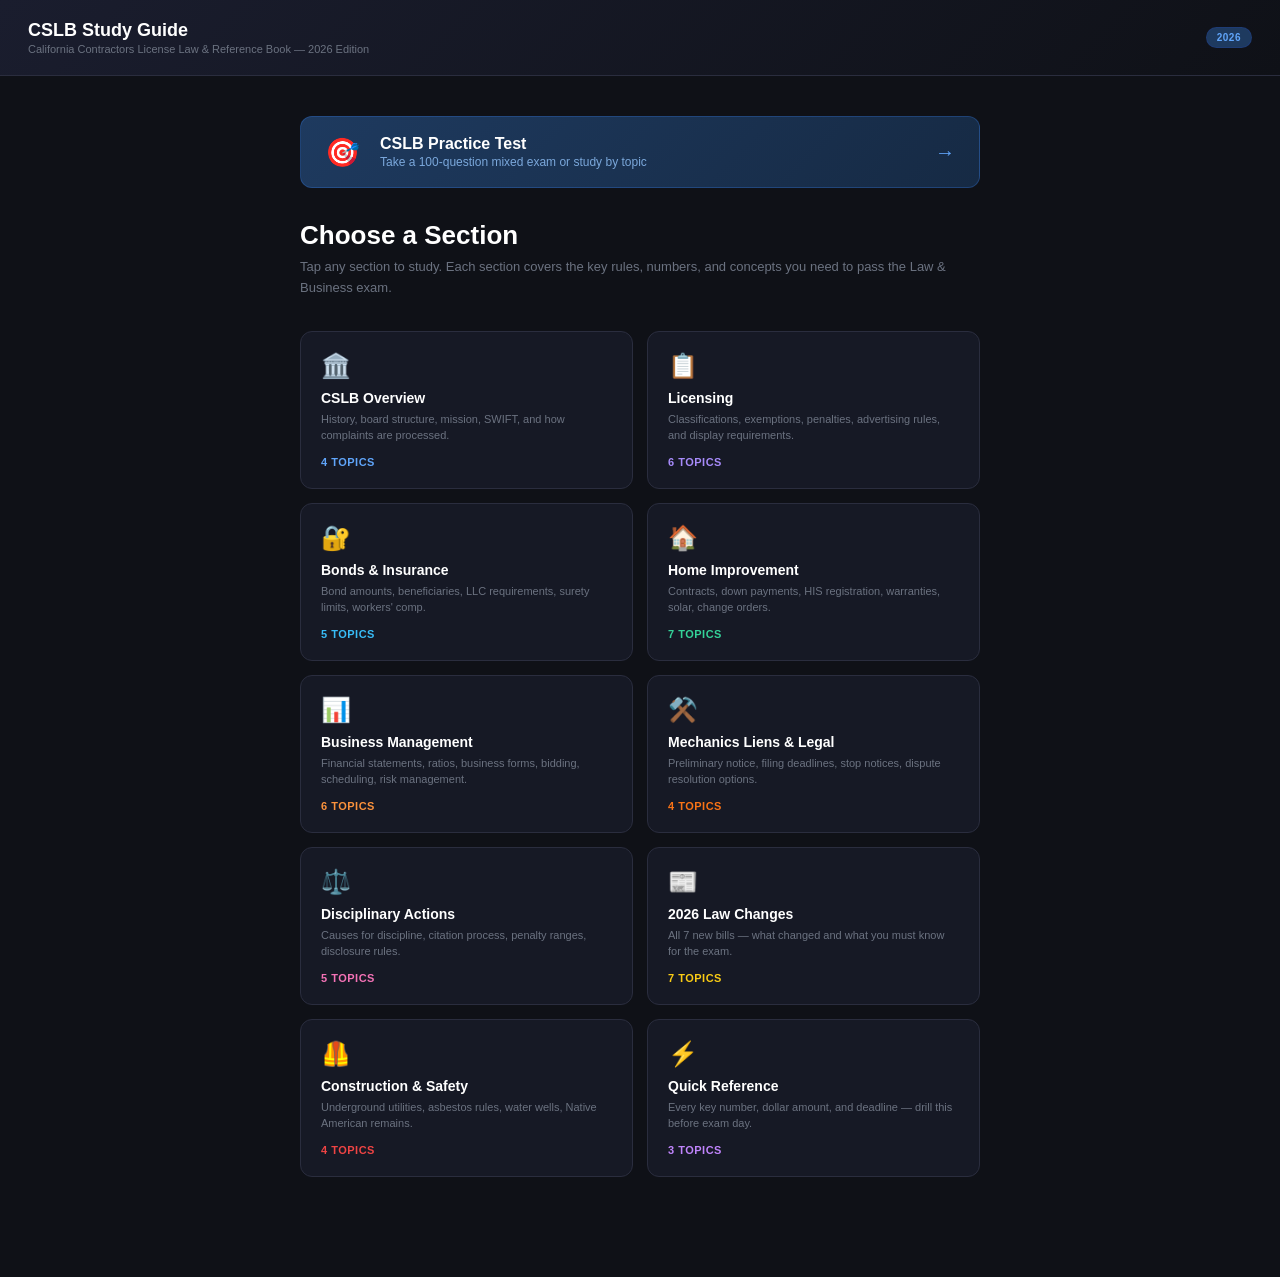
<file: study-guide-1.html>
<!DOCTYPE html>
<html lang="en">
<head>
<meta charset="UTF-8">
<meta name="viewport" content="width=device-width, initial-scale=1.0">
<title>CSLB Study Guide — 2026 Edition</title>
<style>
*{box-sizing:border-box;margin:0;padding:0}
body{font-family:-apple-system,BlinkMacSystemFont,'Segoe UI',sans-serif;background:#0f1117;color:#e8eaf0;min-height:100vh}

/* ── Header ── */
.header{background:linear-gradient(135deg,#1a1d2e 0%,#0f1117 100%);border-bottom:1px solid #2a2d3e;padding:20px 28px;display:flex;align-items:center;justify-content:space-between}
.header h1{font-size:18px;font-weight:700;color:#fff}
.header p{font-size:11px;color:#6b7280;margin-top:2px}
.badge{background:#1e3a5f;color:#60a5fa;font-size:10px;font-weight:700;padding:4px 10px;border-radius:20px;border:1px solid #1e40af44;letter-spacing:.5px;text-transform:uppercase;white-space:nowrap}

/* ── Hub ── */
#hub{max-width:720px;margin:40px auto;padding:0 20px 60px}
.hub-title{font-size:26px;font-weight:800;color:#fff;margin-bottom:6px}
.hub-sub{color:#6b7280;font-size:13px;margin-bottom:32px;line-height:1.6}
.category-grid{display:grid;grid-template-columns:1fr 1fr;gap:14px}
@media(max-width:580px){.category-grid{grid-template-columns:1fr}}
.cat-card{background:#161925;border:1px solid #2a2d3e;border-radius:12px;padding:20px;cursor:pointer;transition:all .18s;position:relative;overflow:hidden}
.cat-card::before{content:'';position:absolute;top:0;left:0;right:0;height:2px;background:var(--accent);opacity:0;transition:opacity .18s}
.cat-card:hover,.cat-card:active{border-color:#3a3d50;transform:translateY(-2px);box-shadow:0 8px 32px rgba(0,0,0,.4)}
.cat-card:hover::before,.cat-card:active::before{opacity:1}
.cat-icon{font-size:24px;margin-bottom:10px;display:block}
.cat-name{font-size:14px;font-weight:700;color:#fff;margin-bottom:5px}
.cat-desc{font-size:11px;color:#6b7280;line-height:1.5}
.cat-count{margin-top:12px;font-size:11px;font-weight:700;text-transform:uppercase;letter-spacing:.5px}
.practice-test-btn {
    display: flex;
    align-items: center;
    background: linear-gradient(135deg, #1e3a5f 0%, #162a44 100%);
    border: 1px solid #3b82f644;
    border-radius: 12px;
    padding: 18px 24px;
    margin-bottom: 32px;
    text-decoration: none;
    transition: all 0.2s ease;
    position: relative;
    overflow: hidden;
}

.practice-test-btn:hover {
    transform: translateY(-2px);
    border-color: #60a5fa;
    box-shadow: 0 8px 24px rgba(0, 0, 0, 0.3);
}

.btn-icon {
    font-size: 28px;
    margin-right: 20px;
}

.btn-content {
    display: flex;
    flex-direction: column;
    flex-grow: 1;
}

.btn-title {
    color: #fff;
    font-size: 16px;
    font-weight: 700;
}

.btn-subtitle {
    color: #93c5fd;
    font-size: 12px;
    margin-top: 2px;
    opacity: 0.8;
}

.btn-arrow {
    color: #60a5fa;
    font-size: 20px;
    font-weight: bold;
    margin-left: 10px;
}
  

/* ── Section view ── */
#section-view{display:none;max-width:680px;margin:0 auto;padding:0 20px 80px}
.section-meta{display:flex;align-items:center;justify-content:space-between;padding:20px 0 16px}
.back-btn{background:none;border:1px solid #2a2d3e;color:#9ca3af;padding:7px 13px;border-radius:8px;cursor:pointer;font-size:12px;transition:all .15s}
.back-btn:hover{color:#fff;border-color:#3a3d50}
.section-title-bar{display:flex;align-items:center;gap:10px;margin-bottom:24px;padding-bottom:16px;border-bottom:1px solid #2a2d3e}
.section-icon-lg{font-size:28px}
.section-title-text h2{font-size:18px;font-weight:800;color:#fff}
.section-title-text p{font-size:11px;color:#6b7280;margin-top:2px}

/* ── Topic list ── */
.topic-list{display:flex;flex-direction:column;gap:8px;margin-bottom:20px}
.topic-btn{background:#161925;border:1px solid #2a2d3e;border-radius:10px;padding:14px 16px;cursor:pointer;text-align:left;transition:all .15s;display:flex;align-items:center;justify-content:space-between;width:100%}
.topic-btn:hover,.topic-btn:active{border-color:var(--accent);background:#1a1d2e}
.topic-btn-left{display:flex;align-items:center;gap:12px}
.topic-dot{width:8px;height:8px;border-radius:50%;background:var(--accent);flex-shrink:0}
.topic-btn-name{font-size:14px;font-weight:600;color:#e8eaf0}
.topic-arrow{font-size:12px;color:#6b7280;transition:transform .15s}
.topic-btn:hover .topic-arrow{transform:translateX(3px);color:var(--accent)}

/* ── Content view ── */
#content-view{display:none;max-width:680px;margin:0 auto;padding:0 20px 80px}
.content-meta{display:flex;align-items:center;justify-content:space-between;padding:20px 0 16px}
.content-breadcrumb{font-size:11px;color:#6b7280}
.content-breadcrumb span{color:var(--accent-current,#60a5fa)}
.content-header{margin-bottom:20px}
.content-header h2{font-size:20px;font-weight:800;color:#fff;line-height:1.3}
.content-body{display:flex;flex-direction:column;gap:0}

/* ── Content blocks ── */
.block-h2{font-size:16px;font-weight:800;color:#fff;margin:28px 0 10px;padding-bottom:8px;border-bottom:1px solid #2a2d3e}
.block-h2:first-child{margin-top:0}
.block-h3{font-size:14px;font-weight:700;color:var(--accent-current,#60a5fa);margin:20px 0 8px}
.block-p{font-size:15px;color:#c9ccd6;line-height:1.65;margin-bottom:10px}
.block-ul{display:flex;flex-direction:column;gap:6px;margin-bottom:12px;padding-left:0}
.block-li{font-size:15px;color:#c9ccd6;line-height:1.6;list-style:none;padding-left:20px;position:relative}
.block-li::before{content:'•';color:var(--accent-current,#60a5fa);position:absolute;left:2px;top:0;font-size:17px;line-height:1.45}

/* ── Callout boxes ── */
.callout{border-radius:10px;padding:16px;margin:14px 0;border-left:3px solid var(--accent-current,#60a5fa)}
.callout.blue{background:#0d1f3c;border-color:#3b82f6}
.callout.green{background:#052e16;border-color:#16a34a}
.callout.red{background:#2a0a0a;border-color:#dc2626}
.callout.gold{background:#1c1504;border-color:#ca8a04}
.callout-title{font-size:13px;font-weight:700;text-transform:uppercase;letter-spacing:.6px;margin-bottom:10px}
.callout.blue .callout-title{color:#60a5fa}
.callout.green .callout-title{color:#4ade80}
.callout.red .callout-title{color:#f87171}
.callout.gold .callout-title{color:#fbbf24}
.callout-body{display:flex;flex-direction:column;gap:6px}
.callout-item{font-size:14px;line-height:1.6;padding-left:18px;position:relative}
.callout.blue .callout-item{color:#93c5fd}
.callout.green .callout-item{color:#86efac}
.callout.red .callout-item{color:#fca5a5}
.callout.gold .callout-item{color:#fde68a}
.callout-item::before{content:'→';position:absolute;left:0;top:0;opacity:.7}
.callout-item.nobullet{padding-left:0}
.callout-item.nobullet::before{display:none}

/* ── Tables ── */
.block-table{width:100%;border-collapse:collapse;margin:12px 0;font-size:14px;border-radius:8px;overflow:hidden}
.block-table thead tr{background:#1a1d2e}
.block-table thead th{padding:10px 12px;text-align:left;font-weight:700;color:#9ca3af;font-size:12px;text-transform:uppercase;letter-spacing:.4px;border-bottom:1px solid #2a2d3e}
.block-table tbody tr{border-bottom:1px solid #1f2235}
.block-table tbody tr:last-child{border-bottom:none}
.block-table tbody tr:nth-child(even){background:#0f1117}
.block-table tbody tr:nth-child(odd){background:#161925}
.block-table td{padding:10px 12px;color:#c9ccd6;line-height:1.5;vertical-align:top}
.block-table td:first-child{font-weight:600;color:#e8eaf0}
.block-table td strong{color:#fff;font-weight:700}

/* ── Nav buttons at bottom of content ── */
.content-nav{display:flex;gap:10px;margin-top:28px}
.nav-btn{flex:1;padding:13px;border-radius:10px;border:1px solid #2a2d3e;background:#161925;color:#9ca3af;font-size:12px;font-weight:600;cursor:pointer;transition:all .15s;text-align:center}
.nav-btn:hover{border-color:#3a3d50;color:#fff}
.nav-btn.primary{background:#1e3a5f;border-color:#1e40af55;color:#60a5fa}
.nav-btn.primary:hover{background:#1e40af44}
.nav-btn:disabled{opacity:.3;cursor:default}
</style>
</head>
<body>

<div class="header">
  <div>
    <h1>CSLB Study Guide</h1>
    <p>California Contractors License Law & Reference Book — 2026 Edition</p>
  </div>
  <span class="badge">2026</span>
</div>

<!-- ══════════════════ HUB ══════════════════ -->
<div id="hub">
  
  <a href="index.html" class="practice-test-btn">
    <span class="btn-icon">🎯</span>
    <div class="btn-content">
        <span class="btn-title">CSLB Practice Test</span>
        <span class="btn-subtitle">Take a 100-question mixed exam or study by topic</span>
    </div>
    <span class="btn-arrow">→</span>
  </a>
  
  <h2 class="hub-title">Choose a Section</h2>
  <p class="hub-sub">Tap any section to study. Each section covers the key rules, numbers, and concepts you need to pass the Law & Business exam.</p>
  <div class="category-grid">

    <div class="cat-card" style="--accent:#60a5fa" onclick="openSection('cslb')">
      <span class="cat-icon">🏛️</span>
      <div class="cat-name">CSLB Overview</div>
      <div class="cat-desc">History, board structure, mission, SWIFT, and how complaints are processed.</div>
      <div class="cat-count" style="color:#60a5fa">4 topics</div>
    </div>

    <div class="cat-card" style="--accent:#a78bfa" onclick="openSection('licensing')">
      <span class="cat-icon">📋</span>
      <div class="cat-name">Licensing</div>
      <div class="cat-desc">Classifications, exemptions, penalties, advertising rules, and display requirements.</div>
      <div class="cat-count" style="color:#a78bfa">6 topics</div>
    </div>

    <div class="cat-card" style="--accent:#38bdf8" onclick="openSection('bonds')">
      <span class="cat-icon">🔐</span>
      <div class="cat-name">Bonds & Insurance</div>
      <div class="cat-desc">Bond amounts, beneficiaries, LLC requirements, surety limits, workers' comp.</div>
      <div class="cat-count" style="color:#38bdf8">5 topics</div>
    </div>

    <div class="cat-card" style="--accent:#34d399" onclick="openSection('home_improvement')">
      <span class="cat-icon">🏠</span>
      <div class="cat-name">Home Improvement</div>
      <div class="cat-desc">Contracts, down payments, HIS registration, warranties, solar, change orders.</div>
      <div class="cat-count" style="color:#34d399">7 topics</div>
    </div>

    <div class="cat-card" style="--accent:#fb923c" onclick="openSection('business')">
      <span class="cat-icon">📊</span>
      <div class="cat-name">Business Management</div>
      <div class="cat-desc">Financial statements, ratios, business forms, bidding, scheduling, risk management.</div>
      <div class="cat-count" style="color:#fb923c">6 topics</div>
    </div>

    <div class="cat-card" style="--accent:#f97316" onclick="openSection('liens')">
      <span class="cat-icon">⚒️</span>
      <div class="cat-name">Mechanics Liens & Legal</div>
      <div class="cat-desc">Preliminary notice, filing deadlines, stop notices, dispute resolution options.</div>
      <div class="cat-count" style="color:#f97316">4 topics</div>
    </div>

    <div class="cat-card" style="--accent:#f472b6" onclick="openSection('discipline')">
      <span class="cat-icon">⚖️</span>
      <div class="cat-name">Disciplinary Actions</div>
      <div class="cat-desc">Causes for discipline, citation process, penalty ranges, disclosure rules.</div>
      <div class="cat-count" style="color:#f472b6">5 topics</div>
    </div>

    <div class="cat-card" style="--accent:#facc15" onclick="openSection('new_laws')">
      <span class="cat-icon">📰</span>
      <div class="cat-name">2026 Law Changes</div>
      <div class="cat-desc">All 7 new bills — what changed and what you must know for the exam.</div>
      <div class="cat-count" style="color:#facc15">7 topics</div>
    </div>

    <div class="cat-card" style="--accent:#ef4444" onclick="openSection('safety')">
      <span class="cat-icon">🦺</span>
      <div class="cat-name">Construction & Safety</div>
      <div class="cat-desc">Underground utilities, asbestos rules, water wells, Native American remains.</div>
      <div class="cat-count" style="color:#ef4444">4 topics</div>
    </div>

    <div class="cat-card" style="--accent:#c084fc" onclick="openSection('quickref')">
      <span class="cat-icon">⚡</span>
      <div class="cat-name">Quick Reference</div>
      <div class="cat-desc">Every key number, dollar amount, and deadline — drill this before exam day.</div>
      <div class="cat-count" style="color:#c084fc">3 topics</div>
    </div>

  </div>
</div>

<!-- ══════════════════ SECTION VIEW ══════════════════ -->
<div id="section-view">
  <div class="section-meta">
    <button class="back-btn" onclick="goHub()">← Back</button>
  </div>
  <div class="section-title-bar">
    <span class="section-icon-lg" id="sv-icon"></span>
    <div class="section-title-text">
      <h2 id="sv-title"></h2>
      <p id="sv-subtitle"></p>
    </div>
  </div>
  <div class="topic-list" id="sv-topics"></div>
</div>

<!-- ══════════════════ CONTENT VIEW ══════════════════ -->
<div id="content-view">
  <div class="content-meta">
    <button class="back-btn" id="cv-back">← Back</button>
    <div class="content-breadcrumb" id="cv-breadcrumb"></div>
  </div>
  <div class="content-header">
    <h2 id="cv-title"></h2>
  </div>
  <div class="content-body" id="cv-body"></div>
  <div class="content-nav">
    <button class="nav-btn" id="cv-prev" onclick="navTopic(-1)">← Prev</button>
    <button class="nav-btn" onclick="backToSection()">All Topics</button>
    <button class="nav-btn primary" id="cv-next" onclick="navTopic(1)">Next →</button>
  </div>
</div>

<script>
// ─── DATA ──────────────────────────────────────────────────────────────────
const SECTIONS = {
cslb:{
  icon:'🏛️', title:'CSLB Overview', subtitle:'Who they are, what they do, and how enforcement works',
  accent:'#60a5fa',
  topics:[
    {name:'History & Board Structure', id:'cslb_history'},
    {name:'CSLB Mission & Operations', id:'cslb_mission'},
    {name:'How Complaints Are Processed', id:'cslb_complaints'},
    {name:'SWIFT & Unlicensed Activity', id:'cslb_swift'},
  ]
},
licensing:{
  icon:'📋', title:'Licensing Requirements', subtitle:'Who needs a license, exemptions, and what happens without one',
  accent:'#a78bfa',
  topics:[
    {name:'The Three License Classifications', id:'lic_classes'},
    {name:'Who Needs a License', id:'lic_who'},
    {name:'Exemptions from Licensing', id:'lic_exempt'},
    {name:'Penalties for Unlicensed Contracting', id:'lic_penalties'},
    {name:'License Display & Advertising Rules', id:'lic_display'},
    {name:'Personnel of Record Rules After Revocation', id:'lic_personnel'},
  ]
},
bonds:{
  icon:'🔐', title:'Bonds & Insurance', subtitle:'Bond amounts, beneficiaries, LLC requirements, and workers\' comp',
  accent:'#38bdf8',
  topics:[
    {name:'Bond Amounts — All Types', id:'bond_amounts'},
    {name:'Contractor\'s Bond Rules', id:'bond_rules'},
    {name:'Bond Beneficiaries & Claim Limits', id:'bond_bene'},
    {name:'LLC Requirements — Bond & Insurance', id:'bond_llc'},
    {name:'Workers\' Compensation Requirements', id:'bond_wc'},
  ]
},
home_improvement:{
  icon:'🏠', title:'Home Improvement', subtitle:'Contracts, salesperson registration, warranties, and 2026 changes',
  accent:'#34d399',
  topics:[
    {name:'What Is Home Improvement?', id:'hi_def'},
    {name:'Contract Dollar Thresholds', id:'hi_thresholds'},
    {name:'Required Contract Elements', id:'hi_elements'},
    {name:'HIS Registration — Complete Rules', id:'hi_his'},
    {name:'Home Warranties & Joint Control', id:'hi_warranties'},
    {name:'Change Orders & Fraudulent Acts', id:'hi_changeorders'},
    {name:'Solar Energy Contracts', id:'hi_solar'},
  ]
},
business:{
  icon:'📊', title:'Business Management', subtitle:'Financial statements, ratios, business forms, bidding, and risk',
  accent:'#fb923c',
  topics:[
    {name:'Forms of Business Organization', id:'biz_forms'},
    {name:'The Three Financial Statements', id:'biz_statements'},
    {name:'Financial Ratios — Formulas & Examples', id:'biz_ratios'},
    {name:'Financing a Contracting Business', id:'biz_financing'},
    {name:'Bidding, Estimation & Scheduling', id:'biz_bidding'},
    {name:'Risk Management & Insurance', id:'biz_risk'},
  ]
},
liens:{
  icon:'⚒️', title:'Mechanics Liens & Legal', subtitle:'Preliminary notice, filing deadlines, stop notices, and dispute resolution',
  accent:'#f97316',
  topics:[
    {name:'Mechanics Lien vs. Stop Notice', id:'lien_vs'},
    {name:'Preliminary Notice — Critical First Step', id:'lien_prelim'},
    {name:'Claim of Lien Deadlines & Filing', id:'lien_deadlines'},
    {name:'Dispute Resolution Options', id:'lien_disputes'},
  ]
},
discipline:{
  icon:'⚖️', title:'Disciplinary Actions', subtitle:'What gets your license suspended or revoked — and the process',
  accent:'#f472b6',
  topics:[
    {name:'Complete List of Causes for Discipline', id:'disc_causes'},
    {name:'Citation Process Step by Step', id:'disc_citation'},
    {name:'Civil Penalty Ranges (2026)', id:'disc_penalties'},
    {name:'Letter of Admonishment', id:'disc_admonish'},
    {name:'Public Disclosure & Reinstatement', id:'disc_disclosure'},
  ]
},
new_laws:{
  icon:'📰', title:'2026 Law Changes', subtitle:'Every new bill — what changed and what you\'ll be tested on',
  accent:'#facc15',
  topics:[
    {name:'AB 521 — Bond Liability', id:'law_ab521'},
    {name:'AB 1002 — AG Wage Actions', id:'law_ab1002'},
    {name:'AB 1327 — HIC Email & Cancellation', id:'law_ab1327'},
    {name:'SB 291 — Workers\' Comp Penalties', id:'law_sb291'},
    {name:'SB 456 — Mural Exemption', id:'law_sb456'},
    {name:'SB 517 — Subcontractor Disclosure', id:'law_sb517'},
    {name:'SB 779 — Penalty Increases', id:'law_sb779'},
  ]
},
safety:{
  icon:'🦺', title:'Construction & Safety', subtitle:'Underground utilities, asbestos, water wells, and site regulations',
  accent:'#ef4444',
  topics:[
    {name:'Underground Service Alert (USA)', id:'safe_usa'},
    {name:'Asbestos Regulations', id:'safe_asbestos'},
    {name:'Water Wells & Native American Remains', id:'safe_wells'},
    {name:'Safety Violations & Discipline', id:'safe_discipline'},
  ]
},
quickref:{
  icon:'⚡', title:'Quick Reference', subtitle:'Drill these numbers, deadlines, and formulas before exam day',
  accent:'#c084fc',
  topics:[
    {name:'Key Dollar Amounts & Numbers', id:'qr_numbers'},
    {name:'All Deadlines & Time Periods', id:'qr_deadlines'},
    {name:'Formulas & Legal Concepts', id:'qr_formulas'},
  ]
},
};

// ─── CONTENT ───────────────────────────────────────────────────────────────
const CONTENT = {

cslb_history: {title:'History & Board Structure', html:`
<div class="block-h2">CSLB History</div>
<ul class="block-ul">
<li class="block-li">Founded in <strong>1929</strong> as the Contractors License Bureau</li>
<li class="block-li">Originally under the Department of Professional and Vocational Standards</li>
<li class="block-li">Now part of the <strong>Department of Consumer Affairs</strong></li>
<li class="block-li">Licenses and regulates contractors in <strong>45 classifications</strong></li>
<li class="block-li">Approximately <strong>285,000</strong> active contractor licenses in California</li>
<li class="block-li">Headquarters in Sacramento; field offices statewide</li>
</ul>
<div class="block-h2">Board Composition — 15 Members Total</div>
<table class="block-table"><thead><tr><th>Who Appoints</th><th>How Many</th><th>Type of Members</th></tr></thead><tbody>
<tr><td>Governor</td><td>11</td><td>9 public + 5 contractors + 1 labor rep (Governor picks 11 total)</td></tr>
<tr><td>Legislature</td><td>4</td><td>Public members</td></tr>
</tbody></table>
<div class="block-h3">Breakdown of the 15 Board Members</div>
<ul class="block-ul">
<li class="block-li">9 public members (including 1 building official, 1 senior citizen org representative, 1 labor organization representative)</li>
<li class="block-li">5 contractor members (representing A, B, and C classifications)</li>
<li class="block-li">1 labor representative</li>
</ul>`},

cslb_mission:{title:'CSLB Mission & Operations', html:`
<div class="block-h2">The Mission</div>
<div class="callout blue"><div class="callout-title">Official CSLB Mission Statement</div><div class="callout-body"><div class="callout-item nobullet">To protect consumers by regulating the construction industry through policies that promote the health, safety, and general welfare of the public in matters relating to construction, including home improvement.</div></div></div>
<div class="block-h2">How CSLB Operates</div>
<ul class="block-ul">
<li class="block-li">Headquarters processes applications, renewals, license changes, and disciplinary actions</li>
<li class="block-li">Field offices investigate consumer complaints against contractors</li>
<li class="block-li">Website: <strong>www.cslb.ca.gov</strong></li>
<li class="block-li">Phone: <strong>(800) 321-CSLB (2752)</strong> — operates 24 hours per day</li>
<li class="block-li">Automated line provides license lookup, complaint procedures, office locations, and publication orders</li>
<li class="block-li">"Find A Licensed Contractor" feature allows searches by classification and zip code</li>
<li class="block-li">License lookup shows: contact info, license status, CSLB legal actions, classifications, business type, bond and WC insurance info</li>
</ul>
<div class="block-h2">Disaster Response</div>
<ul class="block-ul">
<li class="block-li">CSLB offers materials at Local Assistance and Disaster Recovery Centers after wildfires, floods, earthquakes, etc.</li>
<li class="block-li">Disaster Hotline: <strong>(800) 962-1125</strong></li>
</ul>`},

cslb_complaints:{title:'How Complaints Are Processed', html:`
<div class="block-h2">Complaints Against Licensed Contractors</div>
<ul class="block-ul">
<li class="block-li">Consumer files complaint with CSLB</li>
<li class="block-li">Field office investigates — may result in citation, accusation, or criminal referral</li>
<li class="block-li">CSLB must notify the complainant in writing of the action taken and reasons</li>
<li class="block-li">CSLB must also notify the contractor (if licensed) of the resolution, unless it would jeopardize an investigation</li>
</ul>
<div class="block-h2">Complaint Filing Deadlines</div>
<table class="block-table"><thead><tr><th>Violation Type</th><th>Filing Deadline</th></tr></thead><tbody>
<tr><td>Patent (obvious) violations</td><td>Within <strong>4 years</strong> of the alleged violation</td></tr>
<tr><td>Latent structural defects</td><td>Within <strong>10 years</strong> of the alleged violation</td></tr>
</tbody></table>
<div class="block-h2">Complaints Against Unlicensed Contractors</div>
<ul class="block-ul">
<li class="block-li"><strong>Citation:</strong> Registrar may issue a citation with order of abatement and civil penalty up to $15,000 (under current rules; $1,500 minimum starts July 1, 2026)</li>
<li class="block-li">If not appealed within 15 working days — becomes a final order</li>
<li class="block-li"><strong>Criminal Action:</strong> Referral to local district attorney; court may order fine, probation, restitution, or jail</li>
<li class="block-li"><strong>Injunction:</strong> Registrar may seek court injunction to stop unlicensed activity</li>
<li class="block-li">Same citation process applies to unregistered HIS; disciplinary action may also be taken against the licensed contractor who employed them</li>
</ul>`},

cslb_swift:{title:'SWIFT & Unlicensed Activity', html:`
<div class="callout gold"><div class="callout-title">SWIFT — Statewide Investigative Fraud Team</div><div class="callout-body">
<div class="callout-item">Part of the Enforcement Division — focuses on the underground economy and unlicensed contractors</div>
<div class="callout-item">Authority to visit any jobsite <strong>without cause or complaint</strong></div>
<div class="callout-item">Can ask any contractor to produce proof of licensure in good standing</div>
<div class="callout-item">Can cite contractors who are not properly licensed on the spot</div>
</div></div>
<div class="block-h2">Why Unlicensed Activity Matters</div>
<ul class="block-ul">
<li class="block-li">Unlicensed contractors can't sue to collect payment — so they often disappear, leaving homeowners with unfinished work</li>
<li class="block-li">Unlicensed contractors don't carry required workers' comp — injured workers may sue the homeowner</li>
<li class="block-li">Homeowners who use unlicensed contractors may not be protected by CSLB</li>
<li class="block-li">Persons convicted of using unlicensed contractors are considered victims and eligible for restitution</li>
</ul>
<div class="block-h2">Registrar's Enforcement Tools</div>
<ul class="block-ul">
<li class="block-li">Citations with civil penalties and orders of abatement</li>
<li class="block-li">Criminal referrals to district attorney</li>
<li class="block-li">Injunctions through the Attorney General or district attorney</li>
<li class="block-li">Disconnect orders for telephone services used in illegal advertising (if unlicensed person advertises in directories)</li>
</ul>`},

lic_classes:{title:'The Three License Classifications', html:`
<div class="block-h2">Classification Overview</div>
<table class="block-table"><thead><tr><th>License</th><th>Type</th><th>Description</th></tr></thead><tbody>
<tr><td>"A"</td><td>General Engineering</td><td>Fixed works requiring specialized engineering knowledge: highways, dams, tunnels, sewers, bridges, airports, pipelines, refineries, irrigation, water supply, railroads, levees, earthmoving, etc.</td></tr>
<tr><td>"B"</td><td>General Building</td><td>Structures requiring <strong>at least two unrelated building trades or crafts</strong>. May take prime contracts for framing/carpentry without the two-trade rule. CANNOT include fire protection systems or C-57 well drilling unless also licensed in those classifications.</td></tr>
<tr><td>"C"</td><td>Specialty</td><td>43 specialty classifications (C-1 through C-61 with subcategories). Examples: C-8 framing, C-10 electrical, C-20 HVAC, C-36 plumbing, C-39 roofing, C-53 swimming pool. A specialty contractor cannot do work outside their classification without additional licensing.</td></tr>
</tbody></table>
<div class="block-h2">Key Rules by Classification</div>
<div class="block-h3">General Building (B) Contractor</div>
<ul class="block-ul">
<li class="block-li">May take a prime contract or subcontract for framing or carpentry alone</li>
<li class="block-li">For all other trades: project must require at least two unrelated trades, OR contractor must hold the appropriate specialty license, OR must subcontract to properly licensed specialty contractor</li>
<li class="block-li">Framing and carpentry do NOT count toward the "two unrelated trades" requirement for other work</li>
</ul>
<div class="block-h3">Specialty (C) Contractor</div>
<ul class="block-ul">
<li class="block-li">Cannot subcontract to more than ONE sub in the same classification on a single project UNLESS the sub employs persons classified as employees OR the specialty contractor is a CBA signatory</li>
</ul>`},

lic_who:{title:'Who Needs a License', html:`
<div class="block-h2">The Basic Rule</div>
<div class="callout blue"><div class="callout-title">You Need a License When...</div><div class="callout-body">
<div class="callout-item">You contract or bid to perform construction, alteration, repair, or improvement work where the aggregate contract price (labor + materials) is <strong>$1,000 or more</strong></div>
<div class="callout-item">License must be in <strong>good standing (current and not suspended)</strong> at ALL times during performance — start to finish</div>
<div class="callout-item">Being licensed at the start but lapsing mid-project = unlicensed contracting</div>
</div></div>
<div class="block-h2">Contractor's License Required For</div>
<ul class="block-ul">
<li class="block-li">Construction, alteration, improvement, or repair of any building, highway, road, parking lot, excavation, or other structure</li>
<li class="block-li">Installation of home improvement goods</li>
<li class="block-li">Anyone advertising as a contractor — even if they would otherwise qualify for an exemption, advertising as a contractor subjects them to the licensing law</li>
</ul>
<div class="block-h2">Joint Venture Licenses</div>
<ul class="block-ul">
<li class="block-li">Issued to combinations of licensed entities — each member must hold a current, active license</li>
<li class="block-li"><strong>Automatically suspended by operation of law</strong> if ANY member's license lapses</li>
<li class="block-li">Two or more licensees acting jointly without a joint venture license = violation</li>
<li class="block-li">May be issued in any classification in which at least one member is licensed</li>
</ul>`},

lic_exempt:{title:'Exemptions from Licensing', html:`
<div class="block-h2">Complete List of Exemptions</div>
<table class="block-table"><thead><tr><th>Who's Exempt</th><th>Conditions / Limits</th></tr></thead><tbody>
<tr><td><strong>Small Job</strong></td><td>Aggregate contract price under $1,000, work is casual/minor/inconsequential, no building permit required. DOES NOT apply if person advertises as contractor or employs others to help.</td></tr>
<tr><td><strong>Owner-Builder — Own Property</strong></td><td>Builds/improves their own property with NO structures intended for sale, work done by owner or direct employees only. OR directly contracts with licensed trades for up to 4 single-family homes for sale per calendar year (no general contractor).</td></tr>
<tr><td><strong>Principal Residence</strong></td><td>Must have lived there 12 months before completion, work done before sale, not used exemption more than twice in 3 years.</td></tr>
<tr><td><strong>Licensed Architect / PE</strong></td><td>Acting solely within their professional capacity.</td></tr>
<tr><td><strong>Employees</strong></td><td>Employees receiving wages as sole compensation — EXCEPT home improvement salespersons.</td></tr>
<tr><td><strong>Oil / Gas Well Operations</strong></td><td>Construction incidental to petroleum/gas well operations — by the owner or lessee.</td></tr>
<tr><td><strong>Public Utilities</strong></td><td>Construction, maintenance, and development work incidental to their own regulated business (not underground trenching in public streets by cable TV).</td></tr>
<tr><td><strong>Material Suppliers</strong></td><td>Only furnish materials without fabricating or installing them.</td></tr>
<tr><td><strong>Alarm Company Operators</strong></td><td>Licensed alarm company operators performing alarm system work.</td></tr>
<tr><td><strong>Mural Artists (NEW 2026)</strong></td><td>Artists who paint/draw/restore murals per an authorized agreement. A "mural" does NOT include painted wall signs.</td></tr>
<tr><td><strong>Real Estate Licensees</strong></td><td>Acting within the scope of their real estate license — but they CANNOT act as a contractor without a CSLB license.</td></tr>
</tbody></table>
<div class="callout red"><div class="callout-title">Watch Out — These Are NOT Exempt</div><div class="callout-body">
<div class="callout-item">Water well drilling — specifically excluded from exemptions even though it involves land work</div>
<div class="callout-item">Anyone who advertises as a contractor — advertising eliminates the small-job exemption</div>
<div class="callout-item">Anyone who employs others to assist — kills the small-job exemption</div>
</div></div>`},

lic_penalties:{title:'Penalties for Unlicensed Contracting', html:`
<div class="callout red"><div class="callout-title">Criminal Penalties</div><div class="callout-body">
<div class="callout-item"><strong>1st Conviction:</strong> Fine up to $5,000 and/or county jail up to 6 months</div>
<div class="callout-item"><strong>2nd Conviction:</strong> Fine = 20% of contract price or $5,000 (whichever is greater), minimum 90 days jail</div>
<div class="callout-item"><strong>3rd+ Conviction:</strong> Fine = 20% of contract price or $10,000 (whichever is greater), 90 days to 1 year jail</div>
<div class="callout-item"><strong>Disaster Area (state of emergency):</strong> Fine up to $10,000 and/or up to 3 years state prison</div>
<div class="callout-item"><strong>Illegal advertising:</strong> $700–$1,000 fine (in addition to any other punishment)</div>
<div class="callout-item"><strong>Using false license number:</strong> Up to $10,000 fine and/or state prison or county jail up to 1 year</div>
</div></div>
<div class="block-h2">Civil Consequences</div>
<ul class="block-ul">
<li class="block-li"><strong>Cannot sue to collect payment</strong> — no court action possible for work requiring a license, regardless of work quality</li>
<li class="block-li"><strong>Owner can recover 100%</strong> of what they paid to an unlicensed contractor</li>
<li class="block-li"><strong>Security interests are unenforceable</strong> — any mechanics lien filed by an unlicensed contractor is void</li>
<li class="block-li"><strong>Substantial compliance</strong> defense only applies if contractor was PREVIOUSLY licensed, acted in good faith to maintain license, and promptly fixed the lapse — cannot apply if NEVER licensed</li>
</ul>
<div class="block-h2">Statute of Limitations for CSLB Citations</div>
<ul class="block-ul">
<li class="block-li">4 years after the act OR 18 months after the complaint was filed — <strong>whichever is LATER</strong></li>
</ul>
<div class="block-h2">Reapplication After Denial</div>
<ul class="block-ul">
<li class="block-li">Generally cannot reapply for <strong>1 year</strong> from the effective date of denial (unless CSLB sets an earlier date)</li>
</ul>`},

lic_display:{title:'License Display & Advertising Rules', html:`
<div class="block-h2">License Number Requirements</div>
<ul class="block-ul">
<li class="block-li">Must appear in <strong>ALL construction contracts</strong></li>
<li class="block-li">Must appear in <strong>ALL subcontracts and calls for bid</strong></li>
<li class="block-li">Must appear in <strong>ALL forms of advertising</strong> (cards, signs, billboards, brochures, newspapers, electronic media, vehicle lettering)</li>
</ul>
<div class="block-h2">Vehicle Display Requirements</div>
<table class="block-table"><thead><tr><th>Contractor Type</th><th>Requirement</th></tr></thead><tbody>
<tr><td>C-36 Plumbing, C-45 Sign, C-57 Well Drilling</td><td>Name, permanent business address, AND license number on EACH SIDE of commercial vehicles in letters at least <strong>1½ inches high</strong></td></tr>
<tr><td>All other contractors</td><td>Business name and license number in or on each commercial vehicle in at least <strong>72-point font (¾ inch)</strong> in a clearly visible location</td></tr>
</tbody></table>
<div class="block-h2">Written Contract Notice Requirements</div>
<ul class="block-ul">
<li class="block-li">All prime contracts: CSLB consumer notice in at least <strong>10-point type</strong> (mentions 4-year and 10-year complaint deadlines)</li>
<li class="block-li">Home improvement contracts and service/repair contracts: CSLB notice in at least <strong>12-point type</strong></li>
</ul>
<div class="block-h2">Advertising Rules — What You Cannot Do</div>
<ul class="block-ul">
<li class="block-li">Cannot advertise as <strong>"insured"</strong> without identifying the specific type (e.g., "commercial general liability insurance" — abbreviations are OK)</li>
<li class="block-li">Cannot advertise as <strong>"bonded"</strong> if referring to the required contractor license bond or disciplinary bond</li>
<li class="block-li">Any reference to the required bond in advertising = grounds for license <strong>suspension</strong></li>
</ul>
<div class="block-h2">Disciplinary History Disclosure</div>
<ul class="block-ul">
<li class="block-li">Contractor with 2+ suspensions or revocations in the past 8 years must disclose this before signing residential contracts (4 or fewer units)</li>
<li class="block-li">Penalties: 1st violation = $1,000 | 2nd = $2,500 | 3rd = $5,000 + 1-year suspension | 4th = revocation</li>
</ul>`},

lic_personnel:{title:'Personnel of Record Rules After Revocation', html:`
<div class="callout red"><div class="callout-title">Critical Rule — Know This Cold</div><div class="callout-body">
<div class="callout-item">A person who was the <strong>qualifying individual on a REVOKED license</strong> is prohibited from serving as QI, officer, director, associate, partner, manager, or member of the personnel of record for ANY other licensee — <strong>whether or not they had knowledge of or participated</strong> in the violations</div>
<div class="callout-item">Only permitted role: <strong>bona fide nonsupervising employee</strong></div>
</div></div>
<div class="block-h2">Rules Step by Step</div>
<ul class="block-ul">
<li class="block-li">Person with revoked license must provide <strong>written notice of the revocation</strong> to any prospective employer before being hired</li>
<li class="block-li">Employer who knowingly hires such a person in a supervisory role: <strong>misdemeanor</strong> — fine of at least $4,500 and/or 30 days to 1 year jail</li>
<li class="block-li">Person who violates restriction on acting for a licensee (after their revocation): <strong>misdemeanor</strong> — fine of at least $4,500, minimum 90 days to 1 year jail</li>
<li class="block-li">4-year statute of limitations for prosecuting violations of these restrictions</li>
</ul>
<div class="block-h2">QI Responsibility — Immateriality Rule</div>
<ul class="block-ul">
<li class="block-li">When the firm commits a violation, this constitutes cause for disciplinary action against the <strong>qualifying individual</strong> — whether or not the QI had knowledge of or participated in the act</li>
<li class="block-li">Disassociation from the license after a violation does NOT relieve the QI of responsibility for complying with a citation</li>
</ul>`},

bond_amounts:{title:'Bond Amounts — All Types', html:`
<div class="block-h2">Required Bond Amounts</div>
<table class="block-table"><thead><tr><th>Bond Type</th><th>Amount</th></tr></thead><tbody>
<tr><td><strong>Standard Contractor's Bond</strong></td><td><strong>$25,000</strong></td></tr>
<tr><td><strong>LLC Additional Surety Bond</strong></td><td><strong>$100,000</strong> (in addition to the $25,000)</td></tr>
<tr><td><strong>Qualifying Individual's Bond</strong></td><td><strong>$25,000</strong> (when QI is not proprietor, general partner, or joint licensee)</td></tr>
<tr><td><strong>Disciplinary Bond (minimum)</strong></td><td><strong>$25,000</strong> (registrar sets amount based on severity; max = 10× standard bond)</td></tr>
<tr><td><strong>Judgment Bond</strong></td><td>Equal to the full amount of the unsatisfied judgment</td></tr>
<tr><td><strong>LLC Liability Insurance (≤5 personnel)</strong></td><td><strong>$1,000,000</strong> aggregate minimum</td></tr>
<tr><td><strong>LLC Liability Insurance (per person over 5)</strong></td><td>+<strong>$100,000</strong> per person, up to <strong>$5,000,000</strong> maximum</td></tr>
<tr><td><strong>Blanket Bond — min financial ratio</strong></td><td>Quick ratio ≥ 1:1 OR Current ratio ≥ 2:1</td></tr>
</tbody></table>
<div class="block-h2">Double Bond Requirement</div>
<ul class="block-ul">
<li class="block-li">CSLB may require <strong>double the standard bond</strong> ($50,000) when all of these are true:</li>
<li class="block-li">Applicant was convicted of unlicensed contracting OR received a final citation for it</li>
<li class="block-li">AND the violation constituted <strong>substantial injury to the public</strong></li>
</ul>`},

bond_rules:{title:"Contractor's Bond — Key Rules", html:`
<div class="block-h2">The Basics</div>
<ul class="block-ul">
<li class="block-li">Must be maintained as a condition of licensure at ALL times</li>
<li class="block-li">Lapsing bond = license subject to suspension or revocation</li>
<li class="block-li">Must be executed by an admitted surety in favor of the <strong>State of California</strong></li>
<li class="block-li">Only acceptable forms: (1) admitted surety bond, (2) cash deposit per Code of Civil Procedure §995.710(a)(1)</li>
<li class="block-li"><strong>NOT acceptable:</strong> certificates of deposit, other financial instruments</li>
<li class="block-li">Bond is NOT required while license is on <strong>inactive status</strong></li>
<li class="block-li">Replacement bonds accepted retroactively if received within <strong>90 days</strong> of the effective date</li>
</ul>
<div class="block-h2">Advertising the Bond</div>
<ul class="block-ul">
<li class="block-li">Any reference to the required license bond in advertising, soliciting, or public presentments = grounds for <strong>license suspension</strong></li>
<li class="block-li">Advertising as "bonded" (referring to the required bond) = cause for discipline</li>
</ul>
<div class="block-h2">Civil Actions Against the Bond Deposit</div>
<ul class="block-ul">
<li class="block-li">Once CSLB is notified of a civil action against the deposit: deposit <strong>cannot be released</strong> for any purpose except as determined by the court</li>
<li class="block-li">Civil penalty orders CANNOT be made against the bond — <strong>bonds are exempt</strong> from civil penalty payment</li>
<li class="block-li">Legal fees cannot be charged against the bond by CSLB (AB 521 — 2026)</li>
</ul>
<div class="block-h2">Disciplinary Bond Rules</div>
<ul class="block-ul">
<li class="block-li">Must remain on file for at least <strong>2 years</strong> (plus any additional time the registrar requires)</li>
<li class="block-li">Bond period runs only while license is current, active, and in good standing</li>
</ul>`},

bond_bene:{title:'Bond Beneficiaries & Claim Limits', html:`
<div class="block-h2">Who Can Collect From the Contractor's Bond?</div>
<ul class="block-ul">
<li class="block-li">Homeowners contracting for home improvement on their <strong>personal family residence</strong>, damaged by a license law violation</li>
<li class="block-li">Property owners building a <strong>single-family dwelling NOT intended for sale</strong>, damaged by a violation</li>
<li class="block-li">Persons damaged by <strong>willful/deliberate violations or fraud</strong> in contract execution or performance</li>
<li class="block-li">Employees damaged by the contractor's <strong>failure to pay wages</strong></li>
<li class="block-li">Entities damaged by the contractor's <strong>failure to pay fringe benefits</strong></li>
</ul>
<div class="block-h2">Surety Liability Limits</div>
<table class="block-table"><thead><tr><th>Claim Type</th><th>Maximum Surety Liability</th></tr></thead><tbody>
<tr><td>Wage and fringe benefit claims</td><td><strong>$4,000</strong> aggregate (distributed proportionally)</td></tr>
<tr><td>Non-homeowner claimants (general)</td><td><strong>$7,500</strong> aggregate (balance reserved for homeowner claimants)</td></tr>
</tbody></table>
<div class="block-h2">Statute of Limitations — Filing Bond Claims</div>
<table class="block-table"><thead><tr><th>Claim Type</th><th>Time Limit</th></tr></thead><tbody>
<tr><td>Non-wage claims (general)</td><td>3 years after the license period in which the act occurred, OR 3 years after license inactivation/cancellation/revocation — <strong>whichever is FIRST</strong></td></tr>
<tr><td>Wage and fringe benefit claims</td><td>6 months from <strong>discovery</strong> of the delinquency, but NEVER more than <strong>2 years</strong> from when wages were due</td></tr>
</tbody></table>
<div class="block-h2">When the Bond Cannot Be Renewed</div>
<ul class="block-ul">
<li class="block-li">No license may be renewed, reissued, or reinstated while a <strong>judgment or admitted claim in excess of the bond amount remains unsatisfied</strong></li>
</ul>`},

bond_llc:{title:'LLC Requirements — Bond & Insurance', html:`
<div class="block-h2">The LLC Additional $100,000 Bond</div>
<ul class="block-ul">
<li class="block-li">Required IN ADDITION to the standard $25,000 contractor's bond</li>
<li class="block-li">Primarily protects employees for unpaid wages, fringe benefits, welfare fund contributions, pension fund contributions, and apprentice program contributions</li>
<li class="block-li">If the LLC is party to a <strong>collective bargaining agreement</strong>, the bond must also cover welfare, pension, and apprentice contributions</li>
<li class="block-li">NOT required while the license is on inactive status</li>
</ul>
<div class="block-h2">LLC Liability Insurance Requirements</div>
<table class="block-table"><thead><tr><th>Personnel of Record Count</th><th>Minimum Insurance</th></tr></thead><tbody>
<tr><td>5 or fewer</td><td><strong>$1,000,000</strong> aggregate</td></tr>
<tr><td>6 persons</td><td>$1,100,000</td></tr>
<tr><td>7 persons</td><td>$1,200,000</td></tr>
<tr><td>Each additional person</td><td>+$100,000 per person</td></tr>
<tr><td>Maximum required</td><td><strong>$5,000,000</strong> regardless of personnel count</td></tr>
</tbody></table>
<div class="block-h2">Blanket Performance & Payment Bond</div>
<ul class="block-ul">
<li class="block-li">Requires at least <strong>2 years</strong> of continuous active California licensure before applying</li>
<li class="block-li">Financial standards: <strong>Quick ratio ≥ 1:1</strong> OR <strong>Current ratio ≥ 2:1</strong> (must be shown in CPA-reviewed financial statements)</li>
<li class="block-li">Qualifier must certify the bond amount meets the "100% rule" and monitor ongoing compliance</li>
<li class="block-li">Must notify registrar within <strong>30 days</strong> if licensee cannot comply with 100% rule</li>
<li class="block-li">Biennial re-certification and updated financial statements required at each renewal</li>
</ul>`},

bond_wc:{title:"Workers' Compensation Requirements", html:`
<div class="block-h2">The Basic Rule</div>
<ul class="block-ul">
<li class="block-li">Workers' compensation insurance is required as a <strong>condition of licensure</strong></li>
<li class="block-li">Certificate of Workers' Compensation Insurance or Certification of Self-Insurance must be on file at all times</li>
<li class="block-li">NOT required while a license is on <strong>inactive status</strong></li>
</ul>
<div class="block-h2">The No-Employee Exemption</div>
<ul class="block-ul">
<li class="block-li">WC is not required if the contractor has <strong>NO employees</strong> AND files a certification statement to that effect</li>
<li class="block-li"><strong>Exception:</strong> Holders of C-8, C-20, C-22, C-39, or D-49 classifications CANNOT claim the no-employee exemption — WC is always mandatory for these</li>
</ul>
<div class="callout gold"><div class="callout-title">2026 Changes — SB 291</div><div class="callout-body">
<div class="callout-item">Significantly <strong>increased civil penalties</strong> for WC violations</div>
<div class="callout-item">CSLB cannot <strong>renew or reinstate</strong> a license in violation of WC requirements until a valid WC certificate is provided</div>
<div class="callout-item">CSLB must report WC enforcement data to Legislature <strong>annually</strong></div>
<div class="callout-item">CSLB must develop evidence-based WC exemption verification process — report to Legislature by <strong>January 1, 2027</strong></div>
</div></div>`},

hi_def:{title:"What Is Home Improvement?", html:`
<div class="block-h2">Definition</div>
<div class="block-p">Repairing, remodeling, altering, converting, or modernizing residential property, plus adjacent land improvements. Includes installation of home improvement goods and furnishing of home improvement services.</div>
<div class="block-h2">Examples of Home Improvement Work</div>
<ul class="block-ul">
<li class="block-li">Driveways, swimming pools (spas, hot tubs), terraces, patios</li>
<li class="block-li">Awnings, storm windows, solar energy systems</li>
<li class="block-li">Landscaping, fences, porches, garages, fallout shelters, basements</li>
<li class="block-li">Other improvements to structures or land adjacent to a dwelling</li>
</ul>
<div class="block-h2">What Is NOT Home Improvement</div>
<ul class="block-ul">
<li class="block-li">New commercial construction</li>
<li class="block-li">Industrial building construction</li>
<li class="block-li">Work on properties that are not residential</li>
</ul>
<div class="block-h2">Home Improvement Contractor</div>
<ul class="block-ul">
<li class="block-li">Any CSLB-licensed contractor engaged in home improvement work — full-time or part-time</li>
<li class="block-li">Swimming pool contractors are specifically included</li>
</ul>`},

hi_thresholds:{title:'Contract Dollar Thresholds', html:`
<div class="block-h2">Which Contract Type Is Required?</div>
<table class="block-table"><thead><tr><th>Job Amount</th><th>Contract Type</th></tr></thead><tbody>
<tr><td><strong>$750 or less</strong> (and all 4 conditions met)</td><td><strong>Service and Repair Contract</strong></td></tr>
<tr><td><strong>Over $750</strong></td><td><strong>Full Home Improvement Contract</strong></td></tr>
<tr><td>Any amount if HIS is involved</td><td>Full Home Improvement Contract regardless of price</td></tr>
</tbody></table>
<div class="block-h2">Service and Repair Contract — The 4 Conditions</div>
<div class="callout blue"><div class="callout-title">ALL 4 Must Be Met for a Service & Repair Contract</div><div class="callout-body">
<div class="callout-item">1. Contract price is <strong>$750 or less</strong></div>
<div class="callout-item">2. The <strong>buyer initiated contact</strong> with the contractor to request the work</div>
<div class="callout-item">3. The contractor does <strong>not sell goods or services beyond</strong> what's needed for the specific problem</div>
<div class="callout-item">4. <strong>No payment accepted until the work is fully completed</strong> (all conditions that caused the buyer to call are fully corrected)</div>
</div></div>
<div class="block-p">If ANY of the 4 conditions are not met, the full home improvement contract requirements apply — regardless of the contract price.</div>
<div class="block-h2">Senior Citizen Cancellation Rights</div>
<ul class="block-ul">
<li class="block-li">Standard cancellation period for service and repair contracts: <strong>3 business days</strong></li>
<li class="block-li">For <strong>senior citizen</strong> buyers: extended to <strong>5 business days</strong></li>
</ul>`},

hi_elements:{title:'Required Contract Elements', html:`
<div class="block-h2">Key Numbers</div>
<div class="callout gold"><div class="callout-title">Numbers You Must Know</div><div class="callout-body">
<div class="callout-item">Down payment maximum: <strong>$1,000 OR 10% of contract price — whichever is LESS</strong></div>
<div class="callout-item">Minimum text size: <strong>10-point type</strong> for text, <strong>10-point boldface</strong> for headings</div>
<div class="callout-item">CSLB consumer notice in HI contract: at least <strong>12-point type</strong></div>
</div></div>
<div class="block-h2">Basic Contract Requirements</div>
<ul class="block-ul">
<li class="block-li">Contract and ALL changes must be in writing and signed by all parties</li>
<li class="block-li">Contractor gives buyer a signed and dated copy <strong>before any work begins</strong></li>
<li class="block-li">No payment (except down payment) until work is completed or materials are delivered</li>
<li class="block-li">Contractor's name, business address, and license number required</li>
<li class="block-li">HIS name and registration number required if a salesperson was involved</li>
<li class="block-li">Salesperson commission: paid pro rata in proportion to owner payment schedule</li>
</ul>
<div class="block-h2">Required Contract Descriptions</div>
<ul class="block-ul">
<li class="block-li">Description of work and description of materials and equipment</li>
<li class="block-li">Contract price, payment schedule</li>
<li class="block-li">Start and completion dates</li>
<li class="block-li">Permits and tests (and who pays)</li>
<li class="block-li">Permissible delays, extra work provisions</li>
<li class="block-li">Required mechanics lien release statements</li>
<li class="block-li">Owner's right to cancellation</li>
</ul>
<div class="block-h2">Required Notices & Disclosures</div>
<ul class="block-ul">
<li class="block-li">Extra Work and Change Orders notice</li>
<li class="block-li">Commercial General Liability Insurance notice</li>
<li class="block-li">Workers' Compensation Insurance notice</li>
<li class="block-li">Performance of Extra or Change-Order Work notice</li>
<li class="block-li"><strong>Mechanics Lien Warning</strong> (warns owner that unpaid subs can lien their property)</li>
<li class="block-li">Contractors Board (CSLB) Information</li>
<li class="block-li">Right to Cancel and Notice of Cancellation Instructions</li>
</ul>
<div class="block-h2">Common Contract Problems</div>
<ul class="block-ul">
<li class="block-li">Missing notices/disclosures • Excessive down payment • Materials not specifically described</li>
<li class="block-li">Job start/completion dates missing • Price not fully established • No change orders included</li>
<li class="block-li">License number or HIS registration number missing • Permits not identified</li>
</ul>`},

hi_his:{title:'HIS Registration — Complete Rules', html:`
<div class="block-h2">Who Must Register</div>
<div class="block-p">Anyone who <strong>solicits, sells, negotiates, or executes</strong> home improvement contracts for a licensed contractor <strong>outside the contractor's normal place of business</strong> — regardless of the dollar amount.</div>
<div class="block-h2">Key Numbers & Deadlines</div>
<table class="block-table"><thead><tr><th>Topic</th><th>Rule</th></tr></thead><tbody>
<tr><td>Application fee</td><td><strong>$200</strong> — nonrefundable, nontransferable</td></tr>
<tr><td>Minimum age</td><td><strong>18 years old</strong></td></tr>
<tr><td>Fingerprints</td><td>Required as part of the application</td></tr>
<tr><td>Registration term</td><td><strong>2 years</strong> from the last day of the month issued</td></tr>
<tr><td>Address change notice</td><td>Within <strong>90 days</strong> of the change</td></tr>
<tr><td>May work before registration issued?</td><td><strong>NO</strong> — CSLB must review and issue a number first</td></tr>
<tr><td>Can represent multiple employers?</td><td>Yes — single registration covers all employers</td></tr>
</tbody></table>
<div class="block-h2">Contractor Obligations</div>
<ul class="block-ul">
<li class="block-li">Must notify CSLB in writing <strong>before</strong> employing a registered HIS</li>
<li class="block-li">Must notify CSLB in writing when HIS employment ends</li>
<li class="block-li">Employing an unregistered person to negotiate HI contracts = <strong>disciplinary action against the contractor</strong></li>
<li class="block-li">Acting as unregistered HIS = <strong>misdemeanor</strong> + administrative citation</li>
</ul>
<div class="block-h2">HIS Exemptions</div>
<ul class="block-ul">
<li class="block-li">Persons who ONLY contact buyers to <strong>schedule appointments</strong> for a registered HIS</li>
<li class="block-li">Personnel listed in CSLB's official records for the contractor (contractors, qualifiers, partners, officers, LLC members/managers)</li>
<li class="block-li">Bona fide service/repair people whose calls are limited to the initially-requested repair</li>
<li class="block-li">Persons who only sell goods at a fixed business establishment where goods are exhibited</li>
</ul>`},

hi_warranties:{title:'Home Warranties & Joint Control', html:`
<div class="block-h2">Home Warranties</div>
<ul class="block-ul">
<li class="block-li"><strong>General rule:</strong> Home warranties are NOT transferable to subsequent purchasers</li>
<li class="block-li"><strong>Exception — Roof warranties only:</strong> Transfer to ALL subsequent purchasers without limitation (for contracts on or after January 1, 1994), UNLESS the contract contains a clear and conspicuous provision limiting transferability</li>
</ul>
<div class="block-h2">Joint Control Agreements</div>
<ul class="block-ul">
<li class="block-li">Optional — covers full performance and payment on home improvement contracts</li>
<li class="block-li">CSLB does <strong>NOT license, regulate, or maintain lists</strong> of joint control companies</li>
<li class="block-li">CSLB has <strong>NO legal jurisdiction</strong> over joint control company activities</li>
<li class="block-li">Contractor is <strong>PROHIBITED</strong> from having any financial or other interest in the joint control company</li>
<li class="block-li">Responsibility for the joint control addendum rests solely with the <strong>joint control company</strong></li>
<li class="block-li">Contractors should consult an <strong>attorney</strong> before using a joint control agreement</li>
</ul>
<div class="block-h2">Material Representations in Contracts</div>
<ul class="block-ul">
<li class="block-li">When a contractor specifies a brand name, model number, or quality of materials in a home improvement contract, they MUST install exactly those materials</li>
<li class="block-li">Failure to install the specified goods/materials = <strong>cause for disciplinary action</strong> (regardless of quality of substitute)</li>
</ul>`},

hi_changeorders:{title:'Change Orders & Fraudulent Acts', html:`
<div class="block-h2">Change Order Requirements</div>
<ul class="block-ul">
<li class="block-li">Change order is <strong>NOT enforceable</strong> against the buyer unless it includes ALL THREE:</li>
<li class="block-li">1. Scope of work encompassed by the order</li>
<li class="block-li">2. Dollar amount to be added or subtracted</li>
<li class="block-li">3. Effect on progress payments or completion date</li>
<li class="block-li">Buyer may <strong>NOT</strong> require extra work without providing written authorization</li>
<li class="block-li">Failure to comply with change order requirements does not prevent quantum meruit recovery</li>
</ul>
<div class="block-h2">Fraudulent Misrepresentation Penalties</div>
<div class="callout red"><div class="callout-title">§7160 — Fraudulent Misrepresentation</div><div class="callout-body">
<div class="callout-item">Person induced by false/fraudulent representations may recover: <strong>$500 penalty + reasonable attorney's fees + actual damages</strong></div>
<div class="callout-item">Using false/deceptive advertising to induce a contract: <strong>misdemeanor + cause for discipline</strong></div>
<div class="callout-item">Making false promises to induce signing: <strong>misdemeanor</strong></div>
<div class="callout-item">In disaster areas: additional court fine of $500–$25,000 based on ability to pay</div>
</div></div>
<div class="block-h2">Contract Contingent on Buyer's Loan</div>
<ul class="block-ul">
<li class="block-li">If obtaining a loan is a condition of the HI contract: contract is NOT enforceable until (1) lender agrees to the loan, (2) buyer accepts the loan, AND (3) buyer does not rescind during the applicable rescission period</li>
<li class="block-li">If the contract becomes unenforceable: contractor must <strong>immediately and without condition return ALL money and consideration</strong> given by the buyer</li>
<li class="block-li">Emergency repair waiver: buyer may waive these protections for emergency repairs — must be in a dated written statement (not a printed form), describing the emergency, signed by each property owner</li>
</ul>`},

hi_solar:{title:'Solar Energy Contracts', html:`
<div class="block-h2">Solar Disclosure Document</div>
<ul class="block-ul">
<li class="block-li">Required on the <strong>front page or cover page</strong> of every solar energy contract</li>
<li class="block-li">Must be in <strong>16-point boldface type</strong></li>
<li class="block-li">Must include: (1) total cost and payments including financing, (2) how and to whom complaints may be provided, (3) the consumer's right to the applicable cancellation period</li>
<li class="block-li">Contract and disclosure must be written in the <strong>same language</strong> as the oral sales presentation</li>
</ul>
<div class="block-h2">Additional Disclosure Items (Optional but May Be Included)</div>
<ul class="block-ul">
<li class="block-li">Financing sources and amounts, panel calculations, energy generation estimates</li>
<li class="block-li">Monthly electric company fees, turn-on charges, internet monitoring fees</li>
<li class="block-li">Terms of any guaranteed rebate, final contract price without rebates</li>
<li class="block-li">Contractor's license number, impacts of non-code installations</li>
<li class="block-li">Difference between solar lease vs. purchase and impacts on future home sale</li>
</ul>
<div class="block-h2">PACE Financing</div>
<ul class="block-ul">
<li class="block-li">For Property Assessed Clean Energy (PACE) financing: the required PACE Financing Estimate and Disclosure form satisfies solar disclosure requirements for the FINANCING CONTRACT only — not for the underlying installation contract</li>
</ul>
<div class="block-h2">CSLB's Role</div>
<ul class="block-ul">
<li class="block-li">CSLB receives and reviews complaints about solar companies and solar contractors</li>
<li class="block-li">CSLB publishes annual reports on solar contractor complaints (starting July 1, 2019)</li>
</ul>`},

biz_forms:{title:'Forms of Business Organization', html:`
<div class="block-h2">Comparison Chart</div>
<table class="block-table"><thead><tr><th>Form</th><th>Personal Liability</th><th>Tax Treatment</th><th>Contractor License Impact</th></tr></thead><tbody>
<tr><td><strong>Sole Proprietorship</strong></td><td>Full personal liability</td><td>Business income = personal income</td><td>Simplest — owner is the licensee</td></tr>
<tr><td><strong>General Partnership</strong></td><td>Each partner fully liable for ALL partner acts</td><td>Each partner's share = personal income</td><td>License CANCELED when any general partner leaves or is added</td></tr>
<tr><td><strong>Limited Partnership</strong></td><td>Limited partners: only their investment. General partner: full liability</td><td>Pass-through like partnership</td><td>At least one general partner must qualify</td></tr>
<tr><td><strong>Corporation</strong></td><td>Stockholders limited to their investment (officers may be personally liable)</td><td>Corporate income tax (C-corp) or pass-through (S-corp)</td><td>No fixed life — death of stockholder does not cancel license</td></tr>
<tr><td><strong>LLC</strong></td><td>Members limited to their investment</td><td>Flexible — can elect taxation treatment</td><td>Requires $100,000 additional bond + $1M+ liability insurance</td></tr>
</tbody></table>
<div class="block-h2">Key Points to Remember</div>
<ul class="block-ul">
<li class="block-li"><strong>Partnership:</strong> License is canceled when any general partner leaves or is added — must reapply</li>
<li class="block-li"><strong>Corporation:</strong> Has no fixed life — death of a stockholder or sale of stock does not disrupt the business or the license</li>
<li class="block-li"><strong>LLC:</strong> Most burdensome licensing requirements — $100,000 additional bond AND significant liability insurance</li>
</ul>`},

biz_statements:{title:'The Three Financial Statements', html:`
<div class="block-h2">1. Balance Sheet — Snapshot at a Point in Time</div>
<div class="block-p">Shows what the company OWNS (assets) vs. what it OWES (liabilities) and owner's equity.</div>
<table class="block-table"><thead><tr><th>Component</th><th>What It Includes</th></tr></thead><tbody>
<tr><td><strong>Current Assets</strong></td><td>Cash, accounts receivable, inventories — convertible to cash within 1 year</td></tr>
<tr><td><strong>Fixed Assets</strong></td><td>Equipment, vehicles, real property used in the business</td></tr>
<tr><td><strong>Current Liabilities</strong></td><td>Accounts payable, notes payable, accrued expenses, accrued payroll, taxes — due within 1 year</td></tr>
<tr><td><strong>Long-term Liabilities</strong></td><td>Bank loans, mortgages due more than 1 year away</td></tr>
<tr><td><strong>Retained Earnings</strong></td><td>Total corporate earnings since founding MINUS total dividends declared — NOT just current year</td></tr>
<tr><td><strong>Accrued Expenses Payable</strong></td><td>Expenses incurred but NOT yet due for payment (interest, insurance, service fees)</td></tr>
</tbody></table>
<div class="block-h2">2. Income Statement — Covers a Period of Time</div>
<div class="block-p">Shows revenue, expenses, and profit or loss. The "bottom line" = net profit.</div>
<table class="block-table"><thead><tr><th>Item</th><th>What It Means</th></tr></thead><tbody>
<tr><td><strong>Materials Used</strong></td><td>The LARGEST single expense item — most critical to control</td></tr>
<tr><td><strong>Direct Labor</strong></td><td>Actual wages paid to field workers</td></tr>
<tr><td><strong>Direct Labor Burden</strong></td><td>Payroll taxes + insurance + benefits + union assessments</td></tr>
<tr><td><strong>Other Direct Costs</strong></td><td>Permits, bonds, insurance, equipment rentals charged to specific jobs</td></tr>
<tr><td><strong>G&A Expenses</strong></td><td>Office expenses, salaries, advertising — NOT attributable to specific jobs</td></tr>
<tr><td><strong>Net Profit</strong></td><td>All revenues minus ALL expenses including taxes — the true "bottom line"</td></tr>
</tbody></table>
<div class="block-h2">3. Statement of Changes in Financial Position</div>
<div class="block-p">Also called the "Statement of Sources and Applications of Funds." Shows where money came from and where it went. Required when audited by a CPA for creditors.</div>`},

biz_ratios:{title:'Financial Ratios — Formulas & Examples', html:`
<div class="callout blue"><div class="callout-title">Formulas — Memorize These</div><div class="callout-body">
<div class="callout-item"><strong>Working Capital</strong> = Current Assets − Current Liabilities</div>
<div class="callout-item"><strong>Current Ratio</strong> = Current Assets ÷ Current Liabilities</div>
<div class="callout-item"><strong>Quick Ratio</strong> = (Current Assets − Inventories) ÷ Current Liabilities</div>
</div></div>
<div class="block-h2">Example — Typical Construction Co.</div>
<table class="block-table"><thead><tr><th>Metric</th><th>Calculation</th><th>Result</th></tr></thead><tbody>
<tr><td>Current Assets</td><td>Given</td><td>$250,000</td></tr>
<tr><td>Inventories</td><td>Given</td><td>$110,000</td></tr>
<tr><td>Current Liabilities</td><td>Given</td><td>$180,000</td></tr>
<tr><td><strong>Working Capital</strong></td><td>$250,000 − $180,000</td><td><strong>$70,000</strong></td></tr>
<tr><td><strong>Current Ratio</strong></td><td>$250,000 ÷ $180,000</td><td><strong>1.39</strong> ($1.39 for every $1 owed)</td></tr>
<tr><td><strong>Quick Ratio</strong></td><td>$140,000 ÷ $180,000</td><td><strong>0.78</strong> ($0.78 for every $1 owed)</td></tr>
</tbody></table>
<div class="block-h2">What the Ratios Mean</div>
<ul class="block-ul">
<li class="block-li">Quick ratio is <strong>more conservative</strong> — excludes inventory because it cannot be as quickly converted to cash</li>
<li class="block-li">Banks look at both ratios when evaluating lines of credit</li>
<li class="block-li">Blanket bond qualification: Quick ratio ≥ 1:1 OR Current ratio ≥ 2:1</li>
<li class="block-li">Low current ratio = may struggle to pay current debts</li>
</ul>
<div class="block-h2">Three Ways to Compare Financial Data</div>
<ul class="block-ul">
<li class="block-li">1. Compare current year to prior years (trend analysis)</li>
<li class="block-li">2. Compare to other businesses in the same industry (benchmarking)</li>
<li class="block-li">3. Ratio analysis — compare two figures within the current financial data</li>
</ul>`},

biz_financing:{title:'Financing a Contracting Business', html:`
<div class="block-h2">Two Types of Financing</div>
<table class="block-table"><thead><tr><th>Type</th><th>Description</th></tr></thead><tbody>
<tr><td><strong>Equity Funds</strong></td><td>Investors who acquire ownership and a share of profits. Typical sources: acquaintances of the owner, venture capital companies, SBA-funded SBICs. Funds remain in the business.</td></tr>
<tr><td><strong>Debt</strong></td><td>Borrowed money requiring repayment plus interest. Owner does NOT give up control. Two subtypes: long-term (bank loans, equipment financing) and short-term (lines of credit).</td></tr>
</tbody></table>
<div class="block-h2">The SBA's Role</div>
<ul class="block-ul">
<li class="block-li">The SBA does <strong>NOT make direct loans</strong></li>
<li class="block-li">The SBA <strong>GUARANTEES</strong> repayment of loans made by banks and lenders</li>
<li class="block-li">Visit: www.sba.gov | Phone: (800) 827-5722</li>
</ul>
<div class="block-h2">What Banks Evaluate — The Three C's</div>
<table class="block-table"><thead><tr><th>Factor</th><th>What the Bank Looks At</th></tr></thead><tbody>
<tr><td><strong>Character</strong></td><td>Experience with similar jobs, business reputation with lenders/suppliers/subcontractors, reasonableness of bid</td></tr>
<tr><td><strong>Capacity</strong></td><td>Current workload, equipment availability, financial resources to withstand reasonable losses, financial strength of awarding agency and subcontractors</td></tr>
<tr><td><strong>Certainty</strong></td><td>Chances that unexpected losses affect repayment, realism of completion dates, risk of delay penalties</td></tr>
</tbody></table>
<div class="block-h2">Retention (Retainage)</div>
<ul class="block-ul">
<li class="block-li">Typical contract: 90% paid during construction, final <strong>10% held until project completion and lien period expires</strong></li>
<li class="block-li">This 10% is called the "retention" or "retainage"</li>
<li class="block-li">Retention usually <strong>exceeds profits</strong> — a major claim on working capital</li>
<li class="block-li">Subcontractors finishing early must wait for the entire project to be accepted before receiving their retention</li>
</ul>`},

biz_bidding:{title:'Bidding, Estimation & Scheduling', html:`
<div class="block-h2">Steps for Accurate Bidding</div>
<ul class="block-ul">
<li class="block-li">On-site inspection (walk the job)</li>
<li class="block-li">Review plans and specifications thoroughly</li>
<li class="block-li">Identify required equipment and financing method (purchase, lease, rental)</li>
<li class="block-li">Perform material takeoffs (quantity measurements from plans)</li>
<li class="block-li">Get prices from price lists AND quotes from suppliers and subcontractors</li>
<li class="block-li">Include <strong>sales tax and freight costs</strong> in material prices</li>
<li class="block-li">Do NOT include cash discounts unless certain funds will be available during the discount period</li>
<li class="block-li">Calculate labor including wages, payroll taxes, health/welfare, vacation, and insurance</li>
<li class="block-li">Include indirect costs: fuel, lubricants, maintenance, small tools</li>
<li class="block-li">Calculate overhead: office rent, supplies, salaries, advertising, etc.</li>
<li class="block-li">Add <strong>PROFIT</strong> — never omit it</li>
</ul>
<div class="block-h2">Common Bidding Pitfalls</div>
<ul class="block-ul">
<li class="block-li">Bidding on projects where plans/specs are not completely understood</li>
<li class="block-li">Insufficient planning — hurried analysis</li>
<li class="block-li">Overextension of managerial and/or financial resources</li>
<li class="block-li">Bidding against the competition rather than on the job itself</li>
</ul>
<div class="block-h2">Scheduling Methods</div>
<table class="block-table"><thead><tr><th>Method</th><th>Description</th></tr></thead><tbody>
<tr><td><strong>Bar Chart (Gantt)</strong></td><td>Simple graphic showing start and finish times for individual tasks. Easy to understand but overlooks some interrelated tasks.</td></tr>
<tr><td><strong>Critical Path Method (CPM)</strong></td><td>More complex — interrelates ALL tasks. Any delay in a critical-path task causes an OVERALL project delay. Focuses management on the key path.</td></tr>
</tbody></table>`},

biz_risk:{title:'Risk Management & Insurance', html:`
<div class="block-h2">Comprehensive Insurance Package</div>
<ul class="block-ul">
<li class="block-li">Workers' compensation insurance (mandatory if any employees)</li>
<li class="block-li">Fire insurance</li>
<li class="block-li">Liability insurance (commercial general liability)</li>
<li class="block-li">Automobile insurance</li>
<li class="block-li">Fidelity bonds</li>
<li class="block-li">Business interruption insurance</li>
<li class="block-li">Employee health and life insurance</li>
<li class="block-li">"Key person" insurance</li>
</ul>
<div class="block-h2">Risk Management Principles</div>
<ul class="block-ul">
<li class="block-li"><strong>Cover the largest loss exposure first</strong> — property and liability insurance, reviewed yearly</li>
<li class="block-li">Use deductibles to significantly reduce costs</li>
<li class="block-li">Review coverage yearly to reflect changes in the business</li>
<li class="block-li">Understand the implications of any changes in the insurer's contracts</li>
</ul>
<div class="block-h2">Why Contractors Fail — Top Causes</div>
<div class="callout red"><div class="callout-title">The Law Book States</div><div class="callout-body">
<div class="callout-item">Inability to plan, manage, and control business affairs</div>
<div class="callout-item">Insufficient on-the-job supervisory experience</div>
<div class="callout-item">Inability to manage employees</div>
<div class="callout-item">Lack of knowledge about business practices</div>
<div class="callout-item nobullet"><em>"Statistics show that a significant percentage of bankruptcies and business closures result from poor management."</em></div>
</div></div>`},

lien_vs:{title:'Mechanics Lien vs. Stop Notice', html:`
<div class="block-h2">The Key Distinction</div>
<table class="block-table"><thead><tr><th>Topic</th><th>Mechanics Lien</th><th>Stop Notice</th></tr></thead><tbody>
<tr><td>Attaches to</td><td>The <strong>PROPERTY</strong> itself</td><td><strong>CONSTRUCTION FUNDS</strong> held by lender or owner</td></tr>
<tr><td>Public works?</td><td>NO — cannot lien public property</td><td>YES — often the ONLY remedy in public works</td></tr>
<tr><td>To bind a construction lender</td><td>N/A</td><td>Must be <strong>BONDED</strong> — bond = 1¼ times the claim</td></tr>
<tr><td>Both available?</td><td colspan="2">YES — in private works you may use one, the other, or both</td></tr>
</tbody></table>
<div class="block-h2">Who CAN File a Mechanics Lien?</div>
<ul class="block-ul">
<li class="block-li">Persons with a contract directly with the owner or with an agent of the owner</li>
<li class="block-li">Contractors, subcontractors, architects, builders, and anyone in charge of the work (all are agents of the owner)</li>
<li class="block-li">Materials must be <strong>incorporated into the structure</strong> (installed) to be lienable</li>
</ul>
<div class="block-h2">Who CANNOT File</div>
<ul class="block-ul">
<li class="block-li">A <strong>material supplier's supplier</strong> — cannot file because they have no direct connection to an owner's agent</li>
<li class="block-li">Anyone who only provided materials that were NOT incorporated into the structure</li>
</ul>`},

lien_prelim:{title:'Preliminary Notice — Critical First Step', html:`
<div class="callout blue"><div class="callout-title">Preliminary 20-Day Notice — Key Rules</div><div class="callout-body">
<div class="callout-item">Subcontractors and material suppliers: Must serve within <strong>20 days of FIRST furnishing labor or materials</strong></div>
<div class="callout-item">Serve on: <strong>Owner, original contractor, AND construction lender</strong></div>
<div class="callout-item">Only ONE Preliminary Notice needed regardless of how many deliveries are made</div>
<div class="callout-item">Prime contractors and owner-hired parties: NOT required (owner already knows)</div>
<div class="callout-item">Failure to serve = <strong>LOSS of mechanics lien rights</strong> for subcontractors and suppliers</div>
</div></div>
<div class="block-h2">How to Serve the Notice</div>
<ul class="block-ul">
<li class="block-li">First-class certified or registered mail, return receipt requested — keep post office receipts</li>
<li class="block-li">Personal delivery or leaving with a person in charge (must be an adult)</li>
<li class="block-li">May also file with the county recorder — recorder then notifies you of any Notice of Completion or Cessation</li>
</ul>
<div class="block-h2">Notice of Non-Responsibility</div>
<ul class="block-ul">
<li class="block-li">Used by a property owner when a TENANT causes improvements without the owner's direction</li>
<li class="block-li">Must be <strong>posted conspicuously on site AND recorded with the County Recorder</strong> within <strong>10 days</strong> of discovering the work of improvement</li>
<li class="block-li">Protects the owner from mechanics liens for that unauthorized work</li>
</ul>`},

lien_deadlines:{title:'Claim of Lien Deadlines & Filing', html:`
<div class="block-h2">Notice of Completion — Must Be Recorded Within 10 Days After Project Completion</div>
<table class="block-table"><thead><tr><th>Situation</th><th>Prime Contractor</th><th>Subcontractor</th></tr></thead><tbody>
<tr><td>Owner records Notice of Completion</td><td><strong>60 days</strong> after recording</td><td><strong>30 days</strong> after recording</td></tr>
<tr><td>Owner records Notice of Cessation</td><td><strong>60 days</strong> after recording</td><td><strong>30 days</strong> after recording</td></tr>
<tr><td>No Notice recorded (labor ceased & work used/accepted)</td><td><strong>90 days</strong></td><td><strong>90 days</strong></td></tr>
</tbody></table>
<div class="callout gold"><div class="callout-title">Notice of Cessation — Key Rule</div><div class="callout-body">
<div class="callout-item">Labor must have ceased for at least <strong>30 days</strong> before the owner may record a Notice of Cessation</div>
</div></div>
<div class="block-h2">After Recording the Claim of Lien</div>
<ul class="block-ul">
<li class="block-li"><strong>Lien Foreclosure Action</strong> must be filed within <strong>90 days</strong> of recording the Claim of Lien</li>
<li class="block-li"><strong>Lis Pendens</strong> must be recorded at the <strong>same time</strong> as the Lien Foreclosure Action filing</li>
<li class="block-li">Lis Pendens = a notice that a lawsuit is pending affecting real property — warns potential buyers they may be bound by an adverse judgment</li>
</ul>
<div class="block-h2">What a Claim of Lien Must State</div>
<ul class="block-ul">
<li class="block-li">The amount of the claimant's demand (after deducting credits and offsets)</li>
<li class="block-li">The name of the owner or reputed owner</li>
<li class="block-li">The kind of labor, services, equipment, or materials furnished</li>
<li class="block-li">The name of the person who employed the claimant</li>
<li class="block-li">A description of the site sufficient for identification</li>
</ul>`},

lien_disputes:{title:'Dispute Resolution Options', html:`
<div class="block-h2">Overview of Options</div>
<table class="block-table"><thead><tr><th>Option</th><th>Key Facts</th></tr></thead><tbody>
<tr><td><strong>Settlement</strong></td><td>Always try first — lawsuits are costly, time-consuming, and disruptive</td></tr>
<tr><td><strong>Small Claims Court</strong></td><td>Max judgment: <strong>$12,500</strong> for contractors. CANNOT foreclose a mechanics lien. No attorneys. Fast (1–2 months). Losing defendant has automatic right to appeal within 30 days.</td></tr>
<tr><td><strong>CSLB Mandatory Arbitration</strong></td><td>Alleged damages <strong>under $25,000</strong>. FREE. License must be in good standing at time of violation. No prior violations. No prior private arbitration agreement.</td></tr>
<tr><td><strong>CSLB Voluntary Arbitration</strong></td><td>Alleged damages <strong>$25,000–$50,000</strong>. FREE. Same eligibility requirements.</td></tr>
<tr><td><strong>Private Arbitration</strong></td><td>Must be in the contract. If agreed upon, parties CANNOT use CSLB arbitration (unless both later sign a waiver). Usually binding. Very few appeal grounds.</td></tr>
<tr><td><strong>Filing Suit</strong></td><td>Corporations/LLCs MUST have an attorney (except small claims). Sole proprietors and partners may represent themselves.</td></tr>
</tbody></table>
<div class="block-h2">CSLB Arbitration Eligibility Requirements</div>
<ul class="block-ul">
<li class="block-li">Contractor's license must be in good standing (current and not under suspension) AT THE TIME of the alleged violation</li>
<li class="block-li">Contractor cannot have a record of prior violations</li>
<li class="block-li">The parties cannot have previously agreed to private arbitration in the contract or elsewhere</li>
</ul>`},

disc_causes:{title:'Complete List of Causes for Discipline', html:`
<div class="block-h2">Contract & Financial Violations</div>
<ul class="block-ul">
<li class="block-li"><strong>Abandonment</strong> of a construction project without legal excuse</li>
<li class="block-li"><strong>Diversion of construction funds</strong> received for a specific project</li>
<li class="block-li">Failure to pay subcontractors within <strong>7 days</strong> of receiving progress payment (2%/month penalty applies)</li>
<li class="block-li">Failure to pay dump truck carriers by the 20th of the following month (2%/month penalty)</li>
<li class="block-li">Failure to pay for materials or services when contractor has the capacity to pay</li>
<li class="block-li">Failure to prosecute work diligently causing material injury</li>
</ul>
<div class="block-h2">Work Quality Violations</div>
<ul class="block-ul">
<li class="block-li">Willful departure from accepted trade standards (unless per architect's plans)</li>
<li class="block-li">Willful departure from or disregard of plans or specifications in a material respect</li>
</ul>
<div class="block-h2">Safety & Legal Violations</div>
<ul class="block-ul">
<li class="block-li">Violation of Title 8 safety provisions — disciplinable <strong>even if no death or injury occurred</strong></li>
<li class="block-li">Violation of Labor Code safety provisions resulting in death or serious injury</li>
<li class="block-li">Willful disregard of building laws, safety laws, labor laws, or compensation insurance laws</li>
</ul>
<div class="block-h2">Record & Compliance Violations</div>
<ul class="block-ul">
<li class="block-li">Failure to keep records available for registrar inspection for at least <strong>5 years</strong> after project completion</li>
<li class="block-li">Failure to respond to registrar's written request to cooperate in a complaint investigation</li>
<li class="block-li">Omission or misrepresentation of a material fact on a license application or renewal</li>
</ul>
<div class="block-h2">Personnel & License Violations</div>
<ul class="block-ul">
<li class="block-li">Acting as contractor under any name other than the name on the license</li>
<li class="block-li">Acting as contractor under an inactive, suspended, or expired license</li>
<li class="block-li">Acting in an unauthorized license classification</li>
<li class="block-li">Entering into a contract WITH an unlicensed contractor</li>
<li class="block-li">Employing a person with a revoked license in a supervisory capacity</li>
<li class="block-li">Subverting or attempting to subvert a CSLB investigation</li>
<li class="block-li">Threatening or harassing anyone for providing evidence in a disciplinary action</li>
</ul>
<div class="block-h2">Advertising & Misrepresentation</div>
<ul class="block-ul">
<li class="block-li">Advertising as "insured" without identifying the specific type of insurance</li>
<li class="block-li">Advertising as "bonded" (referring to the required license bond)</li>
<li class="block-li">Any reference to the required bond in advertising (grounds for <strong>suspension</strong>)</li>
<li class="block-li">Willful or fraudulent act injuring another</li>
<li class="block-li">Criminal conviction substantially related to contracting duties</li>
<li class="block-li">Overpricing after a disaster (conviction = minimum <strong>6-month suspension OR permanent revocation</strong>)</li>
</ul>`},

disc_citation:{title:'Citation Process Step by Step', html:`
<div class="block-h2">The Citation Process</div>
<table class="block-table"><thead><tr><th>Step</th><th>What Happens</th></tr></thead><tbody>
<tr><td>1. Citation Issued</td><td>CSLB serves a written citation describing the violation, an order of abatement (cease and desist), and a civil penalty</td></tr>
<tr><td>2. Response Window</td><td><strong>15 WORKING DAYS</strong> from service to notify registrar of intent to contest</td></tr>
<tr><td>3A. Not Contested</td><td>Citation becomes a <strong>FINAL ORDER</strong> of the registrar — not reviewable by any court or agency</td></tr>
<tr><td>3B. Contested</td><td>Registrar schedules a hearing OR licensee may request an informal citation conference within 15 days</td></tr>
<tr><td>4. Informal Conference</td><td>Held within 60 days of request. Chief of enforcement may affirm, modify, or dismiss the citation.</td></tr>
<tr><td>5. Final Decision</td><td>Affirms, modifies, or vacates the citation and/or penalty</td></tr>
<tr><td>6. Failure to Comply</td><td>Ground for <strong>suspension or revocation</strong> of license</td></tr>
</tbody></table>
<div class="block-h2">Other Enforcement Tools</div>
<ul class="block-ul">
<li class="block-li">Disciplinary action by another state = grounds for California disciplinary action</li>
<li class="block-li">Expiration, cancellation, or surrender of a license does NOT deprive the registrar of jurisdiction to proceed with investigations</li>
<li class="block-li">After receiving Labor Commissioner finding of willful Labor Code violation: registrar must initiate disciplinary action within <strong>18 months</strong></li>
</ul>`},

disc_penalties:{title:'Civil Penalty Ranges (2026)', html:`
<div class="block-h2">Effective July 1, 2026 (SB 779)</div>
<table class="block-table"><thead><tr><th>Violation Type</th><th>Penalty Range</th></tr></thead><tbody>
<tr><td>Standard violations (general)</td><td><strong>$500 – $8,000</strong></td></tr>
<tr><td>Serious violations (safety, aiding unlicensed persons, acting under unlicensed name)</td><td><strong>$1,500 – $30,000</strong></td></tr>
<tr><td>Unlicensed contracting citations</td><td><strong>$1,500 – $15,000</strong> minimum</td></tr>
</tbody></table>
<div class="block-h2">CPI Adjustment Rule</div>
<ul class="block-ul">
<li class="block-li">CSLB may adjust minimum civil penalty amounts for inflation every <strong>5 years</strong> based on the Consumer Price Index</li>
<li class="block-li">CPI adjustments rounded to multiples of <strong>$100</strong> for penalties under $1,000</li>
<li class="block-li">CPI adjustments rounded to multiples of <strong>$1,000</strong> for penalties over $1,000</li>
</ul>
<div class="block-h2">Additional Penalties for Specific Violations</div>
<ul class="block-ul">
<li class="block-li">Late payment to subcontractor: <strong>2%/month</strong> of amount due + attorney's fees</li>
<li class="block-li">Late payment to dump truck carrier: <strong>2%/month</strong> of amount due + attorney's fees</li>
<li class="block-li">Fraudulent misrepresentation in HI contracts: <strong>$500 + attorney's fees + actual damages</strong></li>
<li class="block-li">Price gouging after disaster (conviction): <strong>minimum 6-month suspension OR permanent revocation</strong></li>
</ul>`},

disc_admonish:{title:'Letter of Admonishment', html:`
<div class="block-h2">What It Is</div>
<ul class="block-ul">
<li class="block-li">Issued in lieu of a formal citation for minor probable violations</li>
<li class="block-li"><strong>NOT considered disciplinary action</strong> for purposes of licensure or reporting</li>
<li class="block-li">Describes the violation in detail and requires a response within 30 days</li>
</ul>
<div class="block-h2">Licensee's Options Within 30 Days</div>
<ul class="block-ul">
<li class="block-li">Request an office conference to contest the letter</li>
<li class="block-li">Comply with the letter and submit a written corrective action plan</li>
</ul>
<div class="callout red"><div class="callout-title">Cannot Issue a Letter of Admonishment When:</div><div class="callout-body">
<div class="callout-item">The licensee was <strong>unlicensed</strong> at the time of the violation</div>
<div class="callout-item">There is a <strong>history of the same or similar violations</strong></div>
<div class="callout-item">The violation resulted in <strong>financial harm</strong> to another</div>
<div class="callout-item">The victim is an <strong>elder or dependent adult</strong></div>
<div class="callout-item">The violation is related to <strong>disaster repair</strong></div>
</div></div>`},

disc_disclosure:{title:'Public Disclosure & Reinstatement', html:`
<div class="block-h2">How Long Discipline Is Disclosed to the Public</div>
<table class="block-table"><thead><tr><th>Type of Action</th><th>Duration of Disclosure</th></tr></thead><tbody>
<tr><td>Citation (fully complied)</td><td><strong>5 years</strong> from compliance (if no additional actions)</td></tr>
<tr><td>Suspension or stayed revocation</td><td><strong>7 years</strong> after settlement (if no additional actions)</td></tr>
<tr><td>Revocations (NOT stayed)</td><td><strong>INDEFINITELY</strong></td></tr>
<tr><td>Letter of admonishment</td><td>1 or 2 years from date of service (based on seriousness)</td></tr>
<tr><td>Complaint resolved in contractor's favor</td><td>NOT disclosed</td></tr>
</tbody></table>
<div class="block-h2">License Reinstatement After Revocation</div>
<ul class="block-ul">
<li class="block-li">Minimum waiting period: <strong>1 year</strong> after final revocation decision</li>
<li class="block-li">Maximum waiting period: <strong>5 years</strong> after final revocation decision</li>
<li class="block-li">Must show: ALL loss caused by the violation has been fully satisfied AND all revocation conditions complied with</li>
<li class="block-li">Personnel who knew of or participated in revocation-causing acts: same 1–5 year waiting period</li>
<li class="block-li">Bankruptcy discharge of monetary debts: non-monetary conditions still must be met before reinstatement</li>
</ul>`},

law_ab521:{title:'AB 521 — Bond Liability (2026)', html:`
<div class="callout gold"><div class="callout-title">AB 521 — What Changed</div><div class="callout-body">
<div class="callout-item nobullet"><strong>CSLB is expressly NOT liable for attorney fees in civil claims involving a contractor's cash deposit filed with CSLB in lieu of a license bond.</strong></div>
</div></div>
<div class="block-h2">Details</div>
<ul class="block-ul">
<li class="block-li">Amended the contractor bonding provisions to clarify that CSLB bears no attorney fee liability in bond deposit civil claims</li>
<li class="block-li">This was already the practice — AB 521 makes it explicit in the statute</li>
<li class="block-li">Effective: <strong>January 1, 2026</strong></li>
</ul>
<div class="block-h2">What This Means for the Exam</div>
<ul class="block-ul">
<li class="block-li">If asked about CSLB's liability for attorney fees in bond-related civil claims: <strong>CSLB is NOT liable</strong></li>
<li class="block-li">Legal fees cannot be charged against the bond by CSLB — also confirmed by this bill</li>
</ul>`},

law_ab1002:{title:'AB 1002 — AG Wage Actions (2026)', html:`
<div class="callout gold"><div class="callout-title">AB 1002 — What Changed</div><div class="callout-body">
<div class="callout-item">The <strong>Attorney General</strong> may now file a civil action to suspend, revoke, or deny a contractor license when a contractor fails to pay workers, fails to fulfill a wage judgment, or violates a wage-related court order</div>
</div></div>
<div class="block-h2">The Process</div>
<ul class="block-ul">
<li class="block-li">AG must notify CSLB at least <strong>30 days before filing</strong> the civil complaint</li>
<li class="block-li">Failure to provide notice does NOT constitute a defense for the contractor</li>
<li class="block-li">CSLB may <strong>intervene within 60 days</strong> of the initial complaint filing</li>
<li class="block-li">After 60 days: intervention requires court leave upon good cause shown</li>
<li class="block-li">If CSLB elects NOT to intervene = deemed <strong>consent to comply with any court order</strong> and to be subject to the court's jurisdiction</li>
<li class="block-li">CSLB may still independently pursue its own disciplinary action regardless of the AG's case</li>
</ul>
<div class="block-h2">Key Points for the Exam</div>
<ul class="block-ul">
<li class="block-li">AG notification: <strong>30 days before filing</strong></li>
<li class="block-li">CSLB intervention window: <strong>60 days from filing</strong></li>
<li class="block-li">Grounds: failure to pay wages, unsatisfied wage judgment, OR violation of wage-related injunction/court order</li>
</ul>`},

law_ab1327:{title:'AB 1327 — HIC Email & Cancellation (2026)', html:`
<div class="callout gold"><div class="callout-title">AB 1327 — What Changed</div><div class="callout-body">
<div class="callout-item">Home improvement contracts must include the contractor's <strong>email address</strong></div>
<div class="callout-item">Buyers must be allowed to <strong>cancel the contract via email</strong></div>
<div class="callout-item">Contracts must include a <strong>telephone number</strong> to help the buyer locate and fill out the Notice of Cancellation</div>
<div class="callout-item">If the Notice of Cancellation is <strong>missing</strong> from the HIC: buyer may file a <strong>complaint with CSLB</strong></div>
</div></div>
<div class="block-h2">What This Means for Contractors</div>
<ul class="block-ul">
<li class="block-li">All new home improvement contracts must include your business email address</li>
<li class="block-li">Your contracts must explicitly allow cancellation by email (not just by mail or in person)</li>
<li class="block-li">Include a phone number for the Notice of Cancellation form location</li>
<li class="block-li">Missing Notice of Cancellation = new CSLB complaint pathway for buyers</li>
<li class="block-li">Effective: <strong>January 1, 2026</strong></li>
</ul>`},

law_sb291:{title:"SB 291 — Workers' Comp Penalties (2026)", html:`
<div class="callout gold"><div class="callout-title">SB 291 — What Changed</div><div class="callout-body">
<div class="callout-item">Significantly <strong>increased civil penalties</strong> for workers' compensation violations</div>
<div class="callout-item">CSLB <strong>cannot renew or reinstate</strong> a license until the applicant/licensee provides a current and valid WC certificate</div>
<div class="callout-item">CSLB must report WC enforcement data to the Legislature <strong>annually</strong></div>
<div class="callout-item">CSLB must develop evidence-based WC exemption verification process — report to Legislature by <strong>January 1, 2027</strong></div>
</div></div>
<div class="block-h2">Key Points for the Exam</div>
<ul class="block-ul">
<li class="block-li">WC violation penalties: <strong>increased</strong> (significantly)</li>
<li class="block-li">License renewal/reinstatement: blocked until valid WC certificate is provided</li>
<li class="block-li">Annual reporting to Legislature: required for WC enforcement data</li>
<li class="block-li">Legislature report deadline: <strong>January 1, 2027</strong></li>
<li class="block-li">Effective: <strong>January 1, 2026</strong></li>
</ul>`},

law_sb456:{title:'SB 456 — Mural Exemption (2026)', html:`
<div class="callout gold"><div class="callout-title">SB 456 — What Changed</div><div class="callout-body">
<div class="callout-item">Artists who <strong>draw, paint, apply, execute, restore, or conserve a mural</strong> pursuant to an authorized agreement are <strong>EXEMPT from contractor licensing</strong></div>
</div></div>
<div class="block-h2">Definition of "Mural"</div>
<ul class="block-ul">
<li class="block-li">A unique work of fine art <strong>protected by copyright, trademark, label, or patent</strong></li>
<li class="block-li">Drawn or painted <strong>by hand directly</strong> onto interior or exterior walls, ceilings, fixtures, or other appurtenances of a building or structure</li>
<li class="block-li">A mural does <strong>NOT include painted wall signs</strong></li>
</ul>
<div class="block-h2">Key Points for the Exam</div>
<ul class="block-ul">
<li class="block-li">A professional artist painting a mural on a restaurant's exterior wall: <strong>NO contractor license needed</strong></li>
<li class="block-li">A sign painter painting a business logo on a wall: <strong>contractor license still required</strong> (painted wall signs are excluded from the exemption)</li>
<li class="block-li">Effective: <strong>January 1, 2026</strong></li>
</ul>`},

law_sb517:{title:'SB 517 — Subcontractor Disclosure (2026)', html:`
<div class="callout gold"><div class="callout-title">SB 517 — What Changed</div><div class="callout-body">
<div class="callout-item">Upon <strong>consumer request</strong>, contractors must disclose each subcontractor's <strong>name, contact info, license number, and classification</strong></div>
<div class="callout-item">Prime contractor remains <strong>responsible</strong> for the project</div>
<div class="callout-item">Prime contractor's responsibility does <strong>NOT preclude discipline</strong> against subcontractors or HIS for their own violations</div>
</div></div>
<div class="block-h2">What This Means for Contractors</div>
<ul class="block-ul">
<li class="block-li">Keep track of all subcontractor information: name, contact info, license number, and classification</li>
<li class="block-li">Be prepared to disclose this information when any consumer on the project requests it</li>
<li class="block-li">The disclosure requirement is triggered by the <strong>consumer's request</strong> — not automatic</li>
<li class="block-li">Effective: <strong>January 1, 2026</strong></li>
</ul>`},

law_sb779:{title:'SB 779 — Penalty Increases (2026)', html:`
<div class="callout gold"><div class="callout-title">SB 779 — What Changed</div><div class="callout-body">
<div class="callout-item">New minimum civil penalty for <strong>unlicensed contracting citations: $1,500</strong> (operative July 1, 2026 — was $200)</div>
<div class="callout-item">Standard violations: <strong>$500–$8,000</strong> range</div>
<div class="callout-item">Serious violations (safety, aiding unlicensed, acting under wrong name): <strong>$1,500–$30,000</strong></div>
<div class="callout-item">CSLB may adjust minimums for inflation every <strong>5 years</strong> based on the CPI</div>
<div class="callout-item">CSLB's revenue fund reserve cap increased from <strong>6 months to 12 months</strong></div>
</div></div>
<div class="block-h2">CPI Adjustment Rules</div>
<ul class="block-ul">
<li class="block-li">CPI adjustments rounded to multiples of <strong>$100</strong> for penalties $100–$1,000</li>
<li class="block-li">CPI adjustments rounded to multiples of <strong>$1,000</strong> for penalties over $1,000</li>
<li class="block-li">The unlicensed contracting citation minimum can also be adjusted every 5 years based on CPI</li>
</ul>
<div class="block-h2">Effective Dates</div>
<ul class="block-ul">
<li class="block-li">Most SB 779 provisions: <strong>January 1, 2026</strong></li>
<li class="block-li">Minimum $1,500 for unlicensed contracting citations: <strong>July 1, 2026</strong></li>
</ul>`},

safe_usa:{title:'Underground Service Alert (USA)', html:`
<div class="callout blue"><div class="callout-title">Call Before You Dig — Key Rules</div><div class="callout-body">
<div class="callout-item">Who must call: <strong>ANYONE</strong> planning to excavate (dig, drill, bore, etc.)</div>
<div class="callout-item">When to call: At least <strong>2 WORKING DAYS</strong> but no more than <strong>14 CALENDAR DAYS</strong> before excavation</div>
<div class="callout-item">Phone: <strong>811 or (800) 640-5137 — FREE</strong></div>
<div class="callout-item">Every contractor or subcontractor must obtain their <strong>OWN ticket</strong></div>
<div class="callout-item">Ticket validity: <strong>28 CALENDAR DAYS</strong> — must be revalidated before expiration</div>
<div class="callout-item">Excavation permit is <strong>INVALID without the USA ticket number</strong></div>
</div></div>
<div class="block-h2">Exemptions</div>
<ul class="block-ul">
<li class="block-li">Owner of private property who contracts with a licensed contractor for excavation NOT requiring a permit</li>
<li class="block-li">Owner (not a licensed contractor) doing work on their own principal residence not requiring a permit</li>
<li class="block-li">Equipment rental companies — if the rental agreement contains the specific required provision placing notification responsibility on the renter</li>
</ul>
<div class="block-h2">Operator Responsibility</div>
<ul class="block-ul">
<li class="block-li">Each operator is responsible <strong>only for facilities THEY OWN</strong> — not for other utilities' underground systems</li>
<li class="block-li">Willful violation of the notification requirement = cause for license disciplinary action</li>
</ul>`},

safe_asbestos:{title:'Asbestos Regulations', html:`
<div class="block-h2">Certification Requirements</div>
<ul class="block-ul">
<li class="block-li">Asbestos-related work requires <strong>certification from the Division of Occupational Safety and Health</strong> — in addition to a contractor's license</li>
<li class="block-li">Both asbestos consultant AND site surveillance technician certifications must be obtained</li>
</ul>
<div class="block-h2">Penalties for Hiring Uncertified Personnel</div>
<table class="block-table"><thead><tr><th>Offense</th><th>Penalty</th></tr></thead><tbody>
<tr><td>1st offense (hiring uncertified person)</td><td>Infraction: <strong>$1,000–$3,000</strong> + possible license suspension/revocation</td></tr>
<tr><td>Subsequent offense</td><td>Misdemeanor: <strong>$3,000–$5,000</strong> or up to 1 year jail + mandatory license action</td></tr>
</tbody></table>
<div class="block-h2">Asbestos Inspection Conflict Disclosure</div>
<ul class="block-ul">
<li class="block-li">If a contractor performs an asbestos inspection AND knows the report was required by a lender or public entity: must disclose <strong>orally AND in writing</strong> any ownership, common ownership, or financial relationship with any entity performing the corrective work</li>
<li class="block-li">Violation = cause for disciplinary action AND a misdemeanor with fine of $3,000–$5,000</li>
</ul>
<div class="block-h2">Advertising Asbestos Services</div>
<ul class="block-ul">
<li class="block-li">Must include certification and registration numbers in all advertisements</li>
<li class="block-li">Must use the same name under which certified and registered</li>
<li class="block-li">Missing numbers: first a notice to comply, then a citation if not corrected</li>
</ul>`},

safe_wells:{title:'Water Wells & Native American Remains', html:`
<div class="block-h2">Water Well Drilling</div>
<ul class="block-ul">
<li class="block-li">A <strong>C-57 (Water Well Drilling) license</strong> is specifically required to drill water wells</li>
<li class="block-li">Drilling, digging, boring, or constructing water wells is <strong>specifically excluded from general exemptions</strong> — agricultural exemption and small-job exemption do NOT apply to water wells</li>
<li class="block-li">Well standards and reporting requirements apply to all contractors drilling water wells</li>
<li class="block-li">C-57 contractors must display their name, address, and license number on each side of commercial vehicles in letters at least 1½ inches high (same as C-36 and C-45)</li>
</ul>
<div class="block-h2">Native American Remains</div>
<div class="callout blue"><div class="callout-title">What to Do If You Discover Possible Human Remains</div><div class="callout-body">
<div class="callout-item">Step 1: <strong>STOP excavation immediately</strong></div>
<div class="callout-item">Step 2: Notify the <strong>County Coroner</strong></div>
<div class="callout-item">Step 3: Coroner notifies the <strong>Native American Heritage Commission</strong></div>
<div class="callout-item">Step 4: Commission designates a <strong>Most Likely Descendant</strong> to consult on handling</div>
</div></div>`},

safe_discipline:{title:'Safety Violations & Discipline', html:`
<div class="block-h2">Key Rule — Safety Violations</div>
<div class="callout red"><div class="callout-title">Critical Safety Rule</div><div class="callout-body">
<div class="callout-item">Violation of certain Title 8 safety provisions is cause for disciplinary action <strong>WITHOUT regard to whether death or serious injury occurred</strong></div>
<div class="callout-item">Violation of Labor Code safety provisions resulting in <strong>death or serious injury</strong> is also cause for discipline</div>
</div></div>
<div class="block-h2">Safety-Related Causes for Discipline</div>
<ul class="block-ul">
<li class="block-li">Violation of Title 8, Article 12 of the California Code of Regulations (safety provisions) — disciplinable even with no injuries</li>
<li class="block-li">Violation of Labor Code safety provisions resulting in death or serious injury to an employee</li>
<li class="block-li">Willful disregard of safety laws or building laws</li>
<li class="block-li">Willful violation of the Underground Service Alert notification requirements</li>
</ul>
<div class="block-h2">Subcontractor Payment Penalties</div>
<ul class="block-ul">
<li class="block-li">Late payment to subcontractor: cause for discipline + <strong>2% per month</strong> penalty payable to subcontractor</li>
<li class="block-li">In any collection action, the prevailing party is entitled to attorney's fees and costs</li>
<li class="block-li">Late payment to dump truck carrier: same 2%/month structure</li>
<li class="block-li">Dump truck payment deadline: 20th day following the last day of the calendar month in which transportation was performed (if carrier submitted charges by the 5th of the following month)</li>
</ul>`},

qr_numbers:{title:'Key Dollar Amounts & Numbers', html:`
<div class="callout blue"><div class="callout-title">Memorize Every Number on This List</div><div class="callout-body"><div class="callout-item nobullet">These are the most frequently tested numbers on the CSLB exam.</div></div></div>
<table class="block-table"><thead><tr><th>Number</th><th>What It Means</th></tr></thead><tbody>
<tr><td><strong>$1,000 or 10%</strong></td><td>Max HI contract down payment (whichever is LESS)</td></tr>
<tr><td><strong>$750</strong></td><td>Service and repair contract threshold</td></tr>
<tr><td><strong>$25,000</strong></td><td>Standard contractor's bond; QI bond; disciplinary bond minimum</td></tr>
<tr><td><strong>$100,000</strong></td><td>LLC additional surety bond</td></tr>
<tr><td><strong>$1,000,000</strong></td><td>LLC liability insurance minimum (≤5 personnel)</td></tr>
<tr><td><strong>$5,000,000</strong></td><td>LLC liability insurance maximum (regardless of personnel)</td></tr>
<tr><td><strong>$100,000</strong></td><td>Additional LLC insurance per person over 5</td></tr>
<tr><td><strong>$4,000</strong></td><td>Max surety liability for wage/benefit claims on contractor's bond</td></tr>
<tr><td><strong>$7,500</strong></td><td>Max surety liability for non-homeowner claims on contractor's bond</td></tr>
<tr><td><strong>$500–$8,000</strong></td><td>Standard civil penalty range (July 1, 2026)</td></tr>
<tr><td><strong>$1,500–$30,000</strong></td><td>Serious violations penalty range (safety, aiding unlicensed, etc.)</td></tr>
<tr><td><strong>$1,500</strong></td><td>Min civil penalty for unlicensed contracting citations (July 1, 2026)</td></tr>
<tr><td><strong>$12,500</strong></td><td>Max judgment in small claims court for contractors</td></tr>
<tr><td><strong>&lt;$25,000</strong></td><td>CSLB mandatory arbitration threshold</td></tr>
<tr><td><strong>$25,000–$50,000</strong></td><td>CSLB voluntary arbitration range</td></tr>
<tr><td><strong>$500</strong></td><td>Fraudulent misrepresentation penalty (plus attorney's fees + actual damages)</td></tr>
<tr><td><strong>$200</strong></td><td>HIS registration application fee (nonrefundable, nontransferable)</td></tr>
<tr><td><strong>$5,000</strong></td><td>Max fine for first unlicensed contracting conviction</td></tr>
<tr><td><strong>45</strong></td><td>Number of CSLB license classifications</td></tr>
<tr><td><strong>15</strong></td><td>Number of CSLB board members</td></tr>
<tr><td><strong>11 / 4</strong></td><td>Board members appointed by Governor / Legislature</td></tr>
<tr><td><strong>285,000</strong></td><td>Approximate active contractor licenses in California</td></tr>
<tr><td><strong>1929</strong></td><td>Year CSLB was founded</td></tr>
<tr><td><strong>70%</strong></td><td>Passing score for the CSLB exam</td></tr>
<tr><td><strong>1¼×</strong></td><td>Bond required for bonded stop notice to a construction lender</td></tr>
</tbody></table>`},

qr_deadlines:{title:'All Deadlines & Time Periods', html:`
<table class="block-table"><thead><tr><th>Period</th><th>What It Applies To</th></tr></thead><tbody>
<tr><td><strong>2 working days</strong></td><td>Minimum advance notice before excavation (USA call)</td></tr>
<tr><td><strong>7 days</strong></td><td>Prime contractor must pay subcontractor after receiving progress payment</td></tr>
<tr><td><strong>10 days</strong></td><td>Record Notice of Completion after project completion; post/record Notice of Non-Responsibility after discovering unauthorized work; owner must notify lien claimants after recording Notice of Completion/Cessation</td></tr>
<tr><td><strong>14 calendar days</strong></td><td>Maximum advance notice for USA excavation call</td></tr>
<tr><td><strong>15 working days</strong></td><td>To contest a CSLB citation or request informal conference</td></tr>
<tr><td><strong>20 days</strong></td><td>Serve Preliminary Notice (subcontractors) from first furnishing labor/materials</td></tr>
<tr><td><strong>28 calendar days</strong></td><td>USA excavation ticket validity</td></tr>
<tr><td><strong>30 days</strong></td><td>Subcontractor must file Claim of Lien after Notice of Completion/Cessation recorded; appeal small claims judgment; minimum notice before AG files contractor license action; respond to letter of admonishment</td></tr>
<tr><td><strong>60 days</strong></td><td>Prime contractor must file Claim of Lien after Notice of Completion/Cessation; CSLB may intervene in AG action</td></tr>
<tr><td><strong>90 days</strong></td><td>Claim of Lien (no notice recorded); file Lien Foreclosure Action after recording lien; HIS address change notice; file judgment bond after CSLB notification; submit proof of surety payment</td></tr>
<tr><td><strong>6 months</strong></td><td>Wage/benefit claims against bond from discovery (max 2 years from due date)</td></tr>
<tr><td><strong>1 year</strong></td><td>Earliest reapplication after license denial; judgment bond minimum time on file</td></tr>
<tr><td><strong>2 years</strong></td><td>HIS registration term; max period for wage claims against bond; min active license time before blanket bond; disciplinary bond min time on file</td></tr>
<tr><td><strong>3 years</strong></td><td>Bond deposit claim period (non-wage); contractor records retention after license period</td></tr>
<tr><td><strong>4 years</strong></td><td>CSLB complaint jurisdiction (patent violations); unlicensed contractor criminal complaint; one alternative for citation issuance</td></tr>
<tr><td><strong>5 years</strong></td><td>Records available for registrar inspection; citation disclosure period; CPI penalty adjustment cycle</td></tr>
<tr><td><strong>10 years</strong></td><td>CSLB complaint jurisdiction for latent structural defects</td></tr>
<tr><td><strong>12 months</strong></td><td>CSLB revenue fund reserve cap (increased by SB 779)</td></tr>
<tr><td><strong>18 months</strong></td><td>CSLB must initiate discipline after Labor Commissioner finding; alternative citation statute of limitations</td></tr>
<tr><td><strong>1–5 years</strong></td><td>Waiting period to reapply after revocation for persons who participated in violations</td></tr>
<tr><td><strong>7 years</strong></td><td>Disclosure period for suspensions/stayed revocations</td></tr>
<tr><td><strong>Indefinitely</strong></td><td>Public disclosure of non-stayed license revocations</td></tr>
</tbody></table>`},

qr_formulas:{title:'Formulas & Key Legal Concepts', html:`
<div class="block-h2">Financial Formulas</div>
<table class="block-table"><thead><tr><th>Formula</th><th>Calculation</th></tr></thead><tbody>
<tr><td><strong>Working Capital</strong></td><td>Current Assets − Current Liabilities</td></tr>
<tr><td><strong>Current Ratio</strong></td><td>Current Assets ÷ Current Liabilities</td></tr>
<tr><td><strong>Quick Ratio</strong></td><td>(Current Assets − Inventories) ÷ Current Liabilities</td></tr>
<tr><td><strong>Quick Ratio Example</strong></td><td>($250K − $110K) ÷ $180K = 0.78</td></tr>
<tr><td><strong>Current Ratio Example</strong></td><td>$250K ÷ $180K = 1.39</td></tr>
</tbody></table>
<div class="block-h2">Key Legal Concepts</div>
<table class="block-table"><thead><tr><th>Concept</th><th>Plain-Language Summary</th></tr></thead><tbody>
<tr><td><strong>License at ALL times</strong></td><td>Must be licensed from start to finish — being licensed at start but lapsing = unlicensed contracting</td></tr>
<tr><td><strong>Unlicensed = no right to sue</strong></td><td>No contractor's license = no court action to collect, regardless of work quality</td></tr>
<tr><td><strong>Owner can recover 100%</strong></td><td>Owner may sue to get back all money paid to an unlicensed contractor</td></tr>
<tr><td><strong>QI responsibility</strong></td><td>QI may be disciplined for firm's violations whether or not they had knowledge or participated</td></tr>
<tr><td><strong>Citation = final after 15 days</strong></td><td>If licensee doesn't contest within 15 working days, citation is a final, unappealable order</td></tr>
<tr><td><strong>Retention exceeds profit</strong></td><td>The 10% retainage typically exceeds the contractor's profit margin — major working capital issue</td></tr>
<tr><td><strong>Materials must be installed to lien</strong></td><td>Materials must be physically incorporated into the structure to support a mechanics lien</td></tr>
<tr><td><strong>Bonded stop notice binds lender</strong></td><td>Without a bond of 1¼× the claim, the stop notice cannot bind the construction lender</td></tr>
<tr><td><strong>Quick ratio vs. current ratio</strong></td><td>Quick = excludes inventory (more conservative). Both measure short-term liquidity.</td></tr>
<tr><td><strong>Substantial compliance exception</strong></td><td>Only applies if contractor was PREVIOUSLY licensed, acted in good faith, and promptly fixed the lapse — CANNOT apply if never licensed</td></tr>
</tbody></table>`},

};

// ─── STATE ─────────────────────────────────────────────────────────────────
let currentSection = null;
let currentTopicIndex = 0;
let currentAccent = '#60a5fa';

function setAccent(color) {
  currentAccent = color;
  document.documentElement.style.setProperty('--accent-current', color);
}

// ─── NAVIGATION ────────────────────────────────────────────────────────────
function openSection(sectionKey) {
  const sec = SECTIONS[sectionKey];
  currentSection = sectionKey;
  setAccent(sec.accent);

  document.getElementById('hub').style.display = 'none';
  document.getElementById('content-view').style.display = 'none';
  const sv = document.getElementById('section-view');
  sv.style.display = 'block';

  document.getElementById('sv-icon').textContent = sec.icon;
  document.getElementById('sv-title').textContent = sec.title;
  document.getElementById('sv-subtitle').textContent = sec.subtitle;

  const topicsEl = document.getElementById('sv-topics');
  topicsEl.innerHTML = '';
  sec.topics.forEach((t, i) => {
    const btn = document.createElement('button');
    btn.className = 'topic-btn';
    btn.style.setProperty('--accent', sec.accent);
    btn.innerHTML = `
      <div class="topic-btn-left">
        <span class="topic-dot"></span>
        <span class="topic-btn-name">${t.name}</span>
      </div>
      <span class="topic-arrow">›</span>`;
    btn.onclick = () => openTopic(i);
    topicsEl.appendChild(btn);
  });

  window.scrollTo(0, 0);
}

function openTopic(topicIndex) {
  const sec = SECTIONS[currentSection];
  const topic = sec.topics[topicIndex];
  currentTopicIndex = topicIndex;

  document.getElementById('section-view').style.display = 'none';
  const cv = document.getElementById('content-view');
  cv.style.display = 'block';

  document.getElementById('cv-back').onclick = backToSection;
  document.getElementById('cv-breadcrumb').innerHTML = `${sec.icon} <span>${sec.title}</span>`;
  document.getElementById('cv-title').textContent = topic.name;
  document.getElementById('cv-body').innerHTML = CONTENT[topic.id]?.html || '<p class="block-p">Content coming soon.</p>';

  const prevBtn = document.getElementById('cv-prev');
  const nextBtn = document.getElementById('cv-next');
  prevBtn.disabled = topicIndex === 0;
  nextBtn.disabled = topicIndex === sec.topics.length - 1;
  nextBtn.textContent = topicIndex === sec.topics.length - 1 ? 'All Topics' : 'Next →';

  window.scrollTo(0, 0);
}

function navTopic(dir) {
  const sec = SECTIONS[currentSection];
  const newIndex = currentTopicIndex + dir;
  if (newIndex < 0 || newIndex >= sec.topics.length) {
    backToSection();
  } else {
    openTopic(newIndex);
  }
}

function backToSection() {
  document.getElementById('content-view').style.display = 'none';
  document.getElementById('section-view').style.display = 'block';
  window.scrollTo(0, 0);
}

function goHub() {
  document.getElementById('section-view').style.display = 'none';
  document.getElementById('content-view').style.display = 'none';
  document.getElementById('hub').style.display = 'block';
  window.scrollTo(0, 0);
}
</script>
</body>
</html>
</file>
<file: theme.css>
/* theme.css — shared look for the CSLB practice tests.
 *
 * Both test pages and progress.js draw from this one file, so a change to the
 * look happens once. Near-black ground, one lime accent, amber for anything
 * under the passing line. Topic colors only tint their own icon chips.
 */

:root{
  --bg:#0A0A0C;
  --s1:#131316;
  --s2:#17171B;
  --line:rgba(255,255,255,.07);
  --line2:rgba(255,255,255,.11);
  --text:#F4F4F5;
  --text2:#D4D4D8;
  --muted:#A1A1AA;
  --faint:#8B8B94;
  --lime:#C5F25A;
  --lime-hi:#D4F77E;
  --amber:#F5B451;
  --coral:#F97366;
  --track:rgba(255,255,255,.07);
  --sans:'Geist',system-ui,-apple-system,'Segoe UI',sans-serif;
  --mono:'Geist Mono',ui-monospace,SFMono-Regular,Menlo,monospace;
  --r-lg:24px;
  --r-md:18px;
  --r-sm:12px;
}

*{box-sizing:border-box;margin:0;padding:0}
html{-webkit-text-size-adjust:100%}
body{font-family:var(--sans);background:var(--bg);color:var(--text);min-height:100vh;-webkit-font-smoothing:antialiased;-moz-osx-font-smoothing:grayscale}
button{font:inherit;color:inherit}
a{color:inherit;text-decoration:none}
:focus-visible{outline:2px solid var(--lime);outline-offset:2px}

.ic{width:1em;height:1em;flex-shrink:0;fill:none;stroke:currentColor;stroke-width:1.8;stroke-linecap:round;stroke-linejoin:round}

.wrap{max-width:1120px;margin:0 auto;padding:40px 24px 80px}

/* ---------- header ------------------------------------------------------- */

.app-header{position:sticky;top:0;z-index:20;background:rgba(10,10,12,.74);backdrop-filter:blur(16px);-webkit-backdrop-filter:blur(16px);border-bottom:1px solid rgba(255,255,255,.06)}
.app-header-in{max-width:1120px;margin:0 auto;padding:12px 24px;display:flex;align-items:center;gap:20px}
.brand{display:flex;align-items:center;gap:10px}
.brand-mark{width:30px;height:30px;border-radius:9px;background:var(--lime);color:var(--bg);display:flex;align-items:center;justify-content:center;font-weight:700;font-size:12.5px;letter-spacing:-.02em}
.brand-name{font-weight:600;font-size:15px;letter-spacing:-.01em}
.exam-switch{display:flex;gap:2px;padding:3px;background:rgba(255,255,255,.05);border:1px solid rgba(255,255,255,.06);border-radius:10px}
.exam-switch a{font-size:13px;font-weight:500;color:var(--muted);border-radius:7px;padding:6px 12px;transition:color .15s,background .15s}
.exam-switch a:hover{color:var(--text)}
.exam-switch a.on{color:var(--text);background:rgba(255,255,255,.1)}
.hdr-space{flex-grow:1}
.hdr-links{display:flex;gap:20px;font-size:13px;font-weight:500}
.hdr-links a{color:var(--muted);transition:color .15s}
.hdr-links a:hover{color:var(--text)}

.sync-slot{position:relative}
.sync-pill{display:flex;align-items:center;gap:8px;font-size:12px;font-weight:500;color:var(--muted);background:rgba(255,255,255,.05);border:1px solid var(--line2);border-radius:999px;padding:0 12px;height:32px;cursor:pointer;white-space:nowrap;transition:all .15s}
.sync-pill:hover{color:var(--text)}
.sync-pill .dot{width:7px;height:7px;border-radius:50%;background:var(--faint)}
.sync-pill.ok{color:var(--lime);background:rgba(197,242,90,.08);border-color:rgba(197,242,90,.22)}
.sync-pill.ok .dot{background:var(--lime);box-shadow:0 0 10px var(--lime)}
.sync-pill.busy{color:var(--text2)}
.sync-pill.busy .dot{background:var(--text2);animation:pulse 1s ease-in-out infinite}
.sync-pill.warn{color:var(--amber);background:rgba(245,180,81,.08);border-color:rgba(245,180,81,.25)}
.sync-pill.warn .dot{background:var(--amber)}
@keyframes pulse{50%{opacity:.25}}

.sync-login{display:none;position:absolute;right:0;top:calc(100% + 10px);width:320px;max-width:calc(100vw - 32px);padding:16px;background:var(--s2);border:1px solid var(--line2);border-radius:var(--r-md);box-shadow:0 20px 50px rgba(0,0,0,.55);z-index:30}
.sync-login.show{display:block}
.sync-login p{font-size:13px;color:var(--muted);line-height:1.5;margin-bottom:12px}
.sync-login-row{display:flex;gap:8px}
.sync-login input{flex:1;min-width:0;background:var(--bg);border:1px solid var(--line2);border-radius:10px;padding:0 12px;height:44px;color:var(--text);font:inherit;font-size:14px}
.sync-login input:focus{outline:none;border-color:rgba(197,242,90,.5)}
.sync-login .err{display:none;font-size:12.5px;color:var(--coral);margin-top:10px;line-height:1.5}
.sync-login .err.show{display:block}

/* ---------- buttons ------------------------------------------------------ */

.btn{display:inline-flex;align-items:center;justify-content:center;gap:10px;font-size:14px;font-weight:600;border-radius:var(--r-sm);padding:0 16px;min-height:44px;border:1px solid transparent;cursor:pointer;transition:background .15s,border-color .15s,transform .1s;white-space:nowrap}
.btn:active{transform:scale(.98)}
.btn .ic{font-size:16px;stroke-width:2.2}
.btn-lime{background:var(--lime);color:var(--bg)}
.btn-lime:hover{background:var(--lime-hi)}
.btn-ghost{background:rgba(255,255,255,.05);border-color:var(--line2);color:var(--text);font-weight:500}
.btn-ghost:hover{background:rgba(255,255,255,.09)}
.btn-lg{min-height:48px;font-size:15px;padding:0 18px}
.btn-sm{min-height:34px;font-size:12.5px;padding:0 12px;border-radius:10px}
.btn-block{display:flex;width:100%}
.btn:disabled{opacity:.45;cursor:default}

.icon-btn{width:44px;height:44px;flex-shrink:0;display:flex;align-items:center;justify-content:center;border-radius:var(--r-sm);background:rgba(255,255,255,.05);border:1px solid var(--line2);color:var(--text2);cursor:pointer;font-size:18px;transition:background .15s}
.icon-btn:hover{background:rgba(255,255,255,.09)}

.card{background:var(--s1);border:1px solid var(--line);border-radius:var(--r-lg)}
.eyebrow{font-size:12px;font-weight:600;letter-spacing:.08em;text-transform:uppercase;color:var(--lime)}

/* ---------- hub: readiness ----------------------------------------------- */

#cslb-body{display:flex;flex-direction:column;gap:48px}
.hero{display:flex;flex-wrap:wrap;gap:16px}
.ready{flex:2 1 520px;padding:32px;display:grid;grid-template-columns:176px minmax(0,1fr);grid-template-areas:"ring text" "ring actions";column-gap:36px;row-gap:22px;background-image:radial-gradient(600px 300px at 0% 0%,rgba(197,242,90,.07),transparent 70%)}
.ring{grid-area:ring;align-self:center;position:relative;width:176px;height:176px;flex-shrink:0;border-radius:50%;background:conic-gradient(var(--lime) 0 calc(var(--pct) * 1%),var(--track) 0)}
.ring-in{position:absolute;inset:14px;border-radius:50%;background:var(--s1);display:flex;flex-direction:column;align-items:center;justify-content:center}
.ring-num{font-family:var(--mono);font-size:40px;font-weight:600;letter-spacing:-.04em}
.ring-lbl{font-size:12px;color:var(--muted);margin-top:2px}
.ring-tick{position:absolute;inset:0;transform:rotate(calc(var(--pass) * 3.6deg))}
.ring-tick i{position:absolute;left:50%;top:-4px;width:3px;height:22px;margin-left:-1.5px;border-radius:2px;background:var(--text)}
.ready-text{grid-area:text;align-self:end;display:flex;flex-direction:column;gap:14px}
.ready-text h1{font-size:34px;line-height:1.1;font-weight:600;letter-spacing:-.03em}
.ready-text p{font-size:15px;line-height:1.55;color:var(--muted)}
.ready-actions{grid-area:actions;align-self:start;display:flex;flex-wrap:wrap;gap:10px}

.side{flex:1 1 300px;display:flex;flex-direction:column;gap:16px}
.tile{padding:24px;display:flex;flex-direction:column;gap:14px}
.tile.scores{flex-grow:1}
.tile-head{display:flex;align-items:center;justify-content:space-between;gap:10px;font-size:13px;font-weight:500;color:var(--muted)}
.tile-hint{font-size:12px;font-weight:400;color:var(--faint)}
.tile-num{font-family:var(--mono);font-size:44px;font-weight:600;letter-spacing:-.04em;line-height:1;color:var(--amber)}
.tile-num.clear{color:var(--lime)}
.tile-note{font-size:13px;color:var(--faint);line-height:1.5}
.tile-actions{display:flex;gap:8px}
.tile-actions .btn{flex:1;font-size:13px;font-weight:600}

.bars{position:relative;height:84px;display:flex;align-items:flex-end;gap:8px}
.bars-line{position:absolute;left:0;right:0;bottom:calc(var(--pass) * 1%);border-top:1px dashed rgba(255,255,255,.3)}
.bar{flex:1;border-radius:6px 6px 3px 3px;background:var(--amber);min-height:3px}
.bar.pass{background:var(--lime)}
.bars-lbl{display:flex;gap:8px;font-family:var(--mono);font-size:11px;color:var(--faint)}
.bars-lbl span{flex:1;text-align:center}
.bars-lbl .pass{color:var(--lime)}

/* ---------- hub: topics -------------------------------------------------- */

.topics{display:flex;flex-direction:column;gap:20px}
.topics-head{display:flex;flex-wrap:wrap;align-items:flex-end;justify-content:space-between;gap:16px}
.topics-head h2{font-size:22px;font-weight:600;letter-spacing:-.02em}
.topics-head p{font-size:14px;color:var(--muted);margin-top:6px}
.chips{display:flex;flex-wrap:wrap;gap:6px}
.chip{font-size:13px;font-weight:500;color:var(--text2);background:rgba(255,255,255,.04);border:1px solid rgba(255,255,255,.08);border-radius:999px;padding:0 14px;height:36px;cursor:pointer;transition:background .15s}
.chip:hover{background:rgba(255,255,255,.08)}
.chip span{color:var(--faint);margin-left:2px}
.chip.on{color:var(--bg);background:var(--text);border-color:var(--text)}
.chip.on span{color:#52525B}
.empty-note{padding:28px;text-align:center;font-size:14px;color:var(--muted)}

.topic-grid{display:grid;grid-template-columns:repeat(auto-fill,minmax(300px,1fr));gap:14px}
.topic{display:grid;grid-template-columns:40px 1fr auto;grid-template-areas:"icon . badge" "name name name" "meta meta meta" "pct . pass" "bar bar bar";align-items:center;padding:20px;text-align:left;background:var(--s1);border:1px solid var(--line);border-radius:var(--r-md);cursor:pointer;transition:border-color .18s,background .18s,transform .18s}
.topic:hover{border-color:rgba(255,255,255,.16);background:var(--s2);transform:translateY(-2px)}
.t-icon{grid-area:icon;width:40px;height:40px;border-radius:12px;display:flex;align-items:center;justify-content:center;font-size:20px;color:var(--c);background:color-mix(in srgb,var(--c) 13%,transparent)}
.t-badge{grid-area:badge;font-size:12px;font-weight:600;padding:5px 10px;border-radius:999px;white-space:nowrap}
.t-badge.low{color:var(--amber);background:rgba(245,180,81,.1)}
.t-badge.good{color:var(--lime);background:rgba(197,242,90,.1)}
.t-badge.new{color:var(--text2);background:rgba(255,255,255,.06)}
.t-name{grid-area:name;font-size:16px;font-weight:600;margin-top:18px}
.t-meta{grid-area:meta;font-size:13px;color:var(--faint);margin-top:4px}
.t-status{display:none}
.t-status.low{color:var(--amber)}
.t-status.good{color:var(--lime)}
.t-pct{grid-area:pct;font-family:var(--mono);font-size:22px;font-weight:600;margin-top:18px}
.t-pass{grid-area:pass;font-size:12px;color:var(--faint);margin-top:18px;justify-self:end}
.topic.low .t-pct{color:var(--amber)}
.topic.good .t-pct{color:var(--lime)}
.topic.new .t-pct{color:#52525B}
.t-bar{grid-area:bar;position:relative;height:6px;border-radius:999px;background:var(--track);margin-top:8px}
.t-bar i{display:block;height:100%;border-radius:999px;background:var(--amber)}
.topic.good .t-bar i{background:var(--lime)}
.t-bar b{position:absolute;top:-3px;width:2px;height:12px;margin-left:-1px;border-radius:2px;background:rgba(255,255,255,.5)}
.topic.good .t-bar b{background:rgba(10,10,12,.7)}

/* ---------- quiz --------------------------------------------------------- */

.quiz{display:none;max-width:680px;padding-top:24px}
.quiz-top{display:flex;align-items:center;gap:12px}
.quiz-progress{flex-grow:1;height:6px;border-radius:999px;background:var(--track);overflow:hidden}
.progress-fill{height:100%;width:0;border-radius:999px;background:var(--lime);transition:width .3s ease}
.quiz-count{font-family:var(--mono);font-size:13px;font-weight:600;color:var(--muted);min-width:44px;text-align:right}
.quiz-meta{display:flex;align-items:center;justify-content:space-between;gap:12px;margin-top:32px}
.q-tag{display:inline-flex;align-items:center;gap:8px;font-size:12px;font-weight:600;padding:6px 11px;border-radius:999px}
.q-tag::before{content:'';width:6px;height:6px;border-radius:50%;background:currentColor}
.score-chip{font-size:12.5px;font-weight:500;color:var(--faint);white-space:nowrap}
.score-chip b{font-family:var(--mono);font-weight:600;color:var(--lime)}
.q-text{font-size:24px;line-height:1.35;font-weight:600;letter-spacing:-.02em;margin-top:16px}
.options{display:flex;flex-direction:column;gap:10px;margin-top:28px}
.opt{display:flex;align-items:center;gap:14px;width:100%;min-height:58px;padding:12px 16px;text-align:left;background:var(--s1);border:1px solid var(--line);border-radius:16px;cursor:pointer;transition:background .15s,border-color .15s,opacity .2s}
.opt:hover:not(.revealed){background:var(--s2);border-color:rgba(255,255,255,.16)}
.opt.revealed{cursor:default}
.opt-letter{width:30px;height:30px;border-radius:9px;background:rgba(255,255,255,.06);color:var(--muted);display:flex;align-items:center;justify-content:center;flex-shrink:0;font-family:var(--mono);font-size:13px;font-weight:600}
.opt-letter .ic{font-size:16px;stroke-width:2.6}
.opt-text{font-size:16px;line-height:1.45;color:var(--text2)}
.opt.correct{background:rgba(197,242,90,.08);border:1.5px solid var(--lime);opacity:1}
.opt.correct .opt-letter{background:var(--lime);color:var(--bg)}
.opt.correct .opt-text{color:var(--text);font-weight:600}
.opt.wrong{background:rgba(249,115,102,.08);border:1.5px solid var(--coral)}
.opt.wrong .opt-letter{background:var(--coral);color:var(--bg)}
.opt.wrong .opt-text{color:var(--text)}
.opt.faded{opacity:.4}

.answer-panel{display:none;margin-top:20px;padding:20px;background:var(--s2);border:1px solid var(--line2);border-radius:var(--r-lg);flex-direction:column;gap:16px;animation:rise .25s ease}
.answer-panel.show{display:flex}
@keyframes rise{from{opacity:0;transform:translateY(8px)}}
.explanation{font-size:15px;line-height:1.6;color:var(--text2)}
.explanation strong{display:block;font-size:12px;font-weight:600;letter-spacing:.08em;text-transform:uppercase;color:var(--lime);margin-bottom:8px}

/* ---------- results ------------------------------------------------------ */

.results{display:none;max-width:560px;padding-top:48px}
.result-card{padding:32px;display:flex;flex-direction:column;align-items:center;text-align:center;gap:10px;margin-bottom:16px}
.result-score{font-family:var(--mono);font-size:72px;font-weight:600;letter-spacing:-.05em;line-height:1;margin-top:6px}
.result-score.pass{color:var(--lime)}
.result-score.fail{color:var(--amber)}
.result-label{font-size:15px;color:var(--muted)}
.result-stats{display:grid;grid-template-columns:repeat(4,minmax(0,1fr));gap:8px;width:100%;margin-top:18px}
.result-stats div{display:flex;flex-direction:column;gap:4px;padding:14px 6px;background:var(--bg);border:1px solid var(--line);border-radius:14px}
.result-stats .val{font-family:var(--mono);font-size:22px;font-weight:600}
.result-stats .val.good{color:var(--lime)}
.result-stats .val.low{color:var(--amber)}
.result-stats .lbl{font-size:11.5px;color:var(--faint)}
.results .btn-block{margin-top:10px}

/* ---------- missed-question review --------------------------------------- */

#cslb-review{display:none;max-width:760px;padding-top:28px}
.rev-head{display:flex;align-items:center;gap:14px}
.rev-head h1{font-size:26px;font-weight:600;letter-spacing:-.03em}
.rev-sub{font-size:14px;color:var(--muted);line-height:1.6;margin:14px 0 22px}
.rev-empty{padding:40px 20px;display:flex;flex-direction:column;align-items:center;gap:8px;text-align:center}
.rev-empty-ic{width:48px;height:48px;border-radius:50%;display:flex;align-items:center;justify-content:center;background:rgba(197,242,90,.1);color:var(--lime);font-size:22px;margin-bottom:6px}
.rev-empty strong{font-size:16px}
.rev-empty span{font-size:13.5px;color:var(--faint)}
.rev-group{margin-top:28px}
.rev-group-head{display:flex;align-items:center;justify-content:space-between;gap:10px;margin-bottom:10px}
.rev-group-name{display:flex;align-items:center;gap:8px;font-size:12px;font-weight:600;letter-spacing:.06em;text-transform:uppercase;color:var(--c)}
.rev-group-name::before{content:'';width:7px;height:7px;border-radius:50%;background:var(--c)}
.rev-item{background:var(--s1);border:1px solid var(--line);border-radius:16px;margin-bottom:8px;overflow:hidden}
.rev-item-top{display:flex;align-items:flex-start;gap:12px;width:100%;padding:16px;background:none;border:none;text-align:left;cursor:pointer;transition:background .15s}
.rev-item-top:hover{background:var(--s2)}
.rev-q{flex:1;font-size:14.5px;line-height:1.5;font-weight:500;color:var(--text)}
.rev-badge{font-size:11.5px;font-weight:600;color:var(--amber);background:rgba(245,180,81,.1);padding:4px 9px;border-radius:999px;white-space:nowrap;flex-shrink:0}
.rev-badge.near{color:var(--lime);background:rgba(197,242,90,.1)}
.rev-chev{color:var(--faint);font-size:16px;margin-top:2px;transition:transform .18s}
.rev-item.open .rev-chev{transform:rotate(90deg)}
.rev-item-body{display:none;padding:0 16px 16px;flex-direction:column;gap:7px}
.rev-item.open .rev-item-body{display:flex}
.rev-ans{display:flex;align-items:flex-start;gap:12px;padding:10px 12px;border-radius:12px;background:var(--bg);border:1px solid var(--line)}
.rev-ans .ltr{width:24px;height:24px;border-radius:7px;background:rgba(255,255,255,.06);color:var(--muted);display:flex;align-items:center;justify-content:center;flex-shrink:0;font-family:var(--mono);font-size:11.5px;font-weight:600}
.rev-ans .ltr .ic{font-size:14px;stroke-width:2.6}
.rev-ans .txt{font-size:14px;line-height:1.45;color:var(--muted);padding-top:2px}
.rev-ans.right{background:rgba(197,242,90,.07);border-color:rgba(197,242,90,.45)}
.rev-ans.right .ltr{background:var(--lime);color:var(--bg)}
.rev-ans.right .txt{color:var(--text);font-weight:600}
.rev-why{margin-top:6px;padding:14px;border-radius:12px;background:var(--s2);border:1px solid var(--line2);font-size:14px;line-height:1.6;color:var(--text2)}
.rev-why strong{display:block;font-size:11.5px;font-weight:600;letter-spacing:.08em;text-transform:uppercase;color:var(--lime);margin-bottom:6px}

/* ---------- page heading (guides, dashboard) ----------------------------- */

.page-head{display:flex;flex-direction:column;gap:10px;margin-bottom:32px}
.page-head h1{font-size:34px;line-height:1.1;font-weight:600;letter-spacing:-.03em}
.page-head p{font-size:15px;line-height:1.6;color:var(--muted);max-width:640px}

/* ---------- study guides ------------------------------------------------- */

.guide-grid{display:grid;grid-template-columns:repeat(auto-fill,minmax(300px,1fr));gap:14px}
.guide-card{display:grid;grid-template-columns:40px 1fr;grid-template-areas:"icon ." "name name" "desc desc" "count count";align-content:start;padding:20px;text-align:left;background:var(--s1);border:1px solid var(--line);border-radius:var(--r-md);cursor:pointer;transition:border-color .18s,background .18s,transform .18s}
.guide-card:hover{border-color:rgba(255,255,255,.16);background:var(--s2);transform:translateY(-2px)}
.guide-card .t-icon{grid-area:icon}
.gc-name{grid-area:name;font-size:16px;font-weight:600;margin-top:18px}
.gc-desc{grid-area:desc;font-size:13.5px;line-height:1.5;color:var(--faint);margin-top:6px}
.gc-count{grid-area:count;font-size:12px;font-weight:600;color:var(--c);margin-top:14px}

#section-view,#content-view{display:none;max-width:760px;padding-top:24px}
.view-top{display:flex;align-items:center;gap:14px;margin-bottom:24px}
.content-breadcrumb{font-size:13px;font-weight:600;color:var(--accent-current,var(--lime))}
.section-title-bar{display:flex;align-items:center;gap:16px;margin-bottom:24px}
.section-icon-lg{width:52px;height:52px;flex-shrink:0;border-radius:15px;display:flex;align-items:center;justify-content:center;font-size:24px;color:var(--accent-current,var(--lime));background:color-mix(in srgb,var(--accent-current,#C5F25A) 13%,transparent)}
.section-title-text h2{font-size:26px;font-weight:600;letter-spacing:-.03em;line-height:1.15}
.section-title-text p{font-size:14px;color:var(--muted);margin-top:4px;line-height:1.5}
.topic-list{display:flex;flex-direction:column;gap:12px}
.topic-btn{display:flex;align-items:center;justify-content:space-between;gap:12px;width:100%;min-height:58px;padding:12px 16px;text-align:left;background:var(--s1);border:1px solid var(--line);border-radius:16px;cursor:pointer;transition:background .15s,border-color .15s}
.topic-btn:hover{background:var(--s2);border-color:rgba(255,255,255,.16)}
.topic-btn-left{display:flex;align-items:center;gap:12px}
.topic-dot{width:8px;height:8px;border-radius:50%;background:var(--accent);flex-shrink:0}
.topic-btn-name{font-size:15px;font-weight:500;color:var(--text)}
.topic-arrow{color:var(--faint);font-size:16px;display:flex;transition:transform .15s,color .15s}
.topic-btn:hover .topic-arrow{transform:translateX(3px);color:var(--text)}

.content-header h2{font-size:30px;font-weight:600;letter-spacing:-.03em;line-height:1.15;margin-bottom:24px}
.block-h2{font-size:20px;font-weight:600;letter-spacing:-.02em;color:var(--text);margin:36px 0 12px;padding-bottom:10px;border-bottom:1px solid var(--line)}
.block-h2:first-child{margin-top:0}
.block-h3{font-size:16px;font-weight:600;color:var(--accent-current,var(--lime));margin:24px 0 10px}
.block-p{font-size:16px;line-height:1.7;color:var(--text2);margin-bottom:14px}
.block-ul{display:flex;flex-direction:column;gap:8px;margin-bottom:16px;padding:0;list-style:none}
.block-li{position:relative;padding-left:20px;font-size:16px;line-height:1.65;color:var(--text2);list-style:none}
.block-li::before{content:'';position:absolute;left:3px;top:.68em;width:6px;height:6px;border-radius:50%;background:var(--accent-current,var(--lime))}
.content-body strong{color:var(--text);font-weight:600}

.callout{--k:#7DA2FF;margin:18px 0;padding:18px;border-radius:16px;background:color-mix(in srgb,var(--k) 7%,var(--s1));border:1px solid color-mix(in srgb,var(--k) 28%,transparent)}
.callout.blue{--k:#7DA2FF}
.callout.green{--k:#C5F25A}
.callout.red{--k:#F97366}
.callout.gold{--k:#F5B451}
.callout-title{font-size:12px;font-weight:600;letter-spacing:.08em;text-transform:uppercase;color:var(--k);margin-bottom:10px}
.callout-body{display:flex;flex-direction:column;gap:7px}
.callout-item{position:relative;padding-left:20px;font-size:14.5px;line-height:1.6;color:var(--text2)}
.callout-item::before{content:'→';position:absolute;left:0;top:0;color:var(--k)}
.callout-item.nobullet{padding-left:0}
.callout-item.nobullet::before{display:none}

.block-table{width:100%;border-collapse:separate;border-spacing:0;margin:16px 0;font-size:14px;border:1px solid var(--line);border-radius:14px;overflow:hidden}
.block-table thead th{padding:11px 14px;text-align:left;font-size:11.5px;font-weight:600;letter-spacing:.06em;text-transform:uppercase;color:var(--muted);background:var(--s2);border-bottom:1px solid var(--line2)}
.block-table tbody tr:nth-child(even){background:rgba(255,255,255,.015)}
.block-table td{padding:11px 14px;line-height:1.5;color:var(--text2);vertical-align:top;border-bottom:1px solid var(--line)}
.block-table tbody tr:last-child td{border-bottom:none}
.block-table td:first-child{font-weight:600;color:var(--text)}

.audio-bar{position:sticky;bottom:16px;z-index:15;display:flex;align-items:center;gap:10px;margin:28px 0 8px;padding:12px;background:rgba(23,23,27,.88);backdrop-filter:blur(16px);-webkit-backdrop-filter:blur(16px);border:1px solid var(--line2);border-radius:20px;box-shadow:0 12px 40px rgba(0,0,0,.5)}
.audio-btn{width:44px;height:44px;flex-shrink:0;display:flex;align-items:center;justify-content:center;border-radius:13px;background:var(--lime);color:var(--bg);border:none;cursor:pointer;font-size:18px;transition:background .15s}
.audio-btn:hover{background:var(--lime-hi)}
.audio-btn .ic{stroke-width:2.2}
.audio-btn.secondary{background:rgba(255,255,255,.06);color:var(--text2);border:1px solid var(--line2)}
.audio-btn.secondary:hover{background:rgba(255,255,255,.1)}
.audio-btn:disabled{opacity:.35;cursor:default}
.audio-label{flex:1;min-width:0;font-size:12px;line-height:1.4;color:var(--muted)}
.audio-label strong{display:block;font-size:13.5px;font-weight:600;color:var(--text);margin-bottom:2px}
.audio-speed{flex-shrink:0;min-width:56px;height:44px;padding:0 12px;font-family:var(--mono);font-size:13px;font-weight:600;color:var(--text2);background:transparent;border:1px solid var(--line2);border-radius:12px;cursor:pointer;transition:all .15s}
.audio-speed:hover{color:var(--text);background:rgba(255,255,255,.06)}
.audio-progress{height:3px;margin-top:8px;border-radius:2px;background:var(--track);overflow:hidden}
.audio-progress-fill{height:100%;width:0;background:var(--lime);transition:width .3s}

.content-nav{display:flex;gap:8px;margin-top:24px;padding-top:20px;border-top:1px solid var(--line)}
.content-nav .btn{flex:1;padding:0 10px}

/* ---------- dashboard ---------------------------------------------------- */

.dash-grid{display:grid;grid-template-columns:repeat(auto-fit,minmax(340px,1fr));gap:16px}
.exam-card{padding:28px;display:flex;flex-direction:column;gap:18px;background-image:radial-gradient(500px 260px at 0% 0%,color-mix(in srgb,var(--c) 8%,transparent),transparent 70%)}
.exam-head{display:flex;align-items:center;gap:16px}
.exam-head .t-icon{width:48px;height:48px;border-radius:14px;font-size:22px}
.exam-title{flex:1;min-width:0;display:flex;flex-direction:column;gap:4px}
.exam-title h2{font-size:22px;font-weight:600;letter-spacing:-.02em;line-height:1.2}
.exam-card>p{font-size:15px;line-height:1.6;color:var(--muted);flex-grow:1}
.mini-ring{position:relative;width:64px;height:64px;flex-shrink:0;border-radius:50%;background:conic-gradient(var(--ring,var(--lime)) 0 calc(var(--pct) * 1%),var(--track) 0)}
.mini-ring span{position:absolute;inset:6px;border-radius:50%;background:var(--s1);display:flex;align-items:center;justify-content:center;font-family:var(--mono);font-size:15px;font-weight:600}
.mini-ring.low{--ring:var(--amber)}
.mini-ring.none span{color:#52525B}
.exam-meta{font-size:12.5px;color:var(--faint)}
.exam-actions{display:flex;flex-wrap:wrap;gap:10px}
.exam-actions .btn{flex:1 1 160px}

/* ---------- phone bottom bar --------------------------------------------- */

.bottom-nav{display:none}

/* ---------- phone -------------------------------------------------------- */

@media (max-width:760px){
  .wrap{padding:20px 16px 120px}
  .app-header-in{flex-wrap:wrap;padding:10px 16px;gap:10px 12px}
  .brand{flex-grow:1}
  .hdr-space,.hdr-links{display:none}
  .exam-switch{order:3;width:100%}
  .exam-switch a{flex:1;text-align:center;font-size:14px;padding:9px 8px}

  #cslb-body{gap:28px}
  .hero{gap:12px}
  .ready{flex-basis:100%;padding:20px;grid-template-columns:120px minmax(0,1fr);grid-template-areas:"ring text" "actions actions";gap:18px}
  .ring{width:120px;height:120px}
  .ring-in{inset:11px}
  .ring-num{font-size:28px}
  .ring-lbl{font-size:11px}
  .ring-tick i{top:-3px;height:17px}
  .ready-text{align-self:center;gap:6px}
  .ready-text .eyebrow{font-size:11px}
  .ready-text h1{font-size:22px;line-height:1.15}
  .ready-text p{font-size:13px;line-height:1.45}
  .ready-actions{flex-direction:column;gap:8px}
  .ready-actions .btn{width:100%;min-height:50px;border-radius:14px}
  .side{flex-basis:100%;display:grid;grid-template-columns:repeat(2,minmax(0,1fr));gap:12px}
  .tile{padding:16px;gap:10px;border-radius:20px}
  .tile-hint,.see-ans{display:none}
  .tile-num{font-size:34px}
  .tile-actions .btn{min-height:40px}
  .bars{height:56px;gap:5px}
  .bars-lbl{gap:5px;font-size:10px}

  .topics{gap:12px}
  .topics-head{align-items:flex-start;flex-direction:column;gap:12px}
  .topics-head h2{font-size:20px}
  .topics-head p{display:none}
  .topic-grid{grid-template-columns:1fr;gap:12px}
  .topic{grid-template-columns:36px minmax(0,1fr) auto;grid-template-areas:"icon name pct" "icon meta pct" "bar bar bar";column-gap:12px;padding:14px;border-radius:16px}
  .topic:hover{transform:none}
  .t-icon{width:36px;height:36px;border-radius:11px;font-size:18px}
  .t-badge,.t-pass{display:none}
  .t-name{font-size:15px;margin-top:0}
  .t-meta{font-size:12.5px;margin-top:2px}
  .t-status{display:inline}
  .t-pct{font-size:17px;margin-top:0}
  .t-bar{height:4px;margin-top:12px}
  .t-bar b{height:10px}

  .quiz{padding-top:16px}
  .quiz-meta{margin-top:24px}
  .q-text{font-size:21px}
  .options{margin-top:22px}
  .opt{min-height:56px}
  .answer-panel{margin-left:-4px;margin-right:-4px;box-shadow:0 -20px 50px rgba(0,0,0,.45)}

  .results{padding-top:24px}
  .result-card{padding:24px 18px}
  .result-score{font-size:60px}
  .result-stats{grid-template-columns:repeat(2,minmax(0,1fr))}

  #cslb-review{padding-top:16px}
  .rev-head h1{font-size:22px}

  .page-head{margin-bottom:20px;gap:8px}
  .page-head h1{font-size:26px}
  .page-head p{font-size:14px}
  .guide-grid{grid-template-columns:1fr;gap:12px}
  .guide-card{grid-template-columns:36px minmax(0,1fr) auto;grid-template-areas:"icon name count" "icon desc desc";column-gap:12px;align-items:center;padding:14px;border-radius:16px}
  .guide-card:hover{transform:none}
  .guide-card .t-icon{width:36px;height:36px;border-radius:11px;font-size:18px;align-self:start}
  .gc-name{font-size:15px;margin-top:0}
  .gc-desc{font-size:12.5px;margin-top:2px}
  .gc-count{margin-top:0}
  #section-view,#content-view{padding-top:16px}
  .view-top{margin-bottom:18px}
  .section-icon-lg{width:44px;height:44px;border-radius:13px;font-size:20px}
  .section-title-text h2{font-size:22px}
  .content-header h2{font-size:24px;margin-bottom:18px}
  .block-p,.block-li{font-size:15.5px}
  .block-table{display:block;overflow-x:auto;-webkit-overflow-scrolling:touch;font-size:13.5px}
  .block-table td,.block-table th{min-width:112px}
  .audio-bar{bottom:calc(92px + env(safe-area-inset-bottom));padding:10px;gap:8px}
  .audio-label{font-size:11.5px}
  .content-nav .btn{font-size:13.5px}

  .exam-card{padding:20px;gap:16px}
  .exam-title h2{font-size:19px}
  .mini-ring{width:56px;height:56px}
  .mini-ring span{font-size:13.5px}

  .bottom-nav{display:grid;grid-template-columns:repeat(4,minmax(0,1fr));position:fixed;left:12px;right:12px;bottom:calc(14px + env(safe-area-inset-bottom));height:66px;z-index:20;background:rgba(24,24,28,.84);backdrop-filter:blur(16px);-webkit-backdrop-filter:blur(16px);border:1px solid rgba(255,255,255,.08);border-radius:22px;box-shadow:0 12px 40px rgba(0,0,0,.5)}
  .bottom-nav>*{position:relative;display:flex;flex-direction:column;align-items:center;justify-content:center;gap:4px;color:var(--muted);font-size:11px;font-weight:500;background:none;border:none;cursor:pointer}
  .bottom-nav .ic{font-size:22px;stroke-width:1.9}
  .bottom-nav em{position:absolute;top:9px;left:50%;margin-left:6px;min-width:18px;height:18px;padding:0 5px;border-radius:999px;background:var(--amber);color:var(--bg);font-style:normal;font-size:10.5px;font-weight:700;display:flex;align-items:center;justify-content:center}
  .bottom-nav.three{grid-template-columns:repeat(3,minmax(0,1fr))}
  .bottom-nav .on{color:var(--lime);font-weight:600}
  body[data-view="hub"] .nav-practice,body[data-view="results"] .nav-practice,body[data-view="review"] .nav-review{color:var(--lime);font-weight:600}
  body[data-view="quiz"] .bottom-nav{display:none}
  body[data-view="quiz"] .wrap{padding-bottom:40px}
}
</file>
